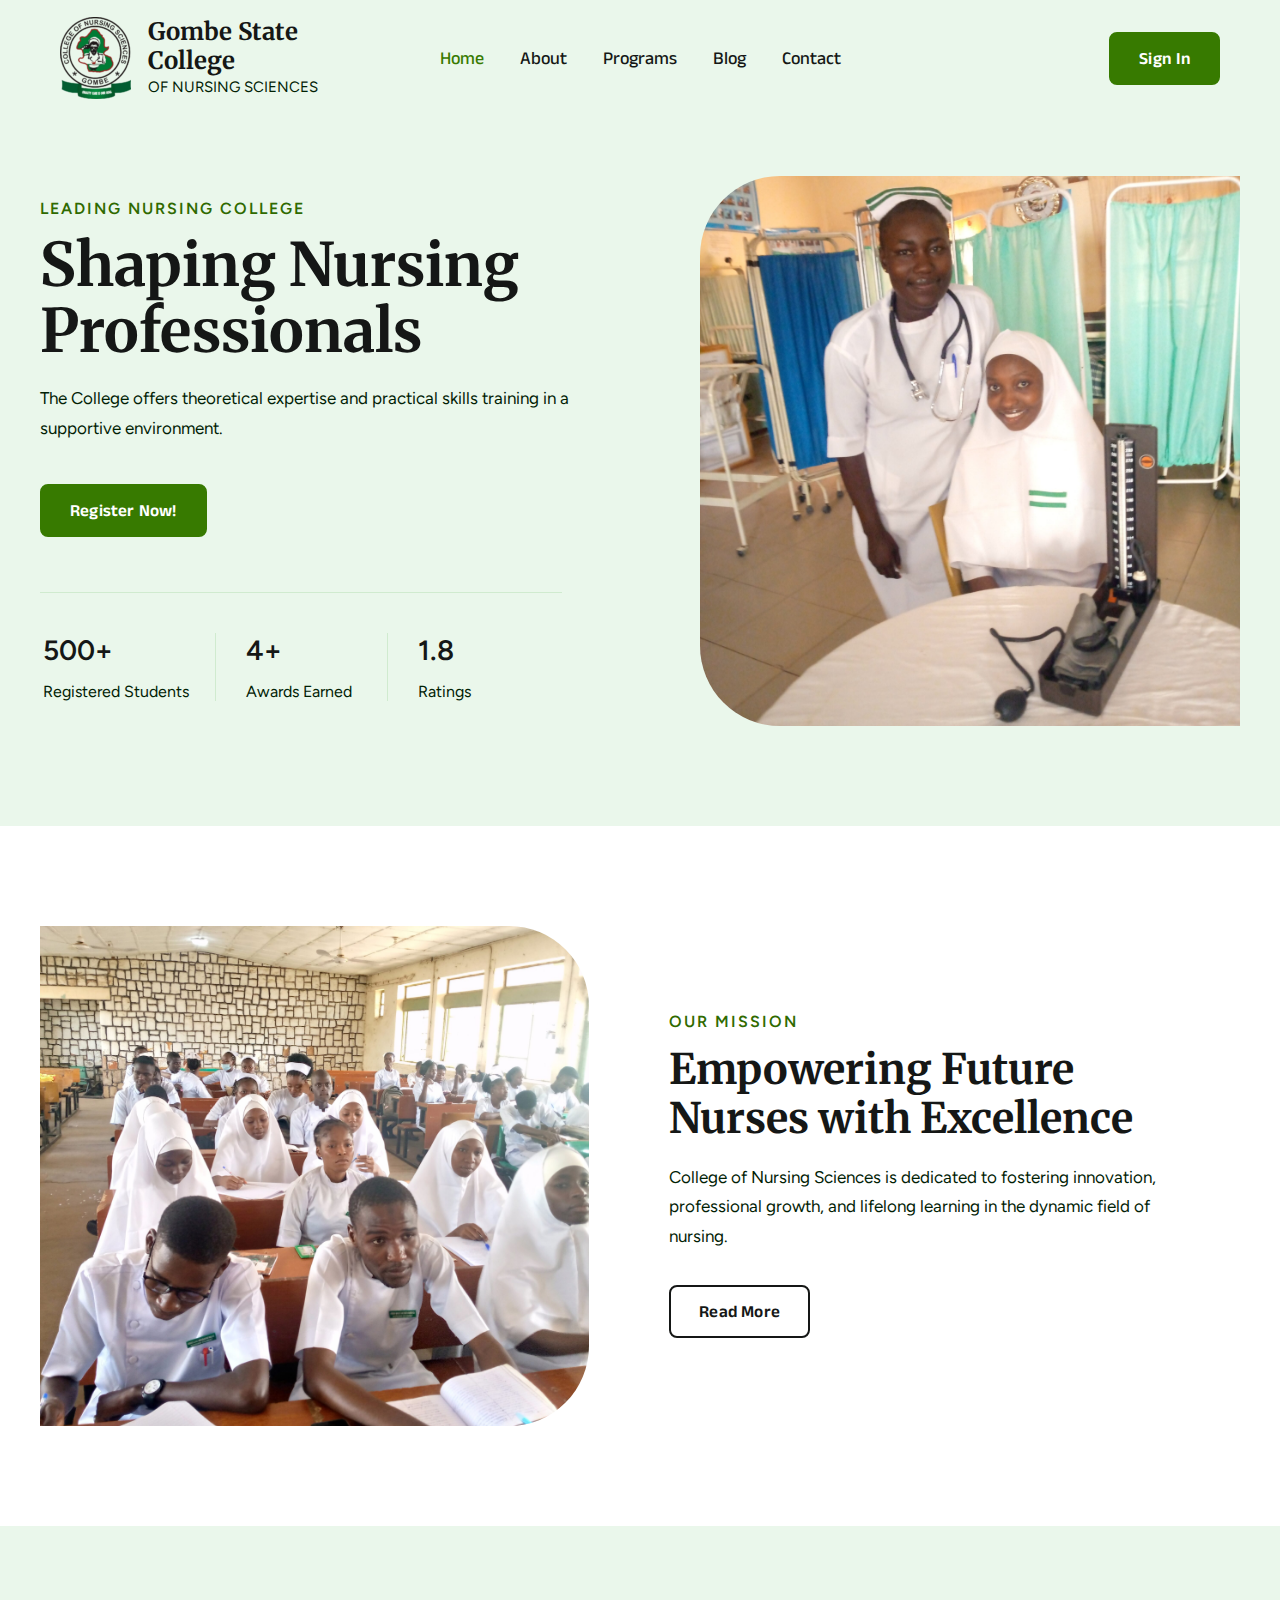
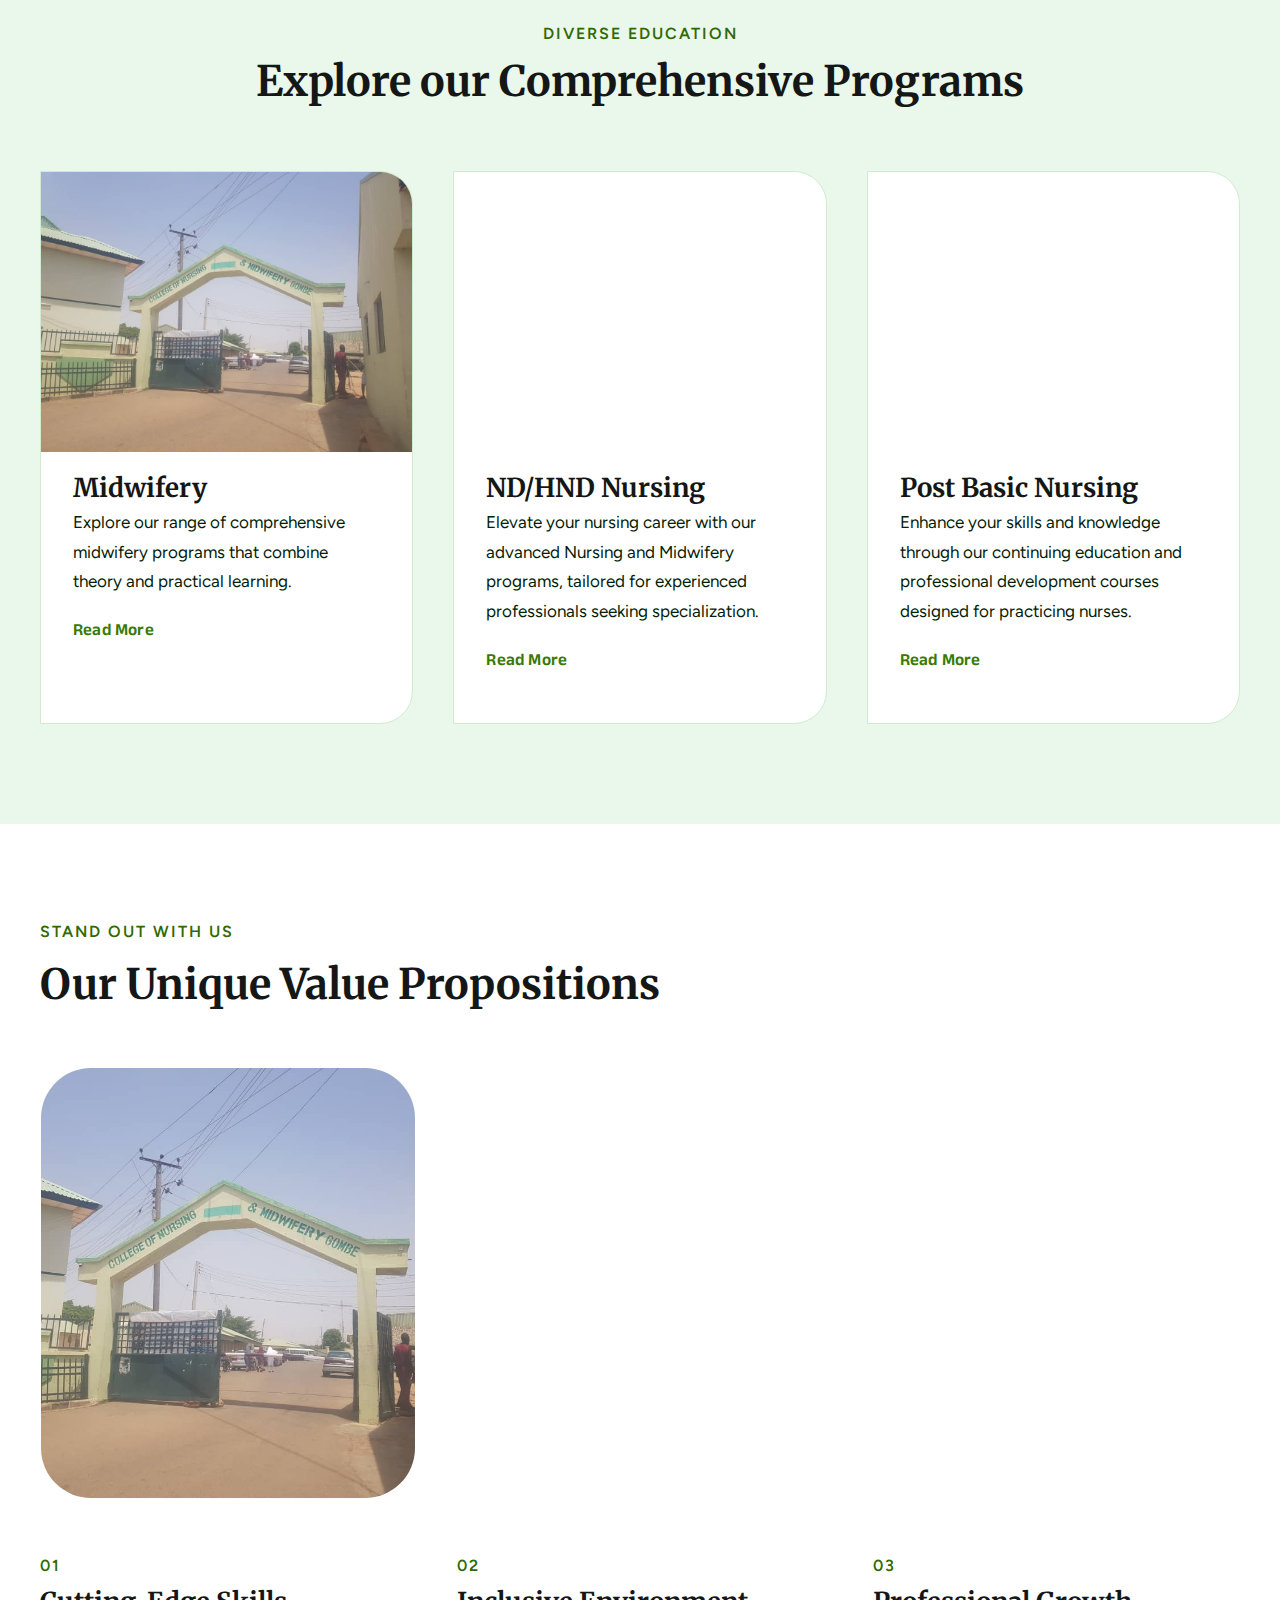
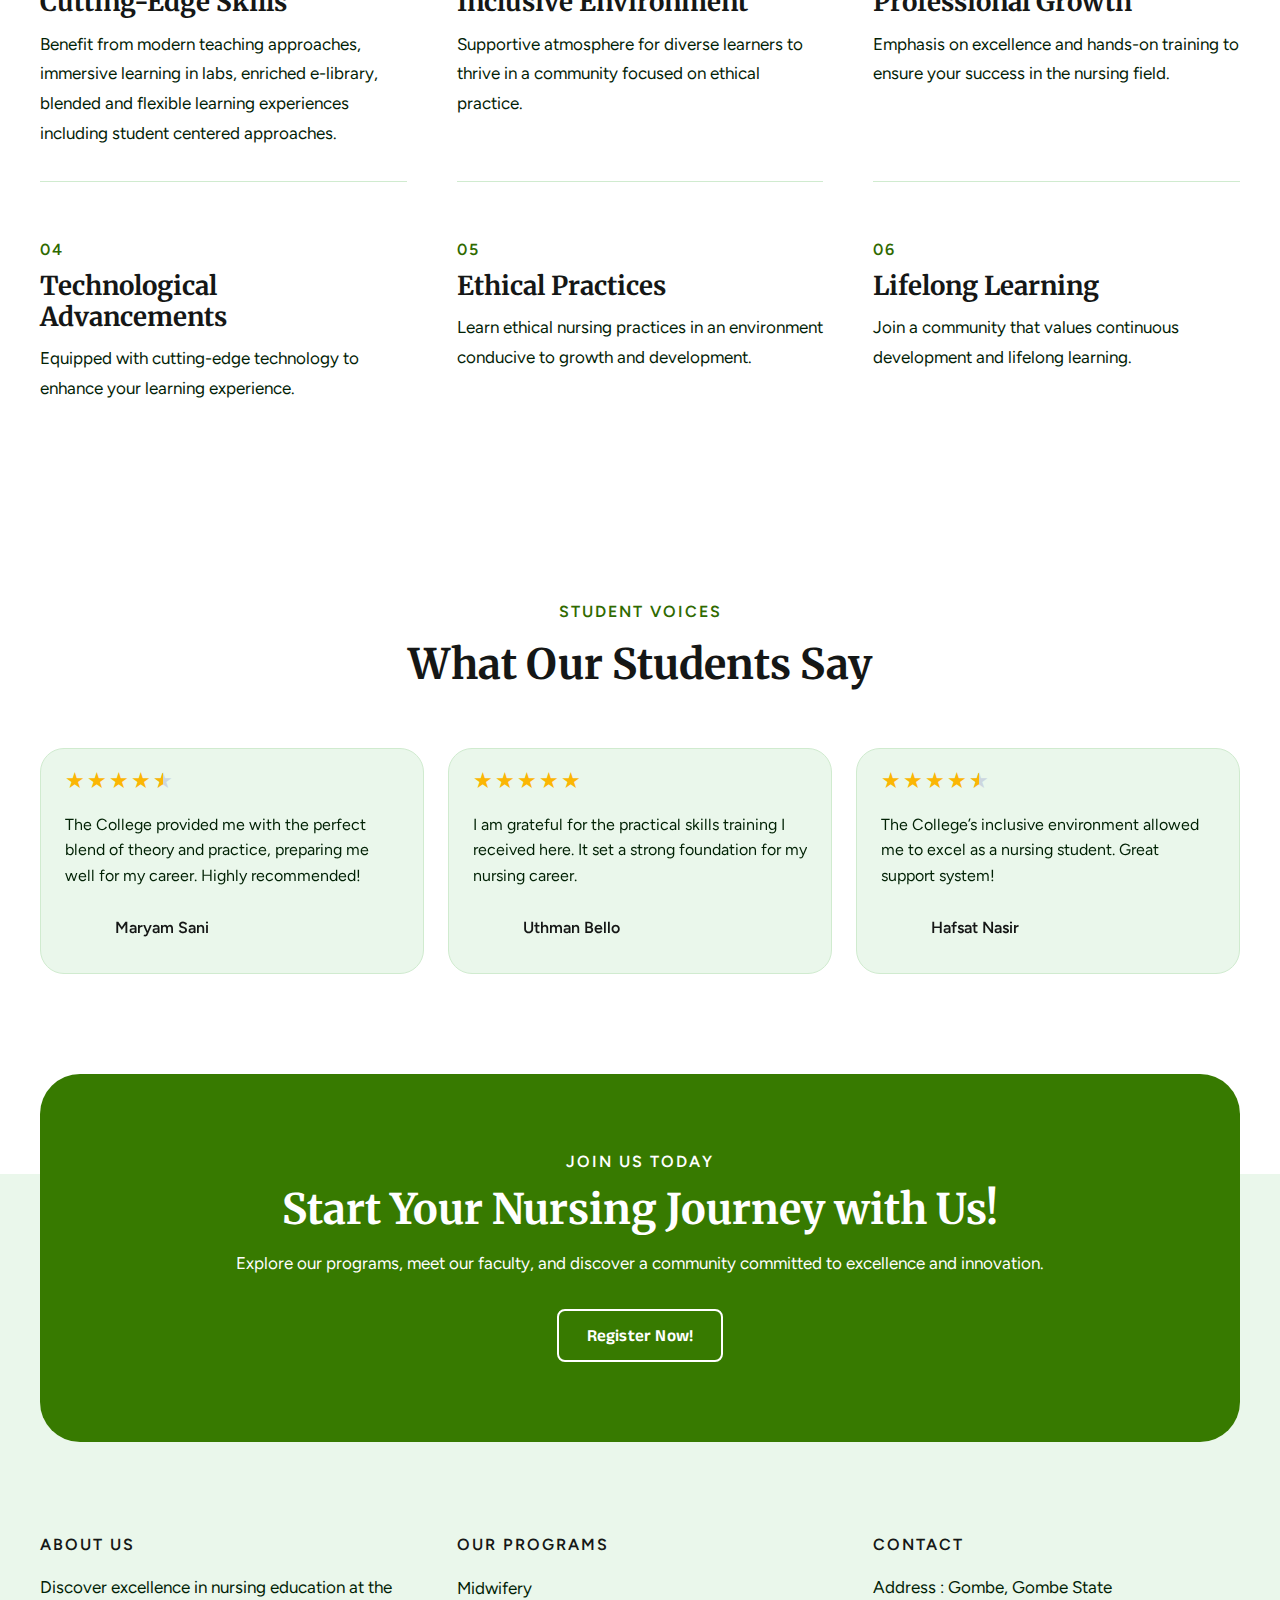
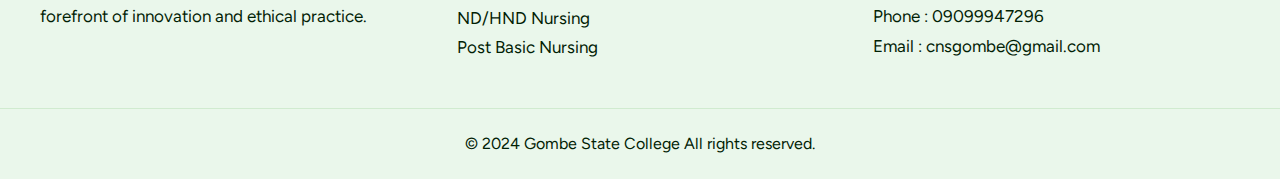
<file: index.html>
<!DOCTYPE html>
<html lang="en-US">
<head>  
<meta charset="UTF-8">
<meta name="viewport" content="width=device-width, initial-scale=1">
<link rel="profile" href="https://gmpg.org/xfn/11">
<title>Gombe State College &#8211; OF NURSING SCIENCES</title>
<meta name='robots' content='max-image-preview:large' />
<link rel='dns-prefetch' href='//fonts.googleapis.com' />
<link rel="alternate" type="application/rss+xml" title="Gombe State College &raquo; Feed" href="http://college-of-nursing-sciences.local/feed/" />
<link rel="alternate" type="application/rss+xml" title="Gombe State College &raquo; Comments Feed" href="http://college-of-nursing-sciences.local/comments/feed/" />
    <script>
    window._wpemojiSettings = {"baseUrl":"https:\/\/s.w.org\/images\/core\/emoji\/15.0.3\/72x72\/","ext":".png","svgUrl":"https:\/\/s.w.org\/images\/core\/emoji\/15.0.3\/svg\/","svgExt":".svg","source":{"concatemoji":"./wp-includes\/js\/wp-emoji-release.min.js?ver=6.5.4"}};
    /*! This file is auto-generated */
    !function(i,n){var o,s,e;function c(e){try{var t={supportTests:e,timestamp:(new Date).valueOf()};sessionStorage.setItem(o,JSON.stringify(t))}catch(e){}}function p(e,t,n){e.clearRect(0,0,e.canvas.width,e.canvas.height),e.fillText(t,0,0);var t=new Uint32Array(e.getImageData(0,0,e.canvas.width,e.canvas.height).data),r=(e.clearRect(0,0,e.canvas.width,e.canvas.height),e.fillText(n,0,0),new Uint32Array(e.getImageData(0,0,e.canvas.width,e.canvas.height).data));return t.every(function(e,t){return e===r[t]})}function u(e,t,n){switch(t){case"flag":return n(e,"\ud83c\udff3\ufe0f\u200d\u26a7\ufe0f","\ud83c\udff3\ufe0f\u200b\u26a7\ufe0f")?!1:!n(e,"\ud83c\uddfa\ud83c\uddf3","\ud83c\uddfa\u200b\ud83c\uddf3")&&!n(e,"\ud83c\udff4\udb40\udc67\udb40\udc62\udb40\udc65\udb40\udc6e\udb40\udc67\udb40\udc7f","\ud83c\udff4\u200b\udb40\udc67\u200b\udb40\udc62\u200b\udb40\udc65\u200b\udb40\udc6e\u200b\udb40\udc67\u200b\udb40\udc7f");case"emoji":return!n(e,"\ud83d\udc26\u200d\u2b1b","\ud83d\udc26\u200b\u2b1b")}return!1}function f(e,t,n){var r="undefined"!=typeof WorkerGlobalScope&&self instanceof WorkerGlobalScope?new OffscreenCanvas(300,150):i.createElement("canvas"),a=r.getContext("2d",{willReadFrequently:!0}),o=(a.textBaseline="top",a.font="600 32px Arial",{});return e.forEach(function(e){o[e]=t(a,e,n)}),o}function t(e){var t=i.createElement("script");t.src=e,t.defer=!0,i.head.appendChild(t)}"undefined"!=typeof Promise&&(o="wpEmojiSettingsSupports",s=["flag","emoji"],n.supports={everything:!0,everythingExceptFlag:!0},e=new Promise(function(e){i.addEventListener("DOMContentLoaded",e,{once:!0})}),new Promise(function(t){var n=function(){try{var e=JSON.parse(sessionStorage.getItem(o));if("object"==typeof e&&"number"==typeof e.timestamp&&(new Date).valueOf()<e.timestamp+604800&&"object"==typeof e.supportTests)return e.supportTests}catch(e){}return null}();if(!n){if("undefined"!=typeof Worker&&"undefined"!=typeof OffscreenCanvas&&"undefined"!=typeof URL&&URL.createObjectURL&&"undefined"!=typeof Blob)try{var e="postMessage("+f.toString()+"("+[JSON.stringify(s),u.toString(),p.toString()].join(",")+"));",r=new Blob([e],{type:"text/javascript"}),a=new Worker(URL.createObjectURL(r),{name:"wpTestEmojiSupports"});return void(a.onmessage=function(e){c(n=e.data),a.terminate(),t(n)})}catch(e){}c(n=f(s,u,p))}t(n)}).then(function(e){for(var t in e)n.supports[t]=e[t],n.supports.everything=n.supports.everything&&n.supports[t],"flag"!==t&&(n.supports.everythingExceptFlag=n.supports.everythingExceptFlag&&n.supports[t]);n.supports.everythingExceptFlag=n.supports.everythingExceptFlag&&!n.supports.flag,n.DOMReady=!1,n.readyCallback=function(){n.DOMReady=!0}}).then(function(){return e}).then(function(){var e;n.supports.everything||(n.readyCallback(),(e=n.source||{}).concatemoji?t(e.concatemoji):e.wpemoji&&e.twemoji&&(t(e.twemoji),t(e.wpemoji)))}))}((window,document),window._wpemojiSettings);
    </script>
<link rel='stylesheet' id='astra-theme-css-css' href='./css/astra-assets-css-minified-main.min.css' media='all' />
<style id='astra-theme-css-inline-css'>
     :root{--ast-post-nav-space:0;--ast-container-default-xlg-padding:3em;--ast-container-default-lg-padding:3em;--ast-container-default-slg-padding:2em;--ast-container-default-md-padding:3em;--ast-container-default-sm-padding:3em;--ast-container-default-xs-padding:2.4em;--ast-container-default-xxs-padding:1.8em;--ast-code-block-background:#ECEFF3;--ast-comment-inputs-background:#F9FAFB;--ast-normal-container-width:1200px;--ast-narrow-container-width:750px;--ast-blog-title-font-weight:normal;--ast-blog-meta-weight:inherit;}html{font-size:106.25%;}a{color:var(--ast-global-color-3);}a:hover,a:focus{color:var(--ast-global-color-1);}body,button,input,select,textarea,.ast-button,.ast-custom-button{font-family:'Figtree',sans-serif;font-weight:400;font-size:17px;font-size:1rem;line-height:var(--ast-body-line-height,1.75em);}blockquote{color:var(--ast-global-color-3);}h1,.entry-content h1,h2,.entry-content h2,h3,.entry-content h3,h4,.entry-content h4,h5,.entry-content h5,h6,.entry-content h6,.site-title,.site-title a{font-family:'Merriweather',serif;font-weight:700;}.ast-site-identity .site-title a{color:var(--ast-global-color-2);}.site-title{font-size:24px;font-size:1.4117647058824rem;display:block;}header .custom-logo-link img{max-width:71px;width:71px;}.astra-logo-svg{width:71px;}.site-header .site-description{font-size:15px;font-size:0.88235294117647rem;display:block;}.entry-title{font-size:26px;font-size:1.5294117647059rem;}.archive .ast-article-post .ast-article-inner,.blog .ast-article-post .ast-article-inner,.archive .ast-article-post .ast-article-inner:hover,.blog .ast-article-post .ast-article-inner:hover{overflow:hidden;}h1,.entry-content h1{font-size:60px;font-size:3.5294117647059rem;font-weight:700;font-family:'Merriweather',serif;line-height:1.1em;letter-spacing:0;}h2,.entry-content h2{font-size:42px;font-size:2.4705882352941rem;font-weight:700;font-family:'Merriweather',serif;line-height:1.16em;}h3,.entry-content h3{font-size:26px;font-size:1.5294117647059rem;font-weight:700;font-family:'Merriweather',serif;line-height:1.2em;}h4,.entry-content h4{font-size:22px;font-size:1.2941176470588rem;line-height:1.5em;font-weight:700;font-family:'Merriweather',serif;}h5,.entry-content h5{font-size:20px;font-size:1.1764705882353rem;line-height:1.33em;font-weight:700;font-family:'Merriweather',serif;}h6,.entry-content h6{font-size:16px;font-size:0.94117647058824rem;line-height:1em;font-weight:700;font-family:'Merriweather',serif;text-transform:uppercase;letter-spacing:2px;}::selection{background-color:var(--ast-global-color-0);color:#ffffff;}body,h1,.entry-title a,.entry-content h1,h2,.entry-content h2,h3,.entry-content h3,h4,.entry-content h4,h5,.entry-content h5,h6,.entry-content h6{color:var(--ast-global-color-3);}.tagcloud a:hover,.tagcloud a:focus,.tagcloud a.current-item{color:#ffffff;border-color:var(--ast-global-color-3);background-color:var(--ast-global-color-3);}input:focus,input[type="text"]:focus,input[type="email"]:focus,input[type="url"]:focus,input[type="password"]:focus,input[type="reset"]:focus,input[type="search"]:focus,textarea:focus{border-color:var(--ast-global-color-3);}input[type="radio"]:checked,input[type=reset],input[type="checkbox"]:checked,input[type="checkbox"]:hover:checked,input[type="checkbox"]:focus:checked,input[type=range]::-webkit-slider-thumb{border-color:var(--ast-global-color-3);background-color:var(--ast-global-color-3);box-shadow:none;}.site-footer a:hover + .post-count,.site-footer a:focus + .post-count{background:var(--ast-global-color-3);border-color:var(--ast-global-color-3);}.single .nav-links .nav-previous,.single .nav-links .nav-next{color:var(--ast-global-color-3);}.entry-meta,.entry-meta *{line-height:1.45;color:var(--ast-global-color-3);}.entry-meta a:not(.ast-button):hover,.entry-meta a:not(.ast-button):hover *,.entry-meta a:not(.ast-button):focus,.entry-meta a:not(.ast-button):focus *,.page-links > .page-link,.page-links .page-link:hover,.post-navigation a:hover{color:var(--ast-global-color-1);}#cat option,.secondary .calendar_wrap thead a,.secondary .calendar_wrap thead a:visited{color:var(--ast-global-color-3);}.secondary .calendar_wrap #today,.ast-progress-val span{background:var(--ast-global-color-3);}.secondary a:hover + .post-count,.secondary a:focus + .post-count{background:var(--ast-global-color-3);border-color:var(--ast-global-color-3);}.calendar_wrap #today > a{color:#ffffff;}.page-links .page-link,.single .post-navigation a{color:var(--ast-global-color-3);}.ast-search-menu-icon .search-form button.search-submit{padding:0 4px;}.ast-search-menu-icon form.search-form{padding-right:0;}.ast-search-menu-icon.slide-search input.search-field{width:0;}.ast-header-search .ast-search-menu-icon.ast-dropdown-active .search-form,.ast-header-search .ast-search-menu-icon.ast-dropdown-active .search-field:focus{transition:all 0.2s;}.search-form input.search-field:focus{outline:none;}.ast-archive-title{color:var(--ast-global-color-2);}.widget-title,.widget .wp-block-heading{font-size:24px;font-size:1.4117647058824rem;color:var(--ast-global-color-2);}.ast-single-post .entry-content a,.ast-comment-content a:not(.ast-comment-edit-reply-wrap a){text-decoration:underline;}.ast-single-post .wp-block-button .wp-block-button__link,.ast-single-post .elementor-button-wrapper .elementor-button,.ast-single-post .entry-content .uagb-tab a,.ast-single-post .entry-content .uagb-ifb-cta a,.ast-single-post .entry-content .wp-block-uagb-buttons a,.ast-single-post .entry-content .uabb-module-content a,.ast-single-post .entry-content .uagb-post-grid a,.ast-single-post .entry-content .uagb-timeline a,.ast-single-post .entry-content .uagb-toc__wrap a,.ast-single-post .entry-content .uagb-taxomony-box a,.ast-single-post .entry-content .woocommerce a,.entry-content .wp-block-latest-posts > li > a,.ast-single-post .entry-content .wp-block-file__button,li.ast-post-filter-single,.ast-single-post .wp-block-buttons .wp-block-button.is-style-outline .wp-block-button__link,.ast-single-post .ast-comment-content .comment-reply-link,.ast-single-post .ast-comment-content .comment-edit-link{text-decoration:none;}.ast-search-menu-icon.slide-search a:focus-visible:focus-visible,.astra-search-icon:focus-visible,#close:focus-visible,a:focus-visible,.ast-menu-toggle:focus-visible,.site .skip-link:focus-visible,.wp-block-loginout input:focus-visible,.wp-block-search.wp-block-search__button-inside .wp-block-search__inside-wrapper,.ast-header-navigation-arrow:focus-visible,.woocommerce .wc-proceed-to-checkout > .checkout-button:focus-visible,.woocommerce .woocommerce-MyAccount-navigation ul li a:focus-visible,.ast-orders-table__row .ast-orders-table__cell:focus-visible,.woocommerce .woocommerce-order-details .order-again > .button:focus-visible,.woocommerce .woocommerce-message a.button.wc-forward:focus-visible,.woocommerce #minus_qty:focus-visible,.woocommerce #plus_qty:focus-visible,a#ast-apply-coupon:focus-visible,.woocommerce .woocommerce-info a:focus-visible,.woocommerce .astra-shop-summary-wrap a:focus-visible,.woocommerce a.wc-forward:focus-visible,#ast-apply-coupon:focus-visible,.woocommerce-js .woocommerce-mini-cart-item a.remove:focus-visible,#close:focus-visible,.button.search-submit:focus-visible,#search_submit:focus,.normal-search:focus-visible,.ast-header-account-wrap:focus-visible{outline-style:dotted;outline-color:inherit;outline-width:thin;}input:focus,input[type="text"]:focus,input[type="email"]:focus,input[type="url"]:focus,input[type="password"]:focus,input[type="reset"]:focus,input[type="search"]:focus,input[type="number"]:focus,textarea:focus,.wp-block-search__input:focus,[data-section="section-header-mobile-trigger"] .ast-button-wrap .ast-mobile-menu-trigger-minimal:focus,.ast-mobile-popup-drawer.active .menu-toggle-close:focus,.woocommerce-ordering select.orderby:focus,#ast-scroll-top:focus,#coupon_code:focus,.woocommerce-page #comment:focus,.woocommerce #reviews #respond input#submit:focus,.woocommerce a.add_to_cart_button:focus,.woocommerce .button.single_add_to_cart_button:focus,.woocommerce .woocommerce-cart-form button:focus,.woocommerce .woocommerce-cart-form__cart-item .quantity .qty:focus,.woocommerce .woocommerce-billing-fields .woocommerce-billing-fields__field-wrapper .woocommerce-input-wrapper > .input-text:focus,.woocommerce #order_comments:focus,.woocommerce #place_order:focus,.woocommerce .woocommerce-address-fields .woocommerce-address-fields__field-wrapper .woocommerce-input-wrapper > .input-text:focus,.woocommerce .woocommerce-MyAccount-content form button:focus,.woocommerce .woocommerce-MyAccount-content .woocommerce-EditAccountForm .woocommerce-form-row .woocommerce-Input.input-text:focus,.woocommerce .ast-woocommerce-container .woocommerce-pagination ul.page-numbers li a:focus,body #content .woocommerce form .form-row .select2-container--default .select2-selection--single:focus,#ast-coupon-code:focus,.woocommerce.woocommerce-js .quantity input[type=number]:focus,.woocommerce-js .woocommerce-mini-cart-item .quantity input[type=number]:focus,.woocommerce p#ast-coupon-trigger:focus{border-style:dotted;border-color:inherit;border-width:thin;}input{outline:none;}.ast-logo-title-inline .site-logo-img{padding-right:1em;}.site-logo-img img{ transition:all 0.2s linear;}.site-logo-img .transparent-custom-logo img,.ast-theme-transparent-header .site-logo-img img{filter:url(#ast-img-color-filter-2);}body .ast-oembed-container *{position:absolute;top:0;width:100%;height:100%;left:0;}body .wp-block-embed-pocket-casts .ast-oembed-container *{position:unset;}.ast-single-post-featured-section + article {margin-top: 2em;}.site-content .ast-single-post-featured-section img {width: 100%;overflow: hidden;object-fit: cover;}.site > .ast-single-related-posts-container {margin-top: 0;}@media (min-width: 922px) {.ast-desktop .ast-container--narrow {max-width: var(--ast-narrow-container-width);margin: 0 auto;}}@media (max-width:921.9px){#ast-desktop-header{display:none;}}@media (min-width:922px){#ast-mobile-header{display:none;}}.wp-block-buttons.aligncenter{justify-content:center;}@media (max-width:921px){.ast-theme-transparent-header #primary,.ast-theme-transparent-header #secondary{padding:0;}}@media (max-width:921px){.ast-plain-container.ast-no-sidebar #primary{padding:0;}}.ast-plain-container.ast-no-sidebar #primary{margin-top:0;margin-bottom:0;}@media (max-width:921px){.ast-separate-container.ast-single-post.ast-right-sidebar #primary,.ast-separate-container.ast-single-post.ast-left-sidebar #primary,.ast-separate-container.ast-single-post #primary,.ast-plain-container #primary,.ast-narrow-container #primary{margin-top:40px;margin-bottom:20px;}.ast-separate-container.ast-single-post.ast-right-sidebar #primary,.ast-separate-container.ast-single-post.ast-left-sidebar #primary,.ast-separate-container.ast-single-post #primary,.ast-plain-container.ast-single-post #primary,.ast-narrow-container.ast-single-post #primary{margin-top:40px;margin-bottom:20px;}}@media (max-width:544px){.ast-separate-container.ast-single-post.ast-right-sidebar #primary,.ast-separate-container.ast-single-post.ast-left-sidebar #primary,.ast-separate-container.ast-single-post #primary,.ast-plain-container.ast-single-post #primary,.ast-narrow-container.ast-single-post #primary{margin-top:30px;margin-bottom:20px;}}@media (max-width:921px){.ast-separate-container #primary,.ast-narrow-container #primary{padding-top:0px;}}@media (max-width:544px){.ast-separate-container #primary,.ast-narrow-container #primary{padding-top:0px;}}@media (max-width:921px){.ast-separate-container #primary,.ast-narrow-container #primary{padding-bottom:0px;}}@media (max-width:544px){.ast-separate-container #primary,.ast-narrow-container #primary{padding-bottom:0px;}}.wp-block-button.is-style-outline .wp-block-button__link{border-color:var(--ast-global-color-0);border-top-width:2px;border-right-width:2px;border-bottom-width:2px;border-left-width:2px;}div.wp-block-button.is-style-outline > .wp-block-button__link:not(.has-text-color),div.wp-block-button.wp-block-button__link.is-style-outline:not(.has-text-color){color:var(--ast-global-color-0);}.wp-block-button.is-style-outline .wp-block-button__link:hover,.wp-block-buttons .wp-block-button.is-style-outline .wp-block-button__link:focus,.wp-block-buttons .wp-block-button.is-style-outline > .wp-block-button__link:not(.has-text-color):hover,.wp-block-buttons .wp-block-button.wp-block-button__link.is-style-outline:not(.has-text-color):hover{color:#ffffff;background-color:var(--ast-global-color-1);border-color:var(--ast-global-color-1);}.post-page-numbers.current .page-link,.ast-pagination .page-numbers.current{color:#ffffff;border-color:var(--ast-global-color-0);background-color:var(--ast-global-color-0);}.wp-block-button.is-style-outline .wp-block-button__link{border-top-width:2px;border-right-width:2px;border-bottom-width:2px;border-left-width:2px;}.wp-block-buttons .wp-block-button.is-style-outline .wp-block-button__link.wp-element-button,.ast-outline-button,.wp-block-uagb-buttons-child .uagb-buttons-repeater.ast-outline-button{border-color:var(--ast-global-color-2);border-top-width:2px;border-right-width:2px;border-bottom-width:2px;border-left-width:2px;font-family:'Anek Latin',sans-serif;font-weight:600;font-size:17px;font-size:1rem;line-height:1em;letter-spacing:0.2px;padding-top:16px;padding-right:28px;padding-bottom:16px;padding-left:28px;border-top-left-radius:8px;border-top-right-radius:8px;border-bottom-right-radius:8px;border-bottom-left-radius:8px;}.wp-block-buttons .wp-block-button.is-style-outline > .wp-block-button__link:not(.has-text-color),.wp-block-buttons .wp-block-button.wp-block-button__link.is-style-outline:not(.has-text-color),.ast-outline-button{color:var(--ast-global-color-2);}.wp-block-button.is-style-outline .wp-block-button__link:hover,.wp-block-buttons .wp-block-button.is-style-outline .wp-block-button__link:focus,.wp-block-buttons .wp-block-button.is-style-outline > .wp-block-button__link:not(.has-text-color):hover,.wp-block-buttons .wp-block-button.wp-block-button__link.is-style-outline:not(.has-text-color):hover,.ast-outline-button:hover,.ast-outline-button:focus,.wp-block-uagb-buttons-child .uagb-buttons-repeater.ast-outline-button:hover,.wp-block-uagb-buttons-child .uagb-buttons-repeater.ast-outline-button:focus{color:#ffffff;background-color:var(--ast-global-color-2);border-color:var(--ast-global-color-2);}@media (max-width:921px){.wp-block-buttons .wp-block-button.is-style-outline .wp-block-button__link.wp-element-button,.ast-outline-button,.wp-block-uagb-buttons-child .uagb-buttons-repeater.ast-outline-button{font-size:16px;font-size:0.94117647058824rem;padding-top:16px;padding-right:26px;padding-bottom:16px;padding-left:26px;border-top-left-radius:8px;border-top-right-radius:8px;border-bottom-right-radius:8px;border-bottom-left-radius:8px;}}@media (max-width:544px){.wp-block-buttons .wp-block-button.is-style-outline .wp-block-button__link.wp-element-button,.ast-outline-button,.wp-block-uagb-buttons-child .uagb-buttons-repeater.ast-outline-button{font-size:14px;font-size:0.82352941176471rem;padding-top:14px;padding-right:24px;padding-bottom:14px;padding-left:24px;border-top-left-radius:8px;border-top-right-radius:8px;border-bottom-right-radius:8px;border-bottom-left-radius:8px;}}.entry-content[ast-blocks-layout] > figure{margin-bottom:1em;}h1.widget-title{font-weight:700;}h2.widget-title{font-weight:700;}h3.widget-title{font-weight:700;}#page{display:flex;flex-direction:column;min-height:100vh;}.ast-404-layout-1 h1.page-title{color:var(--ast-global-color-2);}.single .post-navigation a{line-height:1em;height:inherit;}.error-404 .page-sub-title{font-size:1.5rem;font-weight:inherit;}.search .site-content .content-area .search-form{margin-bottom:0;}#page .site-content{flex-grow:1;}.widget{margin-bottom:1.25em;}#secondary li{line-height:1.5em;}#secondary .wp-block-group h2{margin-bottom:0.7em;}#secondary h2{font-size:1.7rem;}.ast-separate-container .ast-article-post,.ast-separate-container .ast-article-single,.ast-separate-container .comment-respond{padding:3em;}.ast-separate-container .ast-article-single .ast-article-single{padding:0;}.ast-article-single .wp-block-post-template-is-layout-grid{padding-left:0;}.ast-separate-container .comments-title,.ast-narrow-container .comments-title{padding:1.5em 2em;}.ast-page-builder-template .comment-form-textarea,.ast-comment-formwrap .ast-grid-common-col{padding:0;}.ast-comment-formwrap{padding:0;display:inline-flex;column-gap:20px;width:100%;margin-left:0;margin-right:0;}.comments-area textarea#comment:focus,.comments-area textarea#comment:active,.comments-area .ast-comment-formwrap input[type="text"]:focus,.comments-area .ast-comment-formwrap input[type="text"]:active {box-shadow:none;outline:none;}.archive.ast-page-builder-template .entry-header{margin-top:2em;}.ast-page-builder-template .ast-comment-formwrap{width:100%;}.entry-title{margin-bottom:0.5em;}.ast-archive-description p{font-size:inherit;font-weight:inherit;line-height:inherit;}.ast-separate-container .ast-comment-list li.depth-1,.hentry{margin-bottom:2em;}@media (min-width:921px){.ast-left-sidebar.ast-page-builder-template #secondary,.archive.ast-right-sidebar.ast-page-builder-template .site-main{padding-left:20px;padding-right:20px;}}@media (max-width:544px){.ast-comment-formwrap.ast-row{column-gap:10px;display:inline-block;}#ast-commentform .ast-grid-common-col{position:relative;width:100%;}}@media (min-width:1201px){.ast-separate-container .ast-article-post,.ast-separate-container .ast-article-single,.ast-separate-container .ast-author-box,.ast-separate-container .ast-404-layout-1,.ast-separate-container .no-results{padding:3em;}}@media (max-width:921px){.ast-separate-container #primary,.ast-separate-container #secondary{padding:1.5em 0;}#primary,#secondary{padding:1.5em 0;margin:0;}.ast-left-sidebar #content > .ast-container{display:flex;flex-direction:column-reverse;width:100%;}}@media (min-width:922px){.ast-separate-container.ast-right-sidebar #primary,.ast-separate-container.ast-left-sidebar #primary{border:0;}.search-no-results.ast-separate-container #primary{margin-bottom:4em;}}.wp-block-button .wp-block-button__link{color:#ffffff;}.wp-block-button .wp-block-button__link:hover,.wp-block-button .wp-block-button__link:focus{color:#ffffff;background-color:var(--ast-global-color-1);border-color:var(--ast-global-color-1);}.wp-block-button .wp-block-button__link,.wp-block-search .wp-block-search__button,body .wp-block-file .wp-block-file__button{border-style:solid;border-top-width:2px;border-right-width:2px;border-left-width:2px;border-bottom-width:2px;border-color:var(--ast-global-color-0);background-color:var(--ast-global-color-0);color:#ffffff;font-family:'Anek Latin',sans-serif;font-weight:600;line-height:1em;letter-spacing:0.2px;font-size:17px;font-size:1rem;border-top-left-radius:8px;border-top-right-radius:8px;border-bottom-right-radius:8px;border-bottom-left-radius:8px;padding-top:16px;padding-right:28px;padding-bottom:16px;padding-left:28px;}@media (max-width:921px){.wp-block-button .wp-block-button__link,.wp-block-search .wp-block-search__button,body .wp-block-file .wp-block-file__button{font-size:16px;font-size:0.94117647058824rem;padding-top:16px;padding-right:26px;padding-bottom:16px;padding-left:26px;border-top-left-radius:8px;border-top-right-radius:8px;border-bottom-right-radius:8px;border-bottom-left-radius:8px;}}@media (max-width:544px){.wp-block-button .wp-block-button__link,.wp-block-search .wp-block-search__button,body .wp-block-file .wp-block-file__button{font-size:14px;font-size:0.82352941176471rem;padding-top:14px;padding-right:24px;padding-bottom:14px;padding-left:24px;border-top-left-radius:8px;border-top-right-radius:8px;border-bottom-right-radius:8px;border-bottom-left-radius:8px;}}.menu-toggle,button,.ast-button,.ast-custom-button,.button,input#submit,input[type="button"],input[type="submit"],input[type="reset"],form[CLASS*="wp-block-search__"].wp-block-search .wp-block-search__inside-wrapper .wp-block-search__button,body .wp-block-file .wp-block-file__button,.search .search-submit,.woocommerce-js a.button,.woocommerce button.button,.woocommerce .woocommerce-message a.button,.woocommerce #respond input#submit.alt,.woocommerce input.button.alt,.woocommerce input.button,.woocommerce input.button:disabled,.woocommerce input.button:disabled[disabled],.woocommerce input.button:disabled:hover,.woocommerce input.button:disabled[disabled]:hover,.woocommerce #respond input#submit,.woocommerce button.button.alt.disabled,.wc-block-grid__products .wc-block-grid__product .wp-block-button__link,.wc-block-grid__product-onsale,[CLASS*="wc-block"] button,.woocommerce-js .astra-cart-drawer .astra-cart-drawer-content .woocommerce-mini-cart__buttons .button:not(.checkout):not(.ast-continue-shopping),.woocommerce-js .astra-cart-drawer .astra-cart-drawer-content .woocommerce-mini-cart__buttons a.checkout,.woocommerce button.button.alt.disabled.wc-variation-selection-needed,[CLASS*="wc-block"] .wc-block-components-button{border-style:solid;border-top-width:2px;border-right-width:2px;border-left-width:2px;border-bottom-width:2px;color:#ffffff;border-color:var(--ast-global-color-0);background-color:var(--ast-global-color-0);padding-top:16px;padding-right:28px;padding-bottom:16px;padding-left:28px;font-family:'Anek Latin',sans-serif;font-weight:600;font-size:17px;font-size:1rem;line-height:1em;letter-spacing:0.2px;border-top-left-radius:8px;border-top-right-radius:8px;border-bottom-right-radius:8px;border-bottom-left-radius:8px;}button:focus,.menu-toggle:hover,button:hover,.ast-button:hover,.ast-custom-button:hover .button:hover,.ast-custom-button:hover ,input[type=reset]:hover,input[type=reset]:focus,input#submit:hover,input#submit:focus,input[type="button"]:hover,input[type="button"]:focus,input[type="submit"]:hover,input[type="submit"]:focus,form[CLASS*="wp-block-search__"].wp-block-search .wp-block-search__inside-wrapper .wp-block-search__button:hover,form[CLASS*="wp-block-search__"].wp-block-search .wp-block-search__inside-wrapper .wp-block-search__button:focus,body .wp-block-file .wp-block-file__button:hover,body .wp-block-file .wp-block-file__button:focus,.woocommerce-js a.button:hover,.woocommerce button.button:hover,.woocommerce .woocommerce-message a.button:hover,.woocommerce #respond input#submit:hover,.woocommerce #respond input#submit.alt:hover,.woocommerce input.button.alt:hover,.woocommerce input.button:hover,.woocommerce button.button.alt.disabled:hover,.wc-block-grid__products .wc-block-grid__product .wp-block-button__link:hover,[CLASS*="wc-block"] button:hover,.woocommerce-js .astra-cart-drawer .astra-cart-drawer-content .woocommerce-mini-cart__buttons .button:not(.checkout):not(.ast-continue-shopping):hover,.woocommerce-js .astra-cart-drawer .astra-cart-drawer-content .woocommerce-mini-cart__buttons a.checkout:hover,.woocommerce button.button.alt.disabled.wc-variation-selection-needed:hover,[CLASS*="wc-block"] .wc-block-components-button:hover,[CLASS*="wc-block"] .wc-block-components-button:focus{color:#ffffff;background-color:var(--ast-global-color-1);border-color:var(--ast-global-color-1);}form[CLASS*="wp-block-search__"].wp-block-search .wp-block-search__inside-wrapper .wp-block-search__button.has-icon{padding-top:calc(16px - 3px);padding-right:calc(28px - 3px);padding-bottom:calc(16px - 3px);padding-left:calc(28px - 3px);}@media (max-width:921px){.menu-toggle,button,.ast-button,.ast-custom-button,.button,input#submit,input[type="button"],input[type="submit"],input[type="reset"],form[CLASS*="wp-block-search__"].wp-block-search .wp-block-search__inside-wrapper .wp-block-search__button,body .wp-block-file .wp-block-file__button,.search .search-submit,.woocommerce-js a.button,.woocommerce button.button,.woocommerce .woocommerce-message a.button,.woocommerce #respond input#submit.alt,.woocommerce input.button.alt,.woocommerce input.button,.woocommerce input.button:disabled,.woocommerce input.button:disabled[disabled],.woocommerce input.button:disabled:hover,.woocommerce input.button:disabled[disabled]:hover,.woocommerce #respond input#submit,.woocommerce button.button.alt.disabled,.wc-block-grid__products .wc-block-grid__product .wp-block-button__link,.wc-block-grid__product-onsale,[CLASS*="wc-block"] button,.woocommerce-js .astra-cart-drawer .astra-cart-drawer-content .woocommerce-mini-cart__buttons .button:not(.checkout):not(.ast-continue-shopping),.woocommerce-js .astra-cart-drawer .astra-cart-drawer-content .woocommerce-mini-cart__buttons a.checkout,.woocommerce button.button.alt.disabled.wc-variation-selection-needed,[CLASS*="wc-block"] .wc-block-components-button{padding-top:16px;padding-right:26px;padding-bottom:16px;padding-left:26px;font-size:16px;font-size:0.94117647058824rem;border-top-left-radius:8px;border-top-right-radius:8px;border-bottom-right-radius:8px;border-bottom-left-radius:8px;}}@media (max-width:544px){.menu-toggle,button,.ast-button,.ast-custom-button,.button,input#submit,input[type="button"],input[type="submit"],input[type="reset"],form[CLASS*="wp-block-search__"].wp-block-search .wp-block-search__inside-wrapper .wp-block-search__button,body .wp-block-file .wp-block-file__button,.search .search-submit,.woocommerce-js a.button,.woocommerce button.button,.woocommerce .woocommerce-message a.button,.woocommerce #respond input#submit.alt,.woocommerce input.button.alt,.woocommerce input.button,.woocommerce input.button:disabled,.woocommerce input.button:disabled[disabled],.woocommerce input.button:disabled:hover,.woocommerce input.button:disabled[disabled]:hover,.woocommerce #respond input#submit,.woocommerce button.button.alt.disabled,.wc-block-grid__products .wc-block-grid__product .wp-block-button__link,.wc-block-grid__product-onsale,[CLASS*="wc-block"] button,.woocommerce-js .astra-cart-drawer .astra-cart-drawer-content .woocommerce-mini-cart__buttons .button:not(.checkout):not(.ast-continue-shopping),.woocommerce-js .astra-cart-drawer .astra-cart-drawer-content .woocommerce-mini-cart__buttons a.checkout,.woocommerce button.button.alt.disabled.wc-variation-selection-needed,[CLASS*="wc-block"] .wc-block-components-button{padding-top:14px;padding-right:24px;padding-bottom:14px;padding-left:24px;font-size:14px;font-size:0.82352941176471rem;border-top-left-radius:8px;border-top-right-radius:8px;border-bottom-right-radius:8px;border-bottom-left-radius:8px;}}@media (max-width:921px){.menu-toggle,button,.ast-button,.button,input#submit,input[type="button"],input[type="submit"],input[type="reset"]{font-size:16px;font-size:0.94117647058824rem;}.ast-mobile-header-stack .main-header-bar .ast-search-menu-icon{display:inline-block;}.ast-header-break-point.ast-header-custom-item-outside .ast-mobile-header-stack .main-header-bar .ast-search-icon{margin:0;}.ast-comment-avatar-wrap img{max-width:2.5em;}.ast-comment-meta{padding:0 1.8888em 1.3333em;}.ast-separate-container .ast-comment-list li.depth-1{padding:1.5em 2.14em;}.ast-separate-container .comment-respond{padding:2em 2.14em;}}@media (min-width:544px){.ast-container{max-width:100%;}}@media (max-width:544px){.ast-separate-container .ast-article-post,.ast-separate-container .ast-article-single,.ast-separate-container .comments-title,.ast-separate-container .ast-archive-description{padding:1.5em 1em;}.ast-separate-container #content .ast-container{padding-left:0.54em;padding-right:0.54em;}.ast-separate-container .ast-comment-list .bypostauthor{padding:.5em;}.ast-search-menu-icon.ast-dropdown-active .search-field{width:170px;}.menu-toggle,button,.ast-button,.button,input#submit,input[type="button"],input[type="submit"],input[type="reset"]{font-size:14px;font-size:0.82352941176471rem;}}.ast-separate-container{background-color:var(--ast-global-color-5);;background-image:none;;}@media (max-width:921px){.site-title{font-size:24px;font-size:1.4117647058824rem;display:block;}.site-header .site-description{display:block;}.entry-title{font-size:24px;font-size:1.4117647058824rem;}h1,.entry-content h1{font-size:44px;}h2,.entry-content h2{font-size:38px;}h3,.entry-content h3{font-size:26px;}h4,.entry-content h4{font-size:22px;font-size:1.2941176470588rem;}h5,.entry-content h5{font-size:18px;font-size:1.0588235294118rem;}h6,.entry-content h6{font-size:16px;font-size:0.94117647058824rem;}.astra-logo-svg{width:45px;}.astra-logo-svg:not(.sticky-custom-logo .astra-logo-svg,.transparent-custom-logo .astra-logo-svg,.advanced-header-logo .astra-logo-svg){height:40px;}header .custom-logo-link img,.ast-header-break-point .site-logo-img .custom-mobile-logo-link img{max-width:45px;width:45px;}body,.ast-separate-container{background-color:var(--ast-global-color-5);;background-image:none;;}}@media (max-width:544px){.site-title{font-size:20px;font-size:1.1764705882353rem;display:block;}.site-header .site-description{display:block;}.entry-title{font-size:24px;font-size:1.4117647058824rem;}h1,.entry-content h1{font-size:40px;}h2,.entry-content h2{font-size:32px;}h3,.entry-content h3{font-size:22px;}h4,.entry-content h4{font-size:20px;font-size:1.1764705882353rem;}h5,.entry-content h5{font-size:18px;font-size:1.0588235294118rem;}h6,.entry-content h6{font-size:14px;font-size:0.82352941176471rem;}header .custom-logo-link img,.ast-header-break-point .site-branding img,.ast-header-break-point .custom-logo-link img{max-width:40px;width:40px;}.astra-logo-svg{width:40px;}.astra-logo-svg:not(.sticky-custom-logo .astra-logo-svg,.transparent-custom-logo .astra-logo-svg,.advanced-header-logo .astra-logo-svg){height:36px;}.ast-header-break-point .site-logo-img .custom-mobile-logo-link img{max-width:40px;}body,.ast-separate-container{background-color:var(--ast-global-color-5);;background-image:none;;}}@media (max-width:921px){html{font-size:96.9%;}}@media (max-width:544px){html{font-size:96.9%;}}@media (min-width:922px){.ast-container{max-width:1240px;}}@media (min-width:922px){.site-content .ast-container{display:flex;}}@media (max-width:921px){.site-content .ast-container{flex-direction:column;}}@media (min-width:922px){.main-header-menu .sub-menu .menu-item.ast-left-align-sub-menu:hover > .sub-menu,.main-header-menu .sub-menu .menu-item.ast-left-align-sub-menu.focus > .sub-menu{margin-left:-0px;}}.entry-content li > p{margin-bottom:0;}.site .comments-area{padding-top:2em;padding-bottom:3em;}.wp-block-file {display: flex;align-items: center;flex-wrap: wrap;justify-content: space-between;}.wp-block-pullquote {border: none;}.wp-block-pullquote blockquote::before {content: "\201D";font-family: "Helvetica",sans-serif;display: flex;transform: rotate( 180deg );font-size: 6rem;font-style: normal;line-height: 1;font-weight: bold;align-items: center;justify-content: center;}.has-text-align-right > blockquote::before {justify-content: flex-start;}.has-text-align-left > blockquote::before {justify-content: flex-end;}figure.wp-block-pullquote.is-style-solid-color blockquote {max-width: 100%;text-align: inherit;}html body {--wp--custom--ast-default-block-top-padding: 100px;--wp--custom--ast-default-block-right-padding: 80px;--wp--custom--ast-default-block-bottom-padding: 100px;--wp--custom--ast-default-block-left-padding: 80px;--wp--custom--ast-container-width: 1200px;--wp--custom--ast-content-width-size: 1200px;--wp--custom--ast-wide-width-size: calc(1200px + var(--wp--custom--ast-default-block-left-padding) + var(--wp--custom--ast-default-block-right-padding));}.ast-narrow-container {--wp--custom--ast-content-width-size: 750px;--wp--custom--ast-wide-width-size: 750px;}@media(max-width: 921px) {html body {--wp--custom--ast-default-block-top-padding: 50px;--wp--custom--ast-default-block-right-padding: 50px;--wp--custom--ast-default-block-bottom-padding: 50px;--wp--custom--ast-default-block-left-padding: 50px;}}@media(max-width: 544px) {html body {--wp--custom--ast-default-block-top-padding: 50px;--wp--custom--ast-default-block-right-padding: 30px;--wp--custom--ast-default-block-bottom-padding: 50px;--wp--custom--ast-default-block-left-padding: 30px;}}.entry-content > .wp-block-group,.entry-content > .wp-block-cover,.entry-content > .wp-block-columns {padding-top: var(--wp--custom--ast-default-block-top-padding);padding-right: var(--wp--custom--ast-default-block-right-padding);padding-bottom: var(--wp--custom--ast-default-block-bottom-padding);padding-left: var(--wp--custom--ast-default-block-left-padding);}.ast-plain-container.ast-no-sidebar .entry-content > .alignfull,.ast-page-builder-template .ast-no-sidebar .entry-content > .alignfull {margin-left: calc( -50vw + 50%);margin-right: calc( -50vw + 50%);max-width: 100vw;width: 100vw;}.ast-plain-container.ast-no-sidebar .entry-content .alignfull .alignfull,.ast-page-builder-template.ast-no-sidebar .entry-content .alignfull .alignfull,.ast-plain-container.ast-no-sidebar .entry-content .alignfull .alignwide,.ast-page-builder-template.ast-no-sidebar .entry-content .alignfull .alignwide,.ast-plain-container.ast-no-sidebar .entry-content .alignwide .alignfull,.ast-page-builder-template.ast-no-sidebar .entry-content .alignwide .alignfull,.ast-plain-container.ast-no-sidebar .entry-content .alignwide .alignwide,.ast-page-builder-template.ast-no-sidebar .entry-content .alignwide .alignwide,.ast-plain-container.ast-no-sidebar .entry-content .wp-block-column .alignfull,.ast-page-builder-template.ast-no-sidebar .entry-content .wp-block-column .alignfull,.ast-plain-container.ast-no-sidebar .entry-content .wp-block-column .alignwide,.ast-page-builder-template.ast-no-sidebar .entry-content .wp-block-column .alignwide {margin-left: auto;margin-right: auto;width: 100%;}[ast-blocks-layout] .wp-block-separator:not(.is-style-dots) {height: 0;}[ast-blocks-layout] .wp-block-separator {margin: 20px auto;}[ast-blocks-layout] .wp-block-separator:not(.is-style-wide):not(.is-style-dots) {max-width: 100px;}[ast-blocks-layout] .wp-block-separator.has-background {padding: 0;}.entry-content[ast-blocks-layout] > * {max-width: var(--wp--custom--ast-content-width-size);margin-left: auto;margin-right: auto;}.entry-content[ast-blocks-layout] > .alignwide {max-width: var(--wp--custom--ast-wide-width-size);}.entry-content[ast-blocks-layout] .alignfull {max-width: none;}.entry-content .wp-block-columns {margin-bottom: 0;}blockquote {margin: 1.5em;border-color: rgba(0,0,0,0.05);}.wp-block-quote:not(.has-text-align-right):not(.has-text-align-center) {border-left: 5px solid rgba(0,0,0,0.05);}.has-text-align-right > blockquote,blockquote.has-text-align-right {border-right: 5px solid rgba(0,0,0,0.05);}.has-text-align-left > blockquote,blockquote.has-text-align-left {border-left: 5px solid rgba(0,0,0,0.05);}.wp-block-site-tagline,.wp-block-latest-posts .read-more {margin-top: 15px;}.wp-block-loginout p label {display: block;}.wp-block-loginout p:not(.login-remember):not(.login-submit) input {width: 100%;}.wp-block-loginout input:focus {border-color: transparent;}.wp-block-loginout input:focus {outline: thin dotted;}.entry-content .wp-block-media-text .wp-block-media-text__content {padding: 0 0 0 8%;}.entry-content .wp-block-media-text.has-media-on-the-right .wp-block-media-text__content {padding: 0 8% 0 0;}.entry-content .wp-block-media-text.has-background .wp-block-media-text__content {padding: 8%;}.entry-content .wp-block-cover:not([class*="background-color"]) .wp-block-cover__inner-container,.entry-content .wp-block-cover:not([class*="background-color"]) .wp-block-cover-image-text,.entry-content .wp-block-cover:not([class*="background-color"]) .wp-block-cover-text,.entry-content .wp-block-cover-image:not([class*="background-color"]) .wp-block-cover__inner-container,.entry-content .wp-block-cover-image:not([class*="background-color"]) .wp-block-cover-image-text,.entry-content .wp-block-cover-image:not([class*="background-color"]) .wp-block-cover-text {color: var(--ast-global-color-5);}.wp-block-loginout .login-remember input {width: 1.1rem;height: 1.1rem;margin: 0 5px 4px 0;vertical-align: middle;}.wp-block-latest-posts > li > *:first-child,.wp-block-latest-posts:not(.is-grid) > li:first-child {margin-top: 0;}.wp-block-search__inside-wrapper .wp-block-search__input {padding: 0 10px;color: var(--ast-global-color-3);background: var(--ast-global-color-5);border-color: var(--ast-border-color);}.wp-block-latest-posts .read-more {margin-bottom: 1.5em;}.wp-block-search__no-button .wp-block-search__inside-wrapper .wp-block-search__input {padding-top: 5px;padding-bottom: 5px;}.wp-block-latest-posts .wp-block-latest-posts__post-date,.wp-block-latest-posts .wp-block-latest-posts__post-author {font-size: 1rem;}.wp-block-latest-posts > li > *,.wp-block-latest-posts:not(.is-grid) > li {margin-top: 12px;margin-bottom: 12px;}.ast-page-builder-template .entry-content[ast-blocks-layout] > *,.ast-page-builder-template .entry-content[ast-blocks-layout] > .alignfull > * {max-width: none;}.ast-page-builder-template .entry-content[ast-blocks-layout] > .alignwide > * {max-width: var(--wp--custom--ast-wide-width-size);}.ast-page-builder-template .entry-content[ast-blocks-layout] > .inherit-container-width > *,.ast-page-builder-template .entry-content[ast-blocks-layout] > * > *,.entry-content[ast-blocks-layout] > .wp-block-cover .wp-block-cover__inner-container {max-width: var(--wp--custom--ast-content-width-size);margin-left: auto;margin-right: auto;}.entry-content[ast-blocks-layout] .wp-block-cover:not(.alignleft):not(.alignright) {width: auto;}@media(max-width: 1200px) {.ast-separate-container .entry-content > .alignfull,.ast-separate-container .entry-content[ast-blocks-layout] > .alignwide,.ast-plain-container .entry-content[ast-blocks-layout] > .alignwide,.ast-plain-container .entry-content .alignfull {margin-left: calc(-1 * min(var(--ast-container-default-xlg-padding),20px)) ;margin-right: calc(-1 * min(var(--ast-container-default-xlg-padding),20px));}}@media(min-width: 1201px) {.ast-separate-container .entry-content > .alignfull {margin-left: calc(-1 * var(--ast-container-default-xlg-padding) );margin-right: calc(-1 * var(--ast-container-default-xlg-padding) );}.ast-separate-container .entry-content[ast-blocks-layout] > .alignwide,.ast-plain-container .entry-content[ast-blocks-layout] > .alignwide {margin-left: calc(-1 * var(--wp--custom--ast-default-block-left-padding) );margin-right: calc(-1 * var(--wp--custom--ast-default-block-right-padding) );}}@media(min-width: 921px) {.ast-separate-container .entry-content .wp-block-group.alignwide:not(.inherit-container-width) > :where(:not(.alignleft):not(.alignright)),.ast-plain-container .entry-content .wp-block-group.alignwide:not(.inherit-container-width) > :where(:not(.alignleft):not(.alignright)) {max-width: calc( var(--wp--custom--ast-content-width-size) + 80px );}.ast-plain-container.ast-right-sidebar .entry-content[ast-blocks-layout] .alignfull,.ast-plain-container.ast-left-sidebar .entry-content[ast-blocks-layout] .alignfull {margin-left: -60px;margin-right: -60px;}}@media(min-width: 544px) {.entry-content > .alignleft {margin-right: 20px;}.entry-content > .alignright {margin-left: 20px;}}@media (max-width:544px){.wp-block-columns .wp-block-column:not(:last-child){margin-bottom:20px;}.wp-block-latest-posts{margin:0;}}@media( max-width: 600px ) {.entry-content .wp-block-media-text .wp-block-media-text__content,.entry-content .wp-block-media-text.has-media-on-the-right .wp-block-media-text__content {padding: 8% 0 0;}.entry-content .wp-block-media-text.has-background .wp-block-media-text__content {padding: 8%;}}.ast-narrow-container .site-content .wp-block-uagb-image--align-full .wp-block-uagb-image__figure {max-width: 100%;margin-left: auto;margin-right: auto;}.entry-content ul,.entry-content ol {padding: revert;margin: revert;}:root .has-ast-global-color-0-color{color:var(--ast-global-color-0);}:root .has-ast-global-color-0-background-color{background-color:var(--ast-global-color-0);}:root .wp-block-button .has-ast-global-color-0-color{color:var(--ast-global-color-0);}:root .wp-block-button .has-ast-global-color-0-background-color{background-color:var(--ast-global-color-0);}:root .has-ast-global-color-1-color{color:var(--ast-global-color-1);}:root .has-ast-global-color-1-background-color{background-color:var(--ast-global-color-1);}:root .wp-block-button .has-ast-global-color-1-color{color:var(--ast-global-color-1);}:root .wp-block-button .has-ast-global-color-1-background-color{background-color:var(--ast-global-color-1);}:root .has-ast-global-color-2-color{color:var(--ast-global-color-2);}:root .has-ast-global-color-2-background-color{background-color:var(--ast-global-color-2);}:root .wp-block-button .has-ast-global-color-2-color{color:var(--ast-global-color-2);}:root .wp-block-button .has-ast-global-color-2-background-color{background-color:var(--ast-global-color-2);}:root .has-ast-global-color-3-color{color:var(--ast-global-color-3);}:root .has-ast-global-color-3-background-color{background-color:var(--ast-global-color-3);}:root .wp-block-button .has-ast-global-color-3-color{color:var(--ast-global-color-3);}:root .wp-block-button .has-ast-global-color-3-background-color{background-color:var(--ast-global-color-3);}:root .has-ast-global-color-4-color{color:var(--ast-global-color-4);}:root .has-ast-global-color-4-background-color{background-color:var(--ast-global-color-4);}:root .wp-block-button .has-ast-global-color-4-color{color:var(--ast-global-color-4);}:root .wp-block-button .has-ast-global-color-4-background-color{background-color:var(--ast-global-color-4);}:root .has-ast-global-color-5-color{color:var(--ast-global-color-5);}:root .has-ast-global-color-5-background-color{background-color:var(--ast-global-color-5);}:root .wp-block-button .has-ast-global-color-5-color{color:var(--ast-global-color-5);}:root .wp-block-button .has-ast-global-color-5-background-color{background-color:var(--ast-global-color-5);}:root .has-ast-global-color-6-color{color:var(--ast-global-color-6);}:root .has-ast-global-color-6-background-color{background-color:var(--ast-global-color-6);}:root .wp-block-button .has-ast-global-color-6-color{color:var(--ast-global-color-6);}:root .wp-block-button .has-ast-global-color-6-background-color{background-color:var(--ast-global-color-6);}:root .has-ast-global-color-7-color{color:var(--ast-global-color-7);}:root .has-ast-global-color-7-background-color{background-color:var(--ast-global-color-7);}:root .wp-block-button .has-ast-global-color-7-color{color:var(--ast-global-color-7);}:root .wp-block-button .has-ast-global-color-7-background-color{background-color:var(--ast-global-color-7);}:root .has-ast-global-color-8-color{color:var(--ast-global-color-8);}:root .has-ast-global-color-8-background-color{background-color:var(--ast-global-color-8);}:root .wp-block-button .has-ast-global-color-8-color{color:var(--ast-global-color-8);}:root .wp-block-button .has-ast-global-color-8-background-color{background-color:var(--ast-global-color-8);}:root{--ast-global-color-0:#377A00;--ast-global-color-1:#2f6a00;--ast-global-color-2:#151716;--ast-global-color-3:#012104;--ast-global-color-4:#EAF7EB;--ast-global-color-5:#FFFFFF;--ast-global-color-6:#D0EBCF;--ast-global-color-7:#011502;--ast-global-color-8:#222222;}:root {--ast-border-color : var(--ast-global-color-6);}.site .site-content #primary{margin-top:0px;margin-bottom:0px;margin-left:0px;margin-right:0px;}.site .site-content #primary .ast-article-single,.ast-separate-container .site-content #secondary .widget{padding-top:0px;padding-bottom:0px;padding-left:0px;padding-right:0px;}@media (max-width:921px){.site .site-content #primary{margin-top:0px;margin-bottom:0px;margin-left:0px;margin-right:0px;}.site .site-content #primary .ast-article-single,.ast-separate-container .site-content #secondary .widget{padding-top:0px;padding-bottom:0px;padding-left:0px;padding-right:0px;}}@media (max-width:544px){.site .site-content #primary{margin-top:0px;margin-bottom:0px;margin-left:0px;margin-right:0px;}.site .site-content #primary .ast-article-single,.ast-separate-container .site-content #secondary .widget{padding-top:0px;padding-bottom:0px;padding-left:0px;padding-right:0px;}}.ast-single-entry-banner {-js-display: flex;display: flex;flex-direction: column;justify-content: center;text-align: center;position: relative;background: #eeeeee;}.ast-single-entry-banner[data-banner-layout="layout-1"] {max-width: 1200px;background: inherit;padding: 20px 0;}.ast-single-entry-banner[data-banner-width-type="custom"] {margin: 0 auto;width: 100%;}.ast-single-entry-banner + .site-content .entry-header {margin-bottom: 0;}.site .ast-author-avatar {--ast-author-avatar-size: ;}a.ast-underline-text {text-decoration: underline;}.ast-container > .ast-terms-link {position: relative;display: block;}a.ast-button.ast-badge-tax {padding: 4px 8px;border-radius: 3px;font-size: inherit;}header.entry-header:not(.related-entry-header) .entry-title{font-weight:600;font-size:32px;font-size:1.8823529411765rem;}header.entry-header:not(.related-entry-header) > *:not(:last-child){margin-bottom:10px;}.ast-archive-entry-banner {-js-display: flex;display: flex;flex-direction: column;justify-content: center;text-align: center;position: relative;background: #eeeeee;}.ast-archive-entry-banner[data-banner-width-type="custom"] {margin: 0 auto;width: 100%;}.ast-archive-entry-banner[data-banner-layout="layout-1"] {background: inherit;padding: 20px 0;text-align: left;}body.archive .ast-archive-description{max-width:1200px;width:100%;text-align:left;padding-top:3em;padding-right:3em;padding-bottom:3em;padding-left:3em;}body.archive .ast-archive-description .ast-archive-title,body.archive .ast-archive-description .ast-archive-title *{font-weight:600;font-size:32px;font-size:1.8823529411765rem;}body.archive .ast-archive-description > *:not(:last-child){margin-bottom:10px;}@media (max-width:921px){body.archive .ast-archive-description{text-align:left;}}@media (max-width:544px){body.archive .ast-archive-description{text-align:left;}}.ast-breadcrumbs .trail-browse,.ast-breadcrumbs .trail-items,.ast-breadcrumbs .trail-items li{display:inline-block;margin:0;padding:0;border:none;background:inherit;text-indent:0;text-decoration:none;}.ast-breadcrumbs .trail-browse{font-size:inherit;font-style:inherit;font-weight:inherit;color:inherit;}.ast-breadcrumbs .trail-items{list-style:none;}.trail-items li::after{padding:0 0.3em;content:"\00bb";}.trail-items li:last-of-type::after{display:none;}h1,.entry-content h1,h2,.entry-content h2,h3,.entry-content h3,h4,.entry-content h4,h5,.entry-content h5,h6,.entry-content h6{color:var(--ast-global-color-2);}.entry-title a{color:var(--ast-global-color-2);}@media (max-width:921px){.ast-builder-grid-row-container.ast-builder-grid-row-tablet-3-firstrow .ast-builder-grid-row > *:first-child,.ast-builder-grid-row-container.ast-builder-grid-row-tablet-3-lastrow .ast-builder-grid-row > *:last-child{grid-column:1 / -1;}}@media (max-width:544px){.ast-builder-grid-row-container.ast-builder-grid-row-mobile-3-firstrow .ast-builder-grid-row > *:first-child,.ast-builder-grid-row-container.ast-builder-grid-row-mobile-3-lastrow .ast-builder-grid-row > *:last-child{grid-column:1 / -1;}}.ast-builder-layout-element[data-section="title_tagline"]{display:flex;}@media (max-width:921px){.ast-header-break-point .ast-builder-layout-element[data-section="title_tagline"]{display:flex;}}@media (max-width:544px){.ast-header-break-point .ast-builder-layout-element[data-section="title_tagline"]{display:flex;}}[data-section*="section-hb-button-"] .menu-link{display:none;}.ast-header-button-1[data-section*="section-hb-button-"] .ast-builder-button-wrap .ast-custom-button{font-family:'Anek Latin',sans-serif;font-weight:600;font-size:17px;font-size:1rem;line-height:1em;letter-spacing:0.5px;}.ast-header-button-1 .ast-custom-button{color:#ffffff;background:var(--ast-global-color-0);border-color:var(--ast-global-color-0);border-top-width:2px;border-bottom-width:2px;border-left-width:2px;border-right-width:2px;}.ast-header-button-1 .ast-custom-button:hover{color:#ffffff;background:var(--ast-global-color-1);border-color:var(--ast-global-color-1);}@media (max-width:921px){.ast-header-button-1 .ast-custom-button{border-top-left-radius:13px;border-top-right-radius:13px;border-bottom-right-radius:13px;border-bottom-left-radius:13px;}}.ast-header-button-1[data-section="section-hb-button-1"]{display:flex;}@media (max-width:921px){.ast-header-break-point .ast-header-button-1[data-section="section-hb-button-1"]{display:flex;}}@media (max-width:544px){.ast-header-break-point .ast-header-button-1[data-section="section-hb-button-1"]{display:flex;}}.ast-builder-menu-1{font-family:'Anek Latin',sans-serif;font-weight:500;}.ast-builder-menu-1 .menu-item > .menu-link{font-size:18px;font-size:1.0588235294118rem;color:var(--ast-global-color-2);}.ast-builder-menu-1 .menu-item > .ast-menu-toggle{color:var(--ast-global-color-2);}.ast-builder-menu-1 .menu-item:hover > .menu-link,.ast-builder-menu-1 .inline-on-mobile .menu-item:hover > .ast-menu-toggle{color:var(--ast-global-color-0);}.ast-builder-menu-1 .menu-item:hover > .ast-menu-toggle{color:var(--ast-global-color-0);}.ast-builder-menu-1 .menu-item.current-menu-item > .menu-link,.ast-builder-menu-1 .inline-on-mobile .menu-item.current-menu-item > .ast-menu-toggle,.ast-builder-menu-1 .current-menu-ancestor > .menu-link{color:var(--ast-global-color-0);}.ast-builder-menu-1 .menu-item.current-menu-item > .ast-menu-toggle{color:var(--ast-global-color-0);}.ast-builder-menu-1 .sub-menu,.ast-builder-menu-1 .inline-on-mobile .sub-menu{border-top-width:2px;border-bottom-width:0px;border-right-width:0px;border-left-width:0px;border-color:var(--ast-global-color-0);border-style:solid;}.ast-builder-menu-1 .main-header-menu > .menu-item > .sub-menu,.ast-builder-menu-1 .main-header-menu > .menu-item > .astra-full-megamenu-wrapper{margin-top:0px;}.ast-desktop .ast-builder-menu-1 .main-header-menu > .menu-item > .sub-menu:before,.ast-desktop .ast-builder-menu-1 .main-header-menu > .menu-item > .astra-full-megamenu-wrapper:before{height:calc( 0px + 5px );}.ast-desktop .ast-builder-menu-1 .menu-item .sub-menu .menu-link{border-style:none;}@media (max-width:921px){.ast-header-break-point .ast-builder-menu-1 .menu-item.menu-item-has-children > .ast-menu-toggle{top:0;}.ast-builder-menu-1 .inline-on-mobile .menu-item.menu-item-has-children > .ast-menu-toggle{right:-15px;}.ast-builder-menu-1 .menu-item-has-children > .menu-link:after{content:unset;}.ast-builder-menu-1 .main-header-menu > .menu-item > .sub-menu,.ast-builder-menu-1 .main-header-menu > .menu-item > .astra-full-megamenu-wrapper{margin-top:0;}}@media (max-width:544px){.ast-header-break-point .ast-builder-menu-1 .menu-item.menu-item-has-children > .ast-menu-toggle{top:0;}.ast-builder-menu-1 .main-header-menu > .menu-item > .sub-menu,.ast-builder-menu-1 .main-header-menu > .menu-item > .astra-full-megamenu-wrapper{margin-top:0;}}.ast-builder-menu-1{display:flex;}@media (max-width:921px){.ast-header-break-point .ast-builder-menu-1{display:flex;}}@media (max-width:544px){.ast-header-break-point .ast-builder-menu-1{display:flex;}}.site-below-footer-wrap{padding-top:20px;padding-bottom:20px;}.site-below-footer-wrap[data-section="section-below-footer-builder"]{background-color:var(--ast-global-color-4);;background-image:none;;min-height:30px;border-style:solid;border-width:0px;border-top-width:1px;border-top-color:var(--ast-global-color-6);}.site-below-footer-wrap[data-section="section-below-footer-builder"] .ast-builder-grid-row{max-width:1200px;min-height:30px;margin-left:auto;margin-right:auto;}.site-below-footer-wrap[data-section="section-below-footer-builder"] .ast-builder-grid-row,.site-below-footer-wrap[data-section="section-below-footer-builder"] .site-footer-section{align-items:flex-start;}.site-below-footer-wrap[data-section="section-below-footer-builder"].ast-footer-row-inline .site-footer-section{display:flex;margin-bottom:0;}.ast-builder-grid-row-full .ast-builder-grid-row{grid-template-columns:1fr;}@media (max-width:921px){.site-below-footer-wrap[data-section="section-below-footer-builder"].ast-footer-row-tablet-inline .site-footer-section{display:flex;margin-bottom:0;}.site-below-footer-wrap[data-section="section-below-footer-builder"].ast-footer-row-tablet-stack .site-footer-section{display:block;margin-bottom:10px;}.ast-builder-grid-row-container.ast-builder-grid-row-tablet-full .ast-builder-grid-row{grid-template-columns:1fr;}}@media (max-width:544px){.site-below-footer-wrap[data-section="section-below-footer-builder"].ast-footer-row-mobile-inline .site-footer-section{display:flex;margin-bottom:0;}.site-below-footer-wrap[data-section="section-below-footer-builder"].ast-footer-row-mobile-stack .site-footer-section{display:block;margin-bottom:10px;}.ast-builder-grid-row-container.ast-builder-grid-row-mobile-full .ast-builder-grid-row{grid-template-columns:1fr;}}.site-below-footer-wrap[data-section="section-below-footer-builder"]{padding-top:20px;padding-bottom:20px;padding-left:40px;padding-right:40px;}@media (max-width:921px){.site-below-footer-wrap[data-section="section-below-footer-builder"]{padding-left:32px;padding-right:32px;}}@media (max-width:544px){.site-below-footer-wrap[data-section="section-below-footer-builder"]{padding-left:24px;padding-right:24px;}}.site-below-footer-wrap[data-section="section-below-footer-builder"]{display:grid;}@media (max-width:921px){.ast-header-break-point .site-below-footer-wrap[data-section="section-below-footer-builder"]{display:grid;}}@media (max-width:544px){.ast-header-break-point .site-below-footer-wrap[data-section="section-below-footer-builder"]{display:grid;}}.ast-footer-copyright{text-align:center;}.ast-footer-copyright {color:var(--ast-global-color-3);}@media (max-width:921px){.ast-footer-copyright{text-align:center;}}@media (max-width:544px){.ast-footer-copyright{text-align:center;}}.ast-footer-copyright {font-size:16px;font-size:0.94117647058824rem;}.ast-footer-copyright.ast-builder-layout-element{display:flex;}@media (max-width:921px){.ast-header-break-point .ast-footer-copyright.ast-builder-layout-element{display:flex;}}@media (max-width:544px){.ast-header-break-point .ast-footer-copyright.ast-builder-layout-element{display:flex;}}.site-primary-footer-wrap{padding-top:45px;padding-bottom:45px;}.site-primary-footer-wrap[data-section="section-primary-footer-builder"]{background-color:var(--ast-global-color-4);;background-image:none;;}.site-primary-footer-wrap[data-section="section-primary-footer-builder"] .ast-builder-grid-row{max-width:1200px;margin-left:auto;margin-right:auto;}.site-primary-footer-wrap[data-section="section-primary-footer-builder"] .ast-builder-grid-row,.site-primary-footer-wrap[data-section="section-primary-footer-builder"] .site-footer-section{align-items:flex-start;}.site-primary-footer-wrap[data-section="section-primary-footer-builder"].ast-footer-row-inline .site-footer-section{display:flex;margin-bottom:0;}.ast-builder-grid-row-3-equal .ast-builder-grid-row{grid-template-columns:repeat( 3,1fr );}@media (max-width:921px){.site-primary-footer-wrap[data-section="section-primary-footer-builder"] .ast-builder-grid-row{grid-column-gap:30px;grid-row-gap:30px;}.site-primary-footer-wrap[data-section="section-primary-footer-builder"].ast-footer-row-tablet-inline .site-footer-section{display:flex;margin-bottom:0;}.site-primary-footer-wrap[data-section="section-primary-footer-builder"].ast-footer-row-tablet-stack .site-footer-section{display:block;margin-bottom:10px;}.ast-builder-grid-row-container.ast-builder-grid-row-tablet-3-equal .ast-builder-grid-row{grid-template-columns:repeat( 3,1fr );}}@media (max-width:544px){.site-primary-footer-wrap[data-section="section-primary-footer-builder"].ast-footer-row-mobile-inline .site-footer-section{display:flex;margin-bottom:0;}.site-primary-footer-wrap[data-section="section-primary-footer-builder"].ast-footer-row-mobile-stack .site-footer-section{display:block;margin-bottom:10px;}.ast-builder-grid-row-container.ast-builder-grid-row-mobile-full .ast-builder-grid-row{grid-template-columns:1fr;}}.site-primary-footer-wrap[data-section="section-primary-footer-builder"]{padding-left:40px;padding-right:40px;}@media (max-width:921px){.site-primary-footer-wrap[data-section="section-primary-footer-builder"]{padding-left:32px;padding-right:32px;}}@media (max-width:544px){.site-primary-footer-wrap[data-section="section-primary-footer-builder"]{padding-left:24px;padding-right:24px;}}.site-primary-footer-wrap[data-section="section-primary-footer-builder"]{display:grid;}@media (max-width:921px){.ast-header-break-point .site-primary-footer-wrap[data-section="section-primary-footer-builder"]{display:grid;}}@media (max-width:544px){.ast-header-break-point .site-primary-footer-wrap[data-section="section-primary-footer-builder"]{display:grid;}}.footer-widget-area[data-section="sidebar-widgets-footer-widget-1"].footer-widget-area-inner{text-align:left;}@media (max-width:921px){.footer-widget-area[data-section="sidebar-widgets-footer-widget-1"].footer-widget-area-inner{text-align:center;}}@media (max-width:544px){.footer-widget-area[data-section="sidebar-widgets-footer-widget-1"].footer-widget-area-inner{text-align:center;}}.footer-widget-area[data-section="sidebar-widgets-footer-widget-3"].footer-widget-area-inner{text-align:left;}@media (max-width:921px){.footer-widget-area[data-section="sidebar-widgets-footer-widget-3"].footer-widget-area-inner{text-align:left;}}@media (max-width:544px){.footer-widget-area[data-section="sidebar-widgets-footer-widget-3"].footer-widget-area-inner{text-align:center;}}.footer-widget-area[data-section="sidebar-widgets-footer-widget-4"].footer-widget-area-inner{text-align:left;}@media (max-width:921px){.footer-widget-area[data-section="sidebar-widgets-footer-widget-4"].footer-widget-area-inner{text-align:left;}}@media (max-width:544px){.footer-widget-area[data-section="sidebar-widgets-footer-widget-4"].footer-widget-area-inner{text-align:center;}}.footer-widget-area.widget-area.site-footer-focus-item{width:auto;}.footer-widget-area[data-section="sidebar-widgets-footer-widget-1"]{display:block;}@media (max-width:921px){.ast-header-break-point .footer-widget-area[data-section="sidebar-widgets-footer-widget-1"]{display:block;}}@media (max-width:544px){.ast-header-break-point .footer-widget-area[data-section="sidebar-widgets-footer-widget-1"]{display:block;}}.footer-widget-area[data-section="sidebar-widgets-footer-widget-3"]{display:block;}@media (max-width:921px){.ast-header-break-point .footer-widget-area[data-section="sidebar-widgets-footer-widget-3"]{display:block;}}@media (max-width:544px){.ast-header-break-point .footer-widget-area[data-section="sidebar-widgets-footer-widget-3"]{display:block;}}.footer-widget-area[data-section="sidebar-widgets-footer-widget-4"]{display:block;}@media (max-width:921px){.ast-header-break-point .footer-widget-area[data-section="sidebar-widgets-footer-widget-4"]{display:block;}}@media (max-width:544px){.ast-header-break-point .footer-widget-area[data-section="sidebar-widgets-footer-widget-4"]{display:block;}}.ast-header-break-point .main-header-bar{border-bottom-width:1px;}@media (min-width:922px){.main-header-bar{border-bottom-width:1px;}}.main-header-menu .menu-item, #astra-footer-menu .menu-item, .main-header-bar .ast-masthead-custom-menu-items{-js-display:flex;display:flex;-webkit-box-pack:center;-webkit-justify-content:center;-moz-box-pack:center;-ms-flex-pack:center;justify-content:center;-webkit-box-orient:vertical;-webkit-box-direction:normal;-webkit-flex-direction:column;-moz-box-orient:vertical;-moz-box-direction:normal;-ms-flex-direction:column;flex-direction:column;}.main-header-menu > .menu-item > .menu-link, #astra-footer-menu > .menu-item > .menu-link{height:100%;-webkit-box-align:center;-webkit-align-items:center;-moz-box-align:center;-ms-flex-align:center;align-items:center;-js-display:flex;display:flex;}.ast-header-break-point .main-navigation ul .menu-item .menu-link .icon-arrow:first-of-type svg{top:.2em;margin-top:0px;margin-left:0px;width:.65em;transform:translate(0, -2px) rotateZ(270deg);}.ast-mobile-popup-content .ast-submenu-expanded > .ast-menu-toggle{transform:rotateX(180deg);overflow-y:auto;}@media (min-width:922px){.ast-builder-menu .main-navigation > ul > li:last-child a{margin-right:0;}}.ast-separate-container .ast-article-inner{background-color:var(--ast-global-color-4);;background-image:none;;}@media (max-width:921px){.ast-separate-container .ast-article-inner{background-color:var(--ast-global-color-4);;background-image:none;;}}@media (max-width:544px){.ast-separate-container .ast-article-inner{background-color:var(--ast-global-color-4);;background-image:none;;}}.ast-separate-container .ast-article-single:not(.ast-related-post), .woocommerce.ast-separate-container .ast-woocommerce-container, .ast-separate-container .error-404, .ast-separate-container .no-results, .single.ast-separate-container .site-main .ast-author-meta, .ast-separate-container .related-posts-title-wrapper,.ast-separate-container .comments-count-wrapper, .ast-box-layout.ast-plain-container .site-content,.ast-padded-layout.ast-plain-container .site-content, .ast-separate-container .ast-archive-description, .ast-separate-container .comments-area .comment-respond, .ast-separate-container .comments-area .ast-comment-list li, .ast-separate-container .comments-area .comments-title{background-color:var(--ast-global-color-4);;background-image:none;;}@media (max-width:921px){.ast-separate-container .ast-article-single:not(.ast-related-post), .woocommerce.ast-separate-container .ast-woocommerce-container, .ast-separate-container .error-404, .ast-separate-container .no-results, .single.ast-separate-container .site-main .ast-author-meta, .ast-separate-container .related-posts-title-wrapper,.ast-separate-container .comments-count-wrapper, .ast-box-layout.ast-plain-container .site-content,.ast-padded-layout.ast-plain-container .site-content, .ast-separate-container .ast-archive-description{background-color:var(--ast-global-color-4);;background-image:none;;}}@media (max-width:544px){.ast-separate-container .ast-article-single:not(.ast-related-post), .woocommerce.ast-separate-container .ast-woocommerce-container, .ast-separate-container .error-404, .ast-separate-container .no-results, .single.ast-separate-container .site-main .ast-author-meta, .ast-separate-container .related-posts-title-wrapper,.ast-separate-container .comments-count-wrapper, .ast-box-layout.ast-plain-container .site-content,.ast-padded-layout.ast-plain-container .site-content, .ast-separate-container .ast-archive-description{background-color:var(--ast-global-color-4);;background-image:none;;}}.ast-separate-container.ast-two-container #secondary .widget{background-color:var(--ast-global-color-4);;background-image:none;;}@media (max-width:921px){.ast-separate-container.ast-two-container #secondary .widget{background-color:var(--ast-global-color-4);;background-image:none;;}}@media (max-width:544px){.ast-separate-container.ast-two-container #secondary .widget{background-color:var(--ast-global-color-4);;background-image:none;;}}.ast-plain-container, .ast-page-builder-template{background-color:var(--ast-global-color-4);;background-image:none;;}@media (max-width:921px){.ast-plain-container, .ast-page-builder-template{background-color:var(--ast-global-color-4);;background-image:none;;}}@media (max-width:544px){.ast-plain-container, .ast-page-builder-template{background-color:var(--ast-global-color-4);;background-image:none;;}} 		#ast-scroll-top { 			display: none; 			position: fixed; 			text-align: center; 			cursor: pointer; 			z-index: 99; 			width: 2.1em; 			height: 2.1em; 			line-height: 2.1; 			color: #ffffff; 			border-radius: 2px; 			content: ""; 			outline: inherit; 		} 		@media (min-width: 769px) { 			#ast-scroll-top { 				content: "769"; 			} 		} 		#ast-scroll-top .ast-icon.icon-arrow svg { 			margin-left: 0px; 			vertical-align: middle; 			transform: translate(0, -20%) rotate(180deg); 			width: 1.6em; 		} 		.ast-scroll-to-top-right { 			right: 30px; 			bottom: 30px; 		} 		.ast-scroll-to-top-left { 			left: 30px; 			bottom: 30px; 		} 	#ast-scroll-top{color:#ffffff;background-color:var(--ast-global-color-0);font-size:15px;}#ast-scroll-top:hover{color:#ffffff;}@media (max-width:921px){#ast-scroll-top .ast-icon.icon-arrow svg{width:1em;}}.ast-mobile-header-content > *,.ast-desktop-header-content > * {padding: 10px 0;height: auto;}.ast-mobile-header-content > *:first-child,.ast-desktop-header-content > *:first-child {padding-top: 10px;}.ast-mobile-header-content > .ast-builder-menu,.ast-desktop-header-content > .ast-builder-menu {padding-top: 0;}.ast-mobile-header-content > *:last-child,.ast-desktop-header-content > *:last-child {padding-bottom: 0;}.ast-mobile-header-content .ast-search-menu-icon.ast-inline-search label,.ast-desktop-header-content .ast-search-menu-icon.ast-inline-search label {width: 100%;}.ast-desktop-header-content .main-header-bar-navigation .ast-submenu-expanded > .ast-menu-toggle::before {transform: rotateX(180deg);}#ast-desktop-header .ast-desktop-header-content,.ast-mobile-header-content .ast-search-icon,.ast-desktop-header-content .ast-search-icon,.ast-mobile-header-wrap .ast-mobile-header-content,.ast-main-header-nav-open.ast-popup-nav-open .ast-mobile-header-wrap .ast-mobile-header-content,.ast-main-header-nav-open.ast-popup-nav-open .ast-desktop-header-content {display: none;}.ast-main-header-nav-open.ast-header-break-point #ast-desktop-header .ast-desktop-header-content,.ast-main-header-nav-open.ast-header-break-point .ast-mobile-header-wrap .ast-mobile-header-content {display: block;}.ast-desktop .ast-desktop-header-content .astra-menu-animation-slide-up > .menu-item > .sub-menu,.ast-desktop .ast-desktop-header-content .astra-menu-animation-slide-up > .menu-item .menu-item > .sub-menu,.ast-desktop .ast-desktop-header-content .astra-menu-animation-slide-down > .menu-item > .sub-menu,.ast-desktop .ast-desktop-header-content .astra-menu-animation-slide-down > .menu-item .menu-item > .sub-menu,.ast-desktop .ast-desktop-header-content .astra-menu-animation-fade > .menu-item > .sub-menu,.ast-desktop .ast-desktop-header-content .astra-menu-animation-fade > .menu-item .menu-item > .sub-menu {opacity: 1;visibility: visible;}.ast-hfb-header.ast-default-menu-enable.ast-header-break-point .ast-mobile-header-wrap .ast-mobile-header-content .main-header-bar-navigation {width: unset;margin: unset;}.ast-mobile-header-content.content-align-flex-end .main-header-bar-navigation .menu-item-has-children > .ast-menu-toggle,.ast-desktop-header-content.content-align-flex-end .main-header-bar-navigation .menu-item-has-children > .ast-menu-toggle {left: calc( 20px - 0.907em);right: auto;}.ast-mobile-header-content .ast-search-menu-icon,.ast-mobile-header-content .ast-search-menu-icon.slide-search,.ast-desktop-header-content .ast-search-menu-icon,.ast-desktop-header-content .ast-search-menu-icon.slide-search {width: 100%;position: relative;display: block;right: auto;transform: none;}.ast-mobile-header-content .ast-search-menu-icon.slide-search .search-form,.ast-mobile-header-content .ast-search-menu-icon .search-form,.ast-desktop-header-content .ast-search-menu-icon.slide-search .search-form,.ast-desktop-header-content .ast-search-menu-icon .search-form {right: 0;visibility: visible;opacity: 1;position: relative;top: auto;transform: none;padding: 0;display: block;overflow: hidden;}.ast-mobile-header-content .ast-search-menu-icon.ast-inline-search .search-field,.ast-mobile-header-content .ast-search-menu-icon .search-field,.ast-desktop-header-content .ast-search-menu-icon.ast-inline-search .search-field,.ast-desktop-header-content .ast-search-menu-icon .search-field {width: 100%;padding-right: 5.5em;}.ast-mobile-header-content .ast-search-menu-icon .search-submit,.ast-desktop-header-content .ast-search-menu-icon .search-submit {display: block;position: absolute;height: 100%;top: 0;right: 0;padding: 0 1em;border-radius: 0;}.ast-hfb-header.ast-default-menu-enable.ast-header-break-point .ast-mobile-header-wrap .ast-mobile-header-content .main-header-bar-navigation ul .sub-menu .menu-link {padding-left: 30px;}.ast-hfb-header.ast-default-menu-enable.ast-header-break-point .ast-mobile-header-wrap .ast-mobile-header-content .main-header-bar-navigation .sub-menu .menu-item .menu-item .menu-link {padding-left: 40px;}.ast-mobile-popup-drawer.active .ast-mobile-popup-inner{background-color:#ffffff;;}.ast-mobile-header-wrap .ast-mobile-header-content, .ast-desktop-header-content{background-color:#ffffff;;}.ast-mobile-popup-content > *, .ast-mobile-header-content > *, .ast-desktop-popup-content > *, .ast-desktop-header-content > *{padding-top:0px;padding-bottom:0px;}.content-align-flex-start .ast-builder-layout-element{justify-content:flex-start;}.content-align-flex-start .main-header-menu{text-align:left;}.ast-mobile-popup-drawer.active .menu-toggle-close{color:#3a3a3a;}.ast-mobile-header-wrap .ast-primary-header-bar,.ast-primary-header-bar .site-primary-header-wrap{min-height:100px;}.ast-desktop .ast-primary-header-bar .main-header-menu > .menu-item{line-height:100px;}.ast-header-break-point #masthead .ast-mobile-header-wrap .ast-primary-header-bar,.ast-header-break-point #masthead .ast-mobile-header-wrap .ast-below-header-bar,.ast-header-break-point #masthead .ast-mobile-header-wrap .ast-above-header-bar{padding-left:20px;padding-right:20px;}.ast-header-break-point .ast-primary-header-bar{border-bottom-width:0px;border-bottom-color:#eaeaea;border-bottom-style:solid;}@media (min-width:922px){.ast-primary-header-bar{border-bottom-width:0px;border-bottom-color:#eaeaea;border-bottom-style:solid;}}.ast-primary-header-bar{background-color:var(--ast-global-color-4);;background-image:none;;}@media (max-width:921px){.ast-mobile-header-wrap .ast-primary-header-bar,.ast-primary-header-bar .site-primary-header-wrap{min-height:100px;}}@media (max-width:544px){.ast-mobile-header-wrap .ast-primary-header-bar ,.ast-primary-header-bar .site-primary-header-wrap{min-height:80px;}}.ast-desktop .ast-primary-header-bar.main-header-bar, .ast-header-break-point #masthead .ast-primary-header-bar.main-header-bar{padding-left:40px;padding-right:40px;}@media (max-width:921px){.ast-desktop .ast-primary-header-bar.main-header-bar, .ast-header-break-point #masthead .ast-primary-header-bar.main-header-bar{padding-left:32px;padding-right:32px;}}@media (max-width:544px){.ast-desktop .ast-primary-header-bar.main-header-bar, .ast-header-break-point #masthead .ast-primary-header-bar.main-header-bar{padding-left:24px;padding-right:24px;}}.ast-primary-header-bar{display:block;}@media (max-width:921px){.ast-header-break-point .ast-primary-header-bar{display:grid;}}@media (max-width:544px){.ast-header-break-point .ast-primary-header-bar{display:grid;}}[data-section="section-header-mobile-trigger"] .ast-button-wrap .ast-mobile-menu-trigger-outline{background:transparent;color:var(--ast-global-color-0);border-top-width:1px;border-bottom-width:1px;border-right-width:1px;border-left-width:1px;border-style:solid;border-color:var(--ast-global-color-0);border-top-left-radius:2px;border-top-right-radius:2px;border-bottom-right-radius:2px;border-bottom-left-radius:2px;}[data-section="section-header-mobile-trigger"] .ast-button-wrap .mobile-menu-toggle-icon .ast-mobile-svg{width:20px;height:20px;fill:var(--ast-global-color-0);}[data-section="section-header-mobile-trigger"] .ast-button-wrap .mobile-menu-wrap .mobile-menu{color:var(--ast-global-color-0);}.ast-builder-menu-mobile .main-navigation .menu-item.menu-item-has-children > .ast-menu-toggle{top:0;}.ast-builder-menu-mobile .main-navigation .menu-item-has-children > .menu-link:after{content:unset;}.ast-hfb-header .ast-builder-menu-mobile .main-navigation .main-header-menu, .ast-hfb-header .ast-builder-menu-mobile .main-navigation .main-header-menu, .ast-hfb-header .ast-mobile-header-content .ast-builder-menu-mobile .main-navigation .main-header-menu, .ast-hfb-header .ast-mobile-popup-content .ast-builder-menu-mobile .main-navigation .main-header-menu{border-top-width:1px;border-color:#eaeaea;}.ast-hfb-header .ast-builder-menu-mobile .main-navigation .menu-item .sub-menu .menu-link, .ast-hfb-header .ast-builder-menu-mobile .main-navigation .menu-item .menu-link, .ast-hfb-header .ast-builder-menu-mobile .main-navigation .menu-item .sub-menu .menu-link, .ast-hfb-header .ast-builder-menu-mobile .main-navigation .menu-item .menu-link, .ast-hfb-header .ast-mobile-header-content .ast-builder-menu-mobile .main-navigation .menu-item .sub-menu .menu-link, .ast-hfb-header .ast-mobile-header-content .ast-builder-menu-mobile .main-navigation .menu-item .menu-link, .ast-hfb-header .ast-mobile-popup-content .ast-builder-menu-mobile .main-navigation .menu-item .sub-menu .menu-link, .ast-hfb-header .ast-mobile-popup-content .ast-builder-menu-mobile .main-navigation .menu-item .menu-link{border-bottom-width:1px;border-color:#eaeaea;border-style:solid;}.ast-builder-menu-mobile .main-navigation .menu-item.menu-item-has-children > .ast-menu-toggle{top:0;}@media (max-width:921px){.ast-builder-menu-mobile .main-navigation .main-header-menu .menu-item > .menu-link{color:var(--ast-global-color-2);padding-top:10px;padding-bottom:10px;padding-left:32px;padding-right:32px;}.ast-builder-menu-mobile .main-navigation .menu-item > .ast-menu-toggle{color:var(--ast-global-color-2);}.ast-builder-menu-mobile .main-navigation .menu-item:hover > .menu-link, .ast-builder-menu-mobile .main-navigation .inline-on-mobile .menu-item:hover > .ast-menu-toggle{color:var(--ast-global-color-2);}.ast-builder-menu-mobile .main-navigation .menu-item:hover > .ast-menu-toggle{color:var(--ast-global-color-2);}.ast-builder-menu-mobile .main-navigation .menu-item.current-menu-item > .menu-link, .ast-builder-menu-mobile .main-navigation .inline-on-mobile .menu-item.current-menu-item > .ast-menu-toggle, .ast-builder-menu-mobile .main-navigation .menu-item.current-menu-ancestor > .menu-link, .ast-builder-menu-mobile .main-navigation .menu-item.current-menu-ancestor > .ast-menu-toggle{color:var(--ast-global-color-0);}.ast-builder-menu-mobile .main-navigation .menu-item.current-menu-item > .ast-menu-toggle{color:var(--ast-global-color-0);}.ast-builder-menu-mobile .main-navigation .menu-item.menu-item-has-children > .ast-menu-toggle{top:10px;right:calc( 32px - 0.907em );}.ast-builder-menu-mobile .main-navigation .menu-item-has-children > .menu-link:after{content:unset;}.ast-builder-menu-mobile .main-navigation .main-header-menu, .ast-builder-menu-mobile .main-navigation .main-header-menu .sub-menu{background-color:var(--ast-global-color-5);;background-image:none;;}}@media (max-width:544px){.ast-builder-menu-mobile .main-navigation{font-size:16px;font-size:0.94117647058824rem;}.ast-builder-menu-mobile .main-navigation .main-header-menu .menu-item > .menu-link{padding-top:5px;padding-bottom:5px;padding-left:24px;padding-right:24px;}.ast-builder-menu-mobile .main-navigation .menu-item.menu-item-has-children > .ast-menu-toggle{top:5px;right:calc( 24px - 0.907em );}}.ast-builder-menu-mobile .main-navigation{display:block;}@media (max-width:921px){.ast-header-break-point .ast-builder-menu-mobile .main-navigation{display:block;}}@media (max-width:544px){.ast-header-break-point .ast-builder-menu-mobile .main-navigation{display:block;}}
</style> 
<link rel='stylesheet' id='astra-google-fonts-css' href='https://fonts.googleapis.com/css?family=Figtree%3A400%2C600%7CMerriweather%3A700%2C600%7CAnek+Latin%3A600%2C500&#038;display=fallback&#038;ver=4.6.16' media='all' />
<style id='wp-emoji-styles-inline-css'>
  	img.wp-smiley, img.emoji { 		display: inline !important; 		border: none !important; 		box-shadow: none !important; 		height: 1em !important; 		width: 1em !important; 		margin: 0 0.07em !important; 		vertical-align: -0.1em !important; 		background: none !important; 		padding: 0 !important; 	}
</style>
<link rel='stylesheet' id='wp-block-library-css' href='./css/dist-block-library-style.min.css' media='all'/>
<style id='global-styles-inline-css'>
 body{--wp--preset--color--black: #000000;--wp--preset--color--cyan-bluish-gray: #abb8c3;--wp--preset--color--white: #ffffff;--wp--preset--color--pale-pink: #f78da7;--wp--preset--color--vivid-red: #cf2e2e;--wp--preset--color--luminous-vivid-orange: #ff6900;--wp--preset--color--luminous-vivid-amber: #fcb900;--wp--preset--color--light-green-cyan: #7bdcb5;--wp--preset--color--vivid-green-cyan: #00d084;--wp--preset--color--pale-cyan-blue: #8ed1fc;--wp--preset--color--vivid-cyan-blue: #0693e3;--wp--preset--color--vivid-purple: #9b51e0;--wp--preset--color--ast-global-color-0: var(--ast-global-color-0);--wp--preset--color--ast-global-color-1: var(--ast-global-color-1);--wp--preset--color--ast-global-color-2: var(--ast-global-color-2);--wp--preset--color--ast-global-color-3: var(--ast-global-color-3);--wp--preset--color--ast-global-color-4: var(--ast-global-color-4);--wp--preset--color--ast-global-color-5: var(--ast-global-color-5);--wp--preset--color--ast-global-color-6: var(--ast-global-color-6);--wp--preset--color--ast-global-color-7: var(--ast-global-color-7);--wp--preset--color--ast-global-color-8: var(--ast-global-color-8);--wp--preset--gradient--vivid-cyan-blue-to-vivid-purple: linear-gradient(135deg,rgba(6,147,227,1) 0%,rgb(155,81,224) 100%);--wp--preset--gradient--light-green-cyan-to-vivid-green-cyan: linear-gradient(135deg,rgb(122,220,180) 0%,rgb(0,208,130) 100%);--wp--preset--gradient--luminous-vivid-amber-to-luminous-vivid-orange: linear-gradient(135deg,rgba(252,185,0,1) 0%,rgba(255,105,0,1) 100%);--wp--preset--gradient--luminous-vivid-orange-to-vivid-red: linear-gradient(135deg,rgba(255,105,0,1) 0%,rgb(207,46,46) 100%);--wp--preset--gradient--very-light-gray-to-cyan-bluish-gray: linear-gradient(135deg,rgb(238,238,238) 0%,rgb(169,184,195) 100%);--wp--preset--gradient--cool-to-warm-spectrum: linear-gradient(135deg,rgb(74,234,220) 0%,rgb(151,120,209) 20%,rgb(207,42,186) 40%,rgb(238,44,130) 60%,rgb(251,105,98) 80%,rgb(254,248,76) 100%);--wp--preset--gradient--blush-light-purple: linear-gradient(135deg,rgb(255,206,236) 0%,rgb(152,150,240) 100%);--wp--preset--gradient--blush-bordeaux: linear-gradient(135deg,rgb(254,205,165) 0%,rgb(254,45,45) 50%,rgb(107,0,62) 100%);--wp--preset--gradient--luminous-dusk: linear-gradient(135deg,rgb(255,203,112) 0%,rgb(199,81,192) 50%,rgb(65,88,208) 100%);--wp--preset--gradient--pale-ocean: linear-gradient(135deg,rgb(255,245,203) 0%,rgb(182,227,212) 50%,rgb(51,167,181) 100%);--wp--preset--gradient--electric-grass: linear-gradient(135deg,rgb(202,248,128) 0%,rgb(113,206,126) 100%);--wp--preset--gradient--midnight: linear-gradient(135deg,rgb(2,3,129) 0%,rgb(40,116,252) 100%);--wp--preset--font-size--small: 13px;--wp--preset--font-size--medium: 20px;--wp--preset--font-size--large: 36px;--wp--preset--font-size--x-large: 42px;--wp--preset--spacing--20: 0.44rem;--wp--preset--spacing--30: 0.67rem;--wp--preset--spacing--40: 1rem;--wp--preset--spacing--50: 1.5rem;--wp--preset--spacing--60: 2.25rem;--wp--preset--spacing--70: 3.38rem;--wp--preset--spacing--80: 5.06rem;--wp--preset--shadow--natural: 6px 6px 9px rgba(0, 0, 0, 0.2);--wp--preset--shadow--deep: 12px 12px 50px rgba(0, 0, 0, 0.4);--wp--preset--shadow--sharp: 6px 6px 0px rgba(0, 0, 0, 0.2);--wp--preset--shadow--outlined: 6px 6px 0px -3px rgba(255, 255, 255, 1), 6px 6px rgba(0, 0, 0, 1);--wp--preset--shadow--crisp: 6px 6px 0px rgba(0, 0, 0, 1);}body { margin: 0;--wp--style--global--content-size: var(--wp--custom--ast-content-width-size);--wp--style--global--wide-size: var(--wp--custom--ast-wide-width-size); }.wp-site-blocks > .alignleft { float: left; margin-right: 2em; }.wp-site-blocks > .alignright { float: right; margin-left: 2em; }.wp-site-blocks > .aligncenter { justify-content: center; margin-left: auto; margin-right: auto; }:where(.wp-site-blocks) > * { margin-block-start: 24px; margin-block-end: 0; }:where(.wp-site-blocks) > :first-child:first-child { margin-block-start: 0; }:where(.wp-site-blocks) > :last-child:last-child { margin-block-end: 0; }body { --wp--style--block-gap: 24px; }:where(body .is-layout-flow)  > :first-child:first-child{margin-block-start: 0;}:where(body .is-layout-flow)  > :last-child:last-child{margin-block-end: 0;}:where(body .is-layout-flow)  > *{margin-block-start: 24px;margin-block-end: 0;}:where(body .is-layout-constrained)  > :first-child:first-child{margin-block-start: 0;}:where(body .is-layout-constrained)  > :last-child:last-child{margin-block-end: 0;}:where(body .is-layout-constrained)  > *{margin-block-start: 24px;margin-block-end: 0;}:where(body .is-layout-flex) {gap: 24px;}:where(body .is-layout-grid) {gap: 24px;}body .is-layout-flow > .alignleft{float: left;margin-inline-start: 0;margin-inline-end: 2em;}body .is-layout-flow > .alignright{float: right;margin-inline-start: 2em;margin-inline-end: 0;}body .is-layout-flow > .aligncenter{margin-left: auto !important;margin-right: auto !important;}body .is-layout-constrained > .alignleft{float: left;margin-inline-start: 0;margin-inline-end: 2em;}body .is-layout-constrained > .alignright{float: right;margin-inline-start: 2em;margin-inline-end: 0;}body .is-layout-constrained > .aligncenter{margin-left: auto !important;margin-right: auto !important;}body .is-layout-constrained > :where(:not(.alignleft):not(.alignright):not(.alignfull)){max-width: var(--wp--style--global--content-size);margin-left: auto !important;margin-right: auto !important;}body .is-layout-constrained > .alignwide{max-width: var(--wp--style--global--wide-size);}body .is-layout-flex{display: flex;}body .is-layout-flex{flex-wrap: wrap;align-items: center;}body .is-layout-flex > *{margin: 0;}body .is-layout-grid{display: grid;}body .is-layout-grid > *{margin: 0;}body{padding-top: 0px;padding-right: 0px;padding-bottom: 0px;padding-left: 0px;}a:where(:not(.wp-element-button)){text-decoration: none;}.wp-element-button, .wp-block-button__link{background-color: #32373c;border-width: 0;color: #fff;font-family: inherit;font-size: inherit;line-height: inherit;padding: calc(0.667em + 2px) calc(1.333em + 2px);text-decoration: none;}.has-black-color{color: var(--wp--preset--color--black) !important;}.has-cyan-bluish-gray-color{color: var(--wp--preset--color--cyan-bluish-gray) !important;}.has-white-color{color: var(--wp--preset--color--white) !important;}.has-pale-pink-color{color: var(--wp--preset--color--pale-pink) !important;}.has-vivid-red-color{color: var(--wp--preset--color--vivid-red) !important;}.has-luminous-vivid-orange-color{color: var(--wp--preset--color--luminous-vivid-orange) !important;}.has-luminous-vivid-amber-color{color: var(--wp--preset--color--luminous-vivid-amber) !important;}.has-light-green-cyan-color{color: var(--wp--preset--color--light-green-cyan) !important;}.has-vivid-green-cyan-color{color: var(--wp--preset--color--vivid-green-cyan) !important;}.has-pale-cyan-blue-color{color: var(--wp--preset--color--pale-cyan-blue) !important;}.has-vivid-cyan-blue-color{color: var(--wp--preset--color--vivid-cyan-blue) !important;}.has-vivid-purple-color{color: var(--wp--preset--color--vivid-purple) !important;}.has-ast-global-color-0-color{color: var(--wp--preset--color--ast-global-color-0) !important;}.has-ast-global-color-1-color{color: var(--wp--preset--color--ast-global-color-1) !important;}.has-ast-global-color-2-color{color: var(--wp--preset--color--ast-global-color-2) !important;}.has-ast-global-color-3-color{color: var(--wp--preset--color--ast-global-color-3) !important;}.has-ast-global-color-4-color{color: var(--wp--preset--color--ast-global-color-4) !important;}.has-ast-global-color-5-color{color: var(--wp--preset--color--ast-global-color-5) !important;}.has-ast-global-color-6-color{color: var(--wp--preset--color--ast-global-color-6) !important;}.has-ast-global-color-7-color{color: var(--wp--preset--color--ast-global-color-7) !important;}.has-ast-global-color-8-color{color: var(--wp--preset--color--ast-global-color-8) !important;}.has-black-background-color{background-color: var(--wp--preset--color--black) !important;}.has-cyan-bluish-gray-background-color{background-color: var(--wp--preset--color--cyan-bluish-gray) !important;}.has-white-background-color{background-color: var(--wp--preset--color--white) !important;}.has-pale-pink-background-color{background-color: var(--wp--preset--color--pale-pink) !important;}.has-vivid-red-background-color{background-color: var(--wp--preset--color--vivid-red) !important;}.has-luminous-vivid-orange-background-color{background-color: var(--wp--preset--color--luminous-vivid-orange) !important;}.has-luminous-vivid-amber-background-color{background-color: var(--wp--preset--color--luminous-vivid-amber) !important;}.has-light-green-cyan-background-color{background-color: var(--wp--preset--color--light-green-cyan) !important;}.has-vivid-green-cyan-background-color{background-color: var(--wp--preset--color--vivid-green-cyan) !important;}.has-pale-cyan-blue-background-color{background-color: var(--wp--preset--color--pale-cyan-blue) !important;}.has-vivid-cyan-blue-background-color{background-color: var(--wp--preset--color--vivid-cyan-blue) !important;}.has-vivid-purple-background-color{background-color: var(--wp--preset--color--vivid-purple) !important;}.has-ast-global-color-0-background-color{background-color: var(--wp--preset--color--ast-global-color-0) !important;}.has-ast-global-color-1-background-color{background-color: var(--wp--preset--color--ast-global-color-1) !important;}.has-ast-global-color-2-background-color{background-color: var(--wp--preset--color--ast-global-color-2) !important;}.has-ast-global-color-3-background-color{background-color: var(--wp--preset--color--ast-global-color-3) !important;}.has-ast-global-color-4-background-color{background-color: var(--wp--preset--color--ast-global-color-4) !important;}.has-ast-global-color-5-background-color{background-color: var(--wp--preset--color--ast-global-color-5) !important;}.has-ast-global-color-6-background-color{background-color: var(--wp--preset--color--ast-global-color-6) !important;}.has-ast-global-color-7-background-color{background-color: var(--wp--preset--color--ast-global-color-7) !important;}.has-ast-global-color-8-background-color{background-color: var(--wp--preset--color--ast-global-color-8) !important;}.has-black-border-color{border-color: var(--wp--preset--color--black) !important;}.has-cyan-bluish-gray-border-color{border-color: var(--wp--preset--color--cyan-bluish-gray) !important;}.has-white-border-color{border-color: var(--wp--preset--color--white) !important;}.has-pale-pink-border-color{border-color: var(--wp--preset--color--pale-pink) !important;}.has-vivid-red-border-color{border-color: var(--wp--preset--color--vivid-red) !important;}.has-luminous-vivid-orange-border-color{border-color: var(--wp--preset--color--luminous-vivid-orange) !important;}.has-luminous-vivid-amber-border-color{border-color: var(--wp--preset--color--luminous-vivid-amber) !important;}.has-light-green-cyan-border-color{border-color: var(--wp--preset--color--light-green-cyan) !important;}.has-vivid-green-cyan-border-color{border-color: var(--wp--preset--color--vivid-green-cyan) !important;}.has-pale-cyan-blue-border-color{border-color: var(--wp--preset--color--pale-cyan-blue) !important;}.has-vivid-cyan-blue-border-color{border-color: var(--wp--preset--color--vivid-cyan-blue) !important;}.has-vivid-purple-border-color{border-color: var(--wp--preset--color--vivid-purple) !important;}.has-ast-global-color-0-border-color{border-color: var(--wp--preset--color--ast-global-color-0) !important;}.has-ast-global-color-1-border-color{border-color: var(--wp--preset--color--ast-global-color-1) !important;}.has-ast-global-color-2-border-color{border-color: var(--wp--preset--color--ast-global-color-2) !important;}.has-ast-global-color-3-border-color{border-color: var(--wp--preset--color--ast-global-color-3) !important;}.has-ast-global-color-4-border-color{border-color: var(--wp--preset--color--ast-global-color-4) !important;}.has-ast-global-color-5-border-color{border-color: var(--wp--preset--color--ast-global-color-5) !important;}.has-ast-global-color-6-border-color{border-color: var(--wp--preset--color--ast-global-color-6) !important;}.has-ast-global-color-7-border-color{border-color: var(--wp--preset--color--ast-global-color-7) !important;}.has-ast-global-color-8-border-color{border-color: var(--wp--preset--color--ast-global-color-8) !important;}.has-vivid-cyan-blue-to-vivid-purple-gradient-background{background: var(--wp--preset--gradient--vivid-cyan-blue-to-vivid-purple) !important;}.has-light-green-cyan-to-vivid-green-cyan-gradient-background{background: var(--wp--preset--gradient--light-green-cyan-to-vivid-green-cyan) !important;}.has-luminous-vivid-amber-to-luminous-vivid-orange-gradient-background{background: var(--wp--preset--gradient--luminous-vivid-amber-to-luminous-vivid-orange) !important;}.has-luminous-vivid-orange-to-vivid-red-gradient-background{background: var(--wp--preset--gradient--luminous-vivid-orange-to-vivid-red) !important;}.has-very-light-gray-to-cyan-bluish-gray-gradient-background{background: var(--wp--preset--gradient--very-light-gray-to-cyan-bluish-gray) !important;}.has-cool-to-warm-spectrum-gradient-background{background: var(--wp--preset--gradient--cool-to-warm-spectrum) !important;}.has-blush-light-purple-gradient-background{background: var(--wp--preset--gradient--blush-light-purple) !important;}.has-blush-bordeaux-gradient-background{background: var(--wp--preset--gradient--blush-bordeaux) !important;}.has-luminous-dusk-gradient-background{background: var(--wp--preset--gradient--luminous-dusk) !important;}.has-pale-ocean-gradient-background{background: var(--wp--preset--gradient--pale-ocean) !important;}.has-electric-grass-gradient-background{background: var(--wp--preset--gradient--electric-grass) !important;}.has-midnight-gradient-background{background: var(--wp--preset--gradient--midnight) !important;}.has-small-font-size{font-size: var(--wp--preset--font-size--small) !important;}.has-medium-font-size{font-size: var(--wp--preset--font-size--medium) !important;}.has-large-font-size{font-size: var(--wp--preset--font-size--large) !important;}.has-x-large-font-size{font-size: var(--wp--preset--font-size--x-large) !important;} .wp-block-navigation a:where(:not(.wp-element-button)){color: inherit;} .wp-block-pullquote{font-size: 1.5em;line-height: 1.6;}
 </style>
<link rel='stylesheet' id='uagb-block-positioning-css-css' href='./css/ultimate-addons-for-gutenberg-assets-css-spectra-block-positioning.min.css' media='all' />
<link rel='stylesheet' id='uagb-slick-css-css' href='./css/ultimate-addons-for-gutenberg-assets-css-slick.min.css' media='all' />
<link rel='stylesheet' id='uag-style-71-css' href='./css/uag-plugin-assets-0-uag-css-71.css' media='all' />
<script>
            /* <![CDATA[ */
            var rcewpp = {
                "ajax_url":"http://college-of-nursing-sciences.local/wp-admin/admin-ajax.php",
                "nonce": "e63a6ae319",
                "home_url": "http://college-of-nursing-sciences.local/",
                "settings_icon": 'http://college-of-nursing-sciences.local/wp-content/plugins/export-wp-page-to-static-html/admin/images/settings.png',
                "settings_hover_icon": 'http://college-of-nursing-sciences.local/wp-content/plugins/export-wp-page-to-static-html/admin/images/settings_hover.png'
            };
            /* ]]\> */
</script>         
<!--[if IE]> 
    <script src="http://college-of-nursing-sciences.local/wp-content/themes/astra/assets/js/minified/flexibility.min.js?ver=4.6.16" id="astra-flexibility-js"></script> <script id="astra-flexibility-js-after">
flexibility(document.documentElement);</script>
<![endif]--> 
<script src="./js/jquery-jquery.min.js" id="jquery-core-js"></script>
<script src="./js/jquery-jquery-migrate.min.js" id="jquery-migrate-js"></script>
<link rel="https://api.w.org/" href="http://college-of-nursing-sciences.local/wp-json/" />
<link rel="alternate" type="application/json" href="http://college-of-nursing-sciences.local/wp-json/wp/v2/pages/71" />
<link rel="EditURI" type="application/rsd+xml" title="RSD" href="http://college-of-nursing-sciences.local/xmlrpc.php?rsd" />
<meta name="generator" content="WordPress 6.5.4" />
<link rel="canonical" href="http://college-of-nursing-sciences.local/" />
<link rel='shortlink' href='http://college-of-nursing-sciences.local/' />
<link rel="alternate" type="application/json+oembed" href="http://college-of-nursing-sciences.local/wp-json/oembed/1.0/embed?url=http%3A%2F%2Fcollege-of-nursing-sciences.local%2F" />
<link rel="alternate" type="text/xml+oembed" href="http://college-of-nursing-sciences.local/wp-json/oembed/1.0/embed?url=http%3A%2F%2Fcollege-of-nursing-sciences.local%2F&#038;format=xml" />
<style id="uagb-style-conditional-extension">
    @media (min-width: 1025px){body .uag-hide-desktop.uagb-google-map__wrap,body .uag-hide-desktop{display:none !important}}@media (min-width: 768px) and (max-width: 1024px){body .uag-hide-tab.uagb-google-map__wrap,body .uag-hide-tab{display:none !important}}@media (max-width: 767px){body .uag-hide-mob.uagb-google-map__wrap,body .uag-hide-mob{display:none !important}}
</style>
<link rel="icon" href="./images/cropped-WhatsApp-Image-2024-05-20-at-3.23.51-PM-1-32x32.jpeg" sizes="32x32" />
<link rel="icon" href="./images/cropped-WhatsApp-Image-2024-05-20-at-3.23.51-PM-1-192x192.jpeg" sizes="192x192" />
<link rel="apple-touch-icon" href="./images/cropped-WhatsApp-Image-2024-05-20-at-3.23.51-PM-1-180x180.jpeg" />
<meta name="msapplication-TileImage" content="http://college-of-nursing-sciences.local/wp-content/uploads/2024/05/cropped-WhatsApp-Image-2024-05-20-at-3.23.51-PM-1-270x270.jpeg"/>
</head>
<body itemtype='https://schema.org/WebPage' itemscope='itemscope' class="home page-template-default page page-id-71 wp-custom-logo ast-desktop ast-plain-container ast-no-sidebar astra-4.6.16 ast-single-post ast-inherit-site-logo-transparent ast-hfb-header">
<a class="skip-link screen-reader-text"  	href="#"  	role="link"  	title="Skip to content">  		Skip to content</a>
<div  class="hfeed site" id="page">
 <header  class="site-header header-main-layout-1 ast-primary-menu-enabled ast-logo-title-inline ast-hide-custom-menu-mobile ast-builder-menu-toggle-icon ast-mobile-header-inline" id="masthead" itemtype="https://schema.org/WPHeader" itemscope="itemscope" itemid="#masthead">
 <div id="ast-desktop-header" data-toggle-type="dropdown">
 <div class="ast-main-header-wrap main-header-bar-wrap">
 <div class="ast-primary-header-bar ast-primary-header main-header-bar site-header-focus-item" data-section="section-primary-header-builder">
 <div class="site-primary-header-wrap ast-builder-grid-row-container site-header-focus-item ast-container" data-section="section-primary-header-builder">
 <div class="ast-builder-grid-row ast-builder-grid-row-has-sides ast-grid-center-col-layout">
 <div class="site-header-primary-section-left site-header-section ast-flex site-header-section-left">
 <div class="ast-builder-layout-element ast-flex site-header-focus-item" data-section="title_tagline">
 <div class="site-branding ast-site-identity" itemtype="https://schema.org/Organization" itemscope="itemscope" >
 <span class="site-logo-img">
 <a href="./index.html" class="custom-logo-link" rel="home" aria-current="page">
 <img width="71" height="82" src="./images/2024-05-WhatsApp_Image_2024-05-20_at_3.23.51_PM-removebg-preview-71x82.png" class="custom-logo" alt="LOGO" decoding="async" srcset="./images/2024-05-WhatsApp_Image_2024-05-20_at_3.23.51_PM-removebg-preview-71x82.png 71w, ./images/2024-05-WhatsApp_Image_2024-05-20_at_3.23.51_PM-removebg-preview-261x300.png 261w, ./images/2024-05-WhatsApp_Image_2024-05-20_at_3.23.51_PM-removebg-preview.png 466w" sizes="(max-width: 71px) 100vw, 71px" />
</a>
</span>
<div class="ast-site-title-wrap">
<span class="site-title" itemprop="name">
<a href="./index.html" rel="home" itemprop="url" >
Gombe State College
</a>
</span>
<p class="site-description" itemprop="description">
 OF NURSING SCIENCES </p>
</div>
</div>
<!-- .site-branding -->
</div>
<div class="site-header-primary-section-left-center site-header-section ast-flex ast-grid-left-center-section">
</div>
</div>
<div class="site-header-primary-section-center site-header-section ast-flex ast-grid-section-center">
<div class="ast-builder-menu-1 ast-builder-menu ast-flex ast-builder-menu-1-focus-item ast-builder-layout-element site-header-focus-item" data-section="section-hb-menu-1">
<div class="ast-main-header-bar-alignment">
<div class="main-header-bar-navigation">
<nav class="site-navigation ast-flex-grow-1 navigation-accessibility site-header-focus-item" id="primary-site-navigation-desktop" aria-label="Site Navigation: Primary Menu" itemtype="https://schema.org/SiteNavigationElement" itemscope="itemscope">
<div class="main-navigation ast-inline-flex">
<ul id="ast-hf-menu-1" class="main-header-menu ast-menu-shadow ast-nav-menu ast-flex  submenu-with-border stack-on-mobile">
<li id="menu-item-72" class="menu-item menu-item-type-post_type menu-item-object-page menu-item-home current-menu-item page_item page-item-71 current_page_item menu-item-72">
    <a href="./index.html" aria-current="page" class="menu-link">Home</a>
</li>
<li id="menu-item-73" class="menu-item menu-item-type-post_type menu-item-object-page menu-item-73">
    <a href="./about.html" class="menu-link">About</a>
</li>
<li id="menu-item-74" class="menu-item menu-item-type-post_type menu-item-object-page menu-item-74">
<a href="./programs.html" class="menu-link">Programs</a>
</li> 
<li id="menu-item-727" class="menu-item menu-item-type-post_type menu-item-object-page menu-item-727">
    <a href="./blog.html" class="menu-link">Blog</a>
</li>
<li id="menu-item-75" class="menu-item menu-item-type-post_type menu-item-object-page menu-item-75">
    <a href="./contact.html" class="menu-link">Contact</a>
</li>
</ul>
</div>
</nav>
</div>
</div>
</div>
</div>
<div class="site-header-primary-section-right site-header-section ast-flex ast-grid-right-section">
<div class="site-header-primary-section-right-center site-header-section ast-flex ast-grid-right-center-section">
    
</div>
<div class="ast-builder-layout-element ast-flex site-header-focus-item ast-header-button-1" data-section="section-hb-button-1">
 <div class="ast-builder-button-wrap ast-builder-button-size-">
 <a class="ast-custom-button-link" href="redirect.html" target="_blank" >
 <div class=ast-custom-button>Sign In</div>
    </a>
    <a class="menu-link" href="redirect.html" target="_blank" >Sign In</a>
</div>
</div>
</div>
</div>
</div>
</div>
</div>
</div> <!-- Main Header Bar Wrap --> 
<div id="ast-mobile-header" class="ast-mobile-header-wrap" data-type="dropdown">
<div class="ast-main-header-wrap main-header-bar-wrap" >
<div class="ast-primary-header-bar ast-primary-header main-header-bar site-primary-header-wrap site-header-focus-item ast-builder-grid-row-layout-default ast-builder-grid-row-tablet-layout-default ast-builder-grid-row-mobile-layout-default" data-section="section-primary-header-builder">
<div class="ast-builder-grid-row ast-builder-grid-row-has-sides ast-builder-grid-row-no-center">
<div class="site-header-primary-section-left site-header-section ast-flex site-header-section-left">
<div class="ast-builder-layout-element ast-flex site-header-focus-item" data-section="title_tagline">
<div class="site-branding ast-site-identity" itemtype="https://schema.org/Organization" itemscope="itemscope" >
<span class="site-logo-img">
<a href="./index.html" class="custom-logo-link" rel="home" aria-current="page">
<img width="71" height="82" src="./images/2024-05-WhatsApp_Image_2024-05-20_at_3.23.51_PM-removebg-preview-71x82.png" class="custom-logo" alt="LOGO" decoding="async" srcset="./images/2024-05-WhatsApp_Image_2024-05-20_at_3.23.51_PM-removebg-preview-71x82.png 71w, ./images/2024-05-WhatsApp_Image_2024-05-20_at_3.23.51_PM-removebg-preview-261x300.png 261w, ./images/2024-05-WhatsApp_Image_2024-05-20_at_3.23.51_PM-removebg-preview.png 466w" sizes="(max-width: 71px) 100vw, 71px" />
</a>
</span>
<div class="ast-site-title-wrap">
<span class="site-title" itemprop="name">
<a href="./index.html" rel="home" itemprop="url" >Gombe State College</a>
</span>
<p class="site-description" itemprop="description">OF NURSING SCIENCES</p>
</div>
</div>
<!-- .site-branding -->
</div>
</div>
<div class="site-header-primary-section-right site-header-section ast-flex ast-grid-right-section">
<div class="ast-builder-layout-element ast-flex site-header-focus-item" data-section="section-header-mobile-trigger">
<div class="ast-button-wrap">
<button type="button" class="menu-toggle main-header-menu-toggle ast-mobile-menu-trigger-outline"   aria-expanded="false">
<span class="screen-reader-text">Main Menu</span>
<span class="mobile-menu-toggle-icon">
<span class="ahfb-svg-iconset ast-inline-flex svg-baseline">
<svg class='ast-mobile-svg ast-menu2-svg' fill='currentColor' version='1.1' xmlns='http://www.w3.org/2000/svg' width='24' height='28' viewbox='0 0 24 28'>
<path d='M24 21v2c0 0.547-0.453 1-1 1h-22c-0.547 0-1-0.453-1-1v-2c0-0.547 0.453-1 1-1h22c0.547 0 1 0.453 1 1zM24 13v2c0 0.547-0.453 1-1 1h-22c-0.547 0-1-0.453-1-1v-2c0-0.547 0.453-1 1-1h22c0.547 0 1 0.453 1 1zM24 5v2c0 0.547-0.453 1-1 1h-22c-0.547 0-1-0.453-1-1v-2c0-0.547 0.453-1 1-1h22c0.547 0 1 0.453 1 1z'></path>
</svg>
</span>
<span class="ahfb-svg-iconset ast-inline-flex svg-baseline"><svg class='ast-mobile-svg ast-close-svg' fill='currentColor' version='1.1' xmlns='http://www.w3.org/2000/svg' width='24' height='24' viewbox='0 0 24 24'>
<path d='M5.293 6.707l5.293 5.293-5.293 5.293c-0.391 0.391-0.391 1.024 0 1.414s1.024 0.391 1.414 0l5.293-5.293 5.293 5.293c0.391 0.391 1.024 0.391 1.414 0s0.391-1.024 0-1.414l-5.293-5.293 5.293-5.293c0.391-0.391 0.391-1.024 0-1.414s-1.024-0.391-1.414 0l-5.293 5.293-5.293-5.293c-0.391-0.391-1.024-0.391-1.414 0s-0.391 1.024 0 1.414z'></path>
</svg>
</span>
</span>
</button>
</div>
</div>
</div>
</div>
</div>
</div>
<div class="ast-mobile-header-content content-align-flex-start">
<div class="ast-builder-menu-mobile ast-builder-menu ast-builder-menu-mobile-focus-item ast-builder-layout-element site-header-focus-item" data-section="section-header-mobile-menu">
<div class="ast-main-header-bar-alignment">
<div class="main-header-bar-navigation">
<nav class="site-navigation ast-flex-grow-1 navigation-accessibility site-header-focus-item" id="ast-mobile-site-navigation" aria-label="Site Navigation: Primary Menu" itemtype="https://schema.org/SiteNavigationElement" itemscope="itemscope">
<div class="main-navigation">
<ul id="ast-hf-mobile-menu" class="main-header-menu ast-nav-menu ast-flex  submenu-with-border astra-menu-animation-fade  stack-on-mobile">
<li class="menu-item menu-item-type-post_type menu-item-object-page menu-item-home current-menu-item page_item page-item-71 current_page_item menu-item-72">
<a href="./index.html" aria-current="page" class="menu-link">Home</a>
</li> 
<li class="menu-item menu-item-type-post_type menu-item-object-page menu-item-73">
<a href="./about.html" class="menu-link">About</a>
</li>
<li class="menu-item menu-item-type-post_type menu-item-object-page menu-item-74">
    <a href="./programs.html" class="menu-link">Programs</a>
</li> 
<li class="menu-item menu-item-type-post_type menu-item-object-page menu-item-727">
    <a href="./blog.html" class="menu-link">Blog</a>
</li>
<li class="menu-item menu-item-type-post_type menu-item-object-page menu-item-75">
    <a href="./contact.html" class="menu-link">Contact</a></li> </ul>
</div>
</nav>
</div>
</div>
</div>
<div class="ast-builder-layout-element ast-flex site-header-focus-item ast-header-button-1" data-section="section-hb-button-1">
<div class="ast-builder-button-wrap ast-builder-button-size-">
<a class="ast-custom-button-link" href="redirect.html" target="_blank" >
<div class=ast-custom-button>Sign In</div>
</a>
<a class="menu-link" href="redirect.html" target="_blank" >Sign In</a>
</div>
</div>
</div>
</div>
</header><!-- #masthead -->
<div id="content" class="site-content">
<div class="ast-container">
<div id="primary" class="content-area primary">
<main id="main" class="site-main">
<article  class="post-71 page type-page status-publish ast-article-single" id="post-71" itemtype="https://schema.org/CreativeWork" itemscope="itemscope">
<header class="entry-header ast-no-title ast-header-without-markup">
</header>
<!-- .entry-header -->
<div class="entry-content clear" 	ast-blocks-layout="true" itemprop="text">
<div class="wp-block-uagb-container uagb-block-5c1e784f alignfull uagb-is-root-container">
<div class="uagb-container-inner-blocks-wrap">
<div class="wp-block-uagb-container uagb-block-38487d51"> <div class="wp-block-uagb-advanced-heading uagb-block-4e8880b5">
<div class="uagb-heading-text">Leading Nursing College</div>
</div>
<div class="wp-block-uagb-advanced-heading uagb-block-03e72261">
<h1 class="uagb-heading-text">Shaping Nursing Professionals</h1>
<p class="uagb-desc-text">The College offers theoretical expertise and practical skills training in a supportive environment.</p>
</div>
<div class="wp-block-uagb-buttons uagb-buttons__outer-wrap uagb-btn__default-btn uagb-btn-tablet__default-btn uagb-btn-mobile__default-btn uagb-block-1d6535aa"><div class="uagb-buttons__wrap uagb-buttons-layout-wrap">
<div class="wp-block-uagb-buttons-child uagb-buttons__outer-wrap uagb-block-327668b8 wp-block-button">
<div class="uagb-button__wrapper">
<a class="uagb-buttons-repeater wp-block-button__link" aria-label="" href="https://www.colnursingscigombe.ng/register.php" rel="follow noopener" target="_self" role="button">
<div class="uagb-button__link">Register Now!</div>
</a>
</div>
</div>
</div>
</div>
<div class="wp-block-uagb-container uagb-block-9264a7be">
<div class="wp-block-uagb-container uagb-block-efd90a5d">
<div class="wp-block-uagb-counter uagb-block-369dd251 wp-block-uagb-counter--number"><div class="wp-block-uagb-counter__number"><span class="uagb-counter-block-number" data-duration="2" data-to-value="1000" data-from-value="0" data-delimiter=",">

</span><span class="uagb-counter-block-suffix">+</span>
</div><div class="wp-block-uagb-counter__title">Registered Students</div></div> </div>  
  <div class="wp-block-uagb-container uagb-block-e48bf4b0"> <div class="wp-block-uagb-counter uagb-block-c2df6d49 wp-block-uagb-counter--number"><div class="wp-block-uagb-counter__number"><span class="uagb-counter-block-number" data-duration="2" data-to-value="10" data-from-value="0" data-delimiter=","></span><span class="uagb-counter-block-suffix">+</span>
</div><div class="wp-block-uagb-counter__title">Awards Earned</div></div>
</div>
<div class="wp-block-uagb-container uagb-block-85705a37"> <div class="wp-block-uagb-counter uagb-block-d26ce2ff wp-block-uagb-counter--number"><div class="wp-block-uagb-counter__number"><span class="uagb-counter-block-number" data-duration="2" data-to-value="4.9" data-from-value="0" data-delimiter=","></span></div><div class="wp-block-uagb-counter__title">Ratings</div></div> </div> </div> </div>    <div class="wp-block-uagb-container uagb-block-5b8e6a1f">
    <div class="wp-block-uagb-image alignright uagb-block-5566ad61 wp-block-uagb-image--layout-default wp-block-uagb-image--effect-static wp-block-uagb-image--align-right"><figure class="wp-block-uagb-image__figure"><img decoding="async" srcset="./images/2024-06-PHOTO-1-CNS-GOMBE-1024x1024.jpg ./images/wp-content-uploads-2024-06-PHOTO-1-CNS-GOMBE-scaled.jpg 780w, ./images/2024-06-PHOTO-1-CNS-GOMBE-scaled.jpg 360w" sizes="(max-width: 480px) 150px" src="./images/2024-06-PHOTO-1-CNS-GOMBE-1024x1024.jpg" alt="" class="uag-image-871" width="540" height="550" title="PHOTO-1-CNS-GOMBE" loading="lazy" role="img"/></figure></div> </div> </div></div>    <div class="wp-block-uagb-container uagb-block-d93c660a alignfull uagb-is-root-container"><div class="uagb-container-inner-blocks-wrap"> <div class="wp-block-uagb-container uagb-block-70935901"> <div class="wp-block-uagb-image alignleft uagb-block-41e288c2 wp-block-uagb-image--layout-default wp-block-uagb-image--effect-static wp-block-uagb-image--align-left"><figure class="wp-block-uagb-image__figure">
        <img decoding="async" srcset="./images/2024-06-PHOTO-2-CNS-GOMBE-1024x1024.jpg ./images/wp-content-uploads-2024-06-PHOTO-2-CNS-GOMBE-scaled.jpg 780w, ./images/2024-06-PHOTO-2-CNS-GOMBE-scaled.jpg 360w" sizes="(max-width: 480px) 150px" src="./images/2024-06-PHOTO-2-CNS-GOMBE-1024x1024.jpg" alt="" class="uag-image-872" width="549" height="500" title="PHOTO-2-CNS-GOMBE" loading="lazy" role="img"/></figure></div> </div>    <div class="wp-block-uagb-container uagb-block-22d53407"> 
            <div class="wp-block-uagb-advanced-heading uagb-block-78981b64"><div class="uagb-heading-text">Our Mission</div></div>
            <div class="wp-block-uagb-advanced-heading uagb-block-d5ee27ff">
<h2 class="uagb-heading-text">Empowering Future Nurses with Excellence</h2><p class="uagb-desc-text">College of Nursing Sciences is dedicated to fostering innovation, professional growth, and lifelong learning in the dynamic field of nursing.</p></div>    <div class="wp-block-uagb-buttons uagb-buttons__outer-wrap uagb-btn__default-btn uagb-btn-tablet__default-btn uagb-btn-mobile__default-btn uagb-block-5eac5c83"><div class="uagb-buttons__wrap uagb-buttons-layout-wrap"> <div class="wp-block-uagb-buttons-child uagb-buttons__outer-wrap uagb-block-0fde6807 wp-block-button"><div class="uagb-button__wrapper">
                <a class="uagb-buttons-repeater ast-outline-button" aria-label="" style="border-width:revert-layer" href="#" rel="follow noopener" target="_self" role="button"><div class="uagb-button__link">Read More</div></a></div></div> </div></div> </div> </div></div>    <div class="wp-block-uagb-container uagb-block-fe3a01a3 alignfull uagb-is-root-container"><div class="uagb-container-inner-blocks-wrap"> <div class="wp-block-uagb-advanced-heading uagb-block-57436f03"><div class="uagb-heading-text">Diverse Education</div></div>    <div class="wp-block-uagb-advanced-heading uagb-block-bf9fe00e"><h2 class="uagb-heading-text">Explore our Comprehensive Programs</h2>
                </div>
                <div class="wp-block-uagb-container uagb-block-fd9a370b"> <div class="wp-block-uagb-container uagb-block-454e64e7"> <div class="wp-block-uagb-image alignleft uagb-block-6cdef34c wp-block-uagb-image--layout-default wp-block-uagb-image--effect-static wp-block-uagb-image--align-left"><figure class="wp-block-uagb-image__figure"><img decoding="async" srcset="./images/2024-05-WhatsApp-Image-2024-05-24-at-9.53.51-AM.jpeg ,./images/2024-05-WhatsApp-Image-2024-05-24-at-9.53.51-AM.jpeg 780w, ./images/2024-05-WhatsApp-Image-2024-05-24-at-9.53.51-AM.jpeg 360w" sizes="(max-width: 480px) 150px" src="./images/2024-05-WhatsApp-Image-2024-05-24-at-9.53.51-AM.jpeg" alt="" class="uag-image-36" width="371" height="280" title="" loading="lazy" role="img"/></figure></div>    <div class="wp-block-uagb-info-box uagb-block-0d213739 uagb-infobox__content-wrap  uagb-infobox-icon-above-title uagb-infobox-image-valign-top"><div class="uagb-ifb-content"><div class="uagb-ifb-title-wrap"><h3 class="uagb-ifb-title">Midwifery</h3></div><p class="uagb-ifb-desc">Explore our range of comprehensive midwifery programs that combine theory and practical learning.</p><div class="uagb-ifb-button-wrapper wp-block-button"><a href="#" class="uagb-infobox-cta-link wp-block-button__link" target="_self" rel="noopener noreferrer" onclick="return true;">
                    <span class="uagb-inline-editing">Read More</span></a></div></div></div> </div>    <div class="wp-block-uagb-container uagb-block-8c6bfdb5"> <div class="wp-block-uagb-image alignleft uagb-block-cbccd13e wp-block-uagb-image--layout-default wp-block-uagb-image--effect-static wp-block-uagb-image--align-left"><figure class="wp-block-uagb-image__figure"><img decoding="async" srcset="./images/2024-05-WhatsApp-Image-2024-05-24-at-9.53.45-AM.jpeg ,./images/2024-05-WhatsApp-Image-2024-05-24-at-9.53.45-AM.jpeg 780w, ./images/2024-05-WhatsApp-Image-2024-05-24-at-9.53.45-AM.jpeg 360w" sizes="(max-width: 480px) 150px" src="./images/2024-05-WhatsApp-Image-2024-05-24-at-9.53.45-AM.jpeg" alt="" class="uag-image-37" width="371" height="280" title="" loading="lazy" role="img"/></figure></div>    <div class="wp-block-uagb-info-box uagb-block-7884bf52 uagb-infobox__content-wrap  uagb-infobox-icon-above-title uagb-infobox-image-valign-top"><div class="uagb-ifb-content"><div class="uagb-ifb-title-wrap"><h3 class="uagb-ifb-title">ND/HND Nursing</h3></div><p class="uagb-ifb-desc">Elevate your nursing career with our advanced Nursing and Midwifery programs, tailored for experienced professionals seeking specialization.</p><div class="uagb-ifb-button-wrapper wp-block-button"><a href="#" class="uagb-infobox-cta-link wp-block-button__link" target="_self" rel="noopener noreferrer" onclick="return true;"><span class="uagb-inline-editing">Read More</span></a></div></div></div> </div>    <div class="wp-block-uagb-container uagb-block-710df7ae"> <div class="wp-block-uagb-image alignleft uagb-block-dc3a553b wp-block-uagb-image--layout-default wp-block-uagb-image--effect-static wp-block-uagb-image--align-left"><figure class="wp-block-uagb-image__figure"><img decoding="async" srcset="./images/2024-05-WhatsApp-Image-2024-05-24-at-9.53.39-AM.jpeg ,./images/2024-05-WhatsApp-Image-2024-05-24-at-9.53.39-AM.jpeg 780w, ./images/2024-05-WhatsApp-Image-2024-05-24-at-9.53.39-AM.jpeg 360w" sizes="(max-width: 480px) 150px" src="./images/2024-05-WhatsApp-Image-2024-05-24-at-9.53.39-AM.jpeg" alt="" class="uag-image-38" width="371" height="280" title="" loading="lazy" role="img"/></figure></div>    <div class="wp-block-uagb-info-box uagb-block-851c94c2 uagb-infobox__content-wrap  uagb-infobox-icon-above-title uagb-infobox-image-valign-top"><div class="uagb-ifb-content"><div class="uagb-ifb-title-wrap"><h3 class="uagb-ifb-title">Post Basic Nursing</h3></div><p class="uagb-ifb-desc">Enhance your skills and knowledge through our continuing education and professional development courses designed for practicing nurses.</p><div class="uagb-ifb-button-wrapper wp-block-button"><a href="#" class="uagb-infobox-cta-link wp-block-button__link" target="_self" rel="noopener noreferrer" onclick="return true;"><span class="uagb-inline-editing">Read More</span></a></div></div></div> </div> </div> </div></div>    <div class="wp-block-uagb-container uagb-block-60374f86 alignfull uagb-is-root-container"><div class="uagb-container-inner-blocks-wrap"> <div class="wp-block-uagb-advanced-heading uagb-block-cf91c11b"><div class="uagb-heading-text">Stand Out With Us</div></div>    <div class="wp-block-uagb-advanced-heading uagb-block-c516ad43"><h2 class="uagb-heading-text">Our Unique Value Propositions</h2></div>    <div class="wp-block-uagb-container uagb-block-99f4212e"> <div class="wp-block-uagb-image alignleft uagb-block-d36d524f wp-block-uagb-image--layout-default wp-block-uagb-image--effect-static wp-block-uagb-image--align-left"><figure class="wp-block-uagb-image__figure"><img decoding="async" srcset="./images/2024-05-WhatsApp-Image-2024-05-24-at-9.53.51-AM.jpeg ,./images/2024-05-WhatsApp-Image-2024-05-24-at-9.53.51-AM.jpeg 780w, ./images/2024-05-WhatsApp-Image-2024-05-24-at-9.53.51-AM.jpeg 360w" sizes="(max-width: 480px) 150px" src="./images/2024-05-WhatsApp-Image-2024-05-24-at-9.53.51-AM.jpeg" alt="" class="uag-image-36" width="374" height="430" title="WhatsApp Image 2024-05-24 at 9.53.51 AM" loading="lazy" role="img"/></figure></div>    <div class="wp-block-uagb-image alignleft uagb-block-30ae58e5 wp-block-uagb-image--layout-default wp-block-uagb-image--effect-static wp-block-uagb-image--align-left"><figure class="wp-block-uagb-image__figure"><img decoding="async" srcset="./images/2024-05-WhatsApp-Image-2024-05-24-at-9.53.51-AM-1.jpeg ,./images/2024-05-WhatsApp-Image-2024-05-24-at-9.53.51-AM-1.jpeg 780w, ./images/2024-05-WhatsApp-Image-2024-05-24-at-9.53.51-AM-1.jpeg 360w" sizes="(max-width: 480px) 150px" src="./images/2024-05-WhatsApp-Image-2024-05-24-at-9.53.51-AM-1.jpeg" alt="" class="uag-image-35" width="785" height="430" title="" loading="lazy" role="img"/></figure></div> </div>    <div class="wp-block-uagb-container uagb-block-1a66a434"> <div class="wp-block-uagb-container uagb-block-393defbe"> <div class="wp-block-uagb-advanced-heading uagb-block-17f34f95"><div class="uagb-heading-text">01</div></div>    <div class="wp-block-uagb-advanced-heading uagb-block-c524bb38"><h3 class="uagb-heading-text">Cutting-Edge Skills</h3><p class="uagb-desc-text">Benefit from modern teaching approaches, immersive learning in labs, enriched e-library, blended and flexible learning experiences including student centered approaches.</p></div> </div>    <div class="wp-block-uagb-container uagb-block-87b8e922"> <div class="wp-block-uagb-advanced-heading uagb-block-088d5995"><div class="uagb-heading-text">02</div></div>    <div class="wp-block-uagb-advanced-heading uagb-block-cf5d34f3"><h3 class="uagb-heading-text">Inclusive Environment</h3><p class="uagb-desc-text">Supportive atmosphere for diverse learners to thrive in a community focused on ethical practice.</p></div> </div>    <div class="wp-block-uagb-container uagb-block-02349dd7"> <div class="wp-block-uagb-advanced-heading uagb-block-45974f5c"><div class="uagb-heading-text">03</div></div>    <div class="wp-block-uagb-advanced-heading uagb-block-9152a8dc"><h3 class="uagb-heading-text">Professional Growth</h3><p class="uagb-desc-text">Emphasis on excellence and hands-on training to ensure your success in the nursing field.</p></div> </div> </div>    <div class="wp-block-uagb-container uagb-block-a7f4439e"> <div class="wp-block-uagb-container uagb-block-3d4c0340"> <div class="wp-block-uagb-advanced-heading uagb-block-7b54adfc"><div class="uagb-heading-text">04</div></div>    <div class="wp-block-uagb-advanced-heading uagb-block-e95d6894"><h3 class="uagb-heading-text">Technological Advancements</h3><p class="uagb-desc-text">Equipped with cutting-edge technology to enhance your learning experience.</p></div> </div>    <div class="wp-block-uagb-container uagb-block-efc96c08"> <div class="wp-block-uagb-advanced-heading uagb-block-91951bce"><div class="uagb-heading-text">05</div></div>    <div class="wp-block-uagb-advanced-heading uagb-block-c76ce2da"><h3 class="uagb-heading-text">Ethical Practices</h3><p class="uagb-desc-text">Learn ethical nursing practices in an environment conducive to growth and development.</p></div> </div>    <div class="wp-block-uagb-container uagb-block-96e3494f"> <div class="wp-block-uagb-advanced-heading uagb-block-7b451e47"><div class="uagb-heading-text">06</div></div>    <div class="wp-block-uagb-advanced-heading uagb-block-5c2e2435"><h3 class="uagb-heading-text">Lifelong Learning</h3><p class="uagb-desc-text">Join a community that values continuous development and lifelong learning.</p></div> </div> </div> </div></div>    <div class="wp-block-uagb-container uagb-block-08e34f7d alignfull uagb-is-root-container"><div class="uagb-container-inner-blocks-wrap"> <div class="wp-block-uagb-advanced-heading uagb-block-c35fe5ab"><div class="uagb-heading-text">Student Voices</div></div>    <div class="wp-block-uagb-advanced-heading uagb-block-9855d6b1"><h2 class="uagb-heading-text">What Our Students Say</h2></div>    <div class="wp-block-uagb-container uagb-block-9c6d8d61"> <div class="wp-block-uagb-container uagb-block-855d559b"> <div class="wp-block-uagb-container uagb-block-b7860b2c"> <div class="wp-block-uagb-star-rating uagb-block-c111b793"><div class="uag-star-rating" title="4.5/5"><span class="uag-star">★</span><span class="uag-star">★</span><span class="uag-star">★</span><span class="uag-star">★</span><span class="uag-star">★</span></div></div>    <div class="wp-block-uagb-testimonial uagb-slick-carousel uagb-tm__arrow-outside uagb-block-8fe5c6e3 uagb-post__carousel_notset uagb-post__carousel_notset-tablet uagb-post__carousel_notset-mobile"><div class="is-carousel uagb-tm__columns-1 uagb-tm__items"><div class="uagb-testimonial__wrap  uagb-tm__imgicon-style-circle uagb-tm__image-position-bottom uagb-tm__bg-type-none"><div class="uagb-tm__content"><div class="uagb-tm__overlay"></div><div class="uagb-tm__text-wrap"><div class="uagb-tm__desc">The College provided me with the perfect blend of theory and practice, preparing me well for my career. Highly recommended!</div><div class="uagb-tm__meta-inner"><div class="uagb-tm__image-content"><div class="uagb-tm__image"><img decoding="async" class="uagb-tm-img-src" src="./images/2024-03-testimonial-skip-01.jpg" alt="" width="40" height="40" loading="lazy"/></div></div><div class="uagb-testimonial-details"><span class="uagb-tm__author-name">Maryam Sani</span><span class="uagb-tm__company"></span></div></div></div></div></div></div></div> </div> </div>    <div class="wp-block-uagb-container uagb-block-e86a967b"> <div class="wp-block-uagb-container uagb-block-6015c055"> <div class="wp-block-uagb-star-rating uagb-block-37ea1dc7"><div class="uag-star-rating" title="5/5"><span class="uag-star">★</span><span class="uag-star">★</span><span class="uag-star">★</span><span class="uag-star">★</span><span class="uag-star">★</span></div></div>    <div class="wp-block-uagb-testimonial uagb-slick-carousel uagb-tm__arrow-outside uagb-block-c2e195e2 uagb-post__carousel_notset uagb-post__carousel_notset-tablet uagb-post__carousel_notset-mobile"><div class="is-carousel uagb-tm__columns-1 uagb-tm__items"><div class="uagb-testimonial__wrap  uagb-tm__imgicon-style-circle uagb-tm__image-position-bottom uagb-tm__bg-type-none"><div class="uagb-tm__content"><div class="uagb-tm__overlay"></div><div class="uagb-tm__text-wrap"><div class="uagb-tm__desc">I am grateful for the practical skills training I received here. It set a strong foundation for my nursing career.</div><div class="uagb-tm__meta-inner"><div class="uagb-tm__image-content"><div class="uagb-tm__image"><img decoding="async" class="uagb-tm-img-src" src="./images/2024-03-testimonial-skip-02.jpg" alt="" width="40" height="40" loading="lazy"/></div></div><div class="uagb-testimonial-details"><span class="uagb-tm__author-name">Uthman Bello</span><span class="uagb-tm__company"></span></div></div></div></div></div></div></div> </div> </div>    <div class="wp-block-uagb-container uagb-block-988e9de7"> <div class="wp-block-uagb-container uagb-block-431ede05"> <div class="wp-block-uagb-star-rating uagb-block-4ea72153"><div class="uag-star-rating" title="4.5/5"><span class="uag-star">★</span><span class="uag-star">★</span><span class="uag-star">★</span><span class="uag-star">★</span><span class="uag-star">★</span></div></div>    <div class="wp-block-uagb-testimonial uagb-slick-carousel uagb-tm__arrow-outside uagb-block-38d9dee3 uagb-post__carousel_notset uagb-post__carousel_notset-tablet uagb-post__carousel_notset-mobile"><div class="is-carousel uagb-tm__columns-1 uagb-tm__items"><div class="uagb-testimonial__wrap  uagb-tm__imgicon-style-circle uagb-tm__image-position-bottom uagb-tm__bg-type-none"><div class="uagb-tm__content"><div class="uagb-tm__overlay"></div><div class="uagb-tm__text-wrap"><div class="uagb-tm__desc">The College&#8217;s inclusive environment allowed me to excel as a nursing student. Great support system!</div><div class="uagb-tm__meta-inner"><div class="uagb-tm__image-content"><div class="uagb-tm__image"><img decoding="async" class="uagb-tm-img-src" src="./images/2023-08-testimonial-skip-03.jpg" alt="" width="40" height="40" loading="lazy"/></div></div><div class="uagb-testimonial-details"><span class="uagb-tm__author-name">Hafsat Nasir</span><span class="uagb-tm__company"></span></div></div></div></div></div></div></div> </div> </div> </div> </div></div>    <div class="wp-block-uagb-container uagb-block-a7a37dc1 alignfull uagb-is-root-container"><div class="uagb-container-inner-blocks-wrap"> <div class="wp-block-uagb-container uagb-block-8060ad8e"> <div class="wp-block-uagb-info-box uagb-block-4b1271c6 uagb-infobox__content-wrap  uagb-infobox-icon-above-title uagb-infobox-image-valign-top"><div class="uagb-ifb-content"><div class="uagb-ifb-title-wrap"><span class="uagb-ifb-title-prefix">Join Us Today</span><h2 class="uagb-ifb-title">Start Your Nursing Journey with Us!</h2></div><p class="uagb-ifb-desc">Explore our programs, meet our faculty, and discover a community committed to excellence and innovation.</p></div></div>    <div class="wp-block-uagb-buttons uagb-buttons__outer-wrap uagb-btn__default-btn uagb-btn-tablet__default-btn uagb-btn-mobile__default-btn uagb-block-0cfafb39"><div class="uagb-buttons__wrap uagb-buttons-layout-wrap"> <div class="wp-block-uagb-buttons-child uagb-buttons__outer-wrap uagb-block-6df3baf1 wp-block-button"><div class="uagb-button__wrapper"><a class="uagb-buttons-repeater wp-block-button__link" aria-label="" href="https://www.colnursingscigombe.ng/register.php" rel="follow noopener" target="_self"><div class="uagb-button__link">Register Now!</div></a></div></div> </div></div> </div> </div></div>    <div class="wp-block-uagb-container uagb-block-f75dfe47 alignfull uagb-is-root-container"><div class="uagb-container-inner-blocks-wrap"></div></div>  	 	 </div><!-- .entry-content .clear -->   	  	  </article><!-- #post-## -->    			</main><!-- #main -->  			  		  	</div><!-- #primary -->      	</div> <!-- ast-container -->  	</div><!-- #content -->  <footer class="site-footer" id="colophon" itemtype="https://schema.org/WPFooter" itemscope="itemscope" itemid="#colophon"> 			<div class="site-primary-footer-wrap ast-builder-grid-row-container site-footer-focus-item ast-builder-grid-row-3-equal ast-builder-grid-row-tablet-3-equal ast-builder-grid-row-mobile-full ast-footer-row-stack ast-footer-row-tablet-stack ast-footer-row-mobile-stack" data-section="section-primary-footer-builder"> 	<div class="ast-builder-grid-row-container-inner"> 					<div class="ast-builder-footer-grid-columns site-primary-footer-inner-wrap ast-builder-grid-row"> 											<div class="site-footer-primary-section-1 site-footer-section site-footer-section-1"> 							<aside 		class="footer-widget-area widget-area site-footer-focus-item footer-widget-area-inner" data-section="sidebar-widgets-footer-widget-1" aria-label="Footer Widget 1"				> 			<section id="block-7" class="widget widget_block"> <div class="wp-block-uagb-info-box uagb-block-f764024b uagb-infobox__content-wrap  uagb-infobox-icon-above-title uagb-infobox-image-valign-top"><div class="uagb-ifb-content"><div class="uagb-ifb-title-wrap"><p class="uagb-ifb-title">About Us</p></div><p class="uagb-ifb-desc">Discover excellence in nursing education at the forefront of innovation and ethical practice.</p></div></div> </section><section id="block-12" class="widget widget_block"> <ul class="wp-block-social-links is-layout-flex wp-block-social-links-is-layout-flex">      </ul> </section>		</aside> 						</div> 											<div class="site-footer-primary-section-2 site-footer-section site-footer-section-2"> 							<aside 		class="footer-widget-area widget-area site-footer-focus-item footer-widget-area-inner" data-section="sidebar-widgets-footer-widget-3" aria-label="Footer Widget 3"		> 			<section id="block-13" class="widget widget_block"> <div class="wp-block-uagb-advanced-heading uagb-block-0d53d34d"><div class="uagb-heading-text">Our Programs</div></div> </section><section id="nav_menu-1" class="widget widget_nav_menu"><nav class="menu-our-programs-container" aria-label="Menu"><ul id="menu-our-programs" class="menu"><li id="menu-item-418" class="menu-item menu-item-type-custom menu-item-object-custom menu-item-418"><a href="#" class="menu-link">Midwifery</a></li> <li id="menu-item-419" class="menu-item menu-item-type-custom menu-item-object-custom menu-item-419"><a href="#" class="menu-link">ND/HND Nursing</a></li> <li id="menu-item-420" class="menu-item menu-item-type-custom menu-item-object-custom menu-item-420"><a href="#" class="menu-link">Post Basic Nursing</a></li> </ul></nav></section>		</aside> 						</div> 											<div class="site-footer-primary-section-3 site-footer-section site-footer-section-3"> 							<aside 		class="footer-widget-area widget-area site-footer-focus-item footer-widget-area-inner" data-section="sidebar-widgets-footer-widget-4" aria-label="Footer Widget 4"		> 			<section id="block-10" class="widget widget_block"> <div class="wp-block-uagb-advanced-heading uagb-block-dcde6ec2"><div class="uagb-heading-text">Contact</div><p class="uagb-desc-text">Address : Gombe, Gombe State<br>Phone : 09099947296<br>Email : cnsgombe@gmail.com</p></div> </section>		</aside> 						</div> 										</div> 			</div>  </div> <div class="site-below-footer-wrap ast-builder-grid-row-container site-footer-focus-item ast-builder-grid-row-full ast-builder-grid-row-tablet-full ast-builder-grid-row-mobile-full ast-footer-row-stack ast-footer-row-tablet-stack ast-footer-row-mobile-stack" data-section="section-below-footer-builder"> 	<div class="ast-builder-grid-row-container-inner"> 					<div class="ast-builder-footer-grid-columns site-below-footer-inner-wrap ast-builder-grid-row"> 											<div class="site-footer-below-section-1 site-footer-section site-footer-section-1"> 								<div class="ast-builder-layout-element ast-flex site-footer-focus-item ast-footer-copyright" data-section="section-footer-builder"> 				<div class="ast-footer-copyright"><p>&copy; 2024 Gombe State College All rights reserved.</p> </div>			</div> 						</div> 										</div> 			</div>  </div> 	</footer><!-- #colophon --> 	</div><!-- #page -->   <div id="ast-scroll-top" tabindex="0" class="ast-scroll-top-icon ast-scroll-to-top-right" data-on-devices="both"> 	<span class="ast-icon icon-arrow"><svg class="ast-arrow-svg" xmlns="http://www.w3.org/2000/svg" xmlns:xlink="http://www.w3.org/1999/xlink" version="1.1" x="0px" y="0px" width="26px" height="16.043px" viewbox="57 35.171 26 16.043" enable-background="new 57 35.171 26 16.043" xml:space="preserve">                 <path d="M57.5,38.193l12.5,12.5l12.5-12.5l-2.5-2.5l-10,10l-10-10L57.5,38.193z"/>                 </svg></span>	<span class="screen-reader-text">Scroll to Top</span> </div> <script id="astra-theme-js-js-extra">
var astra = {"break_point":"921","isRtl":"","is_scroll_to_id":"1","is_scroll_to_top":"1","is_header_footer_builder_active":"1"};
</script> <script src="./js/astra-assets-js-minified-frontend.min.js" id="astra-theme-js-js"></script> <script src="./js/ultimate-addons-for-gutenberg-assets-js-spectra-block-positioning.min.js" id="uagb-block-positioning-js-js"></script> <script src="./js/plugins-ultimate-addons-for-gutenberg-assets-js-uagb-button-child.min.js" id="uagb-button-child-js-js"></script> <script src="./js/ultimate-addons-for-gutenberg-assets-js-spectra-counter.min.js" id="uagb-counter-js-js"></script> <script src="./js/ultimate-addons-for-gutenberg-assets-js-countUp.min.js" id="uagb-countUp-js-js"></script> <script src="./js/ultimate-addons-for-gutenberg-assets-js-testimonial.min.js" id="uagb-testimonial-js-js"></script> <script src="./js/ultimate-addons-for-gutenberg-assets-js-imagesloaded.min.js" id="uagb-imagesloaded-js"></script> <script src="./js/ultimate-addons-for-gutenberg-assets-js-slick.min.js" id="uagb-slick-js-js"></script> <script src="./js/uag-plugin-assets-0-uag-js-71.js" id="uag-script-71-js"></script> 			<script>
			/(trident|msie)/i.test(navigator.userAgent)&&document.getElementById&&window.addEventListener&&window.addEventListener("hashchange",function(){var t,e=location.hash.substring(1);/^[A-z0-9_-]+$/.test(e)&&(t=document.getElementById(e))&&(/^(?:a|select|input|button|textarea)$/i.test(t.tagName)||(t.tabIndex=-1),t.focus())},!1);
			</script>  				</body>  </html>
</file>
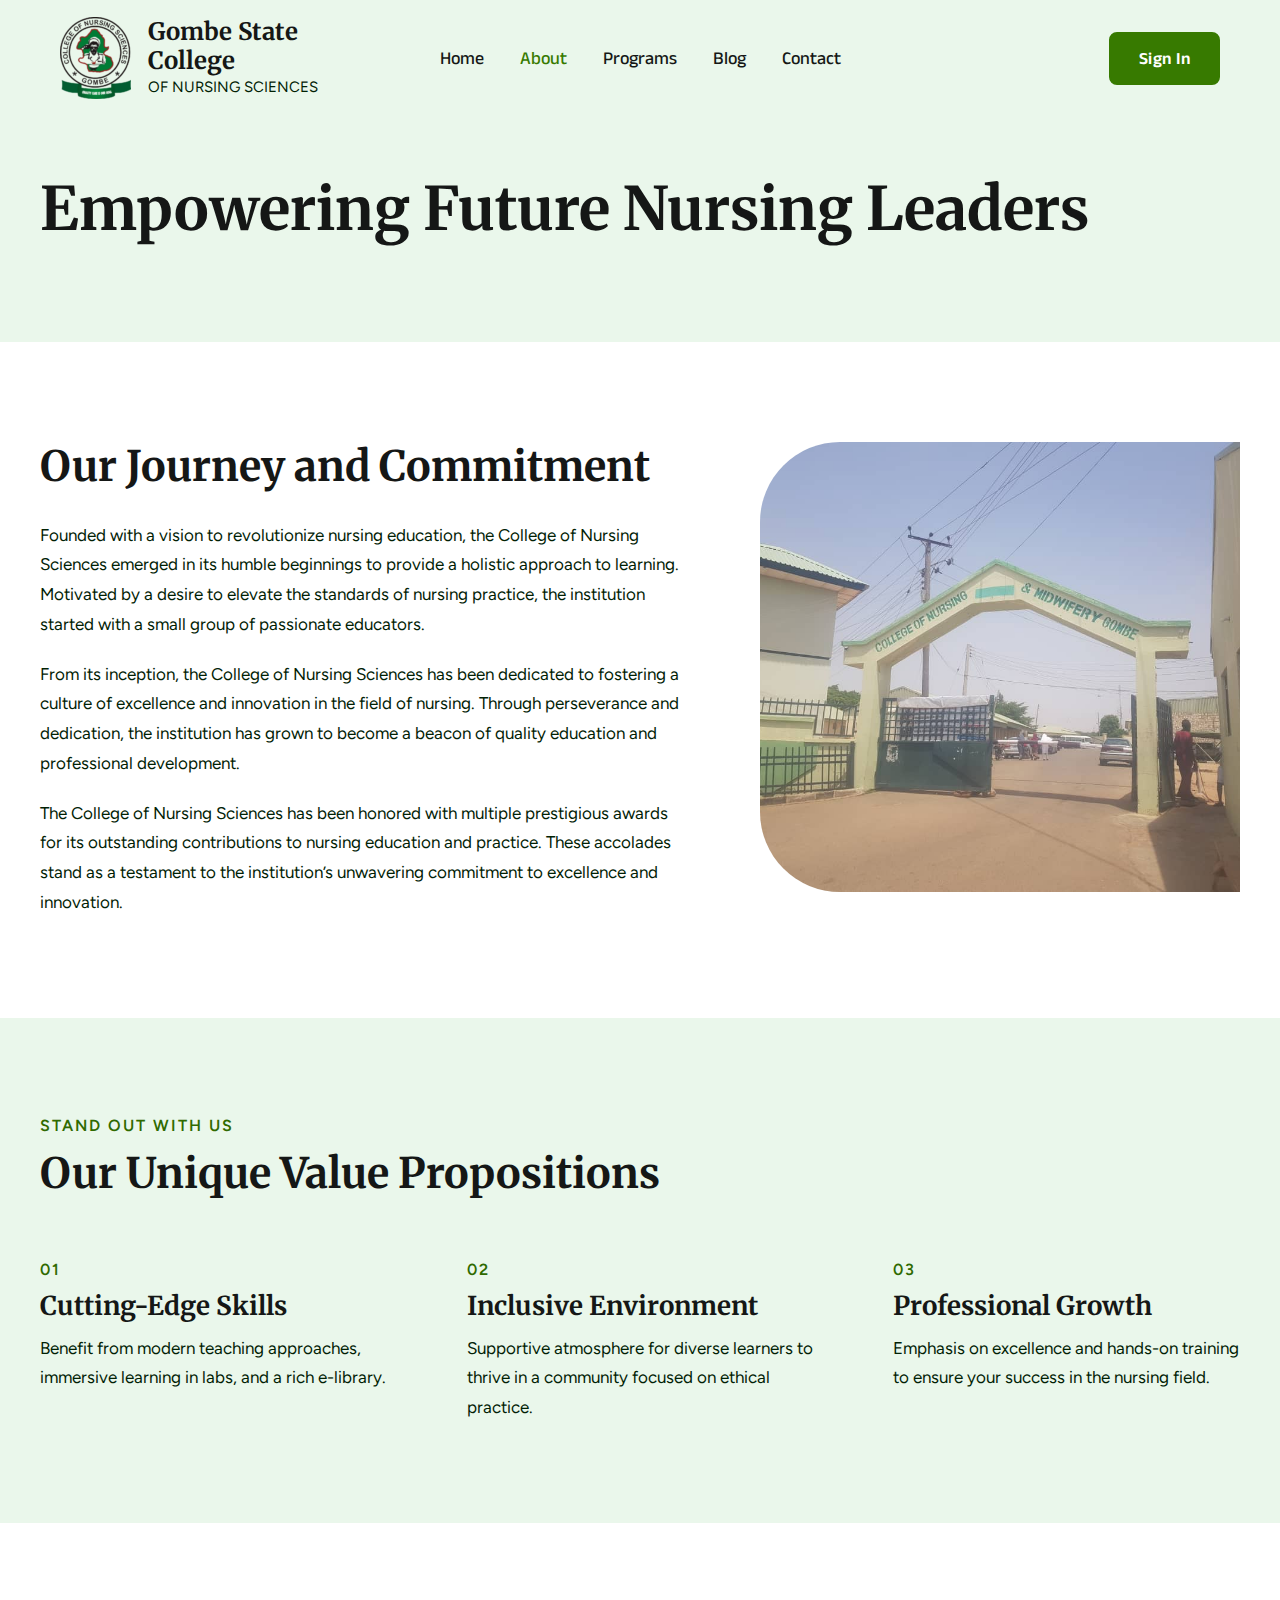
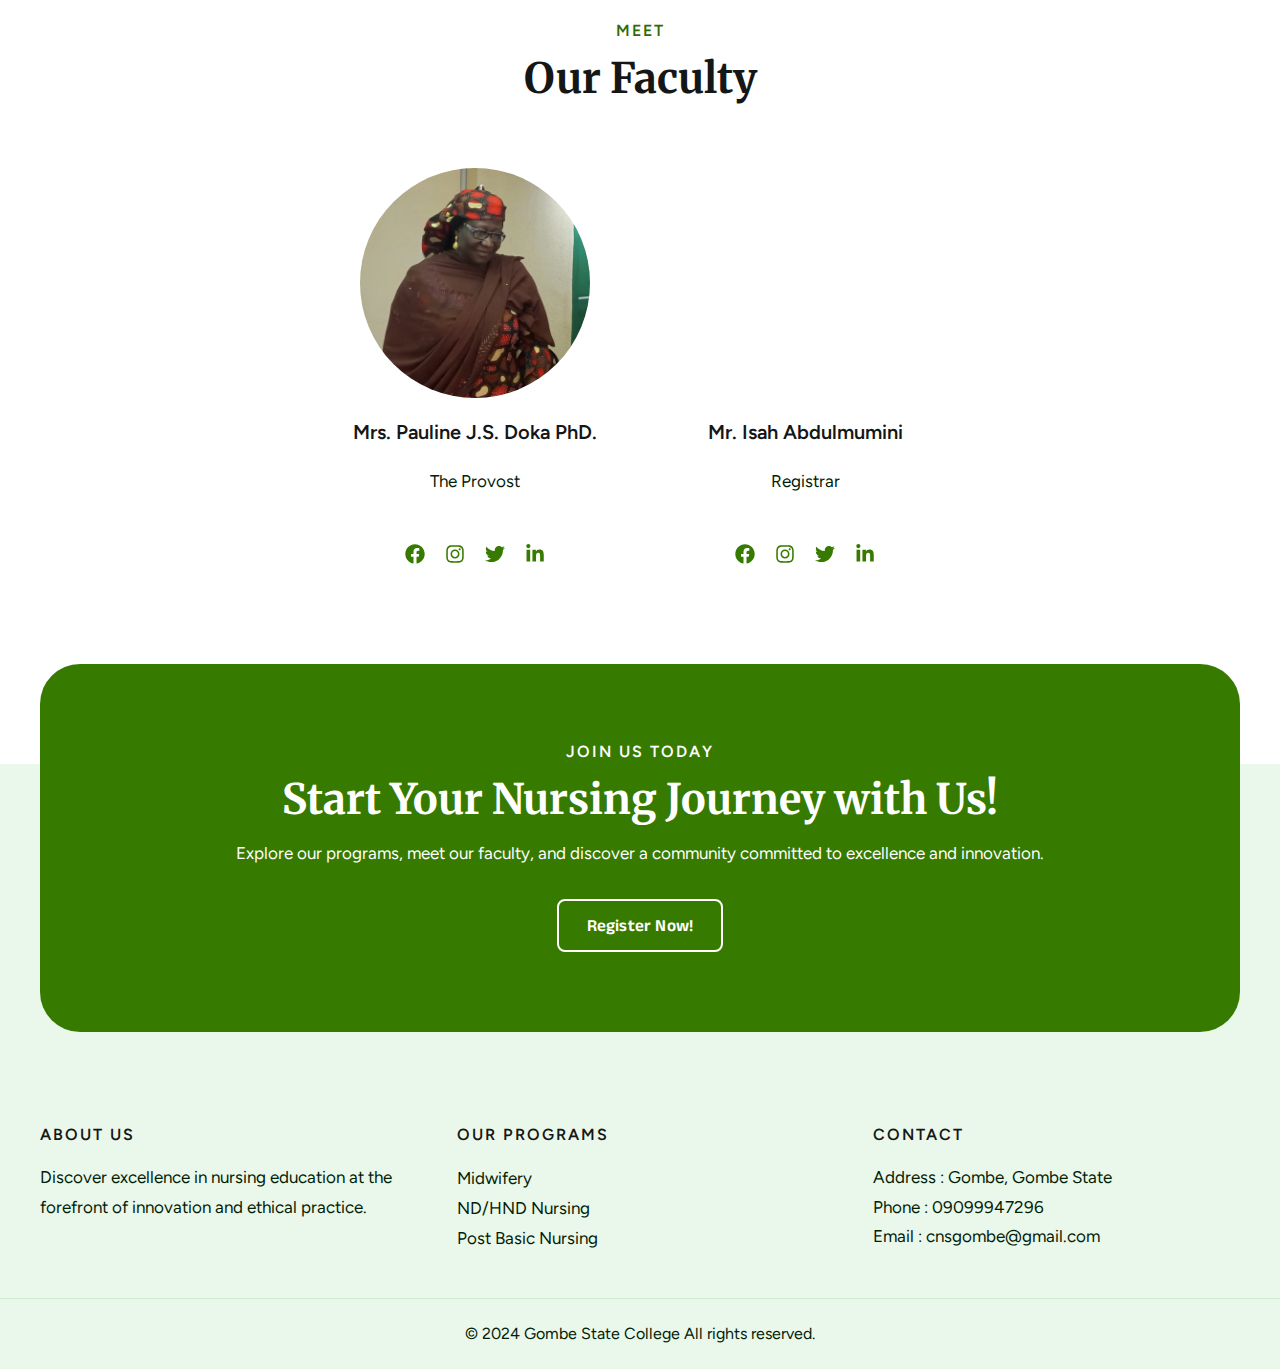
<file: about.html>
<!DOCTYPE html>
<html lang="en-US">
    <head>
        <meta charset="UTF-8">
        <meta name="viewport" content="width=device-width, initial-scale=1">  	 <link rel="profile" href="https://gmpg.org/xfn/11">
        <title>About &#8211; Gombe State College</title>
        <meta name='robots' content='max-image-preview:large' />
        <link rel='dns-prefetch' href='//fonts.googleapis.com' /> <link rel="alternate" type="application/rss+xml" title="Gombe State College &raquo; Feed" href="http://college-of-nursing-sciences.local/feed/" /> <link rel="alternate" type="application/rss+xml" title="Gombe State College &raquo; Comments Feed" href="http://college-of-nursing-sciences.local/comments/feed/" />
        <script>
window._wpemojiSettings = {"baseUrl":"https:\/\/s.w.org\/images\/core\/emoji\/15.0.3\/72x72\/","ext":".png","svgUrl":"https:\/\/s.w.org\/images\/core\/emoji\/15.0.3\/svg\/","svgExt":".svg","source":{"concatemoji":"http:\/\/college-of-nursing-sciences.local\/wp-includes\/js\/wp-emoji-release.min.js?ver=6.5.4"}};
/*! This file is auto-generated */
!function(i,n){var o,s,e;function c(e){try{var t={supportTests:e,timestamp:(new Date).valueOf()};sessionStorage.setItem(o,JSON.stringify(t))}catch(e){}}function p(e,t,n){e.clearRect(0,0,e.canvas.width,e.canvas.height),e.fillText(t,0,0);var t=new Uint32Array(e.getImageData(0,0,e.canvas.width,e.canvas.height).data),r=(e.clearRect(0,0,e.canvas.width,e.canvas.height),e.fillText(n,0,0),new Uint32Array(e.getImageData(0,0,e.canvas.width,e.canvas.height).data));return t.every(function(e,t){return e===r[t]})}function u(e,t,n){switch(t){case"flag":return n(e,"\ud83c\udff3\ufe0f\u200d\u26a7\ufe0f","\ud83c\udff3\ufe0f\u200b\u26a7\ufe0f")?!1:!n(e,"\ud83c\uddfa\ud83c\uddf3","\ud83c\uddfa\u200b\ud83c\uddf3")&&!n(e,"\ud83c\udff4\udb40\udc67\udb40\udc62\udb40\udc65\udb40\udc6e\udb40\udc67\udb40\udc7f","\ud83c\udff4\u200b\udb40\udc67\u200b\udb40\udc62\u200b\udb40\udc65\u200b\udb40\udc6e\u200b\udb40\udc67\u200b\udb40\udc7f");case"emoji":return!n(e,"\ud83d\udc26\u200d\u2b1b","\ud83d\udc26\u200b\u2b1b")}return!1}function f(e,t,n){var r="undefined"!=typeof WorkerGlobalScope&&self instanceof WorkerGlobalScope?new OffscreenCanvas(300,150):i.createElement("canvas"),a=r.getContext("2d",{willReadFrequently:!0}),o=(a.textBaseline="top",a.font="600 32px Arial",{});return e.forEach(function(e){o[e]=t(a,e,n)}),o}function t(e){var t=i.createElement("script");t.src=e,t.defer=!0,i.head.appendChild(t)}"undefined"!=typeof Promise&&(o="wpEmojiSettingsSupports",s=["flag","emoji"],n.supports={everything:!0,everythingExceptFlag:!0},e=new Promise(function(e){i.addEventListener("DOMContentLoaded",e,{once:!0})}),new Promise(function(t){var n=function(){try{var e=JSON.parse(sessionStorage.getItem(o));if("object"==typeof e&&"number"==typeof e.timestamp&&(new Date).valueOf()<e.timestamp+604800&&"object"==typeof e.supportTests)return e.supportTests}catch(e){}return null}();if(!n){if("undefined"!=typeof Worker&&"undefined"!=typeof OffscreenCanvas&&"undefined"!=typeof URL&&URL.createObjectURL&&"undefined"!=typeof Blob)try{var e="postMessage("+f.toString()+"("+[JSON.stringify(s),u.toString(),p.toString()].join(",")+"));",r=new Blob([e],{type:"text/javascript"}),a=new Worker(URL.createObjectURL(r),{name:"wpTestEmojiSupports"});return void(a.onmessage=function(e){c(n=e.data),a.terminate(),t(n)})}catch(e){}c(n=f(s,u,p))}t(n)}).then(function(e){for(var t in e)n.supports[t]=e[t],n.supports.everything=n.supports.everything&&n.supports[t],"flag"!==t&&(n.supports.everythingExceptFlag=n.supports.everythingExceptFlag&&n.supports[t]);n.supports.everythingExceptFlag=n.supports.everythingExceptFlag&&!n.supports.flag,n.DOMReady=!1,n.readyCallback=function(){n.DOMReady=!0}}).then(function(){return e}).then(function(){var e;n.supports.everything||(n.readyCallback(),(e=n.source||{}).concatemoji?t(e.concatemoji):e.wpemoji&&e.twemoji&&(t(e.twemoji),t(e.wpemoji)))}))}((window,document),window._wpemojiSettings);
</script>
<link rel='stylesheet' id='astra-theme-css-css' href='./css/astra-assets-css-minified-main.min.css' media='all' />
<style id='astra-theme-css-inline-css'>
    :root{--ast-post-nav-space:0;--ast-container-default-xlg-padding:3em;--ast-container-default-lg-padding:3em;--ast-container-default-slg-padding:2em;--ast-container-default-md-padding:3em;--ast-container-default-sm-padding:3em;--ast-container-default-xs-padding:2.4em;--ast-container-default-xxs-padding:1.8em;--ast-code-block-background:#ECEFF3;--ast-comment-inputs-background:#F9FAFB;--ast-normal-container-width:1200px;--ast-narrow-container-width:750px;--ast-blog-title-font-weight:normal;--ast-blog-meta-weight:inherit;}html{font-size:106.25%;}a{color:var(--ast-global-color-3);}a:hover,a:focus{color:var(--ast-global-color-1);}body,button,input,select,textarea,.ast-button,.ast-custom-button{font-family:'Figtree',sans-serif;font-weight:400;font-size:17px;font-size:1rem;line-height:var(--ast-body-line-height,1.75em);}blockquote{color:var(--ast-global-color-3);}h1,.entry-content h1,h2,.entry-content h2,h3,.entry-content h3,h4,.entry-content h4,h5,.entry-content h5,h6,.entry-content h6,.site-title,.site-title a{font-family:'Merriweather',serif;font-weight:700;}.ast-site-identity .site-title a{color:var(--ast-global-color-2);}.site-title{font-size:24px;font-size:1.4117647058824rem;display:block;}header .custom-logo-link img{max-width:71px;width:71px;}.astra-logo-svg{width:71px;}.site-header .site-description{font-size:15px;font-size:0.88235294117647rem;display:block;}.entry-title{font-size:26px;font-size:1.5294117647059rem;}.archive .ast-article-post .ast-article-inner,.blog .ast-article-post .ast-article-inner,.archive .ast-article-post .ast-article-inner:hover,.blog .ast-article-post .ast-article-inner:hover{overflow:hidden;}h1,.entry-content h1{font-size:60px;font-size:3.5294117647059rem;font-weight:700;font-family:'Merriweather',serif;line-height:1.1em;letter-spacing:0;}h2,.entry-content h2{font-size:42px;font-size:2.4705882352941rem;font-weight:700;font-family:'Merriweather',serif;line-height:1.16em;}h3,.entry-content h3{font-size:26px;font-size:1.5294117647059rem;font-weight:700;font-family:'Merriweather',serif;line-height:1.2em;}h4,.entry-content h4{font-size:22px;font-size:1.2941176470588rem;line-height:1.5em;font-weight:700;font-family:'Merriweather',serif;}h5,.entry-content h5{font-size:20px;font-size:1.1764705882353rem;line-height:1.33em;font-weight:700;font-family:'Merriweather',serif;}h6,.entry-content h6{font-size:16px;font-size:0.94117647058824rem;line-height:1em;font-weight:700;font-family:'Merriweather',serif;text-transform:uppercase;letter-spacing:2px;}::selection{background-color:var(--ast-global-color-0);color:#ffffff;}body,h1,.entry-title a,.entry-content h1,h2,.entry-content h2,h3,.entry-content h3,h4,.entry-content h4,h5,.entry-content h5,h6,.entry-content h6{color:var(--ast-global-color-3);}.tagcloud a:hover,.tagcloud a:focus,.tagcloud a.current-item{color:#ffffff;border-color:var(--ast-global-color-3);background-color:var(--ast-global-color-3);}input:focus,input[type="text"]:focus,input[type="email"]:focus,input[type="url"]:focus,input[type="password"]:focus,input[type="reset"]:focus,input[type="search"]:focus,textarea:focus{border-color:var(--ast-global-color-3);}input[type="radio"]:checked,input[type=reset],input[type="checkbox"]:checked,input[type="checkbox"]:hover:checked,input[type="checkbox"]:focus:checked,input[type=range]::-webkit-slider-thumb{border-color:var(--ast-global-color-3);background-color:var(--ast-global-color-3);box-shadow:none;}.site-footer a:hover + .post-count,.site-footer a:focus + .post-count{background:var(--ast-global-color-3);border-color:var(--ast-global-color-3);}.single .nav-links .nav-previous,.single .nav-links .nav-next{color:var(--ast-global-color-3);}.entry-meta,.entry-meta *{line-height:1.45;color:var(--ast-global-color-3);}.entry-meta a:not(.ast-button):hover,.entry-meta a:not(.ast-button):hover *,.entry-meta a:not(.ast-button):focus,.entry-meta a:not(.ast-button):focus *,.page-links > .page-link,.page-links .page-link:hover,.post-navigation a:hover{color:var(--ast-global-color-1);}#cat option,.secondary .calendar_wrap thead a,.secondary .calendar_wrap thead a:visited{color:var(--ast-global-color-3);}.secondary .calendar_wrap #today,.ast-progress-val span{background:var(--ast-global-color-3);}.secondary a:hover + .post-count,.secondary a:focus + .post-count{background:var(--ast-global-color-3);border-color:var(--ast-global-color-3);}.calendar_wrap #today > a{color:#ffffff;}.page-links .page-link,.single .post-navigation a{color:var(--ast-global-color-3);}.ast-search-menu-icon .search-form button.search-submit{padding:0 4px;}.ast-search-menu-icon form.search-form{padding-right:0;}.ast-search-menu-icon.slide-search input.search-field{width:0;}.ast-header-search .ast-search-menu-icon.ast-dropdown-active .search-form,.ast-header-search .ast-search-menu-icon.ast-dropdown-active .search-field:focus{transition:all 0.2s;}.search-form input.search-field:focus{outline:none;}.ast-archive-title{color:var(--ast-global-color-2);}.widget-title,.widget .wp-block-heading{font-size:24px;font-size:1.4117647058824rem;color:var(--ast-global-color-2);}.ast-single-post .entry-content a,.ast-comment-content a:not(.ast-comment-edit-reply-wrap a){text-decoration:underline;}.ast-single-post .wp-block-button .wp-block-button__link,.ast-single-post .elementor-button-wrapper .elementor-button,.ast-single-post .entry-content .uagb-tab a,.ast-single-post .entry-content .uagb-ifb-cta a,.ast-single-post .entry-content .wp-block-uagb-buttons a,.ast-single-post .entry-content .uabb-module-content a,.ast-single-post .entry-content .uagb-post-grid a,.ast-single-post .entry-content .uagb-timeline a,.ast-single-post .entry-content .uagb-toc__wrap a,.ast-single-post .entry-content .uagb-taxomony-box a,.ast-single-post .entry-content .woocommerce a,.entry-content .wp-block-latest-posts > li > a,.ast-single-post .entry-content .wp-block-file__button,li.ast-post-filter-single,.ast-single-post .wp-block-buttons .wp-block-button.is-style-outline .wp-block-button__link,.ast-single-post .ast-comment-content .comment-reply-link,.ast-single-post .ast-comment-content .comment-edit-link{text-decoration:none;}.ast-search-menu-icon.slide-search a:focus-visible:focus-visible,.astra-search-icon:focus-visible,#close:focus-visible,a:focus-visible,.ast-menu-toggle:focus-visible,.site .skip-link:focus-visible,.wp-block-loginout input:focus-visible,.wp-block-search.wp-block-search__button-inside .wp-block-search__inside-wrapper,.ast-header-navigation-arrow:focus-visible,.woocommerce .wc-proceed-to-checkout > .checkout-button:focus-visible,.woocommerce .woocommerce-MyAccount-navigation ul li a:focus-visible,.ast-orders-table__row .ast-orders-table__cell:focus-visible,.woocommerce .woocommerce-order-details .order-again > .button:focus-visible,.woocommerce .woocommerce-message a.button.wc-forward:focus-visible,.woocommerce #minus_qty:focus-visible,.woocommerce #plus_qty:focus-visible,a#ast-apply-coupon:focus-visible,.woocommerce .woocommerce-info a:focus-visible,.woocommerce .astra-shop-summary-wrap a:focus-visible,.woocommerce a.wc-forward:focus-visible,#ast-apply-coupon:focus-visible,.woocommerce-js .woocommerce-mini-cart-item a.remove:focus-visible,#close:focus-visible,.button.search-submit:focus-visible,#search_submit:focus,.normal-search:focus-visible,.ast-header-account-wrap:focus-visible{outline-style:dotted;outline-color:inherit;outline-width:thin;}input:focus,input[type="text"]:focus,input[type="email"]:focus,input[type="url"]:focus,input[type="password"]:focus,input[type="reset"]:focus,input[type="search"]:focus,input[type="number"]:focus,textarea:focus,.wp-block-search__input:focus,[data-section="section-header-mobile-trigger"] .ast-button-wrap .ast-mobile-menu-trigger-minimal:focus,.ast-mobile-popup-drawer.active .menu-toggle-close:focus,.woocommerce-ordering select.orderby:focus,#ast-scroll-top:focus,#coupon_code:focus,.woocommerce-page #comment:focus,.woocommerce #reviews #respond input#submit:focus,.woocommerce a.add_to_cart_button:focus,.woocommerce .button.single_add_to_cart_button:focus,.woocommerce .woocommerce-cart-form button:focus,.woocommerce .woocommerce-cart-form__cart-item .quantity .qty:focus,.woocommerce .woocommerce-billing-fields .woocommerce-billing-fields__field-wrapper .woocommerce-input-wrapper > .input-text:focus,.woocommerce #order_comments:focus,.woocommerce #place_order:focus,.woocommerce .woocommerce-address-fields .woocommerce-address-fields__field-wrapper .woocommerce-input-wrapper > .input-text:focus,.woocommerce .woocommerce-MyAccount-content form button:focus,.woocommerce .woocommerce-MyAccount-content .woocommerce-EditAccountForm .woocommerce-form-row .woocommerce-Input.input-text:focus,.woocommerce .ast-woocommerce-container .woocommerce-pagination ul.page-numbers li a:focus,body #content .woocommerce form .form-row .select2-container--default .select2-selection--single:focus,#ast-coupon-code:focus,.woocommerce.woocommerce-js .quantity input[type=number]:focus,.woocommerce-js .woocommerce-mini-cart-item .quantity input[type=number]:focus,.woocommerce p#ast-coupon-trigger:focus{border-style:dotted;border-color:inherit;border-width:thin;}input{outline:none;}.ast-logo-title-inline .site-logo-img{padding-right:1em;}.site-logo-img img{ transition:all 0.2s linear;}.site-logo-img .transparent-custom-logo img,.ast-theme-transparent-header .site-logo-img img{filter:url(#ast-img-color-filter-2);}body .ast-oembed-container *{position:absolute;top:0;width:100%;height:100%;left:0;}body .wp-block-embed-pocket-casts .ast-oembed-container *{position:unset;}.ast-single-post-featured-section + article {margin-top: 2em;}.site-content .ast-single-post-featured-section img {width: 100%;overflow: hidden;object-fit: cover;}.site > .ast-single-related-posts-container {margin-top: 0;}@media (min-width: 922px) {.ast-desktop .ast-container--narrow {max-width: var(--ast-narrow-container-width);margin: 0 auto;}}@media (max-width:921.9px){#ast-desktop-header{display:none;}}@media (min-width:922px){#ast-mobile-header{display:none;}}.wp-block-buttons.aligncenter{justify-content:center;}@media (max-width:921px){.ast-theme-transparent-header #primary,.ast-theme-transparent-header #secondary{padding:0;}}@media (max-width:921px){.ast-plain-container.ast-no-sidebar #primary{padding:0;}}.ast-plain-container.ast-no-sidebar #primary{margin-top:0;margin-bottom:0;}@media (max-width:921px){.ast-separate-container.ast-single-post.ast-right-sidebar #primary,.ast-separate-container.ast-single-post.ast-left-sidebar #primary,.ast-separate-container.ast-single-post #primary,.ast-plain-container #primary,.ast-narrow-container #primary{margin-top:40px;margin-bottom:20px;}.ast-separate-container.ast-single-post.ast-right-sidebar #primary,.ast-separate-container.ast-single-post.ast-left-sidebar #primary,.ast-separate-container.ast-single-post #primary,.ast-plain-container.ast-single-post #primary,.ast-narrow-container.ast-single-post #primary{margin-top:40px;margin-bottom:20px;}}@media (max-width:544px){.ast-separate-container.ast-single-post.ast-right-sidebar #primary,.ast-separate-container.ast-single-post.ast-left-sidebar #primary,.ast-separate-container.ast-single-post #primary,.ast-plain-container.ast-single-post #primary,.ast-narrow-container.ast-single-post #primary{margin-top:30px;margin-bottom:20px;}}@media (max-width:921px){.ast-separate-container #primary,.ast-narrow-container #primary{padding-top:0px;}}@media (max-width:544px){.ast-separate-container #primary,.ast-narrow-container #primary{padding-top:0px;}}@media (max-width:921px){.ast-separate-container #primary,.ast-narrow-container #primary{padding-bottom:0px;}}@media (max-width:544px){.ast-separate-container #primary,.ast-narrow-container #primary{padding-bottom:0px;}}.wp-block-button.is-style-outline .wp-block-button__link{border-color:var(--ast-global-color-0);border-top-width:2px;border-right-width:2px;border-bottom-width:2px;border-left-width:2px;}div.wp-block-button.is-style-outline > .wp-block-button__link:not(.has-text-color),div.wp-block-button.wp-block-button__link.is-style-outline:not(.has-text-color){color:var(--ast-global-color-0);}.wp-block-button.is-style-outline .wp-block-button__link:hover,.wp-block-buttons .wp-block-button.is-style-outline .wp-block-button__link:focus,.wp-block-buttons .wp-block-button.is-style-outline > .wp-block-button__link:not(.has-text-color):hover,.wp-block-buttons .wp-block-button.wp-block-button__link.is-style-outline:not(.has-text-color):hover{color:#ffffff;background-color:var(--ast-global-color-1);border-color:var(--ast-global-color-1);}.post-page-numbers.current .page-link,.ast-pagination .page-numbers.current{color:#ffffff;border-color:var(--ast-global-color-0);background-color:var(--ast-global-color-0);}.wp-block-button.is-style-outline .wp-block-button__link{border-top-width:2px;border-right-width:2px;border-bottom-width:2px;border-left-width:2px;}.wp-block-buttons .wp-block-button.is-style-outline .wp-block-button__link.wp-element-button,.ast-outline-button,.wp-block-uagb-buttons-child .uagb-buttons-repeater.ast-outline-button{border-color:var(--ast-global-color-2);border-top-width:2px;border-right-width:2px;border-bottom-width:2px;border-left-width:2px;font-family:'Anek Latin',sans-serif;font-weight:600;font-size:17px;font-size:1rem;line-height:1em;letter-spacing:0.2px;padding-top:16px;padding-right:28px;padding-bottom:16px;padding-left:28px;border-top-left-radius:8px;border-top-right-radius:8px;border-bottom-right-radius:8px;border-bottom-left-radius:8px;}.wp-block-buttons .wp-block-button.is-style-outline > .wp-block-button__link:not(.has-text-color),.wp-block-buttons .wp-block-button.wp-block-button__link.is-style-outline:not(.has-text-color),.ast-outline-button{color:var(--ast-global-color-2);}.wp-block-button.is-style-outline .wp-block-button__link:hover,.wp-block-buttons .wp-block-button.is-style-outline .wp-block-button__link:focus,.wp-block-buttons .wp-block-button.is-style-outline > .wp-block-button__link:not(.has-text-color):hover,.wp-block-buttons .wp-block-button.wp-block-button__link.is-style-outline:not(.has-text-color):hover,.ast-outline-button:hover,.ast-outline-button:focus,.wp-block-uagb-buttons-child .uagb-buttons-repeater.ast-outline-button:hover,.wp-block-uagb-buttons-child .uagb-buttons-repeater.ast-outline-button:focus{color:#ffffff;background-color:var(--ast-global-color-2);border-color:var(--ast-global-color-2);}@media (max-width:921px){.wp-block-buttons .wp-block-button.is-style-outline .wp-block-button__link.wp-element-button,.ast-outline-button,.wp-block-uagb-buttons-child .uagb-buttons-repeater.ast-outline-button{font-size:16px;font-size:0.94117647058824rem;padding-top:16px;padding-right:26px;padding-bottom:16px;padding-left:26px;border-top-left-radius:8px;border-top-right-radius:8px;border-bottom-right-radius:8px;border-bottom-left-radius:8px;}}@media (max-width:544px){.wp-block-buttons .wp-block-button.is-style-outline .wp-block-button__link.wp-element-button,.ast-outline-button,.wp-block-uagb-buttons-child .uagb-buttons-repeater.ast-outline-button{font-size:14px;font-size:0.82352941176471rem;padding-top:14px;padding-right:24px;padding-bottom:14px;padding-left:24px;border-top-left-radius:8px;border-top-right-radius:8px;border-bottom-right-radius:8px;border-bottom-left-radius:8px;}}.entry-content[ast-blocks-layout] > figure{margin-bottom:1em;}h1.widget-title{font-weight:700;}h2.widget-title{font-weight:700;}h3.widget-title{font-weight:700;}#page{display:flex;flex-direction:column;min-height:100vh;}.ast-404-layout-1 h1.page-title{color:var(--ast-global-color-2);}.single .post-navigation a{line-height:1em;height:inherit;}.error-404 .page-sub-title{font-size:1.5rem;font-weight:inherit;}.search .site-content .content-area .search-form{margin-bottom:0;}#page .site-content{flex-grow:1;}.widget{margin-bottom:1.25em;}#secondary li{line-height:1.5em;}#secondary .wp-block-group h2{margin-bottom:0.7em;}#secondary h2{font-size:1.7rem;}.ast-separate-container .ast-article-post,.ast-separate-container .ast-article-single,.ast-separate-container .comment-respond{padding:3em;}.ast-separate-container .ast-article-single .ast-article-single{padding:0;}.ast-article-single .wp-block-post-template-is-layout-grid{padding-left:0;}.ast-separate-container .comments-title,.ast-narrow-container .comments-title{padding:1.5em 2em;}.ast-page-builder-template .comment-form-textarea,.ast-comment-formwrap .ast-grid-common-col{padding:0;}.ast-comment-formwrap{padding:0;display:inline-flex;column-gap:20px;width:100%;margin-left:0;margin-right:0;}.comments-area textarea#comment:focus,.comments-area textarea#comment:active,.comments-area .ast-comment-formwrap input[type="text"]:focus,.comments-area .ast-comment-formwrap input[type="text"]:active {box-shadow:none;outline:none;}.archive.ast-page-builder-template .entry-header{margin-top:2em;}.ast-page-builder-template .ast-comment-formwrap{width:100%;}.entry-title{margin-bottom:0.5em;}.ast-archive-description p{font-size:inherit;font-weight:inherit;line-height:inherit;}.ast-separate-container .ast-comment-list li.depth-1,.hentry{margin-bottom:2em;}@media (min-width:921px){.ast-left-sidebar.ast-page-builder-template #secondary,.archive.ast-right-sidebar.ast-page-builder-template .site-main{padding-left:20px;padding-right:20px;}}@media (max-width:544px){.ast-comment-formwrap.ast-row{column-gap:10px;display:inline-block;}#ast-commentform .ast-grid-common-col{position:relative;width:100%;}}@media (min-width:1201px){.ast-separate-container .ast-article-post,.ast-separate-container .ast-article-single,.ast-separate-container .ast-author-box,.ast-separate-container .ast-404-layout-1,.ast-separate-container .no-results{padding:3em;}}@media (max-width:921px){.ast-separate-container #primary,.ast-separate-container #secondary{padding:1.5em 0;}#primary,#secondary{padding:1.5em 0;margin:0;}.ast-left-sidebar #content > .ast-container{display:flex;flex-direction:column-reverse;width:100%;}}@media (min-width:922px){.ast-separate-container.ast-right-sidebar #primary,.ast-separate-container.ast-left-sidebar #primary{border:0;}.search-no-results.ast-separate-container #primary{margin-bottom:4em;}}.wp-block-button .wp-block-button__link{color:#ffffff;}.wp-block-button .wp-block-button__link:hover,.wp-block-button .wp-block-button__link:focus{color:#ffffff;background-color:var(--ast-global-color-1);border-color:var(--ast-global-color-1);}.wp-block-button .wp-block-button__link,.wp-block-search .wp-block-search__button,body .wp-block-file .wp-block-file__button{border-style:solid;border-top-width:2px;border-right-width:2px;border-left-width:2px;border-bottom-width:2px;border-color:var(--ast-global-color-0);background-color:var(--ast-global-color-0);color:#ffffff;font-family:'Anek Latin',sans-serif;font-weight:600;line-height:1em;letter-spacing:0.2px;font-size:17px;font-size:1rem;border-top-left-radius:8px;border-top-right-radius:8px;border-bottom-right-radius:8px;border-bottom-left-radius:8px;padding-top:16px;padding-right:28px;padding-bottom:16px;padding-left:28px;}@media (max-width:921px){.wp-block-button .wp-block-button__link,.wp-block-search .wp-block-search__button,body .wp-block-file .wp-block-file__button{font-size:16px;font-size:0.94117647058824rem;padding-top:16px;padding-right:26px;padding-bottom:16px;padding-left:26px;border-top-left-radius:8px;border-top-right-radius:8px;border-bottom-right-radius:8px;border-bottom-left-radius:8px;}}@media (max-width:544px){.wp-block-button .wp-block-button__link,.wp-block-search .wp-block-search__button,body .wp-block-file .wp-block-file__button{font-size:14px;font-size:0.82352941176471rem;padding-top:14px;padding-right:24px;padding-bottom:14px;padding-left:24px;border-top-left-radius:8px;border-top-right-radius:8px;border-bottom-right-radius:8px;border-bottom-left-radius:8px;}}.menu-toggle,button,.ast-button,.ast-custom-button,.button,input#submit,input[type="button"],input[type="submit"],input[type="reset"],form[CLASS*="wp-block-search__"].wp-block-search .wp-block-search__inside-wrapper .wp-block-search__button,body .wp-block-file .wp-block-file__button,.search .search-submit,.woocommerce-js a.button,.woocommerce button.button,.woocommerce .woocommerce-message a.button,.woocommerce #respond input#submit.alt,.woocommerce input.button.alt,.woocommerce input.button,.woocommerce input.button:disabled,.woocommerce input.button:disabled[disabled],.woocommerce input.button:disabled:hover,.woocommerce input.button:disabled[disabled]:hover,.woocommerce #respond input#submit,.woocommerce button.button.alt.disabled,.wc-block-grid__products .wc-block-grid__product .wp-block-button__link,.wc-block-grid__product-onsale,[CLASS*="wc-block"] button,.woocommerce-js .astra-cart-drawer .astra-cart-drawer-content .woocommerce-mini-cart__buttons .button:not(.checkout):not(.ast-continue-shopping),.woocommerce-js .astra-cart-drawer .astra-cart-drawer-content .woocommerce-mini-cart__buttons a.checkout,.woocommerce button.button.alt.disabled.wc-variation-selection-needed,[CLASS*="wc-block"] .wc-block-components-button{border-style:solid;border-top-width:2px;border-right-width:2px;border-left-width:2px;border-bottom-width:2px;color:#ffffff;border-color:var(--ast-global-color-0);background-color:var(--ast-global-color-0);padding-top:16px;padding-right:28px;padding-bottom:16px;padding-left:28px;font-family:'Anek Latin',sans-serif;font-weight:600;font-size:17px;font-size:1rem;line-height:1em;letter-spacing:0.2px;border-top-left-radius:8px;border-top-right-radius:8px;border-bottom-right-radius:8px;border-bottom-left-radius:8px;}button:focus,.menu-toggle:hover,button:hover,.ast-button:hover,.ast-custom-button:hover .button:hover,.ast-custom-button:hover ,input[type=reset]:hover,input[type=reset]:focus,input#submit:hover,input#submit:focus,input[type="button"]:hover,input[type="button"]:focus,input[type="submit"]:hover,input[type="submit"]:focus,form[CLASS*="wp-block-search__"].wp-block-search .wp-block-search__inside-wrapper .wp-block-search__button:hover,form[CLASS*="wp-block-search__"].wp-block-search .wp-block-search__inside-wrapper .wp-block-search__button:focus,body .wp-block-file .wp-block-file__button:hover,body .wp-block-file .wp-block-file__button:focus,.woocommerce-js a.button:hover,.woocommerce button.button:hover,.woocommerce .woocommerce-message a.button:hover,.woocommerce #respond input#submit:hover,.woocommerce #respond input#submit.alt:hover,.woocommerce input.button.alt:hover,.woocommerce input.button:hover,.woocommerce button.button.alt.disabled:hover,.wc-block-grid__products .wc-block-grid__product .wp-block-button__link:hover,[CLASS*="wc-block"] button:hover,.woocommerce-js .astra-cart-drawer .astra-cart-drawer-content .woocommerce-mini-cart__buttons .button:not(.checkout):not(.ast-continue-shopping):hover,.woocommerce-js .astra-cart-drawer .astra-cart-drawer-content .woocommerce-mini-cart__buttons a.checkout:hover,.woocommerce button.button.alt.disabled.wc-variation-selection-needed:hover,[CLASS*="wc-block"] .wc-block-components-button:hover,[CLASS*="wc-block"] .wc-block-components-button:focus{color:#ffffff;background-color:var(--ast-global-color-1);border-color:var(--ast-global-color-1);}form[CLASS*="wp-block-search__"].wp-block-search .wp-block-search__inside-wrapper .wp-block-search__button.has-icon{padding-top:calc(16px - 3px);padding-right:calc(28px - 3px);padding-bottom:calc(16px - 3px);padding-left:calc(28px - 3px);}@media (max-width:921px){.menu-toggle,button,.ast-button,.ast-custom-button,.button,input#submit,input[type="button"],input[type="submit"],input[type="reset"],form[CLASS*="wp-block-search__"].wp-block-search .wp-block-search__inside-wrapper .wp-block-search__button,body .wp-block-file .wp-block-file__button,.search .search-submit,.woocommerce-js a.button,.woocommerce button.button,.woocommerce .woocommerce-message a.button,.woocommerce #respond input#submit.alt,.woocommerce input.button.alt,.woocommerce input.button,.woocommerce input.button:disabled,.woocommerce input.button:disabled[disabled],.woocommerce input.button:disabled:hover,.woocommerce input.button:disabled[disabled]:hover,.woocommerce #respond input#submit,.woocommerce button.button.alt.disabled,.wc-block-grid__products .wc-block-grid__product .wp-block-button__link,.wc-block-grid__product-onsale,[CLASS*="wc-block"] button,.woocommerce-js .astra-cart-drawer .astra-cart-drawer-content .woocommerce-mini-cart__buttons .button:not(.checkout):not(.ast-continue-shopping),.woocommerce-js .astra-cart-drawer .astra-cart-drawer-content .woocommerce-mini-cart__buttons a.checkout,.woocommerce button.button.alt.disabled.wc-variation-selection-needed,[CLASS*="wc-block"] .wc-block-components-button{padding-top:16px;padding-right:26px;padding-bottom:16px;padding-left:26px;font-size:16px;font-size:0.94117647058824rem;border-top-left-radius:8px;border-top-right-radius:8px;border-bottom-right-radius:8px;border-bottom-left-radius:8px;}}@media (max-width:544px){.menu-toggle,button,.ast-button,.ast-custom-button,.button,input#submit,input[type="button"],input[type="submit"],input[type="reset"],form[CLASS*="wp-block-search__"].wp-block-search .wp-block-search__inside-wrapper .wp-block-search__button,body .wp-block-file .wp-block-file__button,.search .search-submit,.woocommerce-js a.button,.woocommerce button.button,.woocommerce .woocommerce-message a.button,.woocommerce #respond input#submit.alt,.woocommerce input.button.alt,.woocommerce input.button,.woocommerce input.button:disabled,.woocommerce input.button:disabled[disabled],.woocommerce input.button:disabled:hover,.woocommerce input.button:disabled[disabled]:hover,.woocommerce #respond input#submit,.woocommerce button.button.alt.disabled,.wc-block-grid__products .wc-block-grid__product .wp-block-button__link,.wc-block-grid__product-onsale,[CLASS*="wc-block"] button,.woocommerce-js .astra-cart-drawer .astra-cart-drawer-content .woocommerce-mini-cart__buttons .button:not(.checkout):not(.ast-continue-shopping),.woocommerce-js .astra-cart-drawer .astra-cart-drawer-content .woocommerce-mini-cart__buttons a.checkout,.woocommerce button.button.alt.disabled.wc-variation-selection-needed,[CLASS*="wc-block"] .wc-block-components-button{padding-top:14px;padding-right:24px;padding-bottom:14px;padding-left:24px;font-size:14px;font-size:0.82352941176471rem;border-top-left-radius:8px;border-top-right-radius:8px;border-bottom-right-radius:8px;border-bottom-left-radius:8px;}}@media (max-width:921px){.menu-toggle,button,.ast-button,.button,input#submit,input[type="button"],input[type="submit"],input[type="reset"]{font-size:16px;font-size:0.94117647058824rem;}.ast-mobile-header-stack .main-header-bar .ast-search-menu-icon{display:inline-block;}.ast-header-break-point.ast-header-custom-item-outside .ast-mobile-header-stack .main-header-bar .ast-search-icon{margin:0;}.ast-comment-avatar-wrap img{max-width:2.5em;}.ast-comment-meta{padding:0 1.8888em 1.3333em;}.ast-separate-container .ast-comment-list li.depth-1{padding:1.5em 2.14em;}.ast-separate-container .comment-respond{padding:2em 2.14em;}}@media (min-width:544px){.ast-container{max-width:100%;}}@media (max-width:544px){.ast-separate-container .ast-article-post,.ast-separate-container .ast-article-single,.ast-separate-container .comments-title,.ast-separate-container .ast-archive-description{padding:1.5em 1em;}.ast-separate-container #content .ast-container{padding-left:0.54em;padding-right:0.54em;}.ast-separate-container .ast-comment-list .bypostauthor{padding:.5em;}.ast-search-menu-icon.ast-dropdown-active .search-field{width:170px;}.menu-toggle,button,.ast-button,.button,input#submit,input[type="button"],input[type="submit"],input[type="reset"]{font-size:14px;font-size:0.82352941176471rem;}}.ast-separate-container{background-color:var(--ast-global-color-5);;background-image:none;;}@media (max-width:921px){.site-title{font-size:24px;font-size:1.4117647058824rem;display:block;}.site-header .site-description{display:block;}.entry-title{font-size:24px;font-size:1.4117647058824rem;}h1,.entry-content h1{font-size:44px;}h2,.entry-content h2{font-size:38px;}h3,.entry-content h3{font-size:26px;}h4,.entry-content h4{font-size:22px;font-size:1.2941176470588rem;}h5,.entry-content h5{font-size:18px;font-size:1.0588235294118rem;}h6,.entry-content h6{font-size:16px;font-size:0.94117647058824rem;}.astra-logo-svg{width:45px;}.astra-logo-svg:not(.sticky-custom-logo .astra-logo-svg,.transparent-custom-logo .astra-logo-svg,.advanced-header-logo .astra-logo-svg){height:40px;}header .custom-logo-link img,.ast-header-break-point .site-logo-img .custom-mobile-logo-link img{max-width:45px;width:45px;}body,.ast-separate-container{background-color:var(--ast-global-color-5);;background-image:none;;}}@media (max-width:544px){.site-title{font-size:20px;font-size:1.1764705882353rem;display:block;}.site-header .site-description{display:block;}.entry-title{font-size:24px;font-size:1.4117647058824rem;}h1,.entry-content h1{font-size:40px;}h2,.entry-content h2{font-size:32px;}h3,.entry-content h3{font-size:22px;}h4,.entry-content h4{font-size:20px;font-size:1.1764705882353rem;}h5,.entry-content h5{font-size:18px;font-size:1.0588235294118rem;}h6,.entry-content h6{font-size:14px;font-size:0.82352941176471rem;}header .custom-logo-link img,.ast-header-break-point .site-branding img,.ast-header-break-point .custom-logo-link img{max-width:40px;width:40px;}.astra-logo-svg{width:40px;}.astra-logo-svg:not(.sticky-custom-logo .astra-logo-svg,.transparent-custom-logo .astra-logo-svg,.advanced-header-logo .astra-logo-svg){height:36px;}.ast-header-break-point .site-logo-img .custom-mobile-logo-link img{max-width:40px;}body,.ast-separate-container{background-color:var(--ast-global-color-5);;background-image:none;;}}@media (max-width:921px){html{font-size:96.9%;}}@media (max-width:544px){html{font-size:96.9%;}}@media (min-width:922px){.ast-container{max-width:1240px;}}@media (min-width:922px){.site-content .ast-container{display:flex;}}@media (max-width:921px){.site-content .ast-container{flex-direction:column;}}@media (min-width:922px){.main-header-menu .sub-menu .menu-item.ast-left-align-sub-menu:hover > .sub-menu,.main-header-menu .sub-menu .menu-item.ast-left-align-sub-menu.focus > .sub-menu{margin-left:-0px;}}.entry-content li > p{margin-bottom:0;}.site .comments-area{padding-top:2em;padding-bottom:3em;}.wp-block-file {display: flex;align-items: center;flex-wrap: wrap;justify-content: space-between;}.wp-block-pullquote {border: none;}.wp-block-pullquote blockquote::before {content: "\201D";font-family: "Helvetica",sans-serif;display: flex;transform: rotate( 180deg );font-size: 6rem;font-style: normal;line-height: 1;font-weight: bold;align-items: center;justify-content: center;}.has-text-align-right > blockquote::before {justify-content: flex-start;}.has-text-align-left > blockquote::before {justify-content: flex-end;}figure.wp-block-pullquote.is-style-solid-color blockquote {max-width: 100%;text-align: inherit;}html body {--wp--custom--ast-default-block-top-padding: 100px;--wp--custom--ast-default-block-right-padding: 80px;--wp--custom--ast-default-block-bottom-padding: 100px;--wp--custom--ast-default-block-left-padding: 80px;--wp--custom--ast-container-width: 1200px;--wp--custom--ast-content-width-size: 1200px;--wp--custom--ast-wide-width-size: calc(1200px + var(--wp--custom--ast-default-block-left-padding) + var(--wp--custom--ast-default-block-right-padding));}.ast-narrow-container {--wp--custom--ast-content-width-size: 750px;--wp--custom--ast-wide-width-size: 750px;}@media(max-width: 921px) {html body {--wp--custom--ast-default-block-top-padding: 50px;--wp--custom--ast-default-block-right-padding: 50px;--wp--custom--ast-default-block-bottom-padding: 50px;--wp--custom--ast-default-block-left-padding: 50px;}}@media(max-width: 544px) {html body {--wp--custom--ast-default-block-top-padding: 50px;--wp--custom--ast-default-block-right-padding: 30px;--wp--custom--ast-default-block-bottom-padding: 50px;--wp--custom--ast-default-block-left-padding: 30px;}}.entry-content > .wp-block-group,.entry-content > .wp-block-cover,.entry-content > .wp-block-columns {padding-top: var(--wp--custom--ast-default-block-top-padding);padding-right: var(--wp--custom--ast-default-block-right-padding);padding-bottom: var(--wp--custom--ast-default-block-bottom-padding);padding-left: var(--wp--custom--ast-default-block-left-padding);}.ast-plain-container.ast-no-sidebar .entry-content > .alignfull,.ast-page-builder-template .ast-no-sidebar .entry-content > .alignfull {margin-left: calc( -50vw + 50%);margin-right: calc( -50vw + 50%);max-width: 100vw;width: 100vw;}.ast-plain-container.ast-no-sidebar .entry-content .alignfull .alignfull,.ast-page-builder-template.ast-no-sidebar .entry-content .alignfull .alignfull,.ast-plain-container.ast-no-sidebar .entry-content .alignfull .alignwide,.ast-page-builder-template.ast-no-sidebar .entry-content .alignfull .alignwide,.ast-plain-container.ast-no-sidebar .entry-content .alignwide .alignfull,.ast-page-builder-template.ast-no-sidebar .entry-content .alignwide .alignfull,.ast-plain-container.ast-no-sidebar .entry-content .alignwide .alignwide,.ast-page-builder-template.ast-no-sidebar .entry-content .alignwide .alignwide,.ast-plain-container.ast-no-sidebar .entry-content .wp-block-column .alignfull,.ast-page-builder-template.ast-no-sidebar .entry-content .wp-block-column .alignfull,.ast-plain-container.ast-no-sidebar .entry-content .wp-block-column .alignwide,.ast-page-builder-template.ast-no-sidebar .entry-content .wp-block-column .alignwide {margin-left: auto;margin-right: auto;width: 100%;}[ast-blocks-layout] .wp-block-separator:not(.is-style-dots) {height: 0;}[ast-blocks-layout] .wp-block-separator {margin: 20px auto;}[ast-blocks-layout] .wp-block-separator:not(.is-style-wide):not(.is-style-dots) {max-width: 100px;}[ast-blocks-layout] .wp-block-separator.has-background {padding: 0;}.entry-content[ast-blocks-layout] > * {max-width: var(--wp--custom--ast-content-width-size);margin-left: auto;margin-right: auto;}.entry-content[ast-blocks-layout] > .alignwide {max-width: var(--wp--custom--ast-wide-width-size);}.entry-content[ast-blocks-layout] .alignfull {max-width: none;}.entry-content .wp-block-columns {margin-bottom: 0;}blockquote {margin: 1.5em;border-color: rgba(0,0,0,0.05);}.wp-block-quote:not(.has-text-align-right):not(.has-text-align-center) {border-left: 5px solid rgba(0,0,0,0.05);}.has-text-align-right > blockquote,blockquote.has-text-align-right {border-right: 5px solid rgba(0,0,0,0.05);}.has-text-align-left > blockquote,blockquote.has-text-align-left {border-left: 5px solid rgba(0,0,0,0.05);}.wp-block-site-tagline,.wp-block-latest-posts .read-more {margin-top: 15px;}.wp-block-loginout p label {display: block;}.wp-block-loginout p:not(.login-remember):not(.login-submit) input {width: 100%;}.wp-block-loginout input:focus {border-color: transparent;}.wp-block-loginout input:focus {outline: thin dotted;}.entry-content .wp-block-media-text .wp-block-media-text__content {padding: 0 0 0 8%;}.entry-content .wp-block-media-text.has-media-on-the-right .wp-block-media-text__content {padding: 0 8% 0 0;}.entry-content .wp-block-media-text.has-background .wp-block-media-text__content {padding: 8%;}.entry-content .wp-block-cover:not([class*="background-color"]) .wp-block-cover__inner-container,.entry-content .wp-block-cover:not([class*="background-color"]) .wp-block-cover-image-text,.entry-content .wp-block-cover:not([class*="background-color"]) .wp-block-cover-text,.entry-content .wp-block-cover-image:not([class*="background-color"]) .wp-block-cover__inner-container,.entry-content .wp-block-cover-image:not([class*="background-color"]) .wp-block-cover-image-text,.entry-content .wp-block-cover-image:not([class*="background-color"]) .wp-block-cover-text {color: var(--ast-global-color-5);}.wp-block-loginout .login-remember input {width: 1.1rem;height: 1.1rem;margin: 0 5px 4px 0;vertical-align: middle;}.wp-block-latest-posts > li > *:first-child,.wp-block-latest-posts:not(.is-grid) > li:first-child {margin-top: 0;}.wp-block-search__inside-wrapper .wp-block-search__input {padding: 0 10px;color: var(--ast-global-color-3);background: var(--ast-global-color-5);border-color: var(--ast-border-color);}.wp-block-latest-posts .read-more {margin-bottom: 1.5em;}.wp-block-search__no-button .wp-block-search__inside-wrapper .wp-block-search__input {padding-top: 5px;padding-bottom: 5px;}.wp-block-latest-posts .wp-block-latest-posts__post-date,.wp-block-latest-posts .wp-block-latest-posts__post-author {font-size: 1rem;}.wp-block-latest-posts > li > *,.wp-block-latest-posts:not(.is-grid) > li {margin-top: 12px;margin-bottom: 12px;}.ast-page-builder-template .entry-content[ast-blocks-layout] > *,.ast-page-builder-template .entry-content[ast-blocks-layout] > .alignfull > * {max-width: none;}.ast-page-builder-template .entry-content[ast-blocks-layout] > .alignwide > * {max-width: var(--wp--custom--ast-wide-width-size);}.ast-page-builder-template .entry-content[ast-blocks-layout] > .inherit-container-width > *,.ast-page-builder-template .entry-content[ast-blocks-layout] > * > *,.entry-content[ast-blocks-layout] > .wp-block-cover .wp-block-cover__inner-container {max-width: var(--wp--custom--ast-content-width-size);margin-left: auto;margin-right: auto;}.entry-content[ast-blocks-layout] .wp-block-cover:not(.alignleft):not(.alignright) {width: auto;}@media(max-width: 1200px) {.ast-separate-container .entry-content > .alignfull,.ast-separate-container .entry-content[ast-blocks-layout] > .alignwide,.ast-plain-container .entry-content[ast-blocks-layout] > .alignwide,.ast-plain-container .entry-content .alignfull {margin-left: calc(-1 * min(var(--ast-container-default-xlg-padding),20px)) ;margin-right: calc(-1 * min(var(--ast-container-default-xlg-padding),20px));}}@media(min-width: 1201px) {.ast-separate-container .entry-content > .alignfull {margin-left: calc(-1 * var(--ast-container-default-xlg-padding) );margin-right: calc(-1 * var(--ast-container-default-xlg-padding) );}.ast-separate-container .entry-content[ast-blocks-layout] > .alignwide,.ast-plain-container .entry-content[ast-blocks-layout] > .alignwide {margin-left: calc(-1 * var(--wp--custom--ast-default-block-left-padding) );margin-right: calc(-1 * var(--wp--custom--ast-default-block-right-padding) );}}@media(min-width: 921px) {.ast-separate-container .entry-content .wp-block-group.alignwide:not(.inherit-container-width) > :where(:not(.alignleft):not(.alignright)),.ast-plain-container .entry-content .wp-block-group.alignwide:not(.inherit-container-width) > :where(:not(.alignleft):not(.alignright)) {max-width: calc( var(--wp--custom--ast-content-width-size) + 80px );}.ast-plain-container.ast-right-sidebar .entry-content[ast-blocks-layout] .alignfull,.ast-plain-container.ast-left-sidebar .entry-content[ast-blocks-layout] .alignfull {margin-left: -60px;margin-right: -60px;}}@media(min-width: 544px) {.entry-content > .alignleft {margin-right: 20px;}.entry-content > .alignright {margin-left: 20px;}}@media (max-width:544px){.wp-block-columns .wp-block-column:not(:last-child){margin-bottom:20px;}.wp-block-latest-posts{margin:0;}}@media( max-width: 600px ) {.entry-content .wp-block-media-text .wp-block-media-text__content,.entry-content .wp-block-media-text.has-media-on-the-right .wp-block-media-text__content {padding: 8% 0 0;}.entry-content .wp-block-media-text.has-background .wp-block-media-text__content {padding: 8%;}}.ast-narrow-container .site-content .wp-block-uagb-image--align-full .wp-block-uagb-image__figure {max-width: 100%;margin-left: auto;margin-right: auto;}.entry-content ul,.entry-content ol {padding: revert;margin: revert;}:root .has-ast-global-color-0-color{color:var(--ast-global-color-0);}:root .has-ast-global-color-0-background-color{background-color:var(--ast-global-color-0);}:root .wp-block-button .has-ast-global-color-0-color{color:var(--ast-global-color-0);}:root .wp-block-button .has-ast-global-color-0-background-color{background-color:var(--ast-global-color-0);}:root .has-ast-global-color-1-color{color:var(--ast-global-color-1);}:root .has-ast-global-color-1-background-color{background-color:var(--ast-global-color-1);}:root .wp-block-button .has-ast-global-color-1-color{color:var(--ast-global-color-1);}:root .wp-block-button .has-ast-global-color-1-background-color{background-color:var(--ast-global-color-1);}:root .has-ast-global-color-2-color{color:var(--ast-global-color-2);}:root .has-ast-global-color-2-background-color{background-color:var(--ast-global-color-2);}:root .wp-block-button .has-ast-global-color-2-color{color:var(--ast-global-color-2);}:root .wp-block-button .has-ast-global-color-2-background-color{background-color:var(--ast-global-color-2);}:root .has-ast-global-color-3-color{color:var(--ast-global-color-3);}:root .has-ast-global-color-3-background-color{background-color:var(--ast-global-color-3);}:root .wp-block-button .has-ast-global-color-3-color{color:var(--ast-global-color-3);}:root .wp-block-button .has-ast-global-color-3-background-color{background-color:var(--ast-global-color-3);}:root .has-ast-global-color-4-color{color:var(--ast-global-color-4);}:root .has-ast-global-color-4-background-color{background-color:var(--ast-global-color-4);}:root .wp-block-button .has-ast-global-color-4-color{color:var(--ast-global-color-4);}:root .wp-block-button .has-ast-global-color-4-background-color{background-color:var(--ast-global-color-4);}:root .has-ast-global-color-5-color{color:var(--ast-global-color-5);}:root .has-ast-global-color-5-background-color{background-color:var(--ast-global-color-5);}:root .wp-block-button .has-ast-global-color-5-color{color:var(--ast-global-color-5);}:root .wp-block-button .has-ast-global-color-5-background-color{background-color:var(--ast-global-color-5);}:root .has-ast-global-color-6-color{color:var(--ast-global-color-6);}:root .has-ast-global-color-6-background-color{background-color:var(--ast-global-color-6);}:root .wp-block-button .has-ast-global-color-6-color{color:var(--ast-global-color-6);}:root .wp-block-button .has-ast-global-color-6-background-color{background-color:var(--ast-global-color-6);}:root .has-ast-global-color-7-color{color:var(--ast-global-color-7);}:root .has-ast-global-color-7-background-color{background-color:var(--ast-global-color-7);}:root .wp-block-button .has-ast-global-color-7-color{color:var(--ast-global-color-7);}:root .wp-block-button .has-ast-global-color-7-background-color{background-color:var(--ast-global-color-7);}:root .has-ast-global-color-8-color{color:var(--ast-global-color-8);}:root .has-ast-global-color-8-background-color{background-color:var(--ast-global-color-8);}:root .wp-block-button .has-ast-global-color-8-color{color:var(--ast-global-color-8);}:root .wp-block-button .has-ast-global-color-8-background-color{background-color:var(--ast-global-color-8);}:root{--ast-global-color-0:#377A00;--ast-global-color-1:#2f6a00;--ast-global-color-2:#151716;--ast-global-color-3:#012104;--ast-global-color-4:#EAF7EB;--ast-global-color-5:#FFFFFF;--ast-global-color-6:#D0EBCF;--ast-global-color-7:#011502;--ast-global-color-8:#222222;}:root {--ast-border-color : var(--ast-global-color-6);}.site .site-content #primary{margin-top:0px;margin-bottom:0px;margin-left:0px;margin-right:0px;}.site .site-content #primary .ast-article-single,.ast-separate-container .site-content #secondary .widget{padding-top:0px;padding-bottom:0px;padding-left:0px;padding-right:0px;}@media (max-width:921px){.site .site-content #primary{margin-top:0px;margin-bottom:0px;margin-left:0px;margin-right:0px;}.site .site-content #primary .ast-article-single,.ast-separate-container .site-content #secondary .widget{padding-top:0px;padding-bottom:0px;padding-left:0px;padding-right:0px;}}@media (max-width:544px){.site .site-content #primary{margin-top:0px;margin-bottom:0px;margin-left:0px;margin-right:0px;}.site .site-content #primary .ast-article-single,.ast-separate-container .site-content #secondary .widget{padding-top:0px;padding-bottom:0px;padding-left:0px;padding-right:0px;}}.ast-single-entry-banner {-js-display: flex;display: flex;flex-direction: column;justify-content: center;text-align: center;position: relative;background: #eeeeee;}.ast-single-entry-banner[data-banner-layout="layout-1"] {max-width: 1200px;background: inherit;padding: 20px 0;}.ast-single-entry-banner[data-banner-width-type="custom"] {margin: 0 auto;width: 100%;}.ast-single-entry-banner + .site-content .entry-header {margin-bottom: 0;}.site .ast-author-avatar {--ast-author-avatar-size: ;}a.ast-underline-text {text-decoration: underline;}.ast-container > .ast-terms-link {position: relative;display: block;}a.ast-button.ast-badge-tax {padding: 4px 8px;border-radius: 3px;font-size: inherit;}header.entry-header:not(.related-entry-header) .entry-title{font-weight:600;font-size:32px;font-size:1.8823529411765rem;}header.entry-header:not(.related-entry-header) > *:not(:last-child){margin-bottom:10px;}.ast-archive-entry-banner {-js-display: flex;display: flex;flex-direction: column;justify-content: center;text-align: center;position: relative;background: #eeeeee;}.ast-archive-entry-banner[data-banner-width-type="custom"] {margin: 0 auto;width: 100%;}.ast-archive-entry-banner[data-banner-layout="layout-1"] {background: inherit;padding: 20px 0;text-align: left;}body.archive .ast-archive-description{max-width:1200px;width:100%;text-align:left;padding-top:3em;padding-right:3em;padding-bottom:3em;padding-left:3em;}body.archive .ast-archive-description .ast-archive-title,body.archive .ast-archive-description .ast-archive-title *{font-weight:600;font-size:32px;font-size:1.8823529411765rem;}body.archive .ast-archive-description > *:not(:last-child){margin-bottom:10px;}@media (max-width:921px){body.archive .ast-archive-description{text-align:left;}}@media (max-width:544px){body.archive .ast-archive-description{text-align:left;}}.ast-breadcrumbs .trail-browse,.ast-breadcrumbs .trail-items,.ast-breadcrumbs .trail-items li{display:inline-block;margin:0;padding:0;border:none;background:inherit;text-indent:0;text-decoration:none;}.ast-breadcrumbs .trail-browse{font-size:inherit;font-style:inherit;font-weight:inherit;color:inherit;}.ast-breadcrumbs .trail-items{list-style:none;}.trail-items li::after{padding:0 0.3em;content:"\00bb";}.trail-items li:last-of-type::after{display:none;}h1,.entry-content h1,h2,.entry-content h2,h3,.entry-content h3,h4,.entry-content h4,h5,.entry-content h5,h6,.entry-content h6{color:var(--ast-global-color-2);}.entry-title a{color:var(--ast-global-color-2);}@media (max-width:921px){.ast-builder-grid-row-container.ast-builder-grid-row-tablet-3-firstrow .ast-builder-grid-row > *:first-child,.ast-builder-grid-row-container.ast-builder-grid-row-tablet-3-lastrow .ast-builder-grid-row > *:last-child{grid-column:1 / -1;}}@media (max-width:544px){.ast-builder-grid-row-container.ast-builder-grid-row-mobile-3-firstrow .ast-builder-grid-row > *:first-child,.ast-builder-grid-row-container.ast-builder-grid-row-mobile-3-lastrow .ast-builder-grid-row > *:last-child{grid-column:1 / -1;}}.ast-builder-layout-element[data-section="title_tagline"]{display:flex;}@media (max-width:921px){.ast-header-break-point .ast-builder-layout-element[data-section="title_tagline"]{display:flex;}}@media (max-width:544px){.ast-header-break-point .ast-builder-layout-element[data-section="title_tagline"]{display:flex;}}[data-section*="section-hb-button-"] .menu-link{display:none;}.ast-header-button-1[data-section*="section-hb-button-"] .ast-builder-button-wrap .ast-custom-button{font-family:'Anek Latin',sans-serif;font-weight:600;font-size:17px;font-size:1rem;line-height:1em;letter-spacing:0.5px;}.ast-header-button-1 .ast-custom-button{color:#ffffff;background:var(--ast-global-color-0);border-color:var(--ast-global-color-0);border-top-width:2px;border-bottom-width:2px;border-left-width:2px;border-right-width:2px;}.ast-header-button-1 .ast-custom-button:hover{color:#ffffff;background:var(--ast-global-color-1);border-color:var(--ast-global-color-1);}@media (max-width:921px){.ast-header-button-1 .ast-custom-button{border-top-left-radius:13px;border-top-right-radius:13px;border-bottom-right-radius:13px;border-bottom-left-radius:13px;}}.ast-header-button-1[data-section="section-hb-button-1"]{display:flex;}@media (max-width:921px){.ast-header-break-point .ast-header-button-1[data-section="section-hb-button-1"]{display:flex;}}@media (max-width:544px){.ast-header-break-point .ast-header-button-1[data-section="section-hb-button-1"]{display:flex;}}.ast-builder-menu-1{font-family:'Anek Latin',sans-serif;font-weight:500;}.ast-builder-menu-1 .menu-item > .menu-link{font-size:18px;font-size:1.0588235294118rem;color:var(--ast-global-color-2);}.ast-builder-menu-1 .menu-item > .ast-menu-toggle{color:var(--ast-global-color-2);}.ast-builder-menu-1 .menu-item:hover > .menu-link,.ast-builder-menu-1 .inline-on-mobile .menu-item:hover > .ast-menu-toggle{color:var(--ast-global-color-0);}.ast-builder-menu-1 .menu-item:hover > .ast-menu-toggle{color:var(--ast-global-color-0);}.ast-builder-menu-1 .menu-item.current-menu-item > .menu-link,.ast-builder-menu-1 .inline-on-mobile .menu-item.current-menu-item > .ast-menu-toggle,.ast-builder-menu-1 .current-menu-ancestor > .menu-link{color:var(--ast-global-color-0);}.ast-builder-menu-1 .menu-item.current-menu-item > .ast-menu-toggle{color:var(--ast-global-color-0);}.ast-builder-menu-1 .sub-menu,.ast-builder-menu-1 .inline-on-mobile .sub-menu{border-top-width:2px;border-bottom-width:0px;border-right-width:0px;border-left-width:0px;border-color:var(--ast-global-color-0);border-style:solid;}.ast-builder-menu-1 .main-header-menu > .menu-item > .sub-menu,.ast-builder-menu-1 .main-header-menu > .menu-item > .astra-full-megamenu-wrapper{margin-top:0px;}.ast-desktop .ast-builder-menu-1 .main-header-menu > .menu-item > .sub-menu:before,.ast-desktop .ast-builder-menu-1 .main-header-menu > .menu-item > .astra-full-megamenu-wrapper:before{height:calc( 0px + 5px );}.ast-desktop .ast-builder-menu-1 .menu-item .sub-menu .menu-link{border-style:none;}@media (max-width:921px){.ast-header-break-point .ast-builder-menu-1 .menu-item.menu-item-has-children > .ast-menu-toggle{top:0;}.ast-builder-menu-1 .inline-on-mobile .menu-item.menu-item-has-children > .ast-menu-toggle{right:-15px;}.ast-builder-menu-1 .menu-item-has-children > .menu-link:after{content:unset;}.ast-builder-menu-1 .main-header-menu > .menu-item > .sub-menu,.ast-builder-menu-1 .main-header-menu > .menu-item > .astra-full-megamenu-wrapper{margin-top:0;}}@media (max-width:544px){.ast-header-break-point .ast-builder-menu-1 .menu-item.menu-item-has-children > .ast-menu-toggle{top:0;}.ast-builder-menu-1 .main-header-menu > .menu-item > .sub-menu,.ast-builder-menu-1 .main-header-menu > .menu-item > .astra-full-megamenu-wrapper{margin-top:0;}}.ast-builder-menu-1{display:flex;}@media (max-width:921px){.ast-header-break-point .ast-builder-menu-1{display:flex;}}@media (max-width:544px){.ast-header-break-point .ast-builder-menu-1{display:flex;}}.site-below-footer-wrap{padding-top:20px;padding-bottom:20px;}.site-below-footer-wrap[data-section="section-below-footer-builder"]{background-color:var(--ast-global-color-4);;background-image:none;;min-height:30px;border-style:solid;border-width:0px;border-top-width:1px;border-top-color:var(--ast-global-color-6);}.site-below-footer-wrap[data-section="section-below-footer-builder"] .ast-builder-grid-row{max-width:1200px;min-height:30px;margin-left:auto;margin-right:auto;}.site-below-footer-wrap[data-section="section-below-footer-builder"] .ast-builder-grid-row,.site-below-footer-wrap[data-section="section-below-footer-builder"] .site-footer-section{align-items:flex-start;}.site-below-footer-wrap[data-section="section-below-footer-builder"].ast-footer-row-inline .site-footer-section{display:flex;margin-bottom:0;}.ast-builder-grid-row-full .ast-builder-grid-row{grid-template-columns:1fr;}@media (max-width:921px){.site-below-footer-wrap[data-section="section-below-footer-builder"].ast-footer-row-tablet-inline .site-footer-section{display:flex;margin-bottom:0;}.site-below-footer-wrap[data-section="section-below-footer-builder"].ast-footer-row-tablet-stack .site-footer-section{display:block;margin-bottom:10px;}.ast-builder-grid-row-container.ast-builder-grid-row-tablet-full .ast-builder-grid-row{grid-template-columns:1fr;}}@media (max-width:544px){.site-below-footer-wrap[data-section="section-below-footer-builder"].ast-footer-row-mobile-inline .site-footer-section{display:flex;margin-bottom:0;}.site-below-footer-wrap[data-section="section-below-footer-builder"].ast-footer-row-mobile-stack .site-footer-section{display:block;margin-bottom:10px;}.ast-builder-grid-row-container.ast-builder-grid-row-mobile-full .ast-builder-grid-row{grid-template-columns:1fr;}}.site-below-footer-wrap[data-section="section-below-footer-builder"]{padding-top:20px;padding-bottom:20px;padding-left:40px;padding-right:40px;}@media (max-width:921px){.site-below-footer-wrap[data-section="section-below-footer-builder"]{padding-left:32px;padding-right:32px;}}@media (max-width:544px){.site-below-footer-wrap[data-section="section-below-footer-builder"]{padding-left:24px;padding-right:24px;}}.site-below-footer-wrap[data-section="section-below-footer-builder"]{display:grid;}@media (max-width:921px){.ast-header-break-point .site-below-footer-wrap[data-section="section-below-footer-builder"]{display:grid;}}@media (max-width:544px){.ast-header-break-point .site-below-footer-wrap[data-section="section-below-footer-builder"]{display:grid;}}.ast-footer-copyright{text-align:center;}.ast-footer-copyright {color:var(--ast-global-color-3);}@media (max-width:921px){.ast-footer-copyright{text-align:center;}}@media (max-width:544px){.ast-footer-copyright{text-align:center;}}.ast-footer-copyright {font-size:16px;font-size:0.94117647058824rem;}.ast-footer-copyright.ast-builder-layout-element{display:flex;}@media (max-width:921px){.ast-header-break-point .ast-footer-copyright.ast-builder-layout-element{display:flex;}}@media (max-width:544px){.ast-header-break-point .ast-footer-copyright.ast-builder-layout-element{display:flex;}}.site-primary-footer-wrap{padding-top:45px;padding-bottom:45px;}.site-primary-footer-wrap[data-section="section-primary-footer-builder"]{background-color:var(--ast-global-color-4);;background-image:none;;}.site-primary-footer-wrap[data-section="section-primary-footer-builder"] .ast-builder-grid-row{max-width:1200px;margin-left:auto;margin-right:auto;}.site-primary-footer-wrap[data-section="section-primary-footer-builder"] .ast-builder-grid-row,.site-primary-footer-wrap[data-section="section-primary-footer-builder"] .site-footer-section{align-items:flex-start;}.site-primary-footer-wrap[data-section="section-primary-footer-builder"].ast-footer-row-inline .site-footer-section{display:flex;margin-bottom:0;}.ast-builder-grid-row-3-equal .ast-builder-grid-row{grid-template-columns:repeat( 3,1fr );}@media (max-width:921px){.site-primary-footer-wrap[data-section="section-primary-footer-builder"] .ast-builder-grid-row{grid-column-gap:30px;grid-row-gap:30px;}.site-primary-footer-wrap[data-section="section-primary-footer-builder"].ast-footer-row-tablet-inline .site-footer-section{display:flex;margin-bottom:0;}.site-primary-footer-wrap[data-section="section-primary-footer-builder"].ast-footer-row-tablet-stack .site-footer-section{display:block;margin-bottom:10px;}.ast-builder-grid-row-container.ast-builder-grid-row-tablet-3-equal .ast-builder-grid-row{grid-template-columns:repeat( 3,1fr );}}@media (max-width:544px){.site-primary-footer-wrap[data-section="section-primary-footer-builder"].ast-footer-row-mobile-inline .site-footer-section{display:flex;margin-bottom:0;}.site-primary-footer-wrap[data-section="section-primary-footer-builder"].ast-footer-row-mobile-stack .site-footer-section{display:block;margin-bottom:10px;}.ast-builder-grid-row-container.ast-builder-grid-row-mobile-full .ast-builder-grid-row{grid-template-columns:1fr;}}.site-primary-footer-wrap[data-section="section-primary-footer-builder"]{padding-left:40px;padding-right:40px;}@media (max-width:921px){.site-primary-footer-wrap[data-section="section-primary-footer-builder"]{padding-left:32px;padding-right:32px;}}@media (max-width:544px){.site-primary-footer-wrap[data-section="section-primary-footer-builder"]{padding-left:24px;padding-right:24px;}}.site-primary-footer-wrap[data-section="section-primary-footer-builder"]{display:grid;}@media (max-width:921px){.ast-header-break-point .site-primary-footer-wrap[data-section="section-primary-footer-builder"]{display:grid;}}@media (max-width:544px){.ast-header-break-point .site-primary-footer-wrap[data-section="section-primary-footer-builder"]{display:grid;}}.footer-widget-area[data-section="sidebar-widgets-footer-widget-1"].footer-widget-area-inner{text-align:left;}@media (max-width:921px){.footer-widget-area[data-section="sidebar-widgets-footer-widget-1"].footer-widget-area-inner{text-align:center;}}@media (max-width:544px){.footer-widget-area[data-section="sidebar-widgets-footer-widget-1"].footer-widget-area-inner{text-align:center;}}.footer-widget-area[data-section="sidebar-widgets-footer-widget-3"].footer-widget-area-inner{text-align:left;}@media (max-width:921px){.footer-widget-area[data-section="sidebar-widgets-footer-widget-3"].footer-widget-area-inner{text-align:left;}}@media (max-width:544px){.footer-widget-area[data-section="sidebar-widgets-footer-widget-3"].footer-widget-area-inner{text-align:center;}}.footer-widget-area[data-section="sidebar-widgets-footer-widget-4"].footer-widget-area-inner{text-align:left;}@media (max-width:921px){.footer-widget-area[data-section="sidebar-widgets-footer-widget-4"].footer-widget-area-inner{text-align:left;}}@media (max-width:544px){.footer-widget-area[data-section="sidebar-widgets-footer-widget-4"].footer-widget-area-inner{text-align:center;}}.footer-widget-area.widget-area.site-footer-focus-item{width:auto;}.footer-widget-area[data-section="sidebar-widgets-footer-widget-1"]{display:block;}@media (max-width:921px){.ast-header-break-point .footer-widget-area[data-section="sidebar-widgets-footer-widget-1"]{display:block;}}@media (max-width:544px){.ast-header-break-point .footer-widget-area[data-section="sidebar-widgets-footer-widget-1"]{display:block;}}.footer-widget-area[data-section="sidebar-widgets-footer-widget-3"]{display:block;}@media (max-width:921px){.ast-header-break-point .footer-widget-area[data-section="sidebar-widgets-footer-widget-3"]{display:block;}}@media (max-width:544px){.ast-header-break-point .footer-widget-area[data-section="sidebar-widgets-footer-widget-3"]{display:block;}}.footer-widget-area[data-section="sidebar-widgets-footer-widget-4"]{display:block;}@media (max-width:921px){.ast-header-break-point .footer-widget-area[data-section="sidebar-widgets-footer-widget-4"]{display:block;}}@media (max-width:544px){.ast-header-break-point .footer-widget-area[data-section="sidebar-widgets-footer-widget-4"]{display:block;}}.ast-header-break-point .main-header-bar{border-bottom-width:1px;}@media (min-width:922px){.main-header-bar{border-bottom-width:1px;}}.main-header-menu .menu-item, #astra-footer-menu .menu-item, .main-header-bar .ast-masthead-custom-menu-items{-js-display:flex;display:flex;-webkit-box-pack:center;-webkit-justify-content:center;-moz-box-pack:center;-ms-flex-pack:center;justify-content:center;-webkit-box-orient:vertical;-webkit-box-direction:normal;-webkit-flex-direction:column;-moz-box-orient:vertical;-moz-box-direction:normal;-ms-flex-direction:column;flex-direction:column;}.main-header-menu > .menu-item > .menu-link, #astra-footer-menu > .menu-item > .menu-link{height:100%;-webkit-box-align:center;-webkit-align-items:center;-moz-box-align:center;-ms-flex-align:center;align-items:center;-js-display:flex;display:flex;}.ast-header-break-point .main-navigation ul .menu-item .menu-link .icon-arrow:first-of-type svg{top:.2em;margin-top:0px;margin-left:0px;width:.65em;transform:translate(0, -2px) rotateZ(270deg);}.ast-mobile-popup-content .ast-submenu-expanded > .ast-menu-toggle{transform:rotateX(180deg);overflow-y:auto;}@media (min-width:922px){.ast-builder-menu .main-navigation > ul > li:last-child a{margin-right:0;}}.ast-separate-container .ast-article-inner{background-color:var(--ast-global-color-4);;background-image:none;;}@media (max-width:921px){.ast-separate-container .ast-article-inner{background-color:var(--ast-global-color-4);;background-image:none;;}}@media (max-width:544px){.ast-separate-container .ast-article-inner{background-color:var(--ast-global-color-4);;background-image:none;;}}.ast-separate-container .ast-article-single:not(.ast-related-post), .woocommerce.ast-separate-container .ast-woocommerce-container, .ast-separate-container .error-404, .ast-separate-container .no-results, .single.ast-separate-container .site-main .ast-author-meta, .ast-separate-container .related-posts-title-wrapper,.ast-separate-container .comments-count-wrapper, .ast-box-layout.ast-plain-container .site-content,.ast-padded-layout.ast-plain-container .site-content, .ast-separate-container .ast-archive-description, .ast-separate-container .comments-area .comment-respond, .ast-separate-container .comments-area .ast-comment-list li, .ast-separate-container .comments-area .comments-title{background-color:var(--ast-global-color-4);;background-image:none;;}@media (max-width:921px){.ast-separate-container .ast-article-single:not(.ast-related-post), .woocommerce.ast-separate-container .ast-woocommerce-container, .ast-separate-container .error-404, .ast-separate-container .no-results, .single.ast-separate-container .site-main .ast-author-meta, .ast-separate-container .related-posts-title-wrapper,.ast-separate-container .comments-count-wrapper, .ast-box-layout.ast-plain-container .site-content,.ast-padded-layout.ast-plain-container .site-content, .ast-separate-container .ast-archive-description{background-color:var(--ast-global-color-4);;background-image:none;;}}@media (max-width:544px){.ast-separate-container .ast-article-single:not(.ast-related-post), .woocommerce.ast-separate-container .ast-woocommerce-container, .ast-separate-container .error-404, .ast-separate-container .no-results, .single.ast-separate-container .site-main .ast-author-meta, .ast-separate-container .related-posts-title-wrapper,.ast-separate-container .comments-count-wrapper, .ast-box-layout.ast-plain-container .site-content,.ast-padded-layout.ast-plain-container .site-content, .ast-separate-container .ast-archive-description{background-color:var(--ast-global-color-4);;background-image:none;;}}.ast-separate-container.ast-two-container #secondary .widget{background-color:var(--ast-global-color-4);;background-image:none;;}@media (max-width:921px){.ast-separate-container.ast-two-container #secondary .widget{background-color:var(--ast-global-color-4);;background-image:none;;}}@media (max-width:544px){.ast-separate-container.ast-two-container #secondary .widget{background-color:var(--ast-global-color-4);;background-image:none;;}}.ast-plain-container, .ast-page-builder-template{background-color:var(--ast-global-color-4);;background-image:none;;}@media (max-width:921px){.ast-plain-container, .ast-page-builder-template{background-color:var(--ast-global-color-4);;background-image:none;;}}@media (max-width:544px){.ast-plain-container, .ast-page-builder-template{background-color:var(--ast-global-color-4);;background-image:none;;}} 		#ast-scroll-top { 			display: none; 			position: fixed; 			text-align: center; 			cursor: pointer; 			z-index: 99; 			width: 2.1em; 			height: 2.1em; 			line-height: 2.1; 			color: #ffffff; 			border-radius: 2px; 			content: ""; 			outline: inherit; 		} 		@media (min-width: 769px) { 			#ast-scroll-top { 				content: "769"; 			} 		} 		#ast-scroll-top .ast-icon.icon-arrow svg { 			margin-left: 0px; 			vertical-align: middle; 			transform: translate(0, -20%) rotate(180deg); 			width: 1.6em; 		} 		.ast-scroll-to-top-right { 			right: 30px; 			bottom: 30px; 		} 		.ast-scroll-to-top-left { 			left: 30px; 			bottom: 30px; 		} 	#ast-scroll-top{color:#ffffff;background-color:var(--ast-global-color-0);font-size:15px;}#ast-scroll-top:hover{color:#ffffff;}@media (max-width:921px){#ast-scroll-top .ast-icon.icon-arrow svg{width:1em;}}.ast-mobile-header-content > *,.ast-desktop-header-content > * {padding: 10px 0;height: auto;}.ast-mobile-header-content > *:first-child,.ast-desktop-header-content > *:first-child {padding-top: 10px;}.ast-mobile-header-content > .ast-builder-menu,.ast-desktop-header-content > .ast-builder-menu {padding-top: 0;}.ast-mobile-header-content > *:last-child,.ast-desktop-header-content > *:last-child {padding-bottom: 0;}.ast-mobile-header-content .ast-search-menu-icon.ast-inline-search label,.ast-desktop-header-content .ast-search-menu-icon.ast-inline-search label {width: 100%;}.ast-desktop-header-content .main-header-bar-navigation .ast-submenu-expanded > .ast-menu-toggle::before {transform: rotateX(180deg);}#ast-desktop-header .ast-desktop-header-content,.ast-mobile-header-content .ast-search-icon,.ast-desktop-header-content .ast-search-icon,.ast-mobile-header-wrap .ast-mobile-header-content,.ast-main-header-nav-open.ast-popup-nav-open .ast-mobile-header-wrap .ast-mobile-header-content,.ast-main-header-nav-open.ast-popup-nav-open .ast-desktop-header-content {display: none;}.ast-main-header-nav-open.ast-header-break-point #ast-desktop-header .ast-desktop-header-content,.ast-main-header-nav-open.ast-header-break-point .ast-mobile-header-wrap .ast-mobile-header-content {display: block;}.ast-desktop .ast-desktop-header-content .astra-menu-animation-slide-up > .menu-item > .sub-menu,.ast-desktop .ast-desktop-header-content .astra-menu-animation-slide-up > .menu-item .menu-item > .sub-menu,.ast-desktop .ast-desktop-header-content .astra-menu-animation-slide-down > .menu-item > .sub-menu,.ast-desktop .ast-desktop-header-content .astra-menu-animation-slide-down > .menu-item .menu-item > .sub-menu,.ast-desktop .ast-desktop-header-content .astra-menu-animation-fade > .menu-item > .sub-menu,.ast-desktop .ast-desktop-header-content .astra-menu-animation-fade > .menu-item .menu-item > .sub-menu {opacity: 1;visibility: visible;}.ast-hfb-header.ast-default-menu-enable.ast-header-break-point .ast-mobile-header-wrap .ast-mobile-header-content .main-header-bar-navigation {width: unset;margin: unset;}.ast-mobile-header-content.content-align-flex-end .main-header-bar-navigation .menu-item-has-children > .ast-menu-toggle,.ast-desktop-header-content.content-align-flex-end .main-header-bar-navigation .menu-item-has-children > .ast-menu-toggle {left: calc( 20px - 0.907em);right: auto;}.ast-mobile-header-content .ast-search-menu-icon,.ast-mobile-header-content .ast-search-menu-icon.slide-search,.ast-desktop-header-content .ast-search-menu-icon,.ast-desktop-header-content .ast-search-menu-icon.slide-search {width: 100%;position: relative;display: block;right: auto;transform: none;}.ast-mobile-header-content .ast-search-menu-icon.slide-search .search-form,.ast-mobile-header-content .ast-search-menu-icon .search-form,.ast-desktop-header-content .ast-search-menu-icon.slide-search .search-form,.ast-desktop-header-content .ast-search-menu-icon .search-form {right: 0;visibility: visible;opacity: 1;position: relative;top: auto;transform: none;padding: 0;display: block;overflow: hidden;}.ast-mobile-header-content .ast-search-menu-icon.ast-inline-search .search-field,.ast-mobile-header-content .ast-search-menu-icon .search-field,.ast-desktop-header-content .ast-search-menu-icon.ast-inline-search .search-field,.ast-desktop-header-content .ast-search-menu-icon .search-field {width: 100%;padding-right: 5.5em;}.ast-mobile-header-content .ast-search-menu-icon .search-submit,.ast-desktop-header-content .ast-search-menu-icon .search-submit {display: block;position: absolute;height: 100%;top: 0;right: 0;padding: 0 1em;border-radius: 0;}.ast-hfb-header.ast-default-menu-enable.ast-header-break-point .ast-mobile-header-wrap .ast-mobile-header-content .main-header-bar-navigation ul .sub-menu .menu-link {padding-left: 30px;}.ast-hfb-header.ast-default-menu-enable.ast-header-break-point .ast-mobile-header-wrap .ast-mobile-header-content .main-header-bar-navigation .sub-menu .menu-item .menu-item .menu-link {padding-left: 40px;}.ast-mobile-popup-drawer.active .ast-mobile-popup-inner{background-color:#ffffff;;}.ast-mobile-header-wrap .ast-mobile-header-content, .ast-desktop-header-content{background-color:#ffffff;;}.ast-mobile-popup-content > *, .ast-mobile-header-content > *, .ast-desktop-popup-content > *, .ast-desktop-header-content > *{padding-top:0px;padding-bottom:0px;}.content-align-flex-start .ast-builder-layout-element{justify-content:flex-start;}.content-align-flex-start .main-header-menu{text-align:left;}.ast-mobile-popup-drawer.active .menu-toggle-close{color:#3a3a3a;}.ast-mobile-header-wrap .ast-primary-header-bar,.ast-primary-header-bar .site-primary-header-wrap{min-height:100px;}.ast-desktop .ast-primary-header-bar .main-header-menu > .menu-item{line-height:100px;}.ast-header-break-point #masthead .ast-mobile-header-wrap .ast-primary-header-bar,.ast-header-break-point #masthead .ast-mobile-header-wrap .ast-below-header-bar,.ast-header-break-point #masthead .ast-mobile-header-wrap .ast-above-header-bar{padding-left:20px;padding-right:20px;}.ast-header-break-point .ast-primary-header-bar{border-bottom-width:0px;border-bottom-color:#eaeaea;border-bottom-style:solid;}@media (min-width:922px){.ast-primary-header-bar{border-bottom-width:0px;border-bottom-color:#eaeaea;border-bottom-style:solid;}}.ast-primary-header-bar{background-color:var(--ast-global-color-4);;background-image:none;;}@media (max-width:921px){.ast-mobile-header-wrap .ast-primary-header-bar,.ast-primary-header-bar .site-primary-header-wrap{min-height:100px;}}@media (max-width:544px){.ast-mobile-header-wrap .ast-primary-header-bar ,.ast-primary-header-bar .site-primary-header-wrap{min-height:80px;}}.ast-desktop .ast-primary-header-bar.main-header-bar, .ast-header-break-point #masthead .ast-primary-header-bar.main-header-bar{padding-left:40px;padding-right:40px;}@media (max-width:921px){.ast-desktop .ast-primary-header-bar.main-header-bar, .ast-header-break-point #masthead .ast-primary-header-bar.main-header-bar{padding-left:32px;padding-right:32px;}}@media (max-width:544px){.ast-desktop .ast-primary-header-bar.main-header-bar, .ast-header-break-point #masthead .ast-primary-header-bar.main-header-bar{padding-left:24px;padding-right:24px;}}.ast-primary-header-bar{display:block;}@media (max-width:921px){.ast-header-break-point .ast-primary-header-bar{display:grid;}}@media (max-width:544px){.ast-header-break-point .ast-primary-header-bar{display:grid;}}[data-section="section-header-mobile-trigger"] .ast-button-wrap .ast-mobile-menu-trigger-outline{background:transparent;color:var(--ast-global-color-0);border-top-width:1px;border-bottom-width:1px;border-right-width:1px;border-left-width:1px;border-style:solid;border-color:var(--ast-global-color-0);border-top-left-radius:2px;border-top-right-radius:2px;border-bottom-right-radius:2px;border-bottom-left-radius:2px;}[data-section="section-header-mobile-trigger"] .ast-button-wrap .mobile-menu-toggle-icon .ast-mobile-svg{width:20px;height:20px;fill:var(--ast-global-color-0);}[data-section="section-header-mobile-trigger"] .ast-button-wrap .mobile-menu-wrap .mobile-menu{color:var(--ast-global-color-0);}.ast-builder-menu-mobile .main-navigation .menu-item.menu-item-has-children > .ast-menu-toggle{top:0;}.ast-builder-menu-mobile .main-navigation .menu-item-has-children > .menu-link:after{content:unset;}.ast-hfb-header .ast-builder-menu-mobile .main-navigation .main-header-menu, .ast-hfb-header .ast-builder-menu-mobile .main-navigation .main-header-menu, .ast-hfb-header .ast-mobile-header-content .ast-builder-menu-mobile .main-navigation .main-header-menu, .ast-hfb-header .ast-mobile-popup-content .ast-builder-menu-mobile .main-navigation .main-header-menu{border-top-width:1px;border-color:#eaeaea;}.ast-hfb-header .ast-builder-menu-mobile .main-navigation .menu-item .sub-menu .menu-link, .ast-hfb-header .ast-builder-menu-mobile .main-navigation .menu-item .menu-link, .ast-hfb-header .ast-builder-menu-mobile .main-navigation .menu-item .sub-menu .menu-link, .ast-hfb-header .ast-builder-menu-mobile .main-navigation .menu-item .menu-link, .ast-hfb-header .ast-mobile-header-content .ast-builder-menu-mobile .main-navigation .menu-item .sub-menu .menu-link, .ast-hfb-header .ast-mobile-header-content .ast-builder-menu-mobile .main-navigation .menu-item .menu-link, .ast-hfb-header .ast-mobile-popup-content .ast-builder-menu-mobile .main-navigation .menu-item .sub-menu .menu-link, .ast-hfb-header .ast-mobile-popup-content .ast-builder-menu-mobile .main-navigation .menu-item .menu-link{border-bottom-width:1px;border-color:#eaeaea;border-style:solid;}.ast-builder-menu-mobile .main-navigation .menu-item.menu-item-has-children > .ast-menu-toggle{top:0;}@media (max-width:921px){.ast-builder-menu-mobile .main-navigation .main-header-menu .menu-item > .menu-link{color:var(--ast-global-color-2);padding-top:10px;padding-bottom:10px;padding-left:32px;padding-right:32px;}.ast-builder-menu-mobile .main-navigation .menu-item > .ast-menu-toggle{color:var(--ast-global-color-2);}.ast-builder-menu-mobile .main-navigation .menu-item:hover > .menu-link, .ast-builder-menu-mobile .main-navigation .inline-on-mobile .menu-item:hover > .ast-menu-toggle{color:var(--ast-global-color-2);}.ast-builder-menu-mobile .main-navigation .menu-item:hover > .ast-menu-toggle{color:var(--ast-global-color-2);}.ast-builder-menu-mobile .main-navigation .menu-item.current-menu-item > .menu-link, .ast-builder-menu-mobile .main-navigation .inline-on-mobile .menu-item.current-menu-item > .ast-menu-toggle, .ast-builder-menu-mobile .main-navigation .menu-item.current-menu-ancestor > .menu-link, .ast-builder-menu-mobile .main-navigation .menu-item.current-menu-ancestor > .ast-menu-toggle{color:var(--ast-global-color-0);}.ast-builder-menu-mobile .main-navigation .menu-item.current-menu-item > .ast-menu-toggle{color:var(--ast-global-color-0);}.ast-builder-menu-mobile .main-navigation .menu-item.menu-item-has-children > .ast-menu-toggle{top:10px;right:calc( 32px - 0.907em );}.ast-builder-menu-mobile .main-navigation .menu-item-has-children > .menu-link:after{content:unset;}.ast-builder-menu-mobile .main-navigation .main-header-menu, .ast-builder-menu-mobile .main-navigation .main-header-menu .sub-menu{background-color:var(--ast-global-color-5);;background-image:none;;}}@media (max-width:544px){.ast-builder-menu-mobile .main-navigation{font-size:16px;font-size:0.94117647058824rem;}.ast-builder-menu-mobile .main-navigation .main-header-menu .menu-item > .menu-link{padding-top:5px;padding-bottom:5px;padding-left:24px;padding-right:24px;}.ast-builder-menu-mobile .main-navigation .menu-item.menu-item-has-children > .ast-menu-toggle{top:5px;right:calc( 24px - 0.907em );}}.ast-builder-menu-mobile .main-navigation{display:block;}@media (max-width:921px){.ast-header-break-point .ast-builder-menu-mobile .main-navigation{display:block;}}@media (max-width:544px){.ast-header-break-point .ast-builder-menu-mobile .main-navigation{display:block;}} </style> <link rel='stylesheet' id='astra-google-fonts-css' href='https://fonts.googleapis.com/css?family=Figtree%3A400%2C600%7CMerriweather%3A700%2C600%7CAnek+Latin%3A600%2C500&#038;display=fallback&#038;ver=4.6.16' media='all' /> <style id='wp-emoji-styles-inline-css'>  	img.wp-smiley, img.emoji { 		display: inline !important; 		border: none !important; 		box-shadow: none !important; 		height: 1em !important; 		width: 1em !important; 		margin: 0 0.07em !important; 		vertical-align: -0.1em !important; 		background: none !important; 		padding: 0 !important; 	} </style> <link rel='stylesheet' id='wp-block-library-css' href='./css/dist-block-library-style.min.css' media='all' /> <style id='global-styles-inline-css'> body{--wp--preset--color--black: #000000;--wp--preset--color--cyan-bluish-gray: #abb8c3;--wp--preset--color--white: #ffffff;--wp--preset--color--pale-pink: #f78da7;--wp--preset--color--vivid-red: #cf2e2e;--wp--preset--color--luminous-vivid-orange: #ff6900;--wp--preset--color--luminous-vivid-amber: #fcb900;--wp--preset--color--light-green-cyan: #7bdcb5;--wp--preset--color--vivid-green-cyan: #00d084;--wp--preset--color--pale-cyan-blue: #8ed1fc;--wp--preset--color--vivid-cyan-blue: #0693e3;--wp--preset--color--vivid-purple: #9b51e0;--wp--preset--color--ast-global-color-0: var(--ast-global-color-0);--wp--preset--color--ast-global-color-1: var(--ast-global-color-1);--wp--preset--color--ast-global-color-2: var(--ast-global-color-2);--wp--preset--color--ast-global-color-3: var(--ast-global-color-3);--wp--preset--color--ast-global-color-4: var(--ast-global-color-4);--wp--preset--color--ast-global-color-5: var(--ast-global-color-5);--wp--preset--color--ast-global-color-6: var(--ast-global-color-6);--wp--preset--color--ast-global-color-7: var(--ast-global-color-7);--wp--preset--color--ast-global-color-8: var(--ast-global-color-8);--wp--preset--gradient--vivid-cyan-blue-to-vivid-purple: linear-gradient(135deg,rgba(6,147,227,1) 0%,rgb(155,81,224) 100%);--wp--preset--gradient--light-green-cyan-to-vivid-green-cyan: linear-gradient(135deg,rgb(122,220,180) 0%,rgb(0,208,130) 100%);--wp--preset--gradient--luminous-vivid-amber-to-luminous-vivid-orange: linear-gradient(135deg,rgba(252,185,0,1) 0%,rgba(255,105,0,1) 100%);--wp--preset--gradient--luminous-vivid-orange-to-vivid-red: linear-gradient(135deg,rgba(255,105,0,1) 0%,rgb(207,46,46) 100%);--wp--preset--gradient--very-light-gray-to-cyan-bluish-gray: linear-gradient(135deg,rgb(238,238,238) 0%,rgb(169,184,195) 100%);--wp--preset--gradient--cool-to-warm-spectrum: linear-gradient(135deg,rgb(74,234,220) 0%,rgb(151,120,209) 20%,rgb(207,42,186) 40%,rgb(238,44,130) 60%,rgb(251,105,98) 80%,rgb(254,248,76) 100%);--wp--preset--gradient--blush-light-purple: linear-gradient(135deg,rgb(255,206,236) 0%,rgb(152,150,240) 100%);--wp--preset--gradient--blush-bordeaux: linear-gradient(135deg,rgb(254,205,165) 0%,rgb(254,45,45) 50%,rgb(107,0,62) 100%);--wp--preset--gradient--luminous-dusk: linear-gradient(135deg,rgb(255,203,112) 0%,rgb(199,81,192) 50%,rgb(65,88,208) 100%);--wp--preset--gradient--pale-ocean: linear-gradient(135deg,rgb(255,245,203) 0%,rgb(182,227,212) 50%,rgb(51,167,181) 100%);--wp--preset--gradient--electric-grass: linear-gradient(135deg,rgb(202,248,128) 0%,rgb(113,206,126) 100%);--wp--preset--gradient--midnight: linear-gradient(135deg,rgb(2,3,129) 0%,rgb(40,116,252) 100%);--wp--preset--font-size--small: 13px;--wp--preset--font-size--medium: 20px;--wp--preset--font-size--large: 36px;--wp--preset--font-size--x-large: 42px;--wp--preset--spacing--20: 0.44rem;--wp--preset--spacing--30: 0.67rem;--wp--preset--spacing--40: 1rem;--wp--preset--spacing--50: 1.5rem;--wp--preset--spacing--60: 2.25rem;--wp--preset--spacing--70: 3.38rem;--wp--preset--spacing--80: 5.06rem;--wp--preset--shadow--natural: 6px 6px 9px rgba(0, 0, 0, 0.2);--wp--preset--shadow--deep: 12px 12px 50px rgba(0, 0, 0, 0.4);--wp--preset--shadow--sharp: 6px 6px 0px rgba(0, 0, 0, 0.2);--wp--preset--shadow--outlined: 6px 6px 0px -3px rgba(255, 255, 255, 1), 6px 6px rgba(0, 0, 0, 1);--wp--preset--shadow--crisp: 6px 6px 0px rgba(0, 0, 0, 1);}body { margin: 0;--wp--style--global--content-size: var(--wp--custom--ast-content-width-size);--wp--style--global--wide-size: var(--wp--custom--ast-wide-width-size); }.wp-site-blocks > .alignleft { float: left; margin-right: 2em; }.wp-site-blocks > .alignright { float: right; margin-left: 2em; }.wp-site-blocks > .aligncenter { justify-content: center; margin-left: auto; margin-right: auto; }:where(.wp-site-blocks) > * { margin-block-start: 24px; margin-block-end: 0; }:where(.wp-site-blocks) > :first-child:first-child { margin-block-start: 0; }:where(.wp-site-blocks) > :last-child:last-child { margin-block-end: 0; }body { --wp--style--block-gap: 24px; }:where(body .is-layout-flow)  > :first-child:first-child{margin-block-start: 0;}:where(body .is-layout-flow)  > :last-child:last-child{margin-block-end: 0;}:where(body .is-layout-flow)  > *{margin-block-start: 24px;margin-block-end: 0;}:where(body .is-layout-constrained)  > :first-child:first-child{margin-block-start: 0;}:where(body .is-layout-constrained)  > :last-child:last-child{margin-block-end: 0;}:where(body .is-layout-constrained)  > *{margin-block-start: 24px;margin-block-end: 0;}:where(body .is-layout-flex) {gap: 24px;}:where(body .is-layout-grid) {gap: 24px;}body .is-layout-flow > .alignleft{float: left;margin-inline-start: 0;margin-inline-end: 2em;}body .is-layout-flow > .alignright{float: right;margin-inline-start: 2em;margin-inline-end: 0;}body .is-layout-flow > .aligncenter{margin-left: auto !important;margin-right: auto !important;}body .is-layout-constrained > .alignleft{float: left;margin-inline-start: 0;margin-inline-end: 2em;}body .is-layout-constrained > .alignright{float: right;margin-inline-start: 2em;margin-inline-end: 0;}body .is-layout-constrained > .aligncenter{margin-left: auto !important;margin-right: auto !important;}body .is-layout-constrained > :where(:not(.alignleft):not(.alignright):not(.alignfull)){max-width: var(--wp--style--global--content-size);margin-left: auto !important;margin-right: auto !important;}body .is-layout-constrained > .alignwide{max-width: var(--wp--style--global--wide-size);}body .is-layout-flex{display: flex;}body .is-layout-flex{flex-wrap: wrap;align-items: center;}body .is-layout-flex > *{margin: 0;}body .is-layout-grid{display: grid;}body .is-layout-grid > *{margin: 0;}body{padding-top: 0px;padding-right: 0px;padding-bottom: 0px;padding-left: 0px;}a:where(:not(.wp-element-button)){text-decoration: none;}.wp-element-button, .wp-block-button__link{background-color: #32373c;border-width: 0;color: #fff;font-family: inherit;font-size: inherit;line-height: inherit;padding: calc(0.667em + 2px) calc(1.333em + 2px);text-decoration: none;}.has-black-color{color: var(--wp--preset--color--black) !important;}.has-cyan-bluish-gray-color{color: var(--wp--preset--color--cyan-bluish-gray) !important;}.has-white-color{color: var(--wp--preset--color--white) !important;}.has-pale-pink-color{color: var(--wp--preset--color--pale-pink) !important;}.has-vivid-red-color{color: var(--wp--preset--color--vivid-red) !important;}.has-luminous-vivid-orange-color{color: var(--wp--preset--color--luminous-vivid-orange) !important;}.has-luminous-vivid-amber-color{color: var(--wp--preset--color--luminous-vivid-amber) !important;}.has-light-green-cyan-color{color: var(--wp--preset--color--light-green-cyan) !important;}.has-vivid-green-cyan-color{color: var(--wp--preset--color--vivid-green-cyan) !important;}.has-pale-cyan-blue-color{color: var(--wp--preset--color--pale-cyan-blue) !important;}.has-vivid-cyan-blue-color{color: var(--wp--preset--color--vivid-cyan-blue) !important;}.has-vivid-purple-color{color: var(--wp--preset--color--vivid-purple) !important;}.has-ast-global-color-0-color{color: var(--wp--preset--color--ast-global-color-0) !important;}.has-ast-global-color-1-color{color: var(--wp--preset--color--ast-global-color-1) !important;}.has-ast-global-color-2-color{color: var(--wp--preset--color--ast-global-color-2) !important;}.has-ast-global-color-3-color{color: var(--wp--preset--color--ast-global-color-3) !important;}.has-ast-global-color-4-color{color: var(--wp--preset--color--ast-global-color-4) !important;}.has-ast-global-color-5-color{color: var(--wp--preset--color--ast-global-color-5) !important;}.has-ast-global-color-6-color{color: var(--wp--preset--color--ast-global-color-6) !important;}.has-ast-global-color-7-color{color: var(--wp--preset--color--ast-global-color-7) !important;}.has-ast-global-color-8-color{color: var(--wp--preset--color--ast-global-color-8) !important;}.has-black-background-color{background-color: var(--wp--preset--color--black) !important;}.has-cyan-bluish-gray-background-color{background-color: var(--wp--preset--color--cyan-bluish-gray) !important;}.has-white-background-color{background-color: var(--wp--preset--color--white) !important;}.has-pale-pink-background-color{background-color: var(--wp--preset--color--pale-pink) !important;}.has-vivid-red-background-color{background-color: var(--wp--preset--color--vivid-red) !important;}.has-luminous-vivid-orange-background-color{background-color: var(--wp--preset--color--luminous-vivid-orange) !important;}.has-luminous-vivid-amber-background-color{background-color: var(--wp--preset--color--luminous-vivid-amber) !important;}.has-light-green-cyan-background-color{background-color: var(--wp--preset--color--light-green-cyan) !important;}.has-vivid-green-cyan-background-color{background-color: var(--wp--preset--color--vivid-green-cyan) !important;}.has-pale-cyan-blue-background-color{background-color: var(--wp--preset--color--pale-cyan-blue) !important;}.has-vivid-cyan-blue-background-color{background-color: var(--wp--preset--color--vivid-cyan-blue) !important;}.has-vivid-purple-background-color{background-color: var(--wp--preset--color--vivid-purple) !important;}.has-ast-global-color-0-background-color{background-color: var(--wp--preset--color--ast-global-color-0) !important;}.has-ast-global-color-1-background-color{background-color: var(--wp--preset--color--ast-global-color-1) !important;}.has-ast-global-color-2-background-color{background-color: var(--wp--preset--color--ast-global-color-2) !important;}.has-ast-global-color-3-background-color{background-color: var(--wp--preset--color--ast-global-color-3) !important;}.has-ast-global-color-4-background-color{background-color: var(--wp--preset--color--ast-global-color-4) !important;}.has-ast-global-color-5-background-color{background-color: var(--wp--preset--color--ast-global-color-5) !important;}.has-ast-global-color-6-background-color{background-color: var(--wp--preset--color--ast-global-color-6) !important;}.has-ast-global-color-7-background-color{background-color: var(--wp--preset--color--ast-global-color-7) !important;}.has-ast-global-color-8-background-color{background-color: var(--wp--preset--color--ast-global-color-8) !important;}.has-black-border-color{border-color: var(--wp--preset--color--black) !important;}.has-cyan-bluish-gray-border-color{border-color: var(--wp--preset--color--cyan-bluish-gray) !important;}.has-white-border-color{border-color: var(--wp--preset--color--white) !important;}.has-pale-pink-border-color{border-color: var(--wp--preset--color--pale-pink) !important;}.has-vivid-red-border-color{border-color: var(--wp--preset--color--vivid-red) !important;}.has-luminous-vivid-orange-border-color{border-color: var(--wp--preset--color--luminous-vivid-orange) !important;}.has-luminous-vivid-amber-border-color{border-color: var(--wp--preset--color--luminous-vivid-amber) !important;}.has-light-green-cyan-border-color{border-color: var(--wp--preset--color--light-green-cyan) !important;}.has-vivid-green-cyan-border-color{border-color: var(--wp--preset--color--vivid-green-cyan) !important;}.has-pale-cyan-blue-border-color{border-color: var(--wp--preset--color--pale-cyan-blue) !important;}.has-vivid-cyan-blue-border-color{border-color: var(--wp--preset--color--vivid-cyan-blue) !important;}.has-vivid-purple-border-color{border-color: var(--wp--preset--color--vivid-purple) !important;}.has-ast-global-color-0-border-color{border-color: var(--wp--preset--color--ast-global-color-0) !important;}.has-ast-global-color-1-border-color{border-color: var(--wp--preset--color--ast-global-color-1) !important;}.has-ast-global-color-2-border-color{border-color: var(--wp--preset--color--ast-global-color-2) !important;}.has-ast-global-color-3-border-color{border-color: var(--wp--preset--color--ast-global-color-3) !important;}.has-ast-global-color-4-border-color{border-color: var(--wp--preset--color--ast-global-color-4) !important;}.has-ast-global-color-5-border-color{border-color: var(--wp--preset--color--ast-global-color-5) !important;}.has-ast-global-color-6-border-color{border-color: var(--wp--preset--color--ast-global-color-6) !important;}.has-ast-global-color-7-border-color{border-color: var(--wp--preset--color--ast-global-color-7) !important;}.has-ast-global-color-8-border-color{border-color: var(--wp--preset--color--ast-global-color-8) !important;}.has-vivid-cyan-blue-to-vivid-purple-gradient-background{background: var(--wp--preset--gradient--vivid-cyan-blue-to-vivid-purple) !important;}.has-light-green-cyan-to-vivid-green-cyan-gradient-background{background: var(--wp--preset--gradient--light-green-cyan-to-vivid-green-cyan) !important;}.has-luminous-vivid-amber-to-luminous-vivid-orange-gradient-background{background: var(--wp--preset--gradient--luminous-vivid-amber-to-luminous-vivid-orange) !important;}.has-luminous-vivid-orange-to-vivid-red-gradient-background{background: var(--wp--preset--gradient--luminous-vivid-orange-to-vivid-red) !important;}.has-very-light-gray-to-cyan-bluish-gray-gradient-background{background: var(--wp--preset--gradient--very-light-gray-to-cyan-bluish-gray) !important;}.has-cool-to-warm-spectrum-gradient-background{background: var(--wp--preset--gradient--cool-to-warm-spectrum) !important;}.has-blush-light-purple-gradient-background{background: var(--wp--preset--gradient--blush-light-purple) !important;}.has-blush-bordeaux-gradient-background{background: var(--wp--preset--gradient--blush-bordeaux) !important;}.has-luminous-dusk-gradient-background{background: var(--wp--preset--gradient--luminous-dusk) !important;}.has-pale-ocean-gradient-background{background: var(--wp--preset--gradient--pale-ocean) !important;}.has-electric-grass-gradient-background{background: var(--wp--preset--gradient--electric-grass) !important;}.has-midnight-gradient-background{background: var(--wp--preset--gradient--midnight) !important;}.has-small-font-size{font-size: var(--wp--preset--font-size--small) !important;}.has-medium-font-size{font-size: var(--wp--preset--font-size--medium) !important;}.has-large-font-size{font-size: var(--wp--preset--font-size--large) !important;}.has-x-large-font-size{font-size: var(--wp--preset--font-size--x-large) !important;} .wp-block-navigation a:where(:not(.wp-element-button)){color: inherit;} .wp-block-pullquote{font-size: 1.5em;line-height: 1.6;}

    </style>
    <link rel='stylesheet' id='uagb-block-positioning-css-css' href='./css/ultimate-addons-for-gutenberg-assets-css-spectra-block-positioning.min.css' media='all' />
    <link rel='stylesheet' id='uag-style-788-css' href='./css/uag-plugin-assets-1000-uag-css-788.css' media='all' />
    <script>
            /* <![CDATA[ */
            var rcewpp = {
                "ajax_url":"http://college-of-nursing-sciences.local/wp-admin/admin-ajax.php",
                "nonce": "e63a6ae319",
                "home_url": "http://college-of-nursing-sciences.local/",
                "settings_icon": 'http://college-of-nursing-sciences.local/wp-content/plugins/export-wp-page-to-static-html/admin/images/settings.png',
                "settings_hover_icon": 'http://college-of-nursing-sciences.local/wp-content/plugins/export-wp-page-to-static-html/admin/images/settings_hover.png'
            };
            /* ]]\> */
        </script>         <!--[if IE]> <script src="http://college-of-nursing-sciences.local/wp-content/themes/astra/assets/js/minified/flexibility.min.js?ver=4.6.16" id="astra-flexibility-js"></script> <script id="astra-flexibility-js-after">
flexibility(document.documentElement);
</script> <![endif]-->
<link rel="https://api.w.org/" href="http://college-of-nursing-sciences.local/wp-json/" /><link rel="alternate" type="application/json" href="http://college-of-nursing-sciences.local/wp-json/wp/v2/pages/788" /><link rel="EditURI" type="application/rsd+xml" title="RSD" href="http://college-of-nursing-sciences.local/xmlrpc.php?rsd" /> <meta name="generator" content="WordPress 6.5.4" /> <link rel="canonical" href="http://college-of-nursing-sciences.local/about/" /> <link rel='shortlink' href='http://college-of-nursing-sciences.local/?p=788' /> <link rel="alternate" type="application/json+oembed" href="http://college-of-nursing-sciences.local/wp-json/oembed/1.0/embed?url=http%3A%2F%2Fcollege-of-nursing-sciences.local%2Fabout%2F" /> <link rel="alternate" type="text/xml+oembed" href="http://college-of-nursing-sciences.local/wp-json/oembed/1.0/embed?url=http%3A%2F%2Fcollege-of-nursing-sciences.local%2Fabout%2F&#038;format=xml" /> <style id="uagb-style-conditional-extension">@media (min-width: 1025px){body .uag-hide-desktop.uagb-google-map__wrap,body .uag-hide-desktop{display:none !important}}@media (min-width: 768px) and (max-width: 1024px){body .uag-hide-tab.uagb-google-map__wrap,body .uag-hide-tab{display:none !important}}@media (max-width: 767px){body .uag-hide-mob.uagb-google-map__wrap,body .uag-hide-mob{display:none !important}}</style><link rel="icon" href="./images/cropped-WhatsApp-Image-2024-05-20-at-3.23.51-PM-1-32x32.jpeg" sizes="32x32" /> <link rel="icon" href="./images/cropped-WhatsApp-Image-2024-05-20-at-3.23.51-PM-1-192x192.jpeg" sizes="192x192" /> <link rel="apple-touch-icon" href="./images/cropped-WhatsApp-Image-2024-05-20-at-3.23.51-PM-1-180x180.jpeg" /> <meta name="msapplication-TileImage" content="http://college-of-nursing-sciences.local/wp-content/uploads/2024/05/cropped-WhatsApp-Image-2024-05-20-at-3.23.51-PM-1-270x270.jpeg" /> </head>    <body itemtype='https://schema.org/WebPage' itemscope='itemscope' class="page-template-default page page-id-788 wp-custom-logo ast-desktop ast-plain-container ast-no-sidebar astra-4.6.16 ast-single-post ast-inherit-site-logo-transparent ast-hfb-header">    <a  	class="skip-link screen-reader-text"  	href="#"  	role="link"  	title="Skip to content">  		Skip to content</a>
    <div  class="hfeed site" id="page">  			<header  		class="site-header header-main-layout-1 ast-primary-menu-enabled ast-logo-title-inline ast-hide-custom-menu-mobile ast-builder-menu-toggle-icon ast-mobile-header-inline" id="masthead" itemtype="https://schema.org/WPHeader" itemscope="itemscope" itemid="#masthead"		>
    <div id="ast-desktop-header" data-toggle-type="dropdown"> 		<div class="ast-main-header-wrap main-header-bar-wrap">
    <div class="ast-primary-header-bar ast-primary-header main-header-bar site-header-focus-item" data-section="section-primary-header-builder">
    <div class="site-primary-header-wrap ast-builder-grid-row-container site-header-focus-item ast-container" data-section="section-primary-header-builder"> 				<div class="ast-builder-grid-row ast-builder-grid-row-has-sides ast-grid-center-col-layout">
    <div class="site-header-primary-section-left site-header-section ast-flex site-header-section-left">
    <div class="ast-builder-layout-element ast-flex site-header-focus-item" data-section="title_tagline"> <div 				class="site-branding ast-site-identity" itemtype="https://schema.org/Organization" itemscope="itemscope" >
    <span class="site-logo-img"><a href="./index.html" class="custom-logo-link" rel="home"><img width="71" height="82" src="./images/2024-05-WhatsApp_Image_2024-05-20_at_3.23.51_PM-removebg-preview-71x82.png" class="custom-logo" alt="LOGO" decoding="async" srcset="./images/2024-05-WhatsApp_Image_2024-05-20_at_3.23.51_PM-removebg-preview-71x82.png 71w, ./images/2024-05-WhatsApp_Image_2024-05-20_at_3.23.51_PM-removebg-preview-261x300.png 261w, ./images/2024-05-WhatsApp_Image_2024-05-20_at_3.23.51_PM-removebg-preview.png 466w" sizes="(max-width: 71px) 100vw, 71px" /></a></span><div class="ast-site-title-wrap">  						<span class="site-title" itemprop="name">  				<a href="./index.html" rel="home" itemprop="url" >Gombe State College</a>  			</span>
    <p class="site-description" itemprop="description">OF NURSING SCIENCES</p>
</div>
</div> 			<!-- .site-branding -->
</div>
<div class="site-header-primary-section-left-center site-header-section ast-flex ast-grid-left-center-section">
    
</div>
</div>
<div class="site-header-primary-section-center site-header-section ast-flex ast-grid-section-center"> 										<div class="ast-builder-menu-1 ast-builder-menu ast-flex ast-builder-menu-1-focus-item ast-builder-layout-element site-header-focus-item" data-section="section-hb-menu-1"> 			<div class="ast-main-header-bar-alignment"><div class="main-header-bar-navigation"><nav class="site-navigation ast-flex-grow-1 navigation-accessibility site-header-focus-item" id="primary-site-navigation-desktop" aria-label="Site Navigation: Primary Menu" itemtype="https://schema.org/SiteNavigationElement" itemscope="itemscope"><div class="main-navigation ast-inline-flex"><ul id="ast-hf-menu-1" class="main-header-menu ast-menu-shadow ast-nav-menu ast-flex  submenu-with-border stack-on-mobile"><li id="menu-item-72" class="menu-item menu-item-type-post_type menu-item-object-page menu-item-home menu-item-72"><a href="./index.html" class="menu-link">Home</a></li> <li id="menu-item-73" class="menu-item menu-item-type-post_type menu-item-object-page current-menu-item page_item page-item-788 current_page_item menu-item-73"><a href="./about.html" aria-current="page" class="menu-link">About</a></li> <li id="menu-item-74" class="menu-item menu-item-type-post_type menu-item-object-page menu-item-74"><a href="./programs.html" class="menu-link">Programs</a></li> <li id="menu-item-727" class="menu-item menu-item-type-post_type menu-item-object-page menu-item-727"><a href="./blog.html" class="menu-link">Blog</a></li> <li id="menu-item-75" class="menu-item menu-item-type-post_type menu-item-object-page menu-item-75"><a href="./contact.html" class="menu-link">Contact</a></li> </ul></div></nav></div></div>		</div> 									</div>
<div class="site-header-primary-section-right site-header-section ast-flex ast-grid-right-section">
    <div class="site-header-primary-section-right-center site-header-section ast-flex ast-grid-right-center-section"> 																			</div>
    <div class="ast-builder-layout-element ast-flex site-header-focus-item ast-header-button-1" data-section="section-hb-button-1"> 			<div class="ast-builder-button-wrap ast-builder-button-size-"><a class="ast-custom-button-link" href="redirect.html" target="_blank" ><div class=ast-custom-button>Sign In</div></a><a class="menu-link" href="redirect.html" target="_blank" >Sign In</a></div>		</div> 									</div>
</div>
</div>
</div>
</div> 	</div> <!-- Main Header Bar Wrap --> <div id="ast-mobile-header" class="ast-mobile-header-wrap" data-type="dropdown"> 		<div class="ast-main-header-wrap main-header-bar-wrap" > 		<div class="ast-primary-header-bar ast-primary-header main-header-bar site-primary-header-wrap site-header-focus-item ast-builder-grid-row-layout-default ast-builder-grid-row-tablet-layout-default ast-builder-grid-row-mobile-layout-default" data-section="section-primary-header-builder"> 									<div class="ast-builder-grid-row ast-builder-grid-row-has-sides ast-builder-grid-row-no-center"> 													<div class="site-header-primary-section-left site-header-section ast-flex site-header-section-left"> 										<div class="ast-builder-layout-element ast-flex site-header-focus-item" data-section="title_tagline"> 											<div 				class="site-branding ast-site-identity" itemtype="https://schema.org/Organization" itemscope="itemscope" >
    <span class="site-logo-img"><a href="./index.html" class="custom-logo-link" rel="home"><img width="71" height="82" src="./images/2024-05-WhatsApp_Image_2024-05-20_at_3.23.51_PM-removebg-preview-71x82.png" class="custom-logo" alt="LOGO" decoding="async" srcset="./images/2024-05-WhatsApp_Image_2024-05-20_at_3.23.51_PM-removebg-preview-71x82.png 71w, ./images/2024-05-WhatsApp_Image_2024-05-20_at_3.23.51_PM-removebg-preview-261x300.png 261w, ./images/2024-05-WhatsApp_Image_2024-05-20_at_3.23.51_PM-removebg-preview.png 466w" sizes="(max-width: 71px) 100vw, 71px" /></a></span><div class="ast-site-title-wrap">  						<span class="site-title" itemprop="name">  				<a href="./index.html" rel="home" itemprop="url" >Gombe State College</a>
    </span>
    <p class="site-description" itemprop="description">OF NURSING SCIENCES</p>
    </div>
</div>
    <!-- .site-branding -->
</div>
</div>
<div class="site-header-primary-section-right site-header-section ast-flex ast-grid-right-section">
    <div class="ast-builder-layout-element ast-flex site-header-focus-item" data-section="section-header-mobile-trigger">
        <div class="ast-button-wrap">
            <button type="button" class="menu-toggle main-header-menu-toggle ast-mobile-menu-trigger-outline"   aria-expanded="false"> 					<span class="screen-reader-text">Main Menu</span> 					<span class="mobile-menu-toggle-icon"> 						<span class="ahfb-svg-iconset ast-inline-flex svg-baseline"><svg class='ast-mobile-svg ast-menu2-svg' fill='currentColor' version='1.1' xmlns='http://www.w3.org/2000/svg' width='24' height='28' viewbox='0 0 24 28'><path d='M24 21v2c0 0.547-0.453 1-1 1h-22c-0.547 0-1-0.453-1-1v-2c0-0.547 0.453-1 1-1h22c0.547 0 1 0.453 1 1zM24 13v2c0 0.547-0.453 1-1 1h-22c-0.547 0-1-0.453-1-1v-2c0-0.547 0.453-1 1-1h22c0.547 0 1 0.453 1 1zM24 5v2c0 0.547-0.453 1-1 1h-22c-0.547 0-1-0.453-1-1v-2c0-0.547 0.453-1 1-1h22c0.547 0 1 0.453 1 1z'></path></svg></span><span class="ahfb-svg-iconset ast-inline-flex svg-baseline"><svg class='ast-mobile-svg ast-close-svg' fill='currentColor' version='1.1' xmlns='http://www.w3.org/2000/svg' width='24' height='24' viewbox='0 0 24 24'><path d='M5.293 6.707l5.293 5.293-5.293 5.293c-0.391 0.391-0.391 1.024 0 1.414s1.024 0.391 1.414 0l5.293-5.293 5.293 5.293c0.391 0.391 1.024 0.391 1.414 0s0.391-1.024 0-1.414l-5.293-5.293 5.293-5.293c0.391-0.391 0.391-1.024 0-1.414s-1.024-0.391-1.414 0l-5.293 5.293-5.293-5.293c-0.391-0.391-1.024-0.391-1.414 0s-0.391 1.024 0 1.414z'></path></svg></span>					</span>
            </button> 			</div> 					</div> 									</div>
        </div> 						</div> 	</div> 				<div class="ast-mobile-header-content content-align-flex-start"> 						<div class="ast-builder-menu-mobile ast-builder-menu ast-builder-menu-mobile-focus-item ast-builder-layout-element site-header-focus-item" data-section="section-header-mobile-menu">
<div class="ast-main-header-bar-alignment"><div class="main-header-bar-navigation"><nav class="site-navigation ast-flex-grow-1 navigation-accessibility site-header-focus-item" id="ast-mobile-site-navigation" aria-label="Site Navigation: Primary Menu" itemtype="https://schema.org/SiteNavigationElement" itemscope="itemscope"><div class="main-navigation"><ul id="ast-hf-mobile-menu" class="main-header-menu ast-nav-menu ast-flex  submenu-with-border astra-menu-animation-fade  stack-on-mobile"><li class="menu-item menu-item-type-post_type menu-item-object-page menu-item-home menu-item-72"><a href="./index.html" class="menu-link">Home</a></li> <li class="menu-item menu-item-type-post_type menu-item-object-page current-menu-item page_item page-item-788 current_page_item menu-item-73"><a href="./about.html" aria-current="page" class="menu-link">About</a></li> <li class="menu-item menu-item-type-post_type menu-item-object-page menu-item-74"><a href="./programs.html" class="menu-link">Programs</a></li> <li class="menu-item menu-item-type-post_type menu-item-object-page menu-item-727"><a href="./blog.html" class="menu-link">Blog</a></li> <li class="menu-item menu-item-type-post_type menu-item-object-page menu-item-75"><a href="./contact.html" class="menu-link">Contact</a></li> </ul></div></nav></div></div>		</div> 				<div class="ast-builder-layout-element ast-flex site-header-focus-item ast-header-button-1" data-section="section-hb-button-1">
<div class="ast-builder-button-wrap ast-builder-button-size-"><a class="ast-custom-button-link" href="redirect.html" target="_blank" ><div class=ast-custom-button>Sign In</div></a><a class="menu-link" href="redirect.html" target="_blank" >Sign In</a></div>		</div> 					</div> 			</div> 		</header><!-- #masthead -->  			<div id="content" class="site-content">  		<div class="ast-container">  		    	<div id="primary" class="content-area primary">    		  					<main id="main" class="site-main">  				<article  class="post-788 page type-page status-publish ast-article-single" id="post-788" itemtype="https://schema.org/CreativeWork" itemscope="itemscope">  	  	 	<header class="entry-header ast-no-title ast-header-without-markup">
    
</header> <!-- .entry-header -->   <div class="entry-content clear" 	ast-blocks-layout="true" itemprop="text">  	 	 <div class="wp-block-uagb-container uagb-block-2d2ac8b6 alignfull uagb-is-root-container"><div class="uagb-container-inner-blocks-wrap"> <div class="wp-block-uagb-advanced-heading uagb-block-ce3060fa"><h1 class="uagb-heading-text">Empowering Future Nursing Leaders</h1></div> </div></div>
<div class="wp-block-uagb-container uagb-block-6abd5f65 alignfull uagb-is-root-container"><div class="uagb-container-inner-blocks-wrap"> <div class="wp-block-uagb-container uagb-block-6105583a"> <div class="wp-block-uagb-advanced-heading uagb-block-d5ee27ff"><h2 class="uagb-heading-text">Our Journey and Commitment</h2><p class="uagb-desc-text">Founded with a vision to revolutionize nursing education, the College of Nursing Sciences emerged in its humble beginnings to provide a holistic approach to learning. Motivated by a desire to elevate the standards of nursing practice, the institution started with a small group of passionate educators.</p></div>    <div class="wp-block-uagb-advanced-heading uagb-block-8bbeb50b"><p class="uagb-desc-text">From its inception, the College of Nursing Sciences has been dedicated to fostering a culture of excellence and innovation in the field of nursing. Through perseverance and dedication, the institution has grown to become a beacon of quality education and professional development.</p></div>    <div class="wp-block-uagb-advanced-heading uagb-block-3747c6dc"><p class="uagb-desc-text">The College of Nursing Sciences has been honored with multiple prestigious awards for its outstanding contributions to nursing education and practice. These accolades stand as a testament to the institution&#8217;s unwavering commitment to excellence and innovation.</p></div> </div>    <div class="wp-block-uagb-container uagb-block-0bc4114d"> <div class="wp-block-uagb-image alignright uagb-block-f0a6a3a2 wp-block-uagb-image--layout-default wp-block-uagb-image--effect-static wp-block-uagb-image--align-right"><figure class="wp-block-uagb-image__figure"><img decoding="async" srcset="./images/2024-05-WhatsApp-Image-2024-05-24-at-9.53.51-AM.jpeg ,./images/2024-05-WhatsApp-Image-2024-05-24-at-9.53.51-AM.jpeg 780w, ./images/2024-05-WhatsApp-Image-2024-05-24-at-9.53.51-AM.jpeg 360w" sizes="(max-width: 480px) 150px" src="./images/2024-05-WhatsApp-Image-2024-05-24-at-9.53.51-AM.jpeg" alt="" class="uag-image-36" width="480" height="450" title="" loading="lazy" role="img"/></figure></div> </div> </div></div>    <div class="wp-block-uagb-container uagb-block-a5d93041 alignfull uagb-is-root-container"><div class="uagb-container-inner-blocks-wrap"> <div class="wp-block-uagb-advanced-heading uagb-block-cf91c11b"><div class="uagb-heading-text">Stand Out With Us</div></div>    <div class="wp-block-uagb-advanced-heading uagb-block-c516ad43"><h2 class="uagb-heading-text">Our Unique Value Propositions</h2></div>    <div class="wp-block-uagb-container uagb-block-0c4504e6"> <div class="wp-block-uagb-info-box uagb-block-f34a2afa uagb-infobox__content-wrap  uagb-infobox-icon-above-title uagb-infobox-image-valign-top"><div class="uagb-ifb-content"><div class="uagb-ifb-title-wrap"><span class="uagb-ifb-title-prefix">01</span><h3 class="uagb-ifb-title">Cutting-Edge Skills</h3></div><p class="uagb-ifb-desc">Benefit from modern teaching approaches, immersive learning in labs, and a rich e-library.</p></div></div>    <div class="wp-block-uagb-info-box uagb-block-3253b915 uagb-infobox__content-wrap  uagb-infobox-icon-above-title uagb-infobox-image-valign-top"><div class="uagb-ifb-content"><div class="uagb-ifb-title-wrap"><span class="uagb-ifb-title-prefix">02</span><h3 class="uagb-ifb-title">Inclusive Environment</h3></div><p class="uagb-ifb-desc">Supportive atmosphere for diverse learners to thrive in a community focused on ethical practice.</p></div></div>    <div class="wp-block-uagb-info-box uagb-block-f0a5c06b uagb-infobox__content-wrap  uagb-infobox-icon-above-title uagb-infobox-image-valign-top"><div class="uagb-ifb-content"><div class="uagb-ifb-title-wrap"><span class="uagb-ifb-title-prefix">03</span><h3 class="uagb-ifb-title">Professional Growth</h3></div><p class="uagb-ifb-desc">Emphasis on excellence and hands-on training to ensure your success in the nursing field.</p></div></div> </div> </div></div>    <div class="wp-block-uagb-container uagb-block-6f2f644b alignfull uagb-is-root-container"><div class="uagb-container-inner-blocks-wrap"> <div class="wp-block-uagb-advanced-heading uagb-block-c35fe5ab"><div class="uagb-heading-text">Meet</div></div>    <div class="wp-block-uagb-advanced-heading uagb-block-9855d6b1"><h2 class="uagb-heading-text">Our Faculty</h2></div>    <div class="wp-block-uagb-container uagb-block-c9b5023b"> <div class="wp-block-uagb-container uagb-block-1fccb0e7"> <div class="wp-block-uagb-image aligncenter uagb-block-02ecdd56 wp-block-uagb-image--layout-default wp-block-uagb-image--effect-static wp-block-uagb-image--align-center"><figure class="wp-block-uagb-image__figure"><img decoding="async" srcset="./images/2024-06-WhatsApp-Image-2024-05-24-at-5.09.48-PM-1024x768.jpeg ./images/college-of-nursing-sciences.local-wp-content-uploads-2024-06-WhatsApp-Image-2024-05-24-at-5.09.48-PM.jpeg 780w, ./images/2024-06-WhatsApp-Image-2024-05-24-at-5.09.48-PM.jpeg 360w" sizes="(max-width: 480px) 150px" src="./images/2024-06-WhatsApp-Image-2024-05-24-at-5.09.48-PM-1024x768.jpeg" alt="" class="uag-image-842" width="230" height="230" title="WhatsApp Image 2024-05-24 at 5.09.48 PM" loading="lazy" role="img"/></figure></div>    <div class="wp-block-uagb-advanced-heading uagb-block-7de189d3"><div class="uagb-heading-text">Mrs. Pauline J.S. Doka PhD.</div></div>    <p class="has-text-align-center">The Provost</p>    <div class="wp-block-uagb-icon-list uagb-block-b525227c skip"><div class="uagb-icon-list__wrap"> <div class="wp-block-uagb-icon-list-child uagb-block-e2cc5541"><a target="_self" aria-label="List item" rel="noopener noreferrer" href="#"> </a><span class="uagb-icon-list__source-wrap"><svg xmlns="https://www.w3.org/2000/svg" viewbox="0 0 512 512"><path d="M504 256C504 119 393 8 256 8S8 119 8 256c0 123.8 90.69 226.4 209.3 245V327.7h-63V256h63v-54.64c0-62.15 37-96.48 93.67-96.48 27.14 0 55.52 4.84 55.52 4.84v61h-31.28c-30.8 0-40.41 19.12-40.41 38.73V256h68.78l-11 71.69h-57.78V501C413.3 482.4 504 379.8 504 256z"></path></svg></span></div>    <div class="wp-block-uagb-icon-list-child uagb-block-42281c7f"><a target="_self" aria-label="List item" rel="noopener noreferrer" href="#"> </a><span class="uagb-icon-list__source-wrap"><svg xmlns="https://www.w3.org/2000/svg" viewbox="0 0 448 512"><path d="M224.1 141c-63.6 0-114.9 51.3-114.9 114.9s51.3 114.9 114.9 114.9S339 319.5 339 255.9 287.7 141 224.1 141zm0 189.6c-41.1 0-74.7-33.5-74.7-74.7s33.5-74.7 74.7-74.7 74.7 33.5 74.7 74.7-33.6 74.7-74.7 74.7zm146.4-194.3c0 14.9-12 26.8-26.8 26.8-14.9 0-26.8-12-26.8-26.8s12-26.8 26.8-26.8 26.8 12 26.8 26.8zm76.1 27.2c-1.7-35.9-9.9-67.7-36.2-93.9-26.2-26.2-58-34.4-93.9-36.2-37-2.1-147.9-2.1-184.9 0-35.8 1.7-67.6 9.9-93.9 36.1s-34.4 58-36.2 93.9c-2.1 37-2.1 147.9 0 184.9 1.7 35.9 9.9 67.7 36.2 93.9s58 34.4 93.9 36.2c37 2.1 147.9 2.1 184.9 0 35.9-1.7 67.7-9.9 93.9-36.2 26.2-26.2 34.4-58 36.2-93.9 2.1-37 2.1-147.8 0-184.8zM398.8 388c-7.8 19.6-22.9 34.7-42.6 42.6-29.5 11.7-99.5 9-132.1 9s-102.7 2.6-132.1-9c-19.6-7.8-34.7-22.9-42.6-42.6-11.7-29.5-9-99.5-9-132.1s-2.6-102.7 9-132.1c7.8-19.6 22.9-34.7 42.6-42.6 29.5-11.7 99.5-9 132.1-9s102.7-2.6 132.1 9c19.6 7.8 34.7 22.9 42.6 42.6 11.7 29.5 9 99.5 9 132.1s2.7 102.7-9 132.1z"></path></svg></span></div>    <div class="wp-block-uagb-icon-list-child uagb-block-0ac9f682"><a target="_self" aria-label="List item" rel="noopener noreferrer" href="#"> </a><span class="uagb-icon-list__source-wrap"><svg xmlns="https://www.w3.org/2000/svg" viewbox="0 0 512 512"><path d="M459.4 151.7c.325 4.548 .325 9.097 .325 13.65 0 138.7-105.6 298.6-298.6 298.6-59.45 0-114.7-17.22-161.1-47.11 8.447 .974 16.57 1.299 25.34 1.299 49.06 0 94.21-16.57 130.3-44.83-46.13-.975-84.79-31.19-98.11-72.77 6.498 .974 12.99 1.624 19.82 1.624 9.421 0 18.84-1.3 27.61-3.573-48.08-9.747-84.14-51.98-84.14-102.1v-1.299c13.97 7.797 30.21 12.67 47.43 13.32-28.26-18.84-46.78-51.01-46.78-87.39 0-19.49 5.197-37.36 14.29-52.95 51.65 63.67 129.3 105.3 216.4 109.8-1.624-7.797-2.599-15.92-2.599-24.04 0-57.83 46.78-104.9 104.9-104.9 30.21 0 57.5 12.67 76.67 33.14 23.72-4.548 46.46-13.32 66.6-25.34-7.798 24.37-24.37 44.83-46.13 57.83 21.12-2.273 41.58-8.122 60.43-16.24-14.29 20.79-32.16 39.31-52.63 54.25z"></path></svg></span></div>    <div class="wp-block-uagb-icon-list-child uagb-block-76ae7a40"><a target="_self" aria-label="List item" rel="noopener noreferrer" href="#"> </a><span class="uagb-icon-list__source-wrap"><svg xmlns="https://www.w3.org/2000/svg" viewbox="0 0 448 512"><path d="M100.3 448H7.4V148.9h92.88zM53.79 108.1C24.09 108.1 0 83.5 0 53.8a53.79 53.79 0 0 1 107.6 0c0 29.7-24.1 54.3-53.79 54.3zM447.9 448h-92.68V302.4c0-34.7-.7-79.2-48.29-79.2-48.29 0-55.69 37.7-55.69 76.7V448h-92.78V148.9h89.08v40.8h1.3c12.4-23.5 42.69-48.3 87.88-48.3 94 0 111.3 61.9 111.3 142.3V448z"></path></svg></span></div> </div></div> </div>    <div class="wp-block-uagb-container uagb-block-72b90b3b"> <div class="wp-block-uagb-image aligncenter uagb-block-a6f81049 wp-block-uagb-image--layout-default wp-block-uagb-image--effect-static wp-block-uagb-image--align-center"><figure class="wp-block-uagb-image__figure"><img decoding="async" srcset="./images/2024-06-WhatsApp-Image-2024-05-24-at-12.32.18-PM-731x1024.jpeg ./images/college-of-nursing-sciences.local-wp-content-uploads-2024-06-WhatsApp-Image-2024-05-24-at-12.32.18-PM.jpeg 780w, ./images/2024-06-WhatsApp-Image-2024-05-24-at-12.32.18-PM.jpeg 360w" sizes="(max-width: 480px) 150px" src="./images/2024-06-WhatsApp-Image-2024-05-24-at-12.32.18-PM-731x1024.jpeg" alt="" class="uag-image-844" width="230" height="230" title="WhatsApp Image 2024-05-24 at 12.32.18 PM" loading="lazy" role="img"/></figure></div>    <div class="wp-block-uagb-advanced-heading uagb-block-38e9508f"><div class="uagb-heading-text">Mr. Isah Abdulmumini</div></div>    <p class="has-text-align-center">Registrar</p>    <div class="wp-block-uagb-icon-list uagb-block-6616070d skip"><div class="uagb-icon-list__wrap"> <div class="wp-block-uagb-icon-list-child uagb-block-b5aa50b8"><a target="_self" aria-label="List item" rel="noopener noreferrer" href="#"> </a><span class="uagb-icon-list__source-wrap"><svg xmlns="https://www.w3.org/2000/svg" viewbox="0 0 512 512"><path d="M504 256C504 119 393 8 256 8S8 119 8 256c0 123.8 90.69 226.4 209.3 245V327.7h-63V256h63v-54.64c0-62.15 37-96.48 93.67-96.48 27.14 0 55.52 4.84 55.52 4.84v61h-31.28c-30.8 0-40.41 19.12-40.41 38.73V256h68.78l-11 71.69h-57.78V501C413.3 482.4 504 379.8 504 256z"></path></svg></span></div>    <div class="wp-block-uagb-icon-list-child uagb-block-4792058d"><a target="_self" aria-label="List item" rel="noopener noreferrer" href="#"> </a><span class="uagb-icon-list__source-wrap"><svg xmlns="https://www.w3.org/2000/svg" viewbox="0 0 448 512"><path d="M224.1 141c-63.6 0-114.9 51.3-114.9 114.9s51.3 114.9 114.9 114.9S339 319.5 339 255.9 287.7 141 224.1 141zm0 189.6c-41.1 0-74.7-33.5-74.7-74.7s33.5-74.7 74.7-74.7 74.7 33.5 74.7 74.7-33.6 74.7-74.7 74.7zm146.4-194.3c0 14.9-12 26.8-26.8 26.8-14.9 0-26.8-12-26.8-26.8s12-26.8 26.8-26.8 26.8 12 26.8 26.8zm76.1 27.2c-1.7-35.9-9.9-67.7-36.2-93.9-26.2-26.2-58-34.4-93.9-36.2-37-2.1-147.9-2.1-184.9 0-35.8 1.7-67.6 9.9-93.9 36.1s-34.4 58-36.2 93.9c-2.1 37-2.1 147.9 0 184.9 1.7 35.9 9.9 67.7 36.2 93.9s58 34.4 93.9 36.2c37 2.1 147.9 2.1 184.9 0 35.9-1.7 67.7-9.9 93.9-36.2 26.2-26.2 34.4-58 36.2-93.9 2.1-37 2.1-147.8 0-184.8zM398.8 388c-7.8 19.6-22.9 34.7-42.6 42.6-29.5 11.7-99.5 9-132.1 9s-102.7 2.6-132.1-9c-19.6-7.8-34.7-22.9-42.6-42.6-11.7-29.5-9-99.5-9-132.1s-2.6-102.7 9-132.1c7.8-19.6 22.9-34.7 42.6-42.6 29.5-11.7 99.5-9 132.1-9s102.7-2.6 132.1 9c19.6 7.8 34.7 22.9 42.6 42.6 11.7 29.5 9 99.5 9 132.1s2.7 102.7-9 132.1z"></path></svg></span></div>    <div class="wp-block-uagb-icon-list-child uagb-block-cb8f2c7f"><a target="_self" aria-label="List item" rel="noopener noreferrer" href="#"> </a><span class="uagb-icon-list__source-wrap"><svg xmlns="https://www.w3.org/2000/svg" viewbox="0 0 512 512"><path d="M459.4 151.7c.325 4.548 .325 9.097 .325 13.65 0 138.7-105.6 298.6-298.6 298.6-59.45 0-114.7-17.22-161.1-47.11 8.447 .974 16.57 1.299 25.34 1.299 49.06 0 94.21-16.57 130.3-44.83-46.13-.975-84.79-31.19-98.11-72.77 6.498 .974 12.99 1.624 19.82 1.624 9.421 0 18.84-1.3 27.61-3.573-48.08-9.747-84.14-51.98-84.14-102.1v-1.299c13.97 7.797 30.21 12.67 47.43 13.32-28.26-18.84-46.78-51.01-46.78-87.39 0-19.49 5.197-37.36 14.29-52.95 51.65 63.67 129.3 105.3 216.4 109.8-1.624-7.797-2.599-15.92-2.599-24.04 0-57.83 46.78-104.9 104.9-104.9 30.21 0 57.5 12.67 76.67 33.14 23.72-4.548 46.46-13.32 66.6-25.34-7.798 24.37-24.37 44.83-46.13 57.83 21.12-2.273 41.58-8.122 60.43-16.24-14.29 20.79-32.16 39.31-52.63 54.25z"></path></svg></span></div>    <div class="wp-block-uagb-icon-list-child uagb-block-a243517f"><a target="_self" aria-label="List item" rel="noopener noreferrer" href="#"> </a><span class="uagb-icon-list__source-wrap"><svg xmlns="https://www.w3.org/2000/svg" viewbox="0 0 448 512"><path d="M100.3 448H7.4V148.9h92.88zM53.79 108.1C24.09 108.1 0 83.5 0 53.8a53.79 53.79 0 0 1 107.6 0c0 29.7-24.1 54.3-53.79 54.3zM447.9 448h-92.68V302.4c0-34.7-.7-79.2-48.29-79.2-48.29 0-55.69 37.7-55.69 76.7V448h-92.78V148.9h89.08v40.8h1.3c12.4-23.5 42.69-48.3 87.88-48.3 94 0 111.3 61.9 111.3 142.3V448z"></path></svg></span></div> </div></div> </div> </div> </div></div>    <div class="wp-block-uagb-container uagb-block-a7a37dc1 alignfull uagb-is-root-container"><div class="uagb-container-inner-blocks-wrap"> <div class="wp-block-uagb-container uagb-block-8060ad8e"> <div class="wp-block-uagb-info-box uagb-block-4b1271c6 uagb-infobox__content-wrap  uagb-infobox-icon-above-title uagb-infobox-image-valign-top"><div class="uagb-ifb-content"><div class="uagb-ifb-title-wrap"><span class="uagb-ifb-title-prefix">Join Us Today</span><h2 class="uagb-ifb-title">Start Your Nursing Journey with Us!</h2></div><p class="uagb-ifb-desc">Explore our programs, meet our faculty, and discover a community committed to excellence and innovation.</p></div></div>    <div class="wp-block-uagb-buttons uagb-buttons__outer-wrap uagb-btn__default-btn uagb-btn-tablet__default-btn uagb-btn-mobile__default-btn uagb-block-0cfafb39"><div class="uagb-buttons__wrap uagb-buttons-layout-wrap"> <div class="wp-block-uagb-buttons-child uagb-buttons__outer-wrap uagb-block-6df3baf1 wp-block-button"><div class="uagb-button__wrapper"><a class="uagb-buttons-repeater wp-block-button__link" aria-label="" href="https://www.colnursingscigombe.ng/register.php" rel="follow noopener" target="_self"><div class="uagb-button__link">Register Now!</div></a></div></div> </div></div> </div> </div></div>  	 	 </div><!-- .entry-content .clear -->   	  	  </article><!-- #post-## -->    			</main><!-- #main -->  			  		  	</div><!-- #primary -->      	</div> <!-- ast-container -->  	</div><!-- #content -->  <footer class="site-footer" id="colophon" itemtype="https://schema.org/WPFooter" itemscope="itemscope" itemid="#colophon"> 			<div class="site-primary-footer-wrap ast-builder-grid-row-container site-footer-focus-item ast-builder-grid-row-3-equal ast-builder-grid-row-tablet-3-equal ast-builder-grid-row-mobile-full ast-footer-row-stack ast-footer-row-tablet-stack ast-footer-row-mobile-stack" data-section="section-primary-footer-builder"> 	<div class="ast-builder-grid-row-container-inner"> 					<div class="ast-builder-footer-grid-columns site-primary-footer-inner-wrap ast-builder-grid-row"> 											<div class="site-footer-primary-section-1 site-footer-section site-footer-section-1"> 							<aside 		class="footer-widget-area widget-area site-footer-focus-item footer-widget-area-inner" data-section="sidebar-widgets-footer-widget-1" aria-label="Footer Widget 1"				> 			<section id="block-7" class="widget widget_block"> <div class="wp-block-uagb-info-box uagb-block-f764024b uagb-infobox__content-wrap  uagb-infobox-icon-above-title uagb-infobox-image-valign-top"><div class="uagb-ifb-content"><div class="uagb-ifb-title-wrap"><p class="uagb-ifb-title">About Us</p></div><p class="uagb-ifb-desc">Discover excellence in nursing education at the forefront of innovation and ethical practice.</p></div></div> </section><section id="block-12" class="widget widget_block"> <ul class="wp-block-social-links is-layout-flex wp-block-social-links-is-layout-flex">      </ul> </section>		</aside> 						</div> 											<div class="site-footer-primary-section-2 site-footer-section site-footer-section-2"> 							<aside 		class="footer-widget-area widget-area site-footer-focus-item footer-widget-area-inner" data-section="sidebar-widgets-footer-widget-3" aria-label="Footer Widget 3"		> 			<section id="block-13" class="widget widget_block"> <div class="wp-block-uagb-advanced-heading uagb-block-0d53d34d"><div class="uagb-heading-text">Our Programs</div></div> </section><section id="nav_menu-1" class="widget widget_nav_menu"><nav class="menu-our-programs-container" aria-label="Menu"><ul id="menu-our-programs" class="menu"><li id="menu-item-418" class="menu-item menu-item-type-custom menu-item-object-custom menu-item-418"><a href="#" class="menu-link">Midwifery</a></li> <li id="menu-item-419" class="menu-item menu-item-type-custom menu-item-object-custom menu-item-419"><a href="#" class="menu-link">ND/HND Nursing</a></li> <li id="menu-item-420" class="menu-item menu-item-type-custom menu-item-object-custom menu-item-420"><a href="#" class="menu-link">Post Basic Nursing</a></li> </ul></nav></section>		</aside> 						</div> 											<div class="site-footer-primary-section-3 site-footer-section site-footer-section-3"> 							<aside 		class="footer-widget-area widget-area site-footer-focus-item footer-widget-area-inner" data-section="sidebar-widgets-footer-widget-4" aria-label="Footer Widget 4"		> 			<section id="block-10" class="widget widget_block"> <div class="wp-block-uagb-advanced-heading uagb-block-dcde6ec2"><div class="uagb-heading-text">Contact</div><p class="uagb-desc-text">Address : Gombe, Gombe State<br>Phone : 09099947296<br>Email : cnsgombe@gmail.com</p></div> </section>		</aside> 						</div> 										</div> 			</div>  </div> <div class="site-below-footer-wrap ast-builder-grid-row-container site-footer-focus-item ast-builder-grid-row-full ast-builder-grid-row-tablet-full ast-builder-grid-row-mobile-full ast-footer-row-stack ast-footer-row-tablet-stack ast-footer-row-mobile-stack" data-section="section-below-footer-builder"> 	<div class="ast-builder-grid-row-container-inner"> 					<div class="ast-builder-footer-grid-columns site-below-footer-inner-wrap ast-builder-grid-row"> 											<div class="site-footer-below-section-1 site-footer-section site-footer-section-1"> 								<div class="ast-builder-layout-element ast-flex site-footer-focus-item ast-footer-copyright" data-section="section-footer-builder"> 				<div class="ast-footer-copyright"><p>&copy; 2024 Gombe State College All rights reserved.</p> </div>			</div> 						</div> 										</div> 			</div>  </div> 	</footer><!-- #colophon --> 	</div><!-- #page -->   <div id="ast-scroll-top" tabindex="0" class="ast-scroll-top-icon ast-scroll-to-top-right" data-on-devices="both"> 	<span class="ast-icon icon-arrow"><svg class="ast-arrow-svg" xmlns="http://www.w3.org/2000/svg" xmlns:xlink="http://www.w3.org/1999/xlink" version="1.1" x="0px" y="0px" width="26px" height="16.043px" viewbox="57 35.171 26 16.043" enable-background="new 57 35.171 26 16.043" xml:space="preserve">                 <path d="M57.5,38.193l12.5,12.5l12.5-12.5l-2.5-2.5l-10,10l-10-10L57.5,38.193z"/>                 </svg></span>	<span class="screen-reader-text">Scroll to Top</span> </div> <script id="astra-theme-js-js-extra">
var astra = {"break_point":"921","isRtl":"","is_scroll_to_id":"1","is_scroll_to_top":"1","is_header_footer_builder_active":"1"};
</script> <script src="./js/astra-assets-js-minified-frontend.min.js" id="astra-theme-js-js"></script> <script src="./js/ultimate-addons-for-gutenberg-assets-js-spectra-block-positioning.min.js" id="uagb-block-positioning-js-js"></script> <script src="./js/plugins-ultimate-addons-for-gutenberg-assets-js-uagb-button-child.min.js" id="uagb-button-child-js-js"></script> <script src="./js/uag-plugin-assets-1000-uag-js-788.js" id="uag-script-788-js"></script> 			<script>
			/(trident|msie)/i.test(navigator.userAgent)&&document.getElementById&&window.addEventListener&&window.addEventListener("hashchange",function(){var t,e=location.hash.substring(1);/^[A-z0-9_-]+$/.test(e)&&(t=document.getElementById(e))&&(/^(?:a|select|input|button|textarea)$/i.test(t.tagName)||(t.tabIndex=-1),t.focus())},!1);
			</script>  				</body>  </html>
</file>
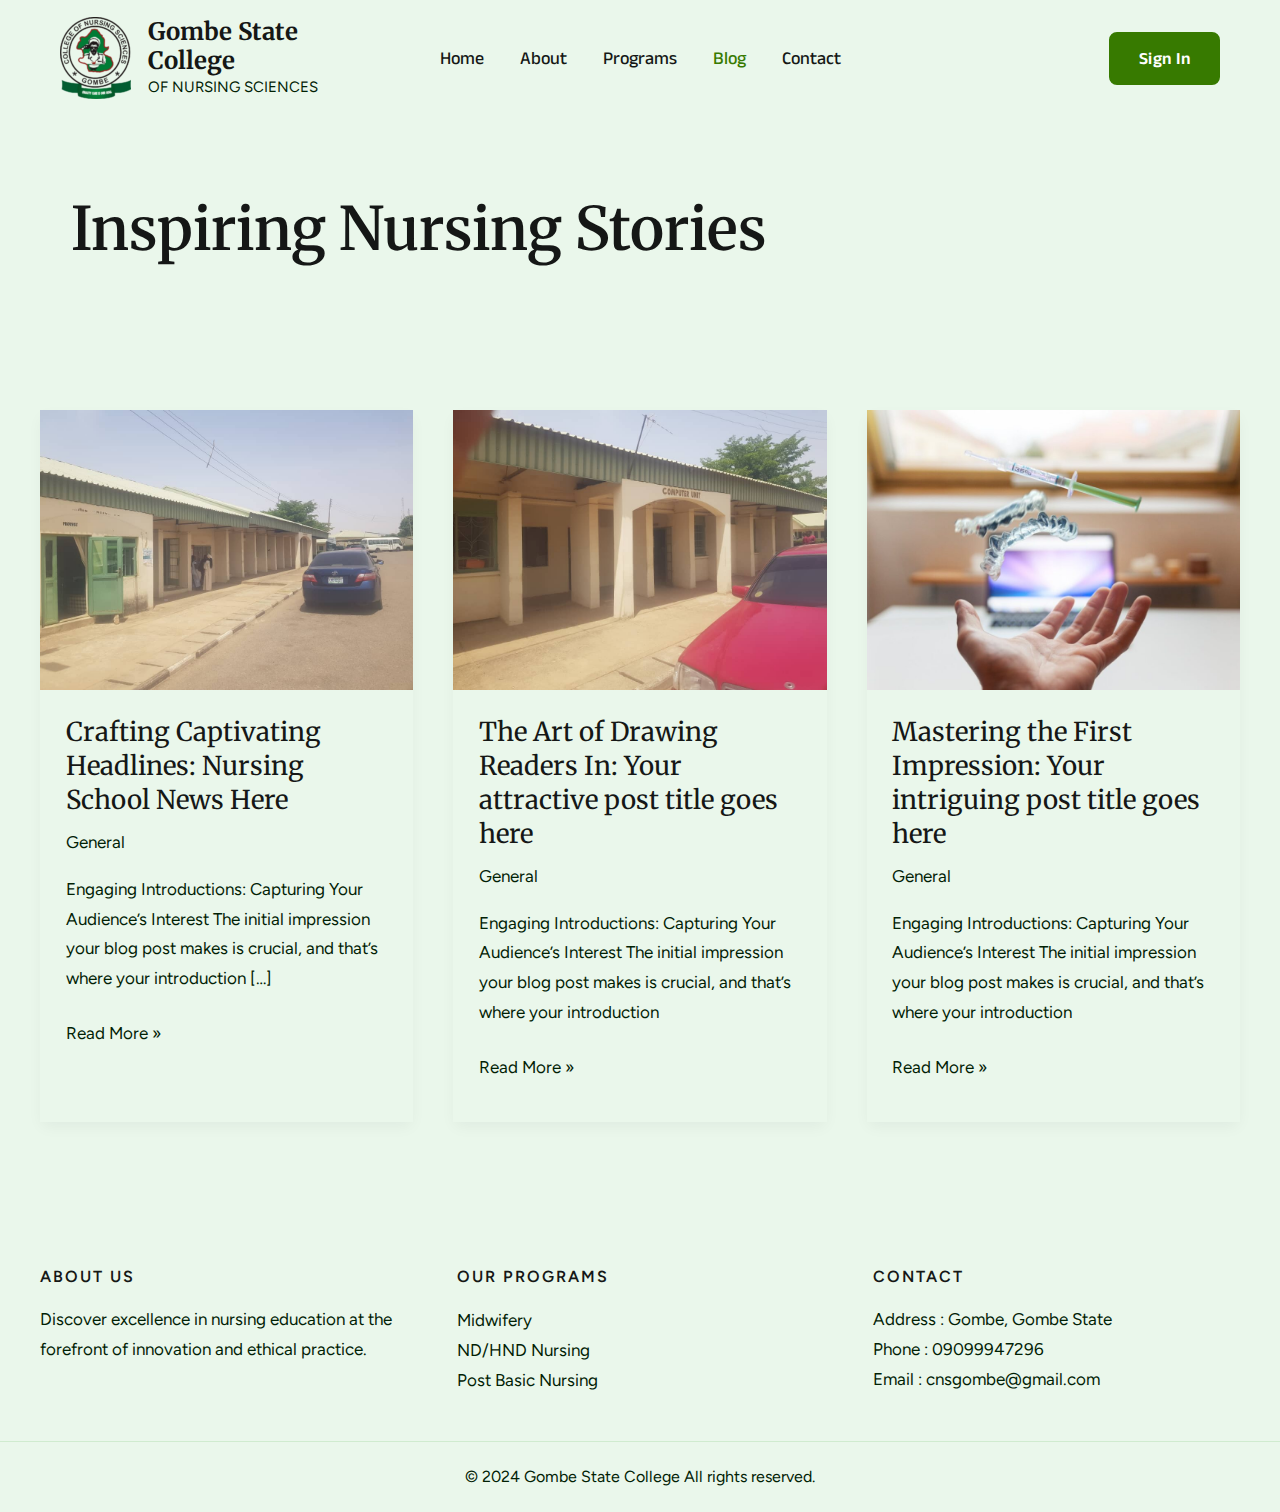
<file: blog.html>
<!DOCTYPE html>  <html lang="en-US">  <head>  <meta charset="UTF-8">  <meta name="viewport" content="width=device-width, initial-scale=1">  	 <link rel="profile" href="https://gmpg.org/xfn/11">   	 <title>Blog &#8211; Gombe State College</title> <meta name='robots' content='max-image-preview:large' /> <link rel='dns-prefetch' href='//fonts.googleapis.com' /> <link rel="alternate" type="application/rss+xml" title="Gombe State College &raquo; Feed" href="http://college-of-nursing-sciences.local/feed/" />
<link rel="alternate" type="application/rss+xml" title="Gombe State College &raquo; Comments Feed" href="http://college-of-nursing-sciences.local/comments/feed/" />
<script>

window._wpemojiSettings = {"baseUrl":"https:\/\/s.w.org\/images\/core\/emoji\/15.0.3\/72x72\/","ext":".png","svgUrl":"https:\/\/s.w.org\/images\/core\/emoji\/15.0.3\/svg\/","svgExt":".svg","source":{"concatemoji":"http:\/\/college-of-nursing-sciences.local\/wp-includes\/js\/wp-emoji-release.min.js?ver=6.5.4"}};
/*! This file is auto-generated */
!function(i,n){var o,s,e;function c(e){try{var t={supportTests:e,timestamp:(new Date).valueOf()};sessionStorage.setItem(o,JSON.stringify(t))}catch(e){}}function p(e,t,n){e.clearRect(0,0,e.canvas.width,e.canvas.height),e.fillText(t,0,0);var t=new Uint32Array(e.getImageData(0,0,e.canvas.width,e.canvas.height).data),r=(e.clearRect(0,0,e.canvas.width,e.canvas.height),e.fillText(n,0,0),new Uint32Array(e.getImageData(0,0,e.canvas.width,e.canvas.height).data));return t.every(function(e,t){return e===r[t]})}function u(e,t,n){switch(t){case"flag":return n(e,"\ud83c\udff3\ufe0f\u200d\u26a7\ufe0f","\ud83c\udff3\ufe0f\u200b\u26a7\ufe0f")?!1:!n(e,"\ud83c\uddfa\ud83c\uddf3","\ud83c\uddfa\u200b\ud83c\uddf3")&&!n(e,"\ud83c\udff4\udb40\udc67\udb40\udc62\udb40\udc65\udb40\udc6e\udb40\udc67\udb40\udc7f","\ud83c\udff4\u200b\udb40\udc67\u200b\udb40\udc62\u200b\udb40\udc65\u200b\udb40\udc6e\u200b\udb40\udc67\u200b\udb40\udc7f");case"emoji":return!n(e,"\ud83d\udc26\u200d\u2b1b","\ud83d\udc26\u200b\u2b1b")}return!1}function f(e,t,n){var r="undefined"!=typeof WorkerGlobalScope&&self instanceof WorkerGlobalScope?new OffscreenCanvas(300,150):i.createElement("canvas"),a=r.getContext("2d",{willReadFrequently:!0}),o=(a.textBaseline="top",a.font="600 32px Arial",{});return e.forEach(function(e){o[e]=t(a,e,n)}),o}function t(e){var t=i.createElement("script");t.src=e,t.defer=!0,i.head.appendChild(t)}"undefined"!=typeof Promise&&(o="wpEmojiSettingsSupports",s=["flag","emoji"],n.supports={everything:!0,everythingExceptFlag:!0},e=new Promise(function(e){i.addEventListener("DOMContentLoaded",e,{once:!0})}),new Promise(function(t){var n=function(){try{var e=JSON.parse(sessionStorage.getItem(o));if("object"==typeof e&&"number"==typeof e.timestamp&&(new Date).valueOf()<e.timestamp+604800&&"object"==typeof e.supportTests)return e.supportTests}catch(e){}return null}();if(!n){if("undefined"!=typeof Worker&&"undefined"!=typeof OffscreenCanvas&&"undefined"!=typeof URL&&URL.createObjectURL&&"undefined"!=typeof Blob)try{var e="postMessage("+f.toString()+"("+[JSON.stringify(s),u.toString(),p.toString()].join(",")+"));",r=new Blob([e],{type:"text/javascript"}),a=new Worker(URL.createObjectURL(r),{name:"wpTestEmojiSupports"});return void(a.onmessage=function(e){c(n=e.data),a.terminate(),t(n)})}catch(e){}c(n=f(s,u,p))}t(n)}).then(function(e){for(var t in e)n.supports[t]=e[t],n.supports.everything=n.supports.everything&&n.supports[t],"flag"!==t&&(n.supports.everythingExceptFlag=n.supports.everythingExceptFlag&&n.supports[t]);n.supports.everythingExceptFlag=n.supports.everythingExceptFlag&&!n.supports.flag,n.DOMReady=!1,n.readyCallback=function(){n.DOMReady=!0}}).then(function(){return e}).then(function(){var e;n.supports.everything||(n.readyCallback(),(e=n.source||{}).concatemoji?t(e.concatemoji):e.wpemoji&&e.twemoji&&(t(e.twemoji),t(e.wpemoji)))}))}((window,document),window._wpemojiSettings);
</script>
<link rel='stylesheet' id='astra-theme-css-css' href='./css/astra-assets-css-minified-main.min.css' media='all' />
<style id='astra-theme-css-inline-css'>
    :root{--ast-post-nav-space:0;--ast-container-default-xlg-padding:3em;--ast-container-default-lg-padding:3em;--ast-container-default-slg-padding:2em;--ast-container-default-md-padding:3em;--ast-container-default-sm-padding:3em;--ast-container-default-xs-padding:2.4em;--ast-container-default-xxs-padding:1.8em;--ast-code-block-background:#ECEFF3;--ast-comment-inputs-background:#F9FAFB;--ast-normal-container-width:1200px;--ast-narrow-container-width:750px;--ast-blog-title-font-weight:normal;--ast-blog-meta-weight:inherit;}html{font-size:106.25%;}a{color:var(--ast-global-color-3);}a:hover,a:focus{color:var(--ast-global-color-1);}body,button,input,select,textarea,.ast-button,.ast-custom-button{font-family:'Figtree',sans-serif;font-weight:400;font-size:17px;font-size:1rem;line-height:var(--ast-body-line-height,1.75em);}blockquote{color:var(--ast-global-color-3);}h1,.entry-content h1,h2,.entry-content h2,h3,.entry-content h3,h4,.entry-content h4,h5,.entry-content h5,h6,.entry-content h6,.site-title,.site-title a{font-family:'Merriweather',serif;font-weight:700;}.ast-site-identity .site-title a{color:var(--ast-global-color-2);}.site-title{font-size:24px;font-size:1.4117647058824rem;display:block;}header .custom-logo-link img{max-width:71px;width:71px;}.astra-logo-svg{width:71px;}.site-header .site-description{font-size:15px;font-size:0.88235294117647rem;display:block;}.entry-title{font-size:26px;font-size:1.5294117647059rem;}.archive .ast-article-post .ast-article-inner,.blog .ast-article-post .ast-article-inner,.archive .ast-article-post .ast-article-inner:hover,.blog .ast-article-post .ast-article-inner:hover{overflow:hidden;}h1,.entry-content h1{font-size:60px;font-size:3.5294117647059rem;font-weight:700;font-family:'Merriweather',serif;line-height:1.1em;letter-spacing:0;}h2,.entry-content h2{font-size:42px;font-size:2.4705882352941rem;font-weight:700;font-family:'Merriweather',serif;line-height:1.16em;}h3,.entry-content h3{font-size:26px;font-size:1.5294117647059rem;font-weight:700;font-family:'Merriweather',serif;line-height:1.2em;}h4,.entry-content h4{font-size:22px;font-size:1.2941176470588rem;line-height:1.5em;font-weight:700;font-family:'Merriweather',serif;}h5,.entry-content h5{font-size:20px;font-size:1.1764705882353rem;line-height:1.33em;font-weight:700;font-family:'Merriweather',serif;}h6,.entry-content h6{font-size:16px;font-size:0.94117647058824rem;line-height:1em;font-weight:700;font-family:'Merriweather',serif;text-transform:uppercase;letter-spacing:2px;}::selection{background-color:var(--ast-global-color-0);color:#ffffff;}body,h1,.entry-title a,.entry-content h1,h2,.entry-content h2,h3,.entry-content h3,h4,.entry-content h4,h5,.entry-content h5,h6,.entry-content h6{color:var(--ast-global-color-3);}.tagcloud a:hover,.tagcloud a:focus,.tagcloud a.current-item{color:#ffffff;border-color:var(--ast-global-color-3);background-color:var(--ast-global-color-3);}input:focus,input[type="text"]:focus,input[type="email"]:focus,input[type="url"]:focus,input[type="password"]:focus,input[type="reset"]:focus,input[type="search"]:focus,textarea:focus{border-color:var(--ast-global-color-3);}input[type="radio"]:checked,input[type=reset],input[type="checkbox"]:checked,input[type="checkbox"]:hover:checked,input[type="checkbox"]:focus:checked,input[type=range]::-webkit-slider-thumb{border-color:var(--ast-global-color-3);background-color:var(--ast-global-color-3);box-shadow:none;}.site-footer a:hover + .post-count,.site-footer a:focus + .post-count{background:var(--ast-global-color-3);border-color:var(--ast-global-color-3);}.single .nav-links .nav-previous,.single .nav-links .nav-next{color:var(--ast-global-color-3);}.entry-meta,.entry-meta *{line-height:1.45;color:var(--ast-global-color-3);}.entry-meta a:not(.ast-button):hover,.entry-meta a:not(.ast-button):hover *,.entry-meta a:not(.ast-button):focus,.entry-meta a:not(.ast-button):focus *,.page-links > .page-link,.page-links .page-link:hover,.post-navigation a:hover{color:var(--ast-global-color-1);}#cat option,.secondary .calendar_wrap thead a,.secondary .calendar_wrap thead a:visited{color:var(--ast-global-color-3);}.secondary .calendar_wrap #today,.ast-progress-val span{background:var(--ast-global-color-3);}.secondary a:hover + .post-count,.secondary a:focus + .post-count{background:var(--ast-global-color-3);border-color:var(--ast-global-color-3);}.calendar_wrap #today > a{color:#ffffff;}.page-links .page-link,.single .post-navigation a{color:var(--ast-global-color-3);}.ast-search-menu-icon .search-form button.search-submit{padding:0 4px;}.ast-search-menu-icon form.search-form{padding-right:0;}.ast-search-menu-icon.slide-search input.search-field{width:0;}.ast-header-search .ast-search-menu-icon.ast-dropdown-active .search-form,.ast-header-search .ast-search-menu-icon.ast-dropdown-active .search-field:focus{transition:all 0.2s;}.search-form input.search-field:focus{outline:none;}.ast-archive-title{color:var(--ast-global-color-2);}.widget-title,.widget .wp-block-heading{font-size:24px;font-size:1.4117647058824rem;color:var(--ast-global-color-2);}.ast-single-post .entry-content a,.ast-comment-content a:not(.ast-comment-edit-reply-wrap a){text-decoration:underline;}.ast-single-post .wp-block-button .wp-block-button__link,.ast-single-post .elementor-button-wrapper .elementor-button,.ast-single-post .entry-content .uagb-tab a,.ast-single-post .entry-content .uagb-ifb-cta a,.ast-single-post .entry-content .wp-block-uagb-buttons a,.ast-single-post .entry-content .uabb-module-content a,.ast-single-post .entry-content .uagb-post-grid a,.ast-single-post .entry-content .uagb-timeline a,.ast-single-post .entry-content .uagb-toc__wrap a,.ast-single-post .entry-content .uagb-taxomony-box a,.ast-single-post .entry-content .woocommerce a,.entry-content .wp-block-latest-posts > li > a,.ast-single-post .entry-content .wp-block-file__button,li.ast-post-filter-single,.ast-single-post .wp-block-buttons .wp-block-button.is-style-outline .wp-block-button__link,.ast-single-post .ast-comment-content .comment-reply-link,.ast-single-post .ast-comment-content .comment-edit-link{text-decoration:none;}.ast-search-menu-icon.slide-search a:focus-visible:focus-visible,.astra-search-icon:focus-visible,#close:focus-visible,a:focus-visible,.ast-menu-toggle:focus-visible,.site .skip-link:focus-visible,.wp-block-loginout input:focus-visible,.wp-block-search.wp-block-search__button-inside .wp-block-search__inside-wrapper,.ast-header-navigation-arrow:focus-visible,.woocommerce .wc-proceed-to-checkout > .checkout-button:focus-visible,.woocommerce .woocommerce-MyAccount-navigation ul li a:focus-visible,.ast-orders-table__row .ast-orders-table__cell:focus-visible,.woocommerce .woocommerce-order-details .order-again > .button:focus-visible,.woocommerce .woocommerce-message a.button.wc-forward:focus-visible,.woocommerce #minus_qty:focus-visible,.woocommerce #plus_qty:focus-visible,a#ast-apply-coupon:focus-visible,.woocommerce .woocommerce-info a:focus-visible,.woocommerce .astra-shop-summary-wrap a:focus-visible,.woocommerce a.wc-forward:focus-visible,#ast-apply-coupon:focus-visible,.woocommerce-js .woocommerce-mini-cart-item a.remove:focus-visible,#close:focus-visible,.button.search-submit:focus-visible,#search_submit:focus,.normal-search:focus-visible,.ast-header-account-wrap:focus-visible{outline-style:dotted;outline-color:inherit;outline-width:thin;}input:focus,input[type="text"]:focus,input[type="email"]:focus,input[type="url"]:focus,input[type="password"]:focus,input[type="reset"]:focus,input[type="search"]:focus,input[type="number"]:focus,textarea:focus,.wp-block-search__input:focus,[data-section="section-header-mobile-trigger"] .ast-button-wrap .ast-mobile-menu-trigger-minimal:focus,.ast-mobile-popup-drawer.active .menu-toggle-close:focus,.woocommerce-ordering select.orderby:focus,#ast-scroll-top:focus,#coupon_code:focus,.woocommerce-page #comment:focus,.woocommerce #reviews #respond input#submit:focus,.woocommerce a.add_to_cart_button:focus,.woocommerce .button.single_add_to_cart_button:focus,.woocommerce .woocommerce-cart-form button:focus,.woocommerce .woocommerce-cart-form__cart-item .quantity .qty:focus,.woocommerce .woocommerce-billing-fields .woocommerce-billing-fields__field-wrapper .woocommerce-input-wrapper > .input-text:focus,.woocommerce #order_comments:focus,.woocommerce #place_order:focus,.woocommerce .woocommerce-address-fields .woocommerce-address-fields__field-wrapper .woocommerce-input-wrapper > .input-text:focus,.woocommerce .woocommerce-MyAccount-content form button:focus,.woocommerce .woocommerce-MyAccount-content .woocommerce-EditAccountForm .woocommerce-form-row .woocommerce-Input.input-text:focus,.woocommerce .ast-woocommerce-container .woocommerce-pagination ul.page-numbers li a:focus,body #content .woocommerce form .form-row .select2-container--default .select2-selection--single:focus,#ast-coupon-code:focus,.woocommerce.woocommerce-js .quantity input[type=number]:focus,.woocommerce-js .woocommerce-mini-cart-item .quantity input[type=number]:focus,.woocommerce p#ast-coupon-trigger:focus{border-style:dotted;border-color:inherit;border-width:thin;}input{outline:none;}.ast-logo-title-inline .site-logo-img{padding-right:1em;}.site-logo-img img{ transition:all 0.2s linear;}.site-logo-img .transparent-custom-logo img,.ast-theme-transparent-header .site-logo-img img{filter:url(#ast-img-color-filter-2);}body .ast-oembed-container *{position:absolute;top:0;width:100%;height:100%;left:0;}body .wp-block-embed-pocket-casts .ast-oembed-container *{position:unset;}.ast-single-post-featured-section + article {margin-top: 2em;}.site-content .ast-single-post-featured-section img {width: 100%;overflow: hidden;object-fit: cover;}.site > .ast-single-related-posts-container {margin-top: 0;}@media (min-width: 922px) {.ast-desktop .ast-container--narrow {max-width: var(--ast-narrow-container-width);margin: 0 auto;}}@media (max-width:921.9px){#ast-desktop-header{display:none;}}@media (min-width:922px){#ast-mobile-header{display:none;}}.wp-block-buttons.aligncenter{justify-content:center;}@media (max-width:921px){.ast-separate-container.ast-single-post.ast-right-sidebar #primary,.ast-separate-container.ast-single-post.ast-left-sidebar #primary,.ast-separate-container.ast-single-post #primary,.ast-plain-container #primary,.ast-narrow-container #primary{margin-top:40px;margin-bottom:20px;}.ast-separate-container.ast-single-post.ast-right-sidebar #primary,.ast-separate-container.ast-single-post.ast-left-sidebar #primary,.ast-separate-container.ast-single-post #primary,.ast-plain-container.ast-single-post #primary,.ast-narrow-container.ast-single-post #primary{margin-top:40px;margin-bottom:20px;}}@media (max-width:544px){.ast-separate-container.ast-single-post.ast-right-sidebar #primary,.ast-separate-container.ast-single-post.ast-left-sidebar #primary,.ast-separate-container.ast-single-post #primary,.ast-plain-container.ast-single-post #primary,.ast-narrow-container.ast-single-post #primary{margin-top:30px;margin-bottom:20px;}}@media (max-width:921px){.ast-separate-container #primary,.ast-narrow-container #primary{padding-top:0px;}}@media (max-width:544px){.ast-separate-container #primary,.ast-narrow-container #primary{padding-top:0px;}}@media (max-width:921px){.ast-separate-container #primary,.ast-narrow-container #primary{padding-bottom:0px;}}@media (max-width:544px){.ast-separate-container #primary,.ast-narrow-container #primary{padding-bottom:0px;}}.wp-block-button.is-style-outline .wp-block-button__link{border-color:var(--ast-global-color-0);border-top-width:2px;border-right-width:2px;border-bottom-width:2px;border-left-width:2px;}div.wp-block-button.is-style-outline > .wp-block-button__link:not(.has-text-color),div.wp-block-button.wp-block-button__link.is-style-outline:not(.has-text-color){color:var(--ast-global-color-0);}.wp-block-button.is-style-outline .wp-block-button__link:hover,.wp-block-buttons .wp-block-button.is-style-outline .wp-block-button__link:focus,.wp-block-buttons .wp-block-button.is-style-outline > .wp-block-button__link:not(.has-text-color):hover,.wp-block-buttons .wp-block-button.wp-block-button__link.is-style-outline:not(.has-text-color):hover{color:#ffffff;background-color:var(--ast-global-color-1);border-color:var(--ast-global-color-1);}.post-page-numbers.current .page-link,.ast-pagination .page-numbers.current{color:#ffffff;border-color:var(--ast-global-color-0);background-color:var(--ast-global-color-0);}.wp-block-button.is-style-outline .wp-block-button__link{border-top-width:2px;border-right-width:2px;border-bottom-width:2px;border-left-width:2px;}.wp-block-buttons .wp-block-button.is-style-outline .wp-block-button__link.wp-element-button,.ast-outline-button,.wp-block-uagb-buttons-child .uagb-buttons-repeater.ast-outline-button{border-color:var(--ast-global-color-2);border-top-width:2px;border-right-width:2px;border-bottom-width:2px;border-left-width:2px;font-family:'Anek Latin',sans-serif;font-weight:600;font-size:17px;font-size:1rem;line-height:1em;letter-spacing:0.2px;padding-top:16px;padding-right:28px;padding-bottom:16px;padding-left:28px;border-top-left-radius:8px;border-top-right-radius:8px;border-bottom-right-radius:8px;border-bottom-left-radius:8px;}.wp-block-buttons .wp-block-button.is-style-outline > .wp-block-button__link:not(.has-text-color),.wp-block-buttons .wp-block-button.wp-block-button__link.is-style-outline:not(.has-text-color),.ast-outline-button{color:var(--ast-global-color-2);}.wp-block-button.is-style-outline .wp-block-button__link:hover,.wp-block-buttons .wp-block-button.is-style-outline .wp-block-button__link:focus,.wp-block-buttons .wp-block-button.is-style-outline > .wp-block-button__link:not(.has-text-color):hover,.wp-block-buttons .wp-block-button.wp-block-button__link.is-style-outline:not(.has-text-color):hover,.ast-outline-button:hover,.ast-outline-button:focus,.wp-block-uagb-buttons-child .uagb-buttons-repeater.ast-outline-button:hover,.wp-block-uagb-buttons-child .uagb-buttons-repeater.ast-outline-button:focus{color:#ffffff;background-color:var(--ast-global-color-2);border-color:var(--ast-global-color-2);}@media (max-width:921px){.wp-block-buttons .wp-block-button.is-style-outline .wp-block-button__link.wp-element-button,.ast-outline-button,.wp-block-uagb-buttons-child .uagb-buttons-repeater.ast-outline-button{font-size:16px;font-size:0.94117647058824rem;padding-top:16px;padding-right:26px;padding-bottom:16px;padding-left:26px;border-top-left-radius:8px;border-top-right-radius:8px;border-bottom-right-radius:8px;border-bottom-left-radius:8px;}}@media (max-width:544px){.wp-block-buttons .wp-block-button.is-style-outline .wp-block-button__link.wp-element-button,.ast-outline-button,.wp-block-uagb-buttons-child .uagb-buttons-repeater.ast-outline-button{font-size:14px;font-size:0.82352941176471rem;padding-top:14px;padding-right:24px;padding-bottom:14px;padding-left:24px;border-top-left-radius:8px;border-top-right-radius:8px;border-bottom-right-radius:8px;border-bottom-left-radius:8px;}}.entry-content[ast-blocks-layout] > figure{margin-bottom:1em;}h1.widget-title{font-weight:700;}h2.widget-title{font-weight:700;}h3.widget-title{font-weight:700;}#page{display:flex;flex-direction:column;min-height:100vh;}.ast-404-layout-1 h1.page-title{color:var(--ast-global-color-2);}.single .post-navigation a{line-height:1em;height:inherit;}.error-404 .page-sub-title{font-size:1.5rem;font-weight:inherit;}.search .site-content .content-area .search-form{margin-bottom:0;}#page .site-content{flex-grow:1;}.widget{margin-bottom:1.25em;}#secondary li{line-height:1.5em;}#secondary .wp-block-group h2{margin-bottom:0.7em;}#secondary h2{font-size:1.7rem;}.ast-separate-container .ast-article-post,.ast-separate-container .ast-article-single,.ast-separate-container .comment-respond{padding:3em;}.ast-separate-container .ast-article-single .ast-article-single{padding:0;}.ast-article-single .wp-block-post-template-is-layout-grid{padding-left:0;}.ast-separate-container .comments-title,.ast-narrow-container .comments-title{padding:1.5em 2em;}.ast-page-builder-template .comment-form-textarea,.ast-comment-formwrap .ast-grid-common-col{padding:0;}.ast-comment-formwrap{padding:0;display:inline-flex;column-gap:20px;width:100%;margin-left:0;margin-right:0;}.comments-area textarea#comment:focus,.comments-area textarea#comment:active,.comments-area .ast-comment-formwrap input[type="text"]:focus,.comments-area .ast-comment-formwrap input[type="text"]:active {box-shadow:none;outline:none;}.archive.ast-page-builder-template .entry-header{margin-top:2em;}.ast-page-builder-template .ast-comment-formwrap{width:100%;}.entry-title{margin-bottom:0.5em;}.ast-archive-description p{font-size:inherit;font-weight:inherit;line-height:inherit;}.ast-separate-container .ast-comment-list li.depth-1,.hentry{margin-bottom:2em;}@media (min-width:921px){.ast-left-sidebar.ast-page-builder-template #secondary,.archive.ast-right-sidebar.ast-page-builder-template .site-main{padding-left:20px;padding-right:20px;}}@media (max-width:544px){.ast-comment-formwrap.ast-row{column-gap:10px;display:inline-block;}#ast-commentform .ast-grid-common-col{position:relative;width:100%;}}@media (min-width:1201px){.ast-separate-container .ast-article-post,.ast-separate-container .ast-article-single,.ast-separate-container .ast-author-box,.ast-separate-container .ast-404-layout-1,.ast-separate-container .no-results{padding:3em;}}@media (max-width:921px){.ast-separate-container #primary,.ast-separate-container #secondary{padding:1.5em 0;}#primary,#secondary{padding:1.5em 0;margin:0;}.ast-left-sidebar #content > .ast-container{display:flex;flex-direction:column-reverse;width:100%;}}@media (min-width:922px){.ast-separate-container.ast-right-sidebar #primary,.ast-separate-container.ast-left-sidebar #primary{border:0;}.search-no-results.ast-separate-container #primary{margin-bottom:4em;}}.wp-block-button .wp-block-button__link{color:#ffffff;}.wp-block-button .wp-block-button__link:hover,.wp-block-button .wp-block-button__link:focus{color:#ffffff;background-color:var(--ast-global-color-1);border-color:var(--ast-global-color-1);}.wp-block-button .wp-block-button__link,.wp-block-search .wp-block-search__button,body .wp-block-file .wp-block-file__button{border-style:solid;border-top-width:2px;border-right-width:2px;border-left-width:2px;border-bottom-width:2px;border-color:var(--ast-global-color-0);background-color:var(--ast-global-color-0);color:#ffffff;font-family:'Anek Latin',sans-serif;font-weight:600;line-height:1em;letter-spacing:0.2px;font-size:17px;font-size:1rem;border-top-left-radius:8px;border-top-right-radius:8px;border-bottom-right-radius:8px;border-bottom-left-radius:8px;padding-top:16px;padding-right:28px;padding-bottom:16px;padding-left:28px;}@media (max-width:921px){.wp-block-button .wp-block-button__link,.wp-block-search .wp-block-search__button,body .wp-block-file .wp-block-file__button{font-size:16px;font-size:0.94117647058824rem;padding-top:16px;padding-right:26px;padding-bottom:16px;padding-left:26px;border-top-left-radius:8px;border-top-right-radius:8px;border-bottom-right-radius:8px;border-bottom-left-radius:8px;}}@media (max-width:544px){.wp-block-button .wp-block-button__link,.wp-block-search .wp-block-search__button,body .wp-block-file .wp-block-file__button{font-size:14px;font-size:0.82352941176471rem;padding-top:14px;padding-right:24px;padding-bottom:14px;padding-left:24px;border-top-left-radius:8px;border-top-right-radius:8px;border-bottom-right-radius:8px;border-bottom-left-radius:8px;}}.menu-toggle,button,.ast-button,.ast-custom-button,.button,input#submit,input[type="button"],input[type="submit"],input[type="reset"],form[CLASS*="wp-block-search__"].wp-block-search .wp-block-search__inside-wrapper .wp-block-search__button,body .wp-block-file .wp-block-file__button,.search .search-submit,.woocommerce-js a.button,.woocommerce button.button,.woocommerce .woocommerce-message a.button,.woocommerce #respond input#submit.alt,.woocommerce input.button.alt,.woocommerce input.button,.woocommerce input.button:disabled,.woocommerce input.button:disabled[disabled],.woocommerce input.button:disabled:hover,.woocommerce input.button:disabled[disabled]:hover,.woocommerce #respond input#submit,.woocommerce button.button.alt.disabled,.wc-block-grid__products .wc-block-grid__product .wp-block-button__link,.wc-block-grid__product-onsale,[CLASS*="wc-block"] button,.woocommerce-js .astra-cart-drawer .astra-cart-drawer-content .woocommerce-mini-cart__buttons .button:not(.checkout):not(.ast-continue-shopping),.woocommerce-js .astra-cart-drawer .astra-cart-drawer-content .woocommerce-mini-cart__buttons a.checkout,.woocommerce button.button.alt.disabled.wc-variation-selection-needed,[CLASS*="wc-block"] .wc-block-components-button{border-style:solid;border-top-width:2px;border-right-width:2px;border-left-width:2px;border-bottom-width:2px;color:#ffffff;border-color:var(--ast-global-color-0);background-color:var(--ast-global-color-0);padding-top:16px;padding-right:28px;padding-bottom:16px;padding-left:28px;font-family:'Anek Latin',sans-serif;font-weight:600;font-size:17px;font-size:1rem;line-height:1em;letter-spacing:0.2px;border-top-left-radius:8px;border-top-right-radius:8px;border-bottom-right-radius:8px;border-bottom-left-radius:8px;}button:focus,.menu-toggle:hover,button:hover,.ast-button:hover,.ast-custom-button:hover .button:hover,.ast-custom-button:hover ,input[type=reset]:hover,input[type=reset]:focus,input#submit:hover,input#submit:focus,input[type="button"]:hover,input[type="button"]:focus,input[type="submit"]:hover,input[type="submit"]:focus,form[CLASS*="wp-block-search__"].wp-block-search .wp-block-search__inside-wrapper .wp-block-search__button:hover,form[CLASS*="wp-block-search__"].wp-block-search .wp-block-search__inside-wrapper .wp-block-search__button:focus,body .wp-block-file .wp-block-file__button:hover,body .wp-block-file .wp-block-file__button:focus,.woocommerce-js a.button:hover,.woocommerce button.button:hover,.woocommerce .woocommerce-message a.button:hover,.woocommerce #respond input#submit:hover,.woocommerce #respond input#submit.alt:hover,.woocommerce input.button.alt:hover,.woocommerce input.button:hover,.woocommerce button.button.alt.disabled:hover,.wc-block-grid__products .wc-block-grid__product .wp-block-button__link:hover,[CLASS*="wc-block"] button:hover,.woocommerce-js .astra-cart-drawer .astra-cart-drawer-content .woocommerce-mini-cart__buttons .button:not(.checkout):not(.ast-continue-shopping):hover,.woocommerce-js .astra-cart-drawer .astra-cart-drawer-content .woocommerce-mini-cart__buttons a.checkout:hover,.woocommerce button.button.alt.disabled.wc-variation-selection-needed:hover,[CLASS*="wc-block"] .wc-block-components-button:hover,[CLASS*="wc-block"] .wc-block-components-button:focus{color:#ffffff;background-color:var(--ast-global-color-1);border-color:var(--ast-global-color-1);}form[CLASS*="wp-block-search__"].wp-block-search .wp-block-search__inside-wrapper .wp-block-search__button.has-icon{padding-top:calc(16px - 3px);padding-right:calc(28px - 3px);padding-bottom:calc(16px - 3px);padding-left:calc(28px - 3px);}@media (max-width:921px){.menu-toggle,button,.ast-button,.ast-custom-button,.button,input#submit,input[type="button"],input[type="submit"],input[type="reset"],form[CLASS*="wp-block-search__"].wp-block-search .wp-block-search__inside-wrapper .wp-block-search__button,body .wp-block-file .wp-block-file__button,.search .search-submit,.woocommerce-js a.button,.woocommerce button.button,.woocommerce .woocommerce-message a.button,.woocommerce #respond input#submit.alt,.woocommerce input.button.alt,.woocommerce input.button,.woocommerce input.button:disabled,.woocommerce input.button:disabled[disabled],.woocommerce input.button:disabled:hover,.woocommerce input.button:disabled[disabled]:hover,.woocommerce #respond input#submit,.woocommerce button.button.alt.disabled,.wc-block-grid__products .wc-block-grid__product .wp-block-button__link,.wc-block-grid__product-onsale,[CLASS*="wc-block"] button,.woocommerce-js .astra-cart-drawer .astra-cart-drawer-content .woocommerce-mini-cart__buttons .button:not(.checkout):not(.ast-continue-shopping),.woocommerce-js .astra-cart-drawer .astra-cart-drawer-content .woocommerce-mini-cart__buttons a.checkout,.woocommerce button.button.alt.disabled.wc-variation-selection-needed,[CLASS*="wc-block"] .wc-block-components-button{padding-top:16px;padding-right:26px;padding-bottom:16px;padding-left:26px;font-size:16px;font-size:0.94117647058824rem;border-top-left-radius:8px;border-top-right-radius:8px;border-bottom-right-radius:8px;border-bottom-left-radius:8px;}}@media (max-width:544px){.menu-toggle,button,.ast-button,.ast-custom-button,.button,input#submit,input[type="button"],input[type="submit"],input[type="reset"],form[CLASS*="wp-block-search__"].wp-block-search .wp-block-search__inside-wrapper .wp-block-search__button,body .wp-block-file .wp-block-file__button,.search .search-submit,.woocommerce-js a.button,.woocommerce button.button,.woocommerce .woocommerce-message a.button,.woocommerce #respond input#submit.alt,.woocommerce input.button.alt,.woocommerce input.button,.woocommerce input.button:disabled,.woocommerce input.button:disabled[disabled],.woocommerce input.button:disabled:hover,.woocommerce input.button:disabled[disabled]:hover,.woocommerce #respond input#submit,.woocommerce button.button.alt.disabled,.wc-block-grid__products .wc-block-grid__product .wp-block-button__link,.wc-block-grid__product-onsale,[CLASS*="wc-block"] button,.woocommerce-js .astra-cart-drawer .astra-cart-drawer-content .woocommerce-mini-cart__buttons .button:not(.checkout):not(.ast-continue-shopping),.woocommerce-js .astra-cart-drawer .astra-cart-drawer-content .woocommerce-mini-cart__buttons a.checkout,.woocommerce button.button.alt.disabled.wc-variation-selection-needed,[CLASS*="wc-block"] .wc-block-components-button{padding-top:14px;padding-right:24px;padding-bottom:14px;padding-left:24px;font-size:14px;font-size:0.82352941176471rem;border-top-left-radius:8px;border-top-right-radius:8px;border-bottom-right-radius:8px;border-bottom-left-radius:8px;}}@media (max-width:921px){.menu-toggle,button,.ast-button,.button,input#submit,input[type="button"],input[type="submit"],input[type="reset"]{font-size:16px;font-size:0.94117647058824rem;}.ast-mobile-header-stack .main-header-bar .ast-search-menu-icon{display:inline-block;}.ast-header-break-point.ast-header-custom-item-outside .ast-mobile-header-stack .main-header-bar .ast-search-icon{margin:0;}.ast-comment-avatar-wrap img{max-width:2.5em;}.ast-comment-meta{padding:0 1.8888em 1.3333em;}.ast-separate-container .ast-comment-list li.depth-1{padding:1.5em 2.14em;}.ast-separate-container .comment-respond{padding:2em 2.14em;}}@media (min-width:544px){.ast-container{max-width:100%;}}@media (max-width:544px){.ast-separate-container .ast-article-post,.ast-separate-container .ast-article-single,.ast-separate-container .comments-title,.ast-separate-container .ast-archive-description{padding:1.5em 1em;}.ast-separate-container #content .ast-container{padding-left:0.54em;padding-right:0.54em;}.ast-separate-container .ast-comment-list .bypostauthor{padding:.5em;}.ast-search-menu-icon.ast-dropdown-active .search-field{width:170px;}.menu-toggle,button,.ast-button,.button,input#submit,input[type="button"],input[type="submit"],input[type="reset"]{font-size:14px;font-size:0.82352941176471rem;}}.ast-separate-container{background-color:var(--ast-global-color-5);;background-image:none;;}@media (max-width:921px){.site-title{font-size:24px;font-size:1.4117647058824rem;display:block;}.site-header .site-description{display:block;}.entry-title{font-size:24px;font-size:1.4117647058824rem;}h1,.entry-content h1{font-size:44px;}h2,.entry-content h2{font-size:38px;}h3,.entry-content h3{font-size:26px;}h4,.entry-content h4{font-size:22px;font-size:1.2941176470588rem;}h5,.entry-content h5{font-size:18px;font-size:1.0588235294118rem;}h6,.entry-content h6{font-size:16px;font-size:0.94117647058824rem;}.astra-logo-svg{width:45px;}.astra-logo-svg:not(.sticky-custom-logo .astra-logo-svg,.transparent-custom-logo .astra-logo-svg,.advanced-header-logo .astra-logo-svg){height:40px;}header .custom-logo-link img,.ast-header-break-point .site-logo-img .custom-mobile-logo-link img{max-width:45px;width:45px;}body,.ast-separate-container{background-color:var(--ast-global-color-5);;background-image:none;;}}@media (max-width:544px){.site-title{font-size:20px;font-size:1.1764705882353rem;display:block;}.site-header .site-description{display:block;}.entry-title{font-size:24px;font-size:1.4117647058824rem;}h1,.entry-content h1{font-size:40px;}h2,.entry-content h2{font-size:32px;}h3,.entry-content h3{font-size:22px;}h4,.entry-content h4{font-size:20px;font-size:1.1764705882353rem;}h5,.entry-content h5{font-size:18px;font-size:1.0588235294118rem;}h6,.entry-content h6{font-size:14px;font-size:0.82352941176471rem;}header .custom-logo-link img,.ast-header-break-point .site-branding img,.ast-header-break-point .custom-logo-link img{max-width:40px;width:40px;}.astra-logo-svg{width:40px;}.astra-logo-svg:not(.sticky-custom-logo .astra-logo-svg,.transparent-custom-logo .astra-logo-svg,.advanced-header-logo .astra-logo-svg){height:36px;}.ast-header-break-point .site-logo-img .custom-mobile-logo-link img{max-width:40px;}body,.ast-separate-container{background-color:var(--ast-global-color-5);;background-image:none;;}}@media (max-width:921px){html{font-size:96.9%;}}@media (max-width:544px){html{font-size:96.9%;}}@media (min-width:922px){.ast-container{max-width:1240px;}}@media (min-width:922px){.site-content .ast-container{display:flex;}}@media (max-width:921px){.site-content .ast-container{flex-direction:column;}}.ast-blog-layout-4-grid .ast-article-post{width:33.33%;margin-bottom:2em;border-bottom:0;background-color:transparent;}.ast-blog-layout-4-grid .ast-article-inner .wp-post-image{width:100%;}.ast-article-inner{padding:1.5em;}.ast-blog-layout-4-grid .ast-row{display:flex;flex-wrap:wrap;flex-flow:row wrap;align-items:stretch;}.ast-separate-container .ast-blog-layout-4-grid .ast-article-post{padding:0 1em 0;}.ast-separate-container.ast-desktop .ast-blog-layout-4-grid .ast-row{margin-left:-1em;margin-right:-1em;}.ast-blog-layout-4-grid .ast-article-inner{box-shadow:0px 6px 15px -2px rgba(16,24,40,0.05);}.ast-separate-container .ast-blog-layout-4-grid .ast-article-inner,.ast-plain-container .ast-blog-layout-4-grid .ast-article-inner{height:100%;}.ast-row .blog-layout-4 .post-content,.blog-layout-4 .post-thumb{padding-left:0;padding-right:0;}.ast-article-post.remove-featured-img-padding .blog-layout-4 .post-content .ast-blog-featured-section:first-child .post-thumb-img-content{margin-top:-1.5em;}.ast-article-post.remove-featured-img-padding .blog-layout-4 .post-content .ast-blog-featured-section .post-thumb-img-content{margin-left:-1.5em;margin-right:-1.5em;}@media (max-width:921px){.ast-blog-layout-4-grid .ast-article-post{width:100%;}}.ast-blog-layout-6-grid .ast-blog-featured-section:before {content: "";}.ast-article-post .post-thumb-img-content img{aspect-ratio:4/3;width:100%;}.ast-article-post .post-thumb-img-content img{object-fit:cover;}.ast-article-post .post-thumb-img-content{overflow:hidden;}.ast-article-post .post-thumb-img-content img{transform:scale(1);transition:transform .5s ease;}.ast-article-post:hover .post-thumb-img-content img{transform:scale(1.1);}.cat-links.badge a,.tags-links.badge a {padding: 4px 8px;border-radius: 3px;font-weight: 400;}.cat-links.underline a,.tags-links.underline a{text-decoration: underline;}@media (min-width:922px){.main-header-menu .sub-menu .menu-item.ast-left-align-sub-menu:hover > .sub-menu,.main-header-menu .sub-menu .menu-item.ast-left-align-sub-menu.focus > .sub-menu{margin-left:-0px;}}.entry-content li > p{margin-bottom:0;}.site .comments-area{padding-top:2em;padding-bottom:3em;}.wp-block-file {display: flex;align-items: center;flex-wrap: wrap;justify-content: space-between;}.wp-block-pullquote {border: none;}.wp-block-pullquote blockquote::before {content: "\201D";font-family: "Helvetica",sans-serif;display: flex;transform: rotate( 180deg );font-size: 6rem;font-style: normal;line-height: 1;font-weight: bold;align-items: center;justify-content: center;}.has-text-align-right > blockquote::before {justify-content: flex-start;}.has-text-align-left > blockquote::before {justify-content: flex-end;}figure.wp-block-pullquote.is-style-solid-color blockquote {max-width: 100%;text-align: inherit;}html body {--wp--custom--ast-default-block-top-padding: 100px;--wp--custom--ast-default-block-right-padding: 80px;--wp--custom--ast-default-block-bottom-padding: 100px;--wp--custom--ast-default-block-left-padding: 80px;--wp--custom--ast-container-width: 1200px;--wp--custom--ast-content-width-size: 1200px;--wp--custom--ast-wide-width-size: calc(1200px + var(--wp--custom--ast-default-block-left-padding) + var(--wp--custom--ast-default-block-right-padding));}.ast-narrow-container {--wp--custom--ast-content-width-size: 750px;--wp--custom--ast-wide-width-size: 750px;}@media(max-width: 921px) {html body {--wp--custom--ast-default-block-top-padding: 50px;--wp--custom--ast-default-block-right-padding: 50px;--wp--custom--ast-default-block-bottom-padding: 50px;--wp--custom--ast-default-block-left-padding: 50px;}}@media(max-width: 544px) {html body {--wp--custom--ast-default-block-top-padding: 50px;--wp--custom--ast-default-block-right-padding: 30px;--wp--custom--ast-default-block-bottom-padding: 50px;--wp--custom--ast-default-block-left-padding: 30px;}}.entry-content > .wp-block-group,.entry-content > .wp-block-cover,.entry-content > .wp-block-columns {padding-top: var(--wp--custom--ast-default-block-top-padding);padding-right: var(--wp--custom--ast-default-block-right-padding);padding-bottom: var(--wp--custom--ast-default-block-bottom-padding);padding-left: var(--wp--custom--ast-default-block-left-padding);}.ast-plain-container.ast-no-sidebar .entry-content > .alignfull,.ast-page-builder-template .ast-no-sidebar .entry-content > .alignfull {margin-left: calc( -50vw + 50%);margin-right: calc( -50vw + 50%);max-width: 100vw;width: 100vw;}.ast-plain-container.ast-no-sidebar .entry-content .alignfull .alignfull,.ast-page-builder-template.ast-no-sidebar .entry-content .alignfull .alignfull,.ast-plain-container.ast-no-sidebar .entry-content .alignfull .alignwide,.ast-page-builder-template.ast-no-sidebar .entry-content .alignfull .alignwide,.ast-plain-container.ast-no-sidebar .entry-content .alignwide .alignfull,.ast-page-builder-template.ast-no-sidebar .entry-content .alignwide .alignfull,.ast-plain-container.ast-no-sidebar .entry-content .alignwide .alignwide,.ast-page-builder-template.ast-no-sidebar .entry-content .alignwide .alignwide,.ast-plain-container.ast-no-sidebar .entry-content .wp-block-column .alignfull,.ast-page-builder-template.ast-no-sidebar .entry-content .wp-block-column .alignfull,.ast-plain-container.ast-no-sidebar .entry-content .wp-block-column .alignwide,.ast-page-builder-template.ast-no-sidebar .entry-content .wp-block-column .alignwide {margin-left: auto;margin-right: auto;width: 100%;}[ast-blocks-layout] .wp-block-separator:not(.is-style-dots) {height: 0;}[ast-blocks-layout] .wp-block-separator {margin: 20px auto;}[ast-blocks-layout] .wp-block-separator:not(.is-style-wide):not(.is-style-dots) {max-width: 100px;}[ast-blocks-layout] .wp-block-separator.has-background {padding: 0;}.entry-content[ast-blocks-layout] > * {max-width: var(--wp--custom--ast-content-width-size);margin-left: auto;margin-right: auto;}.entry-content[ast-blocks-layout] > .alignwide {max-width: var(--wp--custom--ast-wide-width-size);}.entry-content[ast-blocks-layout] .alignfull {max-width: none;}.entry-content .wp-block-columns {margin-bottom: 0;}blockquote {margin: 1.5em;border-color: rgba(0,0,0,0.05);}.wp-block-quote:not(.has-text-align-right):not(.has-text-align-center) {border-left: 5px solid rgba(0,0,0,0.05);}.has-text-align-right > blockquote,blockquote.has-text-align-right {border-right: 5px solid rgba(0,0,0,0.05);}.has-text-align-left > blockquote,blockquote.has-text-align-left {border-left: 5px solid rgba(0,0,0,0.05);}.wp-block-site-tagline,.wp-block-latest-posts .read-more {margin-top: 15px;}.wp-block-loginout p label {display: block;}.wp-block-loginout p:not(.login-remember):not(.login-submit) input {width: 100%;}.wp-block-loginout input:focus {border-color: transparent;}.wp-block-loginout input:focus {outline: thin dotted;}.entry-content .wp-block-media-text .wp-block-media-text__content {padding: 0 0 0 8%;}.entry-content .wp-block-media-text.has-media-on-the-right .wp-block-media-text__content {padding: 0 8% 0 0;}.entry-content .wp-block-media-text.has-background .wp-block-media-text__content {padding: 8%;}.entry-content .wp-block-cover:not([class*="background-color"]) .wp-block-cover__inner-container,.entry-content .wp-block-cover:not([class*="background-color"]) .wp-block-cover-image-text,.entry-content .wp-block-cover:not([class*="background-color"]) .wp-block-cover-text,.entry-content .wp-block-cover-image:not([class*="background-color"]) .wp-block-cover__inner-container,.entry-content .wp-block-cover-image:not([class*="background-color"]) .wp-block-cover-image-text,.entry-content .wp-block-cover-image:not([class*="background-color"]) .wp-block-cover-text {color: var(--ast-global-color-5);}.wp-block-loginout .login-remember input {width: 1.1rem;height: 1.1rem;margin: 0 5px 4px 0;vertical-align: middle;}.wp-block-latest-posts > li > *:first-child,.wp-block-latest-posts:not(.is-grid) > li:first-child {margin-top: 0;}.wp-block-search__inside-wrapper .wp-block-search__input {padding: 0 10px;color: var(--ast-global-color-3);background: var(--ast-global-color-5);border-color: var(--ast-border-color);}.wp-block-latest-posts .read-more {margin-bottom: 1.5em;}.wp-block-search__no-button .wp-block-search__inside-wrapper .wp-block-search__input {padding-top: 5px;padding-bottom: 5px;}.wp-block-latest-posts .wp-block-latest-posts__post-date,.wp-block-latest-posts .wp-block-latest-posts__post-author {font-size: 1rem;}.wp-block-latest-posts > li > *,.wp-block-latest-posts:not(.is-grid) > li {margin-top: 12px;margin-bottom: 12px;}.ast-page-builder-template .entry-content[ast-blocks-layout] > *,.ast-page-builder-template .entry-content[ast-blocks-layout] > .alignfull > * {max-width: none;}.ast-page-builder-template .entry-content[ast-blocks-layout] > .alignwide > * {max-width: var(--wp--custom--ast-wide-width-size);}.ast-page-builder-template .entry-content[ast-blocks-layout] > .inherit-container-width > *,.ast-page-builder-template .entry-content[ast-blocks-layout] > * > *,.entry-content[ast-blocks-layout] > .wp-block-cover .wp-block-cover__inner-container {max-width: var(--wp--custom--ast-content-width-size);margin-left: auto;margin-right: auto;}.entry-content[ast-blocks-layout] .wp-block-cover:not(.alignleft):not(.alignright) {width: auto;}@media(max-width: 1200px) {.ast-separate-container .entry-content > .alignfull,.ast-separate-container .entry-content[ast-blocks-layout] > .alignwide,.ast-plain-container .entry-content[ast-blocks-layout] > .alignwide,.ast-plain-container .entry-content .alignfull {margin-left: calc(-1 * min(var(--ast-container-default-xlg-padding),20px)) ;margin-right: calc(-1 * min(var(--ast-container-default-xlg-padding),20px));}}@media(min-width: 1201px) {.ast-separate-container .entry-content > .alignfull {margin-left: calc(-1 * var(--ast-container-default-xlg-padding) );margin-right: calc(-1 * var(--ast-container-default-xlg-padding) );}.ast-separate-container .entry-content[ast-blocks-layout] > .alignwide,.ast-plain-container .entry-content[ast-blocks-layout] > .alignwide {margin-left: calc(-1 * var(--wp--custom--ast-default-block-left-padding) );margin-right: calc(-1 * var(--wp--custom--ast-default-block-right-padding) );}}@media(min-width: 921px) {.ast-separate-container .entry-content .wp-block-group.alignwide:not(.inherit-container-width) > :where(:not(.alignleft):not(.alignright)),.ast-plain-container .entry-content .wp-block-group.alignwide:not(.inherit-container-width) > :where(:not(.alignleft):not(.alignright)) {max-width: calc( var(--wp--custom--ast-content-width-size) + 80px );}.ast-plain-container.ast-right-sidebar .entry-content[ast-blocks-layout] .alignfull,.ast-plain-container.ast-left-sidebar .entry-content[ast-blocks-layout] .alignfull {margin-left: -60px;margin-right: -60px;}}@media(min-width: 544px) {.entry-content > .alignleft {margin-right: 20px;}.entry-content > .alignright {margin-left: 20px;}}@media (max-width:544px){.wp-block-columns .wp-block-column:not(:last-child){margin-bottom:20px;}.wp-block-latest-posts{margin:0;}}@media( max-width: 600px ) {.entry-content .wp-block-media-text .wp-block-media-text__content,.entry-content .wp-block-media-text.has-media-on-the-right .wp-block-media-text__content {padding: 8% 0 0;}.entry-content .wp-block-media-text.has-background .wp-block-media-text__content {padding: 8%;}}.ast-narrow-container .site-content .wp-block-uagb-image--align-full .wp-block-uagb-image__figure {max-width: 100%;margin-left: auto;margin-right: auto;}.entry-content ul,.entry-content ol {padding: revert;margin: revert;}:root .has-ast-global-color-0-color{color:var(--ast-global-color-0);}:root .has-ast-global-color-0-background-color{background-color:var(--ast-global-color-0);}:root .wp-block-button .has-ast-global-color-0-color{color:var(--ast-global-color-0);}:root .wp-block-button .has-ast-global-color-0-background-color{background-color:var(--ast-global-color-0);}:root .has-ast-global-color-1-color{color:var(--ast-global-color-1);}:root .has-ast-global-color-1-background-color{background-color:var(--ast-global-color-1);}:root .wp-block-button .has-ast-global-color-1-color{color:var(--ast-global-color-1);}:root .wp-block-button .has-ast-global-color-1-background-color{background-color:var(--ast-global-color-1);}:root .has-ast-global-color-2-color{color:var(--ast-global-color-2);}:root .has-ast-global-color-2-background-color{background-color:var(--ast-global-color-2);}:root .wp-block-button .has-ast-global-color-2-color{color:var(--ast-global-color-2);}:root .wp-block-button .has-ast-global-color-2-background-color{background-color:var(--ast-global-color-2);}:root .has-ast-global-color-3-color{color:var(--ast-global-color-3);}:root .has-ast-global-color-3-background-color{background-color:var(--ast-global-color-3);}:root .wp-block-button .has-ast-global-color-3-color{color:var(--ast-global-color-3);}:root .wp-block-button .has-ast-global-color-3-background-color{background-color:var(--ast-global-color-3);}:root .has-ast-global-color-4-color{color:var(--ast-global-color-4);}:root .has-ast-global-color-4-background-color{background-color:var(--ast-global-color-4);}:root .wp-block-button .has-ast-global-color-4-color{color:var(--ast-global-color-4);}:root .wp-block-button .has-ast-global-color-4-background-color{background-color:var(--ast-global-color-4);}:root .has-ast-global-color-5-color{color:var(--ast-global-color-5);}:root .has-ast-global-color-5-background-color{background-color:var(--ast-global-color-5);}:root .wp-block-button .has-ast-global-color-5-color{color:var(--ast-global-color-5);}:root .wp-block-button .has-ast-global-color-5-background-color{background-color:var(--ast-global-color-5);}:root .has-ast-global-color-6-color{color:var(--ast-global-color-6);}:root .has-ast-global-color-6-background-color{background-color:var(--ast-global-color-6);}:root .wp-block-button .has-ast-global-color-6-color{color:var(--ast-global-color-6);}:root .wp-block-button .has-ast-global-color-6-background-color{background-color:var(--ast-global-color-6);}:root .has-ast-global-color-7-color{color:var(--ast-global-color-7);}:root .has-ast-global-color-7-background-color{background-color:var(--ast-global-color-7);}:root .wp-block-button .has-ast-global-color-7-color{color:var(--ast-global-color-7);}:root .wp-block-button .has-ast-global-color-7-background-color{background-color:var(--ast-global-color-7);}:root .has-ast-global-color-8-color{color:var(--ast-global-color-8);}:root .has-ast-global-color-8-background-color{background-color:var(--ast-global-color-8);}:root .wp-block-button .has-ast-global-color-8-color{color:var(--ast-global-color-8);}:root .wp-block-button .has-ast-global-color-8-background-color{background-color:var(--ast-global-color-8);}:root{--ast-global-color-0:#377A00;--ast-global-color-1:#2f6a00;--ast-global-color-2:#151716;--ast-global-color-3:#012104;--ast-global-color-4:#EAF7EB;--ast-global-color-5:#FFFFFF;--ast-global-color-6:#D0EBCF;--ast-global-color-7:#011502;--ast-global-color-8:#222222;}:root {--ast-border-color : var(--ast-global-color-6);}.ast-archive-entry-banner {-js-display: flex;display: flex;flex-direction: column;justify-content: center;text-align: center;position: relative;background: #eeeeee;}.ast-archive-entry-banner[data-banner-width-type="custom"] {margin: 0 auto;width: 100%;}.ast-archive-entry-banner[data-banner-layout="layout-1"] {background: inherit;padding: 20px 0;text-align: left;}.ast-archive-entry-banner[data-post-type="post"]{text-align:left;justify-content:center;min-height:226px;padding-top:3em;padding-right:3em;padding-bottom:3em;padding-left:3em;}.ast-archive-entry-banner[data-post-type="post"] .ast-container{width:100%;}.ast-archive-entry-banner[data-post-type="post"] .ast-container h1{color:var(--ast-global-color-2);font-weight:600;font-size:60px;font-size:3.5294117647059rem;}.ast-page-builder-template .ast-archive-entry-banner[data-post-type="post"] .ast-container{max-width:100%;}.ast-narrow-container .ast-archive-entry-banner[data-post-type="post"] .ast-container{max-width:750px;}.ast-archive-entry-banner[data-post-type="post"] .ast-container > *:not(:last-child){margin-bottom:20px;}.ast-archive-entry-banner[data-post-type="post"] .ast-container > *:last-child{margin-bottom:0;}.ast-archive-entry-banner[data-post-type="post"][data-banner-background-type="custom"]{background-image:linear-gradient(to right,var(--ast-global-color-4),var(--ast-global-color-4)),url(./images/WhatsApp-Image-2024-05-24-at-9.53.51-AM-1.jpeg);;background-repeat:repeat;background-position:center center;background-size:auto;background-attachment:scroll;}@media (min-width:922px){.ast-narrow-container .ast-archive-entry-banner[data-post-type="post"] .ast-container{max-width:750px;padding-left:0;padding-right:0;}}@media (max-width:921px){.ast-archive-entry-banner[data-post-type="post"]{min-height:168px;padding-top:2em;padding-right:2em;padding-bottom:2em;padding-left:2em;margin-bottom:20px;}.ast-archive-entry-banner[data-post-type="post"] .ast-container{padding-left:0;padding-right:0;}.ast-archive-entry-banner[data-post-type="post"] .ast-container h1{font-size:44px;font-size:2.5882352941176rem;}}@media (max-width:544px){.ast-archive-entry-banner[data-post-type="post"]{min-height:192px;padding-top:2em;padding-right:2em;padding-bottom:2em;padding-left:2em;margin-bottom:20px;}.ast-archive-entry-banner[data-post-type="post"] .ast-container h1{font-size:30px;font-size:1.7647058823529rem;}}.ast-breadcrumbs .trail-browse,.ast-breadcrumbs .trail-items,.ast-breadcrumbs .trail-items li{display:inline-block;margin:0;padding:0;border:none;background:inherit;text-indent:0;text-decoration:none;}.ast-breadcrumbs .trail-browse{font-size:inherit;font-style:inherit;font-weight:inherit;color:inherit;}.ast-breadcrumbs .trail-items{list-style:none;}.trail-items li::after{padding:0 0.3em;content:"\00bb";}.trail-items li:last-of-type::after{display:none;}h1,.entry-content h1,h2,.entry-content h2,h3,.entry-content h3,h4,.entry-content h4,h5,.entry-content h5,h6,.entry-content h6{color:var(--ast-global-color-2);}.entry-title a{color:var(--ast-global-color-2);}@media (max-width:921px){.ast-builder-grid-row-container.ast-builder-grid-row-tablet-3-firstrow .ast-builder-grid-row > *:first-child,.ast-builder-grid-row-container.ast-builder-grid-row-tablet-3-lastrow .ast-builder-grid-row > *:last-child{grid-column:1 / -1;}}@media (max-width:544px){.ast-builder-grid-row-container.ast-builder-grid-row-mobile-3-firstrow .ast-builder-grid-row > *:first-child,.ast-builder-grid-row-container.ast-builder-grid-row-mobile-3-lastrow .ast-builder-grid-row > *:last-child{grid-column:1 / -1;}}.ast-builder-layout-element[data-section="title_tagline"]{display:flex;}@media (max-width:921px){.ast-header-break-point .ast-builder-layout-element[data-section="title_tagline"]{display:flex;}}@media (max-width:544px){.ast-header-break-point .ast-builder-layout-element[data-section="title_tagline"]{display:flex;}}[data-section*="section-hb-button-"] .menu-link{display:none;}.ast-header-button-1[data-section*="section-hb-button-"] .ast-builder-button-wrap .ast-custom-button{font-family:'Anek Latin',sans-serif;font-weight:600;font-size:17px;font-size:1rem;line-height:1em;letter-spacing:0.5px;}.ast-header-button-1 .ast-custom-button{color:#ffffff;background:var(--ast-global-color-0);border-color:var(--ast-global-color-0);border-top-width:2px;border-bottom-width:2px;border-left-width:2px;border-right-width:2px;}.ast-header-button-1 .ast-custom-button:hover{color:#ffffff;background:var(--ast-global-color-1);border-color:var(--ast-global-color-1);}@media (max-width:921px){.ast-header-button-1 .ast-custom-button{border-top-left-radius:13px;border-top-right-radius:13px;border-bottom-right-radius:13px;border-bottom-left-radius:13px;}}.ast-header-button-1[data-section="section-hb-button-1"]{display:flex;}@media (max-width:921px){.ast-header-break-point .ast-header-button-1[data-section="section-hb-button-1"]{display:flex;}}@media (max-width:544px){.ast-header-break-point .ast-header-button-1[data-section="section-hb-button-1"]{display:flex;}}.ast-builder-menu-1{font-family:'Anek Latin',sans-serif;font-weight:500;}.ast-builder-menu-1 .menu-item > .menu-link{font-size:18px;font-size:1.0588235294118rem;color:var(--ast-global-color-2);}.ast-builder-menu-1 .menu-item > .ast-menu-toggle{color:var(--ast-global-color-2);}.ast-builder-menu-1 .menu-item:hover > .menu-link,.ast-builder-menu-1 .inline-on-mobile .menu-item:hover > .ast-menu-toggle{color:var(--ast-global-color-0);}.ast-builder-menu-1 .menu-item:hover > .ast-menu-toggle{color:var(--ast-global-color-0);}.ast-builder-menu-1 .menu-item.current-menu-item > .menu-link,.ast-builder-menu-1 .inline-on-mobile .menu-item.current-menu-item > .ast-menu-toggle,.ast-builder-menu-1 .current-menu-ancestor > .menu-link{color:var(--ast-global-color-0);}.ast-builder-menu-1 .menu-item.current-menu-item > .ast-menu-toggle{color:var(--ast-global-color-0);}.ast-builder-menu-1 .sub-menu,.ast-builder-menu-1 .inline-on-mobile .sub-menu{border-top-width:2px;border-bottom-width:0px;border-right-width:0px;border-left-width:0px;border-color:var(--ast-global-color-0);border-style:solid;}.ast-builder-menu-1 .main-header-menu > .menu-item > .sub-menu,.ast-builder-menu-1 .main-header-menu > .menu-item > .astra-full-megamenu-wrapper{margin-top:0px;}.ast-desktop .ast-builder-menu-1 .main-header-menu > .menu-item > .sub-menu:before,.ast-desktop .ast-builder-menu-1 .main-header-menu > .menu-item > .astra-full-megamenu-wrapper:before{height:calc( 0px + 5px );}.ast-desktop .ast-builder-menu-1 .menu-item .sub-menu .menu-link{border-style:none;}@media (max-width:921px){.ast-header-break-point .ast-builder-menu-1 .menu-item.menu-item-has-children > .ast-menu-toggle{top:0;}.ast-builder-menu-1 .inline-on-mobile .menu-item.menu-item-has-children > .ast-menu-toggle{right:-15px;}.ast-builder-menu-1 .menu-item-has-children > .menu-link:after{content:unset;}.ast-builder-menu-1 .main-header-menu > .menu-item > .sub-menu,.ast-builder-menu-1 .main-header-menu > .menu-item > .astra-full-megamenu-wrapper{margin-top:0;}}@media (max-width:544px){.ast-header-break-point .ast-builder-menu-1 .menu-item.menu-item-has-children > .ast-menu-toggle{top:0;}.ast-builder-menu-1 .main-header-menu > .menu-item > .sub-menu,.ast-builder-menu-1 .main-header-menu > .menu-item > .astra-full-megamenu-wrapper{margin-top:0;}}.ast-builder-menu-1{display:flex;}@media (max-width:921px){.ast-header-break-point .ast-builder-menu-1{display:flex;}}@media (max-width:544px){.ast-header-break-point .ast-builder-menu-1{display:flex;}}.site-below-footer-wrap{padding-top:20px;padding-bottom:20px;}.site-below-footer-wrap[data-section="section-below-footer-builder"]{background-color:var(--ast-global-color-4);;background-image:none;;min-height:30px;border-style:solid;border-width:0px;border-top-width:1px;border-top-color:var(--ast-global-color-6);}.site-below-footer-wrap[data-section="section-below-footer-builder"] .ast-builder-grid-row{max-width:1200px;min-height:30px;margin-left:auto;margin-right:auto;}.site-below-footer-wrap[data-section="section-below-footer-builder"] .ast-builder-grid-row,.site-below-footer-wrap[data-section="section-below-footer-builder"] .site-footer-section{align-items:flex-start;}.site-below-footer-wrap[data-section="section-below-footer-builder"].ast-footer-row-inline .site-footer-section{display:flex;margin-bottom:0;}.ast-builder-grid-row-full .ast-builder-grid-row{grid-template-columns:1fr;}@media (max-width:921px){.site-below-footer-wrap[data-section="section-below-footer-builder"].ast-footer-row-tablet-inline .site-footer-section{display:flex;margin-bottom:0;}.site-below-footer-wrap[data-section="section-below-footer-builder"].ast-footer-row-tablet-stack .site-footer-section{display:block;margin-bottom:10px;}.ast-builder-grid-row-container.ast-builder-grid-row-tablet-full .ast-builder-grid-row{grid-template-columns:1fr;}}@media (max-width:544px){.site-below-footer-wrap[data-section="section-below-footer-builder"].ast-footer-row-mobile-inline .site-footer-section{display:flex;margin-bottom:0;}.site-below-footer-wrap[data-section="section-below-footer-builder"].ast-footer-row-mobile-stack .site-footer-section{display:block;margin-bottom:10px;}.ast-builder-grid-row-container.ast-builder-grid-row-mobile-full .ast-builder-grid-row{grid-template-columns:1fr;}}.site-below-footer-wrap[data-section="section-below-footer-builder"]{padding-top:20px;padding-bottom:20px;padding-left:40px;padding-right:40px;}@media (max-width:921px){.site-below-footer-wrap[data-section="section-below-footer-builder"]{padding-left:32px;padding-right:32px;}}@media (max-width:544px){.site-below-footer-wrap[data-section="section-below-footer-builder"]{padding-left:24px;padding-right:24px;}}.site-below-footer-wrap[data-section="section-below-footer-builder"]{display:grid;}@media (max-width:921px){.ast-header-break-point .site-below-footer-wrap[data-section="section-below-footer-builder"]{display:grid;}}@media (max-width:544px){.ast-header-break-point .site-below-footer-wrap[data-section="section-below-footer-builder"]{display:grid;}}.ast-footer-copyright{text-align:center;}.ast-footer-copyright {color:var(--ast-global-color-3);}@media (max-width:921px){.ast-footer-copyright{text-align:center;}}@media (max-width:544px){.ast-footer-copyright{text-align:center;}}.ast-footer-copyright {font-size:16px;font-size:0.94117647058824rem;}.ast-footer-copyright.ast-builder-layout-element{display:flex;}@media (max-width:921px){.ast-header-break-point .ast-footer-copyright.ast-builder-layout-element{display:flex;}}@media (max-width:544px){.ast-header-break-point .ast-footer-copyright.ast-builder-layout-element{display:flex;}}.site-primary-footer-wrap{padding-top:45px;padding-bottom:45px;}.site-primary-footer-wrap[data-section="section-primary-footer-builder"]{background-color:var(--ast-global-color-4);;background-image:none;;}.site-primary-footer-wrap[data-section="section-primary-footer-builder"] .ast-builder-grid-row{max-width:1200px;margin-left:auto;margin-right:auto;}.site-primary-footer-wrap[data-section="section-primary-footer-builder"] .ast-builder-grid-row,.site-primary-footer-wrap[data-section="section-primary-footer-builder"] .site-footer-section{align-items:flex-start;}.site-primary-footer-wrap[data-section="section-primary-footer-builder"].ast-footer-row-inline .site-footer-section{display:flex;margin-bottom:0;}.ast-builder-grid-row-3-equal .ast-builder-grid-row{grid-template-columns:repeat( 3,1fr );}@media (max-width:921px){.site-primary-footer-wrap[data-section="section-primary-footer-builder"] .ast-builder-grid-row{grid-column-gap:30px;grid-row-gap:30px;}.site-primary-footer-wrap[data-section="section-primary-footer-builder"].ast-footer-row-tablet-inline .site-footer-section{display:flex;margin-bottom:0;}.site-primary-footer-wrap[data-section="section-primary-footer-builder"].ast-footer-row-tablet-stack .site-footer-section{display:block;margin-bottom:10px;}.ast-builder-grid-row-container.ast-builder-grid-row-tablet-3-equal .ast-builder-grid-row{grid-template-columns:repeat( 3,1fr );}}@media (max-width:544px){.site-primary-footer-wrap[data-section="section-primary-footer-builder"].ast-footer-row-mobile-inline .site-footer-section{display:flex;margin-bottom:0;}.site-primary-footer-wrap[data-section="section-primary-footer-builder"].ast-footer-row-mobile-stack .site-footer-section{display:block;margin-bottom:10px;}.ast-builder-grid-row-container.ast-builder-grid-row-mobile-full .ast-builder-grid-row{grid-template-columns:1fr;}}.site-primary-footer-wrap[data-section="section-primary-footer-builder"]{padding-left:40px;padding-right:40px;}@media (max-width:921px){.site-primary-footer-wrap[data-section="section-primary-footer-builder"]{padding-left:32px;padding-right:32px;}}@media (max-width:544px){.site-primary-footer-wrap[data-section="section-primary-footer-builder"]{padding-left:24px;padding-right:24px;}}.site-primary-footer-wrap[data-section="section-primary-footer-builder"]{display:grid;}@media (max-width:921px){.ast-header-break-point .site-primary-footer-wrap[data-section="section-primary-footer-builder"]{display:grid;}}@media (max-width:544px){.ast-header-break-point .site-primary-footer-wrap[data-section="section-primary-footer-builder"]{display:grid;}}.footer-widget-area[data-section="sidebar-widgets-footer-widget-1"].footer-widget-area-inner{text-align:left;}@media (max-width:921px){.footer-widget-area[data-section="sidebar-widgets-footer-widget-1"].footer-widget-area-inner{text-align:center;}}@media (max-width:544px){.footer-widget-area[data-section="sidebar-widgets-footer-widget-1"].footer-widget-area-inner{text-align:center;}}.footer-widget-area[data-section="sidebar-widgets-footer-widget-3"].footer-widget-area-inner{text-align:left;}@media (max-width:921px){.footer-widget-area[data-section="sidebar-widgets-footer-widget-3"].footer-widget-area-inner{text-align:left;}}@media (max-width:544px){.footer-widget-area[data-section="sidebar-widgets-footer-widget-3"].footer-widget-area-inner{text-align:center;}}.footer-widget-area[data-section="sidebar-widgets-footer-widget-4"].footer-widget-area-inner{text-align:left;}@media (max-width:921px){.footer-widget-area[data-section="sidebar-widgets-footer-widget-4"].footer-widget-area-inner{text-align:left;}}@media (max-width:544px){.footer-widget-area[data-section="sidebar-widgets-footer-widget-4"].footer-widget-area-inner{text-align:center;}}.footer-widget-area.widget-area.site-footer-focus-item{width:auto;}.footer-widget-area[data-section="sidebar-widgets-footer-widget-1"]{display:block;}@media (max-width:921px){.ast-header-break-point .footer-widget-area[data-section="sidebar-widgets-footer-widget-1"]{display:block;}}@media (max-width:544px){.ast-header-break-point .footer-widget-area[data-section="sidebar-widgets-footer-widget-1"]{display:block;}}.footer-widget-area[data-section="sidebar-widgets-footer-widget-3"]{display:block;}@media (max-width:921px){.ast-header-break-point .footer-widget-area[data-section="sidebar-widgets-footer-widget-3"]{display:block;}}@media (max-width:544px){.ast-header-break-point .footer-widget-area[data-section="sidebar-widgets-footer-widget-3"]{display:block;}}.footer-widget-area[data-section="sidebar-widgets-footer-widget-4"]{display:block;}@media (max-width:921px){.ast-header-break-point .footer-widget-area[data-section="sidebar-widgets-footer-widget-4"]{display:block;}}@media (max-width:544px){.ast-header-break-point .footer-widget-area[data-section="sidebar-widgets-footer-widget-4"]{display:block;}}.ast-header-break-point .main-header-bar{border-bottom-width:1px;}@media (min-width:922px){.main-header-bar{border-bottom-width:1px;}}.main-header-menu .menu-item, #astra-footer-menu .menu-item, .main-header-bar .ast-masthead-custom-menu-items{-js-display:flex;display:flex;-webkit-box-pack:center;-webkit-justify-content:center;-moz-box-pack:center;-ms-flex-pack:center;justify-content:center;-webkit-box-orient:vertical;-webkit-box-direction:normal;-webkit-flex-direction:column;-moz-box-orient:vertical;-moz-box-direction:normal;-ms-flex-direction:column;flex-direction:column;}.main-header-menu > .menu-item > .menu-link, #astra-footer-menu > .menu-item > .menu-link{height:100%;-webkit-box-align:center;-webkit-align-items:center;-moz-box-align:center;-ms-flex-align:center;align-items:center;-js-display:flex;display:flex;}.ast-header-break-point .main-navigation ul .menu-item .menu-link .icon-arrow:first-of-type svg{top:.2em;margin-top:0px;margin-left:0px;width:.65em;transform:translate(0, -2px) rotateZ(270deg);}.ast-mobile-popup-content .ast-submenu-expanded > .ast-menu-toggle{transform:rotateX(180deg);overflow-y:auto;}@media (min-width:922px){.ast-builder-menu .main-navigation > ul > li:last-child a{margin-right:0;}}.ast-separate-container .ast-article-inner{background-color:var(--ast-global-color-4);;background-image:none;;}@media (max-width:921px){.ast-separate-container .ast-article-inner{background-color:var(--ast-global-color-4);;background-image:none;;}}@media (max-width:544px){.ast-separate-container .ast-article-inner{background-color:var(--ast-global-color-4);;background-image:none;;}}.ast-separate-container .ast-article-single:not(.ast-related-post), .woocommerce.ast-separate-container .ast-woocommerce-container, .ast-separate-container .error-404, .ast-separate-container .no-results, .single.ast-separate-container .site-main .ast-author-meta, .ast-separate-container .related-posts-title-wrapper,.ast-separate-container .comments-count-wrapper, .ast-box-layout.ast-plain-container .site-content,.ast-padded-layout.ast-plain-container .site-content, .ast-separate-container .ast-archive-description, .ast-separate-container .comments-area .comment-respond, .ast-separate-container .comments-area .ast-comment-list li, .ast-separate-container .comments-area .comments-title{background-color:var(--ast-global-color-4);;background-image:none;;}@media (max-width:921px){.ast-separate-container .ast-article-single:not(.ast-related-post), .woocommerce.ast-separate-container .ast-woocommerce-container, .ast-separate-container .error-404, .ast-separate-container .no-results, .single.ast-separate-container .site-main .ast-author-meta, .ast-separate-container .related-posts-title-wrapper,.ast-separate-container .comments-count-wrapper, .ast-box-layout.ast-plain-container .site-content,.ast-padded-layout.ast-plain-container .site-content, .ast-separate-container .ast-archive-description{background-color:var(--ast-global-color-4);;background-image:none;;}}@media (max-width:544px){.ast-separate-container .ast-article-single:not(.ast-related-post), .woocommerce.ast-separate-container .ast-woocommerce-container, .ast-separate-container .error-404, .ast-separate-container .no-results, .single.ast-separate-container .site-main .ast-author-meta, .ast-separate-container .related-posts-title-wrapper,.ast-separate-container .comments-count-wrapper, .ast-box-layout.ast-plain-container .site-content,.ast-padded-layout.ast-plain-container .site-content, .ast-separate-container .ast-archive-description{background-color:var(--ast-global-color-4);;background-image:none;;}}.ast-separate-container.ast-two-container #secondary .widget{background-color:var(--ast-global-color-4);;background-image:none;;}@media (max-width:921px){.ast-separate-container.ast-two-container #secondary .widget{background-color:var(--ast-global-color-4);;background-image:none;;}}@media (max-width:544px){.ast-separate-container.ast-two-container #secondary .widget{background-color:var(--ast-global-color-4);;background-image:none;;}}.ast-plain-container, .ast-page-builder-template{background-color:var(--ast-global-color-4);;background-image:none;;}@media (max-width:921px){.ast-plain-container, .ast-page-builder-template{background-color:var(--ast-global-color-4);;background-image:none;;}}@media (max-width:544px){.ast-plain-container, .ast-page-builder-template{background-color:var(--ast-global-color-4);;background-image:none;;}} 		#ast-scroll-top { 			display: none; 			position: fixed; 			text-align: center; 			cursor: pointer; 			z-index: 99; 			width: 2.1em; 			height: 2.1em; 			line-height: 2.1; 			color: #ffffff; 			border-radius: 2px; 			content: ""; 			outline: inherit; 		} 		@media (min-width: 769px) { 			#ast-scroll-top { 				content: "769"; 			} 		} 		#ast-scroll-top .ast-icon.icon-arrow svg { 			margin-left: 0px; 			vertical-align: middle; 			transform: translate(0, -20%) rotate(180deg); 			width: 1.6em; 		} 		.ast-scroll-to-top-right { 			right: 30px; 			bottom: 30px; 		} 		.ast-scroll-to-top-left { 			left: 30px; 			bottom: 30px; 		} 	#ast-scroll-top{color:#ffffff;background-color:var(--ast-global-color-0);font-size:15px;}#ast-scroll-top:hover{color:#ffffff;}@media (max-width:921px){#ast-scroll-top .ast-icon.icon-arrow svg{width:1em;}}.ast-mobile-header-content > *,.ast-desktop-header-content > * {padding: 10px 0;height: auto;}.ast-mobile-header-content > *:first-child,.ast-desktop-header-content > *:first-child {padding-top: 10px;}.ast-mobile-header-content > .ast-builder-menu,.ast-desktop-header-content > .ast-builder-menu {padding-top: 0;}.ast-mobile-header-content > *:last-child,.ast-desktop-header-content > *:last-child {padding-bottom: 0;}.ast-mobile-header-content .ast-search-menu-icon.ast-inline-search label,.ast-desktop-header-content .ast-search-menu-icon.ast-inline-search label {width: 100%;}.ast-desktop-header-content .main-header-bar-navigation .ast-submenu-expanded > .ast-menu-toggle::before {transform: rotateX(180deg);}#ast-desktop-header .ast-desktop-header-content,.ast-mobile-header-content .ast-search-icon,.ast-desktop-header-content .ast-search-icon,.ast-mobile-header-wrap .ast-mobile-header-content,.ast-main-header-nav-open.ast-popup-nav-open .ast-mobile-header-wrap .ast-mobile-header-content,.ast-main-header-nav-open.ast-popup-nav-open .ast-desktop-header-content {display: none;}.ast-main-header-nav-open.ast-header-break-point #ast-desktop-header .ast-desktop-header-content,.ast-main-header-nav-open.ast-header-break-point .ast-mobile-header-wrap .ast-mobile-header-content {display: block;}.ast-desktop .ast-desktop-header-content .astra-menu-animation-slide-up > .menu-item > .sub-menu,.ast-desktop .ast-desktop-header-content .astra-menu-animation-slide-up > .menu-item .menu-item > .sub-menu,.ast-desktop .ast-desktop-header-content .astra-menu-animation-slide-down > .menu-item > .sub-menu,.ast-desktop .ast-desktop-header-content .astra-menu-animation-slide-down > .menu-item .menu-item > .sub-menu,.ast-desktop .ast-desktop-header-content .astra-menu-animation-fade > .menu-item > .sub-menu,.ast-desktop .ast-desktop-header-content .astra-menu-animation-fade > .menu-item .menu-item > .sub-menu {opacity: 1;visibility: visible;}.ast-hfb-header.ast-default-menu-enable.ast-header-break-point .ast-mobile-header-wrap .ast-mobile-header-content .main-header-bar-navigation {width: unset;margin: unset;}.ast-mobile-header-content.content-align-flex-end .main-header-bar-navigation .menu-item-has-children > .ast-menu-toggle,.ast-desktop-header-content.content-align-flex-end .main-header-bar-navigation .menu-item-has-children > .ast-menu-toggle {left: calc( 20px - 0.907em);right: auto;}.ast-mobile-header-content .ast-search-menu-icon,.ast-mobile-header-content .ast-search-menu-icon.slide-search,.ast-desktop-header-content .ast-search-menu-icon,.ast-desktop-header-content .ast-search-menu-icon.slide-search {width: 100%;position: relative;display: block;right: auto;transform: none;}.ast-mobile-header-content .ast-search-menu-icon.slide-search .search-form,.ast-mobile-header-content .ast-search-menu-icon .search-form,.ast-desktop-header-content .ast-search-menu-icon.slide-search .search-form,.ast-desktop-header-content .ast-search-menu-icon .search-form {right: 0;visibility: visible;opacity: 1;position: relative;top: auto;transform: none;padding: 0;display: block;overflow: hidden;}.ast-mobile-header-content .ast-search-menu-icon.ast-inline-search .search-field,.ast-mobile-header-content .ast-search-menu-icon .search-field,.ast-desktop-header-content .ast-search-menu-icon.ast-inline-search .search-field,.ast-desktop-header-content .ast-search-menu-icon .search-field {width: 100%;padding-right: 5.5em;}.ast-mobile-header-content .ast-search-menu-icon .search-submit,.ast-desktop-header-content .ast-search-menu-icon .search-submit {display: block;position: absolute;height: 100%;top: 0;right: 0;padding: 0 1em;border-radius: 0;}.ast-hfb-header.ast-default-menu-enable.ast-header-break-point .ast-mobile-header-wrap .ast-mobile-header-content .main-header-bar-navigation ul .sub-menu .menu-link {padding-left: 30px;}.ast-hfb-header.ast-default-menu-enable.ast-header-break-point .ast-mobile-header-wrap .ast-mobile-header-content .main-header-bar-navigation .sub-menu .menu-item .menu-item .menu-link {padding-left: 40px;}.ast-mobile-popup-drawer.active .ast-mobile-popup-inner{background-color:#ffffff;;}.ast-mobile-header-wrap .ast-mobile-header-content, .ast-desktop-header-content{background-color:#ffffff;;}.ast-mobile-popup-content > *, .ast-mobile-header-content > *, .ast-desktop-popup-content > *, .ast-desktop-header-content > *{padding-top:0px;padding-bottom:0px;}.content-align-flex-start .ast-builder-layout-element{justify-content:flex-start;}.content-align-flex-start .main-header-menu{text-align:left;}.ast-mobile-popup-drawer.active .menu-toggle-close{color:#3a3a3a;}.ast-mobile-header-wrap .ast-primary-header-bar,.ast-primary-header-bar .site-primary-header-wrap{min-height:100px;}.ast-desktop .ast-primary-header-bar .main-header-menu > .menu-item{line-height:100px;}.ast-header-break-point #masthead .ast-mobile-header-wrap .ast-primary-header-bar,.ast-header-break-point #masthead .ast-mobile-header-wrap .ast-below-header-bar,.ast-header-break-point #masthead .ast-mobile-header-wrap .ast-above-header-bar{padding-left:20px;padding-right:20px;}.ast-header-break-point .ast-primary-header-bar{border-bottom-width:0px;border-bottom-color:#eaeaea;border-bottom-style:solid;}@media (min-width:922px){.ast-primary-header-bar{border-bottom-width:0px;border-bottom-color:#eaeaea;border-bottom-style:solid;}}.ast-primary-header-bar{background-color:var(--ast-global-color-4);;background-image:none;;}@media (max-width:921px){.ast-mobile-header-wrap .ast-primary-header-bar,.ast-primary-header-bar .site-primary-header-wrap{min-height:100px;}}@media (max-width:544px){.ast-mobile-header-wrap .ast-primary-header-bar ,.ast-primary-header-bar .site-primary-header-wrap{min-height:80px;}}.ast-desktop .ast-primary-header-bar.main-header-bar, .ast-header-break-point #masthead .ast-primary-header-bar.main-header-bar{padding-left:40px;padding-right:40px;}@media (max-width:921px){.ast-desktop .ast-primary-header-bar.main-header-bar, .ast-header-break-point #masthead .ast-primary-header-bar.main-header-bar{padding-left:32px;padding-right:32px;}}@media (max-width:544px){.ast-desktop .ast-primary-header-bar.main-header-bar, .ast-header-break-point #masthead .ast-primary-header-bar.main-header-bar{padding-left:24px;padding-right:24px;}}.ast-primary-header-bar{display:block;}@media (max-width:921px){.ast-header-break-point .ast-primary-header-bar{display:grid;}}@media (max-width:544px){.ast-header-break-point .ast-primary-header-bar{display:grid;}}[data-section="section-header-mobile-trigger"] .ast-button-wrap .ast-mobile-menu-trigger-outline{background:transparent;color:var(--ast-global-color-0);border-top-width:1px;border-bottom-width:1px;border-right-width:1px;border-left-width:1px;border-style:solid;border-color:var(--ast-global-color-0);border-top-left-radius:2px;border-top-right-radius:2px;border-bottom-right-radius:2px;border-bottom-left-radius:2px;}[data-section="section-header-mobile-trigger"] .ast-button-wrap .mobile-menu-toggle-icon .ast-mobile-svg{width:20px;height:20px;fill:var(--ast-global-color-0);}[data-section="section-header-mobile-trigger"] .ast-button-wrap .mobile-menu-wrap .mobile-menu{color:var(--ast-global-color-0);}.ast-builder-menu-mobile .main-navigation .menu-item.menu-item-has-children > .ast-menu-toggle{top:0;}.ast-builder-menu-mobile .main-navigation .menu-item-has-children > .menu-link:after{content:unset;}.ast-hfb-header .ast-builder-menu-mobile .main-navigation .main-header-menu, .ast-hfb-header .ast-builder-menu-mobile .main-navigation .main-header-menu, .ast-hfb-header .ast-mobile-header-content .ast-builder-menu-mobile .main-navigation .main-header-menu, .ast-hfb-header .ast-mobile-popup-content .ast-builder-menu-mobile .main-navigation .main-header-menu{border-top-width:1px;border-color:#eaeaea;}.ast-hfb-header .ast-builder-menu-mobile .main-navigation .menu-item .sub-menu .menu-link, .ast-hfb-header .ast-builder-menu-mobile .main-navigation .menu-item .menu-link, .ast-hfb-header .ast-builder-menu-mobile .main-navigation .menu-item .sub-menu .menu-link, .ast-hfb-header .ast-builder-menu-mobile .main-navigation .menu-item .menu-link, .ast-hfb-header .ast-mobile-header-content .ast-builder-menu-mobile .main-navigation .menu-item .sub-menu .menu-link, .ast-hfb-header .ast-mobile-header-content .ast-builder-menu-mobile .main-navigation .menu-item .menu-link, .ast-hfb-header .ast-mobile-popup-content .ast-builder-menu-mobile .main-navigation .menu-item .sub-menu .menu-link, .ast-hfb-header .ast-mobile-popup-content .ast-builder-menu-mobile .main-navigation .menu-item .menu-link{border-bottom-width:1px;border-color:#eaeaea;border-style:solid;}.ast-builder-menu-mobile .main-navigation .menu-item.menu-item-has-children > .ast-menu-toggle{top:0;}@media (max-width:921px){.ast-builder-menu-mobile .main-navigation .main-header-menu .menu-item > .menu-link{color:var(--ast-global-color-2);padding-top:10px;padding-bottom:10px;padding-left:32px;padding-right:32px;}.ast-builder-menu-mobile .main-navigation .menu-item > .ast-menu-toggle{color:var(--ast-global-color-2);}.ast-builder-menu-mobile .main-navigation .menu-item:hover > .menu-link, .ast-builder-menu-mobile .main-navigation .inline-on-mobile .menu-item:hover > .ast-menu-toggle{color:var(--ast-global-color-2);}.ast-builder-menu-mobile .main-navigation .menu-item:hover > .ast-menu-toggle{color:var(--ast-global-color-2);}.ast-builder-menu-mobile .main-navigation .menu-item.current-menu-item > .menu-link, .ast-builder-menu-mobile .main-navigation .inline-on-mobile .menu-item.current-menu-item > .ast-menu-toggle, .ast-builder-menu-mobile .main-navigation .menu-item.current-menu-ancestor > .menu-link, .ast-builder-menu-mobile .main-navigation .menu-item.current-menu-ancestor > .ast-menu-toggle{color:var(--ast-global-color-0);}.ast-builder-menu-mobile .main-navigation .menu-item.current-menu-item > .ast-menu-toggle{color:var(--ast-global-color-0);}.ast-builder-menu-mobile .main-navigation .menu-item.menu-item-has-children > .ast-menu-toggle{top:10px;right:calc( 32px - 0.907em );}.ast-builder-menu-mobile .main-navigation .menu-item-has-children > .menu-link:after{content:unset;}.ast-builder-menu-mobile .main-navigation .main-header-menu, .ast-builder-menu-mobile .main-navigation .main-header-menu .sub-menu{background-color:var(--ast-global-color-5);;background-image:none;;}}@media (max-width:544px){.ast-builder-menu-mobile .main-navigation{font-size:16px;font-size:0.94117647058824rem;}.ast-builder-menu-mobile .main-navigation .main-header-menu .menu-item > .menu-link{padding-top:5px;padding-bottom:5px;padding-left:24px;padding-right:24px;}.ast-builder-menu-mobile .main-navigation .menu-item.menu-item-has-children > .ast-menu-toggle{top:5px;right:calc( 24px - 0.907em );}}.ast-builder-menu-mobile .main-navigation{display:block;}@media (max-width:921px){.ast-header-break-point .ast-builder-menu-mobile .main-navigation{display:block;}}@media (max-width:544px){.ast-header-break-point .ast-builder-menu-mobile .main-navigation{display:block;}} </style> <link rel='stylesheet' id='astra-google-fonts-css' href='https://fonts.googleapis.com/css?family=Figtree%3A400%2C600%7CMerriweather%3A700%2C600%7CAnek+Latin%3A600%2C500&#038;display=fallback&#038;ver=4.6.16' media='all' /> <style id='wp-emoji-styles-inline-css'>  	img.wp-smiley, img.emoji { 		display: inline !important; 		border: none !important; 		box-shadow: none !important; 		height: 1em !important; 		width: 1em !important; 		margin: 0 0.07em !important; 		vertical-align: -0.1em !important; 		background: none !important; 		padding: 0 !important; 	} </style> <link rel='stylesheet' id='wp-block-library-css' href='./css/dist-block-library-style.min.css' media='all' /> <style id='global-styles-inline-css'> body{--wp--preset--color--black: #000000;--wp--preset--color--cyan-bluish-gray: #abb8c3;--wp--preset--color--white: #ffffff;--wp--preset--color--pale-pink: #f78da7;--wp--preset--color--vivid-red: #cf2e2e;--wp--preset--color--luminous-vivid-orange: #ff6900;--wp--preset--color--luminous-vivid-amber: #fcb900;--wp--preset--color--light-green-cyan: #7bdcb5;--wp--preset--color--vivid-green-cyan: #00d084;--wp--preset--color--pale-cyan-blue: #8ed1fc;--wp--preset--color--vivid-cyan-blue: #0693e3;--wp--preset--color--vivid-purple: #9b51e0;--wp--preset--color--ast-global-color-0: var(--ast-global-color-0);--wp--preset--color--ast-global-color-1: var(--ast-global-color-1);--wp--preset--color--ast-global-color-2: var(--ast-global-color-2);--wp--preset--color--ast-global-color-3: var(--ast-global-color-3);--wp--preset--color--ast-global-color-4: var(--ast-global-color-4);--wp--preset--color--ast-global-color-5: var(--ast-global-color-5);--wp--preset--color--ast-global-color-6: var(--ast-global-color-6);--wp--preset--color--ast-global-color-7: var(--ast-global-color-7);--wp--preset--color--ast-global-color-8: var(--ast-global-color-8);--wp--preset--gradient--vivid-cyan-blue-to-vivid-purple: linear-gradient(135deg,rgba(6,147,227,1) 0%,rgb(155,81,224) 100%);--wp--preset--gradient--light-green-cyan-to-vivid-green-cyan: linear-gradient(135deg,rgb(122,220,180) 0%,rgb(0,208,130) 100%);--wp--preset--gradient--luminous-vivid-amber-to-luminous-vivid-orange: linear-gradient(135deg,rgba(252,185,0,1) 0%,rgba(255,105,0,1) 100%);--wp--preset--gradient--luminous-vivid-orange-to-vivid-red: linear-gradient(135deg,rgba(255,105,0,1) 0%,rgb(207,46,46) 100%);--wp--preset--gradient--very-light-gray-to-cyan-bluish-gray: linear-gradient(135deg,rgb(238,238,238) 0%,rgb(169,184,195) 100%);--wp--preset--gradient--cool-to-warm-spectrum: linear-gradient(135deg,rgb(74,234,220) 0%,rgb(151,120,209) 20%,rgb(207,42,186) 40%,rgb(238,44,130) 60%,rgb(251,105,98) 80%,rgb(254,248,76) 100%);--wp--preset--gradient--blush-light-purple: linear-gradient(135deg,rgb(255,206,236) 0%,rgb(152,150,240) 100%);--wp--preset--gradient--blush-bordeaux: linear-gradient(135deg,rgb(254,205,165) 0%,rgb(254,45,45) 50%,rgb(107,0,62) 100%);--wp--preset--gradient--luminous-dusk: linear-gradient(135deg,rgb(255,203,112) 0%,rgb(199,81,192) 50%,rgb(65,88,208) 100%);--wp--preset--gradient--pale-ocean: linear-gradient(135deg,rgb(255,245,203) 0%,rgb(182,227,212) 50%,rgb(51,167,181) 100%);--wp--preset--gradient--electric-grass: linear-gradient(135deg,rgb(202,248,128) 0%,rgb(113,206,126) 100%);--wp--preset--gradient--midnight: linear-gradient(135deg,rgb(2,3,129) 0%,rgb(40,116,252) 100%);--wp--preset--font-size--small: 13px;--wp--preset--font-size--medium: 20px;--wp--preset--font-size--large: 36px;--wp--preset--font-size--x-large: 42px;--wp--preset--spacing--20: 0.44rem;--wp--preset--spacing--30: 0.67rem;--wp--preset--spacing--40: 1rem;--wp--preset--spacing--50: 1.5rem;--wp--preset--spacing--60: 2.25rem;--wp--preset--spacing--70: 3.38rem;--wp--preset--spacing--80: 5.06rem;--wp--preset--shadow--natural: 6px 6px 9px rgba(0, 0, 0, 0.2);--wp--preset--shadow--deep: 12px 12px 50px rgba(0, 0, 0, 0.4);--wp--preset--shadow--sharp: 6px 6px 0px rgba(0, 0, 0, 0.2);--wp--preset--shadow--outlined: 6px 6px 0px -3px rgba(255, 255, 255, 1), 6px 6px rgba(0, 0, 0, 1);--wp--preset--shadow--crisp: 6px 6px 0px rgba(0, 0, 0, 1);}body { margin: 0;--wp--style--global--content-size: var(--wp--custom--ast-content-width-size);--wp--style--global--wide-size: var(--wp--custom--ast-wide-width-size); }.wp-site-blocks > .alignleft { float: left; margin-right: 2em; }.wp-site-blocks > .alignright { float: right; margin-left: 2em; }.wp-site-blocks > .aligncenter { justify-content: center; margin-left: auto; margin-right: auto; }:where(.wp-site-blocks) > * { margin-block-start: 24px; margin-block-end: 0; }:where(.wp-site-blocks) > :first-child:first-child { margin-block-start: 0; }:where(.wp-site-blocks) > :last-child:last-child { margin-block-end: 0; }body { --wp--style--block-gap: 24px; }:where(body .is-layout-flow)  > :first-child:first-child{margin-block-start: 0;}:where(body .is-layout-flow)  > :last-child:last-child{margin-block-end: 0;}:where(body .is-layout-flow)  > *{margin-block-start: 24px;margin-block-end: 0;}:where(body .is-layout-constrained)  > :first-child:first-child{margin-block-start: 0;}:where(body .is-layout-constrained)  > :last-child:last-child{margin-block-end: 0;}:where(body .is-layout-constrained)  > *{margin-block-start: 24px;margin-block-end: 0;}:where(body .is-layout-flex) {gap: 24px;}:where(body .is-layout-grid) {gap: 24px;}body .is-layout-flow > .alignleft{float: left;margin-inline-start: 0;margin-inline-end: 2em;}body .is-layout-flow > .alignright{float: right;margin-inline-start: 2em;margin-inline-end: 0;}body .is-layout-flow > .aligncenter{margin-left: auto !important;margin-right: auto !important;}body .is-layout-constrained > .alignleft{float: left;margin-inline-start: 0;margin-inline-end: 2em;}body .is-layout-constrained > .alignright{float: right;margin-inline-start: 2em;margin-inline-end: 0;}body .is-layout-constrained > .aligncenter{margin-left: auto !important;margin-right: auto !important;}body .is-layout-constrained > :where(:not(.alignleft):not(.alignright):not(.alignfull)){max-width: var(--wp--style--global--content-size);margin-left: auto !important;margin-right: auto !important;}body .is-layout-constrained > .alignwide{max-width: var(--wp--style--global--wide-size);}body .is-layout-flex{display: flex;}body .is-layout-flex{flex-wrap: wrap;align-items: center;}body .is-layout-flex > *{margin: 0;}body .is-layout-grid{display: grid;}body .is-layout-grid > *{margin: 0;}body{padding-top: 0px;padding-right: 0px;padding-bottom: 0px;padding-left: 0px;}a:where(:not(.wp-element-button)){text-decoration: none;}.wp-element-button, .wp-block-button__link{background-color: #32373c;border-width: 0;color: #fff;font-family: inherit;font-size: inherit;line-height: inherit;padding: calc(0.667em + 2px) calc(1.333em + 2px);text-decoration: none;}.has-black-color{color: var(--wp--preset--color--black) !important;}.has-cyan-bluish-gray-color{color: var(--wp--preset--color--cyan-bluish-gray) !important;}.has-white-color{color: var(--wp--preset--color--white) !important;}.has-pale-pink-color{color: var(--wp--preset--color--pale-pink) !important;}.has-vivid-red-color{color: var(--wp--preset--color--vivid-red) !important;}.has-luminous-vivid-orange-color{color: var(--wp--preset--color--luminous-vivid-orange) !important;}.has-luminous-vivid-amber-color{color: var(--wp--preset--color--luminous-vivid-amber) !important;}.has-light-green-cyan-color{color: var(--wp--preset--color--light-green-cyan) !important;}.has-vivid-green-cyan-color{color: var(--wp--preset--color--vivid-green-cyan) !important;}.has-pale-cyan-blue-color{color: var(--wp--preset--color--pale-cyan-blue) !important;}.has-vivid-cyan-blue-color{color: var(--wp--preset--color--vivid-cyan-blue) !important;}.has-vivid-purple-color{color: var(--wp--preset--color--vivid-purple) !important;}.has-ast-global-color-0-color{color: var(--wp--preset--color--ast-global-color-0) !important;}.has-ast-global-color-1-color{color: var(--wp--preset--color--ast-global-color-1) !important;}.has-ast-global-color-2-color{color: var(--wp--preset--color--ast-global-color-2) !important;}.has-ast-global-color-3-color{color: var(--wp--preset--color--ast-global-color-3) !important;}.has-ast-global-color-4-color{color: var(--wp--preset--color--ast-global-color-4) !important;}.has-ast-global-color-5-color{color: var(--wp--preset--color--ast-global-color-5) !important;}.has-ast-global-color-6-color{color: var(--wp--preset--color--ast-global-color-6) !important;}.has-ast-global-color-7-color{color: var(--wp--preset--color--ast-global-color-7) !important;}.has-ast-global-color-8-color{color: var(--wp--preset--color--ast-global-color-8) !important;}.has-black-background-color{background-color: var(--wp--preset--color--black) !important;}.has-cyan-bluish-gray-background-color{background-color: var(--wp--preset--color--cyan-bluish-gray) !important;}.has-white-background-color{background-color: var(--wp--preset--color--white) !important;}.has-pale-pink-background-color{background-color: var(--wp--preset--color--pale-pink) !important;}.has-vivid-red-background-color{background-color: var(--wp--preset--color--vivid-red) !important;}.has-luminous-vivid-orange-background-color{background-color: var(--wp--preset--color--luminous-vivid-orange) !important;}.has-luminous-vivid-amber-background-color{background-color: var(--wp--preset--color--luminous-vivid-amber) !important;}.has-light-green-cyan-background-color{background-color: var(--wp--preset--color--light-green-cyan) !important;}.has-vivid-green-cyan-background-color{background-color: var(--wp--preset--color--vivid-green-cyan) !important;}.has-pale-cyan-blue-background-color{background-color: var(--wp--preset--color--pale-cyan-blue) !important;}.has-vivid-cyan-blue-background-color{background-color: var(--wp--preset--color--vivid-cyan-blue) !important;}.has-vivid-purple-background-color{background-color: var(--wp--preset--color--vivid-purple) !important;}.has-ast-global-color-0-background-color{background-color: var(--wp--preset--color--ast-global-color-0) !important;}.has-ast-global-color-1-background-color{background-color: var(--wp--preset--color--ast-global-color-1) !important;}.has-ast-global-color-2-background-color{background-color: var(--wp--preset--color--ast-global-color-2) !important;}.has-ast-global-color-3-background-color{background-color: var(--wp--preset--color--ast-global-color-3) !important;}.has-ast-global-color-4-background-color{background-color: var(--wp--preset--color--ast-global-color-4) !important;}.has-ast-global-color-5-background-color{background-color: var(--wp--preset--color--ast-global-color-5) !important;}.has-ast-global-color-6-background-color{background-color: var(--wp--preset--color--ast-global-color-6) !important;}.has-ast-global-color-7-background-color{background-color: var(--wp--preset--color--ast-global-color-7) !important;}.has-ast-global-color-8-background-color{background-color: var(--wp--preset--color--ast-global-color-8) !important;}.has-black-border-color{border-color: var(--wp--preset--color--black) !important;}.has-cyan-bluish-gray-border-color{border-color: var(--wp--preset--color--cyan-bluish-gray) !important;}.has-white-border-color{border-color: var(--wp--preset--color--white) !important;}.has-pale-pink-border-color{border-color: var(--wp--preset--color--pale-pink) !important;}.has-vivid-red-border-color{border-color: var(--wp--preset--color--vivid-red) !important;}.has-luminous-vivid-orange-border-color{border-color: var(--wp--preset--color--luminous-vivid-orange) !important;}.has-luminous-vivid-amber-border-color{border-color: var(--wp--preset--color--luminous-vivid-amber) !important;}.has-light-green-cyan-border-color{border-color: var(--wp--preset--color--light-green-cyan) !important;}.has-vivid-green-cyan-border-color{border-color: var(--wp--preset--color--vivid-green-cyan) !important;}.has-pale-cyan-blue-border-color{border-color: var(--wp--preset--color--pale-cyan-blue) !important;}.has-vivid-cyan-blue-border-color{border-color: var(--wp--preset--color--vivid-cyan-blue) !important;}.has-vivid-purple-border-color{border-color: var(--wp--preset--color--vivid-purple) !important;}.has-ast-global-color-0-border-color{border-color: var(--wp--preset--color--ast-global-color-0) !important;}.has-ast-global-color-1-border-color{border-color: var(--wp--preset--color--ast-global-color-1) !important;}.has-ast-global-color-2-border-color{border-color: var(--wp--preset--color--ast-global-color-2) !important;}.has-ast-global-color-3-border-color{border-color: var(--wp--preset--color--ast-global-color-3) !important;}.has-ast-global-color-4-border-color{border-color: var(--wp--preset--color--ast-global-color-4) !important;}.has-ast-global-color-5-border-color{border-color: var(--wp--preset--color--ast-global-color-5) !important;}.has-ast-global-color-6-border-color{border-color: var(--wp--preset--color--ast-global-color-6) !important;}.has-ast-global-color-7-border-color{border-color: var(--wp--preset--color--ast-global-color-7) !important;}.has-ast-global-color-8-border-color{border-color: var(--wp--preset--color--ast-global-color-8) !important;}.has-vivid-cyan-blue-to-vivid-purple-gradient-background{background: var(--wp--preset--gradient--vivid-cyan-blue-to-vivid-purple) !important;}.has-light-green-cyan-to-vivid-green-cyan-gradient-background{background: var(--wp--preset--gradient--light-green-cyan-to-vivid-green-cyan) !important;}.has-luminous-vivid-amber-to-luminous-vivid-orange-gradient-background{background: var(--wp--preset--gradient--luminous-vivid-amber-to-luminous-vivid-orange) !important;}.has-luminous-vivid-orange-to-vivid-red-gradient-background{background: var(--wp--preset--gradient--luminous-vivid-orange-to-vivid-red) !important;}.has-very-light-gray-to-cyan-bluish-gray-gradient-background{background: var(--wp--preset--gradient--very-light-gray-to-cyan-bluish-gray) !important;}.has-cool-to-warm-spectrum-gradient-background{background: var(--wp--preset--gradient--cool-to-warm-spectrum) !important;}.has-blush-light-purple-gradient-background{background: var(--wp--preset--gradient--blush-light-purple) !important;}.has-blush-bordeaux-gradient-background{background: var(--wp--preset--gradient--blush-bordeaux) !important;}.has-luminous-dusk-gradient-background{background: var(--wp--preset--gradient--luminous-dusk) !important;}.has-pale-ocean-gradient-background{background: var(--wp--preset--gradient--pale-ocean) !important;}.has-electric-grass-gradient-background{background: var(--wp--preset--gradient--electric-grass) !important;}.has-midnight-gradient-background{background: var(--wp--preset--gradient--midnight) !important;}.has-small-font-size{font-size: var(--wp--preset--font-size--small) !important;}.has-medium-font-size{font-size: var(--wp--preset--font-size--medium) !important;}.has-large-font-size{font-size: var(--wp--preset--font-size--large) !important;}.has-x-large-font-size{font-size: var(--wp--preset--font-size--x-large) !important;} .wp-block-navigation a:where(:not(.wp-element-button)){color: inherit;} .wp-block-pullquote{font-size: 1.5em;line-height: 1.6;}
    </style>
    <link rel='stylesheet' id='uag-style-724-css' href='./css/uag-plugin-assets-1000-uag-css-724.css' media='all' />
    <script>
            /* <![CDATA[ */
            var rcewpp = {
                "ajax_url":"http://college-of-nursing-sciences.local/wp-admin/admin-ajax.php",
                "nonce": "2beb4e83fb",
                "home_url": "http://college-of-nursing-sciences.local/",
                "settings_icon": 'http://college-of-nursing-sciences.local/wp-content/plugins/export-wp-page-to-static-html/admin/images/settings.png',
                "settings_hover_icon": 'http://college-of-nursing-sciences.local/wp-content/plugins/export-wp-page-to-static-html/admin/images/settings_hover.png'
            };
            /* ]]\> */
        </script>         <!--[if IE]> <script src="http://college-of-nursing-sciences.local/wp-content/themes/astra/assets/js/minified/flexibility.min.js?ver=4.6.16" id="astra-flexibility-js"></script> <script id="astra-flexibility-js-after">
flexibility(document.documentElement);
</script> <![endif]--> <link rel="https://api.w.org/" href="http://college-of-nursing-sciences.local/wp-json/" /><link rel="EditURI" type="application/rsd+xml" title="RSD" href="http://college-of-nursing-sciences.local/xmlrpc.php?rsd" /> <meta name="generator" content="WordPress 6.5.4" /> <style id="uagb-style-conditional-extension">@media (min-width: 1025px){body .uag-hide-desktop.uagb-google-map__wrap,body .uag-hide-desktop{display:none !important}}@media (min-width: 768px) and (max-width: 1024px){body .uag-hide-tab.uagb-google-map__wrap,body .uag-hide-tab{display:none !important}}@media (max-width: 767px){body .uag-hide-mob.uagb-google-map__wrap,body .uag-hide-mob{display:none !important}}</style><link rel="icon" href="./images/cropped-WhatsApp-Image-2024-05-20-at-3.23.51-PM-1-32x32.jpeg" sizes="32x32" /> <link rel="icon" href="./images/cropped-WhatsApp-Image-2024-05-20-at-3.23.51-PM-1-192x192.jpeg" sizes="192x192" /> <link rel="apple-touch-icon" href="./images/cropped-WhatsApp-Image-2024-05-20-at-3.23.51-PM-1-180x180.jpeg" /> <meta name="msapplication-TileImage" content="http://college-of-nursing-sciences.local/wp-content/uploads/2024/05/cropped-WhatsApp-Image-2024-05-20-at-3.23.51-PM-1-270x270.jpeg" /> </head>    <body itemtype='https://schema.org/Blog' itemscope='itemscope' class="blog wp-custom-logo ast-desktop ast-plain-container ast-no-sidebar astra-4.6.16 ast-inherit-site-logo-transparent ast-hfb-header">    <a  	class="skip-link screen-reader-text"  	href="#"  	role="link"  	title="Skip to content">  		Skip to content</a>    <div  class="hfeed site" id="page">  			<header  		class="site-header header-main-layout-1 ast-primary-menu-enabled ast-logo-title-inline ast-hide-custom-menu-mobile ast-builder-menu-toggle-icon ast-mobile-header-inline" id="masthead" itemtype="https://schema.org/WPHeader" itemscope="itemscope" itemid="#masthead"		>  			<div id="ast-desktop-header" data-toggle-type="dropdown">
    <div class="ast-main-header-wrap main-header-bar-wrap"> 		<div class="ast-primary-header-bar ast-primary-header main-header-bar site-header-focus-item" data-section="section-primary-header-builder"> 						<div class="site-primary-header-wrap ast-builder-grid-row-container site-header-focus-item ast-container" data-section="section-primary-header-builder"> 				<div class="ast-builder-grid-row ast-builder-grid-row-has-sides ast-grid-center-col-layout"> 											<div class="site-header-primary-section-left site-header-section ast-flex site-header-section-left"> 									<div class="ast-builder-layout-element ast-flex site-header-focus-item" data-section="title_tagline"> 											<div 				class="site-branding ast-site-identity" itemtype="https://schema.org/Organization" itemscope="itemscope"				> 					<span class="site-logo-img"><a href="./index.html" class="custom-logo-link" rel="home"><img width="71" height="82" src="./images/2024-05-WhatsApp_Image_2024-05-20_at_3.23.51_PM-removebg-preview-71x82.png" class="custom-logo" alt="LOGO" decoding="async" srcset="./images/2024-05-WhatsApp_Image_2024-05-20_at_3.23.51_PM-removebg-preview-71x82.png 71w, ./images/2024-05-WhatsApp_Image_2024-05-20_at_3.23.51_PM-removebg-preview-261x300.png 261w, ./images/2024-05-WhatsApp_Image_2024-05-20_at_3.23.51_PM-removebg-preview.png 466w" sizes="(max-width: 71px) 100vw, 71px" /></a></span><div class="ast-site-title-wrap">  						<span class="site-title" itemprop="name">  				<a href="./index.html" rel="home" itemprop="url" >  					Gombe State College  				</a>  			</span>  						<p class="site-description" itemprop="description">  				OF NURSING SCIENCES  			</p>  				</div>				</div> 			<!-- .site-branding --> 					</div> 												<div class="site-header-primary-section-left-center site-header-section ast-flex ast-grid-left-center-section"> 																			</div> 															</div>
    <div class="site-header-primary-section-center site-header-section ast-flex ast-grid-section-center"> 										<div class="ast-builder-menu-1 ast-builder-menu ast-flex ast-builder-menu-1-focus-item ast-builder-layout-element site-header-focus-item" data-section="section-hb-menu-1"> 			<div class="ast-main-header-bar-alignment"><div class="main-header-bar-navigation"><nav class="site-navigation ast-flex-grow-1 navigation-accessibility site-header-focus-item" id="primary-site-navigation-desktop" aria-label="Site Navigation: Primary Menu" itemtype="https://schema.org/SiteNavigationElement" itemscope="itemscope"><div class="main-navigation ast-inline-flex"><ul id="ast-hf-menu-1" class="main-header-menu ast-menu-shadow ast-nav-menu ast-flex  submenu-with-border stack-on-mobile"><li id="menu-item-72" class="menu-item menu-item-type-post_type menu-item-object-page menu-item-home menu-item-72"><a href="./index.html" class="menu-link">Home</a></li> <li id="menu-item-73" class="menu-item menu-item-type-post_type menu-item-object-page menu-item-73"><a href="./about.html" class="menu-link">About</a></li> <li id="menu-item-74" class="menu-item menu-item-type-post_type menu-item-object-page menu-item-74"><a href="./programs.html" class="menu-link">Programs</a></li> <li id="menu-item-727" class="menu-item menu-item-type-post_type menu-item-object-page current-menu-item page_item page-item-724 current_page_item current_page_parent menu-item-727"><a href="./blog.html" aria-current="page" class="menu-link">Blog</a></li> <li id="menu-item-75" class="menu-item menu-item-type-post_type menu-item-object-page menu-item-75"><a href="./contact.html" class="menu-link">Contact</a></li> </ul></div></nav></div></div>		</div>
</div>
    <div class="site-header-primary-section-right site-header-section ast-flex ast-grid-right-section"> 																	<div class="site-header-primary-section-right-center site-header-section ast-flex ast-grid-right-center-section"> 																			</div> 											<div class="ast-builder-layout-element ast-flex site-header-focus-item ast-header-button-1" data-section="section-hb-button-1"> 			<div class="ast-builder-button-wrap ast-builder-button-size-"><a class="ast-custom-button-link" href="redirect.html" target="_blank" ><div class=ast-custom-button>Sign In</div></a><a class="menu-link" href="redirect.html" target="_blank" >Sign In</a></div>		</div> 									</div> 												</div> 					</div> 								</div> 			</div> 	</div> <!-- Main Header Bar Wrap --> <div id="ast-mobile-header" class="ast-mobile-header-wrap" data-type="dropdown"> 		<div class="ast-main-header-wrap main-header-bar-wrap" > 		<div class="ast-primary-header-bar ast-primary-header main-header-bar site-primary-header-wrap site-header-focus-item ast-builder-grid-row-layout-default ast-builder-grid-row-tablet-layout-default ast-builder-grid-row-mobile-layout-default" data-section="section-primary-header-builder"> 									<div class="ast-builder-grid-row ast-builder-grid-row-has-sides ast-builder-grid-row-no-center"> 													<div class="site-header-primary-section-left site-header-section ast-flex site-header-section-left"> 										<div class="ast-builder-layout-element ast-flex site-header-focus-item" data-section="title_tagline"> 											<div 				class="site-branding ast-site-identity" itemtype="https://schema.org/Organization" itemscope="itemscope"				> 					<span class="site-logo-img"><a href="./index.html" class="custom-logo-link" rel="home"><img width="71" height="82" src="./images/2024-05-WhatsApp_Image_2024-05-20_at_3.23.51_PM-removebg-preview-71x82.png" class="custom-logo" alt="LOGO" decoding="async" srcset="./images/2024-05-WhatsApp_Image_2024-05-20_at_3.23.51_PM-removebg-preview-71x82.png 71w, ./images/2024-05-WhatsApp_Image_2024-05-20_at_3.23.51_PM-removebg-preview-261x300.png 261w, ./images/2024-05-WhatsApp_Image_2024-05-20_at_3.23.51_PM-removebg-preview.png 466w" sizes="(max-width: 71px) 100vw, 71px" /></a></span><div class="ast-site-title-wrap">  						<span class="site-title" itemprop="name">
    <a href="./index.html" rel="home" itemprop="url" >Gombe State College</a>
    </span>
    <p class="site-description" itemprop="description">OF NURSING SCIENCES</p>  				</div>				</div> 			<!-- .site-branding --> 					</div> 									</div> 																									<div class="site-header-primary-section-right site-header-section ast-flex ast-grid-right-section"> 										<div class="ast-builder-layout-element ast-flex site-header-focus-item" data-section="section-header-mobile-trigger"> 						<div class="ast-button-wrap"> 				<button type="button" class="menu-toggle main-header-menu-toggle ast-mobile-menu-trigger-outline"   aria-expanded="false"> 					<span class="screen-reader-text">Main Menu</span> 					<span class="mobile-menu-toggle-icon"> 						<span class="ahfb-svg-iconset ast-inline-flex svg-baseline"><svg class='ast-mobile-svg ast-menu2-svg' fill='currentColor' version='1.1' xmlns='http://www.w3.org/2000/svg' width='24' height='28' viewbox='0 0 24 28'><path d='M24 21v2c0 0.547-0.453 1-1 1h-22c-0.547 0-1-0.453-1-1v-2c0-0.547 0.453-1 1-1h22c0.547 0 1 0.453 1 1zM24 13v2c0 0.547-0.453 1-1 1h-22c-0.547 0-1-0.453-1-1v-2c0-0.547 0.453-1 1-1h22c0.547 0 1 0.453 1 1zM24 5v2c0 0.547-0.453 1-1 1h-22c-0.547 0-1-0.453-1-1v-2c0-0.547 0.453-1 1-1h22c0.547 0 1 0.453 1 1z'></path></svg></span><span class="ahfb-svg-iconset ast-inline-flex svg-baseline"><svg class='ast-mobile-svg ast-close-svg' fill='currentColor' version='1.1' xmlns='http://www.w3.org/2000/svg' width='24' height='24' viewbox='0 0 24 24'><path d='M5.293 6.707l5.293 5.293-5.293 5.293c-0.391 0.391-0.391 1.024 0 1.414s1.024 0.391 1.414 0l5.293-5.293 5.293 5.293c0.391 0.391 1.024 0.391 1.414 0s0.391-1.024 0-1.414l-5.293-5.293 5.293-5.293c0.391-0.391 0.391-1.024 0-1.414s-1.024-0.391-1.414 0l-5.293 5.293-5.293-5.293c-0.391-0.391-1.024-0.391-1.414 0s-0.391 1.024 0 1.414z'></path></svg></span>					</span> 									</button> 			</div> 					</div> 									</div> 											</div> 						</div> 	</div> 				<div class="ast-mobile-header-content content-align-flex-start"> 						<div class="ast-builder-menu-mobile ast-builder-menu ast-builder-menu-mobile-focus-item ast-builder-layout-element site-header-focus-item" data-section="section-header-mobile-menu"> 			<div class="ast-main-header-bar-alignment"><div class="main-header-bar-navigation"><nav class="site-navigation ast-flex-grow-1 navigation-accessibility site-header-focus-item" id="ast-mobile-site-navigation" aria-label="Site Navigation: Primary Menu" itemtype="https://schema.org/SiteNavigationElement" itemscope="itemscope"><div class="main-navigation"><ul id="ast-hf-mobile-menu" class="main-header-menu ast-nav-menu ast-flex  submenu-with-border astra-menu-animation-fade  stack-on-mobile"><li class="menu-item menu-item-type-post_type menu-item-object-page menu-item-home menu-item-72"><a href="./index.html" class="menu-link">Home</a></li> <li class="menu-item menu-item-type-post_type menu-item-object-page menu-item-73"><a href="./about.html" class="menu-link">About</a></li> <li class="menu-item menu-item-type-post_type menu-item-object-page menu-item-74"><a href="./programs.html" class="menu-link">Programs</a></li> <li class="menu-item menu-item-type-post_type menu-item-object-page current-menu-item page_item page-item-724 current_page_item current_page_parent menu-item-727"><a href="./blog.html" aria-current="page" class="menu-link">Blog</a></li> <li class="menu-item menu-item-type-post_type menu-item-object-page menu-item-75"><a href="./contact.html" class="menu-link">Contact</a></li> </ul></div></nav></div></div>		</div> 				<div class="ast-builder-layout-element ast-flex site-header-focus-item ast-header-button-1" data-section="section-hb-button-1"> 			<div class="ast-builder-button-wrap ast-builder-button-size-"><a class="ast-custom-button-link" href="redirect.html" target="_blank" ><div class=ast-custom-button>Sign In</div></a><a class="menu-link" href="redirect.html" target="_blank" >Sign In</a></div>		</div> 					</div> 			</div> 		</header><!-- #masthead -->  		 <section class="ast-archive-entry-banner" data-post-type="post" data-banner-layout="layout-2"data-banner-background-type="custom"> 	<div class="ast-container"> 		<h1>Inspiring Nursing Stories</h1>	</div> </section> 	<div id="content" class="site-content">  		<div class="ast-container">  			<div id="primary" class="content-area primary ast-grid-3 ast-blog-layout-4-grid">  					<main id="main" class="site-main">  				<div class="ast-row"><article  class="post-247 post type-post status-publish format-standard has-post-thumbnail hentry category-general ast-grid-common-col ast-full-width ast-article-post remove-featured-img-padding" id="post-247" itemtype="https://schema.org/CreativeWork" itemscope="itemscope">  		<div class="ast-post-format- blog-layout-4 ast-article-inner"> 	<div class="post-content ast-grid-common-col" > 		<div class="ast-blog-featured-section post-thumb ast-blog-single-element"><div class="post-thumb-img-content post-thumb"><a href="#" ><img width="1008" height="756" src="./images/2024-05-WhatsApp-Image-2024-05-24-at-9.53.45-AM.jpeg" class="attachment-large size-large wp-post-image" alt="" itemprop="image" decoding="async" fetchpriority="high" srcset="./images/2024-05-WhatsApp-Image-2024-05-24-at-9.53.45-AM.jpeg 1008w, ./images/2024-05-WhatsApp-Image-2024-05-24-at-9.53.45-AM-300x225.jpeg 300w, ./images/2024-05-WhatsApp-Image-2024-05-24-at-9.53.45-AM-768x576.jpeg 768w" sizes="(max-width: 1008px) 100vw, 1008px" /></a>
    </div>
    </div>
<h2 class="entry-title ast-blog-single-element" itemprop="headline">
<a href="#" rel="bookmark">Crafting Captivating Headlines: Nursing School News Here</a>
</h2>
<header class="entry-header ast-blog-single-element ast-blog-meta-container">  			<div class="entry-meta"><span class="ast-taxonomy-container cat-links default"><a href="#" rel="category tag">General</a></span></div>		</header><!-- .entry-header -->  					<div class="ast-excerpt-container ast-blog-single-element">
<p>Engaging Introductions: Capturing Your Audience&#8217;s Interest The initial impression your blog post makes is crucial, and that&#8217;s where your introduction [&hellip;]</p> 			</div>  		<p class="ast-blog-single-element ast-read-more-container read-more"> <a class="" href="#"> <span class="screen-reader-text">Crafting Captivating Headlines: Your awesome post title goes here</span> Read More »</a></p>		<div class="entry-content clear" 		itemprop="text"		> 					</div><!-- .entry-content .clear --> 	</div><!-- .post-content --> </div> <!-- .blog-layout-4 --> 	</article><!-- #post-## -->  <article  class="post-246 post type-post status-publish format-standard has-post-thumbnail hentry category-general ast-grid-common-col ast-full-width ast-article-post remove-featured-img-padding" id="post-246" itemtype="https://schema.org/CreativeWork" itemscope="itemscope">  		<div class="ast-post-format- blog-layout-4 ast-article-inner"> 	<div class="post-content ast-grid-common-col" > 		<div class="ast-blog-featured-section post-thumb ast-blog-single-element"><div class="post-thumb-img-content post-thumb"><a href="#" ><img width="1008" height="756" src="./images/2024-05-WhatsApp-Image-2024-05-24-at-9.53.39-AM.jpeg" class="attachment-large size-large wp-post-image" alt="" itemprop="image" decoding="async" srcset="./images/2024-05-WhatsApp-Image-2024-05-24-at-9.53.39-AM.jpeg 1008w, ./images/2024-05-WhatsApp-Image-2024-05-24-at-9.53.39-AM-300x225.jpeg 300w, ./images/2024-05-WhatsApp-Image-2024-05-24-at-9.53.39-AM-768x576.jpeg 768w" sizes="(max-width: 1008px) 100vw, 1008px" /></a></div></div>
<h2 class="entry-title ast-blog-single-element" itemprop="headline">
    <a href="#" rel="bookmark">The Art of Drawing Readers In: Your attractive post title goes here</a>
</h2>
<header class="entry-header ast-blog-single-element ast-blog-meta-container">  			<div class="entry-meta"><span class="ast-taxonomy-container cat-links default"><a href="#" rel="category tag">General</a></span></div>		</header><!-- .entry-header -->  					<div class="ast-excerpt-container ast-blog-single-element">
    <p>Engaging Introductions: Capturing Your Audience&#8217;s Interest The initial impression your blog post makes is crucial, and that&#8217;s where your introduction</p> 			</div>  		<p class="ast-blog-single-element ast-read-more-container read-more"> <a class="" href="#"> <span class="screen-reader-text">The Art of Drawing Readers In: Your attractive post title goes here</span> Read More »</a></p>
    <div class="entry-content clear" 		itemprop="text"		>
        
    </div><!-- .entry-content .clear --> 	</div><!-- .post-content --> </div> <!-- .blog-layout-4 --> 	</article><!-- #post-## -->  <article  class="post-244 post type-post status-publish format-standard has-post-thumbnail hentry category-general ast-grid-common-col ast-full-width ast-article-post remove-featured-img-padding" id="post-244" itemtype="https://schema.org/CreativeWork" itemscope="itemscope">  		<div class="ast-post-format- blog-layout-4 ast-article-inner"> 	<div class="post-content ast-grid-common-col" > 		<div class="ast-blog-featured-section post-thumb ast-blog-single-element"><div class="post-thumb-img-content post-thumb"><a href="#" ><img width="1024" height="682" src="./images/2024-05-pexels-photo-287227-1024x682.jpeg" class="attachment-large size-large wp-post-image" alt="Syringe Floating Near Person&#039;s Hand" itemprop="image" decoding="async" srcset="./images/2024-05-pexels-photo-287227-1024x682.jpeg 1024w, ./images/2024-05-pexels-photo-287227-300x200.jpeg 300w, ./images/2024-05-pexels-photo-287227-768x512.jpeg 768w, ./images/2024-05-pexels-photo-287227.jpeg 1280w" sizes="(max-width: 1024px) 100vw, 1024px" /></a></div></div><h2 class="entry-title ast-blog-single-element" itemprop="headline"><a href="#" rel="bookmark">Mastering the First Impression: Your intriguing post title goes here</a></h2>
<header class="entry-header ast-blog-single-element ast-blog-meta-container">
<div class="entry-meta"><span class="ast-taxonomy-container cat-links default"><a href="#" rel="category tag">General</a></span></div>		</header><!-- .entry-header -->  					<div class="ast-excerpt-container ast-blog-single-element">
<p>Engaging Introductions: Capturing Your Audience&#8217;s Interest The initial impression your blog post makes is crucial, and that&#8217;s where your introduction</p> 			</div>  		<p class="ast-blog-single-element ast-read-more-container read-more"> <a class="" href="#"> <span class="screen-reader-text">Mastering the First Impression: Your intriguing post title goes here</span> Read More »</a></p>		<div class="entry-content clear" 		itemprop="text"		>

</div><!-- .entry-content .clear --> 	</div><!-- .post-content --> </div> <!-- .blog-layout-4 --> 	</article><!-- #post-## -->  
</div>			</main><!-- #main -->  				</div><!-- #primary -->  	</div> <!-- ast-container -->  	</div><!-- #content -->  <footer class="site-footer" id="colophon" itemtype="https://schema.org/WPFooter" itemscope="itemscope" itemid="#colophon"> 			<div class="site-primary-footer-wrap ast-builder-grid-row-container site-footer-focus-item ast-builder-grid-row-3-equal ast-builder-grid-row-tablet-3-equal ast-builder-grid-row-mobile-full ast-footer-row-stack ast-footer-row-tablet-stack ast-footer-row-mobile-stack" data-section="section-primary-footer-builder"> 	<div class="ast-builder-grid-row-container-inner"> 					<div class="ast-builder-footer-grid-columns site-primary-footer-inner-wrap ast-builder-grid-row"> 											<div class="site-footer-primary-section-1 site-footer-section site-footer-section-1"> 							<aside 		class="footer-widget-area widget-area site-footer-focus-item footer-widget-area-inner" data-section="sidebar-widgets-footer-widget-1" aria-label="Footer Widget 1"				> 			<section id="block-7" class="widget widget_block"> <div class="wp-block-uagb-info-box uagb-block-f764024b uagb-infobox__content-wrap  uagb-infobox-icon-above-title uagb-infobox-image-valign-top"><div class="uagb-ifb-content"><div class="uagb-ifb-title-wrap"><p class="uagb-ifb-title">About Us</p></div><p class="uagb-ifb-desc">Discover excellence in nursing education at the forefront of innovation and ethical practice.</p></div></div> </section><section id="block-12" class="widget widget_block"> <ul class="wp-block-social-links is-layout-flex wp-block-social-links-is-layout-flex">      </ul> </section>		</aside> 						</div> 											<div class="site-footer-primary-section-2 site-footer-section site-footer-section-2"> 							<aside 		class="footer-widget-area widget-area site-footer-focus-item footer-widget-area-inner" data-section="sidebar-widgets-footer-widget-3" aria-label="Footer Widget 3"		> 			<section id="block-13" class="widget widget_block"> <div class="wp-block-uagb-advanced-heading uagb-block-0d53d34d"><div class="uagb-heading-text">Our Programs</div></div> </section><section id="nav_menu-1" class="widget widget_nav_menu"><nav class="menu-our-programs-container" aria-label="Menu"><ul id="menu-our-programs" class="menu"><li id="menu-item-418" class="menu-item menu-item-type-custom menu-item-object-custom menu-item-418"><a href="#" class="menu-link">Midwifery</a></li> <li id="menu-item-419" class="menu-item menu-item-type-custom menu-item-object-custom menu-item-419"><a href="#" class="menu-link">ND/HND Nursing</a></li> <li id="menu-item-420" class="menu-item menu-item-type-custom menu-item-object-custom menu-item-420"><a href="#" class="menu-link">Post Basic Nursing</a></li> </ul></nav></section>		</aside> 						</div> 											<div class="site-footer-primary-section-3 site-footer-section site-footer-section-3"> 							<aside 		class="footer-widget-area widget-area site-footer-focus-item footer-widget-area-inner" data-section="sidebar-widgets-footer-widget-4" aria-label="Footer Widget 4"		> 			<section id="block-10" class="widget widget_block"> <div class="wp-block-uagb-advanced-heading uagb-block-dcde6ec2"><div class="uagb-heading-text">Contact</div><p class="uagb-desc-text">Address : Gombe, Gombe State<br>Phone : 09099947296<br>Email : cnsgombe@gmail.com</p></div> </section>		</aside> 						</div> 										</div> 			</div>  </div> <div class="site-below-footer-wrap ast-builder-grid-row-container site-footer-focus-item ast-builder-grid-row-full ast-builder-grid-row-tablet-full ast-builder-grid-row-mobile-full ast-footer-row-stack ast-footer-row-tablet-stack ast-footer-row-mobile-stack" data-section="section-below-footer-builder"> 	<div class="ast-builder-grid-row-container-inner"> 					<div class="ast-builder-footer-grid-columns site-below-footer-inner-wrap ast-builder-grid-row"> 											<div class="site-footer-below-section-1 site-footer-section site-footer-section-1"> 								<div class="ast-builder-layout-element ast-flex site-footer-focus-item ast-footer-copyright" data-section="section-footer-builder"> 				<div class="ast-footer-copyright"><p>&copy; 2024 Gombe State College All rights reserved.</p> </div>			</div> 						</div> 										</div> 			</div>  </div> 	</footer><!-- #colophon --> 	</div><!-- #page -->   <div id="ast-scroll-top" tabindex="0" class="ast-scroll-top-icon ast-scroll-to-top-right" data-on-devices="both"> 	<span class="ast-icon icon-arrow"><svg class="ast-arrow-svg" xmlns="http://www.w3.org/2000/svg" xmlns:xlink="http://www.w3.org/1999/xlink" version="1.1" x="0px" y="0px" width="26px" height="16.043px" viewbox="57 35.171 26 16.043" enable-background="new 57 35.171 26 16.043" xml:space="preserve">                 <path d="M57.5,38.193l12.5,12.5l12.5-12.5l-2.5-2.5l-10,10l-10-10L57.5,38.193z"/>                 </svg></span>	<span class="screen-reader-text">Scroll to Top</span> </div> <script id="astra-theme-js-js-extra">
var astra = {"break_point":"921","isRtl":"","is_scroll_to_id":"1","is_scroll_to_top":"1","is_header_footer_builder_active":"1"};
</script> <script src="./js/astra-assets-js-minified-frontend.min.js" id="astra-theme-js-js"></script> 			<script>
			/(trident|msie)/i.test(navigator.userAgent)&&document.getElementById&&window.addEventListener&&window.addEventListener("hashchange",function(){var t,e=location.hash.substring(1);/^[A-z0-9_-]+$/.test(e)&&(t=document.getElementById(e))&&(/^(?:a|select|input|button|textarea)$/i.test(t.tagName)||(t.tabIndex=-1),t.focus())},!1);
			</script>  				</body>  </html>
</file>
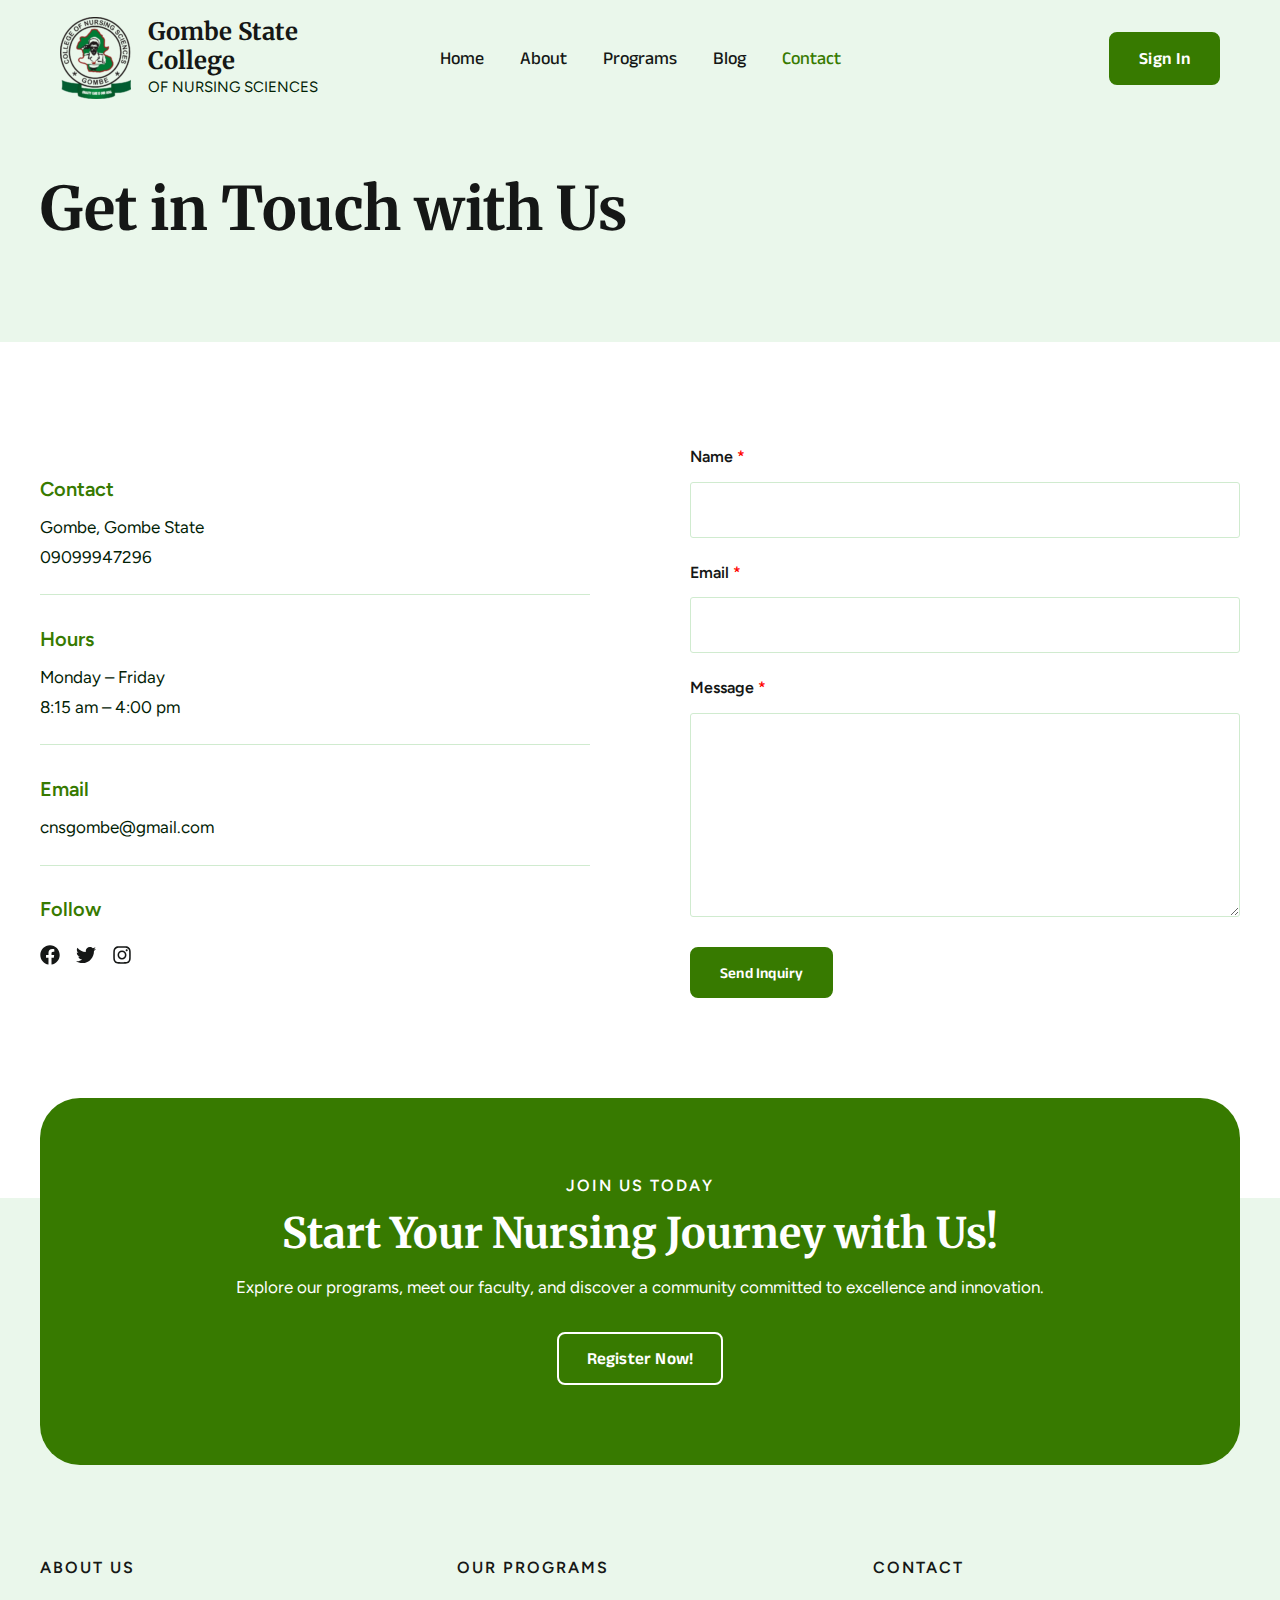
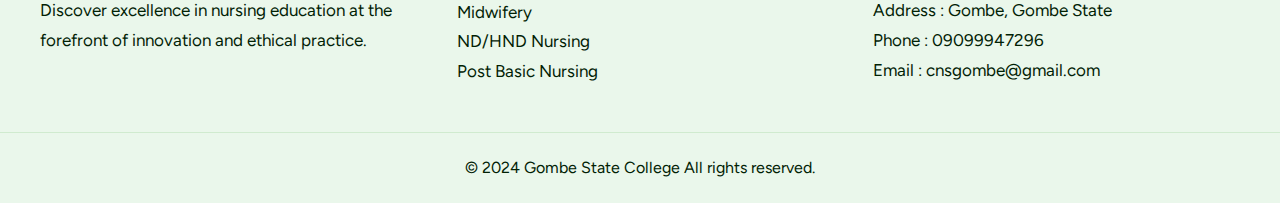
<file: contact.html>
<!DOCTYPE html>  <html lang="en-US">  <head>  <meta charset="UTF-8">  <meta name="viewport" content="width=device-width, initial-scale=1">  	 <link rel="profile" href="https://gmpg.org/xfn/11">   	 <title>Contact &#8211; Gombe State College</title> <meta name='robots' content='max-image-preview:large' /> <link rel='dns-prefetch' href='//fonts.googleapis.com' /> <link rel="alternate" type="application/rss+xml" title="Gombe State College &raquo; Feed" href="http://college-of-nursing-sciences.local/feed/" /> <link rel="alternate" type="application/rss+xml" title="Gombe State College &raquo; Comments Feed" href="http://college-of-nursing-sciences.local/comments/feed/" /> <script>
window._wpemojiSettings = {"baseUrl":"https:\/\/s.w.org\/images\/core\/emoji\/15.0.3\/72x72\/","ext":".png","svgUrl":"https:\/\/s.w.org\/images\/core\/emoji\/15.0.3\/svg\/","svgExt":".svg","source":{"concatemoji":"http:\/\/college-of-nursing-sciences.local\/wp-includes\/js\/wp-emoji-release.min.js?ver=6.5.4"}};
/*! This file is auto-generated */
!function(i,n){var o,s,e;function c(e){try{var t={supportTests:e,timestamp:(new Date).valueOf()};sessionStorage.setItem(o,JSON.stringify(t))}catch(e){}}function p(e,t,n){e.clearRect(0,0,e.canvas.width,e.canvas.height),e.fillText(t,0,0);var t=new Uint32Array(e.getImageData(0,0,e.canvas.width,e.canvas.height).data),r=(e.clearRect(0,0,e.canvas.width,e.canvas.height),e.fillText(n,0,0),new Uint32Array(e.getImageData(0,0,e.canvas.width,e.canvas.height).data));return t.every(function(e,t){return e===r[t]})}function u(e,t,n){switch(t){case"flag":return n(e,"\ud83c\udff3\ufe0f\u200d\u26a7\ufe0f","\ud83c\udff3\ufe0f\u200b\u26a7\ufe0f")?!1:!n(e,"\ud83c\uddfa\ud83c\uddf3","\ud83c\uddfa\u200b\ud83c\uddf3")&&!n(e,"\ud83c\udff4\udb40\udc67\udb40\udc62\udb40\udc65\udb40\udc6e\udb40\udc67\udb40\udc7f","\ud83c\udff4\u200b\udb40\udc67\u200b\udb40\udc62\u200b\udb40\udc65\u200b\udb40\udc6e\u200b\udb40\udc67\u200b\udb40\udc7f");case"emoji":return!n(e,"\ud83d\udc26\u200d\u2b1b","\ud83d\udc26\u200b\u2b1b")}return!1}function f(e,t,n){var r="undefined"!=typeof WorkerGlobalScope&&self instanceof WorkerGlobalScope?new OffscreenCanvas(300,150):i.createElement("canvas"),a=r.getContext("2d",{willReadFrequently:!0}),o=(a.textBaseline="top",a.font="600 32px Arial",{});return e.forEach(function(e){o[e]=t(a,e,n)}),o}function t(e){var t=i.createElement("script");t.src=e,t.defer=!0,i.head.appendChild(t)}"undefined"!=typeof Promise&&(o="wpEmojiSettingsSupports",s=["flag","emoji"],n.supports={everything:!0,everythingExceptFlag:!0},e=new Promise(function(e){i.addEventListener("DOMContentLoaded",e,{once:!0})}),new Promise(function(t){var n=function(){try{var e=JSON.parse(sessionStorage.getItem(o));if("object"==typeof e&&"number"==typeof e.timestamp&&(new Date).valueOf()<e.timestamp+604800&&"object"==typeof e.supportTests)return e.supportTests}catch(e){}return null}();if(!n){if("undefined"!=typeof Worker&&"undefined"!=typeof OffscreenCanvas&&"undefined"!=typeof URL&&URL.createObjectURL&&"undefined"!=typeof Blob)try{var e="postMessage("+f.toString()+"("+[JSON.stringify(s),u.toString(),p.toString()].join(",")+"));",r=new Blob([e],{type:"text/javascript"}),a=new Worker(URL.createObjectURL(r),{name:"wpTestEmojiSupports"});return void(a.onmessage=function(e){c(n=e.data),a.terminate(),t(n)})}catch(e){}c(n=f(s,u,p))}t(n)}).then(function(e){for(var t in e)n.supports[t]=e[t],n.supports.everything=n.supports.everything&&n.supports[t],"flag"!==t&&(n.supports.everythingExceptFlag=n.supports.everythingExceptFlag&&n.supports[t]);n.supports.everythingExceptFlag=n.supports.everythingExceptFlag&&!n.supports.flag,n.DOMReady=!1,n.readyCallback=function(){n.DOMReady=!0}}).then(function(){return e}).then(function(){var e;n.supports.everything||(n.readyCallback(),(e=n.source||{}).concatemoji?t(e.concatemoji):e.wpemoji&&e.twemoji&&(t(e.twemoji),t(e.wpemoji)))}))}((window,document),window._wpemojiSettings);
</script> <link rel='stylesheet' id='astra-theme-css-css' href='./css/astra-assets-css-minified-main.min.css' media='all' /> <style id='astra-theme-css-inline-css'> :root{--ast-post-nav-space:0;--ast-container-default-xlg-padding:3em;--ast-container-default-lg-padding:3em;--ast-container-default-slg-padding:2em;--ast-container-default-md-padding:3em;--ast-container-default-sm-padding:3em;--ast-container-default-xs-padding:2.4em;--ast-container-default-xxs-padding:1.8em;--ast-code-block-background:#ECEFF3;--ast-comment-inputs-background:#F9FAFB;--ast-normal-container-width:1200px;--ast-narrow-container-width:750px;--ast-blog-title-font-weight:normal;--ast-blog-meta-weight:inherit;}html{font-size:106.25%;}a{color:var(--ast-global-color-3);}a:hover,a:focus{color:var(--ast-global-color-1);}body,button,input,select,textarea,.ast-button,.ast-custom-button{font-family:'Figtree',sans-serif;font-weight:400;font-size:17px;font-size:1rem;line-height:var(--ast-body-line-height,1.75em);}blockquote{color:var(--ast-global-color-3);}h1,.entry-content h1,h2,.entry-content h2,h3,.entry-content h3,h4,.entry-content h4,h5,.entry-content h5,h6,.entry-content h6,.site-title,.site-title a{font-family:'Merriweather',serif;font-weight:700;}.ast-site-identity .site-title a{color:var(--ast-global-color-2);}.site-title{font-size:24px;font-size:1.4117647058824rem;display:block;}header .custom-logo-link img{max-width:71px;width:71px;}.astra-logo-svg{width:71px;}.site-header .site-description{font-size:15px;font-size:0.88235294117647rem;display:block;}.entry-title{font-size:26px;font-size:1.5294117647059rem;}.archive .ast-article-post .ast-article-inner,.blog .ast-article-post .ast-article-inner,.archive .ast-article-post .ast-article-inner:hover,.blog .ast-article-post .ast-article-inner:hover{overflow:hidden;}h1,.entry-content h1{font-size:60px;font-size:3.5294117647059rem;font-weight:700;font-family:'Merriweather',serif;line-height:1.1em;letter-spacing:0;}h2,.entry-content h2{font-size:42px;font-size:2.4705882352941rem;font-weight:700;font-family:'Merriweather',serif;line-height:1.16em;}h3,.entry-content h3{font-size:26px;font-size:1.5294117647059rem;font-weight:700;font-family:'Merriweather',serif;line-height:1.2em;}h4,.entry-content h4{font-size:22px;font-size:1.2941176470588rem;line-height:1.5em;font-weight:700;font-family:'Merriweather',serif;}h5,.entry-content h5{font-size:20px;font-size:1.1764705882353rem;line-height:1.33em;font-weight:700;font-family:'Merriweather',serif;}h6,.entry-content h6{font-size:16px;font-size:0.94117647058824rem;line-height:1em;font-weight:700;font-family:'Merriweather',serif;text-transform:uppercase;letter-spacing:2px;}::selection{background-color:var(--ast-global-color-0);color:#ffffff;}body,h1,.entry-title a,.entry-content h1,h2,.entry-content h2,h3,.entry-content h3,h4,.entry-content h4,h5,.entry-content h5,h6,.entry-content h6{color:var(--ast-global-color-3);}.tagcloud a:hover,.tagcloud a:focus,.tagcloud a.current-item{color:#ffffff;border-color:var(--ast-global-color-3);background-color:var(--ast-global-color-3);}input:focus,input[type="text"]:focus,input[type="email"]:focus,input[type="url"]:focus,input[type="password"]:focus,input[type="reset"]:focus,input[type="search"]:focus,textarea:focus{border-color:var(--ast-global-color-3);}input[type="radio"]:checked,input[type=reset],input[type="checkbox"]:checked,input[type="checkbox"]:hover:checked,input[type="checkbox"]:focus:checked,input[type=range]::-webkit-slider-thumb{border-color:var(--ast-global-color-3);background-color:var(--ast-global-color-3);box-shadow:none;}.site-footer a:hover + .post-count,.site-footer a:focus + .post-count{background:var(--ast-global-color-3);border-color:var(--ast-global-color-3);}.single .nav-links .nav-previous,.single .nav-links .nav-next{color:var(--ast-global-color-3);}.entry-meta,.entry-meta *{line-height:1.45;color:var(--ast-global-color-3);}.entry-meta a:not(.ast-button):hover,.entry-meta a:not(.ast-button):hover *,.entry-meta a:not(.ast-button):focus,.entry-meta a:not(.ast-button):focus *,.page-links > .page-link,.page-links .page-link:hover,.post-navigation a:hover{color:var(--ast-global-color-1);}#cat option,.secondary .calendar_wrap thead a,.secondary .calendar_wrap thead a:visited{color:var(--ast-global-color-3);}.secondary .calendar_wrap #today,.ast-progress-val span{background:var(--ast-global-color-3);}.secondary a:hover + .post-count,.secondary a:focus + .post-count{background:var(--ast-global-color-3);border-color:var(--ast-global-color-3);}.calendar_wrap #today > a{color:#ffffff;}.page-links .page-link,.single .post-navigation a{color:var(--ast-global-color-3);}.ast-search-menu-icon .search-form button.search-submit{padding:0 4px;}.ast-search-menu-icon form.search-form{padding-right:0;}.ast-search-menu-icon.slide-search input.search-field{width:0;}.ast-header-search .ast-search-menu-icon.ast-dropdown-active .search-form,.ast-header-search .ast-search-menu-icon.ast-dropdown-active .search-field:focus{transition:all 0.2s;}.search-form input.search-field:focus{outline:none;}.ast-archive-title{color:var(--ast-global-color-2);}.widget-title,.widget .wp-block-heading{font-size:24px;font-size:1.4117647058824rem;color:var(--ast-global-color-2);}.ast-single-post .entry-content a,.ast-comment-content a:not(.ast-comment-edit-reply-wrap a){text-decoration:underline;}.ast-single-post .wp-block-button .wp-block-button__link,.ast-single-post .elementor-button-wrapper .elementor-button,.ast-single-post .entry-content .uagb-tab a,.ast-single-post .entry-content .uagb-ifb-cta a,.ast-single-post .entry-content .wp-block-uagb-buttons a,.ast-single-post .entry-content .uabb-module-content a,.ast-single-post .entry-content .uagb-post-grid a,.ast-single-post .entry-content .uagb-timeline a,.ast-single-post .entry-content .uagb-toc__wrap a,.ast-single-post .entry-content .uagb-taxomony-box a,.ast-single-post .entry-content .woocommerce a,.entry-content .wp-block-latest-posts > li > a,.ast-single-post .entry-content .wp-block-file__button,li.ast-post-filter-single,.ast-single-post .wp-block-buttons .wp-block-button.is-style-outline .wp-block-button__link,.ast-single-post .ast-comment-content .comment-reply-link,.ast-single-post .ast-comment-content .comment-edit-link{text-decoration:none;}.ast-search-menu-icon.slide-search a:focus-visible:focus-visible,.astra-search-icon:focus-visible,#close:focus-visible,a:focus-visible,.ast-menu-toggle:focus-visible,.site .skip-link:focus-visible,.wp-block-loginout input:focus-visible,.wp-block-search.wp-block-search__button-inside .wp-block-search__inside-wrapper,.ast-header-navigation-arrow:focus-visible,.woocommerce .wc-proceed-to-checkout > .checkout-button:focus-visible,.woocommerce .woocommerce-MyAccount-navigation ul li a:focus-visible,.ast-orders-table__row .ast-orders-table__cell:focus-visible,.woocommerce .woocommerce-order-details .order-again > .button:focus-visible,.woocommerce .woocommerce-message a.button.wc-forward:focus-visible,.woocommerce #minus_qty:focus-visible,.woocommerce #plus_qty:focus-visible,a#ast-apply-coupon:focus-visible,.woocommerce .woocommerce-info a:focus-visible,.woocommerce .astra-shop-summary-wrap a:focus-visible,.woocommerce a.wc-forward:focus-visible,#ast-apply-coupon:focus-visible,.woocommerce-js .woocommerce-mini-cart-item a.remove:focus-visible,#close:focus-visible,.button.search-submit:focus-visible,#search_submit:focus,.normal-search:focus-visible,.ast-header-account-wrap:focus-visible{outline-style:dotted;outline-color:inherit;outline-width:thin;}input:focus,input[type="text"]:focus,input[type="email"]:focus,input[type="url"]:focus,input[type="password"]:focus,input[type="reset"]:focus,input[type="search"]:focus,input[type="number"]:focus,textarea:focus,.wp-block-search__input:focus,[data-section="section-header-mobile-trigger"] .ast-button-wrap .ast-mobile-menu-trigger-minimal:focus,.ast-mobile-popup-drawer.active .menu-toggle-close:focus,.woocommerce-ordering select.orderby:focus,#ast-scroll-top:focus,#coupon_code:focus,.woocommerce-page #comment:focus,.woocommerce #reviews #respond input#submit:focus,.woocommerce a.add_to_cart_button:focus,.woocommerce .button.single_add_to_cart_button:focus,.woocommerce .woocommerce-cart-form button:focus,.woocommerce .woocommerce-cart-form__cart-item .quantity .qty:focus,.woocommerce .woocommerce-billing-fields .woocommerce-billing-fields__field-wrapper .woocommerce-input-wrapper > .input-text:focus,.woocommerce #order_comments:focus,.woocommerce #place_order:focus,.woocommerce .woocommerce-address-fields .woocommerce-address-fields__field-wrapper .woocommerce-input-wrapper > .input-text:focus,.woocommerce .woocommerce-MyAccount-content form button:focus,.woocommerce .woocommerce-MyAccount-content .woocommerce-EditAccountForm .woocommerce-form-row .woocommerce-Input.input-text:focus,.woocommerce .ast-woocommerce-container .woocommerce-pagination ul.page-numbers li a:focus,body #content .woocommerce form .form-row .select2-container--default .select2-selection--single:focus,#ast-coupon-code:focus,.woocommerce.woocommerce-js .quantity input[type=number]:focus,.woocommerce-js .woocommerce-mini-cart-item .quantity input[type=number]:focus,.woocommerce p#ast-coupon-trigger:focus{border-style:dotted;border-color:inherit;border-width:thin;}input{outline:none;}.ast-logo-title-inline .site-logo-img{padding-right:1em;}.site-logo-img img{ transition:all 0.2s linear;}.site-logo-img .transparent-custom-logo img,.ast-theme-transparent-header .site-logo-img img{filter:url(#ast-img-color-filter-2);}body .ast-oembed-container *{position:absolute;top:0;width:100%;height:100%;left:0;}body .wp-block-embed-pocket-casts .ast-oembed-container *{position:unset;}.ast-single-post-featured-section + article {margin-top: 2em;}.site-content .ast-single-post-featured-section img {width: 100%;overflow: hidden;object-fit: cover;}.site > .ast-single-related-posts-container {margin-top: 0;}@media (min-width: 922px) {.ast-desktop .ast-container--narrow {max-width: var(--ast-narrow-container-width);margin: 0 auto;}}@media (max-width:921.9px){#ast-desktop-header{display:none;}}@media (min-width:922px){#ast-mobile-header{display:none;}}.wp-block-buttons.aligncenter{justify-content:center;}@media (max-width:921px){.ast-theme-transparent-header #primary,.ast-theme-transparent-header #secondary{padding:0;}}@media (max-width:921px){.ast-plain-container.ast-no-sidebar #primary{padding:0;}}.ast-plain-container.ast-no-sidebar #primary{margin-top:0;margin-bottom:0;}@media (max-width:921px){.ast-separate-container.ast-single-post.ast-right-sidebar #primary,.ast-separate-container.ast-single-post.ast-left-sidebar #primary,.ast-separate-container.ast-single-post #primary,.ast-plain-container #primary,.ast-narrow-container #primary{margin-top:40px;margin-bottom:20px;}.ast-separate-container.ast-single-post.ast-right-sidebar #primary,.ast-separate-container.ast-single-post.ast-left-sidebar #primary,.ast-separate-container.ast-single-post #primary,.ast-plain-container.ast-single-post #primary,.ast-narrow-container.ast-single-post #primary{margin-top:40px;margin-bottom:20px;}}@media (max-width:544px){.ast-separate-container.ast-single-post.ast-right-sidebar #primary,.ast-separate-container.ast-single-post.ast-left-sidebar #primary,.ast-separate-container.ast-single-post #primary,.ast-plain-container.ast-single-post #primary,.ast-narrow-container.ast-single-post #primary{margin-top:30px;margin-bottom:20px;}}@media (max-width:921px){.ast-separate-container #primary,.ast-narrow-container #primary{padding-top:0px;}}@media (max-width:544px){.ast-separate-container #primary,.ast-narrow-container #primary{padding-top:0px;}}@media (max-width:921px){.ast-separate-container #primary,.ast-narrow-container #primary{padding-bottom:0px;}}@media (max-width:544px){.ast-separate-container #primary,.ast-narrow-container #primary{padding-bottom:0px;}}.wp-block-button.is-style-outline .wp-block-button__link{border-color:var(--ast-global-color-0);border-top-width:2px;border-right-width:2px;border-bottom-width:2px;border-left-width:2px;}div.wp-block-button.is-style-outline > .wp-block-button__link:not(.has-text-color),div.wp-block-button.wp-block-button__link.is-style-outline:not(.has-text-color){color:var(--ast-global-color-0);}.wp-block-button.is-style-outline .wp-block-button__link:hover,.wp-block-buttons .wp-block-button.is-style-outline .wp-block-button__link:focus,.wp-block-buttons .wp-block-button.is-style-outline > .wp-block-button__link:not(.has-text-color):hover,.wp-block-buttons .wp-block-button.wp-block-button__link.is-style-outline:not(.has-text-color):hover{color:#ffffff;background-color:var(--ast-global-color-1);border-color:var(--ast-global-color-1);}.post-page-numbers.current .page-link,.ast-pagination .page-numbers.current{color:#ffffff;border-color:var(--ast-global-color-0);background-color:var(--ast-global-color-0);}.wp-block-button.is-style-outline .wp-block-button__link{border-top-width:2px;border-right-width:2px;border-bottom-width:2px;border-left-width:2px;}.wp-block-buttons .wp-block-button.is-style-outline .wp-block-button__link.wp-element-button,.ast-outline-button,.wp-block-uagb-buttons-child .uagb-buttons-repeater.ast-outline-button{border-color:var(--ast-global-color-2);border-top-width:2px;border-right-width:2px;border-bottom-width:2px;border-left-width:2px;font-family:'Anek Latin',sans-serif;font-weight:600;font-size:17px;font-size:1rem;line-height:1em;letter-spacing:0.2px;padding-top:16px;padding-right:28px;padding-bottom:16px;padding-left:28px;border-top-left-radius:8px;border-top-right-radius:8px;border-bottom-right-radius:8px;border-bottom-left-radius:8px;}.wp-block-buttons .wp-block-button.is-style-outline > .wp-block-button__link:not(.has-text-color),.wp-block-buttons .wp-block-button.wp-block-button__link.is-style-outline:not(.has-text-color),.ast-outline-button{color:var(--ast-global-color-2);}.wp-block-button.is-style-outline .wp-block-button__link:hover,.wp-block-buttons .wp-block-button.is-style-outline .wp-block-button__link:focus,.wp-block-buttons .wp-block-button.is-style-outline > .wp-block-button__link:not(.has-text-color):hover,.wp-block-buttons .wp-block-button.wp-block-button__link.is-style-outline:not(.has-text-color):hover,.ast-outline-button:hover,.ast-outline-button:focus,.wp-block-uagb-buttons-child .uagb-buttons-repeater.ast-outline-button:hover,.wp-block-uagb-buttons-child .uagb-buttons-repeater.ast-outline-button:focus{color:#ffffff;background-color:var(--ast-global-color-2);border-color:var(--ast-global-color-2);}@media (max-width:921px){.wp-block-buttons .wp-block-button.is-style-outline .wp-block-button__link.wp-element-button,.ast-outline-button,.wp-block-uagb-buttons-child .uagb-buttons-repeater.ast-outline-button{font-size:16px;font-size:0.94117647058824rem;padding-top:16px;padding-right:26px;padding-bottom:16px;padding-left:26px;border-top-left-radius:8px;border-top-right-radius:8px;border-bottom-right-radius:8px;border-bottom-left-radius:8px;}}@media (max-width:544px){.wp-block-buttons .wp-block-button.is-style-outline .wp-block-button__link.wp-element-button,.ast-outline-button,.wp-block-uagb-buttons-child .uagb-buttons-repeater.ast-outline-button{font-size:14px;font-size:0.82352941176471rem;padding-top:14px;padding-right:24px;padding-bottom:14px;padding-left:24px;border-top-left-radius:8px;border-top-right-radius:8px;border-bottom-right-radius:8px;border-bottom-left-radius:8px;}}.entry-content[ast-blocks-layout] > figure{margin-bottom:1em;}h1.widget-title{font-weight:700;}h2.widget-title{font-weight:700;}h3.widget-title{font-weight:700;}#page{display:flex;flex-direction:column;min-height:100vh;}.ast-404-layout-1 h1.page-title{color:var(--ast-global-color-2);}.single .post-navigation a{line-height:1em;height:inherit;}.error-404 .page-sub-title{font-size:1.5rem;font-weight:inherit;}.search .site-content .content-area .search-form{margin-bottom:0;}#page .site-content{flex-grow:1;}.widget{margin-bottom:1.25em;}#secondary li{line-height:1.5em;}#secondary .wp-block-group h2{margin-bottom:0.7em;}#secondary h2{font-size:1.7rem;}.ast-separate-container .ast-article-post,.ast-separate-container .ast-article-single,.ast-separate-container .comment-respond{padding:3em;}.ast-separate-container .ast-article-single .ast-article-single{padding:0;}.ast-article-single .wp-block-post-template-is-layout-grid{padding-left:0;}.ast-separate-container .comments-title,.ast-narrow-container .comments-title{padding:1.5em 2em;}.ast-page-builder-template .comment-form-textarea,.ast-comment-formwrap .ast-grid-common-col{padding:0;}.ast-comment-formwrap{padding:0;display:inline-flex;column-gap:20px;width:100%;margin-left:0;margin-right:0;}.comments-area textarea#comment:focus,.comments-area textarea#comment:active,.comments-area .ast-comment-formwrap input[type="text"]:focus,.comments-area .ast-comment-formwrap input[type="text"]:active {box-shadow:none;outline:none;}.archive.ast-page-builder-template .entry-header{margin-top:2em;}.ast-page-builder-template .ast-comment-formwrap{width:100%;}.entry-title{margin-bottom:0.5em;}.ast-archive-description p{font-size:inherit;font-weight:inherit;line-height:inherit;}.ast-separate-container .ast-comment-list li.depth-1,.hentry{margin-bottom:2em;}@media (min-width:921px){.ast-left-sidebar.ast-page-builder-template #secondary,.archive.ast-right-sidebar.ast-page-builder-template .site-main{padding-left:20px;padding-right:20px;}}@media (max-width:544px){.ast-comment-formwrap.ast-row{column-gap:10px;display:inline-block;}#ast-commentform .ast-grid-common-col{position:relative;width:100%;}}@media (min-width:1201px){.ast-separate-container .ast-article-post,.ast-separate-container .ast-article-single,.ast-separate-container .ast-author-box,.ast-separate-container .ast-404-layout-1,.ast-separate-container .no-results{padding:3em;}}@media (max-width:921px){.ast-separate-container #primary,.ast-separate-container #secondary{padding:1.5em 0;}#primary,#secondary{padding:1.5em 0;margin:0;}.ast-left-sidebar #content > .ast-container{display:flex;flex-direction:column-reverse;width:100%;}}@media (min-width:922px){.ast-separate-container.ast-right-sidebar #primary,.ast-separate-container.ast-left-sidebar #primary{border:0;}.search-no-results.ast-separate-container #primary{margin-bottom:4em;}}.wp-block-button .wp-block-button__link{color:#ffffff;}.wp-block-button .wp-block-button__link:hover,.wp-block-button .wp-block-button__link:focus{color:#ffffff;background-color:var(--ast-global-color-1);border-color:var(--ast-global-color-1);}.wp-block-button .wp-block-button__link,.wp-block-search .wp-block-search__button,body .wp-block-file .wp-block-file__button{border-style:solid;border-top-width:2px;border-right-width:2px;border-left-width:2px;border-bottom-width:2px;border-color:var(--ast-global-color-0);background-color:var(--ast-global-color-0);color:#ffffff;font-family:'Anek Latin',sans-serif;font-weight:600;line-height:1em;letter-spacing:0.2px;font-size:17px;font-size:1rem;border-top-left-radius:8px;border-top-right-radius:8px;border-bottom-right-radius:8px;border-bottom-left-radius:8px;padding-top:16px;padding-right:28px;padding-bottom:16px;padding-left:28px;}@media (max-width:921px){.wp-block-button .wp-block-button__link,.wp-block-search .wp-block-search__button,body .wp-block-file .wp-block-file__button{font-size:16px;font-size:0.94117647058824rem;padding-top:16px;padding-right:26px;padding-bottom:16px;padding-left:26px;border-top-left-radius:8px;border-top-right-radius:8px;border-bottom-right-radius:8px;border-bottom-left-radius:8px;}}@media (max-width:544px){.wp-block-button .wp-block-button__link,.wp-block-search .wp-block-search__button,body .wp-block-file .wp-block-file__button{font-size:14px;font-size:0.82352941176471rem;padding-top:14px;padding-right:24px;padding-bottom:14px;padding-left:24px;border-top-left-radius:8px;border-top-right-radius:8px;border-bottom-right-radius:8px;border-bottom-left-radius:8px;}}.menu-toggle,button,.ast-button,.ast-custom-button,.button,input#submit,input[type="button"],input[type="submit"],input[type="reset"],form[CLASS*="wp-block-search__"].wp-block-search .wp-block-search__inside-wrapper .wp-block-search__button,body .wp-block-file .wp-block-file__button,.search .search-submit,.woocommerce-js a.button,.woocommerce button.button,.woocommerce .woocommerce-message a.button,.woocommerce #respond input#submit.alt,.woocommerce input.button.alt,.woocommerce input.button,.woocommerce input.button:disabled,.woocommerce input.button:disabled[disabled],.woocommerce input.button:disabled:hover,.woocommerce input.button:disabled[disabled]:hover,.woocommerce #respond input#submit,.woocommerce button.button.alt.disabled,.wc-block-grid__products .wc-block-grid__product .wp-block-button__link,.wc-block-grid__product-onsale,[CLASS*="wc-block"] button,.woocommerce-js .astra-cart-drawer .astra-cart-drawer-content .woocommerce-mini-cart__buttons .button:not(.checkout):not(.ast-continue-shopping),.woocommerce-js .astra-cart-drawer .astra-cart-drawer-content .woocommerce-mini-cart__buttons a.checkout,.woocommerce button.button.alt.disabled.wc-variation-selection-needed,[CLASS*="wc-block"] .wc-block-components-button{border-style:solid;border-top-width:2px;border-right-width:2px;border-left-width:2px;border-bottom-width:2px;color:#ffffff;border-color:var(--ast-global-color-0);background-color:var(--ast-global-color-0);padding-top:16px;padding-right:28px;padding-bottom:16px;padding-left:28px;font-family:'Anek Latin',sans-serif;font-weight:600;font-size:17px;font-size:1rem;line-height:1em;letter-spacing:0.2px;border-top-left-radius:8px;border-top-right-radius:8px;border-bottom-right-radius:8px;border-bottom-left-radius:8px;}button:focus,.menu-toggle:hover,button:hover,.ast-button:hover,.ast-custom-button:hover .button:hover,.ast-custom-button:hover ,input[type=reset]:hover,input[type=reset]:focus,input#submit:hover,input#submit:focus,input[type="button"]:hover,input[type="button"]:focus,input[type="submit"]:hover,input[type="submit"]:focus,form[CLASS*="wp-block-search__"].wp-block-search .wp-block-search__inside-wrapper .wp-block-search__button:hover,form[CLASS*="wp-block-search__"].wp-block-search .wp-block-search__inside-wrapper .wp-block-search__button:focus,body .wp-block-file .wp-block-file__button:hover,body .wp-block-file .wp-block-file__button:focus,.woocommerce-js a.button:hover,.woocommerce button.button:hover,.woocommerce .woocommerce-message a.button:hover,.woocommerce #respond input#submit:hover,.woocommerce #respond input#submit.alt:hover,.woocommerce input.button.alt:hover,.woocommerce input.button:hover,.woocommerce button.button.alt.disabled:hover,.wc-block-grid__products .wc-block-grid__product .wp-block-button__link:hover,[CLASS*="wc-block"] button:hover,.woocommerce-js .astra-cart-drawer .astra-cart-drawer-content .woocommerce-mini-cart__buttons .button:not(.checkout):not(.ast-continue-shopping):hover,.woocommerce-js .astra-cart-drawer .astra-cart-drawer-content .woocommerce-mini-cart__buttons a.checkout:hover,.woocommerce button.button.alt.disabled.wc-variation-selection-needed:hover,[CLASS*="wc-block"] .wc-block-components-button:hover,[CLASS*="wc-block"] .wc-block-components-button:focus{color:#ffffff;background-color:var(--ast-global-color-1);border-color:var(--ast-global-color-1);}form[CLASS*="wp-block-search__"].wp-block-search .wp-block-search__inside-wrapper .wp-block-search__button.has-icon{padding-top:calc(16px - 3px);padding-right:calc(28px - 3px);padding-bottom:calc(16px - 3px);padding-left:calc(28px - 3px);}@media (max-width:921px){.menu-toggle,button,.ast-button,.ast-custom-button,.button,input#submit,input[type="button"],input[type="submit"],input[type="reset"],form[CLASS*="wp-block-search__"].wp-block-search .wp-block-search__inside-wrapper .wp-block-search__button,body .wp-block-file .wp-block-file__button,.search .search-submit,.woocommerce-js a.button,.woocommerce button.button,.woocommerce .woocommerce-message a.button,.woocommerce #respond input#submit.alt,.woocommerce input.button.alt,.woocommerce input.button,.woocommerce input.button:disabled,.woocommerce input.button:disabled[disabled],.woocommerce input.button:disabled:hover,.woocommerce input.button:disabled[disabled]:hover,.woocommerce #respond input#submit,.woocommerce button.button.alt.disabled,.wc-block-grid__products .wc-block-grid__product .wp-block-button__link,.wc-block-grid__product-onsale,[CLASS*="wc-block"] button,.woocommerce-js .astra-cart-drawer .astra-cart-drawer-content .woocommerce-mini-cart__buttons .button:not(.checkout):not(.ast-continue-shopping),.woocommerce-js .astra-cart-drawer .astra-cart-drawer-content .woocommerce-mini-cart__buttons a.checkout,.woocommerce button.button.alt.disabled.wc-variation-selection-needed,[CLASS*="wc-block"] .wc-block-components-button{padding-top:16px;padding-right:26px;padding-bottom:16px;padding-left:26px;font-size:16px;font-size:0.94117647058824rem;border-top-left-radius:8px;border-top-right-radius:8px;border-bottom-right-radius:8px;border-bottom-left-radius:8px;}}@media (max-width:544px){.menu-toggle,button,.ast-button,.ast-custom-button,.button,input#submit,input[type="button"],input[type="submit"],input[type="reset"],form[CLASS*="wp-block-search__"].wp-block-search .wp-block-search__inside-wrapper .wp-block-search__button,body .wp-block-file .wp-block-file__button,.search .search-submit,.woocommerce-js a.button,.woocommerce button.button,.woocommerce .woocommerce-message a.button,.woocommerce #respond input#submit.alt,.woocommerce input.button.alt,.woocommerce input.button,.woocommerce input.button:disabled,.woocommerce input.button:disabled[disabled],.woocommerce input.button:disabled:hover,.woocommerce input.button:disabled[disabled]:hover,.woocommerce #respond input#submit,.woocommerce button.button.alt.disabled,.wc-block-grid__products .wc-block-grid__product .wp-block-button__link,.wc-block-grid__product-onsale,[CLASS*="wc-block"] button,.woocommerce-js .astra-cart-drawer .astra-cart-drawer-content .woocommerce-mini-cart__buttons .button:not(.checkout):not(.ast-continue-shopping),.woocommerce-js .astra-cart-drawer .astra-cart-drawer-content .woocommerce-mini-cart__buttons a.checkout,.woocommerce button.button.alt.disabled.wc-variation-selection-needed,[CLASS*="wc-block"] .wc-block-components-button{padding-top:14px;padding-right:24px;padding-bottom:14px;padding-left:24px;font-size:14px;font-size:0.82352941176471rem;border-top-left-radius:8px;border-top-right-radius:8px;border-bottom-right-radius:8px;border-bottom-left-radius:8px;}}@media (max-width:921px){.menu-toggle,button,.ast-button,.button,input#submit,input[type="button"],input[type="submit"],input[type="reset"]{font-size:16px;font-size:0.94117647058824rem;}.ast-mobile-header-stack .main-header-bar .ast-search-menu-icon{display:inline-block;}.ast-header-break-point.ast-header-custom-item-outside .ast-mobile-header-stack .main-header-bar .ast-search-icon{margin:0;}.ast-comment-avatar-wrap img{max-width:2.5em;}.ast-comment-meta{padding:0 1.8888em 1.3333em;}.ast-separate-container .ast-comment-list li.depth-1{padding:1.5em 2.14em;}.ast-separate-container .comment-respond{padding:2em 2.14em;}}@media (min-width:544px){.ast-container{max-width:100%;}}@media (max-width:544px){.ast-separate-container .ast-article-post,.ast-separate-container .ast-article-single,.ast-separate-container .comments-title,.ast-separate-container .ast-archive-description{padding:1.5em 1em;}.ast-separate-container #content .ast-container{padding-left:0.54em;padding-right:0.54em;}.ast-separate-container .ast-comment-list .bypostauthor{padding:.5em;}.ast-search-menu-icon.ast-dropdown-active .search-field{width:170px;}.menu-toggle,button,.ast-button,.button,input#submit,input[type="button"],input[type="submit"],input[type="reset"]{font-size:14px;font-size:0.82352941176471rem;}}.ast-separate-container{background-color:var(--ast-global-color-5);;background-image:none;;}@media (max-width:921px){.site-title{font-size:24px;font-size:1.4117647058824rem;display:block;}.site-header .site-description{display:block;}.entry-title{font-size:24px;font-size:1.4117647058824rem;}h1,.entry-content h1{font-size:44px;}h2,.entry-content h2{font-size:38px;}h3,.entry-content h3{font-size:26px;}h4,.entry-content h4{font-size:22px;font-size:1.2941176470588rem;}h5,.entry-content h5{font-size:18px;font-size:1.0588235294118rem;}h6,.entry-content h6{font-size:16px;font-size:0.94117647058824rem;}.astra-logo-svg{width:45px;}.astra-logo-svg:not(.sticky-custom-logo .astra-logo-svg,.transparent-custom-logo .astra-logo-svg,.advanced-header-logo .astra-logo-svg){height:40px;}header .custom-logo-link img,.ast-header-break-point .site-logo-img .custom-mobile-logo-link img{max-width:45px;width:45px;}body,.ast-separate-container{background-color:var(--ast-global-color-5);;background-image:none;;}}@media (max-width:544px){.site-title{font-size:20px;font-size:1.1764705882353rem;display:block;}.site-header .site-description{display:block;}.entry-title{font-size:24px;font-size:1.4117647058824rem;}h1,.entry-content h1{font-size:40px;}h2,.entry-content h2{font-size:32px;}h3,.entry-content h3{font-size:22px;}h4,.entry-content h4{font-size:20px;font-size:1.1764705882353rem;}h5,.entry-content h5{font-size:18px;font-size:1.0588235294118rem;}h6,.entry-content h6{font-size:14px;font-size:0.82352941176471rem;}header .custom-logo-link img,.ast-header-break-point .site-branding img,.ast-header-break-point .custom-logo-link img{max-width:40px;width:40px;}.astra-logo-svg{width:40px;}.astra-logo-svg:not(.sticky-custom-logo .astra-logo-svg,.transparent-custom-logo .astra-logo-svg,.advanced-header-logo .astra-logo-svg){height:36px;}.ast-header-break-point .site-logo-img .custom-mobile-logo-link img{max-width:40px;}body,.ast-separate-container{background-color:var(--ast-global-color-5);;background-image:none;;}}@media (max-width:921px){html{font-size:96.9%;}}@media (max-width:544px){html{font-size:96.9%;}}@media (min-width:922px){.ast-container{max-width:1240px;}}@media (min-width:922px){.site-content .ast-container{display:flex;}}@media (max-width:921px){.site-content .ast-container{flex-direction:column;}}@media (min-width:922px){.main-header-menu .sub-menu .menu-item.ast-left-align-sub-menu:hover > .sub-menu,.main-header-menu .sub-menu .menu-item.ast-left-align-sub-menu.focus > .sub-menu{margin-left:-0px;}}.entry-content li > p{margin-bottom:0;}.site .comments-area{padding-top:2em;padding-bottom:3em;}.wp-block-file {display: flex;align-items: center;flex-wrap: wrap;justify-content: space-between;}.wp-block-pullquote {border: none;}.wp-block-pullquote blockquote::before {content: "\201D";font-family: "Helvetica",sans-serif;display: flex;transform: rotate( 180deg );font-size: 6rem;font-style: normal;line-height: 1;font-weight: bold;align-items: center;justify-content: center;}.has-text-align-right > blockquote::before {justify-content: flex-start;}.has-text-align-left > blockquote::before {justify-content: flex-end;}figure.wp-block-pullquote.is-style-solid-color blockquote {max-width: 100%;text-align: inherit;}html body {--wp--custom--ast-default-block-top-padding: 100px;--wp--custom--ast-default-block-right-padding: 80px;--wp--custom--ast-default-block-bottom-padding: 100px;--wp--custom--ast-default-block-left-padding: 80px;--wp--custom--ast-container-width: 1200px;--wp--custom--ast-content-width-size: 1200px;--wp--custom--ast-wide-width-size: calc(1200px + var(--wp--custom--ast-default-block-left-padding) + var(--wp--custom--ast-default-block-right-padding));}.ast-narrow-container {--wp--custom--ast-content-width-size: 750px;--wp--custom--ast-wide-width-size: 750px;}@media(max-width: 921px) {html body {--wp--custom--ast-default-block-top-padding: 50px;--wp--custom--ast-default-block-right-padding: 50px;--wp--custom--ast-default-block-bottom-padding: 50px;--wp--custom--ast-default-block-left-padding: 50px;}}@media(max-width: 544px) {html body {--wp--custom--ast-default-block-top-padding: 50px;--wp--custom--ast-default-block-right-padding: 30px;--wp--custom--ast-default-block-bottom-padding: 50px;--wp--custom--ast-default-block-left-padding: 30px;}}.entry-content > .wp-block-group,.entry-content > .wp-block-cover,.entry-content > .wp-block-columns {padding-top: var(--wp--custom--ast-default-block-top-padding);padding-right: var(--wp--custom--ast-default-block-right-padding);padding-bottom: var(--wp--custom--ast-default-block-bottom-padding);padding-left: var(--wp--custom--ast-default-block-left-padding);}.ast-plain-container.ast-no-sidebar .entry-content > .alignfull,.ast-page-builder-template .ast-no-sidebar .entry-content > .alignfull {margin-left: calc( -50vw + 50%);margin-right: calc( -50vw + 50%);max-width: 100vw;width: 100vw;}.ast-plain-container.ast-no-sidebar .entry-content .alignfull .alignfull,.ast-page-builder-template.ast-no-sidebar .entry-content .alignfull .alignfull,.ast-plain-container.ast-no-sidebar .entry-content .alignfull .alignwide,.ast-page-builder-template.ast-no-sidebar .entry-content .alignfull .alignwide,.ast-plain-container.ast-no-sidebar .entry-content .alignwide .alignfull,.ast-page-builder-template.ast-no-sidebar .entry-content .alignwide .alignfull,.ast-plain-container.ast-no-sidebar .entry-content .alignwide .alignwide,.ast-page-builder-template.ast-no-sidebar .entry-content .alignwide .alignwide,.ast-plain-container.ast-no-sidebar .entry-content .wp-block-column .alignfull,.ast-page-builder-template.ast-no-sidebar .entry-content .wp-block-column .alignfull,.ast-plain-container.ast-no-sidebar .entry-content .wp-block-column .alignwide,.ast-page-builder-template.ast-no-sidebar .entry-content .wp-block-column .alignwide {margin-left: auto;margin-right: auto;width: 100%;}[ast-blocks-layout] .wp-block-separator:not(.is-style-dots) {height: 0;}[ast-blocks-layout] .wp-block-separator {margin: 20px auto;}[ast-blocks-layout] .wp-block-separator:not(.is-style-wide):not(.is-style-dots) {max-width: 100px;}[ast-blocks-layout] .wp-block-separator.has-background {padding: 0;}.entry-content[ast-blocks-layout] > * {max-width: var(--wp--custom--ast-content-width-size);margin-left: auto;margin-right: auto;}.entry-content[ast-blocks-layout] > .alignwide {max-width: var(--wp--custom--ast-wide-width-size);}.entry-content[ast-blocks-layout] .alignfull {max-width: none;}.entry-content .wp-block-columns {margin-bottom: 0;}blockquote {margin: 1.5em;border-color: rgba(0,0,0,0.05);}.wp-block-quote:not(.has-text-align-right):not(.has-text-align-center) {border-left: 5px solid rgba(0,0,0,0.05);}.has-text-align-right > blockquote,blockquote.has-text-align-right {border-right: 5px solid rgba(0,0,0,0.05);}.has-text-align-left > blockquote,blockquote.has-text-align-left {border-left: 5px solid rgba(0,0,0,0.05);}.wp-block-site-tagline,.wp-block-latest-posts .read-more {margin-top: 15px;}.wp-block-loginout p label {display: block;}.wp-block-loginout p:not(.login-remember):not(.login-submit) input {width: 100%;}.wp-block-loginout input:focus {border-color: transparent;}.wp-block-loginout input:focus {outline: thin dotted;}.entry-content .wp-block-media-text .wp-block-media-text__content {padding: 0 0 0 8%;}.entry-content .wp-block-media-text.has-media-on-the-right .wp-block-media-text__content {padding: 0 8% 0 0;}.entry-content .wp-block-media-text.has-background .wp-block-media-text__content {padding: 8%;}.entry-content .wp-block-cover:not([class*="background-color"]) .wp-block-cover__inner-container,.entry-content .wp-block-cover:not([class*="background-color"]) .wp-block-cover-image-text,.entry-content .wp-block-cover:not([class*="background-color"]) .wp-block-cover-text,.entry-content .wp-block-cover-image:not([class*="background-color"]) .wp-block-cover__inner-container,.entry-content .wp-block-cover-image:not([class*="background-color"]) .wp-block-cover-image-text,.entry-content .wp-block-cover-image:not([class*="background-color"]) .wp-block-cover-text {color: var(--ast-global-color-5);}.wp-block-loginout .login-remember input {width: 1.1rem;height: 1.1rem;margin: 0 5px 4px 0;vertical-align: middle;}.wp-block-latest-posts > li > *:first-child,.wp-block-latest-posts:not(.is-grid) > li:first-child {margin-top: 0;}.wp-block-search__inside-wrapper .wp-block-search__input {padding: 0 10px;color: var(--ast-global-color-3);background: var(--ast-global-color-5);border-color: var(--ast-border-color);}.wp-block-latest-posts .read-more {margin-bottom: 1.5em;}.wp-block-search__no-button .wp-block-search__inside-wrapper .wp-block-search__input {padding-top: 5px;padding-bottom: 5px;}.wp-block-latest-posts .wp-block-latest-posts__post-date,.wp-block-latest-posts .wp-block-latest-posts__post-author {font-size: 1rem;}.wp-block-latest-posts > li > *,.wp-block-latest-posts:not(.is-grid) > li {margin-top: 12px;margin-bottom: 12px;}.ast-page-builder-template .entry-content[ast-blocks-layout] > *,.ast-page-builder-template .entry-content[ast-blocks-layout] > .alignfull > * {max-width: none;}.ast-page-builder-template .entry-content[ast-blocks-layout] > .alignwide > * {max-width: var(--wp--custom--ast-wide-width-size);}.ast-page-builder-template .entry-content[ast-blocks-layout] > .inherit-container-width > *,.ast-page-builder-template .entry-content[ast-blocks-layout] > * > *,.entry-content[ast-blocks-layout] > .wp-block-cover .wp-block-cover__inner-container {max-width: var(--wp--custom--ast-content-width-size);margin-left: auto;margin-right: auto;}.entry-content[ast-blocks-layout] .wp-block-cover:not(.alignleft):not(.alignright) {width: auto;}@media(max-width: 1200px) {.ast-separate-container .entry-content > .alignfull,.ast-separate-container .entry-content[ast-blocks-layout] > .alignwide,.ast-plain-container .entry-content[ast-blocks-layout] > .alignwide,.ast-plain-container .entry-content .alignfull {margin-left: calc(-1 * min(var(--ast-container-default-xlg-padding),20px)) ;margin-right: calc(-1 * min(var(--ast-container-default-xlg-padding),20px));}}@media(min-width: 1201px) {.ast-separate-container .entry-content > .alignfull {margin-left: calc(-1 * var(--ast-container-default-xlg-padding) );margin-right: calc(-1 * var(--ast-container-default-xlg-padding) );}.ast-separate-container .entry-content[ast-blocks-layout] > .alignwide,.ast-plain-container .entry-content[ast-blocks-layout] > .alignwide {margin-left: calc(-1 * var(--wp--custom--ast-default-block-left-padding) );margin-right: calc(-1 * var(--wp--custom--ast-default-block-right-padding) );}}@media(min-width: 921px) {.ast-separate-container .entry-content .wp-block-group.alignwide:not(.inherit-container-width) > :where(:not(.alignleft):not(.alignright)),.ast-plain-container .entry-content .wp-block-group.alignwide:not(.inherit-container-width) > :where(:not(.alignleft):not(.alignright)) {max-width: calc( var(--wp--custom--ast-content-width-size) + 80px );}.ast-plain-container.ast-right-sidebar .entry-content[ast-blocks-layout] .alignfull,.ast-plain-container.ast-left-sidebar .entry-content[ast-blocks-layout] .alignfull {margin-left: -60px;margin-right: -60px;}}@media(min-width: 544px) {.entry-content > .alignleft {margin-right: 20px;}.entry-content > .alignright {margin-left: 20px;}}@media (max-width:544px){.wp-block-columns .wp-block-column:not(:last-child){margin-bottom:20px;}.wp-block-latest-posts{margin:0;}}@media( max-width: 600px ) {.entry-content .wp-block-media-text .wp-block-media-text__content,.entry-content .wp-block-media-text.has-media-on-the-right .wp-block-media-text__content {padding: 8% 0 0;}.entry-content .wp-block-media-text.has-background .wp-block-media-text__content {padding: 8%;}}.ast-narrow-container .site-content .wp-block-uagb-image--align-full .wp-block-uagb-image__figure {max-width: 100%;margin-left: auto;margin-right: auto;}.entry-content ul,.entry-content ol {padding: revert;margin: revert;}:root .has-ast-global-color-0-color{color:var(--ast-global-color-0);}:root .has-ast-global-color-0-background-color{background-color:var(--ast-global-color-0);}:root .wp-block-button .has-ast-global-color-0-color{color:var(--ast-global-color-0);}:root .wp-block-button .has-ast-global-color-0-background-color{background-color:var(--ast-global-color-0);}:root .has-ast-global-color-1-color{color:var(--ast-global-color-1);}:root .has-ast-global-color-1-background-color{background-color:var(--ast-global-color-1);}:root .wp-block-button .has-ast-global-color-1-color{color:var(--ast-global-color-1);}:root .wp-block-button .has-ast-global-color-1-background-color{background-color:var(--ast-global-color-1);}:root .has-ast-global-color-2-color{color:var(--ast-global-color-2);}:root .has-ast-global-color-2-background-color{background-color:var(--ast-global-color-2);}:root .wp-block-button .has-ast-global-color-2-color{color:var(--ast-global-color-2);}:root .wp-block-button .has-ast-global-color-2-background-color{background-color:var(--ast-global-color-2);}:root .has-ast-global-color-3-color{color:var(--ast-global-color-3);}:root .has-ast-global-color-3-background-color{background-color:var(--ast-global-color-3);}:root .wp-block-button .has-ast-global-color-3-color{color:var(--ast-global-color-3);}:root .wp-block-button .has-ast-global-color-3-background-color{background-color:var(--ast-global-color-3);}:root .has-ast-global-color-4-color{color:var(--ast-global-color-4);}:root .has-ast-global-color-4-background-color{background-color:var(--ast-global-color-4);}:root .wp-block-button .has-ast-global-color-4-color{color:var(--ast-global-color-4);}:root .wp-block-button .has-ast-global-color-4-background-color{background-color:var(--ast-global-color-4);}:root .has-ast-global-color-5-color{color:var(--ast-global-color-5);}:root .has-ast-global-color-5-background-color{background-color:var(--ast-global-color-5);}:root .wp-block-button .has-ast-global-color-5-color{color:var(--ast-global-color-5);}:root .wp-block-button .has-ast-global-color-5-background-color{background-color:var(--ast-global-color-5);}:root .has-ast-global-color-6-color{color:var(--ast-global-color-6);}:root .has-ast-global-color-6-background-color{background-color:var(--ast-global-color-6);}:root .wp-block-button .has-ast-global-color-6-color{color:var(--ast-global-color-6);}:root .wp-block-button .has-ast-global-color-6-background-color{background-color:var(--ast-global-color-6);}:root .has-ast-global-color-7-color{color:var(--ast-global-color-7);}:root .has-ast-global-color-7-background-color{background-color:var(--ast-global-color-7);}:root .wp-block-button .has-ast-global-color-7-color{color:var(--ast-global-color-7);}:root .wp-block-button .has-ast-global-color-7-background-color{background-color:var(--ast-global-color-7);}:root .has-ast-global-color-8-color{color:var(--ast-global-color-8);}:root .has-ast-global-color-8-background-color{background-color:var(--ast-global-color-8);}:root .wp-block-button .has-ast-global-color-8-color{color:var(--ast-global-color-8);}:root .wp-block-button .has-ast-global-color-8-background-color{background-color:var(--ast-global-color-8);}:root{--ast-global-color-0:#377A00;--ast-global-color-1:#2f6a00;--ast-global-color-2:#151716;--ast-global-color-3:#012104;--ast-global-color-4:#EAF7EB;--ast-global-color-5:#FFFFFF;--ast-global-color-6:#D0EBCF;--ast-global-color-7:#011502;--ast-global-color-8:#222222;}:root {--ast-border-color : var(--ast-global-color-6);}.site .site-content #primary{margin-top:0px;margin-bottom:0px;margin-left:0px;margin-right:0px;}.site .site-content #primary .ast-article-single,.ast-separate-container .site-content #secondary .widget{padding-top:0px;padding-bottom:0px;padding-left:0px;padding-right:0px;}@media (max-width:921px){.site .site-content #primary{margin-top:0px;margin-bottom:0px;margin-left:0px;margin-right:0px;}.site .site-content #primary .ast-article-single,.ast-separate-container .site-content #secondary .widget{padding-top:0px;padding-bottom:0px;padding-left:0px;padding-right:0px;}}@media (max-width:544px){.site .site-content #primary{margin-top:0px;margin-bottom:0px;margin-left:0px;margin-right:0px;}.site .site-content #primary .ast-article-single,.ast-separate-container .site-content #secondary .widget{padding-top:0px;padding-bottom:0px;padding-left:0px;padding-right:0px;}}.ast-single-entry-banner {-js-display: flex;display: flex;flex-direction: column;justify-content: center;text-align: center;position: relative;background: #eeeeee;}.ast-single-entry-banner[data-banner-layout="layout-1"] {max-width: 1200px;background: inherit;padding: 20px 0;}.ast-single-entry-banner[data-banner-width-type="custom"] {margin: 0 auto;width: 100%;}.ast-single-entry-banner + .site-content .entry-header {margin-bottom: 0;}.site .ast-author-avatar {--ast-author-avatar-size: ;}a.ast-underline-text {text-decoration: underline;}.ast-container > .ast-terms-link {position: relative;display: block;}a.ast-button.ast-badge-tax {padding: 4px 8px;border-radius: 3px;font-size: inherit;}header.entry-header:not(.related-entry-header) .entry-title{font-weight:600;font-size:32px;font-size:1.8823529411765rem;}header.entry-header:not(.related-entry-header) > *:not(:last-child){margin-bottom:10px;}.ast-archive-entry-banner {-js-display: flex;display: flex;flex-direction: column;justify-content: center;text-align: center;position: relative;background: #eeeeee;}.ast-archive-entry-banner[data-banner-width-type="custom"] {margin: 0 auto;width: 100%;}.ast-archive-entry-banner[data-banner-layout="layout-1"] {background: inherit;padding: 20px 0;text-align: left;}body.archive .ast-archive-description{max-width:1200px;width:100%;text-align:left;padding-top:3em;padding-right:3em;padding-bottom:3em;padding-left:3em;}body.archive .ast-archive-description .ast-archive-title,body.archive .ast-archive-description .ast-archive-title *{font-weight:600;font-size:32px;font-size:1.8823529411765rem;}body.archive .ast-archive-description > *:not(:last-child){margin-bottom:10px;}@media (max-width:921px){body.archive .ast-archive-description{text-align:left;}}@media (max-width:544px){body.archive .ast-archive-description{text-align:left;}}.ast-breadcrumbs .trail-browse,.ast-breadcrumbs .trail-items,.ast-breadcrumbs .trail-items li{display:inline-block;margin:0;padding:0;border:none;background:inherit;text-indent:0;text-decoration:none;}.ast-breadcrumbs .trail-browse{font-size:inherit;font-style:inherit;font-weight:inherit;color:inherit;}.ast-breadcrumbs .trail-items{list-style:none;}.trail-items li::after{padding:0 0.3em;content:"\00bb";}.trail-items li:last-of-type::after{display:none;}h1,.entry-content h1,h2,.entry-content h2,h3,.entry-content h3,h4,.entry-content h4,h5,.entry-content h5,h6,.entry-content h6{color:var(--ast-global-color-2);}.entry-title a{color:var(--ast-global-color-2);}@media (max-width:921px){.ast-builder-grid-row-container.ast-builder-grid-row-tablet-3-firstrow .ast-builder-grid-row > *:first-child,.ast-builder-grid-row-container.ast-builder-grid-row-tablet-3-lastrow .ast-builder-grid-row > *:last-child{grid-column:1 / -1;}}@media (max-width:544px){.ast-builder-grid-row-container.ast-builder-grid-row-mobile-3-firstrow .ast-builder-grid-row > *:first-child,.ast-builder-grid-row-container.ast-builder-grid-row-mobile-3-lastrow .ast-builder-grid-row > *:last-child{grid-column:1 / -1;}}.ast-builder-layout-element[data-section="title_tagline"]{display:flex;}@media (max-width:921px){.ast-header-break-point .ast-builder-layout-element[data-section="title_tagline"]{display:flex;}}@media (max-width:544px){.ast-header-break-point .ast-builder-layout-element[data-section="title_tagline"]{display:flex;}}[data-section*="section-hb-button-"] .menu-link{display:none;}.ast-header-button-1[data-section*="section-hb-button-"] .ast-builder-button-wrap .ast-custom-button{font-family:'Anek Latin',sans-serif;font-weight:600;font-size:17px;font-size:1rem;line-height:1em;letter-spacing:0.5px;}.ast-header-button-1 .ast-custom-button{color:#ffffff;background:var(--ast-global-color-0);border-color:var(--ast-global-color-0);border-top-width:2px;border-bottom-width:2px;border-left-width:2px;border-right-width:2px;}.ast-header-button-1 .ast-custom-button:hover{color:#ffffff;background:var(--ast-global-color-1);border-color:var(--ast-global-color-1);}@media (max-width:921px){.ast-header-button-1 .ast-custom-button{border-top-left-radius:13px;border-top-right-radius:13px;border-bottom-right-radius:13px;border-bottom-left-radius:13px;}}.ast-header-button-1[data-section="section-hb-button-1"]{display:flex;}@media (max-width:921px){.ast-header-break-point .ast-header-button-1[data-section="section-hb-button-1"]{display:flex;}}@media (max-width:544px){.ast-header-break-point .ast-header-button-1[data-section="section-hb-button-1"]{display:flex;}}.ast-builder-menu-1{font-family:'Anek Latin',sans-serif;font-weight:500;}.ast-builder-menu-1 .menu-item > .menu-link{font-size:18px;font-size:1.0588235294118rem;color:var(--ast-global-color-2);}.ast-builder-menu-1 .menu-item > .ast-menu-toggle{color:var(--ast-global-color-2);}.ast-builder-menu-1 .menu-item:hover > .menu-link,.ast-builder-menu-1 .inline-on-mobile .menu-item:hover > .ast-menu-toggle{color:var(--ast-global-color-0);}.ast-builder-menu-1 .menu-item:hover > .ast-menu-toggle{color:var(--ast-global-color-0);}.ast-builder-menu-1 .menu-item.current-menu-item > .menu-link,.ast-builder-menu-1 .inline-on-mobile .menu-item.current-menu-item > .ast-menu-toggle,.ast-builder-menu-1 .current-menu-ancestor > .menu-link{color:var(--ast-global-color-0);}.ast-builder-menu-1 .menu-item.current-menu-item > .ast-menu-toggle{color:var(--ast-global-color-0);}.ast-builder-menu-1 .sub-menu,.ast-builder-menu-1 .inline-on-mobile .sub-menu{border-top-width:2px;border-bottom-width:0px;border-right-width:0px;border-left-width:0px;border-color:var(--ast-global-color-0);border-style:solid;}.ast-builder-menu-1 .main-header-menu > .menu-item > .sub-menu,.ast-builder-menu-1 .main-header-menu > .menu-item > .astra-full-megamenu-wrapper{margin-top:0px;}.ast-desktop .ast-builder-menu-1 .main-header-menu > .menu-item > .sub-menu:before,.ast-desktop .ast-builder-menu-1 .main-header-menu > .menu-item > .astra-full-megamenu-wrapper:before{height:calc( 0px + 5px );}.ast-desktop .ast-builder-menu-1 .menu-item .sub-menu .menu-link{border-style:none;}@media (max-width:921px){.ast-header-break-point .ast-builder-menu-1 .menu-item.menu-item-has-children > .ast-menu-toggle{top:0;}.ast-builder-menu-1 .inline-on-mobile .menu-item.menu-item-has-children > .ast-menu-toggle{right:-15px;}.ast-builder-menu-1 .menu-item-has-children > .menu-link:after{content:unset;}.ast-builder-menu-1 .main-header-menu > .menu-item > .sub-menu,.ast-builder-menu-1 .main-header-menu > .menu-item > .astra-full-megamenu-wrapper{margin-top:0;}}@media (max-width:544px){.ast-header-break-point .ast-builder-menu-1 .menu-item.menu-item-has-children > .ast-menu-toggle{top:0;}.ast-builder-menu-1 .main-header-menu > .menu-item > .sub-menu,.ast-builder-menu-1 .main-header-menu > .menu-item > .astra-full-megamenu-wrapper{margin-top:0;}}.ast-builder-menu-1{display:flex;}@media (max-width:921px){.ast-header-break-point .ast-builder-menu-1{display:flex;}}@media (max-width:544px){.ast-header-break-point .ast-builder-menu-1{display:flex;}}.site-below-footer-wrap{padding-top:20px;padding-bottom:20px;}.site-below-footer-wrap[data-section="section-below-footer-builder"]{background-color:var(--ast-global-color-4);;background-image:none;;min-height:30px;border-style:solid;border-width:0px;border-top-width:1px;border-top-color:var(--ast-global-color-6);}.site-below-footer-wrap[data-section="section-below-footer-builder"] .ast-builder-grid-row{max-width:1200px;min-height:30px;margin-left:auto;margin-right:auto;}.site-below-footer-wrap[data-section="section-below-footer-builder"] .ast-builder-grid-row,.site-below-footer-wrap[data-section="section-below-footer-builder"] .site-footer-section{align-items:flex-start;}.site-below-footer-wrap[data-section="section-below-footer-builder"].ast-footer-row-inline .site-footer-section{display:flex;margin-bottom:0;}.ast-builder-grid-row-full .ast-builder-grid-row{grid-template-columns:1fr;}@media (max-width:921px){.site-below-footer-wrap[data-section="section-below-footer-builder"].ast-footer-row-tablet-inline .site-footer-section{display:flex;margin-bottom:0;}.site-below-footer-wrap[data-section="section-below-footer-builder"].ast-footer-row-tablet-stack .site-footer-section{display:block;margin-bottom:10px;}.ast-builder-grid-row-container.ast-builder-grid-row-tablet-full .ast-builder-grid-row{grid-template-columns:1fr;}}@media (max-width:544px){.site-below-footer-wrap[data-section="section-below-footer-builder"].ast-footer-row-mobile-inline .site-footer-section{display:flex;margin-bottom:0;}.site-below-footer-wrap[data-section="section-below-footer-builder"].ast-footer-row-mobile-stack .site-footer-section{display:block;margin-bottom:10px;}.ast-builder-grid-row-container.ast-builder-grid-row-mobile-full .ast-builder-grid-row{grid-template-columns:1fr;}}.site-below-footer-wrap[data-section="section-below-footer-builder"]{padding-top:20px;padding-bottom:20px;padding-left:40px;padding-right:40px;}@media (max-width:921px){.site-below-footer-wrap[data-section="section-below-footer-builder"]{padding-left:32px;padding-right:32px;}}@media (max-width:544px){.site-below-footer-wrap[data-section="section-below-footer-builder"]{padding-left:24px;padding-right:24px;}}.site-below-footer-wrap[data-section="section-below-footer-builder"]{display:grid;}@media (max-width:921px){.ast-header-break-point .site-below-footer-wrap[data-section="section-below-footer-builder"]{display:grid;}}@media (max-width:544px){.ast-header-break-point .site-below-footer-wrap[data-section="section-below-footer-builder"]{display:grid;}}.ast-footer-copyright{text-align:center;}.ast-footer-copyright {color:var(--ast-global-color-3);}@media (max-width:921px){.ast-footer-copyright{text-align:center;}}@media (max-width:544px){.ast-footer-copyright{text-align:center;}}.ast-footer-copyright {font-size:16px;font-size:0.94117647058824rem;}.ast-footer-copyright.ast-builder-layout-element{display:flex;}@media (max-width:921px){.ast-header-break-point .ast-footer-copyright.ast-builder-layout-element{display:flex;}}@media (max-width:544px){.ast-header-break-point .ast-footer-copyright.ast-builder-layout-element{display:flex;}}.site-primary-footer-wrap{padding-top:45px;padding-bottom:45px;}.site-primary-footer-wrap[data-section="section-primary-footer-builder"]{background-color:var(--ast-global-color-4);;background-image:none;;}.site-primary-footer-wrap[data-section="section-primary-footer-builder"] .ast-builder-grid-row{max-width:1200px;margin-left:auto;margin-right:auto;}.site-primary-footer-wrap[data-section="section-primary-footer-builder"] .ast-builder-grid-row,.site-primary-footer-wrap[data-section="section-primary-footer-builder"] .site-footer-section{align-items:flex-start;}.site-primary-footer-wrap[data-section="section-primary-footer-builder"].ast-footer-row-inline .site-footer-section{display:flex;margin-bottom:0;}.ast-builder-grid-row-3-equal .ast-builder-grid-row{grid-template-columns:repeat( 3,1fr );}@media (max-width:921px){.site-primary-footer-wrap[data-section="section-primary-footer-builder"] .ast-builder-grid-row{grid-column-gap:30px;grid-row-gap:30px;}.site-primary-footer-wrap[data-section="section-primary-footer-builder"].ast-footer-row-tablet-inline .site-footer-section{display:flex;margin-bottom:0;}.site-primary-footer-wrap[data-section="section-primary-footer-builder"].ast-footer-row-tablet-stack .site-footer-section{display:block;margin-bottom:10px;}.ast-builder-grid-row-container.ast-builder-grid-row-tablet-3-equal .ast-builder-grid-row{grid-template-columns:repeat( 3,1fr );}}@media (max-width:544px){.site-primary-footer-wrap[data-section="section-primary-footer-builder"].ast-footer-row-mobile-inline .site-footer-section{display:flex;margin-bottom:0;}.site-primary-footer-wrap[data-section="section-primary-footer-builder"].ast-footer-row-mobile-stack .site-footer-section{display:block;margin-bottom:10px;}.ast-builder-grid-row-container.ast-builder-grid-row-mobile-full .ast-builder-grid-row{grid-template-columns:1fr;}}.site-primary-footer-wrap[data-section="section-primary-footer-builder"]{padding-left:40px;padding-right:40px;}@media (max-width:921px){.site-primary-footer-wrap[data-section="section-primary-footer-builder"]{padding-left:32px;padding-right:32px;}}@media (max-width:544px){.site-primary-footer-wrap[data-section="section-primary-footer-builder"]{padding-left:24px;padding-right:24px;}}.site-primary-footer-wrap[data-section="section-primary-footer-builder"]{display:grid;}@media (max-width:921px){.ast-header-break-point .site-primary-footer-wrap[data-section="section-primary-footer-builder"]{display:grid;}}@media (max-width:544px){.ast-header-break-point .site-primary-footer-wrap[data-section="section-primary-footer-builder"]{display:grid;}}.footer-widget-area[data-section="sidebar-widgets-footer-widget-1"].footer-widget-area-inner{text-align:left;}@media (max-width:921px){.footer-widget-area[data-section="sidebar-widgets-footer-widget-1"].footer-widget-area-inner{text-align:center;}}@media (max-width:544px){.footer-widget-area[data-section="sidebar-widgets-footer-widget-1"].footer-widget-area-inner{text-align:center;}}.footer-widget-area[data-section="sidebar-widgets-footer-widget-3"].footer-widget-area-inner{text-align:left;}@media (max-width:921px){.footer-widget-area[data-section="sidebar-widgets-footer-widget-3"].footer-widget-area-inner{text-align:left;}}@media (max-width:544px){.footer-widget-area[data-section="sidebar-widgets-footer-widget-3"].footer-widget-area-inner{text-align:center;}}.footer-widget-area[data-section="sidebar-widgets-footer-widget-4"].footer-widget-area-inner{text-align:left;}@media (max-width:921px){.footer-widget-area[data-section="sidebar-widgets-footer-widget-4"].footer-widget-area-inner{text-align:left;}}@media (max-width:544px){.footer-widget-area[data-section="sidebar-widgets-footer-widget-4"].footer-widget-area-inner{text-align:center;}}.footer-widget-area.widget-area.site-footer-focus-item{width:auto;}.footer-widget-area[data-section="sidebar-widgets-footer-widget-1"]{display:block;}@media (max-width:921px){.ast-header-break-point .footer-widget-area[data-section="sidebar-widgets-footer-widget-1"]{display:block;}}@media (max-width:544px){.ast-header-break-point .footer-widget-area[data-section="sidebar-widgets-footer-widget-1"]{display:block;}}.footer-widget-area[data-section="sidebar-widgets-footer-widget-3"]{display:block;}@media (max-width:921px){.ast-header-break-point .footer-widget-area[data-section="sidebar-widgets-footer-widget-3"]{display:block;}}@media (max-width:544px){.ast-header-break-point .footer-widget-area[data-section="sidebar-widgets-footer-widget-3"]{display:block;}}.footer-widget-area[data-section="sidebar-widgets-footer-widget-4"]{display:block;}@media (max-width:921px){.ast-header-break-point .footer-widget-area[data-section="sidebar-widgets-footer-widget-4"]{display:block;}}@media (max-width:544px){.ast-header-break-point .footer-widget-area[data-section="sidebar-widgets-footer-widget-4"]{display:block;}}.ast-header-break-point .main-header-bar{border-bottom-width:1px;}@media (min-width:922px){.main-header-bar{border-bottom-width:1px;}}.main-header-menu .menu-item, #astra-footer-menu .menu-item, .main-header-bar .ast-masthead-custom-menu-items{-js-display:flex;display:flex;-webkit-box-pack:center;-webkit-justify-content:center;-moz-box-pack:center;-ms-flex-pack:center;justify-content:center;-webkit-box-orient:vertical;-webkit-box-direction:normal;-webkit-flex-direction:column;-moz-box-orient:vertical;-moz-box-direction:normal;-ms-flex-direction:column;flex-direction:column;}.main-header-menu > .menu-item > .menu-link, #astra-footer-menu > .menu-item > .menu-link{height:100%;-webkit-box-align:center;-webkit-align-items:center;-moz-box-align:center;-ms-flex-align:center;align-items:center;-js-display:flex;display:flex;}.ast-header-break-point .main-navigation ul .menu-item .menu-link .icon-arrow:first-of-type svg{top:.2em;margin-top:0px;margin-left:0px;width:.65em;transform:translate(0, -2px) rotateZ(270deg);}.ast-mobile-popup-content .ast-submenu-expanded > .ast-menu-toggle{transform:rotateX(180deg);overflow-y:auto;}@media (min-width:922px){.ast-builder-menu .main-navigation > ul > li:last-child a{margin-right:0;}}.ast-separate-container .ast-article-inner{background-color:var(--ast-global-color-4);;background-image:none;;}@media (max-width:921px){.ast-separate-container .ast-article-inner{background-color:var(--ast-global-color-4);;background-image:none;;}}@media (max-width:544px){.ast-separate-container .ast-article-inner{background-color:var(--ast-global-color-4);;background-image:none;;}}.ast-separate-container .ast-article-single:not(.ast-related-post), .woocommerce.ast-separate-container .ast-woocommerce-container, .ast-separate-container .error-404, .ast-separate-container .no-results, .single.ast-separate-container .site-main .ast-author-meta, .ast-separate-container .related-posts-title-wrapper,.ast-separate-container .comments-count-wrapper, .ast-box-layout.ast-plain-container .site-content,.ast-padded-layout.ast-plain-container .site-content, .ast-separate-container .ast-archive-description, .ast-separate-container .comments-area .comment-respond, .ast-separate-container .comments-area .ast-comment-list li, .ast-separate-container .comments-area .comments-title{background-color:var(--ast-global-color-4);;background-image:none;;}@media (max-width:921px){.ast-separate-container .ast-article-single:not(.ast-related-post), .woocommerce.ast-separate-container .ast-woocommerce-container, .ast-separate-container .error-404, .ast-separate-container .no-results, .single.ast-separate-container .site-main .ast-author-meta, .ast-separate-container .related-posts-title-wrapper,.ast-separate-container .comments-count-wrapper, .ast-box-layout.ast-plain-container .site-content,.ast-padded-layout.ast-plain-container .site-content, .ast-separate-container .ast-archive-description{background-color:var(--ast-global-color-4);;background-image:none;;}}@media (max-width:544px){.ast-separate-container .ast-article-single:not(.ast-related-post), .woocommerce.ast-separate-container .ast-woocommerce-container, .ast-separate-container .error-404, .ast-separate-container .no-results, .single.ast-separate-container .site-main .ast-author-meta, .ast-separate-container .related-posts-title-wrapper,.ast-separate-container .comments-count-wrapper, .ast-box-layout.ast-plain-container .site-content,.ast-padded-layout.ast-plain-container .site-content, .ast-separate-container .ast-archive-description{background-color:var(--ast-global-color-4);;background-image:none;;}}.ast-separate-container.ast-two-container #secondary .widget{background-color:var(--ast-global-color-4);;background-image:none;;}@media (max-width:921px){.ast-separate-container.ast-two-container #secondary .widget{background-color:var(--ast-global-color-4);;background-image:none;;}}@media (max-width:544px){.ast-separate-container.ast-two-container #secondary .widget{background-color:var(--ast-global-color-4);;background-image:none;;}}.ast-plain-container, .ast-page-builder-template{background-color:var(--ast-global-color-4);;background-image:none;;}@media (max-width:921px){.ast-plain-container, .ast-page-builder-template{background-color:var(--ast-global-color-4);;background-image:none;;}}@media (max-width:544px){.ast-plain-container, .ast-page-builder-template{background-color:var(--ast-global-color-4);;background-image:none;;}} 		#ast-scroll-top { 			display: none; 			position: fixed; 			text-align: center; 			cursor: pointer; 			z-index: 99; 			width: 2.1em; 			height: 2.1em; 			line-height: 2.1; 			color: #ffffff; 			border-radius: 2px; 			content: ""; 			outline: inherit; 		} 		@media (min-width: 769px) { 			#ast-scroll-top { 				content: "769"; 			} 		} 		#ast-scroll-top .ast-icon.icon-arrow svg { 			margin-left: 0px; 			vertical-align: middle; 			transform: translate(0, -20%) rotate(180deg); 			width: 1.6em; 		} 		.ast-scroll-to-top-right { 			right: 30px; 			bottom: 30px; 		} 		.ast-scroll-to-top-left { 			left: 30px; 			bottom: 30px; 		} 	#ast-scroll-top{color:#ffffff;background-color:var(--ast-global-color-0);font-size:15px;}#ast-scroll-top:hover{color:#ffffff;}@media (max-width:921px){#ast-scroll-top .ast-icon.icon-arrow svg{width:1em;}}.ast-mobile-header-content > *,.ast-desktop-header-content > * {padding: 10px 0;height: auto;}.ast-mobile-header-content > *:first-child,.ast-desktop-header-content > *:first-child {padding-top: 10px;}.ast-mobile-header-content > .ast-builder-menu,.ast-desktop-header-content > .ast-builder-menu {padding-top: 0;}.ast-mobile-header-content > *:last-child,.ast-desktop-header-content > *:last-child {padding-bottom: 0;}.ast-mobile-header-content .ast-search-menu-icon.ast-inline-search label,.ast-desktop-header-content .ast-search-menu-icon.ast-inline-search label {width: 100%;}.ast-desktop-header-content .main-header-bar-navigation .ast-submenu-expanded > .ast-menu-toggle::before {transform: rotateX(180deg);}#ast-desktop-header .ast-desktop-header-content,.ast-mobile-header-content .ast-search-icon,.ast-desktop-header-content .ast-search-icon,.ast-mobile-header-wrap .ast-mobile-header-content,.ast-main-header-nav-open.ast-popup-nav-open .ast-mobile-header-wrap .ast-mobile-header-content,.ast-main-header-nav-open.ast-popup-nav-open .ast-desktop-header-content {display: none;}.ast-main-header-nav-open.ast-header-break-point #ast-desktop-header .ast-desktop-header-content,.ast-main-header-nav-open.ast-header-break-point .ast-mobile-header-wrap .ast-mobile-header-content {display: block;}.ast-desktop .ast-desktop-header-content .astra-menu-animation-slide-up > .menu-item > .sub-menu,.ast-desktop .ast-desktop-header-content .astra-menu-animation-slide-up > .menu-item .menu-item > .sub-menu,.ast-desktop .ast-desktop-header-content .astra-menu-animation-slide-down > .menu-item > .sub-menu,.ast-desktop .ast-desktop-header-content .astra-menu-animation-slide-down > .menu-item .menu-item > .sub-menu,.ast-desktop .ast-desktop-header-content .astra-menu-animation-fade > .menu-item > .sub-menu,.ast-desktop .ast-desktop-header-content .astra-menu-animation-fade > .menu-item .menu-item > .sub-menu {opacity: 1;visibility: visible;}.ast-hfb-header.ast-default-menu-enable.ast-header-break-point .ast-mobile-header-wrap .ast-mobile-header-content .main-header-bar-navigation {width: unset;margin: unset;}.ast-mobile-header-content.content-align-flex-end .main-header-bar-navigation .menu-item-has-children > .ast-menu-toggle,.ast-desktop-header-content.content-align-flex-end .main-header-bar-navigation .menu-item-has-children > .ast-menu-toggle {left: calc( 20px - 0.907em);right: auto;}.ast-mobile-header-content .ast-search-menu-icon,.ast-mobile-header-content .ast-search-menu-icon.slide-search,.ast-desktop-header-content .ast-search-menu-icon,.ast-desktop-header-content .ast-search-menu-icon.slide-search {width: 100%;position: relative;display: block;right: auto;transform: none;}.ast-mobile-header-content .ast-search-menu-icon.slide-search .search-form,.ast-mobile-header-content .ast-search-menu-icon .search-form,.ast-desktop-header-content .ast-search-menu-icon.slide-search .search-form,.ast-desktop-header-content .ast-search-menu-icon .search-form {right: 0;visibility: visible;opacity: 1;position: relative;top: auto;transform: none;padding: 0;display: block;overflow: hidden;}.ast-mobile-header-content .ast-search-menu-icon.ast-inline-search .search-field,.ast-mobile-header-content .ast-search-menu-icon .search-field,.ast-desktop-header-content .ast-search-menu-icon.ast-inline-search .search-field,.ast-desktop-header-content .ast-search-menu-icon .search-field {width: 100%;padding-right: 5.5em;}.ast-mobile-header-content .ast-search-menu-icon .search-submit,.ast-desktop-header-content .ast-search-menu-icon .search-submit {display: block;position: absolute;height: 100%;top: 0;right: 0;padding: 0 1em;border-radius: 0;}.ast-hfb-header.ast-default-menu-enable.ast-header-break-point .ast-mobile-header-wrap .ast-mobile-header-content .main-header-bar-navigation ul .sub-menu .menu-link {padding-left: 30px;}.ast-hfb-header.ast-default-menu-enable.ast-header-break-point .ast-mobile-header-wrap .ast-mobile-header-content .main-header-bar-navigation .sub-menu .menu-item .menu-item .menu-link {padding-left: 40px;}.ast-mobile-popup-drawer.active .ast-mobile-popup-inner{background-color:#ffffff;;}.ast-mobile-header-wrap .ast-mobile-header-content, .ast-desktop-header-content{background-color:#ffffff;;}.ast-mobile-popup-content > *, .ast-mobile-header-content > *, .ast-desktop-popup-content > *, .ast-desktop-header-content > *{padding-top:0px;padding-bottom:0px;}.content-align-flex-start .ast-builder-layout-element{justify-content:flex-start;}.content-align-flex-start .main-header-menu{text-align:left;}.ast-mobile-popup-drawer.active .menu-toggle-close{color:#3a3a3a;}.ast-mobile-header-wrap .ast-primary-header-bar,.ast-primary-header-bar .site-primary-header-wrap{min-height:100px;}.ast-desktop .ast-primary-header-bar .main-header-menu > .menu-item{line-height:100px;}.ast-header-break-point #masthead .ast-mobile-header-wrap .ast-primary-header-bar,.ast-header-break-point #masthead .ast-mobile-header-wrap .ast-below-header-bar,.ast-header-break-point #masthead .ast-mobile-header-wrap .ast-above-header-bar{padding-left:20px;padding-right:20px;}.ast-header-break-point .ast-primary-header-bar{border-bottom-width:0px;border-bottom-color:#eaeaea;border-bottom-style:solid;}@media (min-width:922px){.ast-primary-header-bar{border-bottom-width:0px;border-bottom-color:#eaeaea;border-bottom-style:solid;}}.ast-primary-header-bar{background-color:var(--ast-global-color-4);;background-image:none;;}@media (max-width:921px){.ast-mobile-header-wrap .ast-primary-header-bar,.ast-primary-header-bar .site-primary-header-wrap{min-height:100px;}}@media (max-width:544px){.ast-mobile-header-wrap .ast-primary-header-bar ,.ast-primary-header-bar .site-primary-header-wrap{min-height:80px;}}.ast-desktop .ast-primary-header-bar.main-header-bar, .ast-header-break-point #masthead .ast-primary-header-bar.main-header-bar{padding-left:40px;padding-right:40px;}@media (max-width:921px){.ast-desktop .ast-primary-header-bar.main-header-bar, .ast-header-break-point #masthead .ast-primary-header-bar.main-header-bar{padding-left:32px;padding-right:32px;}}@media (max-width:544px){.ast-desktop .ast-primary-header-bar.main-header-bar, .ast-header-break-point #masthead .ast-primary-header-bar.main-header-bar{padding-left:24px;padding-right:24px;}}.ast-primary-header-bar{display:block;}@media (max-width:921px){.ast-header-break-point .ast-primary-header-bar{display:grid;}}@media (max-width:544px){.ast-header-break-point .ast-primary-header-bar{display:grid;}}[data-section="section-header-mobile-trigger"] .ast-button-wrap .ast-mobile-menu-trigger-outline{background:transparent;color:var(--ast-global-color-0);border-top-width:1px;border-bottom-width:1px;border-right-width:1px;border-left-width:1px;border-style:solid;border-color:var(--ast-global-color-0);border-top-left-radius:2px;border-top-right-radius:2px;border-bottom-right-radius:2px;border-bottom-left-radius:2px;}[data-section="section-header-mobile-trigger"] .ast-button-wrap .mobile-menu-toggle-icon .ast-mobile-svg{width:20px;height:20px;fill:var(--ast-global-color-0);}[data-section="section-header-mobile-trigger"] .ast-button-wrap .mobile-menu-wrap .mobile-menu{color:var(--ast-global-color-0);}.ast-builder-menu-mobile .main-navigation .menu-item.menu-item-has-children > .ast-menu-toggle{top:0;}.ast-builder-menu-mobile .main-navigation .menu-item-has-children > .menu-link:after{content:unset;}.ast-hfb-header .ast-builder-menu-mobile .main-navigation .main-header-menu, .ast-hfb-header .ast-builder-menu-mobile .main-navigation .main-header-menu, .ast-hfb-header .ast-mobile-header-content .ast-builder-menu-mobile .main-navigation .main-header-menu, .ast-hfb-header .ast-mobile-popup-content .ast-builder-menu-mobile .main-navigation .main-header-menu{border-top-width:1px;border-color:#eaeaea;}.ast-hfb-header .ast-builder-menu-mobile .main-navigation .menu-item .sub-menu .menu-link, .ast-hfb-header .ast-builder-menu-mobile .main-navigation .menu-item .menu-link, .ast-hfb-header .ast-builder-menu-mobile .main-navigation .menu-item .sub-menu .menu-link, .ast-hfb-header .ast-builder-menu-mobile .main-navigation .menu-item .menu-link, .ast-hfb-header .ast-mobile-header-content .ast-builder-menu-mobile .main-navigation .menu-item .sub-menu .menu-link, .ast-hfb-header .ast-mobile-header-content .ast-builder-menu-mobile .main-navigation .menu-item .menu-link, .ast-hfb-header .ast-mobile-popup-content .ast-builder-menu-mobile .main-navigation .menu-item .sub-menu .menu-link, .ast-hfb-header .ast-mobile-popup-content .ast-builder-menu-mobile .main-navigation .menu-item .menu-link{border-bottom-width:1px;border-color:#eaeaea;border-style:solid;}.ast-builder-menu-mobile .main-navigation .menu-item.menu-item-has-children > .ast-menu-toggle{top:0;}@media (max-width:921px){.ast-builder-menu-mobile .main-navigation .main-header-menu .menu-item > .menu-link{color:var(--ast-global-color-2);padding-top:10px;padding-bottom:10px;padding-left:32px;padding-right:32px;}.ast-builder-menu-mobile .main-navigation .menu-item > .ast-menu-toggle{color:var(--ast-global-color-2);}.ast-builder-menu-mobile .main-navigation .menu-item:hover > .menu-link, .ast-builder-menu-mobile .main-navigation .inline-on-mobile .menu-item:hover > .ast-menu-toggle{color:var(--ast-global-color-2);}.ast-builder-menu-mobile .main-navigation .menu-item:hover > .ast-menu-toggle{color:var(--ast-global-color-2);}.ast-builder-menu-mobile .main-navigation .menu-item.current-menu-item > .menu-link, .ast-builder-menu-mobile .main-navigation .inline-on-mobile .menu-item.current-menu-item > .ast-menu-toggle, .ast-builder-menu-mobile .main-navigation .menu-item.current-menu-ancestor > .menu-link, .ast-builder-menu-mobile .main-navigation .menu-item.current-menu-ancestor > .ast-menu-toggle{color:var(--ast-global-color-0);}.ast-builder-menu-mobile .main-navigation .menu-item.current-menu-item > .ast-menu-toggle{color:var(--ast-global-color-0);}.ast-builder-menu-mobile .main-navigation .menu-item.menu-item-has-children > .ast-menu-toggle{top:10px;right:calc( 32px - 0.907em );}.ast-builder-menu-mobile .main-navigation .menu-item-has-children > .menu-link:after{content:unset;}.ast-builder-menu-mobile .main-navigation .main-header-menu, .ast-builder-menu-mobile .main-navigation .main-header-menu .sub-menu{background-color:var(--ast-global-color-5);;background-image:none;;}}@media (max-width:544px){.ast-builder-menu-mobile .main-navigation{font-size:16px;font-size:0.94117647058824rem;}.ast-builder-menu-mobile .main-navigation .main-header-menu .menu-item > .menu-link{padding-top:5px;padding-bottom:5px;padding-left:24px;padding-right:24px;}.ast-builder-menu-mobile .main-navigation .menu-item.menu-item-has-children > .ast-menu-toggle{top:5px;right:calc( 24px - 0.907em );}}.ast-builder-menu-mobile .main-navigation{display:block;}@media (max-width:921px){.ast-header-break-point .ast-builder-menu-mobile .main-navigation{display:block;}}@media (max-width:544px){.ast-header-break-point .ast-builder-menu-mobile .main-navigation{display:block;}} </style> <link rel='stylesheet' id='astra-google-fonts-css' href='https://fonts.googleapis.com/css?family=Figtree%3A400%2C600%7CMerriweather%3A700%2C600%7CAnek+Latin%3A600%2C500&#038;display=fallback&#038;ver=4.6.16' media='all' /> <style id='wp-emoji-styles-inline-css'>  	img.wp-smiley, img.emoji { 		display: inline !important; 		border: none !important; 		box-shadow: none !important; 		height: 1em !important; 		width: 1em !important; 		margin: 0 0.07em !important; 		vertical-align: -0.1em !important; 		background: none !important; 		padding: 0 !important; 	} </style> <link rel='stylesheet' id='wp-block-library-css' href='./css/dist-block-library-style.min.css' media='all' /> <style id='global-styles-inline-css'> body{--wp--preset--color--black: #000000;--wp--preset--color--cyan-bluish-gray: #abb8c3;--wp--preset--color--white: #ffffff;--wp--preset--color--pale-pink: #f78da7;--wp--preset--color--vivid-red: #cf2e2e;--wp--preset--color--luminous-vivid-orange: #ff6900;--wp--preset--color--luminous-vivid-amber: #fcb900;--wp--preset--color--light-green-cyan: #7bdcb5;--wp--preset--color--vivid-green-cyan: #00d084;--wp--preset--color--pale-cyan-blue: #8ed1fc;--wp--preset--color--vivid-cyan-blue: #0693e3;--wp--preset--color--vivid-purple: #9b51e0;--wp--preset--color--ast-global-color-0: var(--ast-global-color-0);--wp--preset--color--ast-global-color-1: var(--ast-global-color-1);--wp--preset--color--ast-global-color-2: var(--ast-global-color-2);--wp--preset--color--ast-global-color-3: var(--ast-global-color-3);--wp--preset--color--ast-global-color-4: var(--ast-global-color-4);--wp--preset--color--ast-global-color-5: var(--ast-global-color-5);--wp--preset--color--ast-global-color-6: var(--ast-global-color-6);--wp--preset--color--ast-global-color-7: var(--ast-global-color-7);--wp--preset--color--ast-global-color-8: var(--ast-global-color-8);--wp--preset--gradient--vivid-cyan-blue-to-vivid-purple: linear-gradient(135deg,rgba(6,147,227,1) 0%,rgb(155,81,224) 100%);--wp--preset--gradient--light-green-cyan-to-vivid-green-cyan: linear-gradient(135deg,rgb(122,220,180) 0%,rgb(0,208,130) 100%);--wp--preset--gradient--luminous-vivid-amber-to-luminous-vivid-orange: linear-gradient(135deg,rgba(252,185,0,1) 0%,rgba(255,105,0,1) 100%);--wp--preset--gradient--luminous-vivid-orange-to-vivid-red: linear-gradient(135deg,rgba(255,105,0,1) 0%,rgb(207,46,46) 100%);--wp--preset--gradient--very-light-gray-to-cyan-bluish-gray: linear-gradient(135deg,rgb(238,238,238) 0%,rgb(169,184,195) 100%);--wp--preset--gradient--cool-to-warm-spectrum: linear-gradient(135deg,rgb(74,234,220) 0%,rgb(151,120,209) 20%,rgb(207,42,186) 40%,rgb(238,44,130) 60%,rgb(251,105,98) 80%,rgb(254,248,76) 100%);--wp--preset--gradient--blush-light-purple: linear-gradient(135deg,rgb(255,206,236) 0%,rgb(152,150,240) 100%);--wp--preset--gradient--blush-bordeaux: linear-gradient(135deg,rgb(254,205,165) 0%,rgb(254,45,45) 50%,rgb(107,0,62) 100%);--wp--preset--gradient--luminous-dusk: linear-gradient(135deg,rgb(255,203,112) 0%,rgb(199,81,192) 50%,rgb(65,88,208) 100%);--wp--preset--gradient--pale-ocean: linear-gradient(135deg,rgb(255,245,203) 0%,rgb(182,227,212) 50%,rgb(51,167,181) 100%);--wp--preset--gradient--electric-grass: linear-gradient(135deg,rgb(202,248,128) 0%,rgb(113,206,126) 100%);--wp--preset--gradient--midnight: linear-gradient(135deg,rgb(2,3,129) 0%,rgb(40,116,252) 100%);--wp--preset--font-size--small: 13px;--wp--preset--font-size--medium: 20px;--wp--preset--font-size--large: 36px;--wp--preset--font-size--x-large: 42px;--wp--preset--spacing--20: 0.44rem;--wp--preset--spacing--30: 0.67rem;--wp--preset--spacing--40: 1rem;--wp--preset--spacing--50: 1.5rem;--wp--preset--spacing--60: 2.25rem;--wp--preset--spacing--70: 3.38rem;--wp--preset--spacing--80: 5.06rem;--wp--preset--shadow--natural: 6px 6px 9px rgba(0, 0, 0, 0.2);--wp--preset--shadow--deep: 12px 12px 50px rgba(0, 0, 0, 0.4);--wp--preset--shadow--sharp: 6px 6px 0px rgba(0, 0, 0, 0.2);--wp--preset--shadow--outlined: 6px 6px 0px -3px rgba(255, 255, 255, 1), 6px 6px rgba(0, 0, 0, 1);--wp--preset--shadow--crisp: 6px 6px 0px rgba(0, 0, 0, 1);}body { margin: 0;--wp--style--global--content-size: var(--wp--custom--ast-content-width-size);--wp--style--global--wide-size: var(--wp--custom--ast-wide-width-size); }.wp-site-blocks > .alignleft { float: left; margin-right: 2em; }.wp-site-blocks > .alignright { float: right; margin-left: 2em; }.wp-site-blocks > .aligncenter { justify-content: center; margin-left: auto; margin-right: auto; }:where(.wp-site-blocks) > * { margin-block-start: 24px; margin-block-end: 0; }:where(.wp-site-blocks) > :first-child:first-child { margin-block-start: 0; }:where(.wp-site-blocks) > :last-child:last-child { margin-block-end: 0; }body { --wp--style--block-gap: 24px; }:where(body .is-layout-flow)  > :first-child:first-child{margin-block-start: 0;}:where(body .is-layout-flow)  > :last-child:last-child{margin-block-end: 0;}:where(body .is-layout-flow)  > *{margin-block-start: 24px;margin-block-end: 0;}:where(body .is-layout-constrained)  > :first-child:first-child{margin-block-start: 0;}:where(body .is-layout-constrained)  > :last-child:last-child{margin-block-end: 0;}:where(body .is-layout-constrained)  > *{margin-block-start: 24px;margin-block-end: 0;}:where(body .is-layout-flex) {gap: 24px;}:where(body .is-layout-grid) {gap: 24px;}body .is-layout-flow > .alignleft{float: left;margin-inline-start: 0;margin-inline-end: 2em;}body .is-layout-flow > .alignright{float: right;margin-inline-start: 2em;margin-inline-end: 0;}body .is-layout-flow > .aligncenter{margin-left: auto !important;margin-right: auto !important;}body .is-layout-constrained > .alignleft{float: left;margin-inline-start: 0;margin-inline-end: 2em;}body .is-layout-constrained > .alignright{float: right;margin-inline-start: 2em;margin-inline-end: 0;}body .is-layout-constrained > .aligncenter{margin-left: auto !important;margin-right: auto !important;}body .is-layout-constrained > :where(:not(.alignleft):not(.alignright):not(.alignfull)){max-width: var(--wp--style--global--content-size);margin-left: auto !important;margin-right: auto !important;}body .is-layout-constrained > .alignwide{max-width: var(--wp--style--global--wide-size);}body .is-layout-flex{display: flex;}body .is-layout-flex{flex-wrap: wrap;align-items: center;}body .is-layout-flex > *{margin: 0;}body .is-layout-grid{display: grid;}body .is-layout-grid > *{margin: 0;}body{padding-top: 0px;padding-right: 0px;padding-bottom: 0px;padding-left: 0px;}a:where(:not(.wp-element-button)){text-decoration: none;}.wp-element-button, .wp-block-button__link{background-color: #32373c;border-width: 0;color: #fff;font-family: inherit;font-size: inherit;line-height: inherit;padding: calc(0.667em + 2px) calc(1.333em + 2px);text-decoration: none;}.has-black-color{color: var(--wp--preset--color--black) !important;}.has-cyan-bluish-gray-color{color: var(--wp--preset--color--cyan-bluish-gray) !important;}.has-white-color{color: var(--wp--preset--color--white) !important;}.has-pale-pink-color{color: var(--wp--preset--color--pale-pink) !important;}.has-vivid-red-color{color: var(--wp--preset--color--vivid-red) !important;}.has-luminous-vivid-orange-color{color: var(--wp--preset--color--luminous-vivid-orange) !important;}.has-luminous-vivid-amber-color{color: var(--wp--preset--color--luminous-vivid-amber) !important;}.has-light-green-cyan-color{color: var(--wp--preset--color--light-green-cyan) !important;}.has-vivid-green-cyan-color{color: var(--wp--preset--color--vivid-green-cyan) !important;}.has-pale-cyan-blue-color{color: var(--wp--preset--color--pale-cyan-blue) !important;}.has-vivid-cyan-blue-color{color: var(--wp--preset--color--vivid-cyan-blue) !important;}.has-vivid-purple-color{color: var(--wp--preset--color--vivid-purple) !important;}.has-ast-global-color-0-color{color: var(--wp--preset--color--ast-global-color-0) !important;}.has-ast-global-color-1-color{color: var(--wp--preset--color--ast-global-color-1) !important;}.has-ast-global-color-2-color{color: var(--wp--preset--color--ast-global-color-2) !important;}.has-ast-global-color-3-color{color: var(--wp--preset--color--ast-global-color-3) !important;}.has-ast-global-color-4-color{color: var(--wp--preset--color--ast-global-color-4) !important;}.has-ast-global-color-5-color{color: var(--wp--preset--color--ast-global-color-5) !important;}.has-ast-global-color-6-color{color: var(--wp--preset--color--ast-global-color-6) !important;}.has-ast-global-color-7-color{color: var(--wp--preset--color--ast-global-color-7) !important;}.has-ast-global-color-8-color{color: var(--wp--preset--color--ast-global-color-8) !important;}.has-black-background-color{background-color: var(--wp--preset--color--black) !important;}.has-cyan-bluish-gray-background-color{background-color: var(--wp--preset--color--cyan-bluish-gray) !important;}.has-white-background-color{background-color: var(--wp--preset--color--white) !important;}.has-pale-pink-background-color{background-color: var(--wp--preset--color--pale-pink) !important;}.has-vivid-red-background-color{background-color: var(--wp--preset--color--vivid-red) !important;}.has-luminous-vivid-orange-background-color{background-color: var(--wp--preset--color--luminous-vivid-orange) !important;}.has-luminous-vivid-amber-background-color{background-color: var(--wp--preset--color--luminous-vivid-amber) !important;}.has-light-green-cyan-background-color{background-color: var(--wp--preset--color--light-green-cyan) !important;}.has-vivid-green-cyan-background-color{background-color: var(--wp--preset--color--vivid-green-cyan) !important;}.has-pale-cyan-blue-background-color{background-color: var(--wp--preset--color--pale-cyan-blue) !important;}.has-vivid-cyan-blue-background-color{background-color: var(--wp--preset--color--vivid-cyan-blue) !important;}.has-vivid-purple-background-color{background-color: var(--wp--preset--color--vivid-purple) !important;}.has-ast-global-color-0-background-color{background-color: var(--wp--preset--color--ast-global-color-0) !important;}.has-ast-global-color-1-background-color{background-color: var(--wp--preset--color--ast-global-color-1) !important;}.has-ast-global-color-2-background-color{background-color: var(--wp--preset--color--ast-global-color-2) !important;}.has-ast-global-color-3-background-color{background-color: var(--wp--preset--color--ast-global-color-3) !important;}.has-ast-global-color-4-background-color{background-color: var(--wp--preset--color--ast-global-color-4) !important;}.has-ast-global-color-5-background-color{background-color: var(--wp--preset--color--ast-global-color-5) !important;}.has-ast-global-color-6-background-color{background-color: var(--wp--preset--color--ast-global-color-6) !important;}.has-ast-global-color-7-background-color{background-color: var(--wp--preset--color--ast-global-color-7) !important;}.has-ast-global-color-8-background-color{background-color: var(--wp--preset--color--ast-global-color-8) !important;}.has-black-border-color{border-color: var(--wp--preset--color--black) !important;}.has-cyan-bluish-gray-border-color{border-color: var(--wp--preset--color--cyan-bluish-gray) !important;}.has-white-border-color{border-color: var(--wp--preset--color--white) !important;}.has-pale-pink-border-color{border-color: var(--wp--preset--color--pale-pink) !important;}.has-vivid-red-border-color{border-color: var(--wp--preset--color--vivid-red) !important;}.has-luminous-vivid-orange-border-color{border-color: var(--wp--preset--color--luminous-vivid-orange) !important;}.has-luminous-vivid-amber-border-color{border-color: var(--wp--preset--color--luminous-vivid-amber) !important;}.has-light-green-cyan-border-color{border-color: var(--wp--preset--color--light-green-cyan) !important;}.has-vivid-green-cyan-border-color{border-color: var(--wp--preset--color--vivid-green-cyan) !important;}.has-pale-cyan-blue-border-color{border-color: var(--wp--preset--color--pale-cyan-blue) !important;}.has-vivid-cyan-blue-border-color{border-color: var(--wp--preset--color--vivid-cyan-blue) !important;}.has-vivid-purple-border-color{border-color: var(--wp--preset--color--vivid-purple) !important;}.has-ast-global-color-0-border-color{border-color: var(--wp--preset--color--ast-global-color-0) !important;}.has-ast-global-color-1-border-color{border-color: var(--wp--preset--color--ast-global-color-1) !important;}.has-ast-global-color-2-border-color{border-color: var(--wp--preset--color--ast-global-color-2) !important;}.has-ast-global-color-3-border-color{border-color: var(--wp--preset--color--ast-global-color-3) !important;}.has-ast-global-color-4-border-color{border-color: var(--wp--preset--color--ast-global-color-4) !important;}.has-ast-global-color-5-border-color{border-color: var(--wp--preset--color--ast-global-color-5) !important;}.has-ast-global-color-6-border-color{border-color: var(--wp--preset--color--ast-global-color-6) !important;}.has-ast-global-color-7-border-color{border-color: var(--wp--preset--color--ast-global-color-7) !important;}.has-ast-global-color-8-border-color{border-color: var(--wp--preset--color--ast-global-color-8) !important;}.has-vivid-cyan-blue-to-vivid-purple-gradient-background{background: var(--wp--preset--gradient--vivid-cyan-blue-to-vivid-purple) !important;}.has-light-green-cyan-to-vivid-green-cyan-gradient-background{background: var(--wp--preset--gradient--light-green-cyan-to-vivid-green-cyan) !important;}.has-luminous-vivid-amber-to-luminous-vivid-orange-gradient-background{background: var(--wp--preset--gradient--luminous-vivid-amber-to-luminous-vivid-orange) !important;}.has-luminous-vivid-orange-to-vivid-red-gradient-background{background: var(--wp--preset--gradient--luminous-vivid-orange-to-vivid-red) !important;}.has-very-light-gray-to-cyan-bluish-gray-gradient-background{background: var(--wp--preset--gradient--very-light-gray-to-cyan-bluish-gray) !important;}.has-cool-to-warm-spectrum-gradient-background{background: var(--wp--preset--gradient--cool-to-warm-spectrum) !important;}.has-blush-light-purple-gradient-background{background: var(--wp--preset--gradient--blush-light-purple) !important;}.has-blush-bordeaux-gradient-background{background: var(--wp--preset--gradient--blush-bordeaux) !important;}.has-luminous-dusk-gradient-background{background: var(--wp--preset--gradient--luminous-dusk) !important;}.has-pale-ocean-gradient-background{background: var(--wp--preset--gradient--pale-ocean) !important;}.has-electric-grass-gradient-background{background: var(--wp--preset--gradient--electric-grass) !important;}.has-midnight-gradient-background{background: var(--wp--preset--gradient--midnight) !important;}.has-small-font-size{font-size: var(--wp--preset--font-size--small) !important;}.has-medium-font-size{font-size: var(--wp--preset--font-size--medium) !important;}.has-large-font-size{font-size: var(--wp--preset--font-size--large) !important;}.has-x-large-font-size{font-size: var(--wp--preset--font-size--x-large) !important;} .wp-block-navigation a:where(:not(.wp-element-button)){color: inherit;} .wp-block-pullquote{font-size: 1.5em;line-height: 1.6;} </style> <link rel='stylesheet' id='uagb-block-positioning-css-css' href='./css/ultimate-addons-for-gutenberg-assets-css-spectra-block-positioning.min.css' media='all' /> <link rel='stylesheet' id='uag-style-790-css' href='./css/uag-plugin-assets-1000-uag-css-790.css' media='all' />         <script>
            /* <![CDATA[ */
            var rcewpp = {
                "ajax_url":"http://college-of-nursing-sciences.local/wp-admin/admin-ajax.php",
                "nonce": "2beb4e83fb",
                "home_url": "http://college-of-nursing-sciences.local/",
                "settings_icon": 'http://college-of-nursing-sciences.local/wp-content/plugins/export-wp-page-to-static-html/admin/images/settings.png',
                "settings_hover_icon": 'http://college-of-nursing-sciences.local/wp-content/plugins/export-wp-page-to-static-html/admin/images/settings_hover.png'
            };
            /* ]]\> */
        </script>         <!--[if IE]> <script src="http://college-of-nursing-sciences.local/wp-content/themes/astra/assets/js/minified/flexibility.min.js?ver=4.6.16" id="astra-flexibility-js"></script> <script id="astra-flexibility-js-after">
flexibility(document.documentElement);
</script> <![endif]--> <link rel="https://api.w.org/" href="http://college-of-nursing-sciences.local/wp-json/" /><link rel="alternate" type="application/json" href="http://college-of-nursing-sciences.local/wp-json/wp/v2/pages/790" /><link rel="EditURI" type="application/rsd+xml" title="RSD" href="http://college-of-nursing-sciences.local/xmlrpc.php?rsd" /> <meta name="generator" content="WordPress 6.5.4" /> <link rel="canonical" href="http://college-of-nursing-sciences.local/contact/" /> <link rel='shortlink' href='http://college-of-nursing-sciences.local/?p=790' /> <link rel="alternate" type="application/json+oembed" href="http://college-of-nursing-sciences.local/wp-json/oembed/1.0/embed?url=http%3A%2F%2Fcollege-of-nursing-sciences.local%2Fcontact%2F" /> <link rel="alternate" type="text/xml+oembed" href="http://college-of-nursing-sciences.local/wp-json/oembed/1.0/embed?url=http%3A%2F%2Fcollege-of-nursing-sciences.local%2Fcontact%2F&#038;format=xml" /> <style id="uagb-style-conditional-extension">@media (min-width: 1025px){body .uag-hide-desktop.uagb-google-map__wrap,body .uag-hide-desktop{display:none !important}}@media (min-width: 768px) and (max-width: 1024px){body .uag-hide-tab.uagb-google-map__wrap,body .uag-hide-tab{display:none !important}}@media (max-width: 767px){body .uag-hide-mob.uagb-google-map__wrap,body .uag-hide-mob{display:none !important}}</style><link rel="icon" href="./images/cropped-WhatsApp-Image-2024-05-20-at-3.23.51-PM-1-32x32.jpeg" sizes="32x32" /> <link rel="icon" href="./images/cropped-WhatsApp-Image-2024-05-20-at-3.23.51-PM-1-192x192.jpeg" sizes="192x192" /> <link rel="apple-touch-icon" href="./images/cropped-WhatsApp-Image-2024-05-20-at-3.23.51-PM-1-180x180.jpeg" /> <meta name="msapplication-TileImage" content="http://college-of-nursing-sciences.local/wp-content/uploads/2024/05/cropped-WhatsApp-Image-2024-05-20-at-3.23.51-PM-1-270x270.jpeg" /> </head>    <body itemtype='https://schema.org/WebPage' itemscope='itemscope' class="page-template-default page page-id-790 wp-custom-logo ast-desktop ast-plain-container ast-no-sidebar astra-4.6.16 ast-single-post ast-inherit-site-logo-transparent ast-hfb-header">    <a  	class="skip-link screen-reader-text"  	href="#"  	role="link"  	title="Skip to content">  		Skip to content</a>    <div  class="hfeed site" id="page">  			<header  		class="site-header header-main-layout-1 ast-primary-menu-enabled ast-logo-title-inline ast-hide-custom-menu-mobile ast-builder-menu-toggle-icon ast-mobile-header-inline" id="masthead" itemtype="https://schema.org/WPHeader" itemscope="itemscope" itemid="#masthead"		>  			<div id="ast-desktop-header" data-toggle-type="dropdown"> 		<div class="ast-main-header-wrap main-header-bar-wrap"> 		<div class="ast-primary-header-bar ast-primary-header main-header-bar site-header-focus-item" data-section="section-primary-header-builder"> 						<div class="site-primary-header-wrap ast-builder-grid-row-container site-header-focus-item ast-container" data-section="section-primary-header-builder"> 				<div class="ast-builder-grid-row ast-builder-grid-row-has-sides ast-grid-center-col-layout"> 											<div class="site-header-primary-section-left site-header-section ast-flex site-header-section-left"> 									<div class="ast-builder-layout-element ast-flex site-header-focus-item" data-section="title_tagline"> 											<div 				class="site-branding ast-site-identity" itemtype="https://schema.org/Organization" itemscope="itemscope"				> 					<span class="site-logo-img"><a href="./index.html" class="custom-logo-link" rel="home"><img width="71" height="82" src="./images/2024-05-WhatsApp_Image_2024-05-20_at_3.23.51_PM-removebg-preview-71x82.png" class="custom-logo" alt="LOGO" decoding="async" srcset="./images/2024-05-WhatsApp_Image_2024-05-20_at_3.23.51_PM-removebg-preview-71x82.png 71w, ./images/2024-05-WhatsApp_Image_2024-05-20_at_3.23.51_PM-removebg-preview-261x300.png 261w, ./images/2024-05-WhatsApp_Image_2024-05-20_at_3.23.51_PM-removebg-preview.png 466w" sizes="(max-width: 71px) 100vw, 71px" /></a></span><div class="ast-site-title-wrap">  						<span class="site-title" itemprop="name">  				<a href="./index.html" rel="home" itemprop="url" >  					Gombe State College  				</a>  			</span>  						<p class="site-description" itemprop="description">  				OF NURSING SCIENCES  			</p>  				</div>				</div> 			<!-- .site-branding --> 					</div> 												<div class="site-header-primary-section-left-center site-header-section ast-flex ast-grid-left-center-section"> 																			</div> 															</div> 																			<div class="site-header-primary-section-center site-header-section ast-flex ast-grid-section-center"> 										<div class="ast-builder-menu-1 ast-builder-menu ast-flex ast-builder-menu-1-focus-item ast-builder-layout-element site-header-focus-item" data-section="section-hb-menu-1"> 			<div class="ast-main-header-bar-alignment"><div class="main-header-bar-navigation"><nav class="site-navigation ast-flex-grow-1 navigation-accessibility site-header-focus-item" id="primary-site-navigation-desktop" aria-label="Site Navigation: Primary Menu" itemtype="https://schema.org/SiteNavigationElement" itemscope="itemscope"><div class="main-navigation ast-inline-flex"><ul id="ast-hf-menu-1" class="main-header-menu ast-menu-shadow ast-nav-menu ast-flex  submenu-with-border stack-on-mobile"><li id="menu-item-72" class="menu-item menu-item-type-post_type menu-item-object-page menu-item-home menu-item-72"><a href="./index.html" class="menu-link">Home</a></li> <li id="menu-item-73" class="menu-item menu-item-type-post_type menu-item-object-page menu-item-73"><a href="./about.html" class="menu-link">About</a></li> <li id="menu-item-74" class="menu-item menu-item-type-post_type menu-item-object-page menu-item-74"><a href="./programs.html" class="menu-link">Programs</a></li> <li id="menu-item-727" class="menu-item menu-item-type-post_type menu-item-object-page menu-item-727"><a href="./blog.html" class="menu-link">Blog</a></li> <li id="menu-item-75" class="menu-item menu-item-type-post_type menu-item-object-page current-menu-item page_item page-item-790 current_page_item menu-item-75"><a href="./contact.html" aria-current="page" class="menu-link">Contact</a></li> </ul></div></nav></div></div>		</div> 									</div> 																			<div class="site-header-primary-section-right site-header-section ast-flex ast-grid-right-section"> 																	<div class="site-header-primary-section-right-center site-header-section ast-flex ast-grid-right-center-section"> 																			</div> 											<div class="ast-builder-layout-element ast-flex site-header-focus-item ast-header-button-1" data-section="section-hb-button-1"> 			<div class="ast-builder-button-wrap ast-builder-button-size-"><a class="ast-custom-button-link" href="redirect.html" target="_blank" ><div class=ast-custom-button>Sign In</div></a><a class="menu-link" href="redirect.html" target="_blank" >Sign In</a></div>		</div> 									</div> 												</div> 					</div> 								</div> 			</div> 	</div> <!-- Main Header Bar Wrap --> <div id="ast-mobile-header" class="ast-mobile-header-wrap" data-type="dropdown"> 		<div class="ast-main-header-wrap main-header-bar-wrap" > 		<div class="ast-primary-header-bar ast-primary-header main-header-bar site-primary-header-wrap site-header-focus-item ast-builder-grid-row-layout-default ast-builder-grid-row-tablet-layout-default ast-builder-grid-row-mobile-layout-default" data-section="section-primary-header-builder"> 									<div class="ast-builder-grid-row ast-builder-grid-row-has-sides ast-builder-grid-row-no-center"> 													<div class="site-header-primary-section-left site-header-section ast-flex site-header-section-left"> 										<div class="ast-builder-layout-element ast-flex site-header-focus-item" data-section="title_tagline"> 											<div 				class="site-branding ast-site-identity" itemtype="https://schema.org/Organization" itemscope="itemscope"				> 					<span class="site-logo-img"><a href="./index.html" class="custom-logo-link" rel="home"><img width="71" height="82" src="./images/2024-05-WhatsApp_Image_2024-05-20_at_3.23.51_PM-removebg-preview-71x82.png" class="custom-logo" alt="LOGO" decoding="async" srcset="./images/2024-05-WhatsApp_Image_2024-05-20_at_3.23.51_PM-removebg-preview-71x82.png 71w, ./images/2024-05-WhatsApp_Image_2024-05-20_at_3.23.51_PM-removebg-preview-261x300.png 261w, ./images/2024-05-WhatsApp_Image_2024-05-20_at_3.23.51_PM-removebg-preview.png 466w" sizes="(max-width: 71px) 100vw, 71px" /></a></span><div class="ast-site-title-wrap">  						<span class="site-title" itemprop="name">  				<a href="./index.html" rel="home" itemprop="url" >  					Gombe State College  				</a>  			</span>  						<p class="site-description" itemprop="description">  				OF NURSING SCIENCES  			</p>  				</div>				</div> 			<!-- .site-branding --> 					</div> 									</div> 																									<div class="site-header-primary-section-right site-header-section ast-flex ast-grid-right-section"> 										<div class="ast-builder-layout-element ast-flex site-header-focus-item" data-section="section-header-mobile-trigger"> 						<div class="ast-button-wrap"> 				<button type="button" class="menu-toggle main-header-menu-toggle ast-mobile-menu-trigger-outline"   aria-expanded="false"> 					<span class="screen-reader-text">Main Menu</span> 					<span class="mobile-menu-toggle-icon"> 						<span class="ahfb-svg-iconset ast-inline-flex svg-baseline"><svg class='ast-mobile-svg ast-menu2-svg' fill='currentColor' version='1.1' xmlns='http://www.w3.org/2000/svg' width='24' height='28' viewbox='0 0 24 28'><path d='M24 21v2c0 0.547-0.453 1-1 1h-22c-0.547 0-1-0.453-1-1v-2c0-0.547 0.453-1 1-1h22c0.547 0 1 0.453 1 1zM24 13v2c0 0.547-0.453 1-1 1h-22c-0.547 0-1-0.453-1-1v-2c0-0.547 0.453-1 1-1h22c0.547 0 1 0.453 1 1zM24 5v2c0 0.547-0.453 1-1 1h-22c-0.547 0-1-0.453-1-1v-2c0-0.547 0.453-1 1-1h22c0.547 0 1 0.453 1 1z'></path></svg></span><span class="ahfb-svg-iconset ast-inline-flex svg-baseline"><svg class='ast-mobile-svg ast-close-svg' fill='currentColor' version='1.1' xmlns='http://www.w3.org/2000/svg' width='24' height='24' viewbox='0 0 24 24'><path d='M5.293 6.707l5.293 5.293-5.293 5.293c-0.391 0.391-0.391 1.024 0 1.414s1.024 0.391 1.414 0l5.293-5.293 5.293 5.293c0.391 0.391 1.024 0.391 1.414 0s0.391-1.024 0-1.414l-5.293-5.293 5.293-5.293c0.391-0.391 0.391-1.024 0-1.414s-1.024-0.391-1.414 0l-5.293 5.293-5.293-5.293c-0.391-0.391-1.024-0.391-1.414 0s-0.391 1.024 0 1.414z'></path></svg></span>					</span> 									</button> 			</div> 					</div> 									</div> 											</div> 						</div> 	</div> 				<div class="ast-mobile-header-content content-align-flex-start"> 						<div class="ast-builder-menu-mobile ast-builder-menu ast-builder-menu-mobile-focus-item ast-builder-layout-element site-header-focus-item" data-section="section-header-mobile-menu"> 			<div class="ast-main-header-bar-alignment"><div class="main-header-bar-navigation"><nav class="site-navigation ast-flex-grow-1 navigation-accessibility site-header-focus-item" id="ast-mobile-site-navigation" aria-label="Site Navigation: Primary Menu" itemtype="https://schema.org/SiteNavigationElement" itemscope="itemscope"><div class="main-navigation"><ul id="ast-hf-mobile-menu" class="main-header-menu ast-nav-menu ast-flex  submenu-with-border astra-menu-animation-fade  stack-on-mobile"><li class="menu-item menu-item-type-post_type menu-item-object-page menu-item-home menu-item-72"><a href="./index.html" class="menu-link">Home</a></li> <li class="menu-item menu-item-type-post_type menu-item-object-page menu-item-73"><a href="./about.html" class="menu-link">About</a></li> <li class="menu-item menu-item-type-post_type menu-item-object-page menu-item-74"><a href="./programs.html" class="menu-link">Programs</a></li> <li class="menu-item menu-item-type-post_type menu-item-object-page menu-item-727"><a href="./blog.html" class="menu-link">Blog</a></li> <li class="menu-item menu-item-type-post_type menu-item-object-page current-menu-item page_item page-item-790 current_page_item menu-item-75"><a href="./contact.html" aria-current="page" class="menu-link">Contact</a></li> </ul></div></nav></div></div>		</div> 				<div class="ast-builder-layout-element ast-flex site-header-focus-item ast-header-button-1" data-section="section-hb-button-1"> 			<div class="ast-builder-button-wrap ast-builder-button-size-"><a class="ast-custom-button-link" href="redirect.html" target="_blank" ><div class=ast-custom-button>Sign In</div></a><a class="menu-link" href="redirect.html" target="_blank" >Sign In</a></div>		</div> 					</div> 			</div> 		</header><!-- #masthead -->  			<div id="content" class="site-content">  		<div class="ast-container">  		    	<div id="primary" class="content-area primary">    		  					<main id="main" class="site-main">  				<article  class="post-790 page type-page status-publish ast-article-single" id="post-790" itemtype="https://schema.org/CreativeWork" itemscope="itemscope">  	  	 	<header class="entry-header ast-no-title ast-header-without-markup"> 			</header> <!-- .entry-header -->   <div class="entry-content clear" 	ast-blocks-layout="true" itemprop="text">  	 	 <div class="wp-block-uagb-container uagb-block-d322bf6c alignfull uagb-is-root-container"><div class="uagb-container-inner-blocks-wrap"> <div class="wp-block-uagb-advanced-heading uagb-block-ce3060fa"><h1 class="uagb-heading-text">Get in Touch with Us</h1></div> </div></div>    <div class="wp-block-uagb-container uagb-block-abcf8acf alignfull uagb-is-root-container"><div class="uagb-container-inner-blocks-wrap"> <div class="wp-block-uagb-container uagb-block-c506c3cb"> <div class="wp-block-uagb-advanced-heading uagb-block-b7bf8e86"><div class="uagb-heading-text">Contact</div><p class="uagb-desc-text">Gombe, Gombe State<br>09099947296</p><div class="uagb-separator"></div></div>    <div class="wp-block-uagb-advanced-heading uagb-block-d4aef9c0"><div class="uagb-heading-text">Hours</div><p class="uagb-desc-text">Monday &#8211; Friday<br>8:15 am &#8211; 4:00 pm</p><div class="uagb-separator"></div></div>    <div class="wp-block-uagb-advanced-heading uagb-block-fcb8f9de"><div class="uagb-heading-text">Email</div><p class="uagb-desc-text">cnsgombe@gmail.com</p><div class="uagb-separator"></div></div>    <div class="wp-block-uagb-advanced-heading uagb-block-a658aa9b"><div class="uagb-heading-text">Follow</div></div>    <div class="wp-block-uagb-icon-list uagb-block-778428bb"><div class="uagb-icon-list__wrap"> <div class="wp-block-uagb-icon-list-child uagb-block-a50677d8"><a target="_blank" aria-label="List item" rel="noopener noreferrer" href="#"> </a><span class="uagb-icon-list__source-wrap"><svg xmlns="https://www.w3.org/2000/svg" viewbox="0 0 512 512"><path d="M504 256C504 119 393 8 256 8S8 119 8 256c0 123.8 90.69 226.4 209.3 245V327.7h-63V256h63v-54.64c0-62.15 37-96.48 93.67-96.48 27.14 0 55.52 4.84 55.52 4.84v61h-31.28c-30.8 0-40.41 19.12-40.41 38.73V256h68.78l-11 71.69h-57.78V501C413.3 482.4 504 379.8 504 256z"></path></svg></span></div>    <div class="wp-block-uagb-icon-list-child uagb-block-822a8c03"><a target="_blank" aria-label="List item" rel="noopener noreferrer" href="#"> </a><span class="uagb-icon-list__source-wrap"><svg xmlns="https://www.w3.org/2000/svg" viewbox="0 0 512 512"><path d="M459.4 151.7c.325 4.548 .325 9.097 .325 13.65 0 138.7-105.6 298.6-298.6 298.6-59.45 0-114.7-17.22-161.1-47.11 8.447 .974 16.57 1.299 25.34 1.299 49.06 0 94.21-16.57 130.3-44.83-46.13-.975-84.79-31.19-98.11-72.77 6.498 .974 12.99 1.624 19.82 1.624 9.421 0 18.84-1.3 27.61-3.573-48.08-9.747-84.14-51.98-84.14-102.1v-1.299c13.97 7.797 30.21 12.67 47.43 13.32-28.26-18.84-46.78-51.01-46.78-87.39 0-19.49 5.197-37.36 14.29-52.95 51.65 63.67 129.3 105.3 216.4 109.8-1.624-7.797-2.599-15.92-2.599-24.04 0-57.83 46.78-104.9 104.9-104.9 30.21 0 57.5 12.67 76.67 33.14 23.72-4.548 46.46-13.32 66.6-25.34-7.798 24.37-24.37 44.83-46.13 57.83 21.12-2.273 41.58-8.122 60.43-16.24-14.29 20.79-32.16 39.31-52.63 54.25z"></path></svg></span></div>    <div class="wp-block-uagb-icon-list-child uagb-block-2b47a476"><a target="_blank" aria-label="List item" rel="noopener noreferrer" href="#"> </a><span class="uagb-icon-list__source-wrap"><svg xmlns="https://www.w3.org/2000/svg" viewbox="0 0 448 512"><path d="M224.1 141c-63.6 0-114.9 51.3-114.9 114.9s51.3 114.9 114.9 114.9S339 319.5 339 255.9 287.7 141 224.1 141zm0 189.6c-41.1 0-74.7-33.5-74.7-74.7s33.5-74.7 74.7-74.7 74.7 33.5 74.7 74.7-33.6 74.7-74.7 74.7zm146.4-194.3c0 14.9-12 26.8-26.8 26.8-14.9 0-26.8-12-26.8-26.8s12-26.8 26.8-26.8 26.8 12 26.8 26.8zm76.1 27.2c-1.7-35.9-9.9-67.7-36.2-93.9-26.2-26.2-58-34.4-93.9-36.2-37-2.1-147.9-2.1-184.9 0-35.8 1.7-67.6 9.9-93.9 36.1s-34.4 58-36.2 93.9c-2.1 37-2.1 147.9 0 184.9 1.7 35.9 9.9 67.7 36.2 93.9s58 34.4 93.9 36.2c37 2.1 147.9 2.1 184.9 0 35.9-1.7 67.7-9.9 93.9-36.2 26.2-26.2 34.4-58 36.2-93.9 2.1-37 2.1-147.8 0-184.8zM398.8 388c-7.8 19.6-22.9 34.7-42.6 42.6-29.5 11.7-99.5 9-132.1 9s-102.7 2.6-132.1-9c-19.6-7.8-34.7-22.9-42.6-42.6-11.7-29.5-9-99.5-9-132.1s-2.6-102.7 9-132.1c7.8-19.6 22.9-34.7 42.6-42.6 29.5-11.7 99.5-9 132.1-9s102.7-2.6 132.1 9c19.6 7.8 34.7 22.9 42.6 42.6 11.7 29.5 9 99.5 9 132.1s2.7 102.7-9 132.1z"></path></svg></span></div> </div></div> </div>    <div class="wp-block-uagb-container uagb-block-62a0223b"> <div class="wp-block-uagb-forms uagb-forms__outer-wrap uagb-block-39430a94 uagb-forms__default-btn"><form class="uagb-forms-main-form" method="post" autocomplete="on" name="uagb-form-39430a94"> <div class="wp-block-uagb-forms-name uagb-forms-name-wrap uagb-forms-field-set uagb-block-82c7622e"><div class="uagb-forms-name-label required uagb-forms-input-label" id="82c7622e">Name</div><input type="text" placeholder="" required class="uagb-forms-name-input uagb-forms-input" name="82c7622e" autocomplete="given-name"/></div>    <div class="wp-block-uagb-forms-email uagb-forms-email-wrap uagb-forms-field-set uagb-block-2c043b87"><div class="uagb-forms-email-label required uagb-forms-input-label" id="2c043b87">Email</div><input type="email" class="uagb-forms-email-input uagb-forms-input" placeholder="" required name="2c043b87" autocomplete="email"/></div>    <div class="wp-block-uagb-forms-textarea uagb-forms-textarea-wrap uagb-forms-field-set uagb-block-99dd5109"><div class="uagb-forms-textarea-label required uagb-forms-input-label" id="99dd5109">Message</div><textarea required class="uagb-forms-textarea-input uagb-forms-input" rows="6" placeholder="" name="99dd5109" autocomplete="off"></textarea></div> <div class="uagb-forms-form-hidden-data"><input type="hidden" class="uagb_forms_form_label" value="Spectra Form"/><input type="hidden" class="uagb_forms_form_id" value="uagb-form-39430a94"/></div><div class="uagb-form-reacaptcha-error-39430a94"></div><div class="uagb-forms-main-submit-button-wrap wp-block-button"><button class="uagb-forms-main-submit-button wp-block-button__link"><div class="uagb-forms-main-submit-button-text">Send Inquiry</div></button></div></form><div class="uagb-forms-success-message-39430a94 uagb-forms-submit-message-hide"><span>The form has been submitted successfully!</span></div><div class="uagb-forms-failed-message-39430a94 uagb-forms-submit-message-hide"><span>There has been some error while submitting the form. Please verify all form fields again.</span></div></div> </div> </div></div>    <div class="wp-block-uagb-container uagb-block-a7a37dc1 alignfull uagb-is-root-container"><div class="uagb-container-inner-blocks-wrap"> <div class="wp-block-uagb-container uagb-block-8060ad8e"> <div class="wp-block-uagb-info-box uagb-block-4b1271c6 uagb-infobox__content-wrap  uagb-infobox-icon-above-title uagb-infobox-image-valign-top"><div class="uagb-ifb-content"><div class="uagb-ifb-title-wrap"><span class="uagb-ifb-title-prefix">Join Us Today</span><h2 class="uagb-ifb-title">Start Your Nursing Journey with Us!</h2></div><p class="uagb-ifb-desc">Explore our programs, meet our faculty, and discover a community committed to excellence and innovation.</p></div></div>    <div class="wp-block-uagb-buttons uagb-buttons__outer-wrap uagb-btn__default-btn uagb-btn-tablet__default-btn uagb-btn-mobile__default-btn uagb-block-0cfafb39"><div class="uagb-buttons__wrap uagb-buttons-layout-wrap"> <div class="wp-block-uagb-buttons-child uagb-buttons__outer-wrap uagb-block-6df3baf1 wp-block-button"><div class="uagb-button__wrapper"><a class="uagb-buttons-repeater wp-block-button__link" aria-label="" href="https://www.colnursingscigombe.ng/register.php" rel="follow noopener" target="_self"><div class="uagb-button__link">Register Now!</div></a></div></div> </div></div> </div> </div></div>  	 	 </div><!-- .entry-content .clear -->   	  	  </article><!-- #post-## -->    			</main><!-- #main -->  			  		  	</div><!-- #primary -->      	</div> <!-- ast-container -->  	</div><!-- #content -->  <footer class="site-footer" id="colophon" itemtype="https://schema.org/WPFooter" itemscope="itemscope" itemid="#colophon"> 			<div class="site-primary-footer-wrap ast-builder-grid-row-container site-footer-focus-item ast-builder-grid-row-3-equal ast-builder-grid-row-tablet-3-equal ast-builder-grid-row-mobile-full ast-footer-row-stack ast-footer-row-tablet-stack ast-footer-row-mobile-stack" data-section="section-primary-footer-builder"> 	<div class="ast-builder-grid-row-container-inner"> 					<div class="ast-builder-footer-grid-columns site-primary-footer-inner-wrap ast-builder-grid-row"> 											<div class="site-footer-primary-section-1 site-footer-section site-footer-section-1"> 							<aside 		class="footer-widget-area widget-area site-footer-focus-item footer-widget-area-inner" data-section="sidebar-widgets-footer-widget-1" aria-label="Footer Widget 1"				> 			<section id="block-7" class="widget widget_block"> <div class="wp-block-uagb-info-box uagb-block-f764024b uagb-infobox__content-wrap  uagb-infobox-icon-above-title uagb-infobox-image-valign-top"><div class="uagb-ifb-content"><div class="uagb-ifb-title-wrap"><p class="uagb-ifb-title">About Us</p></div><p class="uagb-ifb-desc">Discover excellence in nursing education at the forefront of innovation and ethical practice.</p></div></div> </section><section id="block-12" class="widget widget_block"> <ul class="wp-block-social-links is-layout-flex wp-block-social-links-is-layout-flex">      </ul> </section>		</aside> 						</div> 											<div class="site-footer-primary-section-2 site-footer-section site-footer-section-2"> 							<aside 		class="footer-widget-area widget-area site-footer-focus-item footer-widget-area-inner" data-section="sidebar-widgets-footer-widget-3" aria-label="Footer Widget 3"		> 			<section id="block-13" class="widget widget_block"> <div class="wp-block-uagb-advanced-heading uagb-block-0d53d34d"><div class="uagb-heading-text">Our Programs</div></div> </section><section id="nav_menu-1" class="widget widget_nav_menu"><nav class="menu-our-programs-container" aria-label="Menu"><ul id="menu-our-programs" class="menu"><li id="menu-item-418" class="menu-item menu-item-type-custom menu-item-object-custom menu-item-418"><a href="#" class="menu-link">Midwifery</a></li> <li id="menu-item-419" class="menu-item menu-item-type-custom menu-item-object-custom menu-item-419"><a href="#" class="menu-link">ND/HND Nursing</a></li> <li id="menu-item-420" class="menu-item menu-item-type-custom menu-item-object-custom menu-item-420"><a href="#" class="menu-link">Post Basic Nursing</a></li> </ul></nav></section>		</aside> 						</div> 											<div class="site-footer-primary-section-3 site-footer-section site-footer-section-3"> 							<aside 		class="footer-widget-area widget-area site-footer-focus-item footer-widget-area-inner" data-section="sidebar-widgets-footer-widget-4" aria-label="Footer Widget 4"		> 			<section id="block-10" class="widget widget_block"> <div class="wp-block-uagb-advanced-heading uagb-block-dcde6ec2"><div class="uagb-heading-text">Contact</div><p class="uagb-desc-text">Address : Gombe, Gombe State<br>Phone : 09099947296<br>Email : cnsgombe@gmail.com</p></div> </section>		</aside> 						</div> 										</div> 			</div>  </div> <div class="site-below-footer-wrap ast-builder-grid-row-container site-footer-focus-item ast-builder-grid-row-full ast-builder-grid-row-tablet-full ast-builder-grid-row-mobile-full ast-footer-row-stack ast-footer-row-tablet-stack ast-footer-row-mobile-stack" data-section="section-below-footer-builder"> 	<div class="ast-builder-grid-row-container-inner"> 					<div class="ast-builder-footer-grid-columns site-below-footer-inner-wrap ast-builder-grid-row"> 											<div class="site-footer-below-section-1 site-footer-section site-footer-section-1"> 								<div class="ast-builder-layout-element ast-flex site-footer-focus-item ast-footer-copyright" data-section="section-footer-builder"> 				<div class="ast-footer-copyright"><p>&copy; 2024 Gombe State College All rights reserved.</p> </div>			</div> 						</div> 										</div> 			</div>  </div> 	</footer><!-- #colophon --> 	</div><!-- #page -->   <div id="ast-scroll-top" tabindex="0" class="ast-scroll-top-icon ast-scroll-to-top-right" data-on-devices="both"> 	<span class="ast-icon icon-arrow"><svg class="ast-arrow-svg" xmlns="http://www.w3.org/2000/svg" xmlns:xlink="http://www.w3.org/1999/xlink" version="1.1" x="0px" y="0px" width="26px" height="16.043px" viewbox="57 35.171 26 16.043" enable-background="new 57 35.171 26 16.043" xml:space="preserve">                 <path d="M57.5,38.193l12.5,12.5l12.5-12.5l-2.5-2.5l-10,10l-10-10L57.5,38.193z"/>                 </svg></span>	<span class="screen-reader-text">Scroll to Top</span> </div> <script id="astra-theme-js-js-extra">
var astra = {"break_point":"921","isRtl":"","is_scroll_to_id":"1","is_scroll_to_top":"1","is_header_footer_builder_active":"1"};
</script> <script src="./js/astra-assets-js-minified-frontend.min.js" id="astra-theme-js-js"></script> <script src="./js/ultimate-addons-for-gutenberg-assets-js-spectra-block-positioning.min.js" id="uagb-block-positioning-js-js"></script> <script id="uagb-forms-js-js-extra">
var uagb_forms_data = {"ajax_url":"http:\/\/college-of-nursing-sciences.local\/wp-admin\/admin-ajax.php","uagb_forms_ajax_nonce":"f4a23cba75"};
var uagb_forms_data = {"ajax_url":"http:\/\/college-of-nursing-sciences.local\/wp-admin\/admin-ajax.php","uagb_forms_ajax_nonce":"f4a23cba75","recaptcha_site_key_v2":"","recaptcha_site_key_v3":""};
</script> <script src="./js/ultimate-addons-for-gutenberg-assets-js-forms.min.js" id="uagb-forms-js-js"></script> <script src="./js/plugins-ultimate-addons-for-gutenberg-assets-js-uagb-button-child.min.js" id="uagb-button-child-js-js"></script> <script src="./js/uag-plugin-assets-1000-uag-js-790.js" id="uag-script-790-js"></script> 			<script>
			/(trident|msie)/i.test(navigator.userAgent)&&document.getElementById&&window.addEventListener&&window.addEventListener("hashchange",function(){var t,e=location.hash.substring(1);/^[A-z0-9_-]+$/.test(e)&&(t=document.getElementById(e))&&(/^(?:a|select|input|button|textarea)$/i.test(t.tagName)||(t.tabIndex=-1),t.focus())},!1);
			</script>  				</body>  </html>
</file>
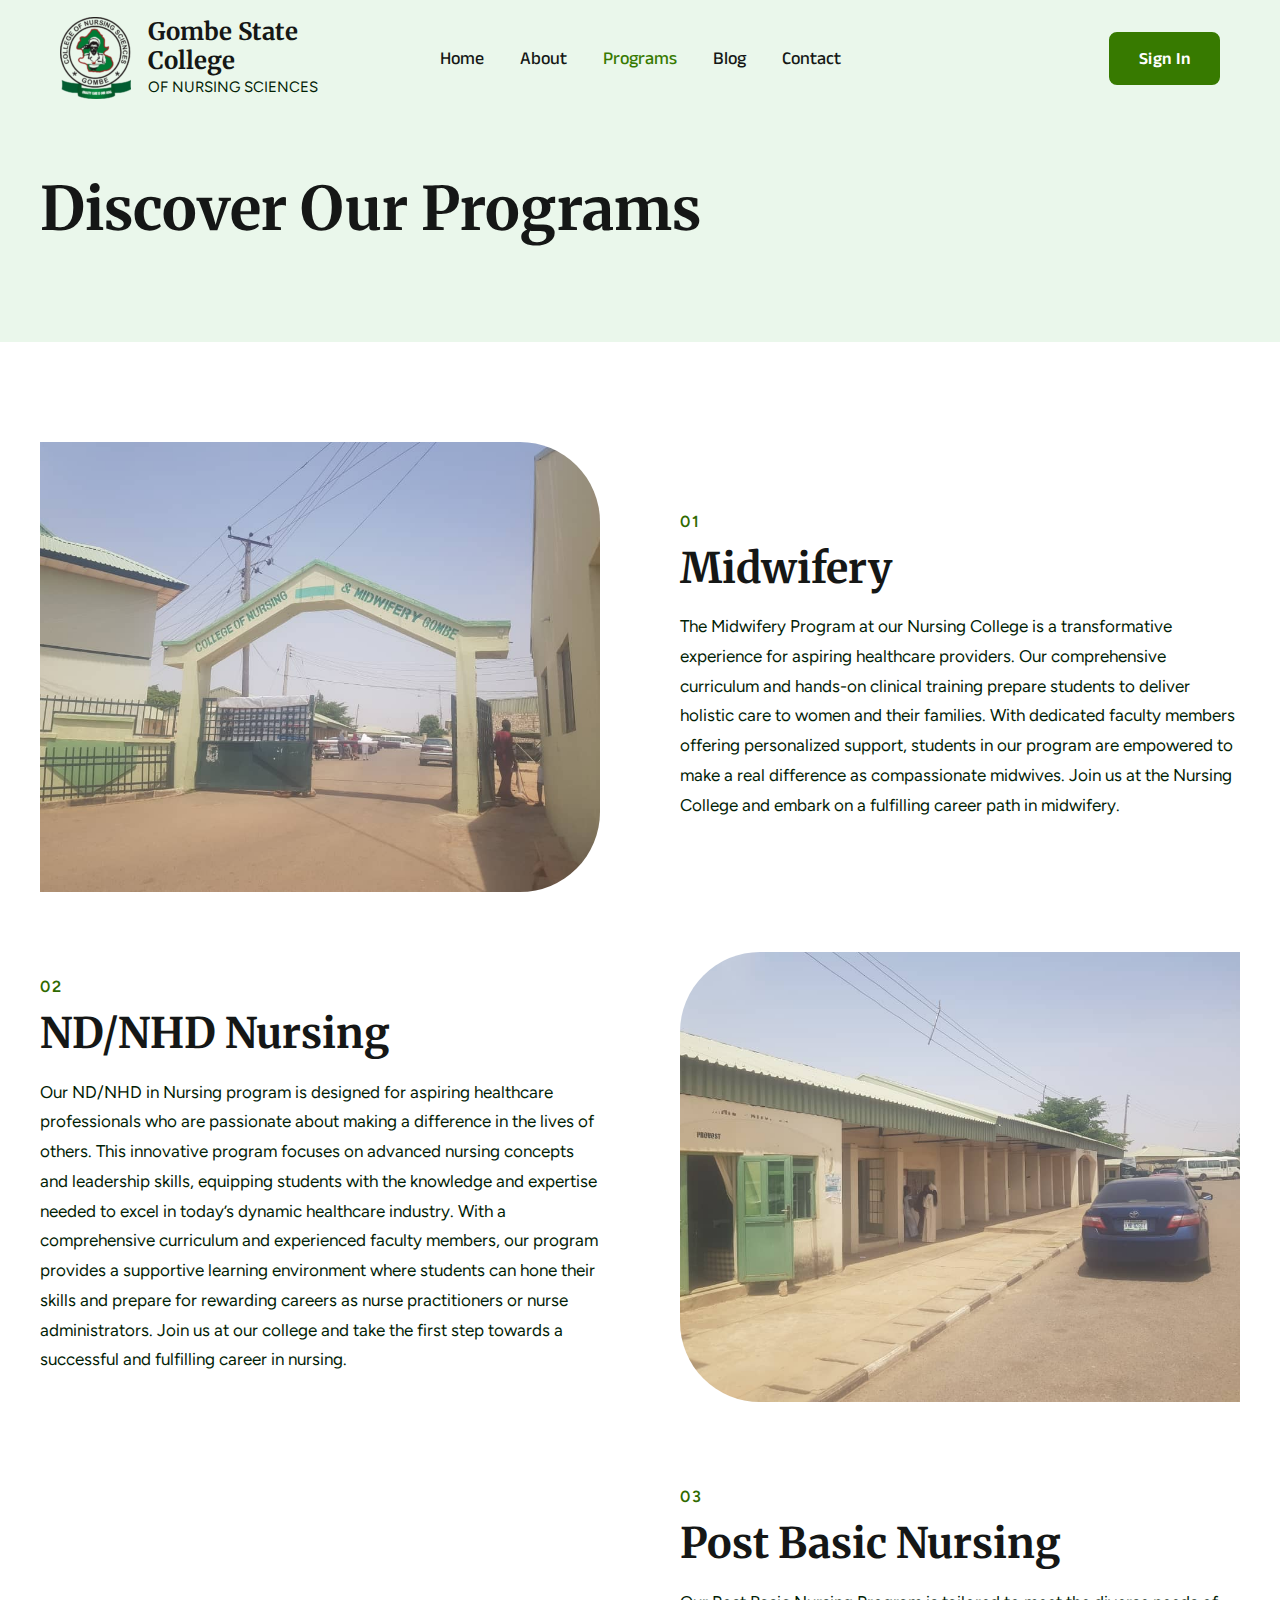
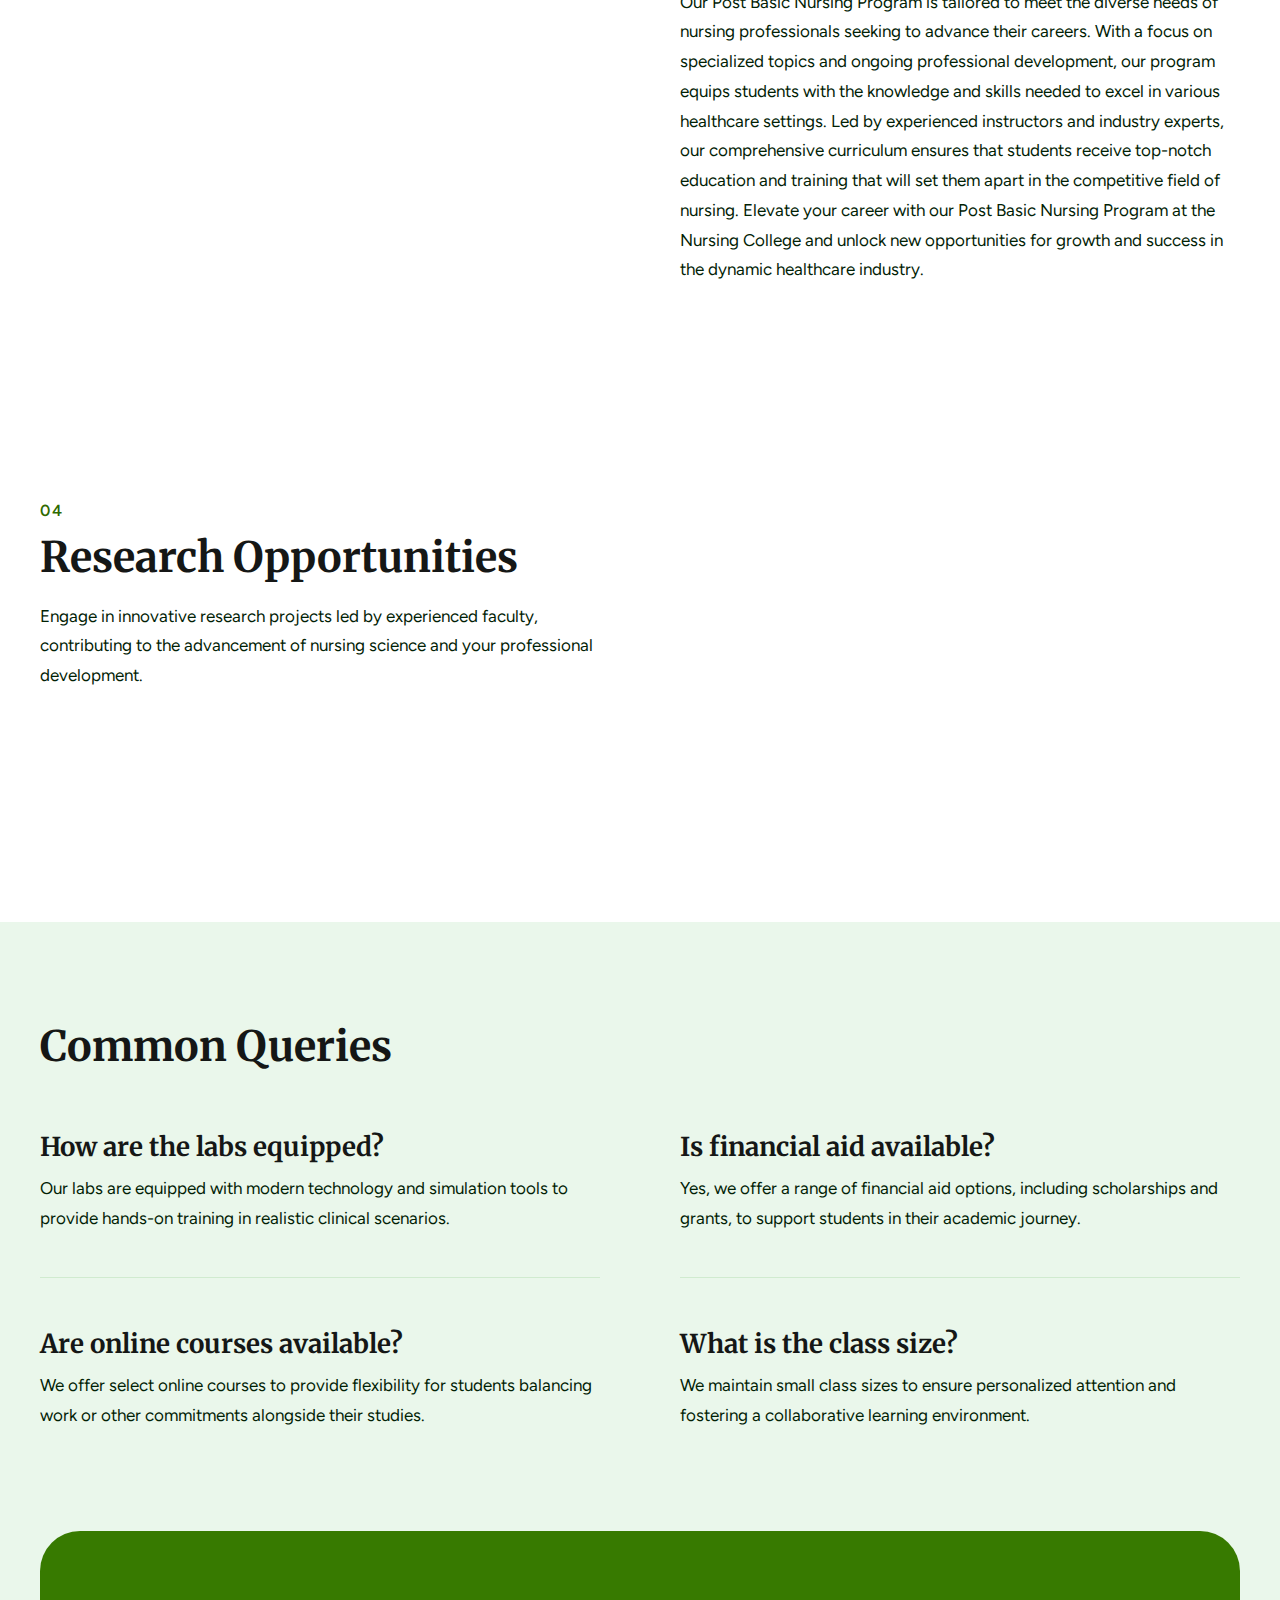
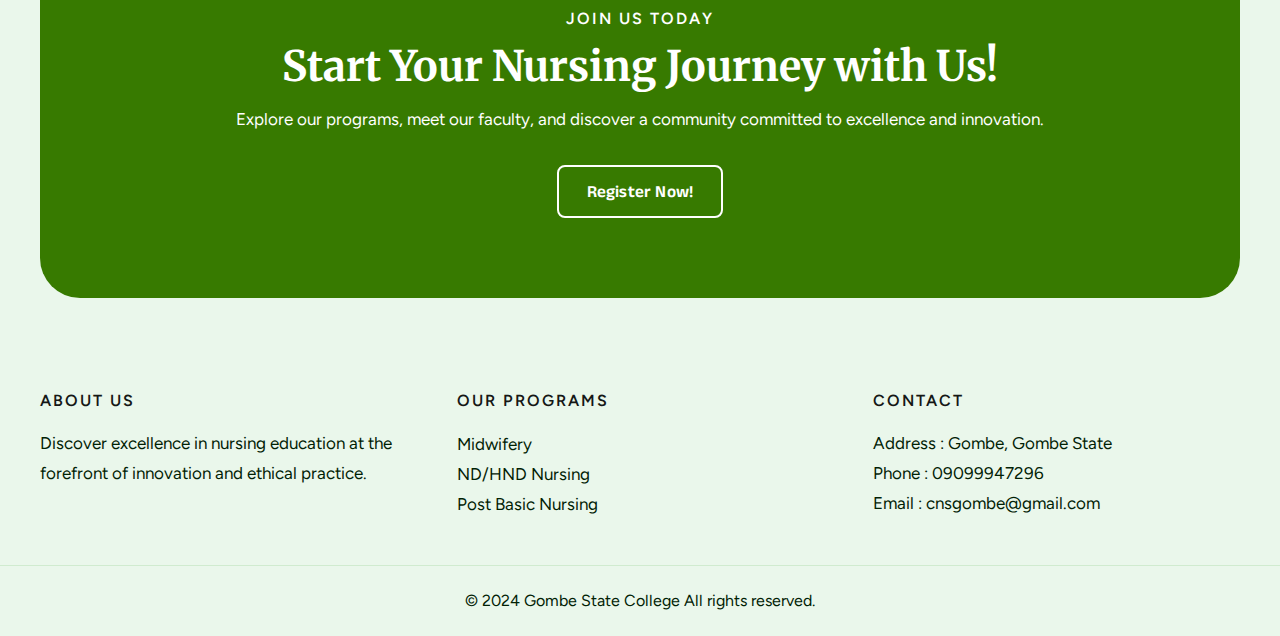
<file: programs.html>
<!DOCTYPE html>
<html lang="en-US">
    <head>
        <meta charset="UTF-8">
        <meta name="viewport" content="width=device-width, initial-scale=1">
        <link rel="profile" href="https://gmpg.org/xfn/11">   	 <title>Programs &#8211; Gombe State College</title>
        <meta name='robots' content='max-image-preview:large' />
        <link rel='dns-prefetch' href='//fonts.googleapis.com' />
        <link rel="alternate" type="application/rss+xml" title="Gombe State College &raquo; Feed" href="http://college-of-nursing-sciences.local/feed/" />
        <link rel="alternate" type="application/rss+xml" title="Gombe State College &raquo; Comments Feed" href="http://college-of-nursing-sciences.local/comments/feed/" />
        <script>
window._wpemojiSettings = {"baseUrl":"https:\/\/s.w.org\/images\/core\/emoji\/15.0.3\/72x72\/","ext":".png","svgUrl":"https:\/\/s.w.org\/images\/core\/emoji\/15.0.3\/svg\/","svgExt":".svg","source":{"concatemoji":"http:\/\/college-of-nursing-sciences.local\/wp-includes\/js\/wp-emoji-release.min.js?ver=6.5.4"}};
/*! This file is auto-generated */
!function(i,n){var o,s,e;function c(e){try{var t={supportTests:e,timestamp:(new Date).valueOf()};sessionStorage.setItem(o,JSON.stringify(t))}catch(e){}}function p(e,t,n){e.clearRect(0,0,e.canvas.width,e.canvas.height),e.fillText(t,0,0);var t=new Uint32Array(e.getImageData(0,0,e.canvas.width,e.canvas.height).data),r=(e.clearRect(0,0,e.canvas.width,e.canvas.height),e.fillText(n,0,0),new Uint32Array(e.getImageData(0,0,e.canvas.width,e.canvas.height).data));return t.every(function(e,t){return e===r[t]})}function u(e,t,n){switch(t){case"flag":return n(e,"\ud83c\udff3\ufe0f\u200d\u26a7\ufe0f","\ud83c\udff3\ufe0f\u200b\u26a7\ufe0f")?!1:!n(e,"\ud83c\uddfa\ud83c\uddf3","\ud83c\uddfa\u200b\ud83c\uddf3")&&!n(e,"\ud83c\udff4\udb40\udc67\udb40\udc62\udb40\udc65\udb40\udc6e\udb40\udc67\udb40\udc7f","\ud83c\udff4\u200b\udb40\udc67\u200b\udb40\udc62\u200b\udb40\udc65\u200b\udb40\udc6e\u200b\udb40\udc67\u200b\udb40\udc7f");case"emoji":return!n(e,"\ud83d\udc26\u200d\u2b1b","\ud83d\udc26\u200b\u2b1b")}return!1}function f(e,t,n){var r="undefined"!=typeof WorkerGlobalScope&&self instanceof WorkerGlobalScope?new OffscreenCanvas(300,150):i.createElement("canvas"),a=r.getContext("2d",{willReadFrequently:!0}),o=(a.textBaseline="top",a.font="600 32px Arial",{});return e.forEach(function(e){o[e]=t(a,e,n)}),o}function t(e){var t=i.createElement("script");t.src=e,t.defer=!0,i.head.appendChild(t)}"undefined"!=typeof Promise&&(o="wpEmojiSettingsSupports",s=["flag","emoji"],n.supports={everything:!0,everythingExceptFlag:!0},e=new Promise(function(e){i.addEventListener("DOMContentLoaded",e,{once:!0})}),new Promise(function(t){var n=function(){try{var e=JSON.parse(sessionStorage.getItem(o));if("object"==typeof e&&"number"==typeof e.timestamp&&(new Date).valueOf()<e.timestamp+604800&&"object"==typeof e.supportTests)return e.supportTests}catch(e){}return null}();if(!n){if("undefined"!=typeof Worker&&"undefined"!=typeof OffscreenCanvas&&"undefined"!=typeof URL&&URL.createObjectURL&&"undefined"!=typeof Blob)try{var e="postMessage("+f.toString()+"("+[JSON.stringify(s),u.toString(),p.toString()].join(",")+"));",r=new Blob([e],{type:"text/javascript"}),a=new Worker(URL.createObjectURL(r),{name:"wpTestEmojiSupports"});return void(a.onmessage=function(e){c(n=e.data),a.terminate(),t(n)})}catch(e){}c(n=f(s,u,p))}t(n)}).then(function(e){for(var t in e)n.supports[t]=e[t],n.supports.everything=n.supports.everything&&n.supports[t],"flag"!==t&&(n.supports.everythingExceptFlag=n.supports.everythingExceptFlag&&n.supports[t]);n.supports.everythingExceptFlag=n.supports.everythingExceptFlag&&!n.supports.flag,n.DOMReady=!1,n.readyCallback=function(){n.DOMReady=!0}}).then(function(){return e}).then(function(){var e;n.supports.everything||(n.readyCallback(),(e=n.source||{}).concatemoji?t(e.concatemoji):e.wpemoji&&e.twemoji&&(t(e.twemoji),t(e.wpemoji)))}))}((window,document),window._wpemojiSettings);
</script>
<link rel='stylesheet' id='astra-theme-css-css' href='./css/astra-assets-css-minified-main.min.css' media='all' />
<style id='astra-theme-css-inline-css'>
    :root{--ast-post-nav-space:0;--ast-container-default-xlg-padding:3em;--ast-container-default-lg-padding:3em;--ast-container-default-slg-padding:2em;--ast-container-default-md-padding:3em;--ast-container-default-sm-padding:3em;--ast-container-default-xs-padding:2.4em;--ast-container-default-xxs-padding:1.8em;--ast-code-block-background:#ECEFF3;--ast-comment-inputs-background:#F9FAFB;--ast-normal-container-width:1200px;--ast-narrow-container-width:750px;--ast-blog-title-font-weight:normal;--ast-blog-meta-weight:inherit;}html{font-size:106.25%;}a{color:var(--ast-global-color-3);}a:hover,a:focus{color:var(--ast-global-color-1);}body,button,input,select,textarea,.ast-button,.ast-custom-button{font-family:'Figtree',sans-serif;font-weight:400;font-size:17px;font-size:1rem;line-height:var(--ast-body-line-height,1.75em);}blockquote{color:var(--ast-global-color-3);}h1,.entry-content h1,h2,.entry-content h2,h3,.entry-content h3,h4,.entry-content h4,h5,.entry-content h5,h6,.entry-content h6,.site-title,.site-title a{font-family:'Merriweather',serif;font-weight:700;}.ast-site-identity .site-title a{color:var(--ast-global-color-2);}.site-title{font-size:24px;font-size:1.4117647058824rem;display:block;}header .custom-logo-link img{max-width:71px;width:71px;}.astra-logo-svg{width:71px;}.site-header .site-description{font-size:15px;font-size:0.88235294117647rem;display:block;}.entry-title{font-size:26px;font-size:1.5294117647059rem;}.archive .ast-article-post .ast-article-inner,.blog .ast-article-post .ast-article-inner,.archive .ast-article-post .ast-article-inner:hover,.blog .ast-article-post .ast-article-inner:hover{overflow:hidden;}h1,.entry-content h1{font-size:60px;font-size:3.5294117647059rem;font-weight:700;font-family:'Merriweather',serif;line-height:1.1em;letter-spacing:0;}h2,.entry-content h2{font-size:42px;font-size:2.4705882352941rem;font-weight:700;font-family:'Merriweather',serif;line-height:1.16em;}h3,.entry-content h3{font-size:26px;font-size:1.5294117647059rem;font-weight:700;font-family:'Merriweather',serif;line-height:1.2em;}h4,.entry-content h4{font-size:22px;font-size:1.2941176470588rem;line-height:1.5em;font-weight:700;font-family:'Merriweather',serif;}h5,.entry-content h5{font-size:20px;font-size:1.1764705882353rem;line-height:1.33em;font-weight:700;font-family:'Merriweather',serif;}h6,.entry-content h6{font-size:16px;font-size:0.94117647058824rem;line-height:1em;font-weight:700;font-family:'Merriweather',serif;text-transform:uppercase;letter-spacing:2px;}::selection{background-color:var(--ast-global-color-0);color:#ffffff;}body,h1,.entry-title a,.entry-content h1,h2,.entry-content h2,h3,.entry-content h3,h4,.entry-content h4,h5,.entry-content h5,h6,.entry-content h6{color:var(--ast-global-color-3);}.tagcloud a:hover,.tagcloud a:focus,.tagcloud a.current-item{color:#ffffff;border-color:var(--ast-global-color-3);background-color:var(--ast-global-color-3);}input:focus,input[type="text"]:focus,input[type="email"]:focus,input[type="url"]:focus,input[type="password"]:focus,input[type="reset"]:focus,input[type="search"]:focus,textarea:focus{border-color:var(--ast-global-color-3);}input[type="radio"]:checked,input[type=reset],input[type="checkbox"]:checked,input[type="checkbox"]:hover:checked,input[type="checkbox"]:focus:checked,input[type=range]::-webkit-slider-thumb{border-color:var(--ast-global-color-3);background-color:var(--ast-global-color-3);box-shadow:none;}.site-footer a:hover + .post-count,.site-footer a:focus + .post-count{background:var(--ast-global-color-3);border-color:var(--ast-global-color-3);}.single .nav-links .nav-previous,.single .nav-links .nav-next{color:var(--ast-global-color-3);}.entry-meta,.entry-meta *{line-height:1.45;color:var(--ast-global-color-3);}.entry-meta a:not(.ast-button):hover,.entry-meta a:not(.ast-button):hover *,.entry-meta a:not(.ast-button):focus,.entry-meta a:not(.ast-button):focus *,.page-links > .page-link,.page-links .page-link:hover,.post-navigation a:hover{color:var(--ast-global-color-1);}#cat option,.secondary .calendar_wrap thead a,.secondary .calendar_wrap thead a:visited{color:var(--ast-global-color-3);}.secondary .calendar_wrap #today,.ast-progress-val span{background:var(--ast-global-color-3);}.secondary a:hover + .post-count,.secondary a:focus + .post-count{background:var(--ast-global-color-3);border-color:var(--ast-global-color-3);}.calendar_wrap #today > a{color:#ffffff;}.page-links .page-link,.single .post-navigation a{color:var(--ast-global-color-3);}.ast-search-menu-icon .search-form button.search-submit{padding:0 4px;}.ast-search-menu-icon form.search-form{padding-right:0;}.ast-search-menu-icon.slide-search input.search-field{width:0;}.ast-header-search .ast-search-menu-icon.ast-dropdown-active .search-form,.ast-header-search .ast-search-menu-icon.ast-dropdown-active .search-field:focus{transition:all 0.2s;}.search-form input.search-field:focus{outline:none;}.ast-archive-title{color:var(--ast-global-color-2);}.widget-title,.widget .wp-block-heading{font-size:24px;font-size:1.4117647058824rem;color:var(--ast-global-color-2);}.ast-single-post .entry-content a,.ast-comment-content a:not(.ast-comment-edit-reply-wrap a){text-decoration:underline;}.ast-single-post .wp-block-button .wp-block-button__link,.ast-single-post .elementor-button-wrapper .elementor-button,.ast-single-post .entry-content .uagb-tab a,.ast-single-post .entry-content .uagb-ifb-cta a,.ast-single-post .entry-content .wp-block-uagb-buttons a,.ast-single-post .entry-content .uabb-module-content a,.ast-single-post .entry-content .uagb-post-grid a,.ast-single-post .entry-content .uagb-timeline a,.ast-single-post .entry-content .uagb-toc__wrap a,.ast-single-post .entry-content .uagb-taxomony-box a,.ast-single-post .entry-content .woocommerce a,.entry-content .wp-block-latest-posts > li > a,.ast-single-post .entry-content .wp-block-file__button,li.ast-post-filter-single,.ast-single-post .wp-block-buttons .wp-block-button.is-style-outline .wp-block-button__link,.ast-single-post .ast-comment-content .comment-reply-link,.ast-single-post .ast-comment-content .comment-edit-link{text-decoration:none;}.ast-search-menu-icon.slide-search a:focus-visible:focus-visible,.astra-search-icon:focus-visible,#close:focus-visible,a:focus-visible,.ast-menu-toggle:focus-visible,.site .skip-link:focus-visible,.wp-block-loginout input:focus-visible,.wp-block-search.wp-block-search__button-inside .wp-block-search__inside-wrapper,.ast-header-navigation-arrow:focus-visible,.woocommerce .wc-proceed-to-checkout > .checkout-button:focus-visible,.woocommerce .woocommerce-MyAccount-navigation ul li a:focus-visible,.ast-orders-table__row .ast-orders-table__cell:focus-visible,.woocommerce .woocommerce-order-details .order-again > .button:focus-visible,.woocommerce .woocommerce-message a.button.wc-forward:focus-visible,.woocommerce #minus_qty:focus-visible,.woocommerce #plus_qty:focus-visible,a#ast-apply-coupon:focus-visible,.woocommerce .woocommerce-info a:focus-visible,.woocommerce .astra-shop-summary-wrap a:focus-visible,.woocommerce a.wc-forward:focus-visible,#ast-apply-coupon:focus-visible,.woocommerce-js .woocommerce-mini-cart-item a.remove:focus-visible,#close:focus-visible,.button.search-submit:focus-visible,#search_submit:focus,.normal-search:focus-visible,.ast-header-account-wrap:focus-visible{outline-style:dotted;outline-color:inherit;outline-width:thin;}input:focus,input[type="text"]:focus,input[type="email"]:focus,input[type="url"]:focus,input[type="password"]:focus,input[type="reset"]:focus,input[type="search"]:focus,input[type="number"]:focus,textarea:focus,.wp-block-search__input:focus,[data-section="section-header-mobile-trigger"] .ast-button-wrap .ast-mobile-menu-trigger-minimal:focus,.ast-mobile-popup-drawer.active .menu-toggle-close:focus,.woocommerce-ordering select.orderby:focus,#ast-scroll-top:focus,#coupon_code:focus,.woocommerce-page #comment:focus,.woocommerce #reviews #respond input#submit:focus,.woocommerce a.add_to_cart_button:focus,.woocommerce .button.single_add_to_cart_button:focus,.woocommerce .woocommerce-cart-form button:focus,.woocommerce .woocommerce-cart-form__cart-item .quantity .qty:focus,.woocommerce .woocommerce-billing-fields .woocommerce-billing-fields__field-wrapper .woocommerce-input-wrapper > .input-text:focus,.woocommerce #order_comments:focus,.woocommerce #place_order:focus,.woocommerce .woocommerce-address-fields .woocommerce-address-fields__field-wrapper .woocommerce-input-wrapper > .input-text:focus,.woocommerce .woocommerce-MyAccount-content form button:focus,.woocommerce .woocommerce-MyAccount-content .woocommerce-EditAccountForm .woocommerce-form-row .woocommerce-Input.input-text:focus,.woocommerce .ast-woocommerce-container .woocommerce-pagination ul.page-numbers li a:focus,body #content .woocommerce form .form-row .select2-container--default .select2-selection--single:focus,#ast-coupon-code:focus,.woocommerce.woocommerce-js .quantity input[type=number]:focus,.woocommerce-js .woocommerce-mini-cart-item .quantity input[type=number]:focus,.woocommerce p#ast-coupon-trigger:focus{border-style:dotted;border-color:inherit;border-width:thin;}input{outline:none;}.ast-logo-title-inline .site-logo-img{padding-right:1em;}.site-logo-img img{ transition:all 0.2s linear;}.site-logo-img .transparent-custom-logo img,.ast-theme-transparent-header .site-logo-img img{filter:url(#ast-img-color-filter-2);}body .ast-oembed-container *{position:absolute;top:0;width:100%;height:100%;left:0;}body .wp-block-embed-pocket-casts .ast-oembed-container *{position:unset;}.ast-single-post-featured-section + article {margin-top: 2em;}.site-content .ast-single-post-featured-section img {width: 100%;overflow: hidden;object-fit: cover;}.site > .ast-single-related-posts-container {margin-top: 0;}@media (min-width: 922px) {.ast-desktop .ast-container--narrow {max-width: var(--ast-narrow-container-width);margin: 0 auto;}}@media (max-width:921.9px){#ast-desktop-header{display:none;}}@media (min-width:922px){#ast-mobile-header{display:none;}}.wp-block-buttons.aligncenter{justify-content:center;}@media (max-width:921px){.ast-theme-transparent-header #primary,.ast-theme-transparent-header #secondary{padding:0;}}@media (max-width:921px){.ast-plain-container.ast-no-sidebar #primary{padding:0;}}.ast-plain-container.ast-no-sidebar #primary{margin-top:0;margin-bottom:0;}@media (max-width:921px){.ast-separate-container.ast-single-post.ast-right-sidebar #primary,.ast-separate-container.ast-single-post.ast-left-sidebar #primary,.ast-separate-container.ast-single-post #primary,.ast-plain-container #primary,.ast-narrow-container #primary{margin-top:40px;margin-bottom:20px;}.ast-separate-container.ast-single-post.ast-right-sidebar #primary,.ast-separate-container.ast-single-post.ast-left-sidebar #primary,.ast-separate-container.ast-single-post #primary,.ast-plain-container.ast-single-post #primary,.ast-narrow-container.ast-single-post #primary{margin-top:40px;margin-bottom:20px;}}@media (max-width:544px){.ast-separate-container.ast-single-post.ast-right-sidebar #primary,.ast-separate-container.ast-single-post.ast-left-sidebar #primary,.ast-separate-container.ast-single-post #primary,.ast-plain-container.ast-single-post #primary,.ast-narrow-container.ast-single-post #primary{margin-top:30px;margin-bottom:20px;}}@media (max-width:921px){.ast-separate-container #primary,.ast-narrow-container #primary{padding-top:0px;}}@media (max-width:544px){.ast-separate-container #primary,.ast-narrow-container #primary{padding-top:0px;}}@media (max-width:921px){.ast-separate-container #primary,.ast-narrow-container #primary{padding-bottom:0px;}}@media (max-width:544px){.ast-separate-container #primary,.ast-narrow-container #primary{padding-bottom:0px;}}.wp-block-button.is-style-outline .wp-block-button__link{border-color:var(--ast-global-color-0);border-top-width:2px;border-right-width:2px;border-bottom-width:2px;border-left-width:2px;}div.wp-block-button.is-style-outline > .wp-block-button__link:not(.has-text-color),div.wp-block-button.wp-block-button__link.is-style-outline:not(.has-text-color){color:var(--ast-global-color-0);}.wp-block-button.is-style-outline .wp-block-button__link:hover,.wp-block-buttons .wp-block-button.is-style-outline .wp-block-button__link:focus,.wp-block-buttons .wp-block-button.is-style-outline > .wp-block-button__link:not(.has-text-color):hover,.wp-block-buttons .wp-block-button.wp-block-button__link.is-style-outline:not(.has-text-color):hover{color:#ffffff;background-color:var(--ast-global-color-1);border-color:var(--ast-global-color-1);}.post-page-numbers.current .page-link,.ast-pagination .page-numbers.current{color:#ffffff;border-color:var(--ast-global-color-0);background-color:var(--ast-global-color-0);}.wp-block-button.is-style-outline .wp-block-button__link{border-top-width:2px;border-right-width:2px;border-bottom-width:2px;border-left-width:2px;}.wp-block-buttons .wp-block-button.is-style-outline .wp-block-button__link.wp-element-button,.ast-outline-button,.wp-block-uagb-buttons-child .uagb-buttons-repeater.ast-outline-button{border-color:var(--ast-global-color-2);border-top-width:2px;border-right-width:2px;border-bottom-width:2px;border-left-width:2px;font-family:'Anek Latin',sans-serif;font-weight:600;font-size:17px;font-size:1rem;line-height:1em;letter-spacing:0.2px;padding-top:16px;padding-right:28px;padding-bottom:16px;padding-left:28px;border-top-left-radius:8px;border-top-right-radius:8px;border-bottom-right-radius:8px;border-bottom-left-radius:8px;}.wp-block-buttons .wp-block-button.is-style-outline > .wp-block-button__link:not(.has-text-color),.wp-block-buttons .wp-block-button.wp-block-button__link.is-style-outline:not(.has-text-color),.ast-outline-button{color:var(--ast-global-color-2);}.wp-block-button.is-style-outline .wp-block-button__link:hover,.wp-block-buttons .wp-block-button.is-style-outline .wp-block-button__link:focus,.wp-block-buttons .wp-block-button.is-style-outline > .wp-block-button__link:not(.has-text-color):hover,.wp-block-buttons .wp-block-button.wp-block-button__link.is-style-outline:not(.has-text-color):hover,.ast-outline-button:hover,.ast-outline-button:focus,.wp-block-uagb-buttons-child .uagb-buttons-repeater.ast-outline-button:hover,.wp-block-uagb-buttons-child .uagb-buttons-repeater.ast-outline-button:focus{color:#ffffff;background-color:var(--ast-global-color-2);border-color:var(--ast-global-color-2);}@media (max-width:921px){.wp-block-buttons .wp-block-button.is-style-outline .wp-block-button__link.wp-element-button,.ast-outline-button,.wp-block-uagb-buttons-child .uagb-buttons-repeater.ast-outline-button{font-size:16px;font-size:0.94117647058824rem;padding-top:16px;padding-right:26px;padding-bottom:16px;padding-left:26px;border-top-left-radius:8px;border-top-right-radius:8px;border-bottom-right-radius:8px;border-bottom-left-radius:8px;}}@media (max-width:544px){.wp-block-buttons .wp-block-button.is-style-outline .wp-block-button__link.wp-element-button,.ast-outline-button,.wp-block-uagb-buttons-child .uagb-buttons-repeater.ast-outline-button{font-size:14px;font-size:0.82352941176471rem;padding-top:14px;padding-right:24px;padding-bottom:14px;padding-left:24px;border-top-left-radius:8px;border-top-right-radius:8px;border-bottom-right-radius:8px;border-bottom-left-radius:8px;}}.entry-content[ast-blocks-layout] > figure{margin-bottom:1em;}h1.widget-title{font-weight:700;}h2.widget-title{font-weight:700;}h3.widget-title{font-weight:700;}#page{display:flex;flex-direction:column;min-height:100vh;}.ast-404-layout-1 h1.page-title{color:var(--ast-global-color-2);}.single .post-navigation a{line-height:1em;height:inherit;}.error-404 .page-sub-title{font-size:1.5rem;font-weight:inherit;}.search .site-content .content-area .search-form{margin-bottom:0;}#page .site-content{flex-grow:1;}.widget{margin-bottom:1.25em;}#secondary li{line-height:1.5em;}#secondary .wp-block-group h2{margin-bottom:0.7em;}#secondary h2{font-size:1.7rem;}.ast-separate-container .ast-article-post,.ast-separate-container .ast-article-single,.ast-separate-container .comment-respond{padding:3em;}.ast-separate-container .ast-article-single .ast-article-single{padding:0;}.ast-article-single .wp-block-post-template-is-layout-grid{padding-left:0;}.ast-separate-container .comments-title,.ast-narrow-container .comments-title{padding:1.5em 2em;}.ast-page-builder-template .comment-form-textarea,.ast-comment-formwrap .ast-grid-common-col{padding:0;}.ast-comment-formwrap{padding:0;display:inline-flex;column-gap:20px;width:100%;margin-left:0;margin-right:0;}.comments-area textarea#comment:focus,.comments-area textarea#comment:active,.comments-area .ast-comment-formwrap input[type="text"]:focus,.comments-area .ast-comment-formwrap input[type="text"]:active {box-shadow:none;outline:none;}.archive.ast-page-builder-template .entry-header{margin-top:2em;}.ast-page-builder-template .ast-comment-formwrap{width:100%;}.entry-title{margin-bottom:0.5em;}.ast-archive-description p{font-size:inherit;font-weight:inherit;line-height:inherit;}.ast-separate-container .ast-comment-list li.depth-1,.hentry{margin-bottom:2em;}@media (min-width:921px){.ast-left-sidebar.ast-page-builder-template #secondary,.archive.ast-right-sidebar.ast-page-builder-template .site-main{padding-left:20px;padding-right:20px;}}@media (max-width:544px){.ast-comment-formwrap.ast-row{column-gap:10px;display:inline-block;}#ast-commentform .ast-grid-common-col{position:relative;width:100%;}}@media (min-width:1201px){.ast-separate-container .ast-article-post,.ast-separate-container .ast-article-single,.ast-separate-container .ast-author-box,.ast-separate-container .ast-404-layout-1,.ast-separate-container .no-results{padding:3em;}}@media (max-width:921px){.ast-separate-container #primary,.ast-separate-container #secondary{padding:1.5em 0;}#primary,#secondary{padding:1.5em 0;margin:0;}.ast-left-sidebar #content > .ast-container{display:flex;flex-direction:column-reverse;width:100%;}}@media (min-width:922px){.ast-separate-container.ast-right-sidebar #primary,.ast-separate-container.ast-left-sidebar #primary{border:0;}.search-no-results.ast-separate-container #primary{margin-bottom:4em;}}.wp-block-button .wp-block-button__link{color:#ffffff;}.wp-block-button .wp-block-button__link:hover,.wp-block-button .wp-block-button__link:focus{color:#ffffff;background-color:var(--ast-global-color-1);border-color:var(--ast-global-color-1);}.wp-block-button .wp-block-button__link,.wp-block-search .wp-block-search__button,body .wp-block-file .wp-block-file__button{border-style:solid;border-top-width:2px;border-right-width:2px;border-left-width:2px;border-bottom-width:2px;border-color:var(--ast-global-color-0);background-color:var(--ast-global-color-0);color:#ffffff;font-family:'Anek Latin',sans-serif;font-weight:600;line-height:1em;letter-spacing:0.2px;font-size:17px;font-size:1rem;border-top-left-radius:8px;border-top-right-radius:8px;border-bottom-right-radius:8px;border-bottom-left-radius:8px;padding-top:16px;padding-right:28px;padding-bottom:16px;padding-left:28px;}@media (max-width:921px){.wp-block-button .wp-block-button__link,.wp-block-search .wp-block-search__button,body .wp-block-file .wp-block-file__button{font-size:16px;font-size:0.94117647058824rem;padding-top:16px;padding-right:26px;padding-bottom:16px;padding-left:26px;border-top-left-radius:8px;border-top-right-radius:8px;border-bottom-right-radius:8px;border-bottom-left-radius:8px;}}@media (max-width:544px){.wp-block-button .wp-block-button__link,.wp-block-search .wp-block-search__button,body .wp-block-file .wp-block-file__button{font-size:14px;font-size:0.82352941176471rem;padding-top:14px;padding-right:24px;padding-bottom:14px;padding-left:24px;border-top-left-radius:8px;border-top-right-radius:8px;border-bottom-right-radius:8px;border-bottom-left-radius:8px;}}.menu-toggle,button,.ast-button,.ast-custom-button,.button,input#submit,input[type="button"],input[type="submit"],input[type="reset"],form[CLASS*="wp-block-search__"].wp-block-search .wp-block-search__inside-wrapper .wp-block-search__button,body .wp-block-file .wp-block-file__button,.search .search-submit,.woocommerce-js a.button,.woocommerce button.button,.woocommerce .woocommerce-message a.button,.woocommerce #respond input#submit.alt,.woocommerce input.button.alt,.woocommerce input.button,.woocommerce input.button:disabled,.woocommerce input.button:disabled[disabled],.woocommerce input.button:disabled:hover,.woocommerce input.button:disabled[disabled]:hover,.woocommerce #respond input#submit,.woocommerce button.button.alt.disabled,.wc-block-grid__products .wc-block-grid__product .wp-block-button__link,.wc-block-grid__product-onsale,[CLASS*="wc-block"] button,.woocommerce-js .astra-cart-drawer .astra-cart-drawer-content .woocommerce-mini-cart__buttons .button:not(.checkout):not(.ast-continue-shopping),.woocommerce-js .astra-cart-drawer .astra-cart-drawer-content .woocommerce-mini-cart__buttons a.checkout,.woocommerce button.button.alt.disabled.wc-variation-selection-needed,[CLASS*="wc-block"] .wc-block-components-button{border-style:solid;border-top-width:2px;border-right-width:2px;border-left-width:2px;border-bottom-width:2px;color:#ffffff;border-color:var(--ast-global-color-0);background-color:var(--ast-global-color-0);padding-top:16px;padding-right:28px;padding-bottom:16px;padding-left:28px;font-family:'Anek Latin',sans-serif;font-weight:600;font-size:17px;font-size:1rem;line-height:1em;letter-spacing:0.2px;border-top-left-radius:8px;border-top-right-radius:8px;border-bottom-right-radius:8px;border-bottom-left-radius:8px;}button:focus,.menu-toggle:hover,button:hover,.ast-button:hover,.ast-custom-button:hover .button:hover,.ast-custom-button:hover ,input[type=reset]:hover,input[type=reset]:focus,input#submit:hover,input#submit:focus,input[type="button"]:hover,input[type="button"]:focus,input[type="submit"]:hover,input[type="submit"]:focus,form[CLASS*="wp-block-search__"].wp-block-search .wp-block-search__inside-wrapper .wp-block-search__button:hover,form[CLASS*="wp-block-search__"].wp-block-search .wp-block-search__inside-wrapper .wp-block-search__button:focus,body .wp-block-file .wp-block-file__button:hover,body .wp-block-file .wp-block-file__button:focus,.woocommerce-js a.button:hover,.woocommerce button.button:hover,.woocommerce .woocommerce-message a.button:hover,.woocommerce #respond input#submit:hover,.woocommerce #respond input#submit.alt:hover,.woocommerce input.button.alt:hover,.woocommerce input.button:hover,.woocommerce button.button.alt.disabled:hover,.wc-block-grid__products .wc-block-grid__product .wp-block-button__link:hover,[CLASS*="wc-block"] button:hover,.woocommerce-js .astra-cart-drawer .astra-cart-drawer-content .woocommerce-mini-cart__buttons .button:not(.checkout):not(.ast-continue-shopping):hover,.woocommerce-js .astra-cart-drawer .astra-cart-drawer-content .woocommerce-mini-cart__buttons a.checkout:hover,.woocommerce button.button.alt.disabled.wc-variation-selection-needed:hover,[CLASS*="wc-block"] .wc-block-components-button:hover,[CLASS*="wc-block"] .wc-block-components-button:focus{color:#ffffff;background-color:var(--ast-global-color-1);border-color:var(--ast-global-color-1);}form[CLASS*="wp-block-search__"].wp-block-search .wp-block-search__inside-wrapper .wp-block-search__button.has-icon{padding-top:calc(16px - 3px);padding-right:calc(28px - 3px);padding-bottom:calc(16px - 3px);padding-left:calc(28px - 3px);}@media (max-width:921px){.menu-toggle,button,.ast-button,.ast-custom-button,.button,input#submit,input[type="button"],input[type="submit"],input[type="reset"],form[CLASS*="wp-block-search__"].wp-block-search .wp-block-search__inside-wrapper .wp-block-search__button,body .wp-block-file .wp-block-file__button,.search .search-submit,.woocommerce-js a.button,.woocommerce button.button,.woocommerce .woocommerce-message a.button,.woocommerce #respond input#submit.alt,.woocommerce input.button.alt,.woocommerce input.button,.woocommerce input.button:disabled,.woocommerce input.button:disabled[disabled],.woocommerce input.button:disabled:hover,.woocommerce input.button:disabled[disabled]:hover,.woocommerce #respond input#submit,.woocommerce button.button.alt.disabled,.wc-block-grid__products .wc-block-grid__product .wp-block-button__link,.wc-block-grid__product-onsale,[CLASS*="wc-block"] button,.woocommerce-js .astra-cart-drawer .astra-cart-drawer-content .woocommerce-mini-cart__buttons .button:not(.checkout):not(.ast-continue-shopping),.woocommerce-js .astra-cart-drawer .astra-cart-drawer-content .woocommerce-mini-cart__buttons a.checkout,.woocommerce button.button.alt.disabled.wc-variation-selection-needed,[CLASS*="wc-block"] .wc-block-components-button{padding-top:16px;padding-right:26px;padding-bottom:16px;padding-left:26px;font-size:16px;font-size:0.94117647058824rem;border-top-left-radius:8px;border-top-right-radius:8px;border-bottom-right-radius:8px;border-bottom-left-radius:8px;}}@media (max-width:544px){.menu-toggle,button,.ast-button,.ast-custom-button,.button,input#submit,input[type="button"],input[type="submit"],input[type="reset"],form[CLASS*="wp-block-search__"].wp-block-search .wp-block-search__inside-wrapper .wp-block-search__button,body .wp-block-file .wp-block-file__button,.search .search-submit,.woocommerce-js a.button,.woocommerce button.button,.woocommerce .woocommerce-message a.button,.woocommerce #respond input#submit.alt,.woocommerce input.button.alt,.woocommerce input.button,.woocommerce input.button:disabled,.woocommerce input.button:disabled[disabled],.woocommerce input.button:disabled:hover,.woocommerce input.button:disabled[disabled]:hover,.woocommerce #respond input#submit,.woocommerce button.button.alt.disabled,.wc-block-grid__products .wc-block-grid__product .wp-block-button__link,.wc-block-grid__product-onsale,[CLASS*="wc-block"] button,.woocommerce-js .astra-cart-drawer .astra-cart-drawer-content .woocommerce-mini-cart__buttons .button:not(.checkout):not(.ast-continue-shopping),.woocommerce-js .astra-cart-drawer .astra-cart-drawer-content .woocommerce-mini-cart__buttons a.checkout,.woocommerce button.button.alt.disabled.wc-variation-selection-needed,[CLASS*="wc-block"] .wc-block-components-button{padding-top:14px;padding-right:24px;padding-bottom:14px;padding-left:24px;font-size:14px;font-size:0.82352941176471rem;border-top-left-radius:8px;border-top-right-radius:8px;border-bottom-right-radius:8px;border-bottom-left-radius:8px;}}@media (max-width:921px){.menu-toggle,button,.ast-button,.button,input#submit,input[type="button"],input[type="submit"],input[type="reset"]{font-size:16px;font-size:0.94117647058824rem;}.ast-mobile-header-stack .main-header-bar .ast-search-menu-icon{display:inline-block;}.ast-header-break-point.ast-header-custom-item-outside .ast-mobile-header-stack .main-header-bar .ast-search-icon{margin:0;}.ast-comment-avatar-wrap img{max-width:2.5em;}.ast-comment-meta{padding:0 1.8888em 1.3333em;}.ast-separate-container .ast-comment-list li.depth-1{padding:1.5em 2.14em;}.ast-separate-container .comment-respond{padding:2em 2.14em;}}@media (min-width:544px){.ast-container{max-width:100%;}}@media (max-width:544px){.ast-separate-container .ast-article-post,.ast-separate-container .ast-article-single,.ast-separate-container .comments-title,.ast-separate-container .ast-archive-description{padding:1.5em 1em;}.ast-separate-container #content .ast-container{padding-left:0.54em;padding-right:0.54em;}.ast-separate-container .ast-comment-list .bypostauthor{padding:.5em;}.ast-search-menu-icon.ast-dropdown-active .search-field{width:170px;}.menu-toggle,button,.ast-button,.button,input#submit,input[type="button"],input[type="submit"],input[type="reset"]{font-size:14px;font-size:0.82352941176471rem;}}.ast-separate-container{background-color:var(--ast-global-color-5);;background-image:none;;}@media (max-width:921px){.site-title{font-size:24px;font-size:1.4117647058824rem;display:block;}.site-header .site-description{display:block;}.entry-title{font-size:24px;font-size:1.4117647058824rem;}h1,.entry-content h1{font-size:44px;}h2,.entry-content h2{font-size:38px;}h3,.entry-content h3{font-size:26px;}h4,.entry-content h4{font-size:22px;font-size:1.2941176470588rem;}h5,.entry-content h5{font-size:18px;font-size:1.0588235294118rem;}h6,.entry-content h6{font-size:16px;font-size:0.94117647058824rem;}.astra-logo-svg{width:45px;}.astra-logo-svg:not(.sticky-custom-logo .astra-logo-svg,.transparent-custom-logo .astra-logo-svg,.advanced-header-logo .astra-logo-svg){height:40px;}header .custom-logo-link img,.ast-header-break-point .site-logo-img .custom-mobile-logo-link img{max-width:45px;width:45px;}body,.ast-separate-container{background-color:var(--ast-global-color-5);;background-image:none;;}}@media (max-width:544px){.site-title{font-size:20px;font-size:1.1764705882353rem;display:block;}.site-header .site-description{display:block;}.entry-title{font-size:24px;font-size:1.4117647058824rem;}h1,.entry-content h1{font-size:40px;}h2,.entry-content h2{font-size:32px;}h3,.entry-content h3{font-size:22px;}h4,.entry-content h4{font-size:20px;font-size:1.1764705882353rem;}h5,.entry-content h5{font-size:18px;font-size:1.0588235294118rem;}h6,.entry-content h6{font-size:14px;font-size:0.82352941176471rem;}header .custom-logo-link img,.ast-header-break-point .site-branding img,.ast-header-break-point .custom-logo-link img{max-width:40px;width:40px;}.astra-logo-svg{width:40px;}.astra-logo-svg:not(.sticky-custom-logo .astra-logo-svg,.transparent-custom-logo .astra-logo-svg,.advanced-header-logo .astra-logo-svg){height:36px;}.ast-header-break-point .site-logo-img .custom-mobile-logo-link img{max-width:40px;}body,.ast-separate-container{background-color:var(--ast-global-color-5);;background-image:none;;}}@media (max-width:921px){html{font-size:96.9%;}}@media (max-width:544px){html{font-size:96.9%;}}@media (min-width:922px){.ast-container{max-width:1240px;}}@media (min-width:922px){.site-content .ast-container{display:flex;}}@media (max-width:921px){.site-content .ast-container{flex-direction:column;}}@media (min-width:922px){.main-header-menu .sub-menu .menu-item.ast-left-align-sub-menu:hover > .sub-menu,.main-header-menu .sub-menu .menu-item.ast-left-align-sub-menu.focus > .sub-menu{margin-left:-0px;}}.entry-content li > p{margin-bottom:0;}.site .comments-area{padding-top:2em;padding-bottom:3em;}.wp-block-file {display: flex;align-items: center;flex-wrap: wrap;justify-content: space-between;}.wp-block-pullquote {border: none;}.wp-block-pullquote blockquote::before {content: "\201D";font-family: "Helvetica",sans-serif;display: flex;transform: rotate( 180deg );font-size: 6rem;font-style: normal;line-height: 1;font-weight: bold;align-items: center;justify-content: center;}.has-text-align-right > blockquote::before {justify-content: flex-start;}.has-text-align-left > blockquote::before {justify-content: flex-end;}figure.wp-block-pullquote.is-style-solid-color blockquote {max-width: 100%;text-align: inherit;}html body {--wp--custom--ast-default-block-top-padding: 100px;--wp--custom--ast-default-block-right-padding: 80px;--wp--custom--ast-default-block-bottom-padding: 100px;--wp--custom--ast-default-block-left-padding: 80px;--wp--custom--ast-container-width: 1200px;--wp--custom--ast-content-width-size: 1200px;--wp--custom--ast-wide-width-size: calc(1200px + var(--wp--custom--ast-default-block-left-padding) + var(--wp--custom--ast-default-block-right-padding));}.ast-narrow-container {--wp--custom--ast-content-width-size: 750px;--wp--custom--ast-wide-width-size: 750px;}@media(max-width: 921px) {html body {--wp--custom--ast-default-block-top-padding: 50px;--wp--custom--ast-default-block-right-padding: 50px;--wp--custom--ast-default-block-bottom-padding: 50px;--wp--custom--ast-default-block-left-padding: 50px;}}@media(max-width: 544px) {html body {--wp--custom--ast-default-block-top-padding: 50px;--wp--custom--ast-default-block-right-padding: 30px;--wp--custom--ast-default-block-bottom-padding: 50px;--wp--custom--ast-default-block-left-padding: 30px;}}.entry-content > .wp-block-group,.entry-content > .wp-block-cover,.entry-content > .wp-block-columns {padding-top: var(--wp--custom--ast-default-block-top-padding);padding-right: var(--wp--custom--ast-default-block-right-padding);padding-bottom: var(--wp--custom--ast-default-block-bottom-padding);padding-left: var(--wp--custom--ast-default-block-left-padding);}.ast-plain-container.ast-no-sidebar .entry-content > .alignfull,.ast-page-builder-template .ast-no-sidebar .entry-content > .alignfull {margin-left: calc( -50vw + 50%);margin-right: calc( -50vw + 50%);max-width: 100vw;width: 100vw;}.ast-plain-container.ast-no-sidebar .entry-content .alignfull .alignfull,.ast-page-builder-template.ast-no-sidebar .entry-content .alignfull .alignfull,.ast-plain-container.ast-no-sidebar .entry-content .alignfull .alignwide,.ast-page-builder-template.ast-no-sidebar .entry-content .alignfull .alignwide,.ast-plain-container.ast-no-sidebar .entry-content .alignwide .alignfull,.ast-page-builder-template.ast-no-sidebar .entry-content .alignwide .alignfull,.ast-plain-container.ast-no-sidebar .entry-content .alignwide .alignwide,.ast-page-builder-template.ast-no-sidebar .entry-content .alignwide .alignwide,.ast-plain-container.ast-no-sidebar .entry-content .wp-block-column .alignfull,.ast-page-builder-template.ast-no-sidebar .entry-content .wp-block-column .alignfull,.ast-plain-container.ast-no-sidebar .entry-content .wp-block-column .alignwide,.ast-page-builder-template.ast-no-sidebar .entry-content .wp-block-column .alignwide {margin-left: auto;margin-right: auto;width: 100%;}[ast-blocks-layout] .wp-block-separator:not(.is-style-dots) {height: 0;}[ast-blocks-layout] .wp-block-separator {margin: 20px auto;}[ast-blocks-layout] .wp-block-separator:not(.is-style-wide):not(.is-style-dots) {max-width: 100px;}[ast-blocks-layout] .wp-block-separator.has-background {padding: 0;}.entry-content[ast-blocks-layout] > * {max-width: var(--wp--custom--ast-content-width-size);margin-left: auto;margin-right: auto;}.entry-content[ast-blocks-layout] > .alignwide {max-width: var(--wp--custom--ast-wide-width-size);}.entry-content[ast-blocks-layout] .alignfull {max-width: none;}.entry-content .wp-block-columns {margin-bottom: 0;}blockquote {margin: 1.5em;border-color: rgba(0,0,0,0.05);}.wp-block-quote:not(.has-text-align-right):not(.has-text-align-center) {border-left: 5px solid rgba(0,0,0,0.05);}.has-text-align-right > blockquote,blockquote.has-text-align-right {border-right: 5px solid rgba(0,0,0,0.05);}.has-text-align-left > blockquote,blockquote.has-text-align-left {border-left: 5px solid rgba(0,0,0,0.05);}.wp-block-site-tagline,.wp-block-latest-posts .read-more {margin-top: 15px;}.wp-block-loginout p label {display: block;}.wp-block-loginout p:not(.login-remember):not(.login-submit) input {width: 100%;}.wp-block-loginout input:focus {border-color: transparent;}.wp-block-loginout input:focus {outline: thin dotted;}.entry-content .wp-block-media-text .wp-block-media-text__content {padding: 0 0 0 8%;}.entry-content .wp-block-media-text.has-media-on-the-right .wp-block-media-text__content {padding: 0 8% 0 0;}.entry-content .wp-block-media-text.has-background .wp-block-media-text__content {padding: 8%;}.entry-content .wp-block-cover:not([class*="background-color"]) .wp-block-cover__inner-container,.entry-content .wp-block-cover:not([class*="background-color"]) .wp-block-cover-image-text,.entry-content .wp-block-cover:not([class*="background-color"]) .wp-block-cover-text,.entry-content .wp-block-cover-image:not([class*="background-color"]) .wp-block-cover__inner-container,.entry-content .wp-block-cover-image:not([class*="background-color"]) .wp-block-cover-image-text,.entry-content .wp-block-cover-image:not([class*="background-color"]) .wp-block-cover-text {color: var(--ast-global-color-5);}.wp-block-loginout .login-remember input {width: 1.1rem;height: 1.1rem;margin: 0 5px 4px 0;vertical-align: middle;}.wp-block-latest-posts > li > *:first-child,.wp-block-latest-posts:not(.is-grid) > li:first-child {margin-top: 0;}.wp-block-search__inside-wrapper .wp-block-search__input {padding: 0 10px;color: var(--ast-global-color-3);background: var(--ast-global-color-5);border-color: var(--ast-border-color);}.wp-block-latest-posts .read-more {margin-bottom: 1.5em;}.wp-block-search__no-button .wp-block-search__inside-wrapper .wp-block-search__input {padding-top: 5px;padding-bottom: 5px;}.wp-block-latest-posts .wp-block-latest-posts__post-date,.wp-block-latest-posts .wp-block-latest-posts__post-author {font-size: 1rem;}.wp-block-latest-posts > li > *,.wp-block-latest-posts:not(.is-grid) > li {margin-top: 12px;margin-bottom: 12px;}.ast-page-builder-template .entry-content[ast-blocks-layout] > *,.ast-page-builder-template .entry-content[ast-blocks-layout] > .alignfull > * {max-width: none;}.ast-page-builder-template .entry-content[ast-blocks-layout] > .alignwide > * {max-width: var(--wp--custom--ast-wide-width-size);}.ast-page-builder-template .entry-content[ast-blocks-layout] > .inherit-container-width > *,.ast-page-builder-template .entry-content[ast-blocks-layout] > * > *,.entry-content[ast-blocks-layout] > .wp-block-cover .wp-block-cover__inner-container {max-width: var(--wp--custom--ast-content-width-size);margin-left: auto;margin-right: auto;}.entry-content[ast-blocks-layout] .wp-block-cover:not(.alignleft):not(.alignright) {width: auto;}@media(max-width: 1200px) {.ast-separate-container .entry-content > .alignfull,.ast-separate-container .entry-content[ast-blocks-layout] > .alignwide,.ast-plain-container .entry-content[ast-blocks-layout] > .alignwide,.ast-plain-container .entry-content .alignfull {margin-left: calc(-1 * min(var(--ast-container-default-xlg-padding),20px)) ;margin-right: calc(-1 * min(var(--ast-container-default-xlg-padding),20px));}}@media(min-width: 1201px) {.ast-separate-container .entry-content > .alignfull {margin-left: calc(-1 * var(--ast-container-default-xlg-padding) );margin-right: calc(-1 * var(--ast-container-default-xlg-padding) );}.ast-separate-container .entry-content[ast-blocks-layout] > .alignwide,.ast-plain-container .entry-content[ast-blocks-layout] > .alignwide {margin-left: calc(-1 * var(--wp--custom--ast-default-block-left-padding) );margin-right: calc(-1 * var(--wp--custom--ast-default-block-right-padding) );}}@media(min-width: 921px) {.ast-separate-container .entry-content .wp-block-group.alignwide:not(.inherit-container-width) > :where(:not(.alignleft):not(.alignright)),.ast-plain-container .entry-content .wp-block-group.alignwide:not(.inherit-container-width) > :where(:not(.alignleft):not(.alignright)) {max-width: calc( var(--wp--custom--ast-content-width-size) + 80px );}.ast-plain-container.ast-right-sidebar .entry-content[ast-blocks-layout] .alignfull,.ast-plain-container.ast-left-sidebar .entry-content[ast-blocks-layout] .alignfull {margin-left: -60px;margin-right: -60px;}}@media(min-width: 544px) {.entry-content > .alignleft {margin-right: 20px;}.entry-content > .alignright {margin-left: 20px;}}@media (max-width:544px){.wp-block-columns .wp-block-column:not(:last-child){margin-bottom:20px;}.wp-block-latest-posts{margin:0;}}@media( max-width: 600px ) {.entry-content .wp-block-media-text .wp-block-media-text__content,.entry-content .wp-block-media-text.has-media-on-the-right .wp-block-media-text__content {padding: 8% 0 0;}.entry-content .wp-block-media-text.has-background .wp-block-media-text__content {padding: 8%;}}.ast-narrow-container .site-content .wp-block-uagb-image--align-full .wp-block-uagb-image__figure {max-width: 100%;margin-left: auto;margin-right: auto;}.entry-content ul,.entry-content ol {padding: revert;margin: revert;}:root .has-ast-global-color-0-color{color:var(--ast-global-color-0);}:root .has-ast-global-color-0-background-color{background-color:var(--ast-global-color-0);}:root .wp-block-button .has-ast-global-color-0-color{color:var(--ast-global-color-0);}:root .wp-block-button .has-ast-global-color-0-background-color{background-color:var(--ast-global-color-0);}:root .has-ast-global-color-1-color{color:var(--ast-global-color-1);}:root .has-ast-global-color-1-background-color{background-color:var(--ast-global-color-1);}:root .wp-block-button .has-ast-global-color-1-color{color:var(--ast-global-color-1);}:root .wp-block-button .has-ast-global-color-1-background-color{background-color:var(--ast-global-color-1);}:root .has-ast-global-color-2-color{color:var(--ast-global-color-2);}:root .has-ast-global-color-2-background-color{background-color:var(--ast-global-color-2);}:root .wp-block-button .has-ast-global-color-2-color{color:var(--ast-global-color-2);}:root .wp-block-button .has-ast-global-color-2-background-color{background-color:var(--ast-global-color-2);}:root .has-ast-global-color-3-color{color:var(--ast-global-color-3);}:root .has-ast-global-color-3-background-color{background-color:var(--ast-global-color-3);}:root .wp-block-button .has-ast-global-color-3-color{color:var(--ast-global-color-3);}:root .wp-block-button .has-ast-global-color-3-background-color{background-color:var(--ast-global-color-3);}:root .has-ast-global-color-4-color{color:var(--ast-global-color-4);}:root .has-ast-global-color-4-background-color{background-color:var(--ast-global-color-4);}:root .wp-block-button .has-ast-global-color-4-color{color:var(--ast-global-color-4);}:root .wp-block-button .has-ast-global-color-4-background-color{background-color:var(--ast-global-color-4);}:root .has-ast-global-color-5-color{color:var(--ast-global-color-5);}:root .has-ast-global-color-5-background-color{background-color:var(--ast-global-color-5);}:root .wp-block-button .has-ast-global-color-5-color{color:var(--ast-global-color-5);}:root .wp-block-button .has-ast-global-color-5-background-color{background-color:var(--ast-global-color-5);}:root .has-ast-global-color-6-color{color:var(--ast-global-color-6);}:root .has-ast-global-color-6-background-color{background-color:var(--ast-global-color-6);}:root .wp-block-button .has-ast-global-color-6-color{color:var(--ast-global-color-6);}:root .wp-block-button .has-ast-global-color-6-background-color{background-color:var(--ast-global-color-6);}:root .has-ast-global-color-7-color{color:var(--ast-global-color-7);}:root .has-ast-global-color-7-background-color{background-color:var(--ast-global-color-7);}:root .wp-block-button .has-ast-global-color-7-color{color:var(--ast-global-color-7);}:root .wp-block-button .has-ast-global-color-7-background-color{background-color:var(--ast-global-color-7);}:root .has-ast-global-color-8-color{color:var(--ast-global-color-8);}:root .has-ast-global-color-8-background-color{background-color:var(--ast-global-color-8);}:root .wp-block-button .has-ast-global-color-8-color{color:var(--ast-global-color-8);}:root .wp-block-button .has-ast-global-color-8-background-color{background-color:var(--ast-global-color-8);}:root{--ast-global-color-0:#377A00;--ast-global-color-1:#2f6a00;--ast-global-color-2:#151716;--ast-global-color-3:#012104;--ast-global-color-4:#EAF7EB;--ast-global-color-5:#FFFFFF;--ast-global-color-6:#D0EBCF;--ast-global-color-7:#011502;--ast-global-color-8:#222222;}:root {--ast-border-color : var(--ast-global-color-6);}.site .site-content #primary{margin-top:0px;margin-bottom:0px;margin-left:0px;margin-right:0px;}.site .site-content #primary .ast-article-single,.ast-separate-container .site-content #secondary .widget{padding-top:0px;padding-bottom:0px;padding-left:0px;padding-right:0px;}@media (max-width:921px){.site .site-content #primary{margin-top:0px;margin-bottom:0px;margin-left:0px;margin-right:0px;}.site .site-content #primary .ast-article-single,.ast-separate-container .site-content #secondary .widget{padding-top:0px;padding-bottom:0px;padding-left:0px;padding-right:0px;}}@media (max-width:544px){.site .site-content #primary{margin-top:0px;margin-bottom:0px;margin-left:0px;margin-right:0px;}.site .site-content #primary .ast-article-single,.ast-separate-container .site-content #secondary .widget{padding-top:0px;padding-bottom:0px;padding-left:0px;padding-right:0px;}}.ast-single-entry-banner {-js-display: flex;display: flex;flex-direction: column;justify-content: center;text-align: center;position: relative;background: #eeeeee;}.ast-single-entry-banner[data-banner-layout="layout-1"] {max-width: 1200px;background: inherit;padding: 20px 0;}.ast-single-entry-banner[data-banner-width-type="custom"] {margin: 0 auto;width: 100%;}.ast-single-entry-banner + .site-content .entry-header {margin-bottom: 0;}.site .ast-author-avatar {--ast-author-avatar-size: ;}a.ast-underline-text {text-decoration: underline;}.ast-container > .ast-terms-link {position: relative;display: block;}a.ast-button.ast-badge-tax {padding: 4px 8px;border-radius: 3px;font-size: inherit;}header.entry-header:not(.related-entry-header) .entry-title{font-weight:600;font-size:32px;font-size:1.8823529411765rem;}header.entry-header:not(.related-entry-header) > *:not(:last-child){margin-bottom:10px;}.ast-archive-entry-banner {-js-display: flex;display: flex;flex-direction: column;justify-content: center;text-align: center;position: relative;background: #eeeeee;}.ast-archive-entry-banner[data-banner-width-type="custom"] {margin: 0 auto;width: 100%;}.ast-archive-entry-banner[data-banner-layout="layout-1"] {background: inherit;padding: 20px 0;text-align: left;}body.archive .ast-archive-description{max-width:1200px;width:100%;text-align:left;padding-top:3em;padding-right:3em;padding-bottom:3em;padding-left:3em;}body.archive .ast-archive-description .ast-archive-title,body.archive .ast-archive-description .ast-archive-title *{font-weight:600;font-size:32px;font-size:1.8823529411765rem;}body.archive .ast-archive-description > *:not(:last-child){margin-bottom:10px;}@media (max-width:921px){body.archive .ast-archive-description{text-align:left;}}@media (max-width:544px){body.archive .ast-archive-description{text-align:left;}}.ast-breadcrumbs .trail-browse,.ast-breadcrumbs .trail-items,.ast-breadcrumbs .trail-items li{display:inline-block;margin:0;padding:0;border:none;background:inherit;text-indent:0;text-decoration:none;}.ast-breadcrumbs .trail-browse{font-size:inherit;font-style:inherit;font-weight:inherit;color:inherit;}.ast-breadcrumbs .trail-items{list-style:none;}.trail-items li::after{padding:0 0.3em;content:"\00bb";}.trail-items li:last-of-type::after{display:none;}h1,.entry-content h1,h2,.entry-content h2,h3,.entry-content h3,h4,.entry-content h4,h5,.entry-content h5,h6,.entry-content h6{color:var(--ast-global-color-2);}.entry-title a{color:var(--ast-global-color-2);}@media (max-width:921px){.ast-builder-grid-row-container.ast-builder-grid-row-tablet-3-firstrow .ast-builder-grid-row > *:first-child,.ast-builder-grid-row-container.ast-builder-grid-row-tablet-3-lastrow .ast-builder-grid-row > *:last-child{grid-column:1 / -1;}}@media (max-width:544px){.ast-builder-grid-row-container.ast-builder-grid-row-mobile-3-firstrow .ast-builder-grid-row > *:first-child,.ast-builder-grid-row-container.ast-builder-grid-row-mobile-3-lastrow .ast-builder-grid-row > *:last-child{grid-column:1 / -1;}}.ast-builder-layout-element[data-section="title_tagline"]{display:flex;}@media (max-width:921px){.ast-header-break-point .ast-builder-layout-element[data-section="title_tagline"]{display:flex;}}@media (max-width:544px){.ast-header-break-point .ast-builder-layout-element[data-section="title_tagline"]{display:flex;}}[data-section*="section-hb-button-"] .menu-link{display:none;}.ast-header-button-1[data-section*="section-hb-button-"] .ast-builder-button-wrap .ast-custom-button{font-family:'Anek Latin',sans-serif;font-weight:600;font-size:17px;font-size:1rem;line-height:1em;letter-spacing:0.5px;}.ast-header-button-1 .ast-custom-button{color:#ffffff;background:var(--ast-global-color-0);border-color:var(--ast-global-color-0);border-top-width:2px;border-bottom-width:2px;border-left-width:2px;border-right-width:2px;}.ast-header-button-1 .ast-custom-button:hover{color:#ffffff;background:var(--ast-global-color-1);border-color:var(--ast-global-color-1);}@media (max-width:921px){.ast-header-button-1 .ast-custom-button{border-top-left-radius:13px;border-top-right-radius:13px;border-bottom-right-radius:13px;border-bottom-left-radius:13px;}}.ast-header-button-1[data-section="section-hb-button-1"]{display:flex;}@media (max-width:921px){.ast-header-break-point .ast-header-button-1[data-section="section-hb-button-1"]{display:flex;}}@media (max-width:544px){.ast-header-break-point .ast-header-button-1[data-section="section-hb-button-1"]{display:flex;}}.ast-builder-menu-1{font-family:'Anek Latin',sans-serif;font-weight:500;}.ast-builder-menu-1 .menu-item > .menu-link{font-size:18px;font-size:1.0588235294118rem;color:var(--ast-global-color-2);}.ast-builder-menu-1 .menu-item > .ast-menu-toggle{color:var(--ast-global-color-2);}.ast-builder-menu-1 .menu-item:hover > .menu-link,.ast-builder-menu-1 .inline-on-mobile .menu-item:hover > .ast-menu-toggle{color:var(--ast-global-color-0);}.ast-builder-menu-1 .menu-item:hover > .ast-menu-toggle{color:var(--ast-global-color-0);}.ast-builder-menu-1 .menu-item.current-menu-item > .menu-link,.ast-builder-menu-1 .inline-on-mobile .menu-item.current-menu-item > .ast-menu-toggle,.ast-builder-menu-1 .current-menu-ancestor > .menu-link{color:var(--ast-global-color-0);}.ast-builder-menu-1 .menu-item.current-menu-item > .ast-menu-toggle{color:var(--ast-global-color-0);}.ast-builder-menu-1 .sub-menu,.ast-builder-menu-1 .inline-on-mobile .sub-menu{border-top-width:2px;border-bottom-width:0px;border-right-width:0px;border-left-width:0px;border-color:var(--ast-global-color-0);border-style:solid;}.ast-builder-menu-1 .main-header-menu > .menu-item > .sub-menu,.ast-builder-menu-1 .main-header-menu > .menu-item > .astra-full-megamenu-wrapper{margin-top:0px;}.ast-desktop .ast-builder-menu-1 .main-header-menu > .menu-item > .sub-menu:before,.ast-desktop .ast-builder-menu-1 .main-header-menu > .menu-item > .astra-full-megamenu-wrapper:before{height:calc( 0px + 5px );}.ast-desktop .ast-builder-menu-1 .menu-item .sub-menu .menu-link{border-style:none;}@media (max-width:921px){.ast-header-break-point .ast-builder-menu-1 .menu-item.menu-item-has-children > .ast-menu-toggle{top:0;}.ast-builder-menu-1 .inline-on-mobile .menu-item.menu-item-has-children > .ast-menu-toggle{right:-15px;}.ast-builder-menu-1 .menu-item-has-children > .menu-link:after{content:unset;}.ast-builder-menu-1 .main-header-menu > .menu-item > .sub-menu,.ast-builder-menu-1 .main-header-menu > .menu-item > .astra-full-megamenu-wrapper{margin-top:0;}}@media (max-width:544px){.ast-header-break-point .ast-builder-menu-1 .menu-item.menu-item-has-children > .ast-menu-toggle{top:0;}.ast-builder-menu-1 .main-header-menu > .menu-item > .sub-menu,.ast-builder-menu-1 .main-header-menu > .menu-item > .astra-full-megamenu-wrapper{margin-top:0;}}.ast-builder-menu-1{display:flex;}@media (max-width:921px){.ast-header-break-point .ast-builder-menu-1{display:flex;}}@media (max-width:544px){.ast-header-break-point .ast-builder-menu-1{display:flex;}}.site-below-footer-wrap{padding-top:20px;padding-bottom:20px;}.site-below-footer-wrap[data-section="section-below-footer-builder"]{background-color:var(--ast-global-color-4);;background-image:none;;min-height:30px;border-style:solid;border-width:0px;border-top-width:1px;border-top-color:var(--ast-global-color-6);}.site-below-footer-wrap[data-section="section-below-footer-builder"] .ast-builder-grid-row{max-width:1200px;min-height:30px;margin-left:auto;margin-right:auto;}.site-below-footer-wrap[data-section="section-below-footer-builder"] .ast-builder-grid-row,.site-below-footer-wrap[data-section="section-below-footer-builder"] .site-footer-section{align-items:flex-start;}.site-below-footer-wrap[data-section="section-below-footer-builder"].ast-footer-row-inline .site-footer-section{display:flex;margin-bottom:0;}.ast-builder-grid-row-full .ast-builder-grid-row{grid-template-columns:1fr;}@media (max-width:921px){.site-below-footer-wrap[data-section="section-below-footer-builder"].ast-footer-row-tablet-inline .site-footer-section{display:flex;margin-bottom:0;}.site-below-footer-wrap[data-section="section-below-footer-builder"].ast-footer-row-tablet-stack .site-footer-section{display:block;margin-bottom:10px;}.ast-builder-grid-row-container.ast-builder-grid-row-tablet-full .ast-builder-grid-row{grid-template-columns:1fr;}}@media (max-width:544px){.site-below-footer-wrap[data-section="section-below-footer-builder"].ast-footer-row-mobile-inline .site-footer-section{display:flex;margin-bottom:0;}.site-below-footer-wrap[data-section="section-below-footer-builder"].ast-footer-row-mobile-stack .site-footer-section{display:block;margin-bottom:10px;}.ast-builder-grid-row-container.ast-builder-grid-row-mobile-full .ast-builder-grid-row{grid-template-columns:1fr;}}.site-below-footer-wrap[data-section="section-below-footer-builder"]{padding-top:20px;padding-bottom:20px;padding-left:40px;padding-right:40px;}@media (max-width:921px){.site-below-footer-wrap[data-section="section-below-footer-builder"]{padding-left:32px;padding-right:32px;}}@media (max-width:544px){.site-below-footer-wrap[data-section="section-below-footer-builder"]{padding-left:24px;padding-right:24px;}}.site-below-footer-wrap[data-section="section-below-footer-builder"]{display:grid;}@media (max-width:921px){.ast-header-break-point .site-below-footer-wrap[data-section="section-below-footer-builder"]{display:grid;}}@media (max-width:544px){.ast-header-break-point .site-below-footer-wrap[data-section="section-below-footer-builder"]{display:grid;}}.ast-footer-copyright{text-align:center;}.ast-footer-copyright {color:var(--ast-global-color-3);}@media (max-width:921px){.ast-footer-copyright{text-align:center;}}@media (max-width:544px){.ast-footer-copyright{text-align:center;}}.ast-footer-copyright {font-size:16px;font-size:0.94117647058824rem;}.ast-footer-copyright.ast-builder-layout-element{display:flex;}@media (max-width:921px){.ast-header-break-point .ast-footer-copyright.ast-builder-layout-element{display:flex;}}@media (max-width:544px){.ast-header-break-point .ast-footer-copyright.ast-builder-layout-element{display:flex;}}.site-primary-footer-wrap{padding-top:45px;padding-bottom:45px;}.site-primary-footer-wrap[data-section="section-primary-footer-builder"]{background-color:var(--ast-global-color-4);;background-image:none;;}.site-primary-footer-wrap[data-section="section-primary-footer-builder"] .ast-builder-grid-row{max-width:1200px;margin-left:auto;margin-right:auto;}.site-primary-footer-wrap[data-section="section-primary-footer-builder"] .ast-builder-grid-row,.site-primary-footer-wrap[data-section="section-primary-footer-builder"] .site-footer-section{align-items:flex-start;}.site-primary-footer-wrap[data-section="section-primary-footer-builder"].ast-footer-row-inline .site-footer-section{display:flex;margin-bottom:0;}.ast-builder-grid-row-3-equal .ast-builder-grid-row{grid-template-columns:repeat( 3,1fr );}@media (max-width:921px){.site-primary-footer-wrap[data-section="section-primary-footer-builder"] .ast-builder-grid-row{grid-column-gap:30px;grid-row-gap:30px;}.site-primary-footer-wrap[data-section="section-primary-footer-builder"].ast-footer-row-tablet-inline .site-footer-section{display:flex;margin-bottom:0;}.site-primary-footer-wrap[data-section="section-primary-footer-builder"].ast-footer-row-tablet-stack .site-footer-section{display:block;margin-bottom:10px;}.ast-builder-grid-row-container.ast-builder-grid-row-tablet-3-equal .ast-builder-grid-row{grid-template-columns:repeat( 3,1fr );}}@media (max-width:544px){.site-primary-footer-wrap[data-section="section-primary-footer-builder"].ast-footer-row-mobile-inline .site-footer-section{display:flex;margin-bottom:0;}.site-primary-footer-wrap[data-section="section-primary-footer-builder"].ast-footer-row-mobile-stack .site-footer-section{display:block;margin-bottom:10px;}.ast-builder-grid-row-container.ast-builder-grid-row-mobile-full .ast-builder-grid-row{grid-template-columns:1fr;}}.site-primary-footer-wrap[data-section="section-primary-footer-builder"]{padding-left:40px;padding-right:40px;}@media (max-width:921px){.site-primary-footer-wrap[data-section="section-primary-footer-builder"]{padding-left:32px;padding-right:32px;}}@media (max-width:544px){.site-primary-footer-wrap[data-section="section-primary-footer-builder"]{padding-left:24px;padding-right:24px;}}.site-primary-footer-wrap[data-section="section-primary-footer-builder"]{display:grid;}@media (max-width:921px){.ast-header-break-point .site-primary-footer-wrap[data-section="section-primary-footer-builder"]{display:grid;}}@media (max-width:544px){.ast-header-break-point .site-primary-footer-wrap[data-section="section-primary-footer-builder"]{display:grid;}}.footer-widget-area[data-section="sidebar-widgets-footer-widget-1"].footer-widget-area-inner{text-align:left;}@media (max-width:921px){.footer-widget-area[data-section="sidebar-widgets-footer-widget-1"].footer-widget-area-inner{text-align:center;}}@media (max-width:544px){.footer-widget-area[data-section="sidebar-widgets-footer-widget-1"].footer-widget-area-inner{text-align:center;}}.footer-widget-area[data-section="sidebar-widgets-footer-widget-3"].footer-widget-area-inner{text-align:left;}@media (max-width:921px){.footer-widget-area[data-section="sidebar-widgets-footer-widget-3"].footer-widget-area-inner{text-align:left;}}@media (max-width:544px){.footer-widget-area[data-section="sidebar-widgets-footer-widget-3"].footer-widget-area-inner{text-align:center;}}.footer-widget-area[data-section="sidebar-widgets-footer-widget-4"].footer-widget-area-inner{text-align:left;}@media (max-width:921px){.footer-widget-area[data-section="sidebar-widgets-footer-widget-4"].footer-widget-area-inner{text-align:left;}}@media (max-width:544px){.footer-widget-area[data-section="sidebar-widgets-footer-widget-4"].footer-widget-area-inner{text-align:center;}}.footer-widget-area.widget-area.site-footer-focus-item{width:auto;}.footer-widget-area[data-section="sidebar-widgets-footer-widget-1"]{display:block;}@media (max-width:921px){.ast-header-break-point .footer-widget-area[data-section="sidebar-widgets-footer-widget-1"]{display:block;}}@media (max-width:544px){.ast-header-break-point .footer-widget-area[data-section="sidebar-widgets-footer-widget-1"]{display:block;}}.footer-widget-area[data-section="sidebar-widgets-footer-widget-3"]{display:block;}@media (max-width:921px){.ast-header-break-point .footer-widget-area[data-section="sidebar-widgets-footer-widget-3"]{display:block;}}@media (max-width:544px){.ast-header-break-point .footer-widget-area[data-section="sidebar-widgets-footer-widget-3"]{display:block;}}.footer-widget-area[data-section="sidebar-widgets-footer-widget-4"]{display:block;}@media (max-width:921px){.ast-header-break-point .footer-widget-area[data-section="sidebar-widgets-footer-widget-4"]{display:block;}}@media (max-width:544px){.ast-header-break-point .footer-widget-area[data-section="sidebar-widgets-footer-widget-4"]{display:block;}}.ast-header-break-point .main-header-bar{border-bottom-width:1px;}@media (min-width:922px){.main-header-bar{border-bottom-width:1px;}}.main-header-menu .menu-item, #astra-footer-menu .menu-item, .main-header-bar .ast-masthead-custom-menu-items{-js-display:flex;display:flex;-webkit-box-pack:center;-webkit-justify-content:center;-moz-box-pack:center;-ms-flex-pack:center;justify-content:center;-webkit-box-orient:vertical;-webkit-box-direction:normal;-webkit-flex-direction:column;-moz-box-orient:vertical;-moz-box-direction:normal;-ms-flex-direction:column;flex-direction:column;}.main-header-menu > .menu-item > .menu-link, #astra-footer-menu > .menu-item > .menu-link{height:100%;-webkit-box-align:center;-webkit-align-items:center;-moz-box-align:center;-ms-flex-align:center;align-items:center;-js-display:flex;display:flex;}.ast-header-break-point .main-navigation ul .menu-item .menu-link .icon-arrow:first-of-type svg{top:.2em;margin-top:0px;margin-left:0px;width:.65em;transform:translate(0, -2px) rotateZ(270deg);}.ast-mobile-popup-content .ast-submenu-expanded > .ast-menu-toggle{transform:rotateX(180deg);overflow-y:auto;}@media (min-width:922px){.ast-builder-menu .main-navigation > ul > li:last-child a{margin-right:0;}}.ast-separate-container .ast-article-inner{background-color:var(--ast-global-color-4);;background-image:none;;}@media (max-width:921px){.ast-separate-container .ast-article-inner{background-color:var(--ast-global-color-4);;background-image:none;;}}@media (max-width:544px){.ast-separate-container .ast-article-inner{background-color:var(--ast-global-color-4);;background-image:none;;}}.ast-separate-container .ast-article-single:not(.ast-related-post), .woocommerce.ast-separate-container .ast-woocommerce-container, .ast-separate-container .error-404, .ast-separate-container .no-results, .single.ast-separate-container .site-main .ast-author-meta, .ast-separate-container .related-posts-title-wrapper,.ast-separate-container .comments-count-wrapper, .ast-box-layout.ast-plain-container .site-content,.ast-padded-layout.ast-plain-container .site-content, .ast-separate-container .ast-archive-description, .ast-separate-container .comments-area .comment-respond, .ast-separate-container .comments-area .ast-comment-list li, .ast-separate-container .comments-area .comments-title{background-color:var(--ast-global-color-4);;background-image:none;;}@media (max-width:921px){.ast-separate-container .ast-article-single:not(.ast-related-post), .woocommerce.ast-separate-container .ast-woocommerce-container, .ast-separate-container .error-404, .ast-separate-container .no-results, .single.ast-separate-container .site-main .ast-author-meta, .ast-separate-container .related-posts-title-wrapper,.ast-separate-container .comments-count-wrapper, .ast-box-layout.ast-plain-container .site-content,.ast-padded-layout.ast-plain-container .site-content, .ast-separate-container .ast-archive-description{background-color:var(--ast-global-color-4);;background-image:none;;}}@media (max-width:544px){.ast-separate-container .ast-article-single:not(.ast-related-post), .woocommerce.ast-separate-container .ast-woocommerce-container, .ast-separate-container .error-404, .ast-separate-container .no-results, .single.ast-separate-container .site-main .ast-author-meta, .ast-separate-container .related-posts-title-wrapper,.ast-separate-container .comments-count-wrapper, .ast-box-layout.ast-plain-container .site-content,.ast-padded-layout.ast-plain-container .site-content, .ast-separate-container .ast-archive-description{background-color:var(--ast-global-color-4);;background-image:none;;}}.ast-separate-container.ast-two-container #secondary .widget{background-color:var(--ast-global-color-4);;background-image:none;;}@media (max-width:921px){.ast-separate-container.ast-two-container #secondary .widget{background-color:var(--ast-global-color-4);;background-image:none;;}}@media (max-width:544px){.ast-separate-container.ast-two-container #secondary .widget{background-color:var(--ast-global-color-4);;background-image:none;;}}.ast-plain-container, .ast-page-builder-template{background-color:var(--ast-global-color-4);;background-image:none;;}@media (max-width:921px){.ast-plain-container, .ast-page-builder-template{background-color:var(--ast-global-color-4);;background-image:none;;}}@media (max-width:544px){.ast-plain-container, .ast-page-builder-template{background-color:var(--ast-global-color-4);;background-image:none;;}} 		#ast-scroll-top { 			display: none; 			position: fixed; 			text-align: center; 			cursor: pointer; 			z-index: 99; 			width: 2.1em; 			height: 2.1em; 			line-height: 2.1; 			color: #ffffff; 			border-radius: 2px; 			content: ""; 			outline: inherit; 		} 		@media (min-width: 769px) { 			#ast-scroll-top { 				content: "769"; 			} 		} 		#ast-scroll-top .ast-icon.icon-arrow svg { 			margin-left: 0px; 			vertical-align: middle; 			transform: translate(0, -20%) rotate(180deg); 			width: 1.6em; 		} 		.ast-scroll-to-top-right { 			right: 30px; 			bottom: 30px; 		} 		.ast-scroll-to-top-left { 			left: 30px; 			bottom: 30px; 		} 	#ast-scroll-top{color:#ffffff;background-color:var(--ast-global-color-0);font-size:15px;}#ast-scroll-top:hover{color:#ffffff;}@media (max-width:921px){#ast-scroll-top .ast-icon.icon-arrow svg{width:1em;}}.ast-mobile-header-content > *,.ast-desktop-header-content > * {padding: 10px 0;height: auto;}.ast-mobile-header-content > *:first-child,.ast-desktop-header-content > *:first-child {padding-top: 10px;}.ast-mobile-header-content > .ast-builder-menu,.ast-desktop-header-content > .ast-builder-menu {padding-top: 0;}.ast-mobile-header-content > *:last-child,.ast-desktop-header-content > *:last-child {padding-bottom: 0;}.ast-mobile-header-content .ast-search-menu-icon.ast-inline-search label,.ast-desktop-header-content .ast-search-menu-icon.ast-inline-search label {width: 100%;}.ast-desktop-header-content .main-header-bar-navigation .ast-submenu-expanded > .ast-menu-toggle::before {transform: rotateX(180deg);}#ast-desktop-header .ast-desktop-header-content,.ast-mobile-header-content .ast-search-icon,.ast-desktop-header-content .ast-search-icon,.ast-mobile-header-wrap .ast-mobile-header-content,.ast-main-header-nav-open.ast-popup-nav-open .ast-mobile-header-wrap .ast-mobile-header-content,.ast-main-header-nav-open.ast-popup-nav-open .ast-desktop-header-content {display: none;}.ast-main-header-nav-open.ast-header-break-point #ast-desktop-header .ast-desktop-header-content,.ast-main-header-nav-open.ast-header-break-point .ast-mobile-header-wrap .ast-mobile-header-content {display: block;}.ast-desktop .ast-desktop-header-content .astra-menu-animation-slide-up > .menu-item > .sub-menu,.ast-desktop .ast-desktop-header-content .astra-menu-animation-slide-up > .menu-item .menu-item > .sub-menu,.ast-desktop .ast-desktop-header-content .astra-menu-animation-slide-down > .menu-item > .sub-menu,.ast-desktop .ast-desktop-header-content .astra-menu-animation-slide-down > .menu-item .menu-item > .sub-menu,.ast-desktop .ast-desktop-header-content .astra-menu-animation-fade > .menu-item > .sub-menu,.ast-desktop .ast-desktop-header-content .astra-menu-animation-fade > .menu-item .menu-item > .sub-menu {opacity: 1;visibility: visible;}.ast-hfb-header.ast-default-menu-enable.ast-header-break-point .ast-mobile-header-wrap .ast-mobile-header-content .main-header-bar-navigation {width: unset;margin: unset;}.ast-mobile-header-content.content-align-flex-end .main-header-bar-navigation .menu-item-has-children > .ast-menu-toggle,.ast-desktop-header-content.content-align-flex-end .main-header-bar-navigation .menu-item-has-children > .ast-menu-toggle {left: calc( 20px - 0.907em);right: auto;}.ast-mobile-header-content .ast-search-menu-icon,.ast-mobile-header-content .ast-search-menu-icon.slide-search,.ast-desktop-header-content .ast-search-menu-icon,.ast-desktop-header-content .ast-search-menu-icon.slide-search {width: 100%;position: relative;display: block;right: auto;transform: none;}.ast-mobile-header-content .ast-search-menu-icon.slide-search .search-form,.ast-mobile-header-content .ast-search-menu-icon .search-form,.ast-desktop-header-content .ast-search-menu-icon.slide-search .search-form,.ast-desktop-header-content .ast-search-menu-icon .search-form {right: 0;visibility: visible;opacity: 1;position: relative;top: auto;transform: none;padding: 0;display: block;overflow: hidden;}.ast-mobile-header-content .ast-search-menu-icon.ast-inline-search .search-field,.ast-mobile-header-content .ast-search-menu-icon .search-field,.ast-desktop-header-content .ast-search-menu-icon.ast-inline-search .search-field,.ast-desktop-header-content .ast-search-menu-icon .search-field {width: 100%;padding-right: 5.5em;}.ast-mobile-header-content .ast-search-menu-icon .search-submit,.ast-desktop-header-content .ast-search-menu-icon .search-submit {display: block;position: absolute;height: 100%;top: 0;right: 0;padding: 0 1em;border-radius: 0;}.ast-hfb-header.ast-default-menu-enable.ast-header-break-point .ast-mobile-header-wrap .ast-mobile-header-content .main-header-bar-navigation ul .sub-menu .menu-link {padding-left: 30px;}.ast-hfb-header.ast-default-menu-enable.ast-header-break-point .ast-mobile-header-wrap .ast-mobile-header-content .main-header-bar-navigation .sub-menu .menu-item .menu-item .menu-link {padding-left: 40px;}.ast-mobile-popup-drawer.active .ast-mobile-popup-inner{background-color:#ffffff;;}.ast-mobile-header-wrap .ast-mobile-header-content, .ast-desktop-header-content{background-color:#ffffff;;}.ast-mobile-popup-content > *, .ast-mobile-header-content > *, .ast-desktop-popup-content > *, .ast-desktop-header-content > *{padding-top:0px;padding-bottom:0px;}.content-align-flex-start .ast-builder-layout-element{justify-content:flex-start;}.content-align-flex-start .main-header-menu{text-align:left;}.ast-mobile-popup-drawer.active .menu-toggle-close{color:#3a3a3a;}.ast-mobile-header-wrap .ast-primary-header-bar,.ast-primary-header-bar .site-primary-header-wrap{min-height:100px;}.ast-desktop .ast-primary-header-bar .main-header-menu > .menu-item{line-height:100px;}.ast-header-break-point #masthead .ast-mobile-header-wrap .ast-primary-header-bar,.ast-header-break-point #masthead .ast-mobile-header-wrap .ast-below-header-bar,.ast-header-break-point #masthead .ast-mobile-header-wrap .ast-above-header-bar{padding-left:20px;padding-right:20px;}.ast-header-break-point .ast-primary-header-bar{border-bottom-width:0px;border-bottom-color:#eaeaea;border-bottom-style:solid;}@media (min-width:922px){.ast-primary-header-bar{border-bottom-width:0px;border-bottom-color:#eaeaea;border-bottom-style:solid;}}.ast-primary-header-bar{background-color:var(--ast-global-color-4);;background-image:none;;}@media (max-width:921px){.ast-mobile-header-wrap .ast-primary-header-bar,.ast-primary-header-bar .site-primary-header-wrap{min-height:100px;}}@media (max-width:544px){.ast-mobile-header-wrap .ast-primary-header-bar ,.ast-primary-header-bar .site-primary-header-wrap{min-height:80px;}}.ast-desktop .ast-primary-header-bar.main-header-bar, .ast-header-break-point #masthead .ast-primary-header-bar.main-header-bar{padding-left:40px;padding-right:40px;}@media (max-width:921px){.ast-desktop .ast-primary-header-bar.main-header-bar, .ast-header-break-point #masthead .ast-primary-header-bar.main-header-bar{padding-left:32px;padding-right:32px;}}@media (max-width:544px){.ast-desktop .ast-primary-header-bar.main-header-bar, .ast-header-break-point #masthead .ast-primary-header-bar.main-header-bar{padding-left:24px;padding-right:24px;}}.ast-primary-header-bar{display:block;}@media (max-width:921px){.ast-header-break-point .ast-primary-header-bar{display:grid;}}@media (max-width:544px){.ast-header-break-point .ast-primary-header-bar{display:grid;}}[data-section="section-header-mobile-trigger"] .ast-button-wrap .ast-mobile-menu-trigger-outline{background:transparent;color:var(--ast-global-color-0);border-top-width:1px;border-bottom-width:1px;border-right-width:1px;border-left-width:1px;border-style:solid;border-color:var(--ast-global-color-0);border-top-left-radius:2px;border-top-right-radius:2px;border-bottom-right-radius:2px;border-bottom-left-radius:2px;}[data-section="section-header-mobile-trigger"] .ast-button-wrap .mobile-menu-toggle-icon .ast-mobile-svg{width:20px;height:20px;fill:var(--ast-global-color-0);}[data-section="section-header-mobile-trigger"] .ast-button-wrap .mobile-menu-wrap .mobile-menu{color:var(--ast-global-color-0);}.ast-builder-menu-mobile .main-navigation .menu-item.menu-item-has-children > .ast-menu-toggle{top:0;}.ast-builder-menu-mobile .main-navigation .menu-item-has-children > .menu-link:after{content:unset;}.ast-hfb-header .ast-builder-menu-mobile .main-navigation .main-header-menu, .ast-hfb-header .ast-builder-menu-mobile .main-navigation .main-header-menu, .ast-hfb-header .ast-mobile-header-content .ast-builder-menu-mobile .main-navigation .main-header-menu, .ast-hfb-header .ast-mobile-popup-content .ast-builder-menu-mobile .main-navigation .main-header-menu{border-top-width:1px;border-color:#eaeaea;}.ast-hfb-header .ast-builder-menu-mobile .main-navigation .menu-item .sub-menu .menu-link, .ast-hfb-header .ast-builder-menu-mobile .main-navigation .menu-item .menu-link, .ast-hfb-header .ast-builder-menu-mobile .main-navigation .menu-item .sub-menu .menu-link, .ast-hfb-header .ast-builder-menu-mobile .main-navigation .menu-item .menu-link, .ast-hfb-header .ast-mobile-header-content .ast-builder-menu-mobile .main-navigation .menu-item .sub-menu .menu-link, .ast-hfb-header .ast-mobile-header-content .ast-builder-menu-mobile .main-navigation .menu-item .menu-link, .ast-hfb-header .ast-mobile-popup-content .ast-builder-menu-mobile .main-navigation .menu-item .sub-menu .menu-link, .ast-hfb-header .ast-mobile-popup-content .ast-builder-menu-mobile .main-navigation .menu-item .menu-link{border-bottom-width:1px;border-color:#eaeaea;border-style:solid;}.ast-builder-menu-mobile .main-navigation .menu-item.menu-item-has-children > .ast-menu-toggle{top:0;}@media (max-width:921px){.ast-builder-menu-mobile .main-navigation .main-header-menu .menu-item > .menu-link{color:var(--ast-global-color-2);padding-top:10px;padding-bottom:10px;padding-left:32px;padding-right:32px;}.ast-builder-menu-mobile .main-navigation .menu-item > .ast-menu-toggle{color:var(--ast-global-color-2);}.ast-builder-menu-mobile .main-navigation .menu-item:hover > .menu-link, .ast-builder-menu-mobile .main-navigation .inline-on-mobile .menu-item:hover > .ast-menu-toggle{color:var(--ast-global-color-2);}.ast-builder-menu-mobile .main-navigation .menu-item:hover > .ast-menu-toggle{color:var(--ast-global-color-2);}.ast-builder-menu-mobile .main-navigation .menu-item.current-menu-item > .menu-link, .ast-builder-menu-mobile .main-navigation .inline-on-mobile .menu-item.current-menu-item > .ast-menu-toggle, .ast-builder-menu-mobile .main-navigation .menu-item.current-menu-ancestor > .menu-link, .ast-builder-menu-mobile .main-navigation .menu-item.current-menu-ancestor > .ast-menu-toggle{color:var(--ast-global-color-0);}.ast-builder-menu-mobile .main-navigation .menu-item.current-menu-item > .ast-menu-toggle{color:var(--ast-global-color-0);}.ast-builder-menu-mobile .main-navigation .menu-item.menu-item-has-children > .ast-menu-toggle{top:10px;right:calc( 32px - 0.907em );}.ast-builder-menu-mobile .main-navigation .menu-item-has-children > .menu-link:after{content:unset;}.ast-builder-menu-mobile .main-navigation .main-header-menu, .ast-builder-menu-mobile .main-navigation .main-header-menu .sub-menu{background-color:var(--ast-global-color-5);;background-image:none;;}}@media (max-width:544px){.ast-builder-menu-mobile .main-navigation{font-size:16px;font-size:0.94117647058824rem;}.ast-builder-menu-mobile .main-navigation .main-header-menu .menu-item > .menu-link{padding-top:5px;padding-bottom:5px;padding-left:24px;padding-right:24px;}.ast-builder-menu-mobile .main-navigation .menu-item.menu-item-has-children > .ast-menu-toggle{top:5px;right:calc( 24px - 0.907em );}}.ast-builder-menu-mobile .main-navigation{display:block;}@media (max-width:921px){.ast-header-break-point .ast-builder-menu-mobile .main-navigation{display:block;}}@media (max-width:544px){.ast-header-break-point .ast-builder-menu-mobile .main-navigation{display:block;}}
    </style> <link rel='stylesheet' id='astra-google-fonts-css' href='https://fonts.googleapis.com/css?family=Figtree%3A400%2C600%7CMerriweather%3A700%2C600%7CAnek+Latin%3A600%2C500&#038;display=fallback&#038;ver=4.6.16' media='all' />
    <style id='wp-emoji-styles-inline-css'>  	img.wp-smiley, img.emoji { 		display: inline !important; 		border: none !important; 		box-shadow: none !important; 		height: 1em !important; 		width: 1em !important; 		margin: 0 0.07em !important; 		vertical-align: -0.1em !important; 		background: none !important; 		padding: 0 !important; 	} </style> <link rel='stylesheet' id='wp-block-library-css' href='./css/dist-block-library-style.min.css' media='all' /> <style id='global-styles-inline-css'> body{--wp--preset--color--black: #000000;--wp--preset--color--cyan-bluish-gray: #abb8c3;--wp--preset--color--white: #ffffff;--wp--preset--color--pale-pink: #f78da7;--wp--preset--color--vivid-red: #cf2e2e;--wp--preset--color--luminous-vivid-orange: #ff6900;--wp--preset--color--luminous-vivid-amber: #fcb900;--wp--preset--color--light-green-cyan: #7bdcb5;--wp--preset--color--vivid-green-cyan: #00d084;--wp--preset--color--pale-cyan-blue: #8ed1fc;--wp--preset--color--vivid-cyan-blue: #0693e3;--wp--preset--color--vivid-purple: #9b51e0;--wp--preset--color--ast-global-color-0: var(--ast-global-color-0);--wp--preset--color--ast-global-color-1: var(--ast-global-color-1);--wp--preset--color--ast-global-color-2: var(--ast-global-color-2);--wp--preset--color--ast-global-color-3: var(--ast-global-color-3);--wp--preset--color--ast-global-color-4: var(--ast-global-color-4);--wp--preset--color--ast-global-color-5: var(--ast-global-color-5);--wp--preset--color--ast-global-color-6: var(--ast-global-color-6);--wp--preset--color--ast-global-color-7: var(--ast-global-color-7);--wp--preset--color--ast-global-color-8: var(--ast-global-color-8);--wp--preset--gradient--vivid-cyan-blue-to-vivid-purple: linear-gradient(135deg,rgba(6,147,227,1) 0%,rgb(155,81,224) 100%);--wp--preset--gradient--light-green-cyan-to-vivid-green-cyan: linear-gradient(135deg,rgb(122,220,180) 0%,rgb(0,208,130) 100%);--wp--preset--gradient--luminous-vivid-amber-to-luminous-vivid-orange: linear-gradient(135deg,rgba(252,185,0,1) 0%,rgba(255,105,0,1) 100%);--wp--preset--gradient--luminous-vivid-orange-to-vivid-red: linear-gradient(135deg,rgba(255,105,0,1) 0%,rgb(207,46,46) 100%);--wp--preset--gradient--very-light-gray-to-cyan-bluish-gray: linear-gradient(135deg,rgb(238,238,238) 0%,rgb(169,184,195) 100%);--wp--preset--gradient--cool-to-warm-spectrum: linear-gradient(135deg,rgb(74,234,220) 0%,rgb(151,120,209) 20%,rgb(207,42,186) 40%,rgb(238,44,130) 60%,rgb(251,105,98) 80%,rgb(254,248,76) 100%);--wp--preset--gradient--blush-light-purple: linear-gradient(135deg,rgb(255,206,236) 0%,rgb(152,150,240) 100%);--wp--preset--gradient--blush-bordeaux: linear-gradient(135deg,rgb(254,205,165) 0%,rgb(254,45,45) 50%,rgb(107,0,62) 100%);--wp--preset--gradient--luminous-dusk: linear-gradient(135deg,rgb(255,203,112) 0%,rgb(199,81,192) 50%,rgb(65,88,208) 100%);--wp--preset--gradient--pale-ocean: linear-gradient(135deg,rgb(255,245,203) 0%,rgb(182,227,212) 50%,rgb(51,167,181) 100%);--wp--preset--gradient--electric-grass: linear-gradient(135deg,rgb(202,248,128) 0%,rgb(113,206,126) 100%);--wp--preset--gradient--midnight: linear-gradient(135deg,rgb(2,3,129) 0%,rgb(40,116,252) 100%);--wp--preset--font-size--small: 13px;--wp--preset--font-size--medium: 20px;--wp--preset--font-size--large: 36px;--wp--preset--font-size--x-large: 42px;--wp--preset--spacing--20: 0.44rem;--wp--preset--spacing--30: 0.67rem;--wp--preset--spacing--40: 1rem;--wp--preset--spacing--50: 1.5rem;--wp--preset--spacing--60: 2.25rem;--wp--preset--spacing--70: 3.38rem;--wp--preset--spacing--80: 5.06rem;--wp--preset--shadow--natural: 6px 6px 9px rgba(0, 0, 0, 0.2);--wp--preset--shadow--deep: 12px 12px 50px rgba(0, 0, 0, 0.4);--wp--preset--shadow--sharp: 6px 6px 0px rgba(0, 0, 0, 0.2);--wp--preset--shadow--outlined: 6px 6px 0px -3px rgba(255, 255, 255, 1), 6px 6px rgba(0, 0, 0, 1);--wp--preset--shadow--crisp: 6px 6px 0px rgba(0, 0, 0, 1);}body { margin: 0;--wp--style--global--content-size: var(--wp--custom--ast-content-width-size);--wp--style--global--wide-size: var(--wp--custom--ast-wide-width-size); }.wp-site-blocks > .alignleft { float: left; margin-right: 2em; }.wp-site-blocks > .alignright { float: right; margin-left: 2em; }.wp-site-blocks > .aligncenter { justify-content: center; margin-left: auto; margin-right: auto; }:where(.wp-site-blocks) > * { margin-block-start: 24px; margin-block-end: 0; }:where(.wp-site-blocks) > :first-child:first-child { margin-block-start: 0; }:where(.wp-site-blocks) > :last-child:last-child { margin-block-end: 0; }body { --wp--style--block-gap: 24px; }:where(body .is-layout-flow)  > :first-child:first-child{margin-block-start: 0;}:where(body .is-layout-flow)  > :last-child:last-child{margin-block-end: 0;}:where(body .is-layout-flow)  > *{margin-block-start: 24px;margin-block-end: 0;}:where(body .is-layout-constrained)  > :first-child:first-child{margin-block-start: 0;}:where(body .is-layout-constrained)  > :last-child:last-child{margin-block-end: 0;}:where(body .is-layout-constrained)  > *{margin-block-start: 24px;margin-block-end: 0;}:where(body .is-layout-flex) {gap: 24px;}:where(body .is-layout-grid) {gap: 24px;}body .is-layout-flow > .alignleft{float: left;margin-inline-start: 0;margin-inline-end: 2em;}body .is-layout-flow > .alignright{float: right;margin-inline-start: 2em;margin-inline-end: 0;}body .is-layout-flow > .aligncenter{margin-left: auto !important;margin-right: auto !important;}body .is-layout-constrained > .alignleft{float: left;margin-inline-start: 0;margin-inline-end: 2em;}body .is-layout-constrained > .alignright{float: right;margin-inline-start: 2em;margin-inline-end: 0;}body .is-layout-constrained > .aligncenter{margin-left: auto !important;margin-right: auto !important;}body .is-layout-constrained > :where(:not(.alignleft):not(.alignright):not(.alignfull)){max-width: var(--wp--style--global--content-size);margin-left: auto !important;margin-right: auto !important;}body .is-layout-constrained > .alignwide{max-width: var(--wp--style--global--wide-size);}body .is-layout-flex{display: flex;}body .is-layout-flex{flex-wrap: wrap;align-items: center;}body .is-layout-flex > *{margin: 0;}body .is-layout-grid{display: grid;}body .is-layout-grid > *{margin: 0;}body{padding-top: 0px;padding-right: 0px;padding-bottom: 0px;padding-left: 0px;}a:where(:not(.wp-element-button)){text-decoration: none;}.wp-element-button, .wp-block-button__link{background-color: #32373c;border-width: 0;color: #fff;font-family: inherit;font-size: inherit;line-height: inherit;padding: calc(0.667em + 2px) calc(1.333em + 2px);text-decoration: none;}.has-black-color{color: var(--wp--preset--color--black) !important;}.has-cyan-bluish-gray-color{color: var(--wp--preset--color--cyan-bluish-gray) !important;}.has-white-color{color: var(--wp--preset--color--white) !important;}.has-pale-pink-color{color: var(--wp--preset--color--pale-pink) !important;}.has-vivid-red-color{color: var(--wp--preset--color--vivid-red) !important;}.has-luminous-vivid-orange-color{color: var(--wp--preset--color--luminous-vivid-orange) !important;}.has-luminous-vivid-amber-color{color: var(--wp--preset--color--luminous-vivid-amber) !important;}.has-light-green-cyan-color{color: var(--wp--preset--color--light-green-cyan) !important;}.has-vivid-green-cyan-color{color: var(--wp--preset--color--vivid-green-cyan) !important;}.has-pale-cyan-blue-color{color: var(--wp--preset--color--pale-cyan-blue) !important;}.has-vivid-cyan-blue-color{color: var(--wp--preset--color--vivid-cyan-blue) !important;}.has-vivid-purple-color{color: var(--wp--preset--color--vivid-purple) !important;}.has-ast-global-color-0-color{color: var(--wp--preset--color--ast-global-color-0) !important;}.has-ast-global-color-1-color{color: var(--wp--preset--color--ast-global-color-1) !important;}.has-ast-global-color-2-color{color: var(--wp--preset--color--ast-global-color-2) !important;}.has-ast-global-color-3-color{color: var(--wp--preset--color--ast-global-color-3) !important;}.has-ast-global-color-4-color{color: var(--wp--preset--color--ast-global-color-4) !important;}.has-ast-global-color-5-color{color: var(--wp--preset--color--ast-global-color-5) !important;}.has-ast-global-color-6-color{color: var(--wp--preset--color--ast-global-color-6) !important;}.has-ast-global-color-7-color{color: var(--wp--preset--color--ast-global-color-7) !important;}.has-ast-global-color-8-color{color: var(--wp--preset--color--ast-global-color-8) !important;}.has-black-background-color{background-color: var(--wp--preset--color--black) !important;}.has-cyan-bluish-gray-background-color{background-color: var(--wp--preset--color--cyan-bluish-gray) !important;}.has-white-background-color{background-color: var(--wp--preset--color--white) !important;}.has-pale-pink-background-color{background-color: var(--wp--preset--color--pale-pink) !important;}.has-vivid-red-background-color{background-color: var(--wp--preset--color--vivid-red) !important;}.has-luminous-vivid-orange-background-color{background-color: var(--wp--preset--color--luminous-vivid-orange) !important;}.has-luminous-vivid-amber-background-color{background-color: var(--wp--preset--color--luminous-vivid-amber) !important;}.has-light-green-cyan-background-color{background-color: var(--wp--preset--color--light-green-cyan) !important;}.has-vivid-green-cyan-background-color{background-color: var(--wp--preset--color--vivid-green-cyan) !important;}.has-pale-cyan-blue-background-color{background-color: var(--wp--preset--color--pale-cyan-blue) !important;}.has-vivid-cyan-blue-background-color{background-color: var(--wp--preset--color--vivid-cyan-blue) !important;}.has-vivid-purple-background-color{background-color: var(--wp--preset--color--vivid-purple) !important;}.has-ast-global-color-0-background-color{background-color: var(--wp--preset--color--ast-global-color-0) !important;}.has-ast-global-color-1-background-color{background-color: var(--wp--preset--color--ast-global-color-1) !important;}.has-ast-global-color-2-background-color{background-color: var(--wp--preset--color--ast-global-color-2) !important;}.has-ast-global-color-3-background-color{background-color: var(--wp--preset--color--ast-global-color-3) !important;}.has-ast-global-color-4-background-color{background-color: var(--wp--preset--color--ast-global-color-4) !important;}.has-ast-global-color-5-background-color{background-color: var(--wp--preset--color--ast-global-color-5) !important;}.has-ast-global-color-6-background-color{background-color: var(--wp--preset--color--ast-global-color-6) !important;}.has-ast-global-color-7-background-color{background-color: var(--wp--preset--color--ast-global-color-7) !important;}.has-ast-global-color-8-background-color{background-color: var(--wp--preset--color--ast-global-color-8) !important;}.has-black-border-color{border-color: var(--wp--preset--color--black) !important;}.has-cyan-bluish-gray-border-color{border-color: var(--wp--preset--color--cyan-bluish-gray) !important;}.has-white-border-color{border-color: var(--wp--preset--color--white) !important;}.has-pale-pink-border-color{border-color: var(--wp--preset--color--pale-pink) !important;}.has-vivid-red-border-color{border-color: var(--wp--preset--color--vivid-red) !important;}.has-luminous-vivid-orange-border-color{border-color: var(--wp--preset--color--luminous-vivid-orange) !important;}.has-luminous-vivid-amber-border-color{border-color: var(--wp--preset--color--luminous-vivid-amber) !important;}.has-light-green-cyan-border-color{border-color: var(--wp--preset--color--light-green-cyan) !important;}.has-vivid-green-cyan-border-color{border-color: var(--wp--preset--color--vivid-green-cyan) !important;}.has-pale-cyan-blue-border-color{border-color: var(--wp--preset--color--pale-cyan-blue) !important;}.has-vivid-cyan-blue-border-color{border-color: var(--wp--preset--color--vivid-cyan-blue) !important;}.has-vivid-purple-border-color{border-color: var(--wp--preset--color--vivid-purple) !important;}.has-ast-global-color-0-border-color{border-color: var(--wp--preset--color--ast-global-color-0) !important;}.has-ast-global-color-1-border-color{border-color: var(--wp--preset--color--ast-global-color-1) !important;}.has-ast-global-color-2-border-color{border-color: var(--wp--preset--color--ast-global-color-2) !important;}.has-ast-global-color-3-border-color{border-color: var(--wp--preset--color--ast-global-color-3) !important;}.has-ast-global-color-4-border-color{border-color: var(--wp--preset--color--ast-global-color-4) !important;}.has-ast-global-color-5-border-color{border-color: var(--wp--preset--color--ast-global-color-5) !important;}.has-ast-global-color-6-border-color{border-color: var(--wp--preset--color--ast-global-color-6) !important;}.has-ast-global-color-7-border-color{border-color: var(--wp--preset--color--ast-global-color-7) !important;}.has-ast-global-color-8-border-color{border-color: var(--wp--preset--color--ast-global-color-8) !important;}.has-vivid-cyan-blue-to-vivid-purple-gradient-background{background: var(--wp--preset--gradient--vivid-cyan-blue-to-vivid-purple) !important;}.has-light-green-cyan-to-vivid-green-cyan-gradient-background{background: var(--wp--preset--gradient--light-green-cyan-to-vivid-green-cyan) !important;}.has-luminous-vivid-amber-to-luminous-vivid-orange-gradient-background{background: var(--wp--preset--gradient--luminous-vivid-amber-to-luminous-vivid-orange) !important;}.has-luminous-vivid-orange-to-vivid-red-gradient-background{background: var(--wp--preset--gradient--luminous-vivid-orange-to-vivid-red) !important;}.has-very-light-gray-to-cyan-bluish-gray-gradient-background{background: var(--wp--preset--gradient--very-light-gray-to-cyan-bluish-gray) !important;}.has-cool-to-warm-spectrum-gradient-background{background: var(--wp--preset--gradient--cool-to-warm-spectrum) !important;}.has-blush-light-purple-gradient-background{background: var(--wp--preset--gradient--blush-light-purple) !important;}.has-blush-bordeaux-gradient-background{background: var(--wp--preset--gradient--blush-bordeaux) !important;}.has-luminous-dusk-gradient-background{background: var(--wp--preset--gradient--luminous-dusk) !important;}.has-pale-ocean-gradient-background{background: var(--wp--preset--gradient--pale-ocean) !important;}.has-electric-grass-gradient-background{background: var(--wp--preset--gradient--electric-grass) !important;}.has-midnight-gradient-background{background: var(--wp--preset--gradient--midnight) !important;}.has-small-font-size{font-size: var(--wp--preset--font-size--small) !important;}.has-medium-font-size{font-size: var(--wp--preset--font-size--medium) !important;}.has-large-font-size{font-size: var(--wp--preset--font-size--large) !important;}.has-x-large-font-size{font-size: var(--wp--preset--font-size--x-large) !important;} .wp-block-navigation a:where(:not(.wp-element-button)){color: inherit;} .wp-block-pullquote{font-size: 1.5em;line-height: 1.6;}
    </style>
    <link rel='stylesheet' id='uagb-block-positioning-css-css' href='./css/ultimate-addons-for-gutenberg-assets-css-spectra-block-positioning.min.css' media='all' />
    <link rel='stylesheet' id='uag-style-789-css' href='./css/uag-plugin-assets-1000-uag-css-789.css' media='all' />
    <script>
            /* <![CDATA[ */
            var rcewpp = {
                "ajax_url":"http://college-of-nursing-sciences.local/wp-admin/admin-ajax.php",
                "nonce": "e63a6ae319",
                "home_url": "http://college-of-nursing-sciences.local/",
                "settings_icon": 'http://college-of-nursing-sciences.local/wp-content/plugins/export-wp-page-to-static-html/admin/images/settings.png',
                "settings_hover_icon": 'http://college-of-nursing-sciences.local/wp-content/plugins/export-wp-page-to-static-html/admin/images/settings_hover.png'
            };
            /* ]]\> */
        </script>         <!--[if IE]> <script src="http://college-of-nursing-sciences.local/wp-content/themes/astra/assets/js/minified/flexibility.min.js?ver=4.6.16" id="astra-flexibility-js"></script> <script id="astra-flexibility-js-after">
flexibility(document.documentElement);
</script> <![endif]-->
<link rel="https://api.w.org/" href="http://college-of-nursing-sciences.local/wp-json/" /><link rel="alternate" type="application/json" href="http://college-of-nursing-sciences.local/wp-json/wp/v2/pages/789" />
<link rel="EditURI" type="application/rsd+xml" title="RSD" href="http://college-of-nursing-sciences.local/xmlrpc.php?rsd" />
<meta name="generator" content="WordPress 6.5.4" />
<link rel="canonical" href="http://college-of-nursing-sciences.local/programs/" />
<link rel='shortlink' href='http://college-of-nursing-sciences.local/?p=789' />
<link rel="alternate" type="application/json+oembed" href="http://college-of-nursing-sciences.local/wp-json/oembed/1.0/embed?url=http%3A%2F%2Fcollege-of-nursing-sciences.local%2Fprograms%2F" />
<link rel="alternate" type="text/xml+oembed" href="http://college-of-nursing-sciences.local/wp-json/oembed/1.0/embed?url=http%3A%2F%2Fcollege-of-nursing-sciences.local%2Fprograms%2F&#038;format=xml" />
<style id="uagb-style-conditional-extension">@media (min-width: 1025px){body .uag-hide-desktop.uagb-google-map__wrap,body .uag-hide-desktop{display:none !important}}@media (min-width: 768px) and (max-width: 1024px){body .uag-hide-tab.uagb-google-map__wrap,body .uag-hide-tab{display:none !important}}@media (max-width: 767px){body .uag-hide-mob.uagb-google-map__wrap,body .uag-hide-mob{display:none !important}}</style><link rel="icon" href="./images/cropped-WhatsApp-Image-2024-05-20-at-3.23.51-PM-1-32x32.jpeg" sizes="32x32" />
<link rel="icon" href="./images/cropped-WhatsApp-Image-2024-05-20-at-3.23.51-PM-1-192x192.jpeg" sizes="192x192" />
<link rel="apple-touch-icon" href="./images/cropped-WhatsApp-Image-2024-05-20-at-3.23.51-PM-1-180x180.jpeg" />
<meta name="msapplication-TileImage" content="http://college-of-nursing-sciences.local/wp-content/uploads/2024/05/cropped-WhatsApp-Image-2024-05-20-at-3.23.51-PM-1-270x270.jpeg" /> </head>    
<body itemtype='https://schema.org/WebPage' itemscope='itemscope' class="page-template-default page page-id-789 wp-custom-logo ast-desktop ast-plain-container ast-no-sidebar astra-4.6.16 ast-single-post ast-inherit-site-logo-transparent ast-hfb-header">
<a  	class="skip-link screen-reader-text"  	href="#"  	role="link"  	title="Skip to content">  		Skip to content</a>    
<div  class="hfeed site" id="page">
<header  		class="site-header header-main-layout-1 ast-primary-menu-enabled ast-logo-title-inline ast-hide-custom-menu-mobile ast-builder-menu-toggle-icon ast-mobile-header-inline" id="masthead" itemtype="https://schema.org/WPHeader" itemscope="itemscope" itemid="#masthead"		>
<div id="ast-desktop-header" data-toggle-type="dropdown">
<div class="ast-main-header-wrap main-header-bar-wrap">
<div class="ast-primary-header-bar ast-primary-header main-header-bar site-header-focus-item" data-section="section-primary-header-builder">
<div class="site-primary-header-wrap ast-builder-grid-row-container site-header-focus-item ast-container" data-section="section-primary-header-builder">
<div class="ast-builder-grid-row ast-builder-grid-row-has-sides ast-grid-center-col-layout">
<div class="site-header-primary-section-left site-header-section ast-flex site-header-section-left">
<div class="ast-builder-layout-element ast-flex site-header-focus-item" data-section="title_tagline">
<div 				class="site-branding ast-site-identity" itemtype="https://schema.org/Organization" itemscope="itemscope"				> 					<span class="site-logo-img"><a href="./index.html" class="custom-logo-link" rel="home"><img width="71" height="82" src="./images/2024-05-WhatsApp_Image_2024-05-20_at_3.23.51_PM-removebg-preview-71x82.png" class="custom-logo" alt="LOGO" decoding="async" srcset="./images/2024-05-WhatsApp_Image_2024-05-20_at_3.23.51_PM-removebg-preview-71x82.png 71w, ./images/2024-05-WhatsApp_Image_2024-05-20_at_3.23.51_PM-removebg-preview-261x300.png 261w, ./images/2024-05-WhatsApp_Image_2024-05-20_at_3.23.51_PM-removebg-preview.png 466w" sizes="(max-width: 71px) 100vw, 71px" /></a></span><div class="ast-site-title-wrap">  						<span class="site-title" itemprop="name">
    <a href="./index.html" rel="home" itemprop="url" >Gombe State College</a>  			</span>
    <p class="site-description" itemprop="description">OF NURSING SCIENCES</p>
</div>
</div>
<!-- .site-branding -->
</div>
<div class="site-header-primary-section-left-center site-header-section ast-flex ast-grid-left-center-section">
</div>
</div>
<div class="site-header-primary-section-center site-header-section ast-flex ast-grid-section-center">
<div class="ast-builder-menu-1 ast-builder-menu ast-flex ast-builder-menu-1-focus-item ast-builder-layout-element site-header-focus-item" data-section="section-hb-menu-1">
<div class="ast-main-header-bar-alignment"><div class="main-header-bar-navigation"><nav class="site-navigation ast-flex-grow-1 navigation-accessibility site-header-focus-item" id="primary-site-navigation-desktop" aria-label="Site Navigation: Primary Menu" itemtype="https://schema.org/SiteNavigationElement" itemscope="itemscope"><div class="main-navigation ast-inline-flex"><ul id="ast-hf-menu-1" class="main-header-menu ast-menu-shadow ast-nav-menu ast-flex  submenu-with-border stack-on-mobile"><li id="menu-item-72" class="menu-item menu-item-type-post_type menu-item-object-page menu-item-home menu-item-72"><a href="./index.html" class="menu-link">Home</a></li> <li id="menu-item-73" class="menu-item menu-item-type-post_type menu-item-object-page menu-item-73"><a href="./about.html" class="menu-link">About</a></li> <li id="menu-item-74" class="menu-item menu-item-type-post_type menu-item-object-page current-menu-item page_item page-item-789 current_page_item menu-item-74"><a href="./programs.html" aria-current="page" class="menu-link">Programs</a></li> <li id="menu-item-727" class="menu-item menu-item-type-post_type menu-item-object-page menu-item-727"><a href="./blog.html" class="menu-link">Blog</a></li> <li id="menu-item-75" class="menu-item menu-item-type-post_type menu-item-object-page menu-item-75"><a href="./contact.html" class="menu-link">Contact</a></li> </ul></div></nav></div></div>		</div>
</div>
<div class="site-header-primary-section-right site-header-section ast-flex ast-grid-right-section">
<div class="site-header-primary-section-right-center site-header-section ast-flex ast-grid-right-center-section">
</div>
<div class="ast-builder-layout-element ast-flex site-header-focus-item ast-header-button-1" data-section="section-hb-button-1">
<div class="ast-builder-button-wrap ast-builder-button-size-"><a class="ast-custom-button-link" href="redirect.html" target="_blank" ><div class=ast-custom-button>Sign In</div></a><a class="menu-link" href="redirect.html" target="_blank" >Sign In</a></div>		</div>
</div>
</div>
</div>
</div>
</div>
</div>
<!-- Main Header Bar Wrap --> 
<div id="ast-mobile-header" class="ast-mobile-header-wrap" data-type="dropdown"> 		<div class="ast-main-header-wrap main-header-bar-wrap" > 		<div class="ast-primary-header-bar ast-primary-header main-header-bar site-primary-header-wrap site-header-focus-item ast-builder-grid-row-layout-default ast-builder-grid-row-tablet-layout-default ast-builder-grid-row-mobile-layout-default" data-section="section-primary-header-builder">
    <div class="ast-builder-grid-row ast-builder-grid-row-has-sides ast-builder-grid-row-no-center"> 													<div class="site-header-primary-section-left site-header-section ast-flex site-header-section-left"> 										<div class="ast-builder-layout-element ast-flex site-header-focus-item" data-section="title_tagline"> 											<div 				class="site-branding ast-site-identity" itemtype="https://schema.org/Organization" itemscope="itemscope"				> 					<span class="site-logo-img"><a href="./index.html" class="custom-logo-link" rel="home"><img width="71" height="82" src="./images/2024-05-WhatsApp_Image_2024-05-20_at_3.23.51_PM-removebg-preview-71x82.png" class="custom-logo" alt="LOGO" decoding="async" srcset="./images/2024-05-WhatsApp_Image_2024-05-20_at_3.23.51_PM-removebg-preview-71x82.png 71w, ./images/2024-05-WhatsApp_Image_2024-05-20_at_3.23.51_PM-removebg-preview-261x300.png 261w, ./images/2024-05-WhatsApp_Image_2024-05-20_at_3.23.51_PM-removebg-preview.png 466w" sizes="(max-width: 71px) 100vw, 71px" /></a></span><div class="ast-site-title-wrap">  						<span class="site-title" itemprop="name">
    <a href="./index.html" rel="home" itemprop="url" >Gombe State College</a>  			</span>
    <p class="site-description" itemprop="description">OF NURSING SCIENCES</p>
    </div>
    </div>
    <!-- .site-branding -->
    </div>
</div>
<div class="site-header-primary-section-right site-header-section ast-flex ast-grid-right-section"> 										<div class="ast-builder-layout-element ast-flex site-header-focus-item" data-section="section-header-mobile-trigger"> 						<div class="ast-button-wrap"> 				<button type="button" class="menu-toggle main-header-menu-toggle ast-mobile-menu-trigger-outline"   aria-expanded="false"> 					<span class="screen-reader-text">Main Menu</span> 					<span class="mobile-menu-toggle-icon"> 						<span class="ahfb-svg-iconset ast-inline-flex svg-baseline"><svg class='ast-mobile-svg ast-menu2-svg' fill='currentColor' version='1.1' xmlns='http://www.w3.org/2000/svg' width='24' height='28' viewbox='0 0 24 28'><path d='M24 21v2c0 0.547-0.453 1-1 1h-22c-0.547 0-1-0.453-1-1v-2c0-0.547 0.453-1 1-1h22c0.547 0 1 0.453 1 1zM24 13v2c0 0.547-0.453 1-1 1h-22c-0.547 0-1-0.453-1-1v-2c0-0.547 0.453-1 1-1h22c0.547 0 1 0.453 1 1zM24 5v2c0 0.547-0.453 1-1 1h-22c-0.547 0-1-0.453-1-1v-2c0-0.547 0.453-1 1-1h22c0.547 0 1 0.453 1 1z'></path></svg></span><span class="ahfb-svg-iconset ast-inline-flex svg-baseline"><svg class='ast-mobile-svg ast-close-svg' fill='currentColor' version='1.1' xmlns='http://www.w3.org/2000/svg' width='24' height='24' viewbox='0 0 24 24'><path d='M5.293 6.707l5.293 5.293-5.293 5.293c-0.391 0.391-0.391 1.024 0 1.414s1.024 0.391 1.414 0l5.293-5.293 5.293 5.293c0.391 0.391 1.024 0.391 1.414 0s0.391-1.024 0-1.414l-5.293-5.293 5.293-5.293c0.391-0.391 0.391-1.024 0-1.414s-1.024-0.391-1.414 0l-5.293 5.293-5.293-5.293c-0.391-0.391-1.024-0.391-1.414 0s-0.391 1.024 0 1.414z'></path></svg></span>					</span> 									</button> 			</div> 					</div> 									</div> 											</div>
</div> 	</div>
<div class="ast-mobile-header-content content-align-flex-start">
<div class="ast-builder-menu-mobile ast-builder-menu ast-builder-menu-mobile-focus-item ast-builder-layout-element site-header-focus-item" data-section="section-header-mobile-menu"> 			<div class="ast-main-header-bar-alignment"><div class="main-header-bar-navigation"><nav class="site-navigation ast-flex-grow-1 navigation-accessibility site-header-focus-item" id="ast-mobile-site-navigation" aria-label="Site Navigation: Primary Menu" itemtype="https://schema.org/SiteNavigationElement" itemscope="itemscope"><div class="main-navigation"><ul id="ast-hf-mobile-menu" class="main-header-menu ast-nav-menu ast-flex  submenu-with-border astra-menu-animation-fade  stack-on-mobile"><li class="menu-item menu-item-type-post_type menu-item-object-page menu-item-home menu-item-72"><a href="./index.html" class="menu-link">Home</a></li> <li class="menu-item menu-item-type-post_type menu-item-object-page menu-item-73"><a href="./about.html" class="menu-link">About</a></li> <li class="menu-item menu-item-type-post_type menu-item-object-page current-menu-item page_item page-item-789 current_page_item menu-item-74"><a href="./programs.html" aria-current="page" class="menu-link">Programs</a></li> <li class="menu-item menu-item-type-post_type menu-item-object-page menu-item-727"><a href="./blog.html" class="menu-link">Blog</a></li> <li class="menu-item menu-item-type-post_type menu-item-object-page menu-item-75"><a href="./contact.html" class="menu-link">Contact</a></li> </ul></div></nav></div></div>		</div> 				<div class="ast-builder-layout-element ast-flex site-header-focus-item ast-header-button-1" data-section="section-hb-button-1"> 			<div class="ast-builder-button-wrap ast-builder-button-size-"><a class="ast-custom-button-link" href="redirect.html" target="_blank" ><div class=ast-custom-button>Sign In</div></a><a class="menu-link" href="redirect.html" target="_blank" >Sign In</a></div>		</div> 					</div> 			</div> 		</header><!-- #masthead -->  			<div id="content" class="site-content">  		<div class="ast-container">  		    	<div id="primary" class="content-area primary">    		  					<main id="main" class="site-main">  				<article  class="post-789 page type-page status-publish ast-article-single" id="post-789" itemtype="https://schema.org/CreativeWork" itemscope="itemscope">  	  	 	<header class="entry-header ast-no-title ast-header-without-markup"> 			</header> <!-- .entry-header -->   <div class="entry-content clear" 	ast-blocks-layout="true" itemprop="text">  	 	 <div class="wp-block-uagb-container uagb-block-4d237974 alignfull uagb-is-root-container"><div class="uagb-container-inner-blocks-wrap"> <div class="wp-block-uagb-advanced-heading uagb-block-ce3060fa"><h1 class="uagb-heading-text">Discover Our Programs</h1></div> </div></div>    <div class="wp-block-uagb-container uagb-block-c06db880 alignfull uagb-is-root-container"><div class="uagb-container-inner-blocks-wrap"> <div class="wp-block-uagb-container uagb-block-7010744c"> <div class="wp-block-uagb-container uagb-block-c126a6ad"> <div class="wp-block-uagb-image alignleft uagb-block-73a5631d wp-block-uagb-image--layout-default wp-block-uagb-image--effect-static wp-block-uagb-image--align-left"><figure class="wp-block-uagb-image__figure"><img decoding="async" srcset="./images/2024-05-WhatsApp-Image-2024-05-24-at-9.53.51-AM.jpeg ,./images/2024-05-WhatsApp-Image-2024-05-24-at-9.53.51-AM.jpeg 780w, ./images/2024-05-WhatsApp-Image-2024-05-24-at-9.53.51-AM.jpeg 360w" sizes="(max-width: 480px) 150px" src="./images/2024-05-WhatsApp-Image-2024-05-24-at-9.53.51-AM.jpeg" alt="" class="uag-image-36" width="560" height="450" title="" loading="lazy" role="img"/></figure></div> </div>    <div class="wp-block-uagb-container uagb-block-86ce49f3"> <div class="wp-block-uagb-advanced-heading uagb-block-78981b64"><div class="uagb-heading-text">01</div></div>    <div class="wp-block-uagb-advanced-heading uagb-block-d5ee27ff"><h2 class="uagb-heading-text">Midwifery</h2><p class="uagb-desc-text">The Midwifery Program at our Nursing College is a transformative experience for aspiring healthcare providers. Our comprehensive curriculum and hands-on clinical training prepare students to deliver holistic care to women and their families. With dedicated faculty members offering personalized support, students in our program are empowered to make a real difference as compassionate midwives. Join us at the Nursing College and embark on a fulfilling career path in midwifery.</p></div> </div> </div>    <div class="wp-block-uagb-container uagb-block-a444e0f2"> <div class="wp-block-uagb-container uagb-block-75dca7d2"> <div class="wp-block-uagb-advanced-heading uagb-block-80620d8c"><div class="uagb-heading-text">02</div></div>    <div class="wp-block-uagb-advanced-heading uagb-block-5272db78"><h2 class="uagb-heading-text">ND/NHD Nursing</h2><p class="uagb-desc-text">Our ND/NHD in Nursing program is designed for aspiring healthcare professionals who are passionate about making a difference in the lives of others. This innovative program focuses on advanced nursing concepts and leadership skills, equipping students with the knowledge and expertise needed to excel in today&#8217;s dynamic healthcare industry. With a comprehensive curriculum and experienced faculty members, our program provides a supportive learning environment where students can hone their skills and prepare for rewarding careers as nurse practitioners or nurse administrators. Join us at our college and take the first step towards a successful and fulfilling career in nursing.</p></div> </div>    <div class="wp-block-uagb-container uagb-block-52e8d814"> <div class="wp-block-uagb-image alignright uagb-block-053cc466 wp-block-uagb-image--layout-default wp-block-uagb-image--effect-static wp-block-uagb-image--align-right"><figure class="wp-block-uagb-image__figure"><img decoding="async" srcset="./images/2024-05-WhatsApp-Image-2024-05-24-at-9.53.45-AM.jpeg ,./images/2024-05-WhatsApp-Image-2024-05-24-at-9.53.45-AM.jpeg 780w, ./images/2024-05-WhatsApp-Image-2024-05-24-at-9.53.45-AM.jpeg 360w" sizes="(max-width: 480px) 150px" src="./images/2024-05-WhatsApp-Image-2024-05-24-at-9.53.45-AM.jpeg" alt="" class="uag-image-37" width="560" height="450" title="" loading="lazy" role="img"/></figure></div> </div> </div>    <div class="wp-block-uagb-container uagb-block-b2d9e760"> <div class="wp-block-uagb-container uagb-block-43a5342f"> <div class="wp-block-uagb-image alignleft uagb-block-892e64a2 wp-block-uagb-image--layout-default wp-block-uagb-image--effect-static wp-block-uagb-image--align-left"><figure class="wp-block-uagb-image__figure"><img decoding="async" srcset="./images/2024-05-WhatsApp-Image-2024-05-24-at-9.53.39-AM.jpeg ,./images/2024-05-WhatsApp-Image-2024-05-24-at-9.53.39-AM.jpeg 780w, ./images/2024-05-WhatsApp-Image-2024-05-24-at-9.53.39-AM.jpeg 360w" sizes="(max-width: 480px) 150px" src="./images/2024-05-WhatsApp-Image-2024-05-24-at-9.53.39-AM.jpeg" alt="" class="uag-image-38" width="560" height="450" title="" loading="lazy" role="img"/></figure></div> </div>    <div class="wp-block-uagb-container uagb-block-55c5dc54"> <div class="wp-block-uagb-advanced-heading uagb-block-2b230474"><div class="uagb-heading-text">03</div></div>    <div class="wp-block-uagb-advanced-heading uagb-block-d76864a8"><h2 class="uagb-heading-text">Post Basic Nursing</h2><p class="uagb-desc-text">Our Post Basic Nursing Program is tailored to meet the diverse needs of nursing professionals seeking to advance their careers. With a focus on specialized topics and ongoing professional development, our program equips students with the knowledge and skills needed to excel in various healthcare settings. Led by experienced instructors and industry experts, our comprehensive curriculum ensures that students receive top-notch education and training that will set them apart in the competitive field of nursing. Elevate your career with our Post Basic Nursing Program at the Nursing College and unlock new opportunities for growth and success in the dynamic healthcare industry.</p></div> </div> </div>    <div class="wp-block-uagb-container uagb-block-a7975e65"> <div class="wp-block-uagb-container uagb-block-8b6520d4"> <div class="wp-block-uagb-advanced-heading uagb-block-64c0417a"><div class="uagb-heading-text">04</div></div>    <div class="wp-block-uagb-advanced-heading uagb-block-560c2369"><h2 class="uagb-heading-text">Research Opportunities</h2><p class="uagb-desc-text">Engage in innovative research projects led by experienced faculty, contributing to the advancement of nursing science and your professional development.</p></div> </div>    <div class="wp-block-uagb-container uagb-block-75ff5af5"> <div class="wp-block-uagb-image alignright uagb-block-1d2cfd3d wp-block-uagb-image--layout-default wp-block-uagb-image--effect-static wp-block-uagb-image--align-right"><figure class="wp-block-uagb-image__figure"><img decoding="async" srcset="./images/2024-05-pexels-photo-287227.jpeg ,./images/2024-05-pexels-photo-287227.jpeg 780w, ./images/2024-05-pexels-photo-287227.jpeg 360w" sizes="(max-width: 480px) 150px" src="./images/2024-05-pexels-photo-287227.jpeg" alt="" class="uag-image-39" width="560" height="450" title="" loading="lazy" role="img"/></figure></div> </div> </div> </div></div>    <div class="wp-block-uagb-container uagb-block-b1910bc1 alignfull uagb-is-root-container"><div class="uagb-container-inner-blocks-wrap"> <div class="wp-block-uagb-advanced-heading uagb-block-38cff14a"><h2 class="uagb-heading-text">Common Queries</h2></div>    <div class="wp-block-uagb-container uagb-block-af7e7337"> <div class="wp-block-uagb-container uagb-block-0ee8d121"> <div class="wp-block-uagb-advanced-heading uagb-block-829e30f4"><h3 class="uagb-heading-text">How are the labs equipped?</h3><p class="uagb-desc-text">Our labs are equipped with modern technology and simulation tools to provide hands-on training in realistic clinical scenarios.</p><div class="uagb-separator"></div></div>    <div class="wp-block-uagb-advanced-heading uagb-block-e1382c82"><h3 class="uagb-heading-text">Are online courses available?</h3><p class="uagb-desc-text">We offer select online courses to provide flexibility for students balancing work or other commitments alongside their studies.</p><div class="uagb-separator"></div></div> </div>    <div class="wp-block-uagb-container uagb-block-985d7cb3"> <div class="wp-block-uagb-advanced-heading uagb-block-4ff77716"><h3 class="uagb-heading-text">Is financial aid available?</h3><p class="uagb-desc-text">Yes, we offer a range of financial aid options, including scholarships and grants, to support students in their academic journey.</p><div class="uagb-separator"></div></div>    <div class="wp-block-uagb-advanced-heading uagb-block-d5522357"><h3 class="uagb-heading-text">What is the class size?</h3><p class="uagb-desc-text">We maintain small class sizes to ensure personalized attention and fostering a collaborative learning environment.</p><div class="uagb-separator"></div></div> </div> </div> </div></div>    <div class="wp-block-uagb-container uagb-block-a7a37dc1 alignfull uagb-is-root-container"><div class="uagb-container-inner-blocks-wrap"> <div class="wp-block-uagb-container uagb-block-8060ad8e"> <div class="wp-block-uagb-info-box uagb-block-4b1271c6 uagb-infobox__content-wrap  uagb-infobox-icon-above-title uagb-infobox-image-valign-top"><div class="uagb-ifb-content"><div class="uagb-ifb-title-wrap"><span class="uagb-ifb-title-prefix">Join Us Today</span><h2 class="uagb-ifb-title">Start Your Nursing Journey with Us!</h2></div><p class="uagb-ifb-desc">Explore our programs, meet our faculty, and discover a community committed to excellence and innovation.</p></div></div>    <div class="wp-block-uagb-buttons uagb-buttons__outer-wrap uagb-btn__default-btn uagb-btn-tablet__default-btn uagb-btn-mobile__default-btn uagb-block-0cfafb39"><div class="uagb-buttons__wrap uagb-buttons-layout-wrap"> <div class="wp-block-uagb-buttons-child uagb-buttons__outer-wrap uagb-block-6df3baf1 wp-block-button"><div class="uagb-button__wrapper"><a class="uagb-buttons-repeater wp-block-button__link" aria-label="" href="https://www.colnursingscigombe.ng/register.php" rel="follow noopener" target="_self"><div class="uagb-button__link">Register Now!</div></a></div></div> </div></div> </div> </div></div>  	 	 </div><!-- .entry-content .clear -->   	  	  </article><!-- #post-## -->    			</main><!-- #main -->  			  		  	</div><!-- #primary -->      	</div> <!-- ast-container -->  	</div><!-- #content -->  <footer class="site-footer" id="colophon" itemtype="https://schema.org/WPFooter" itemscope="itemscope" itemid="#colophon"> 			<div class="site-primary-footer-wrap ast-builder-grid-row-container site-footer-focus-item ast-builder-grid-row-3-equal ast-builder-grid-row-tablet-3-equal ast-builder-grid-row-mobile-full ast-footer-row-stack ast-footer-row-tablet-stack ast-footer-row-mobile-stack" data-section="section-primary-footer-builder"> 	<div class="ast-builder-grid-row-container-inner"> 					<div class="ast-builder-footer-grid-columns site-primary-footer-inner-wrap ast-builder-grid-row"> 											<div class="site-footer-primary-section-1 site-footer-section site-footer-section-1"> 							<aside 		class="footer-widget-area widget-area site-footer-focus-item footer-widget-area-inner" data-section="sidebar-widgets-footer-widget-1" aria-label="Footer Widget 1"				> 			<section id="block-7" class="widget widget_block"> <div class="wp-block-uagb-info-box uagb-block-f764024b uagb-infobox__content-wrap  uagb-infobox-icon-above-title uagb-infobox-image-valign-top"><div class="uagb-ifb-content"><div class="uagb-ifb-title-wrap"><p class="uagb-ifb-title">About Us</p></div><p class="uagb-ifb-desc">Discover excellence in nursing education at the forefront of innovation and ethical practice.</p></div></div> </section><section id="block-12" class="widget widget_block"> <ul class="wp-block-social-links is-layout-flex wp-block-social-links-is-layout-flex">      </ul> </section>		</aside> 						</div> 											<div class="site-footer-primary-section-2 site-footer-section site-footer-section-2"> 							<aside 		class="footer-widget-area widget-area site-footer-focus-item footer-widget-area-inner" data-section="sidebar-widgets-footer-widget-3" aria-label="Footer Widget 3"		> 			<section id="block-13" class="widget widget_block"> <div class="wp-block-uagb-advanced-heading uagb-block-0d53d34d"><div class="uagb-heading-text">Our Programs</div></div> </section><section id="nav_menu-1" class="widget widget_nav_menu"><nav class="menu-our-programs-container" aria-label="Menu"><ul id="menu-our-programs" class="menu"><li id="menu-item-418" class="menu-item menu-item-type-custom menu-item-object-custom current-menu-item menu-item-418"><a href="#" aria-current="page" class="menu-link">Midwifery</a></li> <li id="menu-item-419" class="menu-item menu-item-type-custom menu-item-object-custom current-menu-item menu-item-419"><a href="#" aria-current="page" class="menu-link">ND/HND Nursing</a></li> <li id="menu-item-420" class="menu-item menu-item-type-custom menu-item-object-custom current-menu-item menu-item-420"><a href="#" aria-current="page" class="menu-link">Post Basic Nursing</a></li> </ul></nav></section>		</aside> 						</div> 											<div class="site-footer-primary-section-3 site-footer-section site-footer-section-3"> 							<aside 		class="footer-widget-area widget-area site-footer-focus-item footer-widget-area-inner" data-section="sidebar-widgets-footer-widget-4" aria-label="Footer Widget 4"		> 			<section id="block-10" class="widget widget_block"> <div class="wp-block-uagb-advanced-heading uagb-block-dcde6ec2"><div class="uagb-heading-text">Contact</div><p class="uagb-desc-text">Address : Gombe, Gombe State<br>Phone : 09099947296<br>Email : cnsgombe@gmail.com</p></div> </section>		</aside> 						</div> 										</div> 			</div>  </div> <div class="site-below-footer-wrap ast-builder-grid-row-container site-footer-focus-item ast-builder-grid-row-full ast-builder-grid-row-tablet-full ast-builder-grid-row-mobile-full ast-footer-row-stack ast-footer-row-tablet-stack ast-footer-row-mobile-stack" data-section="section-below-footer-builder"> 	<div class="ast-builder-grid-row-container-inner"> 					<div class="ast-builder-footer-grid-columns site-below-footer-inner-wrap ast-builder-grid-row"> 											<div class="site-footer-below-section-1 site-footer-section site-footer-section-1"> 								<div class="ast-builder-layout-element ast-flex site-footer-focus-item ast-footer-copyright" data-section="section-footer-builder"> 				<div class="ast-footer-copyright"><p>&copy; 2024 Gombe State College All rights reserved.</p> </div>			</div> 						</div> 										</div> 			</div>  </div> 	</footer><!-- #colophon --> 	</div><!-- #page -->   <div id="ast-scroll-top" tabindex="0" class="ast-scroll-top-icon ast-scroll-to-top-right" data-on-devices="both"> 	<span class="ast-icon icon-arrow"><svg class="ast-arrow-svg" xmlns="http://www.w3.org/2000/svg" xmlns:xlink="http://www.w3.org/1999/xlink" version="1.1" x="0px" y="0px" width="26px" height="16.043px" viewbox="57 35.171 26 16.043" enable-background="new 57 35.171 26 16.043" xml:space="preserve">                 <path d="M57.5,38.193l12.5,12.5l12.5-12.5l-2.5-2.5l-10,10l-10-10L57.5,38.193z"/>                 </svg></span>	<span class="screen-reader-text">Scroll to Top</span> </div> <script id="astra-theme-js-js-extra">
var astra = {"break_point":"921","isRtl":"","is_scroll_to_id":"1","is_scroll_to_top":"1","is_header_footer_builder_active":"1"};
</script> <script src="./js/astra-assets-js-minified-frontend.min.js" id="astra-theme-js-js"></script> <script src="./js/ultimate-addons-for-gutenberg-assets-js-spectra-block-positioning.min.js" id="uagb-block-positioning-js-js"></script> <script src="./js/plugins-ultimate-addons-for-gutenberg-assets-js-uagb-button-child.min.js" id="uagb-button-child-js-js"></script> <script src="./js/uag-plugin-assets-1000-uag-js-789.js" id="uag-script-789-js"></script> 			<script>
			/(trident|msie)/i.test(navigator.userAgent)&&document.getElementById&&window.addEventListener&&window.addEventListener("hashchange",function(){var t,e=location.hash.substring(1);/^[A-z0-9_-]+$/.test(e)&&(t=document.getElementById(e))&&(/^(?:a|select|input|button|textarea)$/i.test(t.tagName)||(t.tabIndex=-1),t.focus())},!1);
			</script>  				</body>  </html>
</file>
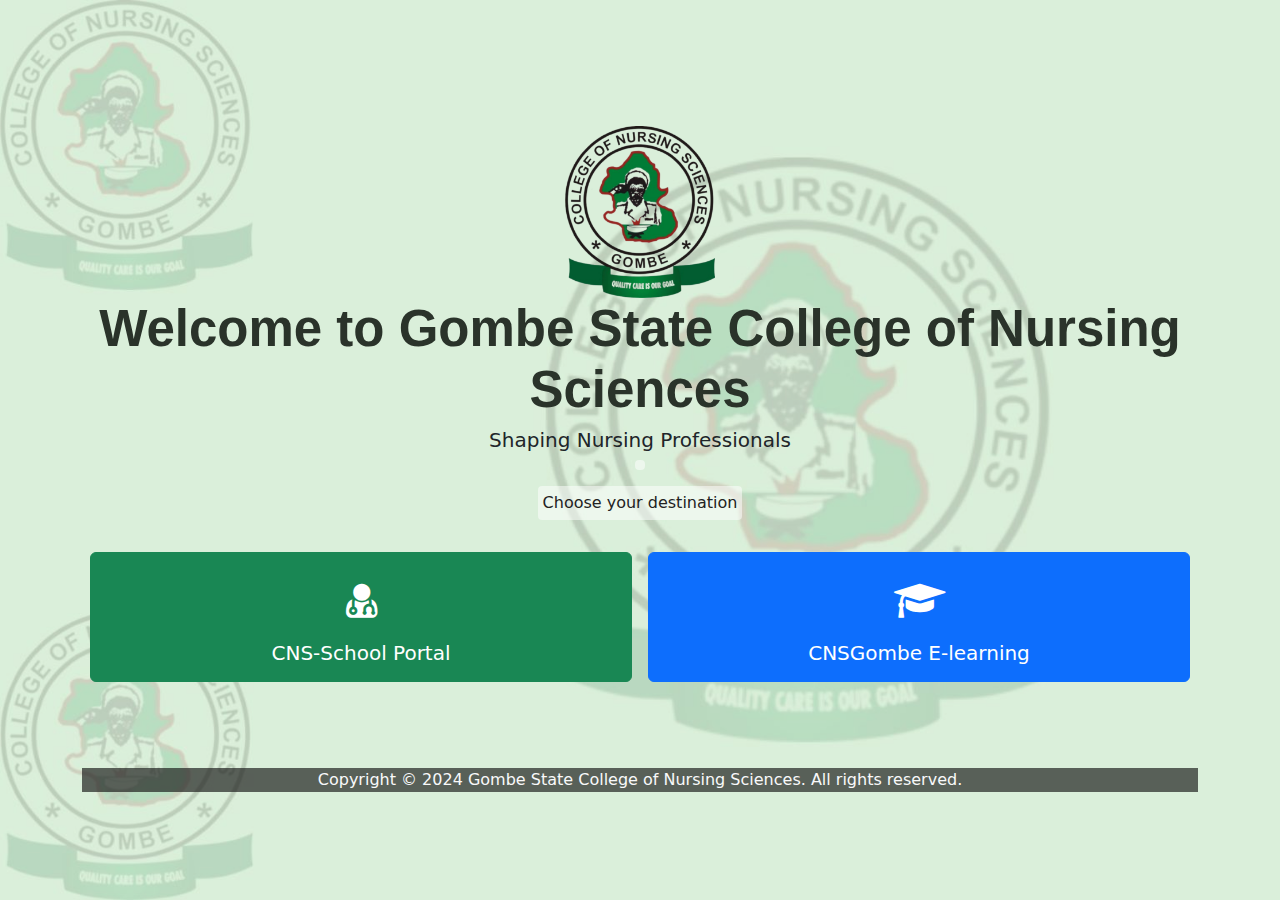
<file: redirect.html>
<!DOCTYPE html>
<html lang="en">
<head>
	<meta charset="UTF-8">
	<meta name="viewport" content="width=device-width, initial-scale=1.0">
	<title>CNSGombe - Redirect</title>
	<link rel="stylesheet" href="https://cdn.jsdelivr.net/npm/bootstrap@5.2.0/dist/css/bootstrap.min.css">
	<link rel="stylesheet" href="https://cdnjs.cloudflare.com/ajax/libs/font-awesome/4.7.0/css/font-awesome.min.css">
	<link rel="stylesheet" href="css/style.css">
	<link rel="icon" href="./images/cnslogo.png">
</head>
<body class="body-home">
    <div class="black-fill"><br /> <br />
    	<div class="container">
        <section class="welcome-text d-flex justify-content-center align-items-center flex-column">
        	<img src="./images/cnslogo.png" >
        	<h4><strong>Welcome to Gombe State College of Nursing Sciences</strong></h4>
			<h5>Shaping Nursing Professionals</h5>
        	<p></p>
			<p>Choose your destination</p>
			<div class="container mt-2">
            <div class="row">
               <a href="portal.cnsgombe.edu.ng" 
                  class="col btn btn-success m-2 py-2">
                 <i class="fa fa-user-md fs-1" aria-hidden="true" style="padding: 20px;"></i><br>
                  <h5>CNS-School Portal</h5>
               </a> 
               <a href="learn.cnsgombe.edu.ng" class="col btn btn-primary m-2 py-2">
                 <i class="fa fa-graduation-cap fs-1" aria-hidden="true" style="padding: 20px;"></i><br>
				 <h5>CNSGombe E-learning</h5>
               </a> 
			</div>
			</div>
        </section>
        <div class="text-center text-light" style="background: rgba(19, 18, 18, 0.651) !important;">
        	Copyright &copy; 2024 Gombe State College of Nursing Sciences. All rights reserved.
        </div>

    	</div>
    </div>
    <script src="https://cdn.jsdelivr.net/npm/bootstrap@5.2.0/dist/js/bootstrap.bundle.min.js"></script>	
</body>
</html>
</file>
<file: css/uag-plugin-assets-0-uag-css-71.css>
.wp-block-uagb-container.uagb-block-a7a37dc1 .uagb-container__shape-top svg{width: calc( 100% + 1.3px );}.wp-block-uagb-container.uagb-block-a7a37dc1 .uagb-container__shape.uagb-container__shape-top .uagb-container__shape-fill{fill: rgba(51,51,51,1);}.wp-block-uagb-container.uagb-block-a7a37dc1 .uagb-container__shape-bottom svg{width: calc( 100% + 1.3px );}.wp-block-uagb-container.uagb-block-a7a37dc1 .uagb-container__shape.uagb-container__shape-bottom .uagb-container__shape-fill{fill: rgba(51,51,51,1);}.wp-block-uagb-container.uagb-block-a7a37dc1 .uagb-container__video-wrap video{opacity: 1;}.wp-block-uagb-container.uagb-is-root-container .uagb-block-a7a37dc1{max-width: 100%;width: 100%;}.wp-block-uagb-container.uagb-is-root-container.alignfull.uagb-block-a7a37dc1 > .uagb-container-inner-blocks-wrap{--inner-content-custom-width: min( 100%, 1200px);max-width: var(--inner-content-custom-width);width: 100%;flex-direction: column;align-items: center;justify-content: center;flex-wrap: nowrap;row-gap: 0px;column-gap: 0px;}.wp-block-uagb-container.uagb-block-a7a37dc1{box-shadow: 0px 0px   #00000070 ;padding-top: 0px;padding-bottom: 50px;padding-left: 40px;padding-right: 40px;margin-top:  !important;margin-bottom:  !important;overflow: visible;border-top-left-radius: 0px;border-top-right-radius: 0px;border-bottom-left-radius: 0px;border-bottom-right-radius: 0px;border-color: inherit;background-color: ;;row-gap: 0px;column-gap: 0px;}.wp-block-uagb-container.uagb-block-8060ad8e .uagb-container__shape-top svg{width: calc( 100% + 1.3px );}.wp-block-uagb-container.uagb-block-8060ad8e .uagb-container__shape.uagb-container__shape-top .uagb-container__shape-fill{fill: rgba(51,51,51,1);}.wp-block-uagb-container.uagb-block-8060ad8e .uagb-container__shape-bottom svg{width: calc( 100% + 1.3px );}.wp-block-uagb-container.uagb-block-8060ad8e .uagb-container__shape.uagb-container__shape-bottom .uagb-container__shape-fill{fill: rgba(51,51,51,1);}.wp-block-uagb-container.uagb-block-8060ad8e .uagb-container__video-wrap video{opacity: 1;}.wp-block-uagb-container.uagb-is-root-container .uagb-block-8060ad8e{max-width: 100%;width: 100%;}.wp-block-uagb-container.uagb-is-root-container.alignfull.uagb-block-8060ad8e > .uagb-container-inner-blocks-wrap{--inner-content-custom-width: min( 100%, 1200px);max-width: var(--inner-content-custom-width);width: 100%;flex-direction: column;align-items: center;justify-content: center;flex-wrap: nowrap;row-gap: 15px;column-gap: 0px;}.wp-block-uagb-container.uagb-block-8060ad8e{box-shadow: 0px 0px   #00000070 ;padding-top: 80px;padding-bottom: 80px;padding-left: 80px;padding-right: 80px;margin-top: -100px !important;margin-bottom: 0px !important;margin-left: 0px;margin-right: 0px;overflow: visible;border-top-left-radius: 40px;border-top-right-radius: 40px;border-bottom-left-radius: 40px;border-bottom-right-radius: 40px;border-color: inherit;background-color: var(--ast-global-color-0);;flex-direction: column;align-items: center;justify-content: center;flex-wrap: nowrap;row-gap: 15px;column-gap: 0px;}.uagb-block-4b1271c6 .uagb-ifb-icon{width: 30px;line-height: 30px;}.uagb-block-4b1271c6 .uagb-ifb-icon > span{font-size: 30px;width: 30px;line-height: 30px;color: #333;}.uagb-block-4b1271c6 .uagb-ifb-icon svg{fill: #333;}.uagb-block-4b1271c6.uagb-infobox__content-wrap .uagb-ifb-icon-wrap svg{width: 30px;height: 30px;line-height: 30px;font-size: 30px;color: #333;fill: #333;}.uagb-block-4b1271c6 .uagb-ifb-content .uagb-ifb-icon-wrap svg{line-height: 30px;font-size: 30px;color: #333;fill: #333;}.uagb-block-4b1271c6 .uagb-iconbox-icon-wrap{margin: auto;display: inline-flex;align-items: center;justify-content: center;box-sizing: content-box;width: 30px;height: 30px;line-height: 30px;padding-left: 0px;padding-right: 0px;padding-top: 0px;padding-bottom: 0px;}.uagb-block-4b1271c6.uagb-infobox__content-wrap .uagb-ifb-icon-wrap > svg{padding-left: 0px;padding-right: 0px;padding-top: 0px;padding-bottom: 0px;}.uagb-block-4b1271c6.uagb-infobox__content-wrap .uagb-ifb-content .uagb-ifb-icon-wrap > svg{padding-left: 0px;padding-right: 0px;padding-top: 0px;padding-bottom: 0px;}.uagb-block-4b1271c6 .uagb-ifb-content .uagb-ifb-left-title-image svg{width: 30px;line-height: 30px;font-size: 30px;color: #333;fill: #333;}.uagb-block-4b1271c6 .uagb-ifb-content .uagb-ifb-right-title-image svg{width: 30px;line-height: 30px;font-size: 30px;color: #333;fill: #333;}.uagb-block-4b1271c6 .uagb-infobox__content-wrap .uagb-ifb-imgicon-wrap{padding-left: 0px;padding-right: 0px;padding-top: 0px;padding-bottom: 0px;}.uagb-block-4b1271c6 .uagb-infobox .uagb-ifb-image-content img{border-radius: 0px;}.uagb-block-4b1271c6.uagb-infobox__content-wrap img{padding-left: 0px;padding-right: 0px;padding-top: 0px;padding-bottom: 0px;border-radius: 0px;}.uagb-block-4b1271c6.uagb-infobox__content-wrap .uagb-ifb-content .uagb-ifb-right-title-image > img{padding-left: 0px;padding-right: 0px;padding-top: 0px;padding-bottom: 0px;border-radius: 0px;}.uagb-block-4b1271c6.uagb-infobox__content-wrap .uagb-ifb-content .uagb-ifb-left-title-image > img{padding-left: 0px;padding-right: 0px;padding-top: 0px;padding-bottom: 0px;border-radius: 0px;}.uagb-block-4b1271c6.uagb-infobox__content-wrap .uagb-ifb-content > img{padding-left: 0px;padding-right: 0px;padding-top: 0px;padding-bottom: 0px;border-radius: 0px;}.uagb-block-4b1271c6 .uagb-ifb-title-wrap .uagb-ifb-title-prefix{color: #ffffff;margin-bottom: 15px;margin-top: 0px;margin-left: 0px;margin-right: 0px;}.uagb-block-4b1271c6.wp-block-uagb-info-box .uagb-ifb-title{color: #ffffff;margin-bottom: 15px;margin-top: 0px;margin-left: 0px;margin-right: 0px;}.uagb-block-4b1271c6.wp-block-uagb-info-box .uagb-ifb-desc{color: #ffffff;margin-bottom: 15px;}.uagb-block-4b1271c6 .uagb-ifb-separator{width: 30%;border-top-width: 2px;border-top-color: #333;border-top-style: solid;margin-bottom: 0px;}.uagb-block-4b1271c6 .uagb-infobox__content-wrap .uagb-ifb-separator{width: 30%;border-top-width: 2px;border-top-color: #333;border-top-style: solid;}.uagb-block-4b1271c6 .uagb-ifb-align-icon-after{margin-left: 5px;}.uagb-block-4b1271c6 .uagb-ifb-align-icon-before{margin-right: 5px;}.uagb-block-4b1271c6.uagb-infobox__content-wrap .uagb-ifb-content svg{box-sizing: content-box;}.uagb-block-4b1271c6.uagb-infobox__content-wrap .uagb-ifb-content img{box-sizing: content-box;}.uagb-block-4b1271c6 .uagb-infobox__content-wrap{text-align: center;}.uagb-block-4b1271c6.uagb-infobox-icon-above-title{text-align: center;}.uagb-block-4b1271c6.uagb-infobox__content-wrap .uagb-infobox-cta-link > svg {margin-left: 5px;}.uagb-block-4b1271c6 .uagb-ifb-title-prefix{text-transform: uppercase;font-weight: 600;font-size: 16px;line-height: 1em;letter-spacing: 2px;}.uagb-block-0cfafb39.wp-block-uagb-buttons.uagb-buttons__outer-wrap .uagb-buttons__wrap {gap: 10px;}.uagb-block-0cfafb39.uagb-buttons__outer-wrap .uagb-buttons__wrap {justify-content: center;align-items: center;}.wp-block-uagb-buttons .uagb-block-6df3baf1 .wp-block-button__link{background: transparent;}.wp-block-uagb-buttons .uagb-block-6df3baf1 .wp-block-button__link:hover{background: #ffffff;}.wp-block-uagb-buttons .uagb-block-6df3baf1 .wp-block-button__link:focus{background: #ffffff;}.wp-block-uagb-buttons .uagb-block-6df3baf1 .uagb-button__wrapper .uagb-buttons-repeater{color: #ffffff;}.wp-block-uagb-buttons .uagb-block-6df3baf1 .wp-block-button__link.has-text-color:hover .uagb-button__link{color: var(--ast-global-color-0);}.wp-block-uagb-buttons .uagb-block-6df3baf1 .wp-block-button__link.has-text-color:focus .uagb-button__link{color: var(--ast-global-color-0);}.wp-block-uagb-buttons .uagb-block-6df3baf1 .uagb-button__wrapper  .uagb-buttons-repeater.wp-block-button__link{box-shadow: 0px 0px 0 #00000026;}.wp-block-uagb-buttons .uagb-block-6df3baf1 .uagb-buttons-repeater.wp-block-button__link{border-top-width: 2px;border-left-width: 2px;border-right-width: 2px;border-bottom-width: 2px;border-top-left-radius: 8px;border-top-right-radius: 8px;border-bottom-left-radius: 8px;border-bottom-right-radius: 8px;border-color: #ffffff;border-style: solid;}.wp-block-uagb-buttons .uagb-block-6df3baf1 .uagb-buttons-repeater.wp-block-button__link:hover{border-color: #ffffff;}.wp-block-uagb-buttons .uagb-block-6df3baf1 .uagb-buttons-repeater.wp-block-button__link:focus{border-color: #ffffff;}.wp-block-uagb-buttons .uagb-block-6df3baf1.wp-block-button.is-style-outline .uagb-button__wrapper .wp-block-button__link.uagb-buttons-repeater{border-top-width: 2px;border-left-width: 2px;border-right-width: 2px;border-bottom-width: 2px;border-top-left-radius: 8px;border-top-right-radius: 8px;border-bottom-left-radius: 8px;border-bottom-right-radius: 8px;border-color: #ffffff;border-style: solid;}.wp-block-uagb-buttons .uagb-block-6df3baf1.wp-block-button.is-style-outline .uagb-button__wrapper .wp-block-button__link.uagb-buttons-repeater:hover{border-color: #ffffff;}.wp-block-uagb-buttons .uagb-block-6df3baf1 .uagb-buttons-repeater .uagb-button__link{color: #ffffff;}.wp-block-uagb-buttons .uagb-block-6df3baf1 .uagb-buttons-repeater:hover .uagb-button__link{color: var(--ast-global-color-0);}.wp-block-uagb-buttons .uagb-block-6df3baf1 .uagb-buttons-repeater:focus .uagb-button__link{color: var(--ast-global-color-0);}.wp-block-uagb-buttons .uagb-block-6df3baf1 .uagb-buttons-repeater .uagb-button__icon > svg{width: 15px;height: 15px;fill: #ffffff;}.wp-block-uagb-buttons .uagb-block-6df3baf1 .uagb-buttons-repeater:hover .uagb-button__icon > svg{fill: var(--ast-global-color-0);}.wp-block-uagb-buttons .uagb-block-6df3baf1 .uagb-buttons-repeater:focus .uagb-button__icon > svg{fill: var(--ast-global-color-0);}.wp-block-uagb-buttons .uagb-block-6df3baf1 .uagb-buttons-repeater .uagb-button__icon-position-after{margin-left: 8px;}.wp-block-uagb-buttons .uagb-block-6df3baf1 .uagb-buttons-repeater .uagb-button__icon-position-before{margin-right: 8px;}.wp-block-uagb-buttons .uagb-block-6df3baf1 .uagb-button__link{text-transform: normal;text-decoration: none;}@media only screen and (max-width: 976px) {.wp-block-uagb-container.uagb-is-root-container .uagb-block-a7a37dc1{width: 100%;}.wp-block-uagb-container.uagb-is-root-container.alignfull.uagb-block-a7a37dc1 > .uagb-container-inner-blocks-wrap{--inner-content-custom-width: min( 100%, 1024px);max-width: var(--inner-content-custom-width);width: 100%;}.wp-block-uagb-container.uagb-block-a7a37dc1{padding-top: 0px;padding-bottom: 40px;padding-left: 32px;padding-right: 32px;margin-top:  !important;margin-bottom:  !important;background-color: ;;}.wp-block-uagb-container.uagb-is-root-container .uagb-block-8060ad8e{max-width: 100%;width: 100%;}.wp-block-uagb-container.uagb-is-root-container.alignfull.uagb-block-8060ad8e > .uagb-container-inner-blocks-wrap{--inner-content-custom-width: min( 100%, 1024px);max-width: var(--inner-content-custom-width);width: 100%;justify-content: flex-start;row-gap: 20px;}.wp-block-uagb-container.uagb-block-8060ad8e{padding-top: 60px;padding-bottom: 60px;padding-left: 60px;padding-right: 60px;margin-top: -100px !important;margin-bottom: 0px !important;margin-left: 0px;margin-right: 0px;border-top-left-radius: 32px;border-top-right-radius: 32px;border-bottom-left-radius: 32px;border-bottom-right-radius: 32px;background-color: var(--ast-global-color-0);;justify-content: flex-start;row-gap: 20px;}.uagb-block-4b1271c6 .uagb-ifb-title-wrap .uagb-ifb-title-prefix{margin-bottom: 12px;margin-top: 0px;margin-left: 0px;margin-right: 0px;}.uagb-block-4b1271c6.wp-block-uagb-info-box .uagb-ifb-title{margin-bottom: 12px;margin-top: 0px;margin-left: 0px;margin-right: 0px;}.uagb-block-4b1271c6.wp-block-uagb-info-box .uagb-ifb-desc{margin-bottom: 0px;margin-top: 0px;margin-left: 0px;margin-right: 0px;}.uagb-block-4b1271c6.uagb-infobox__content-wrap .uagb-ifb-icon-wrap > svg{width: 30px;height: 30px;line-height: 30px;font-size: 30px;}.uagb-block-4b1271c6.uagb-infobox__content-wrap .uagb-ifb-content .uagb-ifb-icon-wrap > svg{line-height: 30px;font-size: 30px;}.uagb-block-4b1271c6.uagb-infobox__content-wrap .uagb-ifb-content img{box-sizing: content-box;}.uagb-block-4b1271c6 .uagb-ifb-icon{width: 30px;line-height: 30px;}.uagb-block-4b1271c6 .uagb-ifb-icon > span{font-size: 30px;width: 30px;line-height: 30px;}.uagb-block-4b1271c6 .uagb-iconbox-icon-wrap{width: 30px;height: 30px;line-height: 30px;}.uagb-block-4b1271c6 .uagb-ifb-content .uagb-ifb-left-title-image > svg{width: 30px;line-height: 30px;font-size: 30px;}.uagb-block-4b1271c6 .uagb-ifb-content .uagb-ifb-right-title-image > svg{width: 30px;line-height: 30px;font-size: 30px;}.uagb-block-4b1271c6.uagb-infobox-icon-above-title{text-align: center;}.uagb-block-4b1271c6.uagb-infobox__content-wrap:not(.wp-block-uagb-info-box--has-margin){padding-top: 0px;padding-right: 0px;padding-bottom: 0px;padding-left: 0px;}.uagb-block-4b1271c6.uagb-infobox__content-wrap.wp-block-uagb-info-box--has-margin .uagb-infobox-margin-wrapper{padding-top: 0px;padding-right: 0px;padding-bottom: 0px;padding-left: 0px;}.uagb-block-4b1271c6.uagb-infobox__content-wrap .uagb-infobox-cta-link > svg {margin-left: 5px;}.uagb-block-0cfafb39.uagb-buttons__outer-wrap .uagb-buttons__wrap {justify-content: center;align-items: center;}.uagb-block-0cfafb39.uagb-buttons__outer-wrap .uagb-buttons__wrap .wp-block-button{width: auto;}.wp-block-uagb-buttons .uagb-block-6df3baf1.wp-block-button.is-style-outline .uagb-button__wrapper .wp-block-button__link.uagb-buttons-repeater{border-style: solid;border-color: #ffffff;}.wp-block-uagb-buttons .uagb-block-6df3baf1 .uagb-buttons-repeater.wp-block-button__link{border-style: solid;border-color: #ffffff;}}@media only screen and (max-width: 767px) {.wp-block-uagb-container.uagb-is-root-container .uagb-block-a7a37dc1{max-width: 100%;width: 100%;}.wp-block-uagb-container.uagb-is-root-container.alignfull.uagb-block-a7a37dc1 > .uagb-container-inner-blocks-wrap{--inner-content-custom-width: min( 100%, 767px);max-width: var(--inner-content-custom-width);width: 100%;flex-wrap: wrap;}.wp-block-uagb-container.uagb-block-a7a37dc1{padding-top: 0px;padding-bottom: 24px;padding-left: 24px;padding-right: 24px;margin-top:  !important;margin-bottom:  !important;background-color: ;;}.wp-block-uagb-container.uagb-is-root-container .uagb-block-8060ad8e{max-width: 100%;width: 100%;}.wp-block-uagb-container.uagb-is-root-container.alignfull.uagb-block-8060ad8e > .uagb-container-inner-blocks-wrap{--inner-content-custom-width: min( 100%, 767px);max-width: var(--inner-content-custom-width);width: 100%;align-items: center;justify-content: center;flex-wrap: wrap;row-gap: 15px;}.wp-block-uagb-container.uagb-block-8060ad8e{padding-top: 50px;padding-bottom: 50px;padding-left: 25px;padding-right: 25px;margin-top: -80px !important;margin-bottom: 0px !important;margin-left: 0px;margin-right: 0px;row-gap: 15px;border-top-left-radius: 24px;border-top-right-radius: 24px;border-bottom-left-radius: 24px;border-bottom-right-radius: 24px;background-color: var(--ast-global-color-0);;align-items: center;justify-content: center;flex-wrap: wrap;}.uagb-block-4b1271c6 .uagb-ifb-title-wrap .uagb-ifb-title-prefix{margin-bottom: 12px;}.uagb-block-4b1271c6.wp-block-uagb-info-box .uagb-ifb-title{margin-bottom: 10px;margin-top: 0px;margin-left: 0px;margin-right: 0px;}.uagb-block-4b1271c6.wp-block-uagb-info-box .uagb-ifb-desc{margin-bottom: 0px;margin-top: 0px;margin-left: 0px;margin-right: 0px;}.uagb-block-4b1271c6.uagb-infobox__content-wrap .uagb-ifb-icon-wrap > svg{width: 30px;height: 30px;line-height: 30px;font-size: 30px;}.uagb-block-4b1271c6.uagb-infobox__content-wrap .uagb-ifb-content .uagb-ifb-icon-wrap > svg{line-height: 30px;font-size: 30px;}.uagb-block-4b1271c6 .uagb-ifb-content .uagb-ifb-left-title-image > svg{width: 30px;line-height: 30px;font-size: 30px;}.uagb-block-4b1271c6 .uagb-ifb-content .uagb-ifb-right-title-image > svg{width: 30px;line-height: 30px;font-size: 30px;}.uagb-block-4b1271c6.uagb-infobox__content-wrap .uagb-ifb-content img{box-sizing: content-box;}.uagb-block-4b1271c6 .uagb-ifb-icon{width: 30px;line-height: 30px;}.uagb-block-4b1271c6 .uagb-ifb-icon > span{font-size: 30px;width: 30px;line-height: 30px;}.uagb-block-4b1271c6 .uagb-iconbox-icon-wrap{width: 30px;height: 30px;line-height: 30px;}.uagb-block-4b1271c6.uagb-infobox-icon-above-title{text-align: center;}.uagb-block-4b1271c6.uagb-infobox__content-wrap:not(.wp-block-uagb-info-box--has-margin){padding-top: 0px;padding-right: 0px;padding-bottom: 0px;padding-left: 0px;}.uagb-block-4b1271c6.uagb-infobox__content-wrap.wp-block-uagb-info-box--has-margin .uagb-infobox-margin-wrapper{padding-top: 0px;padding-right: 0px;padding-bottom: 0px;padding-left: 0px;}.uagb-block-4b1271c6.uagb-infobox__content-wrap .uagb-infobox-cta-link > svg {margin-left: 5px;}.uagb-block-0cfafb39.uagb-buttons__outer-wrap .uagb-buttons__wrap {justify-content: center;align-items: center;}.uagb-block-0cfafb39.uagb-buttons__outer-wrap .uagb-buttons__wrap .wp-block-button{width: auto;}.wp-block-uagb-buttons .uagb-block-6df3baf1.wp-block-button.is-style-outline .uagb-button__wrapper .wp-block-button__link.uagb-buttons-repeater{border-style: solid;border-color: #ffffff;}.wp-block-uagb-buttons .uagb-block-6df3baf1 .uagb-buttons-repeater.wp-block-button__link{border-style: solid;border-color: #ffffff;}}.wp-block-uagb-container{display:flex;position:relative;box-sizing:border-box;transition-property:box-shadow;transition-duration:0.2s;transition-timing-function:ease}.wp-block-uagb-container .spectra-container-link-overlay{bottom:0;left:0;position:absolute;right:0;top:0;z-index:10}.wp-block-uagb-container.uagb-is-root-container{margin-left:auto;margin-right:auto}.wp-block-uagb-container.alignfull.uagb-is-root-container .uagb-container-inner-blocks-wrap{display:flex;position:relative;box-sizing:border-box;margin-left:auto !important;margin-right:auto !important}.wp-block-uagb-container .uagb-container__video-wrap{height:100%;width:100%;top:0;left:0;position:absolute;overflow:hidden;-webkit-transition:opacity 1s;-o-transition:opacity 1s;transition:opacity 1s}.wp-block-uagb-container .uagb-container__video-wrap video{max-width:100%;width:100%;height:100%;margin:0;line-height:1;border:none;display:inline-block;vertical-align:baseline;-o-object-fit:cover;object-fit:cover;background-size:cover}.wp-block-uagb-container.uagb-layout-grid{display:grid;width:100%}.wp-block-uagb-container.uagb-layout-grid>.uagb-container-inner-blocks-wrap{display:inherit;width:inherit}.wp-block-uagb-container.uagb-layout-grid>.uagb-container-inner-blocks-wrap>.wp-block-uagb-container{max-width:unset !important;width:unset !important}.wp-block-uagb-container.uagb-layout-grid>.wp-block-uagb-container{max-width:unset !important;width:unset !important}.wp-block-uagb-container.uagb-layout-grid.uagb-is-root-container{margin-left:auto;margin-right:auto}.wp-block-uagb-container.uagb-layout-grid.uagb-is-root-container>.wp-block-uagb-container{max-width:unset !important;width:unset !important}.wp-block-uagb-container.uagb-layout-grid.alignwide.uagb-is-root-container{margin-left:auto;margin-right:auto}.wp-block-uagb-container.uagb-layout-grid.alignfull.uagb-is-root-container .uagb-container-inner-blocks-wrap{display:inherit;position:relative;box-sizing:border-box;margin-left:auto !important;margin-right:auto !important}body .wp-block-uagb-container>.uagb-container-inner-blocks-wrap>*:not(.wp-block-uagb-container):not(.wp-block-uagb-column):not(.wp-block-uagb-container):not(.wp-block-uagb-section):not(.uagb-container__shape):not(.uagb-container__video-wrap):not(.wp-block-spectra-pro-register):not(.wp-block-spectra-pro-login):not(.uagb-slider-container):not(.spectra-image-gallery__control-lightbox):not(.wp-block-uagb-info-box),body .wp-block-uagb-container>.uagb-container-inner-blocks-wrap,body .wp-block-uagb-container>*:not(.wp-block-uagb-container):not(.wp-block-uagb-column):not(.wp-block-uagb-container):not(.wp-block-uagb-section):not(.uagb-container__shape):not(.uagb-container__video-wrap):not(.wp-block-uagb-image):not(.wp-block-spectra-pro-register):not(.wp-block-spectra-pro-login):not(.uagb-slider-container):not(.spectra-container-link-overlay):not(.spectra-image-gallery__control-lightbox):not(.wp-block-uagb-lottie):not(.uagb-faq__outer-wrap){min-width:unset !important;width:100%;position:relative}body .ast-container .wp-block-uagb-container>.uagb-container-inner-blocks-wrap>.wp-block-uagb-container>ul,body .ast-container .wp-block-uagb-container>.uagb-container-inner-blocks-wrap>.wp-block-uagb-container ol,body .ast-container .wp-block-uagb-container>.uagb-container-inner-blocks-wrap>ul,body .ast-container .wp-block-uagb-container>.uagb-container-inner-blocks-wrap ol{max-width:-webkit-fill-available;margin-block-start:0;margin-block-end:0;margin-left:20px}.ast-plain-container .editor-styles-wrapper .block-editor-block-list__layout.is-root-container .uagb-is-root-container.wp-block-uagb-container.alignwide{margin-left:auto;margin-right:auto}.uagb-container__shape{overflow:hidden;position:absolute;left:0;width:100%;line-height:0;direction:ltr}.uagb-container__shape-top{top:-3px}.uagb-container__shape-bottom{bottom:-3px}.uagb-container__shape.uagb-container__invert.uagb-container__shape-bottom,.uagb-container__shape.uagb-container__invert.uagb-container__shape-top{-webkit-transform:rotate(180deg);-ms-transform:rotate(180deg);transform:rotate(180deg)}.uagb-container__shape.uagb-container__shape-flip svg{transform:translateX(-50%) rotateY(180deg)}.uagb-container__shape svg{display:block;width:-webkit-calc(100% + 1.3px);width:calc(100% + 1.3px);position:relative;left:50%;-webkit-transform:translateX(-50%);-ms-transform:translateX(-50%);transform:translateX(-50%)}.uagb-container__shape .uagb-container__shape-fill{-webkit-transform-origin:center;-ms-transform-origin:center;transform-origin:center;-webkit-transform:rotateY(0deg);transform:rotateY(0deg)}.uagb-container__shape.uagb-container__shape-above-content{z-index:9;pointer-events:none}.nv-single-page-wrap .nv-content-wrap.entry-content .wp-block-uagb-container.alignfull{margin-left:calc(50% - 50vw);margin-right:calc(50% - 50vw)}@media only screen and (max-width: 767px){.wp-block-uagb-container .wp-block-uagb-advanced-heading{width:-webkit-fill-available}}
.wp-block-uagb-advanced-heading h1,.wp-block-uagb-advanced-heading h2,.wp-block-uagb-advanced-heading h3,.wp-block-uagb-advanced-heading h4,.wp-block-uagb-advanced-heading h5,.wp-block-uagb-advanced-heading h6,.wp-block-uagb-advanced-heading p,.wp-block-uagb-advanced-heading div{word-break:break-word}.wp-block-uagb-advanced-heading .uagb-heading-text{margin:0}.wp-block-uagb-advanced-heading .uagb-desc-text{margin:0}.wp-block-uagb-advanced-heading .uagb-separator{font-size:0;border-top-style:solid;display:inline-block;margin:0 0 10px 0}.wp-block-uagb-advanced-heading .uagb-highlight{color:#f78a0c;border:0;transition:all 0.3s ease}.uag-highlight-toolbar{border-left:0;border-top:0;border-bottom:0;border-radius:0;border-right-color:#1e1e1e}.uag-highlight-toolbar .components-button{border-radius:0;outline:none}.uag-highlight-toolbar .components-button.is-primary{color:#fff}
.uagb-buttons__outer-wrap .uagb-buttons__wrap{display:inline-flex;width:100%}.uagb-buttons__outer-wrap.uagb-btn__small-btn .uagb-buttons-repeater{padding:5px 10px}.uagb-buttons__outer-wrap.uagb-btn__medium-btn .uagb-buttons-repeater{padding:12px 24px}.uagb-buttons__outer-wrap.uagb-btn__large-btn .uagb-buttons-repeater{padding:20px 30px}.uagb-buttons__outer-wrap.uagb-btn__extralarge-btn .uagb-buttons-repeater{padding:30px 65px}@media (max-width: 976px){.uagb-buttons__outer-wrap.uagb-btn-tablet__small-btn .uagb-buttons-repeater{padding:5px 10px}.uagb-buttons__outer-wrap.uagb-btn-tablet__medium-btn .uagb-buttons-repeater{padding:12px 24px}.uagb-buttons__outer-wrap.uagb-btn-tablet__large-btn .uagb-buttons-repeater{padding:20px 30px}.uagb-buttons__outer-wrap.uagb-btn-tablet__extralarge-btn .uagb-buttons-repeater{padding:30px 65px}}@media (max-width: 767px){.uagb-buttons__outer-wrap.uagb-btn-mobile__small-btn .uagb-buttons-repeater{padding:5px 10px}.uagb-buttons__outer-wrap.uagb-btn-mobile__medium-btn .uagb-buttons-repeater{padding:12px 24px}.uagb-buttons__outer-wrap.uagb-btn-mobile__large-btn .uagb-buttons-repeater{padding:20px 30px}.uagb-buttons__outer-wrap.uagb-btn-mobile__extralarge-btn .uagb-buttons-repeater{padding:30px 65px}}
.uagb-buttons__outer-wrap .uagb-buttons-repeater{display:flex;justify-content:center;align-items:center;transition:box-shadow 0.2s ease}.uagb-buttons__outer-wrap .uagb-buttons-repeater a.uagb-button__link{display:flex;justify-content:center}.uagb-buttons__outer-wrap .uagb-buttons-repeater .uagb-button__icon{font-size:inherit;display:flex;align-items:center}.uagb-buttons__outer-wrap .uagb-buttons-repeater .uagb-button__icon svg{fill:currentColor;width:inherit;height:inherit}
.wp-block-uagb-counter .wp-block-uagb-counter__icon,.wp-block-uagb-counter .wp-block-uagb-counter__image-wrap{display:inline-block;line-height:0}.wp-block-uagb-counter--number .wp-block-uagb-counter__number{font-size:52px;color:#3a3a3a}.wp-block-uagb-counter--number .wp-block-uagb-counter__icon{margin-bottom:10px}.wp-block-uagb-counter--bars{display:flex;flex-direction:column}.wp-block-uagb-counter--bars .wp-block-uagb-counter-bars-container{width:100%;background-color:#eaeaea}.wp-block-uagb-counter--bars .wp-block-uagb-counter-bars-container .wp-block-uagb-counter__number{width:0%;min-height:5px;text-align:right;line-height:1;white-space:nowrap;overflow:hidden;background:#007cba;display:flex;justify-content:flex-end;align-items:center}.rtl .wp-block-uagb-counter--bars .wp-block-uagb-counter-bars-container .wp-block-uagb-counter__number{flex-direction:row-reverse;justify-content:flex-start}.wp-block-uagb-counter--bars .wp-block-uagb-counter-bars-container .wp-block-uagb-counter__number>:last-child{margin-right:5px}.wp-block-uagb-counter--bars .wp-block-uagb-counter__title{margin-top:15px}.wp-block-uagb-counter--bars .wp-block-uagb-counter__number{color:#fff;padding-top:5px;padding-bottom:5px}.wp-block-uagb-counter--circle .wp-block-uagb-counter-circle-container{position:relative;display:inline-block;width:100%}.wp-block-uagb-counter--circle .wp-block-uagb-counter-circle-container .wp-block-uagb-counter__icon svg{width:30px}.wp-block-uagb-counter--circle .wp-block-uagb-counter-circle-container svg{pointer-events:none}.wp-block-uagb-counter--circle .wp-block-uagb-counter-circle-container>svg{transform:rotate(-90deg);width:100%;height:100%}.wp-block-uagb-counter--circle .wp-block-uagb-counter-circle-container>svg circle{stroke:#eaeaea;stroke-width:1em;fill:transparent}.wp-block-uagb-counter--circle .wp-block-uagb-counter-circle-container>svg .uagb-counter-circle__progress{stroke:#007cba}.wp-block-uagb-counter--circle .wp-block-uagb-counter-circle-container__content{position:absolute;left:0;right:0;top:0;bottom:0;display:flex;justify-content:center;align-items:center;flex-direction:column;z-index:1}.wp-block-uagb-counter--circle .wp-block-uagb-counter__number{margin-top:5px;font-size:52px;color:#3a3a3a}.wp-block-uagb-counter--circle .wp-block-uagb-counter__title{margin-top:5px}.wp-block-uagb-counter__icon svg{width:30px}.wp-block-uagb-counter__title{margin-top:10px;margin-bottom:17px;font-size:16px}body[class*="astra"] .wp-block-uagb-counter__title,body[class*="astra"] .wp-block-uagb-counter__number{line-height:normal}
.wp-block-uagb-image{display:flex}.wp-block-uagb-image__figure{position:relative;display:flex;flex-direction:column;max-width:100%;height:auto;margin:0}.wp-block-uagb-image__figure img{height:auto;display:flex;max-width:100%;transition:box-shadow 0.2s ease}.wp-block-uagb-image__figure>a{display:inline-block}.wp-block-uagb-image__figure figcaption{text-align:center;margin-top:0.5em;margin-bottom:1em}.wp-block-uagb-image .components-placeholder.block-editor-media-placeholder .components-placeholder__instructions{align-self:center}.wp-block-uagb-image--align-left{text-align:left}.wp-block-uagb-image--align-right{text-align:right}.wp-block-uagb-image--align-center{text-align:center}.wp-block-uagb-image--align-full .wp-block-uagb-image__figure{margin-left:calc(50% - 50vw);margin-right:calc(50% - 50vw);max-width:100vw;width:100vw;height:auto}.wp-block-uagb-image--align-full .wp-block-uagb-image__figure img{height:auto;width:100% !important}.wp-block-uagb-image--align-wide .wp-block-uagb-image__figure img{height:auto;width:100%}.wp-block-uagb-image--layout-overlay__color-wrapper{position:absolute;left:0;top:0;right:0;bottom:0;opacity:0.2;background:rgba(0,0,0,0.5);transition:opacity 0.35s ease-in-out}.wp-block-uagb-image--layout-overlay-link{position:absolute;left:0;right:0;bottom:0;top:0}.wp-block-uagb-image--layout-overlay .wp-block-uagb-image__figure:hover .wp-block-uagb-image--layout-overlay__color-wrapper{opacity:1}.wp-block-uagb-image--layout-overlay__inner{position:absolute;left:15px;right:15px;bottom:15px;top:15px;display:flex;align-items:center;justify-content:center;flex-direction:column;border-color:#fff;transition:0.35s ease-in-out}.wp-block-uagb-image--layout-overlay__inner.top-left,.wp-block-uagb-image--layout-overlay__inner.top-center,.wp-block-uagb-image--layout-overlay__inner.top-right{justify-content:flex-start}.wp-block-uagb-image--layout-overlay__inner.bottom-left,.wp-block-uagb-image--layout-overlay__inner.bottom-center,.wp-block-uagb-image--layout-overlay__inner.bottom-right{justify-content:flex-end}.wp-block-uagb-image--layout-overlay__inner.top-left,.wp-block-uagb-image--layout-overlay__inner.center-left,.wp-block-uagb-image--layout-overlay__inner.bottom-left{align-items:flex-start}.wp-block-uagb-image--layout-overlay__inner.top-right,.wp-block-uagb-image--layout-overlay__inner.center-right,.wp-block-uagb-image--layout-overlay__inner.bottom-right{align-items:flex-end}.wp-block-uagb-image--layout-overlay__inner .uagb-image-heading{color:#fff;transition:transform 0.35s, opacity 0.35s ease-in-out;transform:translate3d(0, 24px, 0);margin:0;line-height:1em}.wp-block-uagb-image--layout-overlay__inner .uagb-image-separator{width:30%;border-top-width:2px;border-top-color:#fff;border-top-style:solid;margin-bottom:10px;opacity:0;transition:transform 0.4s, opacity 0.4s ease-in-out;transform:translate3d(0, 30px, 0)}.wp-block-uagb-image--layout-overlay__inner .uagb-image-caption{opacity:0;overflow:visible;color:#fff;transition:transform 0.45s, opacity 0.45s ease-in-out;transform:translate3d(0, 35px, 0)}.wp-block-uagb-image--layout-overlay__inner:hover .uagb-image-heading,.wp-block-uagb-image--layout-overlay__inner:hover .uagb-image-separator,.wp-block-uagb-image--layout-overlay__inner:hover .uagb-image-caption{opacity:1;transform:translate3d(0, 0, 0)}.wp-block-uagb-image--effect-zoomin .wp-block-uagb-image__figure img,.wp-block-uagb-image--effect-zoomin .wp-block-uagb-image__figure .wp-block-uagb-image--layout-overlay__color-wrapper{transform:scale(1);transition:transform 0.35s ease-in-out}.wp-block-uagb-image--effect-zoomin .wp-block-uagb-image__figure:hover img,.wp-block-uagb-image--effect-zoomin .wp-block-uagb-image__figure:hover .wp-block-uagb-image--layout-overlay__color-wrapper{transform:scale(1.05)}.wp-block-uagb-image--effect-slide .wp-block-uagb-image__figure img,.wp-block-uagb-image--effect-slide .wp-block-uagb-image__figure .wp-block-uagb-image--layout-overlay__color-wrapper{width:calc(100% + 40px) !important;max-width:none !important;transform:translate3d(-40px, 0, 0);transition:transform 0.35s ease-in-out}.wp-block-uagb-image--effect-slide .wp-block-uagb-image__figure:hover img,.wp-block-uagb-image--effect-slide .wp-block-uagb-image__figure:hover .wp-block-uagb-image--layout-overlay__color-wrapper{transform:translate3d(0, 0, 0)}.wp-block-uagb-image--effect-grayscale img{filter:grayscale(0%);transition:0.35s ease-in-out}.wp-block-uagb-image--effect-grayscale:hover img{filter:grayscale(100%)}.wp-block-uagb-image--effect-blur img{filter:blur(0);transition:0.35s ease-in-out}.wp-block-uagb-image--effect-blur:hover img{filter:blur(3px)}
.uagb-ifb-content>svg *{-webkit-transition:all 0.2s;-o-transition:all 0.2s;transition:all 0.2s}.uagb-ifb-content>svg,.uagb-ifb-content{display:inline-block}.uagb-ifb-content>svg{vertical-align:middle;width:inherit;height:inherit;font-style:initial}.uagb-ifb-content .uagb-ifb-icon-wrap svg{box-sizing:content-box;width:inherit;height:inherit}.uagb-ifb-button-wrapper:empty{display:none}div.uagb-ifb-button-wrapper a.uagb-infobox-cta-link,div.uagb-ifb-cta a.uagb-infobox-cta-link,.entry .entry-content a.uagb-infobox-cta-link,a.uagb-infobox-link-wrap,.entry .entry-content a.uagb-infobox-link-wrap{text-decoration:none;align-items:center}.uagb-infobox-icon-left-title.uagb-infobox-image-valign-middle .uagb-ifb-title-wrap,.uagb-infobox-icon-right-title.uagb-infobox-image-valign-middle .uagb-ifb-title-wrap,.uagb-infobox-image-valign-middle .uagb-ifb-icon-wrap,.uagb-infobox-image-valign-middle .uagb-ifb-image-content,.uagb-infobox-icon-left.uagb-infobox-image-valign-middle .uagb-ifb-content,.uagb-infobox-icon-right.uagb-infobox-image-valign-middle .uagb-ifb-content{-ms-flex-item-align:center;-webkit-align-self:center;align-self:center}.uagb-infobox-icon-left-title.uagb-infobox-image-valign-top .uagb-ifb-title-wrap,.uagb-infobox-icon-right-title.uagb-infobox-image-valign-top .uagb-ifb-title-wrap,.uagb-infobox-image-valign-top .uagb-ifb-icon-wrap,.uagb-infobox-image-valign-top .uagb-ifb-image-content,.uagb-infobox-icon-left.uagb-infobox-image-valign-top .uagb-ifb-content,.uagb-infobox-icon-right.uagb-infobox-image-valign-top .uagb-ifb-content{-webkit-align-self:self-start;align-self:self-start}.uagb-infobox-left{justify-content:flex-start;text-align:left;-webkit-box-pack:start;-ms-flex-pack:start;-webkit-justify-content:flex-start;-moz-box-pack:start}.uagb-infobox-center{justify-content:center;text-align:center;-webkit-box-pack:center;-ms-flex-pack:center;-webkit-justify-content:center;-moz-box-pack:center}.uagb-infobox-right{justify-content:flex-end;text-align:right;-webkit-box-pack:end;-ms-flex-pack:end;-webkit-justify-content:flex-end;-moz-box-pack:end}.uagb-infobox-icon-above-title.uagb-infobox__content-wrap,.uagb-infobox-icon-below-title.uagb-infobox__content-wrap{display:block;width:100%}.uagb-infobox-icon-left-title .uagb-ifb-content>svg,.uagb-infobox-icon-left .uagb-ifb-content>svg{margin-right:10px}.uagb-infobox-icon-right-title .uagb-ifb-content>svg,.uagb-infobox-icon-right .uagb-ifb-content>svg{margin-left:10px}.uagb-infobox-icon-left.uagb-infobox__content-wrap,.uagb-infobox-icon-right.uagb-infobox__content-wrap,.uagb-infobox-icon-left-title .uagb-ifb-left-title-image,.uagb-infobox-icon-right-title .uagb-ifb-right-title-image{display:-webkit-box;display:-ms-flexbox;display:-webkit-flex;display:-moz-box;display:flex;-js-display:flex}.uagb-infobox-icon-left-title .uagb-ifb-left-title-image .uagb-ifb-image-content,.uagb-infobox-icon-right-title .uagb-ifb-right-title-image .uagb-ifb-image-content,.uagb-infobox-icon-left .uagb-ifb-image-content,.uagb-infobox-icon-right .uagb-ifb-image-content{flex-shrink:0;line-height:0}.uagb-infobox-icon-left-title .uagb-ifb-left-title-image .uagb-ifb-title-wrap,.uagb-infobox-icon-right-title .uagb-ifb-right-title-image .uagb-ifb-title-wrap,.uagb-infobox-icon-left .uagb-ifb-content,.uagb-infobox-icon-right .uagb-ifb-content{flex-grow:1}.uagb-infobox-icon-right.uagb-infobox__content-wrap,.uagb-infobox-icon-right-title .uagb-ifb-right-title-image{-webkit-box-pack:end;-ms-flex-pack:end;-webkit-justify-content:flex-end;-moz-box-pack:end;justify-content:flex-end}.uagb-ifb-content img{position:relative;display:inline-block;line-height:0;width:auto;height:auto !important;max-width:100%;border-radius:inherit;-webkit-box-sizing:content-box;-moz-box-sizing:content-box;-webkit-border-radius:inherit}.uagb-infobox-module-link{position:absolute;top:0;right:0;bottom:0;left:0;z-index:4;width:100%;height:100%}.uagb-edit-mode .uagb-infobox-module-link{z-index:2}.uagb-infobox-link-icon-after{margin-right:0;margin-left:5px}.uagb-infobox-link-icon-before{margin-right:5px;margin-left:0}.uagb-infobox-link-icon{-webkit-transition:all 200ms linear;transition:all 200ms linear}.uagb-infobox__content-wrap{box-sizing:border-box;position:relative;width:100%;word-break:break-word;z-index:1}.uagb-ifb-separator{display:inline-block;margin:0;border-top-color:#333;border-top-style:solid;border-top-width:2px;line-height:0}.uagb-ifb-button-wrapper{line-height:1}.uagb-ifb-button-wrapper.uagb-ifb-button-type-text .uagb-infobox-cta-link.wp-block-button__link{background-color:unset;border:none}.uagb-ifb-button-wrapper.uagb-ifb-button-type-text .uagb-infobox-cta-link.wp-block-button__link:hover{background-color:unset;border-color:unset}.uagb-ifb-button-wrapper .uagb-infobox-cta-link{cursor:pointer}.uagb-ifb-button-wrapper .wp-block-button__link svg,.uagb-ifb-button-wrapper .ast-outline-button svg{fill:currentColor}.uagb-infobox__content-wrap a{-webkit-box-shadow:none;box-shadow:none;text-decoration:none}.uagb-ifb-title-wrap{width:100%}.uagb-ifb-title{margin-block-start:0}.uagb-ifb-title-wrap .uagb-ifb-title-prefix{display:block;padding:0;margin:0}.uagb-infobox__content-wrap.uagb-infobox__content-wrap{position:relative}.uagb-ifb-content{width:100%}.uagb-infobox__content-wrap.uagb-infobox,.uagb-ifb-content,.uagb-ifb-title-wrap,.uagb-ifb-title-prefix *,svg.dashicon.dashicons-upload{z-index:1}a.uagb-infobox-link-wrap{color:inherit}.uagb-ifb-content p:empty{display:none}.uagb-infobox__content-wrap .uagb-ifb-content img{display:inline-block;max-width:100%}.uagb-infobox__content-wrap .uagb-ifb-content svg{display:inline-block}.uagb-infobox__content-wrap .uagb-ifb-icon-wrap,.uagb-infobox-icon-left .uagb-ifb-image-content,.uagb-infobox-icon-right .uagb-ifb-image-content{box-sizing:content-box}.uagb-infobox-cta-link>svg{vertical-align:middle;width:15px;height:15px;font-size:15px}.uagb-infobox-cta-link{display:inline-flex}.block-editor-page #wpwrap .uagb-infobox-cta-link svg,.uagb-infobox-cta-link svg{font-style:normal}.uagb-infobox-icon-left-title .uagb-ifb-icon-wrap,.uagb-infobox-icon-left .uagb-ifb-icon-wrap{margin-right:10px;line-height:0}.uagb-infobox-icon-right-title .uagb-ifb-icon-wrap,.uagb-infobox-icon-right .uagb-ifb-icon-wrap{margin-left:10px;line-height:0}.uagb-infobox-icon-left .uagb-ifb-left-right-wrap,.uagb-infobox-icon-right .uagb-ifb-left-right-wrap,.uagb-infobox-icon-left-title .uagb-ifb-left-title-image,.uagb-infobox-icon-right-title .uagb-ifb-right-title-image{display:-webkit-box;display:-ms-flexbox;display:flex}.uagb-infobox-icon-right .uagb-ifb-left-right-wrap,.uagb-infobox-icon-right-title .uagb-ifb-right-title-image{-webkit-box-pack:end;-ms-flex-pack:end;-webkit-justify-content:flex-end;-moz-box-pack:end;justify-content:flex-end}a.uagb-infbox__link-to-all{position:absolute;top:0;left:0;z-index:3;width:100%;height:100%;box-shadow:none;text-decoration:none;-webkit-box-shadow:none}@media only screen and (max-width: 976px){.uagb-infobox-stacked-tablet.uagb-infobox__content-wrap .uagb-ifb-image-content{padding:0;margin-bottom:20px}.uagb-infobox-stacked-tablet.uagb-reverse-order-tablet.uagb-infobox__content-wrap{display:-webkit-inline-box;display:-ms-inline-flexbox;display:-webkit-inline-flex;display:-moz-inline-box;display:inline-flex;flex-direction:column-reverse;-js-display:inline-flex;-webkit-box-orient:vertical;-webkit-box-direction:reverse;-ms-flex-direction:column-reverse;-webkit-flex-direction:column-reverse;-moz-box-orient:vertical;-moz-box-direction:reverse}.uagb-infobox-stacked-tablet.uagb-infobox__content-wrap .uagb-ifb-content,.uagb-infobox-stacked-tablet.uagb-infobox__content-wrap .uagb-ifb-icon-wrap,.uagb-infobox-stacked-tablet.uagb-infobox__content-wrap .uagb-ifb-image-content{display:block;width:100%;text-align:center}.uagb-infobox-stacked-tablet.uagb-infobox__content-wrap .uagb-ifb-icon-wrap,.uagb-infobox-stacked-tablet.uagb-infobox__content-wrap .uagb-ifb-image-content{margin-right:0;margin-left:0}.uagb-infobox-stacked-tablet.uagb-infobox__content-wrap{display:inline-block}.uagb-infobox-icon-left-title.uagb-infobox-stacked-tablet .uagb-ifb-image-content,.uagb-infobox-icon-left-title.uagb-infobox-stacked-tablet .uagb-ifb-icon-wrap,.uagb-infobox-icon-left.uagb-infobox-stacked-tablet .uagb-ifb-image-content,.uagb-infobox-icon-left.uagb-infobox-stacked-tablet .uagb-ifb-icon-wrap{margin-right:0}.uagb-infobox-icon-right-title.uagb-infobox-stacked-tablet .uagb-ifb-image-content,.uagb-infobox-icon-right-title.uagb-infobox-stacked-tablet .uagb-ifb-icon-wrap,.uagb-infobox-icon-right.uagb-infobox-stacked-tablet .uagb-ifb-image-content,.uagb-infobox-icon-right.uagb-infobox-stacked-tablet .uagb-ifb-icon-wrap{margin-left:0}.uagb-infobox-icon-left-title .uagb-ifb-separator{margin:10px 0}}@media screen and (max-width: 767px){.uagb-infobox-stacked-mobile.uagb-infobox__content-wrap{display:inline-block}.uagb-infobox-stacked-mobile.uagb-infobox__content-wrap .uagb-ifb-image-content,.uagb-infobox-stacked-mobile.uagb-infobox__content-wrap .uagb-ifb-icon-wrap{padding:0;margin-bottom:20px;margin-right:0;margin-left:0}.uagb-infobox-stacked-mobile.uagb-infobox__content-wrap.uagb-reverse-order-mobile{display:-webkit-inline-box;display:-ms-inline-flexbox;display:-webkit-inline-flex;display:-moz-inline-box;display:inline-flex;flex-direction:column-reverse;-js-display:inline-flex;-webkit-box-orient:vertical;-webkit-box-direction:reverse;-ms-flex-direction:column-reverse;-webkit-flex-direction:column-reverse;-moz-box-orient:vertical;-moz-box-direction:reverse}.uagb-infobox-stacked-mobile.uagb-infobox__content-wrap .uagb-ifb-image-content,.uagb-infobox-stacked-mobile.uagb-infobox__content-wrap .uagb-ifb-icon-wrap,.uagb-infobox-stacked-mobile.uagb-infobox__content-wrap .uagb-ifb-content{display:block;width:100%;text-align:center}.uagb-infobox-icon-left-title.uagb-infobox-stacked-mobile .uagb-ifb-image-content,.uagb-infobox-icon-left-title.uagb-infobox-stacked-mobile .uagb-ifb-icon-wrap,.uagb-infobox-icon-left.uagb-infobox-stacked-mobile .uagb-ifb-image-content,.uagb-infobox-icon-left.uagb-infobox-stacked-mobile .uagb-ifb-icon-wrap{margin-right:0}.uagb-infobox-icon-right-title.uagb-infobox-stacked-mobile .uagb-ifb-image-content,.uagb-infobox-icon-right-title.uagb-infobox-stacked-mobile .uagb-ifb-icon-wrap,.uagb-infobox-icon-right.uagb-infobox-stacked-mobile .uagb-ifb-image-content,.uagb-infobox-icon-right.uagb-infobox-stacked-mobile .uagb-ifb-icon-wrap{margin-left:0}.uagb-infobox-icon-left-title .uagb-ifb-separator{margin:10px 0}}.uagb-ifb-icon svg{width:inherit;height:inherit;vertical-align:middle}.uagb-ifb-button-icon{height:15px;width:15px;font-size:15px;vertical-align:middle}.uagb-ifb-button-icon svg{height:inherit;width:inherit;display:inline-block}.uagb-ifb-button-icon.uagb-ifb-align-icon-after{float:right}.uagb-ifb-cta-button{display:inline-block}.uagb-disable-link{pointer-events:none}@media only screen and (min-width: 977px){.uagb-infobox-margin-wrapper{display:flex}}.uagb-ifb-content .uagb-ifb-desc p:last-child{margin-bottom:0}
.wp-block-uagb-star-rating{display:flex}.wp-block-uagb-star-rating .uag-star-rating__title{margin:0}.wp-block-uagb-star-rating .uag-star-rating{display:flex;align-items:center}.wp-block-uagb-star-rating .uag-star{color:#ccd6df;display:inline-block;line-height:0.75em}
.wp-block-uagb-testimonial.uagb-slick-carousel ul.slick-dots{margin-bottom:20px}.uagb-testimonial__wrap{box-sizing:border-box}.uagb-testimonial__wrap,.uagb-testimonial__wrap *{transition:all 0.2s}.uagb-icon-wrap .uagb-icon{display:inline-block}.uagb-tm__image,.uagb-testimonial__wrap,.uagb-tm__content,.uagb-tm__text-wrap{position:relative}.uagb-tm__imgicon-style-circle .uagb-tm__image img{border-radius:100%}.uagb-tm__imgicon-style-square .uagb-tm__image img{border-radius:0%}.uagb-tm__image img,.slick-slide .uagb-tm__image img{display:inline-block;box-sizing:content-box}.uagb-tm__content{overflow:hidden;text-align:center;word-break:break-word;border-radius:inherit;display:grid}.uagb-tm__image-position-left .uagb-tm__content,.uagb-tm__image-position-right .uagb-tm__content{display:flex}.uagb-tm__meta-inner{display:inline;width:100%;line-height:1}.uagb-tm__image-position-bottom .uagb-tm__image-content,.uagb-tm__image-position-bottom .uagb-testimonial-details{display:table-cell;vertical-align:middle}.uagb-tm__image-position-bottom .uagb-tm__image-content{padding-right:10px}.uagb-tm__author-name,.uagb-tm__company{display:block}.uagb-tm__image-aligned-middle .uagb-tm__image-content{align-self:center}.uagb-tm__author-name{font-size:30px;line-height:16px}.uagb-tm__company{font-size:15px;font-style:normal;line-height:16px;color:#888}.uagb-tm__overlay{height:100%;width:100%;top:0;left:0;position:absolute;background:transparent}.uagb-tm__items{visibility:hidden}.uagb-tm__items.slick-initialized{visibility:visible}.uagb-tm__image-position-top .uagb-tm__image-content{display:flex;justify-content:center}.uagb-slick-carousel.uagb-tm__arrow-outside .slick-next{right:-45px}.uagb-slick-carousel.uagb-tm__arrow-inside .slick-prev{left:25px;z-index:1}.uagb-slick-carousel.uagb-tm__arrow-inside .slick-next{right:25px}[dir="rtl"] .uagb-tm__arrow-inside.uagb-slick-carousel .slick-prev{left:auto;right:25px}[dir="rtl"] .uagb-tm__arrow-inside.uagb-slick-carousel .slick-next{left:25px;right:auto}[dir="rtl"] .uagb-tm__arrow-outside.uagb-slick-carousel .slick-prev{right:auto;left:-45px}[dir="rtl"] .uagb-tm__arrow-outside.uagb-slick-carousel .slick-next{left:auto;right:-45px}@media (min-width: 1025px){.wp-block-uagb-testimonial.uagb-post__carousel_notset .slick-slide:last-child .uagb-testimonial__wrap{padding-right:0}.wp-block-uagb-testimonial.uagb-post__carousel_notset .slick-slide:first-child .uagb-testimonial__wrap{padding-left:0}.wp-block-uagb-testimonial.uagb-post__carousel_notset .uagb-testimonial__wrap{margin-bottom:0}}@media (max-width: 976px){.wp-block-uagb-testimonial.uagb-post__carousel_notset-tablet .uagb-testimonial__wrap{margin-bottom:0}.wp-block-uagb-testimonial.uagb-post__carousel_notset-tablet .slick-slide:last-child .uagb-testimonial__wrap{padding-right:0}.wp-block-uagb-testimonial.uagb-post__carousel_notset-tablet .slick-slide:first-child .uagb-testimonial__wrap{padding-left:0}.uagb-tm-stacked-tablet.uagb-tm__image-position-bottom .uagb-tm__image-content,.uagb-tm-stacked-tablet.uagb-tm__image-position-bottom .uagb-testimonial-details{display:block;vertical-align:middle}.uagb-tm-stacked-tablet.uagb-tm__image-position-left .uagb-tm__content,.uagb-tm-stacked-tablet.uagb-tm__image-position-right .uagb-tm__content{display:block}.uagb-tm-stacked-tablet.uagb-tm__image-position-right.uagb-tm-reverse-order-tablet .uagb-tm__content{display:inline-flex;flex-direction:column-reverse}.uagb-tm-stacked-tablet.uagb-tm__image-aligned-top .uagb-tm__image-content{display:inline-flex;align-self:center}.uagb-slick-carousel.uagb-tm__arrow-outside .slick-prev{left:-10px;z-index:1}.uagb-slick-carousel.uagb-tm__arrow-outside .slick-next{right:-10px}[dir="rtl"] .uagb-slick-carousel.uagb-tm__arrow-outside .slick-prev{left:auto;right:15px}[dir="rtl"] .uagb-slick-carousel.uagb-tm__arrow-outside .slick-next{left:15px;right:auto}}@media (max-width: 768px){.wp-block-uagb-testimonial.uagb-post__carousel_notset-mobile .uagb-testimonial__wrap{margin-bottom:0}.wp-block-uagb-testimonial.uagb-post__carousel_notset-mobile .slick-slide:last-child .uagb-testimonial__wrap{padding-right:0}.wp-block-uagb-testimonial.uagb-post__carousel_notset-mobile .slick-slide:first-child .uagb-testimonial__wrap{padding-left:0}.uagb-tm-stacked-mobile.uagb-tm__image-position-bottom .uagb-tm__image-content,.uagb-tm-stacked-mobile.uagb-tm__image-position-bottom .uagb-testimonial-details{display:block;vertical-align:middle}.uagb-tm-stacked-mobile.uagb-tm__image-position-left .uagb-tm__content,.uagb-tm-stacked-mobile.uagb-tm__image-position-right .uagb-tm__content{display:block}.uagb-tm-stacked-mobile.uagb-tm__image-position-right.uagb-tm-reverse-order-mobile .uagb-tm__content{display:inline-flex;flex-direction:column-reverse}.uagb-tm-stacked-mobile.uagb-tm__image-aligned-top .uagb-tm__image-content{display:inline-flex;align-self:center}}.entry-content .wp-block-uagb-testimonial .is-carousel ul.slick-dots{padding:unset}
.wp-block-uagb-container.uagb-block-5c1e784f .uagb-container__shape-top svg{width: calc( 100% + 1.3px );}.wp-block-uagb-container.uagb-block-5c1e784f .uagb-container__shape.uagb-container__shape-top .uagb-container__shape-fill{fill: rgba(51,51,51,1);}.wp-block-uagb-container.uagb-block-5c1e784f .uagb-container__shape-bottom svg{width: calc( 100% + 1.3px );}.wp-block-uagb-container.uagb-block-5c1e784f .uagb-container__shape.uagb-container__shape-bottom .uagb-container__shape-fill{fill: rgba(51,51,51,1);}.wp-block-uagb-container.uagb-block-5c1e784f .uagb-container__video-wrap video{opacity: 1;}.wp-block-uagb-container.uagb-is-root-container .uagb-block-5c1e784f{max-width: 100%;width: 100%;}.wp-block-uagb-container.uagb-is-root-container.alignfull.uagb-block-5c1e784f > .uagb-container-inner-blocks-wrap{--inner-content-custom-width: min( 100%, 1200px);max-width: var(--inner-content-custom-width);width: 100%;flex-direction: row;align-items: stretch;justify-content: center;flex-wrap: nowrap;row-gap: 0px;column-gap: 80px;}.wp-block-uagb-container.uagb-block-5c1e784f{box-shadow: 0px 0px   #00000070 ;padding-top: 60px;padding-bottom: 100px;padding-left: 40px;padding-right: 40px;margin-top: 0px !important;margin-bottom: 0px !important;margin-left: 0px;margin-right: 0px;overflow: visible;border-color: inherit;background-color: ;;row-gap: 0px;column-gap: 80px;}.wp-block-uagb-container.uagb-block-38487d51 .uagb-container__shape-top svg{width: calc( 100% + 1.3px );}.wp-block-uagb-container.uagb-block-38487d51 .uagb-container__shape.uagb-container__shape-top .uagb-container__shape-fill{fill: rgba(51,51,51,1);}.wp-block-uagb-container.uagb-block-38487d51 .uagb-container__shape-bottom svg{width: calc( 100% + 1.3px );}.wp-block-uagb-container.uagb-block-38487d51 .uagb-container__shape.uagb-container__shape-bottom .uagb-container__shape-fill{fill: rgba(51,51,51,1);}.wp-block-uagb-container.uagb-block-38487d51 .uagb-container__video-wrap video{opacity: 1;}.wp-block-uagb-container.uagb-is-root-container .uagb-block-38487d51{max-width: 55%;width: 100%;}.wp-block-uagb-container.uagb-is-root-container.alignfull.uagb-block-38487d51 > .uagb-container-inner-blocks-wrap{--inner-content-custom-width: min( 100%, 1200px);max-width: var(--inner-content-custom-width);width: 100%;flex-direction: column;align-items: flex-start;justify-content: center;flex-wrap: nowrap;row-gap: 15px;column-gap: 0px;}.wp-block-uagb-container.uagb-block-38487d51{box-shadow: 0px 0px   #00000070 ;padding-top: 0px;padding-bottom: 0px;padding-left: 0px;padding-right: 0px;margin-top:  !important;margin-bottom:  !important;overflow: visible;border-color: inherit;flex-direction: column;align-items: flex-start;justify-content: center;flex-wrap: nowrap;row-gap: 15px;column-gap: 0px;}.wp-block-uagb-advanced-heading.uagb-block-4e8880b5.wp-block-uagb-advanced-heading .uagb-heading-text{color: var(--ast-global-color-1);}.wp-block-uagb-advanced-heading.uagb-block-4e8880b5.wp-block-uagb-advanced-heading {margin-top: 0px;margin-right: 0px;margin-bottom: 0px;margin-left: 0px;padding-top: 0px;padding-right: 0px;padding-bottom: 0px;padding-left: 0px;}.wp-block-uagb-advanced-heading.uagb-block-4e8880b5.wp-block-uagb-advanced-heading .uagb-desc-text{margin-bottom: 15px;}.wp-block-uagb-advanced-heading.uagb-block-4e8880b5.wp-block-uagb-advanced-heading .uagb-highlight{font-style: normal;font-weight: Default;background: #007cba;color: #fff;-webkit-text-fill-color: #fff;}.wp-block-uagb-advanced-heading.uagb-block-4e8880b5.wp-block-uagb-advanced-heading .uagb-highlight::-moz-selection{color: #fff;background: #007cba;-webkit-text-fill-color: #fff;}.wp-block-uagb-advanced-heading.uagb-block-4e8880b5.wp-block-uagb-advanced-heading .uagb-highlight::selection{color: #fff;background: #007cba;-webkit-text-fill-color: #fff;}.wp-block-uagb-advanced-heading.uagb-block-4e8880b5 .uagb-heading-text{text-transform: uppercase;font-weight: 600;font-size: 16px;line-height: 1em;letter-spacing: 2px;}.wp-block-uagb-advanced-heading.uagb-block-03e72261.wp-block-uagb-advanced-heading {margin-top: 0px;margin-right: 0px;margin-bottom: 0px;margin-left: 0px;padding-top: 0px;padding-right: 0px;padding-bottom: 26px;padding-left: 0px;}.wp-block-uagb-advanced-heading.uagb-block-03e72261.wp-block-uagb-advanced-heading .uagb-desc-text{margin-bottom: 0px;}.wp-block-uagb-advanced-heading.uagb-block-03e72261.wp-block-uagb-advanced-heading .uagb-highlight{font-style: normal;font-weight: Default;background: #007cba;color: #fff;-webkit-text-fill-color: #fff;}.wp-block-uagb-advanced-heading.uagb-block-03e72261.wp-block-uagb-advanced-heading .uagb-highlight::-moz-selection{color: #fff;background: #007cba;-webkit-text-fill-color: #fff;}.wp-block-uagb-advanced-heading.uagb-block-03e72261.wp-block-uagb-advanced-heading .uagb-highlight::selection{color: #fff;background: #007cba;-webkit-text-fill-color: #fff;}.wp-block-uagb-advanced-heading.uagb-block-03e72261 .uagb-heading-text{margin-bottom: 20px;}.uagb-block-1d6535aa.wp-block-uagb-buttons.uagb-buttons__outer-wrap .uagb-buttons__wrap {gap: 10px;}.uagb-block-1d6535aa.uagb-buttons__outer-wrap .uagb-buttons__wrap {justify-content: left;align-items: center;}.uagb-block-1d6535aa .uagb-button__wrapper{margin-top: 0px;margin-bottom: 0px;margin-left: 0px;margin-right: 0px;}.wp-block-uagb-buttons .uagb-block-327668b8 .uagb-button__wrapper  .uagb-buttons-repeater.wp-block-button__link{box-shadow: 0px 0px 0 #00000026;}.wp-block-uagb-buttons .uagb-block-327668b8 .uagb-button__wrapper  .uagb-buttons-repeater.wp-block-button__link:hover{box-shadow: 0px 0px 0 #00000026;}.wp-block-uagb-buttons .uagb-block-327668b8 .uagb-buttons-repeater .uagb-button__icon > svg{width: 15px;height: 15px;}.wp-block-uagb-buttons .uagb-block-327668b8 .uagb-buttons-repeater .uagb-button__icon-position-after{margin-left: 8px;}.wp-block-uagb-buttons .uagb-block-327668b8 .uagb-buttons-repeater .uagb-button__icon-position-before{margin-right: 8px;}.wp-block-uagb-buttons .uagb-block-327668b8 .uagb-button__link{text-transform: normal;text-decoration: none;}.wp-block-uagb-container.uagb-block-9264a7be .uagb-container__shape-top svg{width: calc( 100% + 1.3px );}.wp-block-uagb-container.uagb-block-9264a7be .uagb-container__shape.uagb-container__shape-top .uagb-container__shape-fill{fill: rgba(51,51,51,1);}.wp-block-uagb-container.uagb-block-9264a7be .uagb-container__shape-bottom svg{width: calc( 100% + 1.3px );}.wp-block-uagb-container.uagb-block-9264a7be .uagb-container__shape.uagb-container__shape-bottom .uagb-container__shape-fill{fill: rgba(51,51,51,1);}.wp-block-uagb-container.uagb-block-9264a7be .uagb-container__video-wrap video{opacity: 1;}.wp-block-uagb-container.uagb-is-root-container .uagb-block-9264a7be{max-width: 90%;width: 100%;}.wp-block-uagb-container.uagb-is-root-container.alignfull.uagb-block-9264a7be > .uagb-container-inner-blocks-wrap{--inner-content-custom-width: min( 100%, 1200px);max-width: var(--inner-content-custom-width);width: 100%;flex-direction: row;align-items: flex-start;justify-content: center;flex-wrap: nowrap;row-gap: 0px;column-gap: 0px;}.wp-block-uagb-container.uagb-block-9264a7be{box-shadow: 0px 0px   #00000070 ;padding-top: 40px;padding-bottom: 0px;padding-left: 0px;padding-right: 0px;margin-top: 40px !important;margin-bottom: 0px !important;margin-left: 0px;margin-right: 0px;overflow: visible;border-top-width: 1px;border-left-width: 0px;border-right-width: 0px;border-bottom-width: 0px;border-style: solid;border-color: var(--ast-global-color-6);flex-direction: row;align-items: flex-start;justify-content: center;flex-wrap: nowrap;row-gap: 0px;column-gap: 0px;}.wp-block-uagb-container.uagb-block-efd90a5d .uagb-container__shape-top svg{width: calc( 100% + 1.3px );}.wp-block-uagb-container.uagb-block-efd90a5d .uagb-container__shape.uagb-container__shape-top .uagb-container__shape-fill{fill: rgba(51,51,51,1);}.wp-block-uagb-container.uagb-block-efd90a5d .uagb-container__shape-bottom svg{width: calc( 100% + 1.3px );}.wp-block-uagb-container.uagb-block-efd90a5d .uagb-container__shape.uagb-container__shape-bottom .uagb-container__shape-fill{fill: rgba(51,51,51,1);}.wp-block-uagb-container.uagb-block-efd90a5d .uagb-container__video-wrap video{opacity: 1;}.wp-block-uagb-container.uagb-is-root-container .uagb-block-efd90a5d{max-width: 33%;width: 100%;}.wp-block-uagb-container.uagb-is-root-container.alignfull.uagb-block-efd90a5d > .uagb-container-inner-blocks-wrap{--inner-content-custom-width: min( 100%, 1200px);max-width: var(--inner-content-custom-width);width: 100%;flex-direction: column;align-items: center;justify-content: center;flex-wrap: nowrap;row-gap: 0px;column-gap: 0px;}.wp-block-uagb-container.uagb-block-efd90a5d{box-shadow: 0px 0px   #00000070 ;padding-top: 0px;padding-bottom: 0px;padding-left: 0px;padding-right: 0px;margin-top:  !important;margin-bottom:  !important;overflow: visible;border-top-width: 0px;border-left-width: 0px;border-right-width: 0px;border-bottom-width: 0px;border-style: solid;border-color: var(--ast-global-color-6);flex-direction: column;align-items: center;justify-content: center;flex-wrap: nowrap;row-gap: 0px;column-gap: 0px;}.uagb-block-369dd251.wp-block-uagb-counter{text-align: left;}.uagb-block-369dd251.wp-block-uagb-counter .wp-block-uagb-counter__icon svg{fill: #4B4F58;width: 30px;height: 30px;}.uagb-block-369dd251.wp-block-uagb-counter .wp-block-uagb-counter__title{font-style: normal;font-weight: 400;font-size: 16px;color: var(--ast-global-color-3);margin-top: 0px;margin-right: 0px;margin-bottom: 0px;margin-left: 0px;}.uagb-block-369dd251.wp-block-uagb-counter .wp-block-uagb-counter__number{font-style: normal;font-weight: 600;font-size: 28px;color: var(--ast-global-color-2);margin-top: 0px;margin-right: 0px;margin-bottom: 15px;margin-left: 0px;}.uagb-block-369dd251.wp-block-uagb-counter .wp-block-uagb-counter__number .uagb-counter-block-prefix{margin-right: 0px;}.uagb-block-369dd251.wp-block-uagb-counter .wp-block-uagb-counter__number .uagb-counter-block-suffix{margin-left: 0px;}.uagb-block-369dd251.wp-block-uagb-counter--circle .wp-block-uagb-counter-circle-container{max-width: 230px;}.uagb-block-369dd251.wp-block-uagb-counter--circle .wp-block-uagb-counter-circle-container svg circle{stroke-width: 8px;stroke: #eaeaea;r: 111px;cx: 115px;cy: 115px;}.uagb-block-369dd251.wp-block-uagb-counter--circle .wp-block-uagb-counter-circle-container svg .uagb-counter-circle__progress{stroke: #007cba;stroke-dasharray: 697.43px;stroke-dashoffset: 697.43px;}.uagb-block-369dd251.wp-block-uagb-counter--bars{flex-direction: column;}.uagb-block-369dd251.wp-block-uagb-counter--bars .wp-block-uagb-counter-bars-container{background: #eaeaea;}.uagb-block-369dd251.wp-block-uagb-counter--bars .wp-block-uagb-counter-bars-container .wp-block-uagb-counter__number{background: #007cba;padding-top: 0px;padding-right: 0px;padding-bottom: 15px;padding-left: 0px;}.wp-block-uagb-container.uagb-block-e48bf4b0 .uagb-container__shape-top svg{width: calc( 100% + 1.3px );}.wp-block-uagb-container.uagb-block-e48bf4b0 .uagb-container__shape.uagb-container__shape-top .uagb-container__shape-fill{fill: rgba(51,51,51,1);}.wp-block-uagb-container.uagb-block-e48bf4b0 .uagb-container__shape-bottom svg{width: calc( 100% + 1.3px );}.wp-block-uagb-container.uagb-block-e48bf4b0 .uagb-container__shape.uagb-container__shape-bottom .uagb-container__shape-fill{fill: rgba(51,51,51,1);}.wp-block-uagb-container.uagb-block-e48bf4b0 .uagb-container__video-wrap video{opacity: 1;}.wp-block-uagb-container.uagb-is-root-container .uagb-block-e48bf4b0{max-width: 33%;width: 100%;}.wp-block-uagb-container.uagb-is-root-container.alignfull.uagb-block-e48bf4b0 > .uagb-container-inner-blocks-wrap{--inner-content-custom-width: min( 100%, 1200px);max-width: var(--inner-content-custom-width);width: 100%;flex-direction: column;align-items: center;justify-content: center;flex-wrap: nowrap;row-gap: 0px;column-gap: 0px;}.wp-block-uagb-container.uagb-block-e48bf4b0{box-shadow: 0px 0px   #00000070 ;padding-top: 0px;padding-bottom: 0px;padding-left: 30px;padding-right: 0px;margin-top:  !important;margin-bottom:  !important;overflow: visible;border-top-width: 0px;border-left-width: 1px;border-right-width: 0px;border-bottom-width: 0px;border-style: solid;border-color: var(--ast-global-color-6);flex-direction: column;align-items: center;justify-content: center;flex-wrap: nowrap;row-gap: 0px;column-gap: 0px;}.uagb-block-c2df6d49.wp-block-uagb-counter{text-align: left;}.uagb-block-c2df6d49.wp-block-uagb-counter .wp-block-uagb-counter__icon svg{fill: #4B4F58;width: 30px;height: 30px;}.uagb-block-c2df6d49.wp-block-uagb-counter .wp-block-uagb-counter__title{font-style: normal;font-weight: 400;font-size: 16px;color: var(--ast-global-color-3);margin-top: 0px;margin-right: 0px;margin-bottom: 0px;margin-left: 0px;}.uagb-block-c2df6d49.wp-block-uagb-counter .wp-block-uagb-counter__number{font-style: normal;font-weight: 600;font-size: 28px;color: var(--ast-global-color-2);margin-top: 0px;margin-right: 0px;margin-bottom: 15px;margin-left: 0px;}.uagb-block-c2df6d49.wp-block-uagb-counter .wp-block-uagb-counter__number .uagb-counter-block-prefix{margin-right: 0px;}.uagb-block-c2df6d49.wp-block-uagb-counter .wp-block-uagb-counter__number .uagb-counter-block-suffix{margin-left: 0px;}.uagb-block-c2df6d49.wp-block-uagb-counter--circle .wp-block-uagb-counter-circle-container{max-width: 230px;}.uagb-block-c2df6d49.wp-block-uagb-counter--circle .wp-block-uagb-counter-circle-container svg circle{stroke-width: 8px;stroke: #eaeaea;r: 111px;cx: 115px;cy: 115px;}.uagb-block-c2df6d49.wp-block-uagb-counter--circle .wp-block-uagb-counter-circle-container svg .uagb-counter-circle__progress{stroke: #007cba;stroke-dasharray: 697.43px;stroke-dashoffset: 697.43px;}.uagb-block-c2df6d49.wp-block-uagb-counter--bars{flex-direction: column;}.uagb-block-c2df6d49.wp-block-uagb-counter--bars .wp-block-uagb-counter-bars-container{background: #eaeaea;}.uagb-block-c2df6d49.wp-block-uagb-counter--bars .wp-block-uagb-counter-bars-container .wp-block-uagb-counter__number{background: #007cba;padding-top: 0px;padding-right: 0px;padding-bottom: 15px;padding-left: 0px;}.wp-block-uagb-container.uagb-block-85705a37 .uagb-container__shape-top svg{width: calc( 100% + 1.3px );}.wp-block-uagb-container.uagb-block-85705a37 .uagb-container__shape.uagb-container__shape-top .uagb-container__shape-fill{fill: rgba(51,51,51,1);}.wp-block-uagb-container.uagb-block-85705a37 .uagb-container__shape-bottom svg{width: calc( 100% + 1.3px );}.wp-block-uagb-container.uagb-block-85705a37 .uagb-container__shape.uagb-container__shape-bottom .uagb-container__shape-fill{fill: rgba(51,51,51,1);}.wp-block-uagb-container.uagb-block-85705a37 .uagb-container__video-wrap video{opacity: 1;}.wp-block-uagb-container.uagb-is-root-container .uagb-block-85705a37{max-width: 33%;width: 100%;}.wp-block-uagb-container.uagb-is-root-container.alignfull.uagb-block-85705a37 > .uagb-container-inner-blocks-wrap{--inner-content-custom-width: min( 100%, 1200px);max-width: var(--inner-content-custom-width);width: 100%;flex-direction: column;align-items: center;justify-content: center;flex-wrap: nowrap;row-gap: 0px;column-gap: 0px;}.wp-block-uagb-container.uagb-block-85705a37{box-shadow: 0px 0px   #00000070 ;padding-top: 0px;padding-bottom: 0px;padding-left: 30px;padding-right: 0px;margin-top:  !important;margin-bottom:  !important;overflow: visible;border-top-width: 0px;border-left-width: 1px;border-right-width: 0px;border-bottom-width: 0px;border-style: solid;border-color: var(--ast-global-color-6);flex-direction: column;align-items: center;justify-content: center;flex-wrap: nowrap;row-gap: 0px;column-gap: 0px;}.uagb-block-d26ce2ff.wp-block-uagb-counter{text-align: left;}.uagb-block-d26ce2ff.wp-block-uagb-counter .wp-block-uagb-counter__icon svg{fill: #4B4F58;width: 30px;height: 30px;}.uagb-block-d26ce2ff.wp-block-uagb-counter .wp-block-uagb-counter__title{font-style: normal;font-weight: 400;font-size: 16px;color: var(--ast-global-color-3);margin-top: 0px;margin-right: 0px;margin-bottom: 0px;margin-left: 0px;}.uagb-block-d26ce2ff.wp-block-uagb-counter .wp-block-uagb-counter__number{font-style: normal;font-weight: 600;font-size: 28px;color: var(--ast-global-color-2);margin-top: 0px;margin-right: 0px;margin-bottom: 15px;margin-left: 0px;}.uagb-block-d26ce2ff.wp-block-uagb-counter .wp-block-uagb-counter__number .uagb-counter-block-prefix{margin-right: 0px;}.uagb-block-d26ce2ff.wp-block-uagb-counter .wp-block-uagb-counter__number .uagb-counter-block-suffix{margin-left: 0px;}.uagb-block-d26ce2ff.wp-block-uagb-counter--circle .wp-block-uagb-counter-circle-container{max-width: 230px;}.uagb-block-d26ce2ff.wp-block-uagb-counter--circle .wp-block-uagb-counter-circle-container svg circle{stroke-width: 8px;stroke: #eaeaea;r: 111px;cx: 115px;cy: 115px;}.uagb-block-d26ce2ff.wp-block-uagb-counter--circle .wp-block-uagb-counter-circle-container svg .uagb-counter-circle__progress{stroke: #007cba;stroke-dasharray: 697.43px;stroke-dashoffset: 697.43px;}.uagb-block-d26ce2ff.wp-block-uagb-counter--bars{flex-direction: column;}.uagb-block-d26ce2ff.wp-block-uagb-counter--bars .wp-block-uagb-counter-bars-container{background: #eaeaea;}.uagb-block-d26ce2ff.wp-block-uagb-counter--bars .wp-block-uagb-counter-bars-container .wp-block-uagb-counter__number{background: #007cba;padding-top: 0px;padding-right: 0px;padding-bottom: 15px;padding-left: 0px;}.wp-block-uagb-container.uagb-block-5b8e6a1f .uagb-container__shape-top svg{width: calc( 100% + 1.3px );}.wp-block-uagb-container.uagb-block-5b8e6a1f .uagb-container__shape.uagb-container__shape-top .uagb-container__shape-fill{fill: rgba(51,51,51,1);}.wp-block-uagb-container.uagb-block-5b8e6a1f .uagb-container__shape-bottom svg{width: calc( 100% + 1.3px );}.wp-block-uagb-container.uagb-block-5b8e6a1f .uagb-container__shape.uagb-container__shape-bottom .uagb-container__shape-fill{fill: rgba(51,51,51,1);}.wp-block-uagb-container.uagb-block-5b8e6a1f .uagb-container__video-wrap video{opacity: 1;}.wp-block-uagb-container.uagb-is-root-container .uagb-block-5b8e6a1f{max-width: 45%;width: 100%;}.wp-block-uagb-container.uagb-is-root-container.alignfull.uagb-block-5b8e6a1f > .uagb-container-inner-blocks-wrap{--inner-content-custom-width: min( 100%, 1200px);max-width: var(--inner-content-custom-width);width: 100%;flex-direction: column;align-items: center;justify-content: flex-start;flex-wrap: nowrap;row-gap: 0px;column-gap: 0px;}.wp-block-uagb-container.uagb-block-5b8e6a1f{box-shadow: 0px 0px   #00000070 ;padding-top: 0px;padding-bottom: 0px;padding-left: 0px;padding-right: 0px;margin-top:  !important;margin-bottom:  !important;overflow: visible;border-color: inherit;flex-direction: column;align-items: center;justify-content: flex-start;flex-wrap: nowrap;row-gap: 0px;column-gap: 0px;}.uagb-block-5566ad61.wp-block-uagb-image{margin-top: 0px;margin-right: 0px;margin-bottom: 0px;margin-left: 0px;text-align: right;justify-content: flex-end;align-self: flex-end;}.uagb-block-5566ad61 .wp-block-uagb-image__figure{align-items: flex-end;}.uagb-block-5566ad61.wp-block-uagb-image--layout-default figure img{box-shadow: 0px 0px 0 #00000070;border-top-left-radius: 80px;border-top-right-radius: 0px;border-bottom-left-radius: 80px;border-bottom-right-radius: 0px;}.uagb-block-5566ad61.wp-block-uagb-image .wp-block-uagb-image__figure figcaption{font-style: normal;align-self: center;}.uagb-block-5566ad61.wp-block-uagb-image--layout-overlay figure img{box-shadow: 0px 0px 0 #00000070;border-top-left-radius: 80px;border-top-right-radius: 0px;border-bottom-left-radius: 80px;border-bottom-right-radius: 0px;}.uagb-block-5566ad61.wp-block-uagb-image--layout-overlay .wp-block-uagb-image--layout-overlay__color-wrapper{opacity: 0.2;border-top-left-radius: 80px;border-top-right-radius: 0px;border-bottom-left-radius: 80px;border-bottom-right-radius: 0px;}.uagb-block-5566ad61.wp-block-uagb-image--layout-overlay .wp-block-uagb-image--layout-overlay__inner{left: 15px;right: 15px;top: 15px;bottom: 15px;}.uagb-block-5566ad61.wp-block-uagb-image--layout-overlay .wp-block-uagb-image--layout-overlay__inner .uagb-image-heading{font-style: normal;color: #fff;opacity: 1;}.uagb-block-5566ad61.wp-block-uagb-image--layout-overlay .wp-block-uagb-image--layout-overlay__inner .uagb-image-heading a{color: #fff;}.uagb-block-5566ad61.wp-block-uagb-image--layout-overlay .wp-block-uagb-image--layout-overlay__inner .uagb-image-caption{opacity: 0;}.uagb-block-5566ad61.wp-block-uagb-image--layout-overlay .wp-block-uagb-image__figure:hover .wp-block-uagb-image--layout-overlay__color-wrapper{opacity: 1;}.uagb-block-5566ad61.wp-block-uagb-image .wp-block-uagb-image--layout-overlay__inner .uagb-image-separator{width: 30%;border-top-width: 2px;border-top-color: #fff;opacity: 0;}.uagb-block-5566ad61.wp-block-uagb-image .wp-block-uagb-image__figure img{object-fit: cover;width: 540px;height: 550px;}.uagb-block-5566ad61.wp-block-uagb-image .wp-block-uagb-image__figure:hover .wp-block-uagb-image--layout-overlay__inner .uagb-image-caption{opacity: 1;}.uagb-block-5566ad61.wp-block-uagb-image .wp-block-uagb-image__figure:hover .wp-block-uagb-image--layout-overlay__inner .uagb-image-separator{opacity: 1;}.uagb-block-5566ad61.wp-block-uagb-image--layout-default figure:hover img{box-shadow: 0px 0px 0 #00000070;}.uagb-block-5566ad61.wp-block-uagb-image--layout-overlay figure:hover img{box-shadow: 0px 0px 0 #00000070;}.wp-block-uagb-container.uagb-block-d93c660a .uagb-container__shape-top svg{width: calc( 100% + 1.3px );}.wp-block-uagb-container.uagb-block-d93c660a .uagb-container__shape.uagb-container__shape-top .uagb-container__shape-fill{fill: rgba(51,51,51,1);}.wp-block-uagb-container.uagb-block-d93c660a .uagb-container__shape-bottom svg{width: calc( 100% + 1.3px );}.wp-block-uagb-container.uagb-block-d93c660a .uagb-container__shape.uagb-container__shape-bottom .uagb-container__shape-fill{fill: rgba(51,51,51,1);}.wp-block-uagb-container.uagb-block-d93c660a .uagb-container__video-wrap video{opacity: 1;}.wp-block-uagb-container.uagb-is-root-container .uagb-block-d93c660a{max-width: 100%;width: 100%;}.wp-block-uagb-container.uagb-is-root-container.alignfull.uagb-block-d93c660a > .uagb-container-inner-blocks-wrap{--inner-content-custom-width: min( 100%, 1200px);max-width: var(--inner-content-custom-width);width: 100%;flex-direction: row;align-items: stretch;justify-content: center;flex-wrap: nowrap;row-gap: 0px;column-gap: 80px;}.wp-block-uagb-container.uagb-block-d93c660a{box-shadow: 0px 0px   #00000070 ;padding-top: 100px;padding-bottom: 100px;padding-left: 40px;padding-right: 40px;margin-top:  !important;margin-bottom:  !important;overflow: visible;border-color: inherit;background-color: var(--ast-global-color-5);;row-gap: 0px;column-gap: 80px;}.wp-block-uagb-container.uagb-block-70935901 .uagb-container__shape-top svg{width: calc( 100% + 1.3px );}.wp-block-uagb-container.uagb-block-70935901 .uagb-container__shape.uagb-container__shape-top .uagb-container__shape-fill{fill: rgba(51,51,51,1);}.wp-block-uagb-container.uagb-block-70935901 .uagb-container__shape-bottom svg{width: calc( 100% + 1.3px );}.wp-block-uagb-container.uagb-block-70935901 .uagb-container__shape.uagb-container__shape-bottom .uagb-container__shape-fill{fill: rgba(51,51,51,1);}.wp-block-uagb-container.uagb-block-70935901 .uagb-container__video-wrap video{opacity: 1;}.wp-block-uagb-container.uagb-is-root-container .uagb-block-70935901{max-width: 50%;width: 100%;}.wp-block-uagb-container.uagb-is-root-container.alignfull.uagb-block-70935901 > .uagb-container-inner-blocks-wrap{--inner-content-custom-width: min( 100%, 1200px);max-width: var(--inner-content-custom-width);width: 100%;flex-direction: column;align-items: center;justify-content: flex-start;flex-wrap: nowrap;row-gap: 0px;column-gap: 0px;}.wp-block-uagb-container.uagb-block-70935901{box-shadow: 0px 0px   #00000070 ;padding-top: 0px;padding-bottom: 0px;padding-left: 0px;padding-right: 0px;margin-top:  !important;margin-bottom:  !important;overflow: visible;border-color: inherit;flex-direction: column;align-items: center;justify-content: flex-start;flex-wrap: nowrap;row-gap: 0px;column-gap: 0px;}.uagb-block-41e288c2.wp-block-uagb-image{margin-top: 0px;margin-right: 0px;margin-bottom: 0px;margin-left: 0px;text-align: left;justify-content: flex-start;align-self: flex-start;}.uagb-block-41e288c2 .wp-block-uagb-image__figure{align-items: flex-start;}.uagb-block-41e288c2.wp-block-uagb-image--layout-default figure img{box-shadow: 0px 0px 0 #00000070;border-top-left-radius: 0px;border-top-right-radius: 80px;border-bottom-left-radius: 0px;border-bottom-right-radius: 80px;}.uagb-block-41e288c2.wp-block-uagb-image .wp-block-uagb-image__figure figcaption{font-style: normal;align-self: center;}.uagb-block-41e288c2.wp-block-uagb-image--layout-overlay figure img{box-shadow: 0px 0px 0 #00000070;border-top-left-radius: 0px;border-top-right-radius: 80px;border-bottom-left-radius: 0px;border-bottom-right-radius: 80px;}.uagb-block-41e288c2.wp-block-uagb-image--layout-overlay .wp-block-uagb-image--layout-overlay__color-wrapper{opacity: 0.2;border-top-left-radius: 0px;border-top-right-radius: 80px;border-bottom-left-radius: 0px;border-bottom-right-radius: 80px;}.uagb-block-41e288c2.wp-block-uagb-image--layout-overlay .wp-block-uagb-image--layout-overlay__inner{left: 15px;right: 15px;top: 15px;bottom: 15px;}.uagb-block-41e288c2.wp-block-uagb-image--layout-overlay .wp-block-uagb-image--layout-overlay__inner .uagb-image-heading{font-style: normal;color: #fff;opacity: 1;}.uagb-block-41e288c2.wp-block-uagb-image--layout-overlay .wp-block-uagb-image--layout-overlay__inner .uagb-image-heading a{color: #fff;}.uagb-block-41e288c2.wp-block-uagb-image--layout-overlay .wp-block-uagb-image--layout-overlay__inner .uagb-image-caption{opacity: 0;}.uagb-block-41e288c2.wp-block-uagb-image--layout-overlay .wp-block-uagb-image__figure:hover .wp-block-uagb-image--layout-overlay__color-wrapper{opacity: 1;}.uagb-block-41e288c2.wp-block-uagb-image .wp-block-uagb-image--layout-overlay__inner .uagb-image-separator{width: 30%;border-top-width: 2px;border-top-color: #fff;opacity: 0;}.uagb-block-41e288c2.wp-block-uagb-image .wp-block-uagb-image__figure img{object-fit: cover;width: 549px;height: 500px;}.uagb-block-41e288c2.wp-block-uagb-image .wp-block-uagb-image__figure:hover .wp-block-uagb-image--layout-overlay__inner .uagb-image-caption{opacity: 1;}.uagb-block-41e288c2.wp-block-uagb-image .wp-block-uagb-image__figure:hover .wp-block-uagb-image--layout-overlay__inner .uagb-image-separator{opacity: 1;}.uagb-block-41e288c2.wp-block-uagb-image--layout-default figure:hover img{box-shadow: 0px 0px 0 #00000070;}.uagb-block-41e288c2.wp-block-uagb-image--layout-overlay figure:hover img{box-shadow: 0px 0px 0 #00000070;}.wp-block-uagb-container.uagb-block-22d53407 .uagb-container__shape-top svg{width: calc( 100% + 1.3px );}.wp-block-uagb-container.uagb-block-22d53407 .uagb-container__shape.uagb-container__shape-top .uagb-container__shape-fill{fill: rgba(51,51,51,1);}.wp-block-uagb-container.uagb-block-22d53407 .uagb-container__shape-bottom svg{width: calc( 100% + 1.3px );}.wp-block-uagb-container.uagb-block-22d53407 .uagb-container__shape.uagb-container__shape-bottom .uagb-container__shape-fill{fill: rgba(51,51,51,1);}.wp-block-uagb-container.uagb-block-22d53407 .uagb-container__video-wrap video{opacity: 1;}.wp-block-uagb-container.uagb-is-root-container .uagb-block-22d53407{max-width: 50%;width: 100%;}.wp-block-uagb-container.uagb-is-root-container.alignfull.uagb-block-22d53407 > .uagb-container-inner-blocks-wrap{--inner-content-custom-width: min( 100%, 1200px);max-width: var(--inner-content-custom-width);width: 100%;flex-direction: column;align-items: center;justify-content: center;flex-wrap: nowrap;row-gap: 15px;column-gap: 0px;}.wp-block-uagb-container.uagb-block-22d53407{box-shadow: 0px 0px   #00000070 ;padding-top: 0px;padding-bottom: 0px;padding-left: 0px;padding-right: 40px;margin-top:  !important;margin-bottom:  !important;overflow: visible;border-color: inherit;flex-direction: column;align-items: center;justify-content: center;flex-wrap: nowrap;row-gap: 15px;column-gap: 0px;}.wp-block-uagb-advanced-heading.uagb-block-78981b64.wp-block-uagb-advanced-heading .uagb-heading-text{color: var(--ast-global-color-1);}.wp-block-uagb-advanced-heading.uagb-block-78981b64.wp-block-uagb-advanced-heading {margin-top: 0px;margin-right: 0px;margin-bottom: 0px;margin-left: 0px;padding-top: 0px;padding-right: 0px;padding-bottom: 0px;padding-left: 0px;}.wp-block-uagb-advanced-heading.uagb-block-78981b64.wp-block-uagb-advanced-heading .uagb-desc-text{margin-bottom: 15px;}.wp-block-uagb-advanced-heading.uagb-block-78981b64.wp-block-uagb-advanced-heading .uagb-highlight{font-style: normal;font-weight: Default;background: #007cba;color: #fff;-webkit-text-fill-color: #fff;}.wp-block-uagb-advanced-heading.uagb-block-78981b64.wp-block-uagb-advanced-heading .uagb-highlight::-moz-selection{color: #fff;background: #007cba;-webkit-text-fill-color: #fff;}.wp-block-uagb-advanced-heading.uagb-block-78981b64.wp-block-uagb-advanced-heading .uagb-highlight::selection{color: #fff;background: #007cba;-webkit-text-fill-color: #fff;}.wp-block-uagb-advanced-heading.uagb-block-78981b64 .uagb-heading-text{text-transform: uppercase;font-weight: 600;font-size: 16px;line-height: 1em;letter-spacing: 2px;}.wp-block-uagb-advanced-heading.uagb-block-d5ee27ff.wp-block-uagb-advanced-heading .uagb-desc-text{margin-bottom: 18px;}.wp-block-uagb-advanced-heading.uagb-block-d5ee27ff.wp-block-uagb-advanced-heading .uagb-highlight{font-style: normal;font-weight: Default;background: #007cba;color: #fff;-webkit-text-fill-color: #fff;}.wp-block-uagb-advanced-heading.uagb-block-d5ee27ff.wp-block-uagb-advanced-heading .uagb-highlight::-moz-selection{color: #fff;background: #007cba;-webkit-text-fill-color: #fff;}.wp-block-uagb-advanced-heading.uagb-block-d5ee27ff.wp-block-uagb-advanced-heading .uagb-highlight::selection{color: #fff;background: #007cba;-webkit-text-fill-color: #fff;}.wp-block-uagb-advanced-heading.uagb-block-d5ee27ff .uagb-heading-text{margin-bottom: 20px;}.uagb-block-5eac5c83.wp-block-uagb-buttons.uagb-buttons__outer-wrap .uagb-buttons__wrap {gap: 10px;}.uagb-block-5eac5c83.uagb-buttons__outer-wrap .uagb-buttons__wrap {justify-content: left;align-items: center;}.wp-block-uagb-buttons .uagb-block-0fde6807 .uagb-button__wrapper  .uagb-buttons-repeater.wp-block-button__link{box-shadow: 0px 0px 0 #00000026;}.wp-block-uagb-buttons .uagb-block-0fde6807 .uagb-buttons-repeater .uagb-button__icon > svg{width: 15px;height: 15px;fill: var(--ast-global-color-2);}.wp-block-uagb-buttons .uagb-block-0fde6807 .uagb-buttons-repeater:hover .uagb-button__icon > svg{fill: var(--ast-global-color-5);}.wp-block-uagb-buttons .uagb-block-0fde6807 .uagb-buttons-repeater:focus .uagb-button__icon > svg{fill: var(--ast-global-color-5);}.wp-block-uagb-buttons .uagb-block-0fde6807 .uagb-buttons-repeater .uagb-button__icon-position-after{margin-left: 8px;}.wp-block-uagb-buttons .uagb-block-0fde6807 .uagb-buttons-repeater .uagb-button__icon-position-before{margin-right: 8px;}.wp-block-uagb-container.uagb-block-fe3a01a3 .uagb-container__shape-top svg{width: calc( 100% + 1.3px );}.wp-block-uagb-container.uagb-block-fe3a01a3 .uagb-container__shape.uagb-container__shape-top .uagb-container__shape-fill{fill: rgba(51,51,51,1);}.wp-block-uagb-container.uagb-block-fe3a01a3 .uagb-container__shape-bottom svg{width: calc( 100% + 1.3px );}.wp-block-uagb-container.uagb-block-fe3a01a3 .uagb-container__shape.uagb-container__shape-bottom .uagb-container__shape-fill{fill: rgba(51,51,51,1);}.wp-block-uagb-container.uagb-block-fe3a01a3 .uagb-container__video-wrap video{opacity: 1;}.wp-block-uagb-container.uagb-is-root-container .uagb-block-fe3a01a3{max-width: 100%;width: 100%;}.wp-block-uagb-container.uagb-is-root-container.alignfull.uagb-block-fe3a01a3 > .uagb-container-inner-blocks-wrap{--inner-content-custom-width: min( 100%, 1200px);max-width: var(--inner-content-custom-width);width: 100%;flex-direction: column;align-items: center;justify-content: center;flex-wrap: nowrap;row-gap: 15px;column-gap: 0px;}.wp-block-uagb-container.uagb-block-fe3a01a3{box-shadow: 0px 0px   #00000070 ;padding-top: 100px;padding-bottom: 100px;padding-left: 40px;padding-right: 40px;margin-top:  !important;margin-bottom:  !important;overflow: visible;border-color: inherit;row-gap: 15px;column-gap: 0px;}.wp-block-uagb-advanced-heading.uagb-block-57436f03.wp-block-uagb-advanced-heading .uagb-heading-text{color: var(--ast-global-color-1);}.wp-block-uagb-advanced-heading.uagb-block-57436f03.wp-block-uagb-advanced-heading {text-align: center;margin-top: 0px;margin-right: 0px;margin-bottom: 0px;margin-left: 0px;padding-top: 0px;padding-right: 0px;padding-bottom: 0px;padding-left: 0px;}.wp-block-uagb-advanced-heading.uagb-block-57436f03.wp-block-uagb-advanced-heading .uagb-desc-text{margin-bottom: 15px;}.wp-block-uagb-advanced-heading.uagb-block-57436f03.wp-block-uagb-advanced-heading .uagb-highlight{font-style: normal;font-weight: Default;background: #007cba;color: #fff;-webkit-text-fill-color: #fff;}.wp-block-uagb-advanced-heading.uagb-block-57436f03.wp-block-uagb-advanced-heading .uagb-highlight::-moz-selection{color: #fff;background: #007cba;-webkit-text-fill-color: #fff;}.wp-block-uagb-advanced-heading.uagb-block-57436f03.wp-block-uagb-advanced-heading .uagb-highlight::selection{color: #fff;background: #007cba;-webkit-text-fill-color: #fff;}.wp-block-uagb-advanced-heading.uagb-block-57436f03 .uagb-heading-text{text-transform: uppercase;font-weight: 600;font-size: 16px;line-height: 1em;letter-spacing: 2px;}.wp-block-uagb-advanced-heading.uagb-block-bf9fe00e.wp-block-uagb-advanced-heading {text-align: center;padding-top: 0%;padding-right: 13%;padding-bottom: 0%;padding-left: 13%;}.wp-block-uagb-advanced-heading.uagb-block-bf9fe00e.wp-block-uagb-advanced-heading .uagb-desc-text{margin-bottom: 15px;}.wp-block-uagb-advanced-heading.uagb-block-bf9fe00e.wp-block-uagb-advanced-heading .uagb-highlight{font-style: normal;font-weight: Default;background: #007cba;color: #fff;-webkit-text-fill-color: #fff;}.wp-block-uagb-advanced-heading.uagb-block-bf9fe00e.wp-block-uagb-advanced-heading .uagb-highlight::-moz-selection{color: #fff;background: #007cba;-webkit-text-fill-color: #fff;}.wp-block-uagb-advanced-heading.uagb-block-bf9fe00e.wp-block-uagb-advanced-heading .uagb-highlight::selection{color: #fff;background: #007cba;-webkit-text-fill-color: #fff;}.wp-block-uagb-container.uagb-block-fd9a370b .uagb-container__shape-top svg{width: calc( 100% + 1.3px );}.wp-block-uagb-container.uagb-block-fd9a370b .uagb-container__shape.uagb-container__shape-top .uagb-container__shape-fill{fill: rgba(51,51,51,1);}.wp-block-uagb-container.uagb-block-fd9a370b .uagb-container__shape-bottom svg{width: calc( 100% + 1.3px );}.wp-block-uagb-container.uagb-block-fd9a370b .uagb-container__shape.uagb-container__shape-bottom .uagb-container__shape-fill{fill: rgba(51,51,51,1);}.wp-block-uagb-container.uagb-block-fd9a370b .uagb-container__video-wrap video{opacity: 1;}.wp-block-uagb-container.uagb-is-root-container .uagb-block-fd9a370b{max-width: 100%;width: 100%;}.wp-block-uagb-container.uagb-is-root-container.alignfull.uagb-block-fd9a370b > .uagb-container-inner-blocks-wrap{--inner-content-custom-width: min( 100%, 1200px);max-width: var(--inner-content-custom-width);width: 100%;flex-direction: row;align-items: stretch;justify-content: center;flex-wrap: nowrap;row-gap: 0px;column-gap: 40px;}.wp-block-uagb-container.uagb-block-fd9a370b{box-shadow: 0px 0px   #00000070 ;padding-top: 0px;padding-bottom: 0px;padding-left: 0px;padding-right: 0px;margin-top: 50px !important;margin-bottom: 0px !important;margin-left: 0px;margin-right: 0px;overflow: visible;border-color: inherit;flex-direction: row;align-items: stretch;justify-content: center;flex-wrap: nowrap;row-gap: 0px;column-gap: 40px;}.wp-block-uagb-container.uagb-block-454e64e7 .uagb-container__shape-top svg{width: calc( 100% + 1.3px );}.wp-block-uagb-container.uagb-block-454e64e7 .uagb-container__shape.uagb-container__shape-top .uagb-container__shape-fill{fill: rgba(51,51,51,1);}.wp-block-uagb-container.uagb-block-454e64e7 .uagb-container__shape-bottom svg{width: calc( 100% + 1.3px );}.wp-block-uagb-container.uagb-block-454e64e7 .uagb-container__shape.uagb-container__shape-bottom .uagb-container__shape-fill{fill: rgba(51,51,51,1);}.wp-block-uagb-container.uagb-block-454e64e7 .uagb-container__video-wrap video{opacity: 1;}.wp-block-uagb-container.uagb-is-root-container .uagb-block-454e64e7{max-width: 33%;width: 100%;}.wp-block-uagb-container.uagb-is-root-container.alignfull.uagb-block-454e64e7 > .uagb-container-inner-blocks-wrap{--inner-content-custom-width: min( 100%, 1200px);max-width: var(--inner-content-custom-width);width: 100%;flex-direction: column;align-items: center;justify-content: flex-start;flex-wrap: nowrap;row-gap: 20px;column-gap: 0px;}.wp-block-uagb-container.uagb-block-454e64e7{box-shadow: 0px 0px   #00000070 ;padding-top: 0px;padding-bottom: 48px;padding-left: 32px;padding-right: 0px;margin-top:  !important;margin-bottom:  !important;overflow: visible;border-top-width: 1px;border-left-width: 1px;border-right-width: 1px;border-bottom-width: 1px;border-top-left-radius: 0px;border-top-right-radius: 33px;border-bottom-left-radius: 0px;border-bottom-right-radius: 33px;border-style: solid;border-color: var(--ast-global-color-6);background-color: var(--ast-global-color-5);;flex-direction: column;align-items: center;justify-content: flex-start;flex-wrap: nowrap;row-gap: 20px;column-gap: 0px;}.uagb-block-6cdef34c.wp-block-uagb-image{margin-top: 0px;margin-right: 0px;margin-bottom: 0px;margin-left: -32px;text-align: left;justify-content: flex-start;align-self: flex-start;}.uagb-block-6cdef34c .wp-block-uagb-image__figure{align-items: flex-start;}.uagb-block-6cdef34c.wp-block-uagb-image--layout-default figure img{box-shadow: 0px 0px 0 #00000070;border-top-left-radius: 0px;border-top-right-radius: 32px;border-bottom-left-radius: 0px;border-bottom-right-radius: 0px;}.uagb-block-6cdef34c.wp-block-uagb-image .wp-block-uagb-image__figure figcaption{font-style: normal;align-self: center;}.uagb-block-6cdef34c.wp-block-uagb-image--layout-overlay figure img{box-shadow: 0px 0px 0 #00000070;border-top-left-radius: 0px;border-top-right-radius: 32px;border-bottom-left-radius: 0px;border-bottom-right-radius: 0px;}.uagb-block-6cdef34c.wp-block-uagb-image--layout-overlay .wp-block-uagb-image--layout-overlay__color-wrapper{background: rgba(0,0,0,0.08);opacity: 1;border-top-left-radius: 0px;border-top-right-radius: 32px;border-bottom-left-radius: 0px;border-bottom-right-radius: 0px;}.uagb-block-6cdef34c.wp-block-uagb-image--layout-overlay .wp-block-uagb-image--layout-overlay__inner{left: 15px;right: 15px;top: 15px;bottom: 15px;}.uagb-block-6cdef34c.wp-block-uagb-image--layout-overlay .wp-block-uagb-image--layout-overlay__inner .uagb-image-heading{font-style: normal;color: #fff;opacity: 0;}.uagb-block-6cdef34c.wp-block-uagb-image--layout-overlay .wp-block-uagb-image--layout-overlay__inner .uagb-image-heading a{color: #fff;}.uagb-block-6cdef34c.wp-block-uagb-image--layout-overlay .wp-block-uagb-image--layout-overlay__inner .uagb-image-caption{opacity: 0;}.uagb-block-6cdef34c.wp-block-uagb-image--layout-overlay .wp-block-uagb-image__figure:hover .wp-block-uagb-image--layout-overlay__color-wrapper{opacity: 1;}.uagb-block-6cdef34c.wp-block-uagb-image .wp-block-uagb-image--layout-overlay__inner .uagb-image-separator{width: 30%;border-top-width: 2px;border-top-color: #fff;opacity: 0;}.uagb-block-6cdef34c.wp-block-uagb-image .wp-block-uagb-image__figure img{object-fit: cover;width: 371px;height: 280px;}.uagb-block-6cdef34c.wp-block-uagb-image .wp-block-uagb-image__figure:hover .wp-block-uagb-image--layout-overlay__inner .uagb-image-heading{opacity: 1;}.uagb-block-6cdef34c.wp-block-uagb-image .wp-block-uagb-image__figure:hover .wp-block-uagb-image--layout-overlay__inner .uagb-image-caption{opacity: 1;}.uagb-block-6cdef34c.wp-block-uagb-image .wp-block-uagb-image__figure:hover .wp-block-uagb-image--layout-overlay__inner .uagb-image-separator{opacity: 1;}.uagb-block-6cdef34c.wp-block-uagb-image--layout-default figure:hover img{box-shadow: 0px 0px 0 #00000070;}.uagb-block-6cdef34c.wp-block-uagb-image--layout-overlay figure:hover img{box-shadow: 0px 0px 0 #00000070;}.uagb-block-0d213739 .uagb-ifb-icon{width: 30px;line-height: 30px;}.uagb-block-0d213739 .uagb-ifb-icon > span{font-size: 30px;width: 30px;line-height: 30px;color: #333;}.uagb-block-0d213739 .uagb-ifb-icon svg{fill: #333;}.uagb-block-0d213739.uagb-infobox__content-wrap .uagb-ifb-icon-wrap svg{width: 30px;height: 30px;line-height: 30px;font-size: 30px;color: #333;fill: #333;}.uagb-block-0d213739 .uagb-ifb-content .uagb-ifb-icon-wrap svg{line-height: 30px;font-size: 30px;color: #333;fill: #333;}.uagb-block-0d213739 .uagb-iconbox-icon-wrap{margin: auto;display: inline-flex;align-items: center;justify-content: center;box-sizing: content-box;width: 30px;height: 30px;line-height: 30px;padding-left: 0px;padding-right: 0px;padding-top: 0px;padding-bottom: 0px;}.uagb-block-0d213739.uagb-infobox__content-wrap .uagb-ifb-icon-wrap > svg{padding-left: 0px;padding-right: 0px;padding-top: 0px;padding-bottom: 0px;}.uagb-block-0d213739.uagb-infobox__content-wrap .uagb-ifb-content .uagb-ifb-icon-wrap > svg{padding-left: 0px;padding-right: 0px;padding-top: 0px;padding-bottom: 0px;}.uagb-block-0d213739 .uagb-ifb-content .uagb-ifb-left-title-image svg{width: 30px;line-height: 30px;font-size: 30px;color: #333;fill: #333;}.uagb-block-0d213739 .uagb-ifb-content .uagb-ifb-right-title-image svg{width: 30px;line-height: 30px;font-size: 30px;color: #333;fill: #333;}.uagb-block-0d213739 .uagb-infobox__content-wrap .uagb-ifb-imgicon-wrap{padding-left: 0px;padding-right: 0px;padding-top: 0px;padding-bottom: 0px;}.uagb-block-0d213739 .uagb-infobox .uagb-ifb-image-content img{border-radius: 0px;}.uagb-block-0d213739.uagb-infobox__content-wrap img{padding-left: 0px;padding-right: 0px;padding-top: 0px;padding-bottom: 0px;border-radius: 0px;}.uagb-block-0d213739.uagb-infobox__content-wrap .uagb-ifb-content .uagb-ifb-right-title-image > img{padding-left: 0px;padding-right: 0px;padding-top: 0px;padding-bottom: 0px;border-radius: 0px;}.uagb-block-0d213739.uagb-infobox__content-wrap .uagb-ifb-content .uagb-ifb-left-title-image > img{padding-left: 0px;padding-right: 0px;padding-top: 0px;padding-bottom: 0px;border-radius: 0px;}.uagb-block-0d213739.uagb-infobox__content-wrap .uagb-ifb-content > img{padding-left: 0px;padding-right: 0px;padding-top: 0px;padding-bottom: 0px;border-radius: 0px;}.uagb-block-0d213739 .uagb-ifb-title-wrap .uagb-ifb-title-prefix{margin-bottom: 10px;margin-top: 5px;}.uagb-block-0d213739.wp-block-uagb-info-box .uagb-ifb-title{margin-bottom: 5px;margin-top: 0px;margin-left: 0px;margin-right: 0px;}.uagb-block-0d213739.wp-block-uagb-info-box .uagb-ifb-desc{margin-bottom: 24px;margin-top: 0px;margin-left: 0px;margin-right: 0px;}.uagb-block-0d213739 .uagb-ifb-separator{width: 30%;border-top-width: 2px;border-top-color: #333;border-top-style: solid;margin-bottom: 0px;}.uagb-block-0d213739 .uagb-infobox__content-wrap .uagb-ifb-separator{width: 30%;border-top-width: 2px;border-top-color: #333;border-top-style: solid;}.uagb-block-0d213739 .uagb-ifb-align-icon-after{margin-left: 5px;}.uagb-block-0d213739 .uagb-ifb-align-icon-before{margin-right: 5px;}.uagb-block-0d213739.uagb-infobox__content-wrap .uagb-ifb-content svg{box-sizing: content-box;}.uagb-block-0d213739.uagb-infobox__content-wrap .uagb-ifb-content img{box-sizing: content-box;}.uagb-block-0d213739 .uagb-infobox__content-wrap{text-align: left;}.uagb-block-0d213739.uagb-infobox-icon-above-title{text-align: left;}.uagb-block-0d213739.uagb-infobox__content-wrap:not(.wp-block-uagb-info-box--has-margin){padding-top: 0px;padding-right: 32px;padding-bottom: 0px;padding-left: 0px;}.uagb-block-0d213739.uagb-infobox__content-wrap.wp-block-uagb-info-box--has-margin .uagb-infobox-margin-wrapper{padding-top: 0px;padding-right: 32px;padding-bottom: 0px;padding-left: 0px;}.uagb-block-0d213739.uagb-infobox__content-wrap .uagb-infobox-cta-link > svg {margin-left: 5px;}.uagb-block-0d213739.wp-block-uagb-info-box .wp-block-button.uagb-ifb-button-wrapper .uagb-infobox-cta-link{color: var(--ast-global-color-0);padding-top: 0px;padding-bottom: 0px;padding-left: 0px;padding-right: 0px;}.uagb-block-0d213739.wp-block-uagb-info-box.uagb-infobox__content-wrap .wp-block-button.uagb-ifb-button-wrapper .uagb-infobox-cta-link.wp-block-button__link{color: var(--ast-global-color-0);background-color: transparent;padding-top: 0px;padding-bottom: 0px;padding-left: 0px;padding-right: 0px;border-top-width: 1px;border-left-width: 1px;border-right-width: 1px;border-bottom-width: 1px;border-top-left-radius: 0px;border-top-right-radius: 0px;border-bottom-left-radius: 0px;border-bottom-right-radius: 0px;border-color: var(--ast-global-color-0);border-style: none;}.uagb-block-0d213739 .uagb-ifb-button-wrapper .uagb-infobox-cta-link svg{fill: var(--ast-global-color-0);}.uagb-block-0d213739.wp-block-uagb-info-box.uagb-infobox__content-wrap .wp-block-button.uagb-ifb-button-wrapper .uagb-infobox-cta-link.wp-block-button__link:hover{color: var(--ast-global-color-2);background-color: transparent;border-color: var(--ast-global-color-2);}.uagb-block-0d213739 .uagb-infobox-cta-link:hover{border-color: var(--ast-global-color-2);}.uagb-block-0d213739 .wp-block-button.uagb-ifb-button-wrapper .uagb-infobox-cta-link:hover > svg{fill: var(--ast-global-color-2);}.uagb-block-0d213739.wp-block-uagb-info-box.uagb-infobox__content-wrap .wp-block-button.uagb-ifb-button-wrapper .uagb-infobox-cta-link.wp-block-button__link:focus{color: var(--ast-global-color-2);background-color: transparent;border-color: var(--ast-global-color-2);}.uagb-block-0d213739 .uagb-infobox-cta-link:focus{border-color: var(--ast-global-color-2);}.uagb-block-0d213739 .uagb-infobox-cta-link{border-top-width: 1px;border-left-width: 1px;border-right-width: 1px;border-bottom-width: 1px;border-top-left-radius: 0px;border-top-right-radius: 0px;border-bottom-left-radius: 0px;border-bottom-right-radius: 0px;border-color: var(--ast-global-color-0);border-style: none;}.wp-block-uagb-container.uagb-block-8c6bfdb5 .uagb-container__shape-top svg{width: calc( 100% + 1.3px );}.wp-block-uagb-container.uagb-block-8c6bfdb5 .uagb-container__shape.uagb-container__shape-top .uagb-container__shape-fill{fill: rgba(51,51,51,1);}.wp-block-uagb-container.uagb-block-8c6bfdb5 .uagb-container__shape-bottom svg{width: calc( 100% + 1.3px );}.wp-block-uagb-container.uagb-block-8c6bfdb5 .uagb-container__shape.uagb-container__shape-bottom .uagb-container__shape-fill{fill: rgba(51,51,51,1);}.wp-block-uagb-container.uagb-block-8c6bfdb5 .uagb-container__video-wrap video{opacity: 1;}.wp-block-uagb-container.uagb-is-root-container .uagb-block-8c6bfdb5{max-width: 33%;width: 100%;}.wp-block-uagb-container.uagb-is-root-container.alignfull.uagb-block-8c6bfdb5 > .uagb-container-inner-blocks-wrap{--inner-content-custom-width: min( 100%, 1200px);max-width: var(--inner-content-custom-width);width: 100%;flex-direction: column;align-items: center;justify-content: flex-start;flex-wrap: nowrap;row-gap: 20px;column-gap: 0px;}.wp-block-uagb-container.uagb-block-8c6bfdb5{box-shadow: 0px 0px   #00000070 ;padding-top: 0px;padding-bottom: 48px;padding-left: 32px;padding-right: 0px;margin-top:  !important;margin-bottom:  !important;overflow: visible;border-top-width: 1px;border-left-width: 1px;border-right-width: 1px;border-bottom-width: 1px;border-top-left-radius: 0px;border-top-right-radius: 33px;border-bottom-left-radius: 0px;border-bottom-right-radius: 33px;border-style: solid;border-color: var(--ast-global-color-6);background-color: var(--ast-global-color-5);;flex-direction: column;align-items: center;justify-content: flex-start;flex-wrap: nowrap;row-gap: 20px;column-gap: 0px;}.uagb-block-cbccd13e.wp-block-uagb-image{margin-top: 0px;margin-right: 0px;margin-bottom: 0px;margin-left: -32px;text-align: left;justify-content: flex-start;align-self: flex-start;}.uagb-block-cbccd13e .wp-block-uagb-image__figure{align-items: flex-start;}.uagb-block-cbccd13e.wp-block-uagb-image--layout-default figure img{box-shadow: 0px 0px 0 #00000070;border-top-left-radius: 0px;border-top-right-radius: 32px;border-bottom-left-radius: 0px;border-bottom-right-radius: 0px;}.uagb-block-cbccd13e.wp-block-uagb-image .wp-block-uagb-image__figure figcaption{font-style: normal;align-self: center;}.uagb-block-cbccd13e.wp-block-uagb-image--layout-overlay figure img{box-shadow: 0px 0px 0 #00000070;border-top-left-radius: 0px;border-top-right-radius: 32px;border-bottom-left-radius: 0px;border-bottom-right-radius: 0px;}.uagb-block-cbccd13e.wp-block-uagb-image--layout-overlay .wp-block-uagb-image--layout-overlay__color-wrapper{background: rgba(0,0,0,0.08);opacity: 1;border-top-left-radius: 0px;border-top-right-radius: 32px;border-bottom-left-radius: 0px;border-bottom-right-radius: 0px;}.uagb-block-cbccd13e.wp-block-uagb-image--layout-overlay .wp-block-uagb-image--layout-overlay__inner{left: 15px;right: 15px;top: 15px;bottom: 15px;}.uagb-block-cbccd13e.wp-block-uagb-image--layout-overlay .wp-block-uagb-image--layout-overlay__inner .uagb-image-heading{font-style: normal;color: #fff;opacity: 0;}.uagb-block-cbccd13e.wp-block-uagb-image--layout-overlay .wp-block-uagb-image--layout-overlay__inner .uagb-image-heading a{color: #fff;}.uagb-block-cbccd13e.wp-block-uagb-image--layout-overlay .wp-block-uagb-image--layout-overlay__inner .uagb-image-caption{opacity: 0;}.uagb-block-cbccd13e.wp-block-uagb-image--layout-overlay .wp-block-uagb-image__figure:hover .wp-block-uagb-image--layout-overlay__color-wrapper{opacity: 1;}.uagb-block-cbccd13e.wp-block-uagb-image .wp-block-uagb-image--layout-overlay__inner .uagb-image-separator{width: 30%;border-top-width: 2px;border-top-color: #fff;opacity: 0;}.uagb-block-cbccd13e.wp-block-uagb-image .wp-block-uagb-image__figure img{object-fit: cover;width: 371px;height: 280px;}.uagb-block-cbccd13e.wp-block-uagb-image .wp-block-uagb-image__figure:hover .wp-block-uagb-image--layout-overlay__inner .uagb-image-heading{opacity: 1;}.uagb-block-cbccd13e.wp-block-uagb-image .wp-block-uagb-image__figure:hover .wp-block-uagb-image--layout-overlay__inner .uagb-image-caption{opacity: 1;}.uagb-block-cbccd13e.wp-block-uagb-image .wp-block-uagb-image__figure:hover .wp-block-uagb-image--layout-overlay__inner .uagb-image-separator{opacity: 1;}.uagb-block-cbccd13e.wp-block-uagb-image--layout-default figure:hover img{box-shadow: 0px 0px 0 #00000070;}.uagb-block-cbccd13e.wp-block-uagb-image--layout-overlay figure:hover img{box-shadow: 0px 0px 0 #00000070;}.uagb-block-7884bf52 .uagb-ifb-icon{width: 30px;line-height: 30px;}.uagb-block-7884bf52 .uagb-ifb-icon > span{font-size: 30px;width: 30px;line-height: 30px;color: #333;}.uagb-block-7884bf52 .uagb-ifb-icon svg{fill: #333;}.uagb-block-7884bf52.uagb-infobox__content-wrap .uagb-ifb-icon-wrap svg{width: 30px;height: 30px;line-height: 30px;font-size: 30px;color: #333;fill: #333;}.uagb-block-7884bf52 .uagb-ifb-content .uagb-ifb-icon-wrap svg{line-height: 30px;font-size: 30px;color: #333;fill: #333;}.uagb-block-7884bf52 .uagb-iconbox-icon-wrap{margin: auto;display: inline-flex;align-items: center;justify-content: center;box-sizing: content-box;width: 30px;height: 30px;line-height: 30px;padding-left: 0px;padding-right: 0px;padding-top: 0px;padding-bottom: 0px;}.uagb-block-7884bf52.uagb-infobox__content-wrap .uagb-ifb-icon-wrap > svg{padding-left: 0px;padding-right: 0px;padding-top: 0px;padding-bottom: 0px;}.uagb-block-7884bf52.uagb-infobox__content-wrap .uagb-ifb-content .uagb-ifb-icon-wrap > svg{padding-left: 0px;padding-right: 0px;padding-top: 0px;padding-bottom: 0px;}.uagb-block-7884bf52 .uagb-ifb-content .uagb-ifb-left-title-image svg{width: 30px;line-height: 30px;font-size: 30px;color: #333;fill: #333;}.uagb-block-7884bf52 .uagb-ifb-content .uagb-ifb-right-title-image svg{width: 30px;line-height: 30px;font-size: 30px;color: #333;fill: #333;}.uagb-block-7884bf52 .uagb-infobox__content-wrap .uagb-ifb-imgicon-wrap{padding-left: 0px;padding-right: 0px;padding-top: 0px;padding-bottom: 0px;}.uagb-block-7884bf52 .uagb-infobox .uagb-ifb-image-content img{border-radius: 0px;}.uagb-block-7884bf52.uagb-infobox__content-wrap img{padding-left: 0px;padding-right: 0px;padding-top: 0px;padding-bottom: 0px;border-radius: 0px;}.uagb-block-7884bf52.uagb-infobox__content-wrap .uagb-ifb-content .uagb-ifb-right-title-image > img{padding-left: 0px;padding-right: 0px;padding-top: 0px;padding-bottom: 0px;border-radius: 0px;}.uagb-block-7884bf52.uagb-infobox__content-wrap .uagb-ifb-content .uagb-ifb-left-title-image > img{padding-left: 0px;padding-right: 0px;padding-top: 0px;padding-bottom: 0px;border-radius: 0px;}.uagb-block-7884bf52.uagb-infobox__content-wrap .uagb-ifb-content > img{padding-left: 0px;padding-right: 0px;padding-top: 0px;padding-bottom: 0px;border-radius: 0px;}.uagb-block-7884bf52 .uagb-ifb-title-wrap .uagb-ifb-title-prefix{margin-bottom: 10px;margin-top: 5px;}.uagb-block-7884bf52.wp-block-uagb-info-box .uagb-ifb-title{margin-bottom: 5px;margin-top: 0px;margin-left: 0px;margin-right: 0px;}.uagb-block-7884bf52.wp-block-uagb-info-box .uagb-ifb-desc{margin-bottom: 24px;margin-top: 0px;margin-left: 0px;margin-right: 0px;}.uagb-block-7884bf52 .uagb-ifb-separator{width: 30%;border-top-width: 2px;border-top-color: #333;border-top-style: solid;margin-bottom: 0px;}.uagb-block-7884bf52 .uagb-infobox__content-wrap .uagb-ifb-separator{width: 30%;border-top-width: 2px;border-top-color: #333;border-top-style: solid;}.uagb-block-7884bf52 .uagb-ifb-align-icon-after{margin-left: 5px;}.uagb-block-7884bf52 .uagb-ifb-align-icon-before{margin-right: 5px;}.uagb-block-7884bf52.uagb-infobox__content-wrap .uagb-ifb-content svg{box-sizing: content-box;}.uagb-block-7884bf52.uagb-infobox__content-wrap .uagb-ifb-content img{box-sizing: content-box;}.uagb-block-7884bf52 .uagb-infobox__content-wrap{text-align: left;}.uagb-block-7884bf52.uagb-infobox-icon-above-title{text-align: left;}.uagb-block-7884bf52.uagb-infobox__content-wrap:not(.wp-block-uagb-info-box--has-margin){padding-top: 0px;padding-right: 32px;padding-bottom: 0px;padding-left: 0px;}.uagb-block-7884bf52.uagb-infobox__content-wrap.wp-block-uagb-info-box--has-margin .uagb-infobox-margin-wrapper{padding-top: 0px;padding-right: 32px;padding-bottom: 0px;padding-left: 0px;}.uagb-block-7884bf52.uagb-infobox__content-wrap .uagb-infobox-cta-link > svg {margin-left: 5px;}.uagb-block-7884bf52.wp-block-uagb-info-box .wp-block-button.uagb-ifb-button-wrapper .uagb-infobox-cta-link{color: var(--ast-global-color-0);padding-top: 0px;padding-bottom: 0px;padding-left: 0px;padding-right: 0px;}.uagb-block-7884bf52.wp-block-uagb-info-box.uagb-infobox__content-wrap .wp-block-button.uagb-ifb-button-wrapper .uagb-infobox-cta-link.wp-block-button__link{color: var(--ast-global-color-0);background-color: transparent;padding-top: 0px;padding-bottom: 0px;padding-left: 0px;padding-right: 0px;border-top-width: 1px;border-left-width: 1px;border-right-width: 1px;border-bottom-width: 1px;border-top-left-radius: 0px;border-top-right-radius: 0px;border-bottom-left-radius: 0px;border-bottom-right-radius: 0px;border-color: var(--ast-global-color-0);border-style: none;}.uagb-block-7884bf52 .uagb-ifb-button-wrapper .uagb-infobox-cta-link svg{fill: var(--ast-global-color-0);}.uagb-block-7884bf52.wp-block-uagb-info-box.uagb-infobox__content-wrap .wp-block-button.uagb-ifb-button-wrapper .uagb-infobox-cta-link.wp-block-button__link:hover{color: var(--ast-global-color-2);background-color: transparent;border-color: var(--ast-global-color-2);}.uagb-block-7884bf52 .uagb-infobox-cta-link:hover{border-color: var(--ast-global-color-2);}.uagb-block-7884bf52 .wp-block-button.uagb-ifb-button-wrapper .uagb-infobox-cta-link:hover > svg{fill: var(--ast-global-color-2);}.uagb-block-7884bf52.wp-block-uagb-info-box.uagb-infobox__content-wrap .wp-block-button.uagb-ifb-button-wrapper .uagb-infobox-cta-link.wp-block-button__link:focus{color: var(--ast-global-color-2);background-color: transparent;border-color: var(--ast-global-color-2);}.uagb-block-7884bf52 .uagb-infobox-cta-link:focus{border-color: var(--ast-global-color-2);}.uagb-block-7884bf52 .uagb-infobox-cta-link{border-top-width: 1px;border-left-width: 1px;border-right-width: 1px;border-bottom-width: 1px;border-top-left-radius: 0px;border-top-right-radius: 0px;border-bottom-left-radius: 0px;border-bottom-right-radius: 0px;border-color: var(--ast-global-color-0);border-style: none;}.wp-block-uagb-container.uagb-block-710df7ae .uagb-container__shape-top svg{width: calc( 100% + 1.3px );}.wp-block-uagb-container.uagb-block-710df7ae .uagb-container__shape.uagb-container__shape-top .uagb-container__shape-fill{fill: rgba(51,51,51,1);}.wp-block-uagb-container.uagb-block-710df7ae .uagb-container__shape-bottom svg{width: calc( 100% + 1.3px );}.wp-block-uagb-container.uagb-block-710df7ae .uagb-container__shape.uagb-container__shape-bottom .uagb-container__shape-fill{fill: rgba(51,51,51,1);}.wp-block-uagb-container.uagb-block-710df7ae .uagb-container__video-wrap video{opacity: 1;}.wp-block-uagb-container.uagb-is-root-container .uagb-block-710df7ae{max-width: 33%;width: 100%;}.wp-block-uagb-container.uagb-is-root-container.alignfull.uagb-block-710df7ae > .uagb-container-inner-blocks-wrap{--inner-content-custom-width: min( 100%, 1200px);max-width: var(--inner-content-custom-width);width: 100%;flex-direction: column;align-items: center;justify-content: flex-start;flex-wrap: nowrap;row-gap: 20px;column-gap: 0px;}.wp-block-uagb-container.uagb-block-710df7ae{box-shadow: 0px 0px   #00000070 ;padding-top: 0px;padding-bottom: 48px;padding-left: 32px;padding-right: 0px;margin-top:  !important;margin-bottom:  !important;overflow: visible;border-top-width: 1px;border-left-width: 1px;border-right-width: 1px;border-bottom-width: 1px;border-top-left-radius: 0px;border-top-right-radius: 33px;border-bottom-left-radius: 0px;border-bottom-right-radius: 33px;border-style: solid;border-color: var(--ast-global-color-6);background-color: var(--ast-global-color-5);;flex-direction: column;align-items: center;justify-content: flex-start;flex-wrap: nowrap;row-gap: 20px;column-gap: 0px;}.uagb-block-dc3a553b.wp-block-uagb-image{margin-top: 0px;margin-right: 0px;margin-bottom: 0px;margin-left: -32px;text-align: left;justify-content: flex-start;align-self: flex-start;}.uagb-block-dc3a553b .wp-block-uagb-image__figure{align-items: flex-start;}.uagb-block-dc3a553b.wp-block-uagb-image--layout-default figure img{box-shadow: 0px 0px 0 #00000070;border-top-left-radius: 0px;border-top-right-radius: 32px;border-bottom-left-radius: 0px;border-bottom-right-radius: 0px;}.uagb-block-dc3a553b.wp-block-uagb-image .wp-block-uagb-image__figure figcaption{font-style: normal;align-self: center;}.uagb-block-dc3a553b.wp-block-uagb-image--layout-overlay figure img{box-shadow: 0px 0px 0 #00000070;border-top-left-radius: 0px;border-top-right-radius: 32px;border-bottom-left-radius: 0px;border-bottom-right-radius: 0px;}.uagb-block-dc3a553b.wp-block-uagb-image--layout-overlay .wp-block-uagb-image--layout-overlay__color-wrapper{background: rgba(0,0,0,0.08);opacity: 1;border-top-left-radius: 0px;border-top-right-radius: 32px;border-bottom-left-radius: 0px;border-bottom-right-radius: 0px;}.uagb-block-dc3a553b.wp-block-uagb-image--layout-overlay .wp-block-uagb-image--layout-overlay__inner{left: 15px;right: 15px;top: 15px;bottom: 15px;}.uagb-block-dc3a553b.wp-block-uagb-image--layout-overlay .wp-block-uagb-image--layout-overlay__inner .uagb-image-heading{font-style: normal;color: #fff;opacity: 0;}.uagb-block-dc3a553b.wp-block-uagb-image--layout-overlay .wp-block-uagb-image--layout-overlay__inner .uagb-image-heading a{color: #fff;}.uagb-block-dc3a553b.wp-block-uagb-image--layout-overlay .wp-block-uagb-image--layout-overlay__inner .uagb-image-caption{opacity: 0;}.uagb-block-dc3a553b.wp-block-uagb-image--layout-overlay .wp-block-uagb-image__figure:hover .wp-block-uagb-image--layout-overlay__color-wrapper{opacity: 1;}.uagb-block-dc3a553b.wp-block-uagb-image .wp-block-uagb-image--layout-overlay__inner .uagb-image-separator{width: 30%;border-top-width: 2px;border-top-color: #fff;opacity: 0;}.uagb-block-dc3a553b.wp-block-uagb-image .wp-block-uagb-image__figure img{object-fit: cover;width: 371px;height: 280px;}.uagb-block-dc3a553b.wp-block-uagb-image .wp-block-uagb-image__figure:hover .wp-block-uagb-image--layout-overlay__inner .uagb-image-heading{opacity: 1;}.uagb-block-dc3a553b.wp-block-uagb-image .wp-block-uagb-image__figure:hover .wp-block-uagb-image--layout-overlay__inner .uagb-image-caption{opacity: 1;}.uagb-block-dc3a553b.wp-block-uagb-image .wp-block-uagb-image__figure:hover .wp-block-uagb-image--layout-overlay__inner .uagb-image-separator{opacity: 1;}.uagb-block-dc3a553b.wp-block-uagb-image--layout-default figure:hover img{box-shadow: 0px 0px 0 #00000070;}.uagb-block-dc3a553b.wp-block-uagb-image--layout-overlay figure:hover img{box-shadow: 0px 0px 0 #00000070;}.uagb-block-851c94c2 .uagb-ifb-icon{width: 30px;line-height: 30px;}.uagb-block-851c94c2 .uagb-ifb-icon > span{font-size: 30px;width: 30px;line-height: 30px;color: #333;}.uagb-block-851c94c2 .uagb-ifb-icon svg{fill: #333;}.uagb-block-851c94c2.uagb-infobox__content-wrap .uagb-ifb-icon-wrap svg{width: 30px;height: 30px;line-height: 30px;font-size: 30px;color: #333;fill: #333;}.uagb-block-851c94c2 .uagb-ifb-content .uagb-ifb-icon-wrap svg{line-height: 30px;font-size: 30px;color: #333;fill: #333;}.uagb-block-851c94c2 .uagb-iconbox-icon-wrap{margin: auto;display: inline-flex;align-items: center;justify-content: center;box-sizing: content-box;width: 30px;height: 30px;line-height: 30px;padding-left: 0px;padding-right: 0px;padding-top: 0px;padding-bottom: 0px;}.uagb-block-851c94c2.uagb-infobox__content-wrap .uagb-ifb-icon-wrap > svg{padding-left: 0px;padding-right: 0px;padding-top: 0px;padding-bottom: 0px;}.uagb-block-851c94c2.uagb-infobox__content-wrap .uagb-ifb-content .uagb-ifb-icon-wrap > svg{padding-left: 0px;padding-right: 0px;padding-top: 0px;padding-bottom: 0px;}.uagb-block-851c94c2 .uagb-ifb-content .uagb-ifb-left-title-image svg{width: 30px;line-height: 30px;font-size: 30px;color: #333;fill: #333;}.uagb-block-851c94c2 .uagb-ifb-content .uagb-ifb-right-title-image svg{width: 30px;line-height: 30px;font-size: 30px;color: #333;fill: #333;}.uagb-block-851c94c2 .uagb-infobox__content-wrap .uagb-ifb-imgicon-wrap{padding-left: 0px;padding-right: 0px;padding-top: 0px;padding-bottom: 0px;}.uagb-block-851c94c2 .uagb-infobox .uagb-ifb-image-content img{border-radius: 0px;}.uagb-block-851c94c2.uagb-infobox__content-wrap img{padding-left: 0px;padding-right: 0px;padding-top: 0px;padding-bottom: 0px;border-radius: 0px;}.uagb-block-851c94c2.uagb-infobox__content-wrap .uagb-ifb-content .uagb-ifb-right-title-image > img{padding-left: 0px;padding-right: 0px;padding-top: 0px;padding-bottom: 0px;border-radius: 0px;}.uagb-block-851c94c2.uagb-infobox__content-wrap .uagb-ifb-content .uagb-ifb-left-title-image > img{padding-left: 0px;padding-right: 0px;padding-top: 0px;padding-bottom: 0px;border-radius: 0px;}.uagb-block-851c94c2.uagb-infobox__content-wrap .uagb-ifb-content > img{padding-left: 0px;padding-right: 0px;padding-top: 0px;padding-bottom: 0px;border-radius: 0px;}.uagb-block-851c94c2 .uagb-ifb-title-wrap .uagb-ifb-title-prefix{margin-bottom: 10px;margin-top: 5px;}.uagb-block-851c94c2.wp-block-uagb-info-box .uagb-ifb-title{margin-bottom: 5px;margin-top: 0px;margin-left: 0px;margin-right: 0px;}.uagb-block-851c94c2.wp-block-uagb-info-box .uagb-ifb-desc{margin-bottom: 24px;margin-top: 0px;margin-left: 0px;margin-right: 0px;}.uagb-block-851c94c2 .uagb-ifb-separator{width: 30%;border-top-width: 2px;border-top-color: #333;border-top-style: solid;margin-bottom: 0px;}.uagb-block-851c94c2 .uagb-infobox__content-wrap .uagb-ifb-separator{width: 30%;border-top-width: 2px;border-top-color: #333;border-top-style: solid;}.uagb-block-851c94c2 .uagb-ifb-align-icon-after{margin-left: 5px;}.uagb-block-851c94c2 .uagb-ifb-align-icon-before{margin-right: 5px;}.uagb-block-851c94c2.uagb-infobox__content-wrap .uagb-ifb-content svg{box-sizing: content-box;}.uagb-block-851c94c2.uagb-infobox__content-wrap .uagb-ifb-content img{box-sizing: content-box;}.uagb-block-851c94c2 .uagb-infobox__content-wrap{text-align: left;}.uagb-block-851c94c2.uagb-infobox-icon-above-title{text-align: left;}.uagb-block-851c94c2.uagb-infobox__content-wrap:not(.wp-block-uagb-info-box--has-margin){padding-top: 0px;padding-right: 32px;padding-bottom: 0px;padding-left: 0px;}.uagb-block-851c94c2.uagb-infobox__content-wrap.wp-block-uagb-info-box--has-margin .uagb-infobox-margin-wrapper{padding-top: 0px;padding-right: 32px;padding-bottom: 0px;padding-left: 0px;}.uagb-block-851c94c2.uagb-infobox__content-wrap .uagb-infobox-cta-link > svg {margin-left: 5px;}.uagb-block-851c94c2.wp-block-uagb-info-box .wp-block-button.uagb-ifb-button-wrapper .uagb-infobox-cta-link{color: var(--ast-global-color-0);padding-top: 0px;padding-bottom: 0px;padding-left: 0px;padding-right: 0px;}.uagb-block-851c94c2.wp-block-uagb-info-box.uagb-infobox__content-wrap .wp-block-button.uagb-ifb-button-wrapper .uagb-infobox-cta-link.wp-block-button__link{color: var(--ast-global-color-0);background-color: transparent;padding-top: 0px;padding-bottom: 0px;padding-left: 0px;padding-right: 0px;border-top-width: 1px;border-left-width: 1px;border-right-width: 1px;border-bottom-width: 1px;border-top-left-radius: 0px;border-top-right-radius: 0px;border-bottom-left-radius: 0px;border-bottom-right-radius: 0px;border-color: var(--ast-global-color-0);border-style: none;}.uagb-block-851c94c2 .uagb-ifb-button-wrapper .uagb-infobox-cta-link svg{fill: var(--ast-global-color-0);}.uagb-block-851c94c2.wp-block-uagb-info-box.uagb-infobox__content-wrap .wp-block-button.uagb-ifb-button-wrapper .uagb-infobox-cta-link.wp-block-button__link:hover{color: var(--ast-global-color-2);background-color: transparent;border-color: var(--ast-global-color-2);}.uagb-block-851c94c2 .uagb-infobox-cta-link:hover{border-color: var(--ast-global-color-2);}.uagb-block-851c94c2 .wp-block-button.uagb-ifb-button-wrapper .uagb-infobox-cta-link:hover > svg{fill: var(--ast-global-color-2);}.uagb-block-851c94c2.wp-block-uagb-info-box.uagb-infobox__content-wrap .wp-block-button.uagb-ifb-button-wrapper .uagb-infobox-cta-link.wp-block-button__link:focus{color: var(--ast-global-color-2);background-color: transparent;border-color: var(--ast-global-color-2);}.uagb-block-851c94c2 .uagb-infobox-cta-link:focus{border-color: var(--ast-global-color-2);}.uagb-block-851c94c2 .uagb-infobox-cta-link{border-top-width: 1px;border-left-width: 1px;border-right-width: 1px;border-bottom-width: 1px;border-top-left-radius: 0px;border-top-right-radius: 0px;border-bottom-left-radius: 0px;border-bottom-right-radius: 0px;border-color: var(--ast-global-color-0);border-style: none;}.wp-block-uagb-container.uagb-block-60374f86 .uagb-container__shape-top svg{width: calc( 100% + 1.3px );}.wp-block-uagb-container.uagb-block-60374f86 .uagb-container__shape.uagb-container__shape-top .uagb-container__shape-fill{fill: rgba(51,51,51,1);}.wp-block-uagb-container.uagb-block-60374f86 .uagb-container__shape-bottom svg{width: calc( 100% + 1.3px );}.wp-block-uagb-container.uagb-block-60374f86 .uagb-container__shape.uagb-container__shape-bottom .uagb-container__shape-fill{fill: rgba(51,51,51,1);}.wp-block-uagb-container.uagb-block-60374f86 .uagb-container__video-wrap video{opacity: 1;}.wp-block-uagb-container.uagb-is-root-container .uagb-block-60374f86{max-width: 100%;width: 100%;}.wp-block-uagb-container.uagb-is-root-container.alignfull.uagb-block-60374f86 > .uagb-container-inner-blocks-wrap{--inner-content-custom-width: min( 100%, 1200px);max-width: var(--inner-content-custom-width);width: 100%;flex-direction: column;align-items: center;justify-content: center;flex-wrap: nowrap;row-gap: 20px;column-gap: 0px;}.wp-block-uagb-container.uagb-block-60374f86{box-shadow: 0px 0px   #00000070 ;padding-top: 100px;padding-bottom: 100px;padding-left: 40px;padding-right: 40px;margin-top:  !important;margin-bottom:  !important;overflow: visible;border-color: inherit;background-color: var(--ast-global-color-5);;row-gap: 20px;column-gap: 0px;}.wp-block-uagb-advanced-heading.uagb-block-cf91c11b.wp-block-uagb-advanced-heading .uagb-heading-text{color: var(--ast-global-color-1);}.wp-block-uagb-advanced-heading.uagb-block-cf91c11b.wp-block-uagb-advanced-heading {margin-top: 0px;margin-right: 0px;margin-bottom: 0px;margin-left: 0px;padding-top: 0px;padding-right: 0px;padding-bottom: 0px;padding-left: 0px;}.wp-block-uagb-advanced-heading.uagb-block-cf91c11b.wp-block-uagb-advanced-heading .uagb-desc-text{margin-bottom: 15px;}.wp-block-uagb-advanced-heading.uagb-block-cf91c11b.wp-block-uagb-advanced-heading .uagb-highlight{font-style: normal;font-weight: Default;background: #007cba;color: #fff;-webkit-text-fill-color: #fff;}.wp-block-uagb-advanced-heading.uagb-block-cf91c11b.wp-block-uagb-advanced-heading .uagb-highlight::-moz-selection{color: #fff;background: #007cba;-webkit-text-fill-color: #fff;}.wp-block-uagb-advanced-heading.uagb-block-cf91c11b.wp-block-uagb-advanced-heading .uagb-highlight::selection{color: #fff;background: #007cba;-webkit-text-fill-color: #fff;}.wp-block-uagb-advanced-heading.uagb-block-cf91c11b .uagb-heading-text{text-transform: uppercase;font-weight: 600;font-size: 16px;line-height: 1em;letter-spacing: 2px;}.wp-block-uagb-advanced-heading.uagb-block-c516ad43.wp-block-uagb-advanced-heading {padding-top: 0%;padding-right: 35%;padding-bottom: 0%;padding-left: 0%;}.wp-block-uagb-advanced-heading.uagb-block-c516ad43.wp-block-uagb-advanced-heading .uagb-desc-text{margin-bottom: 15px;}.wp-block-uagb-advanced-heading.uagb-block-c516ad43.wp-block-uagb-advanced-heading .uagb-highlight{font-style: normal;font-weight: Default;background: #007cba;color: #fff;-webkit-text-fill-color: #fff;}.wp-block-uagb-advanced-heading.uagb-block-c516ad43.wp-block-uagb-advanced-heading .uagb-highlight::-moz-selection{color: #fff;background: #007cba;-webkit-text-fill-color: #fff;}.wp-block-uagb-advanced-heading.uagb-block-c516ad43.wp-block-uagb-advanced-heading .uagb-highlight::selection{color: #fff;background: #007cba;-webkit-text-fill-color: #fff;}.wp-block-uagb-container.uagb-block-99f4212e .uagb-container__shape-top svg{width: calc( 100% + 1.3px );}.wp-block-uagb-container.uagb-block-99f4212e .uagb-container__shape.uagb-container__shape-top .uagb-container__shape-fill{fill: rgba(51,51,51,1);}.wp-block-uagb-container.uagb-block-99f4212e .uagb-container__shape-bottom svg{width: calc( 100% + 1.3px );}.wp-block-uagb-container.uagb-block-99f4212e .uagb-container__shape.uagb-container__shape-bottom .uagb-container__shape-fill{fill: rgba(51,51,51,1);}.wp-block-uagb-container.uagb-block-99f4212e .uagb-container__video-wrap video{opacity: 1;}.wp-block-uagb-container.uagb-is-root-container .uagb-block-99f4212e{max-width: 100%;width: 100%;}.wp-block-uagb-container.uagb-is-root-container.alignfull.uagb-block-99f4212e > .uagb-container-inner-blocks-wrap{--inner-content-custom-width: min( 100%, 1200px);max-width: var(--inner-content-custom-width);width: 100%;flex-direction: row;align-items: flex-start;justify-content: center;flex-wrap: nowrap;row-gap: 0px;column-gap: 40px;}.wp-block-uagb-container.uagb-block-99f4212e{box-shadow: 0px 0px   #00000070 ;padding-top: 0px;padding-bottom: 0px;padding-left: 0px;padding-right: 0px;margin-top: 40px !important;margin-bottom: 0px !important;margin-left: 0px;margin-right: 0px;overflow: visible;border-color: inherit;flex-direction: row;align-items: flex-start;justify-content: center;flex-wrap: nowrap;row-gap: 0px;column-gap: 40px;}.uagb-block-d36d524f.wp-block-uagb-image{margin-top: 0px;margin-right: 0px;margin-bottom: 0px;margin-left: 0px;text-align: left;justify-content: flex-start;align-self: flex-start;}.uagb-block-d36d524f .wp-block-uagb-image__figure{align-items: flex-start;}.uagb-block-d36d524f.wp-block-uagb-image--layout-default figure img{box-shadow: 0px 0px 0 #00000070;border-top-left-radius: 50px;border-top-right-radius: 50px;border-bottom-left-radius: 50px;border-bottom-right-radius: 50px;}.uagb-block-d36d524f.wp-block-uagb-image .wp-block-uagb-image__figure figcaption{font-style: normal;align-self: center;}.uagb-block-d36d524f.wp-block-uagb-image--layout-overlay figure img{box-shadow: 0px 0px 0 #00000070;border-top-left-radius: 50px;border-top-right-radius: 50px;border-bottom-left-radius: 50px;border-bottom-right-radius: 50px;}.uagb-block-d36d524f.wp-block-uagb-image--layout-overlay .wp-block-uagb-image--layout-overlay__color-wrapper{opacity: 0.2;border-top-left-radius: 50px;border-top-right-radius: 50px;border-bottom-left-radius: 50px;border-bottom-right-radius: 50px;}.uagb-block-d36d524f.wp-block-uagb-image--layout-overlay .wp-block-uagb-image--layout-overlay__inner{left: 15px;right: 15px;top: 15px;bottom: 15px;}.uagb-block-d36d524f.wp-block-uagb-image--layout-overlay .wp-block-uagb-image--layout-overlay__inner .uagb-image-heading{font-style: normal;color: #fff;opacity: 1;}.uagb-block-d36d524f.wp-block-uagb-image--layout-overlay .wp-block-uagb-image--layout-overlay__inner .uagb-image-heading a{color: #fff;}.uagb-block-d36d524f.wp-block-uagb-image--layout-overlay .wp-block-uagb-image--layout-overlay__inner .uagb-image-caption{opacity: 0;}.uagb-block-d36d524f.wp-block-uagb-image--layout-overlay .wp-block-uagb-image__figure:hover .wp-block-uagb-image--layout-overlay__color-wrapper{opacity: 1;}.uagb-block-d36d524f.wp-block-uagb-image .wp-block-uagb-image--layout-overlay__inner .uagb-image-separator{width: 30%;border-top-width: 2px;border-top-color: #fff;opacity: 0;}.uagb-block-d36d524f.wp-block-uagb-image .wp-block-uagb-image__figure img{object-fit: cover;width: 374px;height: 430px;}.uagb-block-d36d524f.wp-block-uagb-image .wp-block-uagb-image__figure:hover .wp-block-uagb-image--layout-overlay__inner .uagb-image-caption{opacity: 1;}.uagb-block-d36d524f.wp-block-uagb-image .wp-block-uagb-image__figure:hover .wp-block-uagb-image--layout-overlay__inner .uagb-image-separator{opacity: 1;}.uagb-block-d36d524f.wp-block-uagb-image--layout-default figure:hover img{box-shadow: 0px 0px 0 #00000070;}.uagb-block-d36d524f.wp-block-uagb-image--layout-overlay figure:hover img{box-shadow: 0px 0px 0 #00000070;}.uagb-block-30ae58e5.wp-block-uagb-image{margin-top: 0px;margin-right: 0px;margin-bottom: 0px;margin-left: 0px;text-align: left;justify-content: flex-start;align-self: flex-start;}.uagb-block-30ae58e5 .wp-block-uagb-image__figure{align-items: flex-start;}.uagb-block-30ae58e5.wp-block-uagb-image--layout-default figure img{box-shadow: 0px 0px 0 #00000070;border-top-left-radius: 50px;border-top-right-radius: 50px;border-bottom-left-radius: 50px;border-bottom-right-radius: 50px;}.uagb-block-30ae58e5.wp-block-uagb-image .wp-block-uagb-image__figure figcaption{font-style: normal;align-self: center;}.uagb-block-30ae58e5.wp-block-uagb-image--layout-overlay figure img{box-shadow: 0px 0px 0 #00000070;border-top-left-radius: 50px;border-top-right-radius: 50px;border-bottom-left-radius: 50px;border-bottom-right-radius: 50px;}.uagb-block-30ae58e5.wp-block-uagb-image--layout-overlay .wp-block-uagb-image--layout-overlay__color-wrapper{opacity: 0.2;border-top-left-radius: 50px;border-top-right-radius: 50px;border-bottom-left-radius: 50px;border-bottom-right-radius: 50px;}.uagb-block-30ae58e5.wp-block-uagb-image--layout-overlay .wp-block-uagb-image--layout-overlay__inner{left: 15px;right: 15px;top: 15px;bottom: 15px;}.uagb-block-30ae58e5.wp-block-uagb-image--layout-overlay .wp-block-uagb-image--layout-overlay__inner .uagb-image-heading{font-style: normal;color: #fff;opacity: 1;}.uagb-block-30ae58e5.wp-block-uagb-image--layout-overlay .wp-block-uagb-image--layout-overlay__inner .uagb-image-heading a{color: #fff;}.uagb-block-30ae58e5.wp-block-uagb-image--layout-overlay .wp-block-uagb-image--layout-overlay__inner .uagb-image-caption{opacity: 0;}.uagb-block-30ae58e5.wp-block-uagb-image--layout-overlay .wp-block-uagb-image__figure:hover .wp-block-uagb-image--layout-overlay__color-wrapper{opacity: 1;}.uagb-block-30ae58e5.wp-block-uagb-image .wp-block-uagb-image--layout-overlay__inner .uagb-image-separator{width: 30%;border-top-width: 2px;border-top-color: #fff;opacity: 0;}.uagb-block-30ae58e5.wp-block-uagb-image .wp-block-uagb-image__figure img{object-fit: cover;width: 785px;height: 430px;}.uagb-block-30ae58e5.wp-block-uagb-image .wp-block-uagb-image__figure:hover .wp-block-uagb-image--layout-overlay__inner .uagb-image-caption{opacity: 1;}.uagb-block-30ae58e5.wp-block-uagb-image .wp-block-uagb-image__figure:hover .wp-block-uagb-image--layout-overlay__inner .uagb-image-separator{opacity: 1;}.uagb-block-30ae58e5.wp-block-uagb-image--layout-default figure:hover img{box-shadow: 0px 0px 0 #00000070;}.uagb-block-30ae58e5.wp-block-uagb-image--layout-overlay figure:hover img{box-shadow: 0px 0px 0 #00000070;}.wp-block-uagb-container.uagb-block-1a66a434 .uagb-container__shape-top svg{width: calc( 100% + 1.3px );}.wp-block-uagb-container.uagb-block-1a66a434 .uagb-container__shape.uagb-container__shape-top .uagb-container__shape-fill{fill: rgba(51,51,51,1);}.wp-block-uagb-container.uagb-block-1a66a434 .uagb-container__shape-bottom svg{width: calc( 100% + 1.3px );}.wp-block-uagb-container.uagb-block-1a66a434 .uagb-container__shape.uagb-container__shape-bottom .uagb-container__shape-fill{fill: rgba(51,51,51,1);}.wp-block-uagb-container.uagb-block-1a66a434 .uagb-container__video-wrap video{opacity: 1;}.wp-block-uagb-container.uagb-is-root-container .uagb-block-1a66a434{max-width: 100%;width: 100%;}.wp-block-uagb-container.uagb-is-root-container.alignfull.uagb-block-1a66a434 > .uagb-container-inner-blocks-wrap{--inner-content-custom-width: min( 100%, 1200px);max-width: var(--inner-content-custom-width);width: 100%;flex-direction: row;align-items: stretch;justify-content: center;flex-wrap: nowrap;row-gap: 0px;column-gap: 50px;}.wp-block-uagb-container.uagb-block-1a66a434{box-shadow: 0px 0px   #00000070 ;padding-top: 0px;padding-bottom: 0px;padding-left: 0px;padding-right: 0px;margin-top: 40px !important;margin-bottom: 0px !important;margin-left: 0px;margin-right: 0px;overflow: visible;border-color: inherit;flex-direction: row;align-items: stretch;justify-content: center;flex-wrap: nowrap;row-gap: 0px;column-gap: 50px;}.wp-block-uagb-container.uagb-block-393defbe .uagb-container__shape-top svg{width: calc( 100% + 1.3px );}.wp-block-uagb-container.uagb-block-393defbe .uagb-container__shape.uagb-container__shape-top .uagb-container__shape-fill{fill: rgba(51,51,51,1);}.wp-block-uagb-container.uagb-block-393defbe .uagb-container__shape-bottom svg{width: calc( 100% + 1.3px );}.wp-block-uagb-container.uagb-block-393defbe .uagb-container__shape.uagb-container__shape-bottom .uagb-container__shape-fill{fill: rgba(51,51,51,1);}.wp-block-uagb-container.uagb-block-393defbe .uagb-container__video-wrap video{opacity: 1;}.wp-block-uagb-container.uagb-is-root-container .uagb-block-393defbe{max-width: 33%;width: 100%;}.wp-block-uagb-container.uagb-is-root-container.alignfull.uagb-block-393defbe > .uagb-container-inner-blocks-wrap{--inner-content-custom-width: min( 100%, 1200px);max-width: var(--inner-content-custom-width);width: 100%;flex-direction: column;align-items: center;justify-content: flex-start;flex-wrap: nowrap;row-gap: 12px;column-gap: 0px;}.wp-block-uagb-container.uagb-block-393defbe{box-shadow: 0px 0px   #00000070 ;padding-top: 0px;padding-bottom: 32px;padding-left: 0px;padding-right: 0px;margin-top:  !important;margin-bottom:  !important;overflow: visible;border-top-width: 0px;border-left-width: 0px;border-right-width: 0px;border-bottom-width: 1px;border-style: solid;border-color: var(--ast-global-color-6);flex-direction: column;align-items: center;justify-content: flex-start;flex-wrap: nowrap;row-gap: 12px;column-gap: 0px;}.wp-block-uagb-advanced-heading.uagb-block-17f34f95.wp-block-uagb-advanced-heading .uagb-heading-text{color: var(--ast-global-color-1);}.wp-block-uagb-advanced-heading.uagb-block-17f34f95.wp-block-uagb-advanced-heading {margin-top: 0px;margin-right: 0px;margin-bottom: 0px;margin-left: 0px;padding-top: 0px;padding-right: 0px;padding-bottom: 0px;padding-left: 0px;}.wp-block-uagb-advanced-heading.uagb-block-17f34f95.wp-block-uagb-advanced-heading .uagb-desc-text{margin-bottom: 15px;}.wp-block-uagb-advanced-heading.uagb-block-17f34f95.wp-block-uagb-advanced-heading .uagb-highlight{font-style: normal;font-weight: Default;background: #007cba;color: #fff;-webkit-text-fill-color: #fff;}.wp-block-uagb-advanced-heading.uagb-block-17f34f95.wp-block-uagb-advanced-heading .uagb-highlight::-moz-selection{color: #fff;background: #007cba;-webkit-text-fill-color: #fff;}.wp-block-uagb-advanced-heading.uagb-block-17f34f95.wp-block-uagb-advanced-heading .uagb-highlight::selection{color: #fff;background: #007cba;-webkit-text-fill-color: #fff;}.wp-block-uagb-advanced-heading.uagb-block-17f34f95 .uagb-heading-text{text-transform: uppercase;font-weight: 600;font-size: 16px;line-height: 1em;letter-spacing: 2px;}.wp-block-uagb-advanced-heading.uagb-block-c524bb38.wp-block-uagb-advanced-heading {margin-top: 0px;margin-right: 0px;margin-bottom: 0px;margin-left: 0px;padding-top: 0px;padding-right: 0px;padding-bottom: 0px;padding-left: 0px;}.wp-block-uagb-advanced-heading.uagb-block-c524bb38.wp-block-uagb-advanced-heading .uagb-desc-text{margin-bottom: 0px;}.wp-block-uagb-advanced-heading.uagb-block-c524bb38.wp-block-uagb-advanced-heading .uagb-highlight{font-style: normal;font-weight: Default;background: #007cba;color: #fff;-webkit-text-fill-color: #fff;}.wp-block-uagb-advanced-heading.uagb-block-c524bb38.wp-block-uagb-advanced-heading .uagb-highlight::-moz-selection{color: #fff;background: #007cba;-webkit-text-fill-color: #fff;}.wp-block-uagb-advanced-heading.uagb-block-c524bb38.wp-block-uagb-advanced-heading .uagb-highlight::selection{color: #fff;background: #007cba;-webkit-text-fill-color: #fff;}.wp-block-uagb-advanced-heading.uagb-block-c524bb38 .uagb-heading-text{margin-bottom: 12px;}.wp-block-uagb-container.uagb-block-87b8e922 .uagb-container__shape-top svg{width: calc( 100% + 1.3px );}.wp-block-uagb-container.uagb-block-87b8e922 .uagb-container__shape.uagb-container__shape-top .uagb-container__shape-fill{fill: rgba(51,51,51,1);}.wp-block-uagb-container.uagb-block-87b8e922 .uagb-container__shape-bottom svg{width: calc( 100% + 1.3px );}.wp-block-uagb-container.uagb-block-87b8e922 .uagb-container__shape.uagb-container__shape-bottom .uagb-container__shape-fill{fill: rgba(51,51,51,1);}.wp-block-uagb-container.uagb-block-87b8e922 .uagb-container__video-wrap video{opacity: 1;}.wp-block-uagb-container.uagb-is-root-container .uagb-block-87b8e922{max-width: 33%;width: 100%;}.wp-block-uagb-container.uagb-is-root-container.alignfull.uagb-block-87b8e922 > .uagb-container-inner-blocks-wrap{--inner-content-custom-width: min( 100%, 1200px);max-width: var(--inner-content-custom-width);width: 100%;flex-direction: column;align-items: center;justify-content: flex-start;flex-wrap: nowrap;row-gap: 12px;column-gap: 0px;}.wp-block-uagb-container.uagb-block-87b8e922{box-shadow: 0px 0px   #00000070 ;padding-top: 0px;padding-bottom: 32px;padding-left: 0px;padding-right: 0px;margin-top:  !important;margin-bottom:  !important;overflow: visible;border-top-width: 0px;border-left-width: 0px;border-right-width: 0px;border-bottom-width: 1px;border-style: solid;border-color: var(--ast-global-color-6);flex-direction: column;align-items: center;justify-content: flex-start;flex-wrap: nowrap;row-gap: 12px;column-gap: 0px;}.wp-block-uagb-advanced-heading.uagb-block-088d5995.wp-block-uagb-advanced-heading .uagb-heading-text{color: var(--ast-global-color-1);}.wp-block-uagb-advanced-heading.uagb-block-088d5995.wp-block-uagb-advanced-heading {margin-top: 0px;margin-right: 0px;margin-bottom: 0px;margin-left: 0px;padding-top: 0px;padding-right: 0px;padding-bottom: 0px;padding-left: 0px;}.wp-block-uagb-advanced-heading.uagb-block-088d5995.wp-block-uagb-advanced-heading .uagb-desc-text{margin-bottom: 15px;}.wp-block-uagb-advanced-heading.uagb-block-088d5995.wp-block-uagb-advanced-heading .uagb-highlight{font-style: normal;font-weight: Default;background: #007cba;color: #fff;-webkit-text-fill-color: #fff;}.wp-block-uagb-advanced-heading.uagb-block-088d5995.wp-block-uagb-advanced-heading .uagb-highlight::-moz-selection{color: #fff;background: #007cba;-webkit-text-fill-color: #fff;}.wp-block-uagb-advanced-heading.uagb-block-088d5995.wp-block-uagb-advanced-heading .uagb-highlight::selection{color: #fff;background: #007cba;-webkit-text-fill-color: #fff;}.wp-block-uagb-advanced-heading.uagb-block-088d5995 .uagb-heading-text{text-transform: uppercase;font-weight: 600;font-size: 16px;line-height: 1em;letter-spacing: 2px;}.wp-block-uagb-advanced-heading.uagb-block-cf5d34f3.wp-block-uagb-advanced-heading {margin-top: 0px;margin-right: 0px;margin-bottom: 0px;margin-left: 0px;padding-top: 0px;padding-right: 0px;padding-bottom: 0px;padding-left: 0px;}.wp-block-uagb-advanced-heading.uagb-block-cf5d34f3.wp-block-uagb-advanced-heading .uagb-desc-text{margin-bottom: 0px;}.wp-block-uagb-advanced-heading.uagb-block-cf5d34f3.wp-block-uagb-advanced-heading .uagb-highlight{font-style: normal;font-weight: Default;background: #007cba;color: #fff;-webkit-text-fill-color: #fff;}.wp-block-uagb-advanced-heading.uagb-block-cf5d34f3.wp-block-uagb-advanced-heading .uagb-highlight::-moz-selection{color: #fff;background: #007cba;-webkit-text-fill-color: #fff;}.wp-block-uagb-advanced-heading.uagb-block-cf5d34f3.wp-block-uagb-advanced-heading .uagb-highlight::selection{color: #fff;background: #007cba;-webkit-text-fill-color: #fff;}.wp-block-uagb-advanced-heading.uagb-block-cf5d34f3 .uagb-heading-text{margin-bottom: 12px;}.wp-block-uagb-container.uagb-block-02349dd7 .uagb-container__shape-top svg{width: calc( 100% + 1.3px );}.wp-block-uagb-container.uagb-block-02349dd7 .uagb-container__shape.uagb-container__shape-top .uagb-container__shape-fill{fill: rgba(51,51,51,1);}.wp-block-uagb-container.uagb-block-02349dd7 .uagb-container__shape-bottom svg{width: calc( 100% + 1.3px );}.wp-block-uagb-container.uagb-block-02349dd7 .uagb-container__shape.uagb-container__shape-bottom .uagb-container__shape-fill{fill: rgba(51,51,51,1);}.wp-block-uagb-container.uagb-block-02349dd7 .uagb-container__video-wrap video{opacity: 1;}.wp-block-uagb-container.uagb-is-root-container .uagb-block-02349dd7{max-width: 33%;width: 100%;}.wp-block-uagb-container.uagb-is-root-container.alignfull.uagb-block-02349dd7 > .uagb-container-inner-blocks-wrap{--inner-content-custom-width: min( 100%, 1200px);max-width: var(--inner-content-custom-width);width: 100%;flex-direction: column;align-items: center;justify-content: flex-start;flex-wrap: nowrap;row-gap: 12px;column-gap: 0px;}.wp-block-uagb-container.uagb-block-02349dd7{box-shadow: 0px 0px   #00000070 ;padding-top: 0px;padding-bottom: 32px;padding-left: 0px;padding-right: 0px;margin-top:  !important;margin-bottom:  !important;overflow: visible;border-top-width: 0px;border-left-width: 0px;border-right-width: 0px;border-bottom-width: 1px;border-style: solid;border-color: var(--ast-global-color-6);flex-direction: column;align-items: center;justify-content: flex-start;flex-wrap: nowrap;row-gap: 12px;column-gap: 0px;}.wp-block-uagb-advanced-heading.uagb-block-45974f5c.wp-block-uagb-advanced-heading .uagb-heading-text{color: var(--ast-global-color-1);}.wp-block-uagb-advanced-heading.uagb-block-45974f5c.wp-block-uagb-advanced-heading {margin-top: 0px;margin-right: 0px;margin-bottom: 0px;margin-left: 0px;padding-top: 0px;padding-right: 0px;padding-bottom: 0px;padding-left: 0px;}.wp-block-uagb-advanced-heading.uagb-block-45974f5c.wp-block-uagb-advanced-heading .uagb-desc-text{margin-bottom: 15px;}.wp-block-uagb-advanced-heading.uagb-block-45974f5c.wp-block-uagb-advanced-heading .uagb-highlight{font-style: normal;font-weight: Default;background: #007cba;color: #fff;-webkit-text-fill-color: #fff;}.wp-block-uagb-advanced-heading.uagb-block-45974f5c.wp-block-uagb-advanced-heading .uagb-highlight::-moz-selection{color: #fff;background: #007cba;-webkit-text-fill-color: #fff;}.wp-block-uagb-advanced-heading.uagb-block-45974f5c.wp-block-uagb-advanced-heading .uagb-highlight::selection{color: #fff;background: #007cba;-webkit-text-fill-color: #fff;}.wp-block-uagb-advanced-heading.uagb-block-45974f5c .uagb-heading-text{text-transform: uppercase;font-weight: 600;font-size: 16px;line-height: 1em;letter-spacing: 2px;}.wp-block-uagb-advanced-heading.uagb-block-9152a8dc.wp-block-uagb-advanced-heading {margin-top: 0px;margin-right: 0px;margin-bottom: 0px;margin-left: 0px;padding-top: 0px;padding-right: 0px;padding-bottom: 0px;padding-left: 0px;}.wp-block-uagb-advanced-heading.uagb-block-9152a8dc.wp-block-uagb-advanced-heading .uagb-desc-text{margin-bottom: 0px;}.wp-block-uagb-advanced-heading.uagb-block-9152a8dc.wp-block-uagb-advanced-heading .uagb-highlight{font-style: normal;font-weight: Default;background: #007cba;color: #fff;-webkit-text-fill-color: #fff;}.wp-block-uagb-advanced-heading.uagb-block-9152a8dc.wp-block-uagb-advanced-heading .uagb-highlight::-moz-selection{color: #fff;background: #007cba;-webkit-text-fill-color: #fff;}.wp-block-uagb-advanced-heading.uagb-block-9152a8dc.wp-block-uagb-advanced-heading .uagb-highlight::selection{color: #fff;background: #007cba;-webkit-text-fill-color: #fff;}.wp-block-uagb-advanced-heading.uagb-block-9152a8dc .uagb-heading-text{margin-bottom: 12px;}.wp-block-uagb-container.uagb-block-a7f4439e .uagb-container__shape-top svg{width: calc( 100% + 1.3px );}.wp-block-uagb-container.uagb-block-a7f4439e .uagb-container__shape.uagb-container__shape-top .uagb-container__shape-fill{fill: rgba(51,51,51,1);}.wp-block-uagb-container.uagb-block-a7f4439e .uagb-container__shape-bottom svg{width: calc( 100% + 1.3px );}.wp-block-uagb-container.uagb-block-a7f4439e .uagb-container__shape.uagb-container__shape-bottom .uagb-container__shape-fill{fill: rgba(51,51,51,1);}.wp-block-uagb-container.uagb-block-a7f4439e .uagb-container__video-wrap video{opacity: 1;}.wp-block-uagb-container.uagb-is-root-container .uagb-block-a7f4439e{max-width: 100%;width: 100%;}.wp-block-uagb-container.uagb-is-root-container.alignfull.uagb-block-a7f4439e > .uagb-container-inner-blocks-wrap{--inner-content-custom-width: min( 100%, 1200px);max-width: var(--inner-content-custom-width);width: 100%;flex-direction: row;align-items: stretch;justify-content: center;flex-wrap: nowrap;row-gap: 0px;column-gap: 50px;}.wp-block-uagb-container.uagb-block-a7f4439e{box-shadow: 0px 0px   #00000070 ;padding-top: 0px;padding-bottom: 0px;padding-left: 0px;padding-right: 0px;margin-top: 40px !important;margin-bottom: 0px !important;margin-left: 0px;margin-right: 0px;overflow: visible;border-color: inherit;flex-direction: row;align-items: stretch;justify-content: center;flex-wrap: nowrap;row-gap: 0px;column-gap: 50px;}.wp-block-uagb-container.uagb-block-3d4c0340 .uagb-container__shape-top svg{width: calc( 100% + 1.3px );}.wp-block-uagb-container.uagb-block-3d4c0340 .uagb-container__shape.uagb-container__shape-top .uagb-container__shape-fill{fill: rgba(51,51,51,1);}.wp-block-uagb-container.uagb-block-3d4c0340 .uagb-container__shape-bottom svg{width: calc( 100% + 1.3px );}.wp-block-uagb-container.uagb-block-3d4c0340 .uagb-container__shape.uagb-container__shape-bottom .uagb-container__shape-fill{fill: rgba(51,51,51,1);}.wp-block-uagb-container.uagb-block-3d4c0340 .uagb-container__video-wrap video{opacity: 1;}.wp-block-uagb-container.uagb-is-root-container .uagb-block-3d4c0340{max-width: 33%;width: 100%;}.wp-block-uagb-container.uagb-is-root-container.alignfull.uagb-block-3d4c0340 > .uagb-container-inner-blocks-wrap{--inner-content-custom-width: min( 100%, 1200px);max-width: var(--inner-content-custom-width);width: 100%;flex-direction: column;align-items: center;justify-content: flex-start;flex-wrap: nowrap;row-gap: 12px;column-gap: 0px;}.wp-block-uagb-container.uagb-block-3d4c0340{box-shadow: 0px 0px   #00000070 ;padding-top: 0px;padding-bottom: 0px;padding-left: 0px;padding-right: 0px;margin-top:  !important;margin-bottom:  !important;overflow: visible;border-top-width: 0px;border-left-width: 0px;border-right-width: 0px;border-bottom-width: 0px;border-style: solid;border-color: var(--ast-global-color-6);flex-direction: column;align-items: center;justify-content: flex-start;flex-wrap: nowrap;row-gap: 12px;column-gap: 0px;}.wp-block-uagb-advanced-heading.uagb-block-7b54adfc.wp-block-uagb-advanced-heading .uagb-heading-text{color: var(--ast-global-color-1);}.wp-block-uagb-advanced-heading.uagb-block-7b54adfc.wp-block-uagb-advanced-heading {margin-top: 0px;margin-right: 0px;margin-bottom: 0px;margin-left: 0px;padding-top: 0px;padding-right: 0px;padding-bottom: 0px;padding-left: 0px;}.wp-block-uagb-advanced-heading.uagb-block-7b54adfc.wp-block-uagb-advanced-heading .uagb-desc-text{margin-bottom: 15px;}.wp-block-uagb-advanced-heading.uagb-block-7b54adfc.wp-block-uagb-advanced-heading .uagb-highlight{font-style: normal;font-weight: Default;background: #007cba;color: #fff;-webkit-text-fill-color: #fff;}.wp-block-uagb-advanced-heading.uagb-block-7b54adfc.wp-block-uagb-advanced-heading .uagb-highlight::-moz-selection{color: #fff;background: #007cba;-webkit-text-fill-color: #fff;}.wp-block-uagb-advanced-heading.uagb-block-7b54adfc.wp-block-uagb-advanced-heading .uagb-highlight::selection{color: #fff;background: #007cba;-webkit-text-fill-color: #fff;}.wp-block-uagb-advanced-heading.uagb-block-7b54adfc .uagb-heading-text{text-transform: uppercase;font-weight: 600;font-size: 16px;line-height: 1em;letter-spacing: 2px;}.wp-block-uagb-advanced-heading.uagb-block-e95d6894.wp-block-uagb-advanced-heading {margin-top: 0px;margin-right: 0px;margin-bottom: 0px;margin-left: 0px;padding-top: 0px;padding-right: 0px;padding-bottom: 0px;padding-left: 0px;}.wp-block-uagb-advanced-heading.uagb-block-e95d6894.wp-block-uagb-advanced-heading .uagb-desc-text{margin-bottom: 0px;}.wp-block-uagb-advanced-heading.uagb-block-e95d6894.wp-block-uagb-advanced-heading .uagb-highlight{font-style: normal;font-weight: Default;background: #007cba;color: #fff;-webkit-text-fill-color: #fff;}.wp-block-uagb-advanced-heading.uagb-block-e95d6894.wp-block-uagb-advanced-heading .uagb-highlight::-moz-selection{color: #fff;background: #007cba;-webkit-text-fill-color: #fff;}.wp-block-uagb-advanced-heading.uagb-block-e95d6894.wp-block-uagb-advanced-heading .uagb-highlight::selection{color: #fff;background: #007cba;-webkit-text-fill-color: #fff;}.wp-block-uagb-advanced-heading.uagb-block-e95d6894 .uagb-heading-text{margin-bottom: 12px;}.wp-block-uagb-container.uagb-block-efc96c08 .uagb-container__shape-top svg{width: calc( 100% + 1.3px );}.wp-block-uagb-container.uagb-block-efc96c08 .uagb-container__shape.uagb-container__shape-top .uagb-container__shape-fill{fill: rgba(51,51,51,1);}.wp-block-uagb-container.uagb-block-efc96c08 .uagb-container__shape-bottom svg{width: calc( 100% + 1.3px );}.wp-block-uagb-container.uagb-block-efc96c08 .uagb-container__shape.uagb-container__shape-bottom .uagb-container__shape-fill{fill: rgba(51,51,51,1);}.wp-block-uagb-container.uagb-block-efc96c08 .uagb-container__video-wrap video{opacity: 1;}.wp-block-uagb-container.uagb-is-root-container .uagb-block-efc96c08{max-width: 33%;width: 100%;}.wp-block-uagb-container.uagb-is-root-container.alignfull.uagb-block-efc96c08 > .uagb-container-inner-blocks-wrap{--inner-content-custom-width: min( 100%, 1200px);max-width: var(--inner-content-custom-width);width: 100%;flex-direction: column;align-items: center;justify-content: flex-start;flex-wrap: nowrap;row-gap: 12px;column-gap: 0px;}.wp-block-uagb-container.uagb-block-efc96c08{box-shadow: 0px 0px   #00000070 ;padding-top: 0px;padding-bottom: 0px;padding-left: 0px;padding-right: 0px;margin-top:  !important;margin-bottom:  !important;overflow: visible;border-top-width: 0px;border-left-width: 0px;border-right-width: 0px;border-bottom-width: 0px;border-style: solid;border-color: var(--ast-global-color-6);flex-direction: column;align-items: center;justify-content: flex-start;flex-wrap: nowrap;row-gap: 12px;column-gap: 0px;}.wp-block-uagb-advanced-heading.uagb-block-91951bce.wp-block-uagb-advanced-heading .uagb-heading-text{color: var(--ast-global-color-1);}.wp-block-uagb-advanced-heading.uagb-block-91951bce.wp-block-uagb-advanced-heading {margin-top: 0px;margin-right: 0px;margin-bottom: 0px;margin-left: 0px;padding-top: 0px;padding-right: 0px;padding-bottom: 0px;padding-left: 0px;}.wp-block-uagb-advanced-heading.uagb-block-91951bce.wp-block-uagb-advanced-heading .uagb-desc-text{margin-bottom: 15px;}.wp-block-uagb-advanced-heading.uagb-block-91951bce.wp-block-uagb-advanced-heading .uagb-highlight{font-style: normal;font-weight: Default;background: #007cba;color: #fff;-webkit-text-fill-color: #fff;}.wp-block-uagb-advanced-heading.uagb-block-91951bce.wp-block-uagb-advanced-heading .uagb-highlight::-moz-selection{color: #fff;background: #007cba;-webkit-text-fill-color: #fff;}.wp-block-uagb-advanced-heading.uagb-block-91951bce.wp-block-uagb-advanced-heading .uagb-highlight::selection{color: #fff;background: #007cba;-webkit-text-fill-color: #fff;}.wp-block-uagb-advanced-heading.uagb-block-91951bce .uagb-heading-text{text-transform: uppercase;font-weight: 600;font-size: 16px;line-height: 1em;letter-spacing: 2px;}.wp-block-uagb-advanced-heading.uagb-block-c76ce2da.wp-block-uagb-advanced-heading {margin-top: 0px;margin-right: 0px;margin-bottom: 0px;margin-left: 0px;padding-top: 0px;padding-right: 0px;padding-bottom: 0px;padding-left: 0px;}.wp-block-uagb-advanced-heading.uagb-block-c76ce2da.wp-block-uagb-advanced-heading .uagb-desc-text{margin-bottom: 0px;}.wp-block-uagb-advanced-heading.uagb-block-c76ce2da.wp-block-uagb-advanced-heading .uagb-highlight{font-style: normal;font-weight: Default;background: #007cba;color: #fff;-webkit-text-fill-color: #fff;}.wp-block-uagb-advanced-heading.uagb-block-c76ce2da.wp-block-uagb-advanced-heading .uagb-highlight::-moz-selection{color: #fff;background: #007cba;-webkit-text-fill-color: #fff;}.wp-block-uagb-advanced-heading.uagb-block-c76ce2da.wp-block-uagb-advanced-heading .uagb-highlight::selection{color: #fff;background: #007cba;-webkit-text-fill-color: #fff;}.wp-block-uagb-advanced-heading.uagb-block-c76ce2da .uagb-heading-text{margin-bottom: 12px;}.wp-block-uagb-container.uagb-block-96e3494f .uagb-container__shape-top svg{width: calc( 100% + 1.3px );}.wp-block-uagb-container.uagb-block-96e3494f .uagb-container__shape.uagb-container__shape-top .uagb-container__shape-fill{fill: rgba(51,51,51,1);}.wp-block-uagb-container.uagb-block-96e3494f .uagb-container__shape-bottom svg{width: calc( 100% + 1.3px );}.wp-block-uagb-container.uagb-block-96e3494f .uagb-container__shape.uagb-container__shape-bottom .uagb-container__shape-fill{fill: rgba(51,51,51,1);}.wp-block-uagb-container.uagb-block-96e3494f .uagb-container__video-wrap video{opacity: 1;}.wp-block-uagb-container.uagb-is-root-container .uagb-block-96e3494f{max-width: 33%;width: 100%;}.wp-block-uagb-container.uagb-is-root-container.alignfull.uagb-block-96e3494f > .uagb-container-inner-blocks-wrap{--inner-content-custom-width: min( 100%, 1200px);max-width: var(--inner-content-custom-width);width: 100%;flex-direction: column;align-items: center;justify-content: flex-start;flex-wrap: nowrap;row-gap: 12px;column-gap: 0px;}.wp-block-uagb-container.uagb-block-96e3494f{box-shadow: 0px 0px   #00000070 ;padding-top: 0px;padding-bottom: 0px;padding-left: 0px;padding-right: 0px;margin-top:  !important;margin-bottom:  !important;overflow: visible;border-top-width: 0px;border-left-width: 0px;border-right-width: 0px;border-bottom-width: 0px;border-style: solid;border-color: var(--ast-global-color-6);flex-direction: column;align-items: center;justify-content: flex-start;flex-wrap: nowrap;row-gap: 12px;column-gap: 0px;}.wp-block-uagb-advanced-heading.uagb-block-7b451e47.wp-block-uagb-advanced-heading .uagb-heading-text{color: var(--ast-global-color-1);}.wp-block-uagb-advanced-heading.uagb-block-7b451e47.wp-block-uagb-advanced-heading {margin-top: 0px;margin-right: 0px;margin-bottom: 0px;margin-left: 0px;padding-top: 0px;padding-right: 0px;padding-bottom: 0px;padding-left: 0px;}.wp-block-uagb-advanced-heading.uagb-block-7b451e47.wp-block-uagb-advanced-heading .uagb-desc-text{margin-bottom: 15px;}.wp-block-uagb-advanced-heading.uagb-block-7b451e47.wp-block-uagb-advanced-heading .uagb-highlight{font-style: normal;font-weight: Default;background: #007cba;color: #fff;-webkit-text-fill-color: #fff;}.wp-block-uagb-advanced-heading.uagb-block-7b451e47.wp-block-uagb-advanced-heading .uagb-highlight::-moz-selection{color: #fff;background: #007cba;-webkit-text-fill-color: #fff;}.wp-block-uagb-advanced-heading.uagb-block-7b451e47.wp-block-uagb-advanced-heading .uagb-highlight::selection{color: #fff;background: #007cba;-webkit-text-fill-color: #fff;}.wp-block-uagb-advanced-heading.uagb-block-7b451e47 .uagb-heading-text{text-transform: uppercase;font-weight: 600;font-size: 16px;line-height: 1em;letter-spacing: 2px;}.wp-block-uagb-advanced-heading.uagb-block-5c2e2435.wp-block-uagb-advanced-heading {margin-top: 0px;margin-right: 0px;margin-bottom: 0px;margin-left: 0px;padding-top: 0px;padding-right: 0px;padding-bottom: 0px;padding-left: 0px;}.wp-block-uagb-advanced-heading.uagb-block-5c2e2435.wp-block-uagb-advanced-heading .uagb-desc-text{margin-bottom: 0px;}.wp-block-uagb-advanced-heading.uagb-block-5c2e2435.wp-block-uagb-advanced-heading .uagb-highlight{font-style: normal;font-weight: Default;background: #007cba;color: #fff;-webkit-text-fill-color: #fff;}.wp-block-uagb-advanced-heading.uagb-block-5c2e2435.wp-block-uagb-advanced-heading .uagb-highlight::-moz-selection{color: #fff;background: #007cba;-webkit-text-fill-color: #fff;}.wp-block-uagb-advanced-heading.uagb-block-5c2e2435.wp-block-uagb-advanced-heading .uagb-highlight::selection{color: #fff;background: #007cba;-webkit-text-fill-color: #fff;}.wp-block-uagb-advanced-heading.uagb-block-5c2e2435 .uagb-heading-text{margin-bottom: 12px;}.wp-block-uagb-container.uagb-block-08e34f7d .uagb-container__shape-top svg{width: calc( 100% + 1.3px );}.wp-block-uagb-container.uagb-block-08e34f7d .uagb-container__shape.uagb-container__shape-top .uagb-container__shape-fill{fill: rgba(51,51,51,1);}.wp-block-uagb-container.uagb-block-08e34f7d .uagb-container__shape-bottom svg{width: calc( 100% + 1.3px );}.wp-block-uagb-container.uagb-block-08e34f7d .uagb-container__shape.uagb-container__shape-bottom .uagb-container__shape-fill{fill: rgba(51,51,51,1);}.wp-block-uagb-container.uagb-block-08e34f7d .uagb-container__video-wrap video{opacity: 1;}.wp-block-uagb-container.uagb-is-root-container .uagb-block-08e34f7d{max-width: 100%;width: 100%;}.wp-block-uagb-container.uagb-is-root-container.alignfull.uagb-block-08e34f7d > .uagb-container-inner-blocks-wrap{--inner-content-custom-width: min( 100%, 1200px);max-width: var(--inner-content-custom-width);width: 100%;flex-direction: column;align-items: center;justify-content: center;flex-wrap: nowrap;row-gap: 20px;column-gap: 0px;}.wp-block-uagb-container.uagb-block-08e34f7d{box-shadow: 0px 0px   #00000070 ;padding-top: 100px;padding-bottom: 200px;padding-left: 40px;padding-right: 40px;margin-top:  !important;margin-bottom:  !important;overflow: visible;border-color: inherit;background-color: var(--ast-global-color-5);;row-gap: 20px;column-gap: 0px;}.wp-block-uagb-advanced-heading.uagb-block-c35fe5ab.wp-block-uagb-advanced-heading .uagb-heading-text{color: var(--ast-global-color-1);}.wp-block-uagb-advanced-heading.uagb-block-c35fe5ab.wp-block-uagb-advanced-heading {text-align: center;margin-top: 0px;margin-right: 0px;margin-bottom: 0px;margin-left: 0px;padding-top: 0px;padding-right: 0px;padding-bottom: 0px;padding-left: 0px;}.wp-block-uagb-advanced-heading.uagb-block-c35fe5ab.wp-block-uagb-advanced-heading .uagb-desc-text{margin-bottom: 15px;}.wp-block-uagb-advanced-heading.uagb-block-c35fe5ab.wp-block-uagb-advanced-heading .uagb-highlight{font-style: normal;font-weight: Default;background: #007cba;color: #fff;-webkit-text-fill-color: #fff;}.wp-block-uagb-advanced-heading.uagb-block-c35fe5ab.wp-block-uagb-advanced-heading .uagb-highlight::-moz-selection{color: #fff;background: #007cba;-webkit-text-fill-color: #fff;}.wp-block-uagb-advanced-heading.uagb-block-c35fe5ab.wp-block-uagb-advanced-heading .uagb-highlight::selection{color: #fff;background: #007cba;-webkit-text-fill-color: #fff;}.wp-block-uagb-advanced-heading.uagb-block-c35fe5ab .uagb-heading-text{text-transform: uppercase;font-weight: 600;font-size: 16px;line-height: 1em;letter-spacing: 2px;}.wp-block-uagb-advanced-heading.uagb-block-9855d6b1.wp-block-uagb-advanced-heading {text-align: center;}.wp-block-uagb-advanced-heading.uagb-block-9855d6b1.wp-block-uagb-advanced-heading .uagb-desc-text{color: var(--ast-global-color-2);margin-bottom: 15px;}.wp-block-uagb-advanced-heading.uagb-block-9855d6b1.wp-block-uagb-advanced-heading .uagb-highlight{font-style: normal;font-weight: Default;background: #007cba;color: #fff;-webkit-text-fill-color: #fff;}.wp-block-uagb-advanced-heading.uagb-block-9855d6b1.wp-block-uagb-advanced-heading .uagb-highlight::-moz-selection{color: #fff;background: #007cba;-webkit-text-fill-color: #fff;}.wp-block-uagb-advanced-heading.uagb-block-9855d6b1.wp-block-uagb-advanced-heading .uagb-highlight::selection{color: #fff;background: #007cba;-webkit-text-fill-color: #fff;}.wp-block-uagb-advanced-heading.uagb-block-9855d6b1 .uagb-desc-text{text-transform: uppercase;font-weight: 500;font-size: 14px;letter-spacing: 2px;}.wp-block-uagb-container.uagb-block-9c6d8d61 .uagb-container__shape-top svg{width: calc( 100% + 1.3px );}.wp-block-uagb-container.uagb-block-9c6d8d61 .uagb-container__shape.uagb-container__shape-top .uagb-container__shape-fill{fill: rgba(51,51,51,1);}.wp-block-uagb-container.uagb-block-9c6d8d61 .uagb-container__shape-bottom svg{width: calc( 100% + 1.3px );}.wp-block-uagb-container.uagb-block-9c6d8d61 .uagb-container__shape.uagb-container__shape-bottom .uagb-container__shape-fill{fill: rgba(51,51,51,1);}.wp-block-uagb-container.uagb-block-9c6d8d61 .uagb-container__video-wrap video{opacity: 1;}.wp-block-uagb-container.uagb-is-root-container .uagb-block-9c6d8d61{max-width: 100%;width: 100%;}.wp-block-uagb-container.uagb-is-root-container.alignfull.uagb-block-9c6d8d61 > .uagb-container-inner-blocks-wrap{--inner-content-custom-width: min( 100%, 1200px);max-width: var(--inner-content-custom-width);width: 100%;flex-direction: row;align-items: stretch;justify-content: center;flex-wrap: nowrap;row-gap: 0px;column-gap: 24px;}.wp-block-uagb-container.uagb-block-9c6d8d61{box-shadow: 0px 0px   #00000070 ;padding-top: 0px;padding-bottom: 0px;padding-left: 0px;padding-right: 0px;margin-top: 40px !important;margin-bottom: 0px !important;margin-left: 0px;margin-right: 0px;overflow: visible;border-color: inherit;flex-direction: row;align-items: stretch;justify-content: center;flex-wrap: nowrap;row-gap: 0px;column-gap: 24px;}.wp-block-uagb-container.uagb-block-855d559b .uagb-container__shape-top svg{width: calc( 100% + 1.3px );}.wp-block-uagb-container.uagb-block-855d559b .uagb-container__shape.uagb-container__shape-top .uagb-container__shape-fill{fill: rgba(51,51,51,1);}.wp-block-uagb-container.uagb-block-855d559b .uagb-container__shape-bottom svg{width: calc( 100% + 1.3px );}.wp-block-uagb-container.uagb-block-855d559b .uagb-container__shape.uagb-container__shape-bottom .uagb-container__shape-fill{fill: rgba(51,51,51,1);}.wp-block-uagb-container.uagb-block-855d559b .uagb-container__video-wrap video{opacity: 1;}.wp-block-uagb-container.uagb-is-root-container .uagb-block-855d559b{max-width: 32%;width: 100%;}.wp-block-uagb-container.uagb-is-root-container.alignfull.uagb-block-855d559b > .uagb-container-inner-blocks-wrap{--inner-content-custom-width: min( 100%, 1200px);max-width: var(--inner-content-custom-width);width: 100%;flex-direction: column;align-items: center;justify-content: flex-start;flex-wrap: nowrap;row-gap: 24px;column-gap: 0px;}.wp-block-uagb-container.uagb-block-855d559b{box-shadow: 0px 0px   #00000070 ;padding-top: 0px;padding-bottom: 0px;padding-left: 0px;padding-right: 0px;margin-top:  !important;margin-bottom:  !important;overflow: visible;border-color: inherit;flex-direction: column;align-items: center;justify-content: flex-start;flex-wrap: nowrap;row-gap: 24px;column-gap: 0px;}.wp-block-uagb-container.uagb-block-b7860b2c .uagb-container__shape-top svg{width: calc( 100% + 1.3px );}.wp-block-uagb-container.uagb-block-b7860b2c .uagb-container__shape.uagb-container__shape-top .uagb-container__shape-fill{fill: rgba(51,51,51,1);}.wp-block-uagb-container.uagb-block-b7860b2c .uagb-container__shape-bottom svg{width: calc( 100% + 1.3px );}.wp-block-uagb-container.uagb-block-b7860b2c .uagb-container__shape.uagb-container__shape-bottom .uagb-container__shape-fill{fill: rgba(51,51,51,1);}.wp-block-uagb-container.uagb-block-b7860b2c .uagb-container__video-wrap video{opacity: 1;}.wp-block-uagb-container.uagb-is-root-container .uagb-block-b7860b2c{max-width: 100%;width: 100%;}.wp-block-uagb-container.uagb-is-root-container.alignfull.uagb-block-b7860b2c > .uagb-container-inner-blocks-wrap{--inner-content-custom-width: min( 100%, 1200px);max-width: var(--inner-content-custom-width);width: 100%;flex-direction: column;align-items: center;justify-content: flex-start;flex-wrap: nowrap;row-gap: 20px;column-gap: 0px;}.wp-block-uagb-container.uagb-block-b7860b2c{box-shadow: 0px 0px   #00000070 ;padding-top: 24px;padding-bottom: 15px;padding-left: 24px;padding-right: 24px;margin-top:  !important;margin-bottom:  !important;overflow: visible;border-top-width: 1px;border-left-width: 1px;border-right-width: 1px;border-bottom-width: 1px;border-top-left-radius: 24px;border-top-right-radius: 24px;border-bottom-left-radius: 24px;border-bottom-right-radius: 24px;border-style: solid;border-color: var(--ast-global-color-6);background-color: var(--ast-global-color-4);;flex-direction: column;align-items: center;justify-content: flex-start;flex-wrap: nowrap;row-gap: 20px;column-gap: 0px;} .uagb-block-c111b793 .uag-star-rating{font-size: 22px;} .uagb-block-c111b793 .uag-star-rating > span{margin-right: 2px;color: #ccd6df;} .uagb-block-c111b793 .uag-star:nth-child(-n+4){color: #fbb604;} .uagb-block-c111b793 .uag-star-rating__title{margin-right: 10px;} .uagb-block-c111b793.wp-block-uagb-star-rating {flex-direction: row;justify-content: flex-start;margin-top: 0px;margin-right: 0px;margin-bottom: 0px;margin-left: 0px;padding-top: 0px;padding-right: 0px;padding-bottom: 0px;padding-left: 0px;} .uagb-block-c111b793 .uag-star:nth-child(5):before{color: #fbb604;width: 50%;position: absolute;content: '★';overflow: hidden;} .uagb-block-c111b793 .uag-star:nth-child(5){position: relative;}.uagb-block-8fe5c6e3 .uagb-testimonial__wrap{margin-bottom: 1px;padding-left: 0.5px;padding-right: 0.5px;}.uagb-block-8fe5c6e3 .uagb-tm__content{text-align: left;padding-top: 0px;padding-bottom: 0px;padding-left: 0px;padding-right: 0px;align-content: flex-start;}.uagb-block-8fe5c6e3 .uagb-testimonial__wrap .uagb-tm__image-content{text-align: left;padding-top: 0px;padding-bottom: 0px;padding-left: 0px;padding-right: 10px;}.uagb-block-8fe5c6e3 .uagb-tm__image img{width: 40px;max-width: 40px;}.uagb-block-8fe5c6e3 .uagb-tm__author-name{color: var(--ast-global-color-2);margin-bottom: 1px;}.uagb-block-8fe5c6e3 .uagb-tm__company{font-style: normal;line-height: 1em;color: #888888;}.uagb-block-8fe5c6e3 .uagb-tm__desc{font-weight: 400;font-size: 16px;line-height: 1.6em;color: var(--ast-global-color-3);margin-bottom: 20px;}.uagb-block-8fe5c6e3 .uagb-testimonial__wrap .uagb-tm__content{border-top-width: 1px;border-left-width: 1px;border-right-width: 1px;border-bottom-width: 1px;border-top-left-radius: 0px;border-top-right-radius: 0px;border-bottom-left-radius: 0px;border-bottom-right-radius: 0px;border-style: none;}.uagb-block-8fe5c6e3 ul.slick-dots li button:before{color: #333;}.uagb-block-8fe5c6e3 ul.slick-dots li.slick-active button:before{color: #333;}.uagb-block-8fe5c6e3 .uagb-tm__image-position-top .uagb-tm__image-content{justify-content: flex-start;}.uagb-block-8fe5c6e3  .uagb-testimonial__wrap.uagb-tm__bg-type-color .uagb-tm__content{background-color: #eeeeee;}.uagb-block-8fe5c6e3  .uagb-testimonial__wrap.uagb-tm__bg-type-image .uagb-tm__content{background-position: center center;background-repeat: no-repeat;background-size: cover;}.uagb-block-8fe5c6e3.uagb-slick-carousel{padding: 0;}.uagb-block-8fe5c6e3  .uagb-tm__author-name{font-weight: 600;font-size: 16px;line-height: 1em;}.wp-block-uagb-container.uagb-block-e86a967b .uagb-container__shape-top svg{width: calc( 100% + 1.3px );}.wp-block-uagb-container.uagb-block-e86a967b .uagb-container__shape.uagb-container__shape-top .uagb-container__shape-fill{fill: rgba(51,51,51,1);}.wp-block-uagb-container.uagb-block-e86a967b .uagb-container__shape-bottom svg{width: calc( 100% + 1.3px );}.wp-block-uagb-container.uagb-block-e86a967b .uagb-container__shape.uagb-container__shape-bottom .uagb-container__shape-fill{fill: rgba(51,51,51,1);}.wp-block-uagb-container.uagb-block-e86a967b .uagb-container__video-wrap video{opacity: 1;}.wp-block-uagb-container.uagb-is-root-container .uagb-block-e86a967b{max-width: 32%;width: 100%;}.wp-block-uagb-container.uagb-is-root-container.alignfull.uagb-block-e86a967b > .uagb-container-inner-blocks-wrap{--inner-content-custom-width: min( 100%, 1200px);max-width: var(--inner-content-custom-width);width: 100%;flex-direction: column;align-items: stretch;justify-content: flex-start;flex-wrap: nowrap;row-gap: 24px;column-gap: 0px;}.wp-block-uagb-container.uagb-block-e86a967b{box-shadow: 0px 0px   #00000070 ;padding-top: 0px;padding-bottom: 0px;padding-left: 0px;padding-right: 0px;margin-top:  !important;margin-bottom:  !important;overflow: visible;border-color: inherit;flex-direction: column;align-items: stretch;justify-content: flex-start;flex-wrap: nowrap;row-gap: 24px;column-gap: 0px;}.wp-block-uagb-container.uagb-block-6015c055 .uagb-container__shape-top svg{width: calc( 100% + 1.3px );}.wp-block-uagb-container.uagb-block-6015c055 .uagb-container__shape.uagb-container__shape-top .uagb-container__shape-fill{fill: rgba(51,51,51,1);}.wp-block-uagb-container.uagb-block-6015c055 .uagb-container__shape-bottom svg{width: calc( 100% + 1.3px );}.wp-block-uagb-container.uagb-block-6015c055 .uagb-container__shape.uagb-container__shape-bottom .uagb-container__shape-fill{fill: rgba(51,51,51,1);}.wp-block-uagb-container.uagb-block-6015c055 .uagb-container__video-wrap video{opacity: 1;}.wp-block-uagb-container.uagb-is-root-container .uagb-block-6015c055{max-width: 100%;width: 100%;}.wp-block-uagb-container.uagb-is-root-container.alignfull.uagb-block-6015c055 > .uagb-container-inner-blocks-wrap{--inner-content-custom-width: min( 100%, 1200px);max-width: var(--inner-content-custom-width);width: 100%;flex-direction: column;align-items: center;justify-content: flex-start;flex-wrap: nowrap;row-gap: 20px;column-gap: 0px;}.wp-block-uagb-container.uagb-block-6015c055{box-shadow: 0px 0px   #00000070 ;padding-top: 24px;padding-bottom: 15px;padding-left: 24px;padding-right: 24px;margin-top:  !important;margin-bottom:  !important;overflow: visible;border-top-width: 1px;border-left-width: 1px;border-right-width: 1px;border-bottom-width: 1px;border-top-left-radius: 24px;border-top-right-radius: 24px;border-bottom-left-radius: 24px;border-bottom-right-radius: 24px;border-style: solid;border-color: var(--ast-global-color-6);background-color: var(--ast-global-color-4);;flex-direction: column;align-items: center;justify-content: flex-start;flex-wrap: nowrap;row-gap: 20px;column-gap: 0px;} .uagb-block-37ea1dc7 .uag-star-rating{font-size: 22px;} .uagb-block-37ea1dc7 .uag-star-rating > span{margin-right: 2px;color: #ccd6df;} .uagb-block-37ea1dc7 .uag-star:nth-child(-n+5){color: #fbb604;} .uagb-block-37ea1dc7 .uag-star-rating__title{margin-right: 10px;} .uagb-block-37ea1dc7.wp-block-uagb-star-rating {flex-direction: row;justify-content: flex-start;margin-top: 0px;margin-right: 0px;margin-bottom: 0px;margin-left: 0px;padding-top: 0px;padding-right: 0px;padding-bottom: 0px;padding-left: 0px;} .uagb-block-37ea1dc7 .uag-star:nth-child(5):before{color: #fbb604;width: 0%;position: absolute;content: '★';overflow: hidden;} .uagb-block-37ea1dc7 .uag-star:nth-child(5){position: relative;}.uagb-block-c2e195e2 .uagb-testimonial__wrap{margin-bottom: 1px;padding-left: 0.5px;padding-right: 0.5px;}.uagb-block-c2e195e2 .uagb-tm__content{text-align: left;padding-top: 0px;padding-bottom: 0px;padding-left: 0px;padding-right: 0px;align-content: flex-start;}.uagb-block-c2e195e2 .uagb-testimonial__wrap .uagb-tm__image-content{text-align: left;padding-top: 0px;padding-bottom: 0px;padding-left: 0px;padding-right: 10px;}.uagb-block-c2e195e2 .uagb-tm__image img{width: 40px;max-width: 40px;}.uagb-block-c2e195e2 .uagb-tm__author-name{color: var(--ast-global-color-2);margin-bottom: 1px;}.uagb-block-c2e195e2 .uagb-tm__company{font-style: normal;line-height: 1em;color: #888888;}.uagb-block-c2e195e2 .uagb-tm__desc{font-weight: 400;font-size: 16px;line-height: 1.6em;color: var(--ast-global-color-3);margin-bottom: 20px;}.uagb-block-c2e195e2 .uagb-testimonial__wrap .uagb-tm__content{border-top-width: 1px;border-left-width: 1px;border-right-width: 1px;border-bottom-width: 1px;border-top-left-radius: 0px;border-top-right-radius: 0px;border-bottom-left-radius: 0px;border-bottom-right-radius: 0px;border-style: none;}.uagb-block-c2e195e2 ul.slick-dots li button:before{color: #333;}.uagb-block-c2e195e2 ul.slick-dots li.slick-active button:before{color: #333;}.uagb-block-c2e195e2 .uagb-tm__image-position-top .uagb-tm__image-content{justify-content: flex-start;}.uagb-block-c2e195e2  .uagb-testimonial__wrap.uagb-tm__bg-type-color .uagb-tm__content{background-color: #eeeeee;}.uagb-block-c2e195e2  .uagb-testimonial__wrap.uagb-tm__bg-type-image .uagb-tm__content{background-position: center center;background-repeat: no-repeat;background-size: cover;}.uagb-block-c2e195e2.uagb-slick-carousel{padding: 0;}.uagb-block-c2e195e2  .uagb-tm__author-name{font-weight: 600;font-size: 16px;line-height: 1em;}.wp-block-uagb-container.uagb-block-988e9de7 .uagb-container__shape-top svg{width: calc( 100% + 1.3px );}.wp-block-uagb-container.uagb-block-988e9de7 .uagb-container__shape.uagb-container__shape-top .uagb-container__shape-fill{fill: rgba(51,51,51,1);}.wp-block-uagb-container.uagb-block-988e9de7 .uagb-container__shape-bottom svg{width: calc( 100% + 1.3px );}.wp-block-uagb-container.uagb-block-988e9de7 .uagb-container__shape.uagb-container__shape-bottom .uagb-container__shape-fill{fill: rgba(51,51,51,1);}.wp-block-uagb-container.uagb-block-988e9de7 .uagb-container__video-wrap video{opacity: 1;}.wp-block-uagb-container.uagb-is-root-container .uagb-block-988e9de7{max-width: 32%;width: 100%;}.wp-block-uagb-container.uagb-is-root-container.alignfull.uagb-block-988e9de7 > .uagb-container-inner-blocks-wrap{--inner-content-custom-width: min( 100%, 1200px);max-width: var(--inner-content-custom-width);width: 100%;flex-direction: column;align-items: center;justify-content: flex-start;flex-wrap: nowrap;row-gap: 24px;column-gap: 0px;}.wp-block-uagb-container.uagb-block-988e9de7{box-shadow: 0px 0px   #00000070 ;padding-top: 0px;padding-bottom: 0px;padding-left: 0px;padding-right: 0px;margin-top:  !important;margin-bottom:  !important;overflow: visible;border-color: inherit;flex-direction: column;align-items: center;justify-content: flex-start;flex-wrap: nowrap;row-gap: 24px;column-gap: 0px;}.wp-block-uagb-container.uagb-block-431ede05 .uagb-container__shape-top svg{width: calc( 100% + 1.3px );}.wp-block-uagb-container.uagb-block-431ede05 .uagb-container__shape.uagb-container__shape-top .uagb-container__shape-fill{fill: rgba(51,51,51,1);}.wp-block-uagb-container.uagb-block-431ede05 .uagb-container__shape-bottom svg{width: calc( 100% + 1.3px );}.wp-block-uagb-container.uagb-block-431ede05 .uagb-container__shape.uagb-container__shape-bottom .uagb-container__shape-fill{fill: rgba(51,51,51,1);}.wp-block-uagb-container.uagb-block-431ede05 .uagb-container__video-wrap video{opacity: 1;}.wp-block-uagb-container.uagb-is-root-container .uagb-block-431ede05{max-width: 100%;width: 100%;}.wp-block-uagb-container.uagb-is-root-container.alignfull.uagb-block-431ede05 > .uagb-container-inner-blocks-wrap{--inner-content-custom-width: min( 100%, 1200px);max-width: var(--inner-content-custom-width);width: 100%;flex-direction: column;align-items: center;justify-content: flex-start;flex-wrap: nowrap;row-gap: 20px;column-gap: 0px;}.wp-block-uagb-container.uagb-block-431ede05{box-shadow: 0px 0px   #00000070 ;padding-top: 24px;padding-bottom: 15px;padding-left: 24px;padding-right: 24px;margin-top:  !important;margin-bottom:  !important;overflow: visible;border-top-width: 1px;border-left-width: 1px;border-right-width: 1px;border-bottom-width: 1px;border-top-left-radius: 24px;border-top-right-radius: 24px;border-bottom-left-radius: 24px;border-bottom-right-radius: 24px;border-style: solid;border-color: var(--ast-global-color-6);background-color: var(--ast-global-color-4);;flex-direction: column;align-items: center;justify-content: flex-start;flex-wrap: nowrap;row-gap: 20px;column-gap: 0px;} .uagb-block-4ea72153 .uag-star-rating{font-size: 22px;} .uagb-block-4ea72153 .uag-star-rating > span{margin-right: 2px;color: #ccd6df;} .uagb-block-4ea72153 .uag-star:nth-child(-n+4){color: #fbb604;} .uagb-block-4ea72153 .uag-star-rating__title{margin-right: 10px;} .uagb-block-4ea72153.wp-block-uagb-star-rating {flex-direction: row;justify-content: flex-start;margin-top: 0px;margin-right: 0px;margin-bottom: 0px;margin-left: 0px;padding-top: 0px;padding-right: 0px;padding-bottom: 0px;padding-left: 0px;} .uagb-block-4ea72153 .uag-star:nth-child(5):before{color: #fbb604;width: 50%;position: absolute;content: '★';overflow: hidden;} .uagb-block-4ea72153 .uag-star:nth-child(5){position: relative;}.uagb-block-38d9dee3 .uagb-testimonial__wrap{margin-bottom: 1px;padding-left: 0.5px;padding-right: 0.5px;}.uagb-block-38d9dee3 .uagb-tm__content{text-align: left;padding-top: 0px;padding-bottom: 0px;padding-left: 0px;padding-right: 0px;align-content: flex-start;}.uagb-block-38d9dee3 .uagb-testimonial__wrap .uagb-tm__image-content{text-align: left;padding-top: 0px;padding-bottom: 0px;padding-left: 0px;padding-right: 10px;}.uagb-block-38d9dee3 .uagb-tm__image img{width: 40px;max-width: 40px;}.uagb-block-38d9dee3 .uagb-tm__author-name{color: var(--ast-global-color-2);margin-bottom: 1px;}.uagb-block-38d9dee3 .uagb-tm__company{font-style: normal;line-height: 1em;color: #888888;}.uagb-block-38d9dee3 .uagb-tm__desc{font-weight: 400;font-size: 16px;line-height: 1.6em;color: var(--ast-global-color-3);margin-bottom: 20px;}.uagb-block-38d9dee3 .uagb-testimonial__wrap .uagb-tm__content{border-top-width: 1px;border-left-width: 1px;border-right-width: 1px;border-bottom-width: 1px;border-top-left-radius: 0px;border-top-right-radius: 0px;border-bottom-left-radius: 0px;border-bottom-right-radius: 0px;border-style: none;}.uagb-block-38d9dee3 ul.slick-dots li button:before{color: #333;}.uagb-block-38d9dee3 ul.slick-dots li.slick-active button:before{color: #333;}.uagb-block-38d9dee3 .uagb-tm__image-position-top .uagb-tm__image-content{justify-content: flex-start;}.uagb-block-38d9dee3  .uagb-testimonial__wrap.uagb-tm__bg-type-color .uagb-tm__content{background-color: #eeeeee;}.uagb-block-38d9dee3  .uagb-testimonial__wrap.uagb-tm__bg-type-image .uagb-tm__content{background-position: center center;background-repeat: no-repeat;background-size: cover;}.uagb-block-38d9dee3.uagb-slick-carousel{padding: 0;}.uagb-block-38d9dee3  .uagb-tm__author-name{font-weight: 600;font-size: 16px;line-height: 1em;}.wp-block-uagb-container.uagb-block-f75dfe47 .uagb-container__shape-top svg{width: calc( 100% + 1.3px );}.wp-block-uagb-container.uagb-block-f75dfe47 .uagb-container__shape.uagb-container__shape-top .uagb-container__shape-fill{fill: rgba(51,51,51,1);}.wp-block-uagb-container.uagb-block-f75dfe47 .uagb-container__shape-bottom svg{width: calc( 100% + 1.3px );}.wp-block-uagb-container.uagb-block-f75dfe47 .uagb-container__shape.uagb-container__shape-bottom .uagb-container__shape-fill{fill: rgba(51,51,51,1);}.wp-block-uagb-container.uagb-block-f75dfe47 .uagb-container__video-wrap video{opacity: 1;}.wp-block-uagb-container.uagb-is-root-container .uagb-block-f75dfe47{max-width: 100%;width: 100%;}.wp-block-uagb-container.uagb-is-root-container.alignfull.uagb-block-f75dfe47 > .uagb-container-inner-blocks-wrap{--inner-content-custom-width: min( 100%, 1200px);max-width: var(--inner-content-custom-width);width: 100%;flex-direction: column;align-items: center;justify-content: center;flex-wrap: nowrap;row-gap: 0px;column-gap: 0px;}.wp-block-uagb-container.uagb-block-f75dfe47{box-shadow: 0px 0px   #00000070 ;padding-top: 0px;padding-bottom: 0px;padding-left: 0px;padding-right: 0px;margin-top:  !important;margin-bottom:  !important;overflow: visible;border-color: inherit;row-gap: 0px;column-gap: 0px;}@media only screen and (max-width: 976px) {.wp-block-uagb-container.uagb-is-root-container .uagb-block-5c1e784f{width: 100%;}.wp-block-uagb-container.uagb-is-root-container.alignfull.uagb-block-5c1e784f > .uagb-container-inner-blocks-wrap{--inner-content-custom-width: min( 100%, 1024px);max-width: var(--inner-content-custom-width);width: 100%;align-items: stretch;column-gap: 40px;}.wp-block-uagb-container.uagb-block-5c1e784f{padding-top: 40px;padding-bottom: 80px;padding-left: 32px;padding-right: 32px;margin-top: 0px !important;margin-bottom: 0px !important;margin-left: 0px;margin-right: 0px;background-color: ;;column-gap: 40px;}.wp-block-uagb-container.uagb-is-root-container .uagb-block-38487d51{max-width: 48%;width: 100%;}.wp-block-uagb-container.uagb-is-root-container.alignfull.uagb-block-38487d51 > .uagb-container-inner-blocks-wrap{--inner-content-custom-width: min( 100%, 1024px);max-width: var(--inner-content-custom-width);width: 100%;flex-direction: column;align-items: center;justify-content: center;flex-wrap: nowrap;row-gap: 15px;}.wp-block-uagb-container.uagb-block-38487d51{padding-top: 0px;padding-bottom: 0px;padding-left: 0px;padding-right: 0px;margin-top: 0px !important;margin-bottom: 0px !important;margin-left: 0px;margin-right: 0px;flex-direction: column;align-items: center;justify-content: center;flex-wrap: nowrap;row-gap: 15px;}.wp-block-uagb-container.uagb-block-38487d51.wp-block-uagb-container > *:not( .wp-block-uagb-container ):not( .wp-block-uagb-column ):not( .wp-block-uagb-container ):not( .wp-block-uagb-section ):not( .uagb-container__shape ):not( .uagb-container__video-wrap ):not( .wp-block-uagb-image ):not( .wp-block-spectra-pro-register ):not( .wp-block-spectra-pro-login ):not( .uagb-slider-container ):not( .spectra-container-link-overlay ):not(.spectra-image-gallery__control-lightbox):not(.wp-block-uagb-lottie):not(.uagb-container-inner-blocks-wrap){width: 100%;}.wp-block-uagb-container.uagb-block-38487d51.wp-block-uagb-container > .uagb-container-inner-blocks-wrap > *:not( .wp-block-uagb-container ):not( .wp-block-uagb-column ):not( .wp-block-uagb-container ):not( .wp-block-uagb-section ):not( .uagb-container__shape ):not( .uagb-container__video-wrap ):not( .wp-block-spectra-pro-register ):not( .wp-block-spectra-pro-login ):not( .uagb-slider-container ):not(.spectra-image-gallery__control-lightbox){width: 100%;}.wp-block-uagb-advanced-heading.uagb-block-03e72261.wp-block-uagb-advanced-heading {text-align: left;padding-top: 0px;padding-right: 0px;padding-bottom: 10px;padding-left: 0px;}.wp-block-uagb-advanced-heading.uagb-block-03e72261.wp-block-uagb-advanced-heading .uagb-desc-text{margin-bottom: 0px;}.wp-block-uagb-advanced-heading.uagb-block-03e72261 .uagb-heading-text{margin-bottom: 20px;}.uagb-block-1d6535aa.uagb-buttons__outer-wrap .uagb-buttons__wrap {justify-content: left;align-items: center;}.uagb-block-1d6535aa.uagb-buttons__outer-wrap .uagb-buttons__wrap .wp-block-button{width: auto;}.wp-block-uagb-container.uagb-is-root-container .uagb-block-9264a7be{max-width: 100%;width: 100%;}.wp-block-uagb-container.uagb-is-root-container.alignfull.uagb-block-9264a7be > .uagb-container-inner-blocks-wrap{--inner-content-custom-width: min( 100%, 1024px);max-width: var(--inner-content-custom-width);width: 100%;align-items: stretch;row-gap: 0px;column-gap: 20px;}.wp-block-uagb-container.uagb-block-9264a7be{padding-top: 20px;padding-bottom: 0px;padding-left: 0px;padding-right: 0px;margin-top: 14px !important;margin-bottom: 0px !important;margin-left: 0px;margin-right: 0px;border-style: solid;border-color: var(--ast-global-color-6);align-items: stretch;row-gap: 0px;column-gap: 20px;}.wp-block-uagb-container.uagb-is-root-container .uagb-block-efd90a5d{max-width: 60%;width: 100%;}.wp-block-uagb-container.uagb-is-root-container.alignfull.uagb-block-efd90a5d > .uagb-container-inner-blocks-wrap{--inner-content-custom-width: min( 100%, 1024px);max-width: var(--inner-content-custom-width);width: 100%;flex-direction: row;align-items: center;justify-content: center;flex-wrap: wrap;}.wp-block-uagb-container.uagb-block-efd90a5d{padding-top: 0px;padding-bottom: 0px;padding-left: 0px;padding-right: 0px;margin-top: 0px !important;margin-bottom: 0px !important;margin-left: 0px;margin-right: 0px;border-style: solid;border-color: var(--ast-global-color-6);flex-direction: row;align-items: center;justify-content: center;flex-wrap: wrap;}.wp-block-uagb-container.uagb-block-efd90a5d.wp-block-uagb-container > *:not( .wp-block-uagb-container ):not( .wp-block-uagb-column ):not( .wp-block-uagb-container ):not( .wp-block-uagb-section ):not( .uagb-container__shape ):not( .uagb-container__video-wrap ):not( .wp-block-uagb-image ):not( .wp-block-spectra-pro-register ):not( .wp-block-spectra-pro-login ):not( .uagb-slider-container ):not( .spectra-container-link-overlay ):not(.spectra-image-gallery__control-lightbox):not(.wp-block-uagb-lottie):not(.uagb-container-inner-blocks-wrap){width: 100%;}.wp-block-uagb-container.uagb-block-efd90a5d.wp-block-uagb-container > .uagb-container-inner-blocks-wrap > *:not( .wp-block-uagb-container ):not( .wp-block-uagb-column ):not( .wp-block-uagb-container ):not( .wp-block-uagb-section ):not( .uagb-container__shape ):not( .uagb-container__video-wrap ):not( .wp-block-spectra-pro-register ):not( .wp-block-spectra-pro-login ):not( .uagb-slider-container ):not(.spectra-image-gallery__control-lightbox){width: 100%;}.uagb-block-369dd251.wp-block-uagb-counter .wp-block-uagb-counter__icon svg{width: 30px;height: 30px;}.uagb-block-369dd251.wp-block-uagb-counter .wp-block-uagb-counter__title{font-size: 14px;}.uagb-block-369dd251.wp-block-uagb-counter .wp-block-uagb-counter__number{font-size: 24px;margin-top: 0px;margin-right: 0px;margin-bottom: 10px;margin-left: 0px;}.uagb-block-369dd251.wp-block-uagb-counter .wp-block-uagb-counter__number .uagb-counter-block-prefix{margin-right: 0px;}.uagb-block-369dd251.wp-block-uagb-counter .wp-block-uagb-counter__number .uagb-counter-block-suffix{margin-left: 0px;}.uagb-block-369dd251.wp-block-uagb-counter--bars .wp-block-uagb-counter-bars-container .wp-block-uagb-counter__number{padding-top: 0px;padding-right: 0px;padding-bottom: 10px;padding-left: 0px;}.wp-block-uagb-container.uagb-is-root-container .uagb-block-e48bf4b0{max-width: 40%;width: 100%;}.wp-block-uagb-container.uagb-is-root-container.alignfull.uagb-block-e48bf4b0 > .uagb-container-inner-blocks-wrap{--inner-content-custom-width: min( 100%, 1024px);max-width: var(--inner-content-custom-width);width: 100%;flex-direction: column;align-items: flex-start;justify-content: flex-start;flex-wrap: nowrap;}.wp-block-uagb-container.uagb-block-e48bf4b0{padding-top: 0px;padding-bottom: 0px;padding-left: 20px;padding-right: 0px;margin-top: 0px !important;margin-bottom: 0px !important;margin-left: 0px;margin-right: 0px;border-style: solid;border-color: var(--ast-global-color-6);flex-direction: column;align-items: flex-start;justify-content: flex-start;flex-wrap: nowrap;}.wp-block-uagb-container.uagb-block-e48bf4b0.wp-block-uagb-container > *:not( .wp-block-uagb-container ):not( .wp-block-uagb-column ):not( .wp-block-uagb-container ):not( .wp-block-uagb-section ):not( .uagb-container__shape ):not( .uagb-container__video-wrap ):not( .wp-block-uagb-image ):not( .wp-block-spectra-pro-register ):not( .wp-block-spectra-pro-login ):not( .uagb-slider-container ):not( .spectra-container-link-overlay ):not(.spectra-image-gallery__control-lightbox):not(.wp-block-uagb-lottie):not(.uagb-container-inner-blocks-wrap){width: 100%;}.wp-block-uagb-container.uagb-block-e48bf4b0.wp-block-uagb-container > .uagb-container-inner-blocks-wrap > *:not( .wp-block-uagb-container ):not( .wp-block-uagb-column ):not( .wp-block-uagb-container ):not( .wp-block-uagb-section ):not( .uagb-container__shape ):not( .uagb-container__video-wrap ):not( .wp-block-spectra-pro-register ):not( .wp-block-spectra-pro-login ):not( .uagb-slider-container ):not(.spectra-image-gallery__control-lightbox){width: 100%;}.uagb-block-c2df6d49.wp-block-uagb-counter .wp-block-uagb-counter__icon svg{width: 30px;height: 30px;}.uagb-block-c2df6d49.wp-block-uagb-counter .wp-block-uagb-counter__title{font-size: 14px;}.uagb-block-c2df6d49.wp-block-uagb-counter .wp-block-uagb-counter__number{font-size: 24px;margin-top: 0px;margin-right: 0px;margin-bottom: 10px;margin-left: 0px;}.uagb-block-c2df6d49.wp-block-uagb-counter .wp-block-uagb-counter__number .uagb-counter-block-prefix{margin-right: 0px;}.uagb-block-c2df6d49.wp-block-uagb-counter .wp-block-uagb-counter__number .uagb-counter-block-suffix{margin-left: 0px;}.uagb-block-c2df6d49.wp-block-uagb-counter--bars .wp-block-uagb-counter-bars-container .wp-block-uagb-counter__number{padding-top: 0px;padding-right: 0px;padding-bottom: 10px;padding-left: 0px;}.wp-block-uagb-container.uagb-is-root-container .uagb-block-85705a37{max-width: 40%;width: 100%;}.wp-block-uagb-container.uagb-is-root-container.alignfull.uagb-block-85705a37 > .uagb-container-inner-blocks-wrap{--inner-content-custom-width: min( 100%, 1024px);max-width: var(--inner-content-custom-width);width: 100%;flex-direction: column;align-items: flex-start;justify-content: flex-start;flex-wrap: nowrap;}.wp-block-uagb-container.uagb-block-85705a37{padding-top: 0px;padding-bottom: 0px;padding-left: 20px;padding-right: 0px;margin-top:  !important;margin-bottom:  !important;border-style: solid;border-color: var(--ast-global-color-6);flex-direction: column;align-items: flex-start;justify-content: flex-start;flex-wrap: nowrap;}.wp-block-uagb-container.uagb-block-85705a37.wp-block-uagb-container > *:not( .wp-block-uagb-container ):not( .wp-block-uagb-column ):not( .wp-block-uagb-container ):not( .wp-block-uagb-section ):not( .uagb-container__shape ):not( .uagb-container__video-wrap ):not( .wp-block-uagb-image ):not( .wp-block-spectra-pro-register ):not( .wp-block-spectra-pro-login ):not( .uagb-slider-container ):not( .spectra-container-link-overlay ):not(.spectra-image-gallery__control-lightbox):not(.wp-block-uagb-lottie):not(.uagb-container-inner-blocks-wrap){width: 100%;}.wp-block-uagb-container.uagb-block-85705a37.wp-block-uagb-container > .uagb-container-inner-blocks-wrap > *:not( .wp-block-uagb-container ):not( .wp-block-uagb-column ):not( .wp-block-uagb-container ):not( .wp-block-uagb-section ):not( .uagb-container__shape ):not( .uagb-container__video-wrap ):not( .wp-block-spectra-pro-register ):not( .wp-block-spectra-pro-login ):not( .uagb-slider-container ):not(.spectra-image-gallery__control-lightbox){width: 100%;}.uagb-block-d26ce2ff.wp-block-uagb-counter .wp-block-uagb-counter__icon svg{width: 30px;height: 30px;}.uagb-block-d26ce2ff.wp-block-uagb-counter .wp-block-uagb-counter__title{font-size: 14px;}.uagb-block-d26ce2ff.wp-block-uagb-counter .wp-block-uagb-counter__number{font-size: 24px;margin-top: 0px;margin-right: 0px;margin-bottom: 10px;margin-left: 0px;}.uagb-block-d26ce2ff.wp-block-uagb-counter .wp-block-uagb-counter__number .uagb-counter-block-prefix{margin-right: 0px;}.uagb-block-d26ce2ff.wp-block-uagb-counter .wp-block-uagb-counter__number .uagb-counter-block-suffix{margin-left: 0px;}.uagb-block-d26ce2ff.wp-block-uagb-counter--bars .wp-block-uagb-counter-bars-container .wp-block-uagb-counter__number{padding-top: 0px;padding-right: 0px;padding-bottom: 10px;padding-left: 0px;}.wp-block-uagb-container.uagb-is-root-container .uagb-block-5b8e6a1f{max-width: 48%;width: 100%;}.wp-block-uagb-container.uagb-is-root-container.alignfull.uagb-block-5b8e6a1f > .uagb-container-inner-blocks-wrap{--inner-content-custom-width: min( 100%, 1024px);max-width: var(--inner-content-custom-width);width: 100%;}.wp-block-uagb-container.uagb-block-5b8e6a1f{padding-top: 0px;padding-bottom: 0px;padding-left: 0px;padding-right: 0px;margin-top:  !important;margin-bottom:  !important;}.uagb-block-5566ad61.wp-block-uagb-image--layout-default figure img{border-top-left-radius: 72px;border-top-right-radius: 0px;border-bottom-left-radius: 72px;border-bottom-right-radius: 0px;}.uagb-block-5566ad61.wp-block-uagb-image--layout-overlay figure img{border-top-left-radius: 72px;border-top-right-radius: 0px;border-bottom-left-radius: 72px;border-bottom-right-radius: 0px;}.uagb-block-5566ad61.wp-block-uagb-image .wp-block-uagb-image__figure img{object-fit: cover;width: 332px;height: 450px;}.uagb-block-5566ad61.wp-block-uagb-image{margin-top: 0px;margin-right: 0px;margin-bottom: 0px;margin-left: 0px;text-align: right;justify-content: flex-end;align-self: flex-end;}.uagb-block-5566ad61 .wp-block-uagb-image__figure{align-items: flex-end;}.wp-block-uagb-container.uagb-is-root-container .uagb-block-d93c660a{width: 100%;}.wp-block-uagb-container.uagb-is-root-container.alignfull.uagb-block-d93c660a > .uagb-container-inner-blocks-wrap{--inner-content-custom-width: min( 100%, 1024px);max-width: var(--inner-content-custom-width);width: 100%;align-items: stretch;column-gap: 40px;}.wp-block-uagb-container.uagb-block-d93c660a{padding-top: 80px;padding-bottom: 80px;padding-left: 32px;padding-right: 32px;margin-top:  !important;margin-bottom:  !important;background-color: var(--ast-global-color-5);;column-gap: 40px;}.wp-block-uagb-container.uagb-is-root-container .uagb-block-70935901{max-width: 50%;width: 100%;}.wp-block-uagb-container.uagb-is-root-container.alignfull.uagb-block-70935901 > .uagb-container-inner-blocks-wrap{--inner-content-custom-width: min( 100%, 1024px);max-width: var(--inner-content-custom-width);width: 100%;}.wp-block-uagb-container.uagb-block-70935901{padding-top: 0px;padding-bottom: 0px;padding-left: 0px;padding-right: 0px;margin-top:  !important;margin-bottom:  !important;}.uagb-block-41e288c2.wp-block-uagb-image--layout-default figure img{border-top-left-radius: 0px;border-top-right-radius: 72px;border-bottom-left-radius: 0px;border-bottom-right-radius: 72px;}.uagb-block-41e288c2.wp-block-uagb-image--layout-overlay figure img{border-top-left-radius: 0px;border-top-right-radius: 72px;border-bottom-left-radius: 0px;border-bottom-right-radius: 72px;}.uagb-block-41e288c2.wp-block-uagb-image .wp-block-uagb-image__figure img{object-fit: cover;width: 536px;height: 400px;}.uagb-block-41e288c2.wp-block-uagb-image{margin-top: 0px;margin-right: 0px;margin-bottom: 0px;margin-left: 0px;text-align: left;justify-content: flex-start;align-self: flex-start;}.uagb-block-41e288c2 .wp-block-uagb-image__figure{align-items: flex-start;}.wp-block-uagb-container.uagb-is-root-container .uagb-block-22d53407{max-width: 50%;width: 100%;}.wp-block-uagb-container.uagb-is-root-container.alignfull.uagb-block-22d53407 > .uagb-container-inner-blocks-wrap{--inner-content-custom-width: min( 100%, 1024px);max-width: var(--inner-content-custom-width);width: 100%;flex-direction: column;align-items: flex-start;justify-content: center;flex-wrap: nowrap;row-gap: 20px;}.wp-block-uagb-container.uagb-block-22d53407{padding-top: 0px;padding-bottom: 0px;padding-left: 0px;padding-right: 0px;margin-top:  !important;margin-bottom:  !important;flex-direction: column;align-items: flex-start;justify-content: center;flex-wrap: nowrap;row-gap: 20px;}.wp-block-uagb-container.uagb-block-22d53407.wp-block-uagb-container > *:not( .wp-block-uagb-container ):not( .wp-block-uagb-column ):not( .wp-block-uagb-container ):not( .wp-block-uagb-section ):not( .uagb-container__shape ):not( .uagb-container__video-wrap ):not( .wp-block-uagb-image ):not( .wp-block-spectra-pro-register ):not( .wp-block-spectra-pro-login ):not( .uagb-slider-container ):not( .spectra-container-link-overlay ):not(.spectra-image-gallery__control-lightbox):not(.wp-block-uagb-lottie):not(.uagb-container-inner-blocks-wrap){width: 100%;}.wp-block-uagb-container.uagb-block-22d53407.wp-block-uagb-container > .uagb-container-inner-blocks-wrap > *:not( .wp-block-uagb-container ):not( .wp-block-uagb-column ):not( .wp-block-uagb-container ):not( .wp-block-uagb-section ):not( .uagb-container__shape ):not( .uagb-container__video-wrap ):not( .wp-block-spectra-pro-register ):not( .wp-block-spectra-pro-login ):not( .uagb-slider-container ):not(.spectra-image-gallery__control-lightbox){width: 100%;}.wp-block-uagb-advanced-heading.uagb-block-d5ee27ff.wp-block-uagb-advanced-heading {text-align: left;}.wp-block-uagb-advanced-heading.uagb-block-d5ee27ff.wp-block-uagb-advanced-heading .uagb-desc-text{margin-bottom: 0px;}.wp-block-uagb-advanced-heading.uagb-block-d5ee27ff .uagb-heading-text{margin-bottom: 15px;}.uagb-block-5eac5c83.uagb-buttons__outer-wrap .uagb-buttons__wrap {justify-content: left;align-items: center;}.uagb-block-5eac5c83.uagb-buttons__outer-wrap .uagb-buttons__wrap .wp-block-button{width: auto;}.wp-block-uagb-container.uagb-is-root-container .uagb-block-fe3a01a3{width: 100%;}.wp-block-uagb-container.uagb-is-root-container.alignfull.uagb-block-fe3a01a3 > .uagb-container-inner-blocks-wrap{--inner-content-custom-width: min( 100%, 1024px);max-width: var(--inner-content-custom-width);width: 100%;row-gap: 15px;column-gap: 0px;}.wp-block-uagb-container.uagb-block-fe3a01a3{padding-top: 80px;padding-bottom: 80px;padding-left: 32px;padding-right: 32px;margin-top:  !important;margin-bottom:  !important;row-gap: 15px;column-gap: 0px;}.wp-block-uagb-advanced-heading.uagb-block-57436f03.wp-block-uagb-advanced-heading {text-align: center;}.wp-block-uagb-advanced-heading.uagb-block-bf9fe00e.wp-block-uagb-advanced-heading {text-align: center;padding-top: 0px;padding-right: 0px;padding-bottom: 0px;padding-left: 0px;}.wp-block-uagb-container.uagb-is-root-container .uagb-block-fd9a370b{width: 100%;}.wp-block-uagb-container.uagb-is-root-container.alignfull.uagb-block-fd9a370b > .uagb-container-inner-blocks-wrap{--inner-content-custom-width: min( 100%, 1024px);max-width: var(--inner-content-custom-width);width: 100%;align-items: stretch;row-gap: 0px;column-gap: 20px;}.wp-block-uagb-container.uagb-block-fd9a370b{padding-top: 0px;padding-bottom: 0px;padding-left: 0px;padding-right: 0px;margin-top: 25px !important;margin-bottom: 0px !important;margin-left: 0px;margin-right: 0px;align-items: stretch;row-gap: 0px;column-gap: 20px;}.wp-block-uagb-container.uagb-is-root-container .uagb-block-454e64e7{width: 100%;}.wp-block-uagb-container.uagb-is-root-container.alignfull.uagb-block-454e64e7 > .uagb-container-inner-blocks-wrap{--inner-content-custom-width: min( 100%, 1024px);max-width: var(--inner-content-custom-width);width: 100%;justify-content: flex-start;row-gap: 20px;}.wp-block-uagb-container.uagb-block-454e64e7{padding-top: 0px;padding-bottom: 32px;padding-left: 20px;padding-right: 0px;margin-top:  !important;margin-bottom:  !important;border-top-left-radius: 0px;border-top-right-radius: 32px;border-bottom-left-radius: 0px;border-bottom-right-radius: 32px;border-style: solid;border-color: var(--ast-global-color-6);background-color: var(--ast-global-color-5);;justify-content: flex-start;row-gap: 20px;}.uagb-block-6cdef34c.wp-block-uagb-image--layout-default figure img{border-top-left-radius: 0px;border-top-right-radius: 32px;border-bottom-left-radius: 0px;border-bottom-right-radius: 0px;}.uagb-block-6cdef34c.wp-block-uagb-image--layout-overlay figure img{border-top-left-radius: 0px;border-top-right-radius: 32px;border-bottom-left-radius: 0px;border-bottom-right-radius: 0px;}.uagb-block-6cdef34c.wp-block-uagb-image .wp-block-uagb-image__figure img{object-fit: cover;width: 219px;height: 170px;}.uagb-block-6cdef34c.wp-block-uagb-image{margin-top: 0px;margin-right: 0px;margin-bottom: 0px;margin-left: -20px;text-align: left;justify-content: flex-start;align-self: flex-start;}.uagb-block-6cdef34c .wp-block-uagb-image__figure{align-items: flex-start;}.uagb-block-0d213739.wp-block-uagb-info-box .uagb-ifb-title{margin-bottom: 5px;margin-top: 0px;margin-left: 0px;margin-right: 0px;}.uagb-block-0d213739.wp-block-uagb-info-box .uagb-ifb-desc{margin-bottom: 20px;margin-top: 0px;margin-left: 0px;margin-right: 0px;}.uagb-block-0d213739.uagb-infobox__content-wrap .uagb-ifb-icon-wrap > svg{width: 30px;height: 30px;line-height: 30px;font-size: 30px;}.uagb-block-0d213739.uagb-infobox__content-wrap .uagb-ifb-content .uagb-ifb-icon-wrap > svg{line-height: 30px;font-size: 30px;}.uagb-block-0d213739.uagb-infobox__content-wrap .uagb-ifb-content img{box-sizing: content-box;}.uagb-block-0d213739 .uagb-ifb-icon{width: 30px;line-height: 30px;}.uagb-block-0d213739 .uagb-ifb-icon > span{font-size: 30px;width: 30px;line-height: 30px;}.uagb-block-0d213739 .uagb-iconbox-icon-wrap{width: 30px;height: 30px;line-height: 30px;}.uagb-block-0d213739 .uagb-ifb-content .uagb-ifb-left-title-image > svg{width: 30px;line-height: 30px;font-size: 30px;}.uagb-block-0d213739 .uagb-ifb-content .uagb-ifb-right-title-image > svg{width: 30px;line-height: 30px;font-size: 30px;}.uagb-block-0d213739.uagb-infobox-icon-above-title{text-align: left;}.uagb-block-0d213739.uagb-infobox__content-wrap:not(.wp-block-uagb-info-box--has-margin){padding-top: 0px;padding-right: 20px;padding-bottom: 0px;padding-left: 0px;}.uagb-block-0d213739.uagb-infobox__content-wrap.wp-block-uagb-info-box--has-margin .uagb-infobox-margin-wrapper{padding-top: 0px;padding-right: 20px;padding-bottom: 0px;padding-left: 0px;}.uagb-block-0d213739.uagb-infobox__content-wrap .uagb-infobox-cta-link > svg {margin-left: 5px;}.uagb-block-0d213739 .uagb-infobox-cta-link{border-style: none;border-color: var(--ast-global-color-0);}.uagb-block-0d213739.wp-block-uagb-info-box.uagb-infobox__content-wrap .wp-block-button.uagb-ifb-button-wrapper .uagb-infobox-cta-link.wp-block-button__link{padding-top: 0px;padding-bottom: 0px;padding-left: 0px;padding-right: 0px;}.wp-block-uagb-container.uagb-is-root-container .uagb-block-8c6bfdb5{width: 100%;}.wp-block-uagb-container.uagb-is-root-container.alignfull.uagb-block-8c6bfdb5 > .uagb-container-inner-blocks-wrap{--inner-content-custom-width: min( 100%, 1024px);max-width: var(--inner-content-custom-width);width: 100%;justify-content: flex-start;row-gap: 20px;}.wp-block-uagb-container.uagb-block-8c6bfdb5{padding-top: 0px;padding-bottom: 32px;padding-left: 20px;padding-right: 0px;margin-top:  !important;margin-bottom:  !important;border-top-left-radius: 0px;border-top-right-radius: 32px;border-bottom-left-radius: 0px;border-bottom-right-radius: 32px;border-style: solid;border-color: var(--ast-global-color-6);background-color: var(--ast-global-color-5);;justify-content: flex-start;row-gap: 20px;}.uagb-block-cbccd13e.wp-block-uagb-image--layout-default figure img{border-top-left-radius: 0px;border-top-right-radius: 32px;border-bottom-left-radius: 0px;border-bottom-right-radius: 0px;}.uagb-block-cbccd13e.wp-block-uagb-image--layout-overlay figure img{border-top-left-radius: 0px;border-top-right-radius: 32px;border-bottom-left-radius: 0px;border-bottom-right-radius: 0px;}.uagb-block-cbccd13e.wp-block-uagb-image .wp-block-uagb-image__figure img{object-fit: cover;width: 219px;height: 170px;}.uagb-block-cbccd13e.wp-block-uagb-image{margin-top: 0px;margin-right: 0px;margin-bottom: 0px;margin-left: -20px;text-align: left;justify-content: flex-start;align-self: flex-start;}.uagb-block-cbccd13e .wp-block-uagb-image__figure{align-items: flex-start;}.uagb-block-7884bf52.wp-block-uagb-info-box .uagb-ifb-title{margin-bottom: 5px;margin-top: 0px;margin-left: 0px;margin-right: 0px;}.uagb-block-7884bf52.wp-block-uagb-info-box .uagb-ifb-desc{margin-bottom: 20px;margin-top: 0px;margin-left: 0px;margin-right: 0px;}.uagb-block-7884bf52.uagb-infobox__content-wrap .uagb-ifb-icon-wrap > svg{width: 30px;height: 30px;line-height: 30px;font-size: 30px;}.uagb-block-7884bf52.uagb-infobox__content-wrap .uagb-ifb-content .uagb-ifb-icon-wrap > svg{line-height: 30px;font-size: 30px;}.uagb-block-7884bf52.uagb-infobox__content-wrap .uagb-ifb-content img{box-sizing: content-box;}.uagb-block-7884bf52 .uagb-ifb-icon{width: 30px;line-height: 30px;}.uagb-block-7884bf52 .uagb-ifb-icon > span{font-size: 30px;width: 30px;line-height: 30px;}.uagb-block-7884bf52 .uagb-iconbox-icon-wrap{width: 30px;height: 30px;line-height: 30px;}.uagb-block-7884bf52 .uagb-ifb-content .uagb-ifb-left-title-image > svg{width: 30px;line-height: 30px;font-size: 30px;}.uagb-block-7884bf52 .uagb-ifb-content .uagb-ifb-right-title-image > svg{width: 30px;line-height: 30px;font-size: 30px;}.uagb-block-7884bf52.uagb-infobox-icon-above-title{text-align: left;}.uagb-block-7884bf52.uagb-infobox__content-wrap:not(.wp-block-uagb-info-box--has-margin){padding-top: 0px;padding-right: 20px;padding-bottom: 0px;padding-left: 0px;}.uagb-block-7884bf52.uagb-infobox__content-wrap.wp-block-uagb-info-box--has-margin .uagb-infobox-margin-wrapper{padding-top: 0px;padding-right: 20px;padding-bottom: 0px;padding-left: 0px;}.uagb-block-7884bf52.uagb-infobox__content-wrap .uagb-infobox-cta-link > svg {margin-left: 5px;}.uagb-block-7884bf52 .uagb-infobox-cta-link{border-style: none;border-color: var(--ast-global-color-0);}.uagb-block-7884bf52.wp-block-uagb-info-box.uagb-infobox__content-wrap .wp-block-button.uagb-ifb-button-wrapper .uagb-infobox-cta-link.wp-block-button__link{padding-top: 0px;padding-bottom: 0px;padding-left: 0px;padding-right: 0px;}.wp-block-uagb-container.uagb-is-root-container .uagb-block-710df7ae{width: 100%;}.wp-block-uagb-container.uagb-is-root-container.alignfull.uagb-block-710df7ae > .uagb-container-inner-blocks-wrap{--inner-content-custom-width: min( 100%, 1024px);max-width: var(--inner-content-custom-width);width: 100%;justify-content: flex-start;row-gap: 20px;}.wp-block-uagb-container.uagb-block-710df7ae{padding-top: 0px;padding-bottom: 32px;padding-left: 20px;padding-right: 0px;margin-top:  !important;margin-bottom:  !important;border-top-left-radius: 0px;border-top-right-radius: 32px;border-bottom-left-radius: 0px;border-bottom-right-radius: 32px;border-style: solid;border-color: var(--ast-global-color-6);background-color: var(--ast-global-color-5);;justify-content: flex-start;row-gap: 20px;}.uagb-block-dc3a553b.wp-block-uagb-image--layout-default figure img{border-top-left-radius: 0px;border-top-right-radius: 32px;border-bottom-left-radius: 0px;border-bottom-right-radius: 0px;}.uagb-block-dc3a553b.wp-block-uagb-image--layout-overlay figure img{border-top-left-radius: 0px;border-top-right-radius: 32px;border-bottom-left-radius: 0px;border-bottom-right-radius: 0px;}.uagb-block-dc3a553b.wp-block-uagb-image .wp-block-uagb-image__figure img{object-fit: cover;width: 219px;height: 170px;}.uagb-block-dc3a553b.wp-block-uagb-image{margin-top: 0px;margin-right: 0px;margin-bottom: 0px;margin-left: -20px;text-align: left;justify-content: flex-start;align-self: flex-start;}.uagb-block-dc3a553b .wp-block-uagb-image__figure{align-items: flex-start;}.uagb-block-851c94c2.wp-block-uagb-info-box .uagb-ifb-title{margin-bottom: 5px;margin-top: 0px;margin-left: 0px;margin-right: 0px;}.uagb-block-851c94c2.wp-block-uagb-info-box .uagb-ifb-desc{margin-bottom: 20px;margin-top: 0px;margin-left: 0px;margin-right: 0px;}.uagb-block-851c94c2.uagb-infobox__content-wrap .uagb-ifb-icon-wrap > svg{width: 30px;height: 30px;line-height: 30px;font-size: 30px;}.uagb-block-851c94c2.uagb-infobox__content-wrap .uagb-ifb-content .uagb-ifb-icon-wrap > svg{line-height: 30px;font-size: 30px;}.uagb-block-851c94c2.uagb-infobox__content-wrap .uagb-ifb-content img{box-sizing: content-box;}.uagb-block-851c94c2 .uagb-ifb-icon{width: 30px;line-height: 30px;}.uagb-block-851c94c2 .uagb-ifb-icon > span{font-size: 30px;width: 30px;line-height: 30px;}.uagb-block-851c94c2 .uagb-iconbox-icon-wrap{width: 30px;height: 30px;line-height: 30px;}.uagb-block-851c94c2 .uagb-ifb-content .uagb-ifb-left-title-image > svg{width: 30px;line-height: 30px;font-size: 30px;}.uagb-block-851c94c2 .uagb-ifb-content .uagb-ifb-right-title-image > svg{width: 30px;line-height: 30px;font-size: 30px;}.uagb-block-851c94c2.uagb-infobox-icon-above-title{text-align: left;}.uagb-block-851c94c2.uagb-infobox__content-wrap:not(.wp-block-uagb-info-box--has-margin){padding-top: 0px;padding-right: 20px;padding-bottom: 0px;padding-left: 0px;}.uagb-block-851c94c2.uagb-infobox__content-wrap.wp-block-uagb-info-box--has-margin .uagb-infobox-margin-wrapper{padding-top: 0px;padding-right: 20px;padding-bottom: 0px;padding-left: 0px;}.uagb-block-851c94c2.uagb-infobox__content-wrap .uagb-infobox-cta-link > svg {margin-left: 5px;}.uagb-block-851c94c2 .uagb-infobox-cta-link{border-style: none;border-color: var(--ast-global-color-0);}.uagb-block-851c94c2.wp-block-uagb-info-box.uagb-infobox__content-wrap .wp-block-button.uagb-ifb-button-wrapper .uagb-infobox-cta-link.wp-block-button__link{padding-top: 0px;padding-bottom: 0px;padding-left: 0px;padding-right: 0px;}.wp-block-uagb-container.uagb-is-root-container .uagb-block-60374f86{width: 100%;}.wp-block-uagb-container.uagb-is-root-container.alignfull.uagb-block-60374f86 > .uagb-container-inner-blocks-wrap{--inner-content-custom-width: min( 100%, 1024px);max-width: var(--inner-content-custom-width);width: 100%;row-gap: 15px;column-gap: 0px;}.wp-block-uagb-container.uagb-block-60374f86{padding-top: 80px;padding-bottom: 80px;padding-left: 32px;padding-right: 32px;margin-top:  !important;margin-bottom:  !important;background-color: var(--ast-global-color-5);;row-gap: 15px;column-gap: 0px;}.wp-block-uagb-advanced-heading.uagb-block-c516ad43.wp-block-uagb-advanced-heading {padding-top: 0%;padding-right: 12%;padding-bottom: 0%;padding-left: 0%;}.wp-block-uagb-container.uagb-is-root-container .uagb-block-99f4212e{max-width: 100%;width: 100%;}.wp-block-uagb-container.uagb-is-root-container.alignfull.uagb-block-99f4212e > .uagb-container-inner-blocks-wrap{--inner-content-custom-width: min( 100%, 1024px);max-width: var(--inner-content-custom-width);width: 100%;align-items: flex-start;row-gap: 0px;column-gap: 20px;}.wp-block-uagb-container.uagb-block-99f4212e{padding-top: 0px;padding-bottom: 0px;padding-left: 0px;padding-right: 0px;margin-top: 25px !important;margin-bottom: 0px !important;margin-left: 0px;margin-right: 0px;align-items: flex-start;row-gap: 0px;column-gap: 20px;}.uagb-block-d36d524f.wp-block-uagb-image--layout-default figure img{border-top-left-radius: 32px;border-top-right-radius: 32px;border-bottom-left-radius: 32px;border-bottom-right-radius: 32px;}.uagb-block-d36d524f.wp-block-uagb-image--layout-overlay figure img{border-top-left-radius: 32px;border-top-right-radius: 32px;border-bottom-left-radius: 32px;border-bottom-right-radius: 32px;}.uagb-block-d36d524f.wp-block-uagb-image .wp-block-uagb-image__figure img{object-fit: cover;width: 237px;height: 280px;}.uagb-block-d36d524f.wp-block-uagb-image{text-align: left;justify-content: flex-start;align-self: flex-start;}.uagb-block-d36d524f .wp-block-uagb-image__figure{align-items: flex-start;}.uagb-block-30ae58e5.wp-block-uagb-image--layout-default figure img{border-top-left-radius: 32px;border-top-right-radius: 32px;border-bottom-left-radius: 32px;border-bottom-right-radius: 32px;}.uagb-block-30ae58e5.wp-block-uagb-image--layout-overlay figure img{border-top-left-radius: 32px;border-top-right-radius: 32px;border-bottom-left-radius: 32px;border-bottom-right-radius: 32px;}.uagb-block-30ae58e5.wp-block-uagb-image .wp-block-uagb-image__figure img{object-fit: cover;width: 446px;height: 280px;}.uagb-block-30ae58e5.wp-block-uagb-image{text-align: left;justify-content: flex-start;align-self: flex-start;}.uagb-block-30ae58e5 .wp-block-uagb-image__figure{align-items: flex-start;}.wp-block-uagb-container.uagb-is-root-container .uagb-block-1a66a434{width: 100%;}.wp-block-uagb-container.uagb-is-root-container.alignfull.uagb-block-1a66a434 > .uagb-container-inner-blocks-wrap{--inner-content-custom-width: min( 100%, 1024px);max-width: var(--inner-content-custom-width);width: 100%;align-items: stretch;row-gap: 0px;column-gap: 30px;}.wp-block-uagb-container.uagb-block-1a66a434{padding-top: 0px;padding-bottom: 0px;padding-left: 0px;padding-right: 0px;margin-top: 25px !important;margin-bottom: 0px !important;margin-left: 0px;margin-right: 0px;align-items: stretch;row-gap: 0px;column-gap: 30px;}.wp-block-uagb-container.uagb-is-root-container .uagb-block-393defbe{max-width: 33%;width: 100%;}.wp-block-uagb-container.uagb-is-root-container.alignfull.uagb-block-393defbe > .uagb-container-inner-blocks-wrap{--inner-content-custom-width: min( 100%, 1024px);max-width: var(--inner-content-custom-width);width: 100%;justify-content: flex-start;row-gap: 10px;}.wp-block-uagb-container.uagb-block-393defbe{padding-top: 0px;padding-bottom: 20px;padding-left: 0px;padding-right: 0px;margin-top:  !important;margin-bottom:  !important;border-style: solid;border-color: var(--ast-global-color-6);justify-content: flex-start;row-gap: 10px;}.wp-block-uagb-advanced-heading.uagb-block-c524bb38.wp-block-uagb-advanced-heading {text-align: left;padding-top: 0px;padding-right: 0px;padding-bottom: 0px;padding-left: 0px;margin-top: 0px;margin-right: 0px;margin-bottom: 0px;margin-left: 0px;}.wp-block-uagb-advanced-heading.uagb-block-c524bb38.wp-block-uagb-advanced-heading .uagb-desc-text{margin-bottom: 0px;}.wp-block-uagb-advanced-heading.uagb-block-c524bb38 .uagb-heading-text{margin-bottom: 10px;}.wp-block-uagb-container.uagb-is-root-container .uagb-block-87b8e922{max-width: 33%;width: 100%;}.wp-block-uagb-container.uagb-is-root-container.alignfull.uagb-block-87b8e922 > .uagb-container-inner-blocks-wrap{--inner-content-custom-width: min( 100%, 1024px);max-width: var(--inner-content-custom-width);width: 100%;justify-content: flex-start;row-gap: 10px;}.wp-block-uagb-container.uagb-block-87b8e922{padding-top: 0px;padding-bottom: 20px;padding-left: 0px;padding-right: 0px;margin-top:  !important;margin-bottom:  !important;border-style: solid;border-color: var(--ast-global-color-6);justify-content: flex-start;row-gap: 10px;}.wp-block-uagb-advanced-heading.uagb-block-cf5d34f3.wp-block-uagb-advanced-heading {text-align: left;padding-top: 0px;padding-right: 0px;padding-bottom: 0px;padding-left: 0px;margin-top: 0px;margin-right: 0px;margin-bottom: 0px;margin-left: 0px;}.wp-block-uagb-advanced-heading.uagb-block-cf5d34f3.wp-block-uagb-advanced-heading .uagb-desc-text{margin-bottom: 0px;}.wp-block-uagb-advanced-heading.uagb-block-cf5d34f3 .uagb-heading-text{margin-bottom: 10px;}.wp-block-uagb-container.uagb-is-root-container .uagb-block-02349dd7{max-width: 33%;width: 100%;}.wp-block-uagb-container.uagb-is-root-container.alignfull.uagb-block-02349dd7 > .uagb-container-inner-blocks-wrap{--inner-content-custom-width: min( 100%, 1024px);max-width: var(--inner-content-custom-width);width: 100%;justify-content: flex-start;row-gap: 10px;}.wp-block-uagb-container.uagb-block-02349dd7{padding-top: 0px;padding-bottom: 20px;padding-left: 0px;padding-right: 0px;margin-top:  !important;margin-bottom:  !important;border-style: solid;border-color: var(--ast-global-color-6);justify-content: flex-start;row-gap: 10px;}.wp-block-uagb-advanced-heading.uagb-block-9152a8dc.wp-block-uagb-advanced-heading {text-align: left;padding-top: 0px;padding-right: 0px;padding-bottom: 0px;padding-left: 0px;margin-top: 0px;margin-right: 0px;margin-bottom: 0px;margin-left: 0px;}.wp-block-uagb-advanced-heading.uagb-block-9152a8dc.wp-block-uagb-advanced-heading .uagb-desc-text{margin-bottom: 0px;}.wp-block-uagb-advanced-heading.uagb-block-9152a8dc .uagb-heading-text{margin-bottom: 10px;}.wp-block-uagb-container.uagb-is-root-container .uagb-block-a7f4439e{width: 100%;}.wp-block-uagb-container.uagb-is-root-container.alignfull.uagb-block-a7f4439e > .uagb-container-inner-blocks-wrap{--inner-content-custom-width: min( 100%, 1024px);max-width: var(--inner-content-custom-width);width: 100%;align-items: stretch;row-gap: 0px;column-gap: 30px;}.wp-block-uagb-container.uagb-block-a7f4439e{padding-top: 0px;padding-bottom: 0px;padding-left: 0px;padding-right: 0px;margin-top: 25px !important;margin-bottom: 0px !important;margin-left: 0px;margin-right: 0px;align-items: stretch;row-gap: 0px;column-gap: 30px;}.wp-block-uagb-container.uagb-is-root-container .uagb-block-3d4c0340{max-width: 33%;width: 100%;}.wp-block-uagb-container.uagb-is-root-container.alignfull.uagb-block-3d4c0340 > .uagb-container-inner-blocks-wrap{--inner-content-custom-width: min( 100%, 1024px);max-width: var(--inner-content-custom-width);width: 100%;justify-content: flex-start;row-gap: 10px;}.wp-block-uagb-container.uagb-block-3d4c0340{padding-top: 0px;padding-bottom: 0px;padding-left: 0px;padding-right: 0px;margin-top:  !important;margin-bottom:  !important;border-style: solid;border-color: var(--ast-global-color-6);justify-content: flex-start;row-gap: 10px;}.wp-block-uagb-advanced-heading.uagb-block-7b54adfc.wp-block-uagb-advanced-heading {padding-top: 0px;padding-right: 0px;padding-bottom: 0px;padding-left: 0px;margin-top: 0px;margin-right: 0px;margin-bottom: 0px;margin-left: 0px;}.wp-block-uagb-advanced-heading.uagb-block-e95d6894.wp-block-uagb-advanced-heading {text-align: left;padding-top: 0px;padding-right: 0px;padding-bottom: 0px;padding-left: 0px;margin-top: 0px;margin-right: 0px;margin-bottom: 0px;margin-left: 0px;}.wp-block-uagb-advanced-heading.uagb-block-e95d6894 .uagb-heading-text{margin-bottom: 10px;}.wp-block-uagb-container.uagb-is-root-container .uagb-block-efc96c08{max-width: 33%;width: 100%;}.wp-block-uagb-container.uagb-is-root-container.alignfull.uagb-block-efc96c08 > .uagb-container-inner-blocks-wrap{--inner-content-custom-width: min( 100%, 1024px);max-width: var(--inner-content-custom-width);width: 100%;justify-content: flex-start;row-gap: 10px;}.wp-block-uagb-container.uagb-block-efc96c08{padding-top: 0px;padding-bottom: 0px;padding-left: 0px;padding-right: 0px;margin-top:  !important;margin-bottom:  !important;border-style: solid;border-color: var(--ast-global-color-6);justify-content: flex-start;row-gap: 10px;}.wp-block-uagb-advanced-heading.uagb-block-91951bce.wp-block-uagb-advanced-heading {padding-top: 0px;padding-right: 0px;padding-bottom: 0px;padding-left: 0px;margin-top: 0px;margin-right: 0px;margin-bottom: 0px;margin-left: 0px;}.wp-block-uagb-advanced-heading.uagb-block-c76ce2da.wp-block-uagb-advanced-heading {text-align: left;padding-top: 0px;padding-right: 0px;padding-bottom: 0px;padding-left: 0px;margin-top: 0px;margin-right: 0px;margin-bottom: 0px;margin-left: 0px;}.wp-block-uagb-advanced-heading.uagb-block-c76ce2da .uagb-heading-text{margin-bottom: 10px;}.wp-block-uagb-container.uagb-is-root-container .uagb-block-96e3494f{max-width: 33%;width: 100%;}.wp-block-uagb-container.uagb-is-root-container.alignfull.uagb-block-96e3494f > .uagb-container-inner-blocks-wrap{--inner-content-custom-width: min( 100%, 1024px);max-width: var(--inner-content-custom-width);width: 100%;justify-content: flex-start;row-gap: 10px;}.wp-block-uagb-container.uagb-block-96e3494f{padding-top: 0px;padding-bottom: 0px;padding-left: 0px;padding-right: 0px;margin-top: 0px !important;margin-bottom: 0px !important;margin-left: 0px;margin-right: 0px;border-style: solid;border-color: var(--ast-global-color-6);justify-content: flex-start;row-gap: 10px;}.wp-block-uagb-advanced-heading.uagb-block-5c2e2435.wp-block-uagb-advanced-heading {text-align: left;padding-top: 0px;padding-right: 0px;padding-bottom: 0px;padding-left: 0px;margin-top: 0px;margin-right: 0px;margin-bottom: 0px;margin-left: 0px;}.wp-block-uagb-advanced-heading.uagb-block-5c2e2435 .uagb-heading-text{margin-bottom: 10px;}.wp-block-uagb-container.uagb-is-root-container .uagb-block-08e34f7d{width: 100%;}.wp-block-uagb-container.uagb-is-root-container.alignfull.uagb-block-08e34f7d > .uagb-container-inner-blocks-wrap{--inner-content-custom-width: min( 100%, 1024px);max-width: var(--inner-content-custom-width);width: 100%;flex-direction: column;align-items: center;justify-content: center;flex-wrap: nowrap;row-gap: 15px;}.wp-block-uagb-container.uagb-block-08e34f7d{padding-top: 80px;padding-bottom: 160px;padding-left: 32px;padding-right: 32px;margin-top: 0px !important;margin-bottom: 0px !important;margin-left: 0px;margin-right: 0px;background-color: var(--ast-global-color-5);;row-gap: 15px;}.wp-block-uagb-container.uagb-block-08e34f7d.wp-block-uagb-container > *:not( .wp-block-uagb-container ):not( .wp-block-uagb-column ):not( .wp-block-uagb-container ):not( .wp-block-uagb-section ):not( .uagb-container__shape ):not( .uagb-container__video-wrap ):not( .wp-block-uagb-image ):not( .wp-block-spectra-pro-register ):not( .wp-block-spectra-pro-login ):not( .uagb-slider-container ):not( .spectra-container-link-overlay ):not(.spectra-image-gallery__control-lightbox):not(.wp-block-uagb-lottie):not(.uagb-container-inner-blocks-wrap){width: 100%;}.wp-block-uagb-container.uagb-block-08e34f7d.wp-block-uagb-container > .uagb-container-inner-blocks-wrap > *:not( .wp-block-uagb-container ):not( .wp-block-uagb-column ):not( .wp-block-uagb-container ):not( .wp-block-uagb-section ):not( .uagb-container__shape ):not( .uagb-container__video-wrap ):not( .wp-block-spectra-pro-register ):not( .wp-block-spectra-pro-login ):not( .uagb-slider-container ):not(.spectra-image-gallery__control-lightbox){width: 100%;}.wp-block-uagb-advanced-heading.uagb-block-c35fe5ab.wp-block-uagb-advanced-heading {text-align: center;}.wp-block-uagb-advanced-heading.uagb-block-9855d6b1.wp-block-uagb-advanced-heading {text-align: center;}.wp-block-uagb-container.uagb-is-root-container .uagb-block-9c6d8d61{max-width: 100%;width: 100%;}.wp-block-uagb-container.uagb-is-root-container.alignfull.uagb-block-9c6d8d61 > .uagb-container-inner-blocks-wrap{--inner-content-custom-width: min( 100%, 1024px);max-width: var(--inner-content-custom-width);width: 100%;align-items: stretch;row-gap: 0px;column-gap: 20px;}.wp-block-uagb-container.uagb-block-9c6d8d61{padding-top: 0px;padding-bottom: 0px;padding-left: 0px;padding-right: 0px;margin-top: 25px !important;margin-bottom: 0px !important;margin-left: 0px;margin-right: 0px;align-items: stretch;row-gap: 0px;column-gap: 20px;}.wp-block-uagb-container.uagb-is-root-container .uagb-block-855d559b{max-width: 32%;width: 100%;}.wp-block-uagb-container.uagb-is-root-container.alignfull.uagb-block-855d559b > .uagb-container-inner-blocks-wrap{--inner-content-custom-width: min( 100%, 1024px);max-width: var(--inner-content-custom-width);width: 100%;row-gap: 20px;column-gap: 0px;}.wp-block-uagb-container.uagb-block-855d559b{padding-top: 0px;padding-bottom: 0px;padding-left: 0px;padding-right: 0px;margin-top: 0px !important;margin-bottom: 0px !important;margin-left: 0px;margin-right: 0px;row-gap: 20px;column-gap: 0px;}.wp-block-uagb-container.uagb-is-root-container .uagb-block-b7860b2c{max-width: 100%;width: 100%;}.wp-block-uagb-container.uagb-is-root-container.alignfull.uagb-block-b7860b2c > .uagb-container-inner-blocks-wrap{--inner-content-custom-width: min( 100%, 1024px);max-width: var(--inner-content-custom-width);width: 100%;row-gap: 15px;}.wp-block-uagb-container.uagb-block-b7860b2c{padding-top: 15px;padding-bottom: 15px;padding-left: 15px;padding-right: 15px;margin-top:  !important;margin-bottom:  !important;border-style: solid;border-color: var(--ast-global-color-6);background-color: var(--ast-global-color-4);;row-gap: 15px;} .uagb-block-c111b793.wp-block-uagb-star-rating {flex-direction: row;justify-content: flex-start;} .uagb-block-c111b793 .uag-star-rating__title {margin-bottom: 0;} .uagb-block-c111b793 .uag-star-rating__title{margin-right: 10px;} .uagb-block-c111b793 .uag-star-rating{font-size: 18px;}.uagb-block-8fe5c6e3 .uagb-testimonial__wrap{padding-left: 0.5px;padding-right: 0.5px;margin-bottom: 10px;}.uagb-block-8fe5c6e3 .uagb-tm__author-name{margin-bottom: 1px;}.uagb-block-8fe5c6e3 .uagb-tm__desc{font-size: 14px;margin-bottom: 20px;}.uagb-block-8fe5c6e3 .uagb-testimonial__wrap .uagb-tm__content{border-style: none;}.uagb-block-8fe5c6e3 .uagb-tm__content{text-align: left;padding-top: 0px;padding-bottom: 0px;padding-left: 0px;padding-right: 0px;align-content: flex-start;}.uagb-block-8fe5c6e3  .uagb-testimonial__wrap .uagb-tm__image-content{text-align: left;padding-top: 0px;padding-right: 10px;padding-bottom: 0px;padding-left: 0px;}.wp-block-uagb-container.uagb-is-root-container .uagb-block-e86a967b{max-width: 31%;width: 100%;}.wp-block-uagb-container.uagb-is-root-container.alignfull.uagb-block-e86a967b > .uagb-container-inner-blocks-wrap{--inner-content-custom-width: min( 100%, 1024px);max-width: var(--inner-content-custom-width);width: 100%;align-items: stretch;row-gap: 20px;column-gap: 0px;}.wp-block-uagb-container.uagb-block-e86a967b{padding-top: 0px;padding-bottom: 0px;padding-left: 0px;padding-right: 0px;margin-top:  !important;margin-bottom:  !important;align-items: stretch;row-gap: 20px;column-gap: 0px;}.wp-block-uagb-container.uagb-is-root-container .uagb-block-6015c055{max-width: 100%;width: 100%;}.wp-block-uagb-container.uagb-is-root-container.alignfull.uagb-block-6015c055 > .uagb-container-inner-blocks-wrap{--inner-content-custom-width: min( 100%, 1024px);max-width: var(--inner-content-custom-width);width: 100%;row-gap: 15px;}.wp-block-uagb-container.uagb-block-6015c055{padding-top: 15px;padding-bottom: 15px;padding-left: 15px;padding-right: 15px;margin-top:  !important;margin-bottom:  !important;border-style: solid;border-color: var(--ast-global-color-6);background-color: var(--ast-global-color-4);;row-gap: 15px;} .uagb-block-37ea1dc7.wp-block-uagb-star-rating {flex-direction: row;justify-content: flex-start;} .uagb-block-37ea1dc7 .uag-star-rating__title {margin-bottom: 0;} .uagb-block-37ea1dc7 .uag-star-rating__title{margin-right: 10px;} .uagb-block-37ea1dc7 .uag-star-rating{font-size: 18px;}.uagb-block-c2e195e2 .uagb-testimonial__wrap{padding-left: 0.5px;padding-right: 0.5px;margin-bottom: 10px;}.uagb-block-c2e195e2 .uagb-tm__author-name{margin-bottom: 1px;}.uagb-block-c2e195e2 .uagb-tm__desc{font-size: 14px;margin-bottom: 20px;}.uagb-block-c2e195e2 .uagb-testimonial__wrap .uagb-tm__content{border-style: none;}.uagb-block-c2e195e2 .uagb-tm__content{text-align: left;padding-top: 0px;padding-bottom: 0px;padding-left: 0px;padding-right: 0px;align-content: flex-start;}.uagb-block-c2e195e2  .uagb-testimonial__wrap .uagb-tm__image-content{text-align: left;padding-top: 0px;padding-right: 10px;padding-bottom: 0px;padding-left: 0px;}.wp-block-uagb-container.uagb-is-root-container .uagb-block-988e9de7{max-width: 31%;width: 100%;}.wp-block-uagb-container.uagb-is-root-container.alignfull.uagb-block-988e9de7 > .uagb-container-inner-blocks-wrap{--inner-content-custom-width: min( 100%, 1024px);max-width: var(--inner-content-custom-width);width: 100%;row-gap: 20px;column-gap: 0px;}.wp-block-uagb-container.uagb-block-988e9de7{padding-top: 0px;padding-bottom: 0px;padding-left: 0px;padding-right: 0px;margin-top:  !important;margin-bottom:  !important;row-gap: 20px;column-gap: 0px;}.wp-block-uagb-container.uagb-is-root-container .uagb-block-431ede05{max-width: 100%;width: 100%;}.wp-block-uagb-container.uagb-is-root-container.alignfull.uagb-block-431ede05 > .uagb-container-inner-blocks-wrap{--inner-content-custom-width: min( 100%, 1024px);max-width: var(--inner-content-custom-width);width: 100%;row-gap: 15px;}.wp-block-uagb-container.uagb-block-431ede05{padding-top: 15px;padding-bottom: 15px;padding-left: 15px;padding-right: 15px;margin-top:  !important;margin-bottom:  !important;border-style: solid;border-color: var(--ast-global-color-6);background-color: var(--ast-global-color-4);;row-gap: 15px;} .uagb-block-4ea72153.wp-block-uagb-star-rating {flex-direction: row;justify-content: flex-start;} .uagb-block-4ea72153 .uag-star-rating__title {margin-bottom: 0;} .uagb-block-4ea72153 .uag-star-rating__title{margin-right: 10px;} .uagb-block-4ea72153 .uag-star-rating{font-size: 18px;}.uagb-block-38d9dee3 .uagb-testimonial__wrap{padding-left: 0.5px;padding-right: 0.5px;margin-bottom: 10px;}.uagb-block-38d9dee3 .uagb-tm__author-name{margin-bottom: 1px;}.uagb-block-38d9dee3 .uagb-tm__desc{font-size: 14px;margin-bottom: 20px;}.uagb-block-38d9dee3 .uagb-testimonial__wrap .uagb-tm__content{border-style: none;}.uagb-block-38d9dee3 .uagb-tm__content{text-align: left;padding-top: 0px;padding-bottom: 0px;padding-left: 0px;padding-right: 0px;align-content: flex-start;}.uagb-block-38d9dee3  .uagb-testimonial__wrap .uagb-tm__image-content{text-align: left;padding-top: 0px;padding-right: 10px;padding-bottom: 0px;padding-left: 0px;}.wp-block-uagb-container.uagb-is-root-container .uagb-block-f75dfe47{width: 100%;}.wp-block-uagb-container.uagb-is-root-container.alignfull.uagb-block-f75dfe47 > .uagb-container-inner-blocks-wrap{--inner-content-custom-width: min( 100%, 1024px);max-width: var(--inner-content-custom-width);width: 100%;}.wp-block-uagb-container.uagb-block-f75dfe47{padding-top: 0px;padding-bottom: 0px;padding-left: 0px;padding-right: 0px;margin-top:  !important;margin-bottom:  !important;}}@media only screen and (max-width: 767px) {.wp-block-uagb-container.uagb-is-root-container .uagb-block-5c1e784f{max-width: 100%;width: 100%;}.wp-block-uagb-container.uagb-is-root-container.alignfull.uagb-block-5c1e784f > .uagb-container-inner-blocks-wrap{--inner-content-custom-width: min( 100%, 767px);max-width: var(--inner-content-custom-width);width: 100%;align-items: stretch;flex-wrap: wrap;row-gap: 40px;column-gap: 0px;}.wp-block-uagb-container.uagb-block-5c1e784f{padding-top: 40px;padding-bottom: 64px;padding-left: 24px;padding-right: 24px;margin-top: 0px !important;margin-bottom: 0px !important;margin-left: 0px;margin-right: 0px;row-gap: 40px;column-gap: 0px;background-color: ;;}.wp-block-uagb-container.uagb-is-root-container .uagb-block-38487d51{max-width: 100%;width: 100%;}.wp-block-uagb-container.uagb-is-root-container.alignfull.uagb-block-38487d51 > .uagb-container-inner-blocks-wrap{--inner-content-custom-width: min( 100%, 767px);max-width: var(--inner-content-custom-width);width: 100%;flex-wrap: wrap;row-gap: 15px;}.wp-block-uagb-container.uagb-block-38487d51{padding-top: 0px;padding-bottom: 0px;padding-left: 0px;padding-right: 0px;margin-top: 0px !important;margin-bottom: 0px !important;margin-left: 0px;margin-right: 0px;row-gap: 15px;flex-wrap: wrap;}.wp-block-uagb-advanced-heading.uagb-block-4e8880b5.wp-block-uagb-advanced-heading {text-align: center;padding-top: 0px;padding-right: 0px;padding-bottom: 0px;padding-left: 0px;}.wp-block-uagb-advanced-heading.uagb-block-03e72261.wp-block-uagb-advanced-heading {text-align: center;padding-top: 0px;padding-right: 0px;padding-bottom: 10px;padding-left: 0px;}.wp-block-uagb-advanced-heading.uagb-block-03e72261.wp-block-uagb-advanced-heading .uagb-desc-text{margin-bottom: 0px;}.wp-block-uagb-advanced-heading.uagb-block-03e72261 .uagb-heading-text{margin-bottom: 15px;}.uagb-block-1d6535aa.uagb-buttons__outer-wrap .uagb-buttons__wrap {justify-content: center;align-items: center;}.uagb-block-1d6535aa.uagb-buttons__outer-wrap .uagb-buttons__wrap .wp-block-button{width: auto;}.wp-block-uagb-container.uagb-is-root-container .uagb-block-9264a7be{max-width: 100%;width: 100%;}.wp-block-uagb-container.uagb-is-root-container.alignfull.uagb-block-9264a7be > .uagb-container-inner-blocks-wrap{--inner-content-custom-width: min( 100%, 767px);max-width: var(--inner-content-custom-width);width: 100%;align-items: stretch;flex-wrap: wrap;}.wp-block-uagb-container.uagb-block-9264a7be{padding-top: 20px;padding-bottom: 0px;padding-left: 0px;padding-right: 0px;margin-top: 25px !important;margin-bottom: 0px !important;margin-left: 0px;margin-right: 0px;border-style: solid;border-color: var(--ast-global-color-6);align-items: stretch;flex-wrap: wrap;}.wp-block-uagb-container.uagb-is-root-container .uagb-block-efd90a5d{max-width: 100%;width: 100%;}.wp-block-uagb-container.uagb-is-root-container.alignfull.uagb-block-efd90a5d > .uagb-container-inner-blocks-wrap{--inner-content-custom-width: min( 100%, 767px);max-width: var(--inner-content-custom-width);width: 100%;flex-wrap: wrap;}.wp-block-uagb-container.uagb-block-efd90a5d{padding-top: 0px;padding-bottom: 20px;padding-left: 0px;padding-right: 0px;margin-top: 0px !important;margin-bottom: 0px !important;margin-left: 0px;margin-right: 0px;border-top-width: 0px;border-left-width: 0px;border-right-width: 0px;border-bottom-width: 1px;border-style: solid;border-color: var(--ast-global-color-6);flex-wrap: wrap;}.uagb-block-369dd251.wp-block-uagb-counter{text-align: center;}.uagb-block-369dd251.wp-block-uagb-counter .wp-block-uagb-counter__icon svg{width: 30px;height: 30px;}.uagb-block-369dd251.wp-block-uagb-counter .wp-block-uagb-counter__number{margin-top: 0px;margin-right: 0px;margin-bottom: 10px;margin-left: 0px;}.uagb-block-369dd251.wp-block-uagb-counter .wp-block-uagb-counter__number .uagb-counter-block-prefix{margin-right: 0px;}.uagb-block-369dd251.wp-block-uagb-counter .wp-block-uagb-counter__number .uagb-counter-block-suffix{margin-left: 0px;}.uagb-block-369dd251.wp-block-uagb-counter--bars .wp-block-uagb-counter-bars-container .wp-block-uagb-counter__number{padding-top: 0px;padding-right: 0px;padding-bottom: 10px;padding-left: 0px;}.wp-block-uagb-container.uagb-is-root-container .uagb-block-e48bf4b0{max-width: 100%;width: 100%;}.wp-block-uagb-container.uagb-is-root-container.alignfull.uagb-block-e48bf4b0 > .uagb-container-inner-blocks-wrap{--inner-content-custom-width: min( 100%, 767px);max-width: var(--inner-content-custom-width);width: 100%;flex-wrap: wrap;}.wp-block-uagb-container.uagb-block-e48bf4b0{padding-top: 20px;padding-bottom: 20px;padding-left: 0px;padding-right: 0px;margin-top: 0px !important;margin-bottom: 0px !important;margin-left: 0px;margin-right: 0px;border-top-width: 0px;border-left-width: 0px;border-right-width: 0px;border-bottom-width: 1px;border-style: solid;border-color: var(--ast-global-color-6);flex-wrap: wrap;}.uagb-block-c2df6d49.wp-block-uagb-counter{text-align: center;}.uagb-block-c2df6d49.wp-block-uagb-counter .wp-block-uagb-counter__icon svg{width: 30px;height: 30px;}.uagb-block-c2df6d49.wp-block-uagb-counter .wp-block-uagb-counter__number{margin-bottom: 10px;}.uagb-block-c2df6d49.wp-block-uagb-counter .wp-block-uagb-counter__number .uagb-counter-block-prefix{margin-right: 0px;}.uagb-block-c2df6d49.wp-block-uagb-counter .wp-block-uagb-counter__number .uagb-counter-block-suffix{margin-left: 0px;}.uagb-block-c2df6d49.wp-block-uagb-counter--bars .wp-block-uagb-counter-bars-container .wp-block-uagb-counter__number{padding-bottom: 10px;}.wp-block-uagb-container.uagb-is-root-container .uagb-block-85705a37{max-width: 100%;width: 100%;}.wp-block-uagb-container.uagb-is-root-container.alignfull.uagb-block-85705a37 > .uagb-container-inner-blocks-wrap{--inner-content-custom-width: min( 100%, 767px);max-width: var(--inner-content-custom-width);width: 100%;flex-wrap: wrap;}.wp-block-uagb-container.uagb-block-85705a37{padding-top: 20px;padding-bottom: 20px;padding-left: 0px;padding-right: 0px;margin-top:  !important;margin-bottom:  !important;border-top-width: 0px;border-left-width: 0px;border-right-width: 0px;border-bottom-width: 1px;border-style: solid;border-color: var(--ast-global-color-6);flex-wrap: wrap;}.uagb-block-d26ce2ff.wp-block-uagb-counter{text-align: center;}.uagb-block-d26ce2ff.wp-block-uagb-counter .wp-block-uagb-counter__icon svg{width: 30px;height: 30px;}.uagb-block-d26ce2ff.wp-block-uagb-counter .wp-block-uagb-counter__number{margin-bottom: 10px;}.uagb-block-d26ce2ff.wp-block-uagb-counter .wp-block-uagb-counter__number .uagb-counter-block-prefix{margin-right: 0px;}.uagb-block-d26ce2ff.wp-block-uagb-counter .wp-block-uagb-counter__number .uagb-counter-block-suffix{margin-left: 0px;}.uagb-block-d26ce2ff.wp-block-uagb-counter--bars .wp-block-uagb-counter-bars-container .wp-block-uagb-counter__number{padding-bottom: 10px;}.wp-block-uagb-container.uagb-is-root-container .uagb-block-5b8e6a1f{max-width: 100%;width: 100%;}.wp-block-uagb-container.uagb-is-root-container.alignfull.uagb-block-5b8e6a1f > .uagb-container-inner-blocks-wrap{--inner-content-custom-width: min( 100%, 767px);max-width: var(--inner-content-custom-width);width: 100%;flex-wrap: wrap;}.wp-block-uagb-container.uagb-block-5b8e6a1f{padding-top: 0px;padding-bottom: 0px;padding-left: 0px;padding-right: 0px;margin-top:  !important;margin-bottom:  !important;flex-wrap: wrap;}.uagb-block-5566ad61.wp-block-uagb-image--layout-default figure img{border-top-left-radius: 50px;border-top-right-radius: 0px;border-bottom-left-radius: 50px;border-bottom-right-radius: 0px;}.uagb-block-5566ad61.wp-block-uagb-image--layout-overlay figure img{border-top-left-radius: 50px;border-top-right-radius: 0px;border-bottom-left-radius: 50px;border-bottom-right-radius: 0px;}.uagb-block-5566ad61.wp-block-uagb-image .wp-block-uagb-image__figure img{object-fit: cover;width: 535px;height: 380px;}.uagb-block-5566ad61.wp-block-uagb-image{margin-top: 0px;margin-right: 0px;margin-bottom: 0px;margin-left: 0px;}.wp-block-uagb-container.uagb-is-root-container .uagb-block-d93c660a{max-width: 100%;width: 100%;}.wp-block-uagb-container.uagb-is-root-container.alignfull.uagb-block-d93c660a > .uagb-container-inner-blocks-wrap{--inner-content-custom-width: min( 100%, 767px);max-width: var(--inner-content-custom-width);width: 100%;align-items: stretch;flex-wrap: wrap-reverse;row-gap: 40px;column-gap: 0px;}.wp-block-uagb-container.uagb-block-d93c660a{padding-top: 64px;padding-bottom: 64px;padding-left: 24px;padding-right: 24px;margin-top:  !important;margin-bottom:  !important;row-gap: 40px;column-gap: 0px;background-color: var(--ast-global-color-5);;}.wp-block-uagb-container.uagb-is-root-container .uagb-block-70935901{max-width: 100%;width: 100%;}.wp-block-uagb-container.uagb-is-root-container.alignfull.uagb-block-70935901 > .uagb-container-inner-blocks-wrap{--inner-content-custom-width: min( 100%, 767px);max-width: var(--inner-content-custom-width);width: 100%;flex-wrap: wrap;}.wp-block-uagb-container.uagb-block-70935901{padding-top: 0px;padding-bottom: 0px;padding-left: 0px;padding-right: 0px;margin-top:  !important;margin-bottom:  !important;flex-wrap: wrap;}.uagb-block-41e288c2.wp-block-uagb-image--layout-default figure img{border-top-left-radius: 0px;border-top-right-radius: 50px;border-bottom-left-radius: 0px;border-bottom-right-radius: 50px;}.uagb-block-41e288c2.wp-block-uagb-image--layout-overlay figure img{border-top-left-radius: 0px;border-top-right-radius: 50px;border-bottom-left-radius: 0px;border-bottom-right-radius: 50px;}.uagb-block-41e288c2.wp-block-uagb-image .wp-block-uagb-image__figure img{object-fit: cover;width: 536px;height: 350px;}.uagb-block-41e288c2.wp-block-uagb-image{text-align: left;justify-content: flex-start;align-self: flex-start;}.uagb-block-41e288c2 .wp-block-uagb-image__figure{align-items: flex-start;}.wp-block-uagb-container.uagb-is-root-container .uagb-block-22d53407{max-width: 100%;width: 100%;}.wp-block-uagb-container.uagb-is-root-container.alignfull.uagb-block-22d53407 > .uagb-container-inner-blocks-wrap{--inner-content-custom-width: min( 100%, 767px);max-width: var(--inner-content-custom-width);width: 100%;flex-wrap: wrap;row-gap: 15px;}.wp-block-uagb-container.uagb-block-22d53407{padding-top: 0px;padding-bottom: 0px;padding-left: 0px;padding-right: 0px;margin-top:  !important;margin-bottom:  !important;row-gap: 15px;flex-wrap: wrap;}.wp-block-uagb-advanced-heading.uagb-block-78981b64.wp-block-uagb-advanced-heading {text-align: center;padding-top: 0px;padding-right: 0px;padding-bottom: 0px;padding-left: 0px;}.wp-block-uagb-advanced-heading.uagb-block-d5ee27ff.wp-block-uagb-advanced-heading {text-align: left;}.wp-block-uagb-advanced-heading.uagb-block-d5ee27ff.wp-block-uagb-advanced-heading .uagb-desc-text{margin-bottom: 0px;}.wp-block-uagb-advanced-heading.uagb-block-d5ee27ff .uagb-heading-text{margin-bottom: 15px;}.uagb-block-5eac5c83.uagb-buttons__outer-wrap .uagb-buttons__wrap {justify-content: left;align-items: center;}.uagb-block-5eac5c83.uagb-buttons__outer-wrap .uagb-buttons__wrap .wp-block-button{width: auto;}.wp-block-uagb-container.uagb-is-root-container .uagb-block-fe3a01a3{max-width: 100%;width: 100%;}.wp-block-uagb-container.uagb-is-root-container.alignfull.uagb-block-fe3a01a3 > .uagb-container-inner-blocks-wrap{--inner-content-custom-width: min( 100%, 767px);max-width: var(--inner-content-custom-width);width: 100%;flex-wrap: wrap;row-gap: 0px;}.wp-block-uagb-container.uagb-block-fe3a01a3{padding-top: 64px;padding-bottom: 64px;padding-left: 24px;padding-right: 24px;margin-top:  !important;margin-bottom:  !important;row-gap: 0px;}.wp-block-uagb-advanced-heading.uagb-block-57436f03.wp-block-uagb-advanced-heading {text-align: center;padding-bottom: 15px;}.wp-block-uagb-advanced-heading.uagb-block-bf9fe00e.wp-block-uagb-advanced-heading {text-align: center;padding-top: 0px;padding-right: 0px;padding-bottom: 0px;padding-left: 0px;margin-top: 0px;margin-right: 0px;margin-bottom: 0px;margin-left: 0px;}.wp-block-uagb-container.uagb-is-root-container .uagb-block-fd9a370b{max-width: 100%;width: 100%;}.wp-block-uagb-container.uagb-is-root-container.alignfull.uagb-block-fd9a370b > .uagb-container-inner-blocks-wrap{--inner-content-custom-width: min( 100%, 767px);max-width: var(--inner-content-custom-width);width: 100%;align-items: stretch;flex-wrap: wrap;row-gap: 35px;column-gap: 0px;}.wp-block-uagb-container.uagb-block-fd9a370b{padding-top: 0px;padding-bottom: 0px;padding-left: 0px;padding-right: 0px;margin-top: 35px !important;margin-bottom: 0px !important;margin-left: 0px;margin-right: 0px;row-gap: 35px;column-gap: 0px;align-items: stretch;flex-wrap: wrap;}.wp-block-uagb-container.uagb-is-root-container .uagb-block-454e64e7{max-width: 100%;width: 100%;}.wp-block-uagb-container.uagb-is-root-container.alignfull.uagb-block-454e64e7 > .uagb-container-inner-blocks-wrap{--inner-content-custom-width: min( 100%, 767px);max-width: var(--inner-content-custom-width);width: 100%;flex-wrap: wrap;row-gap: 20px;}.wp-block-uagb-container.uagb-block-454e64e7{padding-top: 0px;padding-bottom: 32px;padding-left: 20px;padding-right: 0px;margin-top:  !important;margin-bottom:  !important;row-gap: 20px;border-top-left-radius: 0px;border-top-right-radius: 32px;border-bottom-left-radius: 0px;border-bottom-right-radius: 32px;border-style: solid;border-color: var(--ast-global-color-6);background-color: var(--ast-global-color-5);;flex-wrap: wrap;}.uagb-block-6cdef34c.wp-block-uagb-image--layout-default figure img{border-top-left-radius: 0px;border-top-right-radius: 32px;border-bottom-left-radius: 0px;border-bottom-right-radius: 32px;}.uagb-block-6cdef34c.wp-block-uagb-image--layout-overlay figure img{border-top-left-radius: 0px;border-top-right-radius: 32px;border-bottom-left-radius: 0px;border-bottom-right-radius: 32px;}.uagb-block-6cdef34c.wp-block-uagb-image .wp-block-uagb-image__figure img{object-fit: cover;width: 500px;height: 260px;}.uagb-block-6cdef34c.wp-block-uagb-image{margin-top: 0px;margin-right: 0px;margin-bottom: 0px;margin-left: -20px;text-align: left;justify-content: flex-start;align-self: flex-start;}.uagb-block-6cdef34c .wp-block-uagb-image__figure{align-items: flex-start;}.uagb-block-0d213739.uagb-infobox__content-wrap .uagb-ifb-icon-wrap > svg{width: 30px;height: 30px;line-height: 30px;font-size: 30px;}.uagb-block-0d213739.uagb-infobox__content-wrap .uagb-ifb-content .uagb-ifb-icon-wrap > svg{line-height: 30px;font-size: 30px;}.uagb-block-0d213739 .uagb-ifb-content .uagb-ifb-left-title-image > svg{width: 30px;line-height: 30px;font-size: 30px;}.uagb-block-0d213739 .uagb-ifb-content .uagb-ifb-right-title-image > svg{width: 30px;line-height: 30px;font-size: 30px;}.uagb-block-0d213739.uagb-infobox__content-wrap .uagb-ifb-content img{box-sizing: content-box;}.uagb-block-0d213739 .uagb-ifb-icon{width: 30px;line-height: 30px;}.uagb-block-0d213739 .uagb-ifb-icon > span{font-size: 30px;width: 30px;line-height: 30px;}.uagb-block-0d213739 .uagb-iconbox-icon-wrap{width: 30px;height: 30px;line-height: 30px;}.uagb-block-0d213739.uagb-infobox-icon-above-title{text-align: left;}.uagb-block-0d213739.uagb-infobox__content-wrap .uagb-infobox-cta-link > svg {margin-left: 5px;}.uagb-block-0d213739 .uagb-infobox-cta-link{border-style: none;border-color: var(--ast-global-color-0);}.wp-block-uagb-container.uagb-is-root-container .uagb-block-8c6bfdb5{max-width: 100%;width: 100%;}.wp-block-uagb-container.uagb-is-root-container.alignfull.uagb-block-8c6bfdb5 > .uagb-container-inner-blocks-wrap{--inner-content-custom-width: min( 100%, 767px);max-width: var(--inner-content-custom-width);width: 100%;flex-wrap: wrap;row-gap: 20px;}.wp-block-uagb-container.uagb-block-8c6bfdb5{padding-top: 0px;padding-bottom: 32px;padding-left: 20px;padding-right: 0px;margin-top:  !important;margin-bottom:  !important;row-gap: 20px;border-top-left-radius: 0px;border-top-right-radius: 32px;border-bottom-left-radius: 0px;border-bottom-right-radius: 32px;border-style: solid;border-color: var(--ast-global-color-6);background-color: var(--ast-global-color-5);;flex-wrap: wrap;}.uagb-block-cbccd13e.wp-block-uagb-image--layout-default figure img{border-top-left-radius: 0px;border-top-right-radius: 32px;border-bottom-left-radius: 0px;border-bottom-right-radius: 32px;}.uagb-block-cbccd13e.wp-block-uagb-image--layout-overlay figure img{border-top-left-radius: 0px;border-top-right-radius: 32px;border-bottom-left-radius: 0px;border-bottom-right-radius: 32px;}.uagb-block-cbccd13e.wp-block-uagb-image .wp-block-uagb-image__figure img{object-fit: cover;width: 500px;height: 260px;}.uagb-block-cbccd13e.wp-block-uagb-image{margin-top: 0px;margin-right: 0px;margin-bottom: 0px;margin-left: -20px;text-align: left;justify-content: flex-start;align-self: flex-start;}.uagb-block-cbccd13e .wp-block-uagb-image__figure{align-items: flex-start;}.uagb-block-7884bf52.uagb-infobox__content-wrap .uagb-ifb-icon-wrap > svg{width: 30px;height: 30px;line-height: 30px;font-size: 30px;}.uagb-block-7884bf52.uagb-infobox__content-wrap .uagb-ifb-content .uagb-ifb-icon-wrap > svg{line-height: 30px;font-size: 30px;}.uagb-block-7884bf52 .uagb-ifb-content .uagb-ifb-left-title-image > svg{width: 30px;line-height: 30px;font-size: 30px;}.uagb-block-7884bf52 .uagb-ifb-content .uagb-ifb-right-title-image > svg{width: 30px;line-height: 30px;font-size: 30px;}.uagb-block-7884bf52.uagb-infobox__content-wrap .uagb-ifb-content img{box-sizing: content-box;}.uagb-block-7884bf52 .uagb-ifb-icon{width: 30px;line-height: 30px;}.uagb-block-7884bf52 .uagb-ifb-icon > span{font-size: 30px;width: 30px;line-height: 30px;}.uagb-block-7884bf52 .uagb-iconbox-icon-wrap{width: 30px;height: 30px;line-height: 30px;}.uagb-block-7884bf52.uagb-infobox-icon-above-title{text-align: left;}.uagb-block-7884bf52.uagb-infobox__content-wrap .uagb-infobox-cta-link > svg {margin-left: 5px;}.uagb-block-7884bf52 .uagb-infobox-cta-link{border-style: none;border-color: var(--ast-global-color-0);}.wp-block-uagb-container.uagb-is-root-container .uagb-block-710df7ae{max-width: 100%;width: 100%;}.wp-block-uagb-container.uagb-is-root-container.alignfull.uagb-block-710df7ae > .uagb-container-inner-blocks-wrap{--inner-content-custom-width: min( 100%, 767px);max-width: var(--inner-content-custom-width);width: 100%;flex-wrap: wrap;row-gap: 20px;}.wp-block-uagb-container.uagb-block-710df7ae{padding-top: 0px;padding-bottom: 32px;padding-left: 20px;padding-right: 0px;margin-top:  !important;margin-bottom:  !important;row-gap: 20px;border-top-left-radius: 0px;border-top-right-radius: 32px;border-bottom-left-radius: 0px;border-bottom-right-radius: 32px;border-style: solid;border-color: var(--ast-global-color-6);background-color: var(--ast-global-color-5);;flex-wrap: wrap;}.uagb-block-dc3a553b.wp-block-uagb-image--layout-default figure img{border-top-left-radius: 0px;border-top-right-radius: 32px;border-bottom-left-radius: 0px;border-bottom-right-radius: 32px;}.uagb-block-dc3a553b.wp-block-uagb-image--layout-overlay figure img{border-top-left-radius: 0px;border-top-right-radius: 32px;border-bottom-left-radius: 0px;border-bottom-right-radius: 32px;}.uagb-block-dc3a553b.wp-block-uagb-image .wp-block-uagb-image__figure img{object-fit: cover;width: 500px;height: 260px;}.uagb-block-dc3a553b.wp-block-uagb-image{margin-top: 0px;margin-right: 0px;margin-bottom: 0px;margin-left: -20px;text-align: left;justify-content: flex-start;align-self: flex-start;}.uagb-block-dc3a553b .wp-block-uagb-image__figure{align-items: flex-start;}.uagb-block-851c94c2.uagb-infobox__content-wrap .uagb-ifb-icon-wrap > svg{width: 30px;height: 30px;line-height: 30px;font-size: 30px;}.uagb-block-851c94c2.uagb-infobox__content-wrap .uagb-ifb-content .uagb-ifb-icon-wrap > svg{line-height: 30px;font-size: 30px;}.uagb-block-851c94c2 .uagb-ifb-content .uagb-ifb-left-title-image > svg{width: 30px;line-height: 30px;font-size: 30px;}.uagb-block-851c94c2 .uagb-ifb-content .uagb-ifb-right-title-image > svg{width: 30px;line-height: 30px;font-size: 30px;}.uagb-block-851c94c2.uagb-infobox__content-wrap .uagb-ifb-content img{box-sizing: content-box;}.uagb-block-851c94c2 .uagb-ifb-icon{width: 30px;line-height: 30px;}.uagb-block-851c94c2 .uagb-ifb-icon > span{font-size: 30px;width: 30px;line-height: 30px;}.uagb-block-851c94c2 .uagb-iconbox-icon-wrap{width: 30px;height: 30px;line-height: 30px;}.uagb-block-851c94c2.uagb-infobox-icon-above-title{text-align: left;}.uagb-block-851c94c2.uagb-infobox__content-wrap .uagb-infobox-cta-link > svg {margin-left: 5px;}.uagb-block-851c94c2 .uagb-infobox-cta-link{border-style: none;border-color: var(--ast-global-color-0);}.wp-block-uagb-container.uagb-is-root-container .uagb-block-60374f86{max-width: 100%;width: 100%;}.wp-block-uagb-container.uagb-is-root-container.alignfull.uagb-block-60374f86 > .uagb-container-inner-blocks-wrap{--inner-content-custom-width: min( 100%, 767px);max-width: var(--inner-content-custom-width);width: 100%;flex-wrap: wrap;row-gap: 15px;}.wp-block-uagb-container.uagb-block-60374f86{padding-top: 64px;padding-bottom: 64px;padding-left: 24px;padding-right: 24px;margin-top:  !important;margin-bottom:  !important;row-gap: 15px;background-color: var(--ast-global-color-5);;}.wp-block-uagb-advanced-heading.uagb-block-cf91c11b.wp-block-uagb-advanced-heading {text-align: center;padding-top: 0px;padding-right: 0px;padding-bottom: 0px;padding-left: 0px;margin-top: 0px;margin-right: 0px;margin-bottom: 0px;margin-left: 0px;}.wp-block-uagb-advanced-heading.uagb-block-c516ad43.wp-block-uagb-advanced-heading {text-align: left;padding-top: 0px;padding-right: 0px;padding-bottom: 0px;padding-left: 0px;margin-top: 0px;margin-right: 0px;margin-bottom: 0px;margin-left: 0px;}.wp-block-uagb-container.uagb-is-root-container .uagb-block-99f4212e{max-width: 100%;width: 100%;}.wp-block-uagb-container.uagb-is-root-container.alignfull.uagb-block-99f4212e > .uagb-container-inner-blocks-wrap{--inner-content-custom-width: min( 100%, 767px);max-width: var(--inner-content-custom-width);width: 100%;align-items: stretch;flex-wrap: wrap;row-gap: 20px;}.wp-block-uagb-container.uagb-block-99f4212e{padding-top: 0px;padding-bottom: 0px;padding-left: 0px;padding-right: 0px;margin-top: 20px !important;margin-bottom: 0px !important;margin-left: 0px;margin-right: 0px;row-gap: 20px;align-items: stretch;flex-wrap: wrap;}.uagb-block-d36d524f.wp-block-uagb-image--layout-default figure img{border-top-left-radius: 32px;border-top-right-radius: 32px;border-bottom-left-radius: 32px;border-bottom-right-radius: 32px;}.uagb-block-d36d524f.wp-block-uagb-image--layout-overlay figure img{border-top-left-radius: 32px;border-top-right-radius: 32px;border-bottom-left-radius: 32px;border-bottom-right-radius: 32px;}.uagb-block-d36d524f.wp-block-uagb-image .wp-block-uagb-image__figure img{object-fit: cover;width: 600px;height: 280px;}.uagb-block-d36d524f.wp-block-uagb-image{text-align: left;justify-content: flex-start;align-self: flex-start;}.uagb-block-d36d524f .wp-block-uagb-image__figure{align-items: flex-start;}.uagb-block-30ae58e5.wp-block-uagb-image--layout-default figure img{border-top-left-radius: 32px;border-top-right-radius: 32px;border-bottom-left-radius: 32px;border-bottom-right-radius: 32px;}.uagb-block-30ae58e5.wp-block-uagb-image--layout-overlay figure img{border-top-left-radius: 32px;border-top-right-radius: 32px;border-bottom-left-radius: 32px;border-bottom-right-radius: 32px;}.uagb-block-30ae58e5.wp-block-uagb-image .wp-block-uagb-image__figure img{object-fit: cover;width: 600px;height: 280px;}.uagb-block-30ae58e5.wp-block-uagb-image{text-align: left;justify-content: flex-start;align-self: flex-start;}.uagb-block-30ae58e5 .wp-block-uagb-image__figure{align-items: flex-start;}.wp-block-uagb-container.uagb-is-root-container .uagb-block-1a66a434{max-width: 100%;width: 100%;}.wp-block-uagb-container.uagb-is-root-container.alignfull.uagb-block-1a66a434 > .uagb-container-inner-blocks-wrap{--inner-content-custom-width: min( 100%, 767px);max-width: var(--inner-content-custom-width);width: 100%;align-items: stretch;flex-wrap: wrap;row-gap: 30px;}.wp-block-uagb-container.uagb-block-1a66a434{padding-top: 0px;padding-bottom: 0px;padding-left: 0px;padding-right: 0px;margin-top: 20px !important;margin-bottom: 0px !important;margin-left: 0px;margin-right: 0px;row-gap: 30px;align-items: stretch;flex-wrap: wrap;}.wp-block-uagb-container.uagb-is-root-container .uagb-block-393defbe{max-width: 100%;width: 100%;}.wp-block-uagb-container.uagb-is-root-container.alignfull.uagb-block-393defbe > .uagb-container-inner-blocks-wrap{--inner-content-custom-width: min( 100%, 767px);max-width: var(--inner-content-custom-width);width: 100%;flex-wrap: wrap;row-gap: 12px;}.wp-block-uagb-container.uagb-block-393defbe{padding-top: 0px;padding-bottom: 20px;padding-left: 0px;padding-right: 0px;margin-top:  !important;margin-bottom:  !important;row-gap: 12px;border-style: solid;border-color: var(--ast-global-color-6);flex-wrap: wrap;}.wp-block-uagb-advanced-heading.uagb-block-17f34f95.wp-block-uagb-advanced-heading {text-align: left;padding-top: 0px;padding-right: 0px;padding-bottom: 0px;padding-left: 0px;}.wp-block-uagb-advanced-heading.uagb-block-c524bb38.wp-block-uagb-advanced-heading {text-align: left;}.wp-block-uagb-container.uagb-is-root-container .uagb-block-87b8e922{max-width: 100%;width: 100%;}.wp-block-uagb-container.uagb-is-root-container.alignfull.uagb-block-87b8e922 > .uagb-container-inner-blocks-wrap{--inner-content-custom-width: min( 100%, 767px);max-width: var(--inner-content-custom-width);width: 100%;flex-wrap: wrap;row-gap: 12px;}.wp-block-uagb-container.uagb-block-87b8e922{padding-top: 0px;padding-bottom: 20px;padding-left: 0px;padding-right: 0px;margin-top:  !important;margin-bottom:  !important;row-gap: 12px;border-style: solid;border-color: var(--ast-global-color-6);flex-wrap: wrap;}.wp-block-uagb-advanced-heading.uagb-block-088d5995.wp-block-uagb-advanced-heading {text-align: left;padding-top: 0px;padding-right: 0px;padding-bottom: 0px;padding-left: 0px;}.wp-block-uagb-advanced-heading.uagb-block-cf5d34f3.wp-block-uagb-advanced-heading {text-align: left;}.wp-block-uagb-container.uagb-is-root-container .uagb-block-02349dd7{max-width: 100%;width: 100%;}.wp-block-uagb-container.uagb-is-root-container.alignfull.uagb-block-02349dd7 > .uagb-container-inner-blocks-wrap{--inner-content-custom-width: min( 100%, 767px);max-width: var(--inner-content-custom-width);width: 100%;flex-wrap: wrap;row-gap: 12px;}.wp-block-uagb-container.uagb-block-02349dd7{padding-top: 0px;padding-bottom: 20px;padding-left: 0px;padding-right: 0px;margin-top:  !important;margin-bottom:  !important;row-gap: 12px;border-style: solid;border-color: var(--ast-global-color-6);flex-wrap: wrap;}.wp-block-uagb-advanced-heading.uagb-block-45974f5c.wp-block-uagb-advanced-heading {text-align: left;padding-top: 0px;padding-right: 0px;padding-bottom: 0px;padding-left: 0px;}.wp-block-uagb-advanced-heading.uagb-block-9152a8dc.wp-block-uagb-advanced-heading {text-align: left;}.wp-block-uagb-container.uagb-is-root-container .uagb-block-a7f4439e{max-width: 100%;width: 100%;}.wp-block-uagb-container.uagb-is-root-container.alignfull.uagb-block-a7f4439e > .uagb-container-inner-blocks-wrap{--inner-content-custom-width: min( 100%, 767px);max-width: var(--inner-content-custom-width);width: 100%;align-items: stretch;flex-wrap: wrap;row-gap: 30px;}.wp-block-uagb-container.uagb-block-a7f4439e{padding-top: 0px;padding-bottom: 0px;padding-left: 0px;padding-right: 0px;margin-top: 16px !important;margin-bottom: 0px !important;margin-left: 0px;margin-right: 0px;row-gap: 30px;align-items: stretch;flex-wrap: wrap;}.wp-block-uagb-container.uagb-is-root-container .uagb-block-3d4c0340{max-width: 100%;width: 100%;}.wp-block-uagb-container.uagb-is-root-container.alignfull.uagb-block-3d4c0340 > .uagb-container-inner-blocks-wrap{--inner-content-custom-width: min( 100%, 767px);max-width: var(--inner-content-custom-width);width: 100%;flex-wrap: wrap;row-gap: 12px;}.wp-block-uagb-container.uagb-block-3d4c0340{padding-top: 0px;padding-bottom: 20px;padding-left: 0px;padding-right: 0px;margin-top:  !important;margin-bottom:  !important;row-gap: 12px;border-bottom-width: 1px;border-style: solid;border-color: var(--ast-global-color-6);flex-wrap: wrap;}.wp-block-uagb-advanced-heading.uagb-block-7b54adfc.wp-block-uagb-advanced-heading {text-align: left;padding-top: 0px;padding-right: 0px;padding-bottom: 0px;padding-left: 0px;}.wp-block-uagb-advanced-heading.uagb-block-e95d6894.wp-block-uagb-advanced-heading {text-align: left;}.wp-block-uagb-container.uagb-is-root-container .uagb-block-efc96c08{max-width: 100%;width: 100%;}.wp-block-uagb-container.uagb-is-root-container.alignfull.uagb-block-efc96c08 > .uagb-container-inner-blocks-wrap{--inner-content-custom-width: min( 100%, 767px);max-width: var(--inner-content-custom-width);width: 100%;flex-wrap: wrap;row-gap: 12px;}.wp-block-uagb-container.uagb-block-efc96c08{padding-top: 0px;padding-bottom: 20px;padding-left: 0px;padding-right: 0px;margin-top:  !important;margin-bottom:  !important;row-gap: 12px;border-bottom-width: 1px;border-style: solid;border-color: var(--ast-global-color-6);flex-wrap: wrap;}.wp-block-uagb-advanced-heading.uagb-block-91951bce.wp-block-uagb-advanced-heading {text-align: left;padding-top: 0px;padding-right: 0px;padding-bottom: 0px;padding-left: 0px;}.wp-block-uagb-advanced-heading.uagb-block-c76ce2da.wp-block-uagb-advanced-heading {text-align: left;}.wp-block-uagb-container.uagb-is-root-container .uagb-block-96e3494f{max-width: 100%;width: 100%;}.wp-block-uagb-container.uagb-is-root-container.alignfull.uagb-block-96e3494f > .uagb-container-inner-blocks-wrap{--inner-content-custom-width: min( 100%, 767px);max-width: var(--inner-content-custom-width);width: 100%;flex-wrap: wrap;row-gap: 12px;}.wp-block-uagb-container.uagb-block-96e3494f{padding-top: 0px;padding-bottom: 0px;padding-left: 0px;padding-right: 0px;margin-top: 0px !important;margin-bottom: 0px !important;margin-left: 0px;margin-right: 0px;row-gap: 12px;border-style: solid;border-color: var(--ast-global-color-6);flex-wrap: wrap;}.wp-block-uagb-advanced-heading.uagb-block-7b451e47.wp-block-uagb-advanced-heading {text-align: left;padding-top: 0px;padding-right: 0px;padding-bottom: 0px;padding-left: 0px;}.wp-block-uagb-advanced-heading.uagb-block-5c2e2435.wp-block-uagb-advanced-heading {text-align: left;}.wp-block-uagb-container.uagb-is-root-container .uagb-block-08e34f7d{max-width: 100%;width: 100%;}.wp-block-uagb-container.uagb-is-root-container.alignfull.uagb-block-08e34f7d > .uagb-container-inner-blocks-wrap{--inner-content-custom-width: min( 100%, 767px);max-width: var(--inner-content-custom-width);width: 100%;flex-wrap: wrap;row-gap: 15px;}.wp-block-uagb-container.uagb-block-08e34f7d{padding-top: 64px;padding-bottom: 128px;padding-left: 24px;padding-right: 24px;margin-top: 0px !important;margin-bottom: 0px !important;margin-left: 0px;margin-right: 0px;row-gap: 15px;background-color: var(--ast-global-color-5);;}.wp-block-uagb-advanced-heading.uagb-block-c35fe5ab.wp-block-uagb-advanced-heading {text-align: center;padding-bottom: 15px;}.wp-block-uagb-advanced-heading.uagb-block-9855d6b1.wp-block-uagb-advanced-heading {text-align: center;}.wp-block-uagb-container.uagb-is-root-container .uagb-block-9c6d8d61{max-width: 100%;width: 100%;}.wp-block-uagb-container.uagb-is-root-container.alignfull.uagb-block-9c6d8d61 > .uagb-container-inner-blocks-wrap{--inner-content-custom-width: min( 100%, 767px);max-width: var(--inner-content-custom-width);width: 100%;align-items: stretch;flex-wrap: wrap;}.wp-block-uagb-container.uagb-block-9c6d8d61{padding-top: 0px;padding-bottom: 0px;padding-left: 0px;padding-right: 0px;margin-top: 20px !important;margin-bottom: 0px !important;margin-left: 0px;margin-right: 0px;align-items: stretch;flex-wrap: wrap;}.wp-block-uagb-container.uagb-is-root-container .uagb-block-855d559b{max-width: 100%;width: 100%;}.wp-block-uagb-container.uagb-is-root-container.alignfull.uagb-block-855d559b > .uagb-container-inner-blocks-wrap{--inner-content-custom-width: min( 100%, 767px);max-width: var(--inner-content-custom-width);width: 100%;flex-wrap: wrap;row-gap: 15px;}.wp-block-uagb-container.uagb-block-855d559b{padding-top: 0px;padding-bottom: 15px;padding-left: 0px;padding-right: 0px;margin-top: 0px !important;margin-bottom: 0px !important;margin-left: 0px;margin-right: 0px;row-gap: 15px;flex-wrap: wrap;}.wp-block-uagb-container.uagb-is-root-container .uagb-block-b7860b2c{max-width: 100%;width: 100%;}.wp-block-uagb-container.uagb-is-root-container.alignfull.uagb-block-b7860b2c > .uagb-container-inner-blocks-wrap{--inner-content-custom-width: min( 100%, 767px);max-width: var(--inner-content-custom-width);width: 100%;flex-wrap: wrap;row-gap: 15px;column-gap: 0px;}.wp-block-uagb-container.uagb-block-b7860b2c{padding-top: 15px;padding-bottom: 15px;padding-left: 15px;padding-right: 15px;margin-top: 0px !important;margin-bottom: 0px !important;margin-left: 0px;margin-right: 0px;row-gap: 15px;column-gap: 0px;border-top-left-radius: 16px;border-top-right-radius: 16px;border-bottom-left-radius: 16px;border-bottom-right-radius: 16px;border-style: solid;border-color: var(--ast-global-color-6);background-color: var(--ast-global-color-4);;flex-wrap: wrap;} .uagb-block-c111b793.wp-block-uagb-star-rating {flex-direction: row;justify-content: flex-start;} .uagb-block-c111b793 .uag-star-rating__title {margin-bottom: 0;} .uagb-block-c111b793 .uag-star-rating__title{margin-right: 10px;} .uagb-block-c111b793 .uag-star-rating{font-size: 16px;}.uagb-block-8fe5c6e3 .uagb-testimonial__wrap{padding-left: 5px;padding-right: 5px;margin-bottom: 1px;}.uagb-block-8fe5c6e3 .uagb-tm__author-name{margin-bottom: px;}.uagb-block-8fe5c6e3 .uagb-testimonial__wrap .uagb-tm__content{border-style: none;}.uagb-block-8fe5c6e3 .uagb-tm__desc{margin-left: auto;margin-right: auto;}.uagb-block-8fe5c6e3 .uagb-tm__content{text-align: left;align-content: flex-start;}.uagb-block-8fe5c6e3  .uagb-testimonial__wrap .uagb-tm__image-content{text-align: left;padding-top: 0px;padding-bottom: 0px;padding-left: 0px;padding-right: 10px;}.wp-block-uagb-container.uagb-is-root-container .uagb-block-e86a967b{max-width: 100%;width: 100%;}.wp-block-uagb-container.uagb-is-root-container.alignfull.uagb-block-e86a967b > .uagb-container-inner-blocks-wrap{--inner-content-custom-width: min( 100%, 767px);max-width: var(--inner-content-custom-width);width: 100%;align-items: stretch;flex-wrap: wrap;row-gap: 15px;}.wp-block-uagb-container.uagb-block-e86a967b{padding-top: 0px;padding-bottom: 15px;padding-left: 0px;padding-right: 0px;margin-top:  !important;margin-bottom:  !important;row-gap: 15px;align-items: stretch;flex-wrap: wrap;}.wp-block-uagb-container.uagb-is-root-container .uagb-block-6015c055{max-width: 100%;width: 100%;}.wp-block-uagb-container.uagb-is-root-container.alignfull.uagb-block-6015c055 > .uagb-container-inner-blocks-wrap{--inner-content-custom-width: min( 100%, 767px);max-width: var(--inner-content-custom-width);width: 100%;flex-wrap: wrap;row-gap: 15px;column-gap: 0px;}.wp-block-uagb-container.uagb-block-6015c055{padding-top: 15px;padding-bottom: 15px;padding-left: 15px;padding-right: 15px;margin-top: 0px !important;margin-bottom: 0px !important;margin-left: 0px;margin-right: 0px;row-gap: 15px;column-gap: 0px;border-top-left-radius: 16px;border-top-right-radius: 16px;border-bottom-left-radius: 16px;border-bottom-right-radius: 16px;border-style: solid;border-color: var(--ast-global-color-6);background-color: var(--ast-global-color-4);;flex-wrap: wrap;} .uagb-block-37ea1dc7.wp-block-uagb-star-rating {flex-direction: row;justify-content: flex-start;} .uagb-block-37ea1dc7 .uag-star-rating__title {margin-bottom: 0;} .uagb-block-37ea1dc7 .uag-star-rating__title{margin-right: 10px;} .uagb-block-37ea1dc7 .uag-star-rating{font-size: 16px;}.uagb-block-c2e195e2 .uagb-testimonial__wrap{padding-left: 5px;padding-right: 5px;margin-bottom: 1px;}.uagb-block-c2e195e2 .uagb-tm__author-name{margin-bottom: px;}.uagb-block-c2e195e2 .uagb-testimonial__wrap .uagb-tm__content{border-style: none;}.uagb-block-c2e195e2 .uagb-tm__desc{margin-left: auto;margin-right: auto;}.uagb-block-c2e195e2 .uagb-tm__content{text-align: left;align-content: flex-start;}.uagb-block-c2e195e2  .uagb-testimonial__wrap .uagb-tm__image-content{text-align: left;padding-top: 0px;padding-bottom: 0px;padding-left: 0px;padding-right: 10px;}.wp-block-uagb-container.uagb-is-root-container .uagb-block-988e9de7{max-width: 100%;width: 100%;}.wp-block-uagb-container.uagb-is-root-container.alignfull.uagb-block-988e9de7 > .uagb-container-inner-blocks-wrap{--inner-content-custom-width: min( 100%, 767px);max-width: var(--inner-content-custom-width);width: 100%;flex-wrap: wrap;row-gap: 15px;}.wp-block-uagb-container.uagb-block-988e9de7{padding-top: 0px;padding-bottom: 0px;padding-left: 0px;padding-right: 0px;margin-top:  !important;margin-bottom:  !important;row-gap: 15px;flex-wrap: wrap;}.wp-block-uagb-container.uagb-is-root-container .uagb-block-431ede05{max-width: 100%;width: 100%;}.wp-block-uagb-container.uagb-is-root-container.alignfull.uagb-block-431ede05 > .uagb-container-inner-blocks-wrap{--inner-content-custom-width: min( 100%, 767px);max-width: var(--inner-content-custom-width);width: 100%;flex-wrap: wrap;row-gap: 15px;column-gap: 0px;}.wp-block-uagb-container.uagb-block-431ede05{padding-top: 15px;padding-bottom: 15px;padding-left: 15px;padding-right: 15px;margin-top: 0px !important;margin-bottom: 0px !important;margin-left: 0px;margin-right: 0px;row-gap: 15px;column-gap: 0px;border-top-left-radius: 16px;border-top-right-radius: 16px;border-bottom-left-radius: 16px;border-bottom-right-radius: 16px;border-style: solid;border-color: var(--ast-global-color-6);background-color: var(--ast-global-color-4);;flex-wrap: wrap;} .uagb-block-4ea72153.wp-block-uagb-star-rating {flex-direction: row;justify-content: flex-start;} .uagb-block-4ea72153 .uag-star-rating__title {margin-bottom: 0;} .uagb-block-4ea72153 .uag-star-rating__title{margin-right: 10px;} .uagb-block-4ea72153 .uag-star-rating{font-size: 16px;}.uagb-block-38d9dee3 .uagb-testimonial__wrap{padding-left: 5px;padding-right: 5px;margin-bottom: 1px;}.uagb-block-38d9dee3 .uagb-tm__author-name{margin-bottom: px;}.uagb-block-38d9dee3 .uagb-testimonial__wrap .uagb-tm__content{border-style: none;}.uagb-block-38d9dee3 .uagb-tm__desc{margin-left: auto;margin-right: auto;}.uagb-block-38d9dee3 .uagb-tm__content{text-align: left;align-content: flex-start;}.uagb-block-38d9dee3  .uagb-testimonial__wrap .uagb-tm__image-content{text-align: left;padding-top: 0px;padding-bottom: 0px;padding-left: 0px;padding-right: 10px;}.wp-block-uagb-container.uagb-is-root-container .uagb-block-f75dfe47{max-width: 100%;width: 100%;}.wp-block-uagb-container.uagb-is-root-container.alignfull.uagb-block-f75dfe47 > .uagb-container-inner-blocks-wrap{--inner-content-custom-width: min( 100%, 767px);max-width: var(--inner-content-custom-width);width: 100%;flex-wrap: wrap;}.wp-block-uagb-container.uagb-block-f75dfe47{padding-top: 0px;padding-bottom: 0px;padding-left: 0px;padding-right: 0px;margin-top:  !important;margin-bottom:  !important;}}.uag-blocks-common-selector{z-index:var(--z-index-desktop) !important}@media (max-width: 976px){.uag-blocks-common-selector{z-index:var(--z-index-tablet) !important}}@media (max-width: 767px){.uag-blocks-common-selector{z-index:var(--z-index-mobile) !important}}
.uagb-block-f764024b .uagb-ifb-icon{width: 30px;line-height: 30px;}.uagb-block-f764024b .uagb-ifb-icon > span{font-size: 30px;width: 30px;line-height: 30px;color: #333;}.uagb-block-f764024b .uagb-ifb-icon svg{fill: #333;}.uagb-block-f764024b.uagb-infobox__content-wrap .uagb-ifb-icon-wrap svg{width: 30px;height: 30px;line-height: 30px;font-size: 30px;color: #333;fill: #333;}.uagb-block-f764024b .uagb-ifb-content .uagb-ifb-icon-wrap svg{line-height: 30px;font-size: 30px;color: #333;fill: #333;}.uagb-block-f764024b .uagb-iconbox-icon-wrap{margin: auto;display: inline-flex;align-items: center;justify-content: center;box-sizing: content-box;width: 30px;height: 30px;line-height: 30px;padding-left: 0px;padding-right: 0px;padding-top: 0px;padding-bottom: 18px;}.uagb-block-f764024b.uagb-infobox__content-wrap .uagb-ifb-icon-wrap > svg{padding-left: 0px;padding-right: 0px;padding-top: 0px;padding-bottom: 18px;}.uagb-block-f764024b.uagb-infobox__content-wrap .uagb-ifb-content .uagb-ifb-icon-wrap > svg{padding-left: 0px;padding-right: 0px;padding-top: 0px;padding-bottom: 18px;}.uagb-block-f764024b .uagb-ifb-content .uagb-ifb-left-title-image svg{width: 30px;line-height: 30px;font-size: 30px;color: #333;fill: #333;}.uagb-block-f764024b .uagb-ifb-content .uagb-ifb-right-title-image svg{width: 30px;line-height: 30px;font-size: 30px;color: #333;fill: #333;}.uagb-block-f764024b .uagb-infobox__content-wrap .uagb-ifb-imgicon-wrap{padding-left: 0px;padding-right: 0px;padding-top: 0px;padding-bottom: 18px;}.uagb-block-f764024b .uagb-infobox .uagb-ifb-image-content img{border-radius: 0px;}.uagb-block-f764024b.uagb-infobox__content-wrap img{padding-left: 0px;padding-right: 0px;padding-top: 0px;padding-bottom: 18px;border-radius: 0px;}.uagb-block-f764024b.uagb-infobox__content-wrap .uagb-ifb-content .uagb-ifb-right-title-image > img{padding-left: 0px;padding-right: 0px;padding-top: 0px;padding-bottom: 18px;border-radius: 0px;}.uagb-block-f764024b.uagb-infobox__content-wrap .uagb-ifb-content .uagb-ifb-left-title-image > img{padding-left: 0px;padding-right: 0px;padding-top: 0px;padding-bottom: 18px;border-radius: 0px;}.uagb-block-f764024b.uagb-infobox__content-wrap .uagb-ifb-content > img{padding-left: 0px;padding-right: 0px;padding-top: 0px;padding-bottom: 18px;border-radius: 0px;}.uagb-block-f764024b .uagb-ifb-title-wrap .uagb-ifb-title-prefix{margin-bottom: 10px;margin-top: 5px;}.uagb-block-f764024b.wp-block-uagb-info-box .uagb-ifb-title{color: var(--ast-global-color-2);margin-bottom: 20px;}.uagb-block-f764024b.wp-block-uagb-info-box .uagb-ifb-desc{margin-bottom: 0px;margin-top: 0px;margin-left: 0px;margin-right: 0px;}.uagb-block-f764024b .uagb-ifb-separator{width: 30%;border-top-width: 2px;border-top-color: #333;border-top-style: solid;margin-bottom: 0px;}.uagb-block-f764024b .uagb-infobox__content-wrap .uagb-ifb-separator{width: 30%;border-top-width: 2px;border-top-color: #333;border-top-style: solid;}.uagb-block-f764024b .uagb-ifb-align-icon-after{margin-left: 5px;}.uagb-block-f764024b .uagb-ifb-align-icon-before{margin-right: 5px;}.uagb-block-f764024b.uagb-infobox__content-wrap .uagb-ifb-content svg{box-sizing: content-box;}.uagb-block-f764024b.uagb-infobox__content-wrap .uagb-ifb-content img{box-sizing: content-box;}.uagb-block-f764024b .uagb-infobox__content-wrap{text-align: left;}.uagb-block-f764024b.uagb-infobox-icon-above-title{text-align: left;}.uagb-block-f764024b.uagb-infobox__content-wrap:not(.wp-block-uagb-info-box--has-margin){padding-top: 0px;padding-right: 0px;padding-bottom: 0px;padding-left: 0px;}.uagb-block-f764024b.uagb-infobox__content-wrap.wp-block-uagb-info-box--has-margin .uagb-infobox-margin-wrapper{padding-top: 0px;padding-right: 0px;padding-bottom: 0px;padding-left: 0px;}.uagb-block-f764024b .uagb-ifb-content .uagb-ifb-image-content > img{width: 150px;}.uagb-block-f764024b.uagb-infobox__content-wrap .uagb-ifb-image-content > img{width: 150px;}.uagb-block-f764024b .uagb-ifb-content .uagb-ifb-left-title-image > img{width: 150px;}.uagb-block-f764024b .uagb-ifb-content .uagb-ifb-right-title-image > img{width: 150px;}.uagb-block-f764024b.uagb-infobox__content-wrap .uagb-infobox-cta-link > svg {margin-left: 5px;}.uagb-block-f764024b .uagb-ifb-title{text-transform: uppercase;font-weight: 600;font-size: 16px;line-height: 1em;letter-spacing: 2px;}@media only screen and (max-width: 976px) {.uagb-block-f764024b.wp-block-uagb-info-box .uagb-ifb-desc{margin-bottom: 0px;margin-top: 0px;margin-left: 0px;margin-right: 0px;}.uagb-block-f764024b.uagb-infobox__content-wrap .uagb-ifb-icon-wrap > svg{width: 30px;height: 30px;line-height: 30px;font-size: 30px;padding-left: 0px;padding-right: 0px;padding-top: 0px;padding-bottom: 18px;}.uagb-block-f764024b.uagb-infobox__content-wrap .uagb-ifb-content .uagb-ifb-icon-wrap > svg{line-height: 30px;font-size: 30px;padding-left: 0px;padding-right: 0px;padding-top: 0px;padding-bottom: 18px;}.uagb-block-f764024b.uagb-infobox__content-wrap .uagb-ifb-content .uagb-ifb-right-title-image img{padding-left: 0px;padding-right: 0px;padding-top: 0px;padding-bottom: 18px;}.uagb-block-f764024b.uagb-infobox__content-wrap .uagb-ifb-content .uagb-ifb-left-title-image img{padding-left: 0px;padding-right: 0px;padding-top: 0px;padding-bottom: 18px;}.uagb-block-f764024b.uagb-infobox__content-wrap > svg{padding-left: 0px;padding-right: 0px;padding-top: 0px;padding-bottom: 18px;}.uagb-block-f764024b .uagb-ifb-content > svg{padding-left: 0px;padding-right: 0px;padding-top: 0px;padding-bottom: 18px;}.uagb-block-f764024b .uagb-infobox-icon-right:hover > svg{padding-left: 0px;padding-right: 0px;padding-top: 0px;padding-bottom: 18px;}.uagb-block-f764024b .uagb-infobox-icon-left:hover > svg{padding-left: 0px;padding-right: 0px;padding-top: 0px;padding-bottom: 18px;}.uagb-block-f764024b.uagb-infobox__content-wrap img{padding-left: 0px;padding-right: 0px;padding-top: 0px;padding-bottom: 18px;}.uagb-block-f764024b.uagb-infobox__content-wrap .uagb-ifb-content img{box-sizing: content-box;}.uagb-block-f764024b .uagb-ifb-icon{width: 30px;line-height: 30px;}.uagb-block-f764024b .uagb-ifb-icon > span{font-size: 30px;width: 30px;line-height: 30px;}.uagb-block-f764024b .uagb-iconbox-icon-wrap{width: 30px;height: 30px;line-height: 30px;}.uagb-block-f764024b .uagb-ifb-content .uagb-ifb-left-title-image > svg{width: 30px;line-height: 30px;font-size: 30px;}.uagb-block-f764024b .uagb-ifb-content .uagb-ifb-right-title-image > svg{width: 30px;line-height: 30px;font-size: 30px;}.uagb-block-f764024b.uagb-infobox-icon-above-title{text-align: left;}.uagb-block-f764024b.uagb-infobox__content-wrap:not(.wp-block-uagb-info-box--has-margin){padding-top: 0px;padding-right: 0px;padding-bottom: 0px;padding-left: 0px;}.uagb-block-f764024b.uagb-infobox__content-wrap.wp-block-uagb-info-box--has-margin .uagb-infobox-margin-wrapper{padding-top: 0px;padding-right: 0px;padding-bottom: 0px;padding-left: 0px;}.uagb-block-f764024b .uagb-ifb-content .uagb-ifb-image-content img{width: 150px;}.uagb-block-f764024b.uagb-infobox__content-wrap .uagb-ifb-image-content img{width: 150px;}.uagb-block-f764024b .uagb-ifb-content .uagb-ifb-left-title-image img{width: 150px;}.uagb-block-f764024b .uagb-ifb-content .uagb-ifb-right-title-image img{width: 150px;}.uagb-block-f764024b.uagb-infobox__content-wrap .uagb-infobox-cta-link > svg {margin-left: 5px;}}@media only screen and (max-width: 767px) {.uagb-block-f764024b.wp-block-uagb-info-box .uagb-ifb-title{margin-bottom: 15px;}.uagb-block-f764024b.wp-block-uagb-info-box .uagb-ifb-desc{margin-bottom: 0px;margin-top: 0px;margin-left: 0px;margin-right: 0px;}.uagb-block-f764024b.uagb-infobox__content-wrap .uagb-ifb-icon-wrap > svg{width: 30px;height: 30px;line-height: 30px;font-size: 30px;padding-left: 0px;padding-right: 0px;padding-top: 0px;padding-bottom: 18px;}.uagb-block-f764024b.uagb-infobox__content-wrap .uagb-ifb-content .uagb-ifb-icon-wrap > svg{line-height: 30px;font-size: 30px;padding-left: 0px;padding-right: 0px;padding-top: 0px;padding-bottom: 18px;}.uagb-block-f764024b.uagb-infobox__content-wrap .uagb-ifb-content .uagb-ifb-right-title-image img{padding-left: 0px;padding-right: 0px;padding-top: 0px;padding-bottom: 18px;}.uagb-block-f764024b.uagb-infobox__content-wrap .uagb-ifb-content .uagb-ifb-left-title-image img{padding-left: 0px;padding-right: 0px;padding-top: 0px;padding-bottom: 18px;}.uagb-block-f764024b.uagb-infobox__content-wrap > svg{padding-left: 0px;padding-right: 0px;padding-top: 0px;padding-bottom: 18px;}.uagb-block-f764024b .uagb-ifb-content > svg{padding-left: 0px;padding-right: 0px;padding-top: 0px;padding-bottom: 18px;}.uagb-block-f764024b .uagb-ifb-content .uagb-ifb-left-title-image > svg{width: 30px;line-height: 30px;font-size: 30px;padding-left: 0px;padding-right: 0px;padding-top: 0px;padding-bottom: 18px;}.uagb-block-f764024b .uagb-ifb-content .uagb-ifb-right-title-image > svg{width: 30px;line-height: 30px;font-size: 30px;padding-left: 0px;padding-right: 0px;padding-top: 0px;padding-bottom: 18px;}.uagb-block-f764024b.uagb-infobox__content-wrap img{padding-left: 0px;padding-right: 0px;padding-top: 0px;padding-bottom: 18px;}.uagb-block-f764024b.uagb-infobox__content-wrap .uagb-ifb-content img{box-sizing: content-box;}.uagb-block-f764024b .uagb-ifb-icon{width: 30px;line-height: 30px;}.uagb-block-f764024b .uagb-ifb-icon > span{font-size: 30px;width: 30px;line-height: 30px;}.uagb-block-f764024b .uagb-iconbox-icon-wrap{width: 30px;height: 30px;line-height: 30px;}.uagb-block-f764024b.uagb-infobox-icon-above-title{text-align: center;}.uagb-block-f764024b.uagb-infobox__content-wrap:not(.wp-block-uagb-info-box--has-margin){padding-top: 0px;padding-right: 0px;padding-bottom: 0px;padding-left: 0px;}.uagb-block-f764024b.uagb-infobox__content-wrap.wp-block-uagb-info-box--has-margin .uagb-infobox-margin-wrapper{padding-top: 0px;padding-right: 0px;padding-bottom: 0px;padding-left: 0px;}.uagb-block-f764024b .uagb-ifb-content .uagb-ifb-image-content img{width: 150px;}.uagb-block-f764024b.uagb-infobox__content-wrap .uagb-ifb-image-content img{width: 150px;}.uagb-block-f764024b .uagb-ifb-content .uagb-ifb-left-title-image img{width: 150px;}.uagb-block-f764024b .uagb-ifb-content .uagb-ifb-right-title-image img{width: 150px;}.uagb-block-f764024b.uagb-infobox__content-wrap .uagb-infobox-cta-link > svg {margin-left: 5px;}}.wp-block-uagb-advanced-heading.uagb-block-371c8dc3.wp-block-uagb-advanced-heading {margin-bottom: 20px;}.wp-block-uagb-advanced-heading.uagb-block-371c8dc3.wp-block-uagb-advanced-heading .uagb-desc-text{margin-bottom: 15px;}.wp-block-uagb-advanced-heading.uagb-block-371c8dc3.wp-block-uagb-advanced-heading .uagb-highlight{font-style: normal;font-weight: Default;background: #007cba;color: #fff;-webkit-text-fill-color: #fff;}.wp-block-uagb-advanced-heading.uagb-block-371c8dc3.wp-block-uagb-advanced-heading .uagb-highlight::-moz-selection{color: #fff;background: #007cba;-webkit-text-fill-color: #fff;}.wp-block-uagb-advanced-heading.uagb-block-371c8dc3.wp-block-uagb-advanced-heading .uagb-highlight::selection{color: #fff;background: #007cba;-webkit-text-fill-color: #fff;}@media only screen and (max-width: 767px) {.wp-block-uagb-advanced-heading.uagb-block-371c8dc3.wp-block-uagb-advanced-heading {margin-bottom: 15px;}}.wp-block-uagb-advanced-heading.uagb-block-0d53d34d.wp-block-uagb-advanced-heading .uagb-heading-text{color: var(--ast-global-color-2);}.wp-block-uagb-advanced-heading.uagb-block-0d53d34d.wp-block-uagb-advanced-heading {margin-bottom: 15px;}.wp-block-uagb-advanced-heading.uagb-block-0d53d34d.wp-block-uagb-advanced-heading .uagb-desc-text{margin-bottom: 15px;}.wp-block-uagb-advanced-heading.uagb-block-0d53d34d.wp-block-uagb-advanced-heading .uagb-highlight{font-style: normal;font-weight: Default;background: #007cba;color: #fff;-webkit-text-fill-color: #fff;}.wp-block-uagb-advanced-heading.uagb-block-0d53d34d.wp-block-uagb-advanced-heading .uagb-highlight::-moz-selection{color: #fff;background: #007cba;-webkit-text-fill-color: #fff;}.wp-block-uagb-advanced-heading.uagb-block-0d53d34d.wp-block-uagb-advanced-heading .uagb-highlight::selection{color: #fff;background: #007cba;-webkit-text-fill-color: #fff;}.wp-block-uagb-advanced-heading.uagb-block-0d53d34d .uagb-heading-text{text-transform: uppercase;font-weight: 600;font-size: 16px;line-height: 1em;letter-spacing: 2px;}@media only screen and (max-width: 976px) {.wp-block-uagb-advanced-heading.uagb-block-0d53d34d.wp-block-uagb-advanced-heading {margin-bottom: 20px;}}@media only screen and (max-width: 767px) {.wp-block-uagb-advanced-heading.uagb-block-0d53d34d.wp-block-uagb-advanced-heading {margin-bottom: 15px;}}.wp-block-uagb-advanced-heading.uagb-block-dcde6ec2.wp-block-uagb-advanced-heading .uagb-heading-text{color: var(--ast-global-color-2);}.wp-block-uagb-advanced-heading.uagb-block-dcde6ec2.wp-block-uagb-advanced-heading {margin-top: 0px;margin-right: 0px;margin-bottom: 0px;margin-left: 0px;padding-top: 0px;padding-right: 0px;padding-bottom: 0px;padding-left: 0px;}.wp-block-uagb-advanced-heading.uagb-block-dcde6ec2.wp-block-uagb-advanced-heading .uagb-desc-text{margin-bottom: 0px;}.wp-block-uagb-advanced-heading.uagb-block-dcde6ec2.wp-block-uagb-advanced-heading .uagb-highlight{font-style: normal;font-weight: Default;background: #007cba;color: #fff;-webkit-text-fill-color: #fff;}.wp-block-uagb-advanced-heading.uagb-block-dcde6ec2.wp-block-uagb-advanced-heading .uagb-highlight::-moz-selection{color: #fff;background: #007cba;-webkit-text-fill-color: #fff;}.wp-block-uagb-advanced-heading.uagb-block-dcde6ec2.wp-block-uagb-advanced-heading .uagb-highlight::selection{color: #fff;background: #007cba;-webkit-text-fill-color: #fff;}.wp-block-uagb-advanced-heading.uagb-block-dcde6ec2 .uagb-heading-text{text-transform: uppercase;font-weight: 600;font-size: 16px;line-height: 1em;letter-spacing: 2px;margin-bottom: 20px;}@media only screen and (max-width: 767px) {.wp-block-uagb-advanced-heading.uagb-block-dcde6ec2 .uagb-heading-text{margin-bottom: 15px;}}.wp-block-uagb-advanced-heading.uagb-block-0d53d34d.wp-block-uagb-advanced-heading .uagb-heading-text{color: var(--ast-global-color-2);}.wp-block-uagb-advanced-heading.uagb-block-0d53d34d.wp-block-uagb-advanced-heading {margin-bottom: 15px;}.wp-block-uagb-advanced-heading.uagb-block-0d53d34d.wp-block-uagb-advanced-heading .uagb-desc-text{margin-bottom: 15px;}.wp-block-uagb-advanced-heading.uagb-block-0d53d34d.wp-block-uagb-advanced-heading .uagb-highlight{font-style: normal;font-weight: Default;background: #007cba;color: #fff;-webkit-text-fill-color: #fff;}.wp-block-uagb-advanced-heading.uagb-block-0d53d34d.wp-block-uagb-advanced-heading .uagb-highlight::-moz-selection{color: #fff;background: #007cba;-webkit-text-fill-color: #fff;}.wp-block-uagb-advanced-heading.uagb-block-0d53d34d.wp-block-uagb-advanced-heading .uagb-highlight::selection{color: #fff;background: #007cba;-webkit-text-fill-color: #fff;}.wp-block-uagb-advanced-heading.uagb-block-0d53d34d .uagb-heading-text{text-transform: uppercase;font-weight: 600;font-size: 16px;line-height: 1em;letter-spacing: 2px;}@media only screen and (max-width: 976px) {.wp-block-uagb-advanced-heading.uagb-block-0d53d34d.wp-block-uagb-advanced-heading {margin-bottom: 20px;}}@media only screen and (max-width: 767px) {.wp-block-uagb-advanced-heading.uagb-block-0d53d34d.wp-block-uagb-advanced-heading {margin-bottom: 15px;}}
</file>
<file: css/astra-assets-css-minified-main.min.css>
@charset "UTF-8";address,blockquote,body,dd,dl,dt,fieldset,figure,h1,h2,h3,h4,h5,h6,hr,html,iframe,legend,li,ol,p,pre,textarea,ul{border:0;font-size:100%;font-style:inherit;font-weight:inherit;margin:0;outline:0;padding:0;vertical-align:baseline}html{-webkit-text-size-adjust:100%;-ms-text-size-adjust:100%}body{margin:0}main,nav{display:block}progress{display:inline-block;vertical-align:baseline}a{background-color:transparent}a:active{outline:0}a,a:focus,a:hover,a:visited{text-decoration:none}abbr[title]{border-bottom:1px dotted}b,strong{font-weight:700}dfn{font-style:italic}mark{background:#ff0;color:#000}small{font-size:80%}sub,sup{font-size:75%;line-height:0;position:relative;vertical-align:baseline}sup{top:-.5em}sub{bottom:-.25em}img{border:0}svg:not(:root){overflow:hidden}figure{margin:0}hr{box-sizing:content-box;height:0}pre{overflow:auto}code,kbd,pre,samp{font-size:1em}button,input,optgroup,select,textarea{color:inherit;font:inherit;margin:0}button{overflow:visible}button,select{text-transform:none}button,html input[type=button],input[type=reset],input[type=submit]{-webkit-appearance:button;cursor:pointer}button[disabled],html input[disabled]{cursor:default}button::-moz-focus-inner,input::-moz-focus-inner{border:0;padding:0}input{line-height:normal}input[type=checkbox],input[type=radio]{box-sizing:border-box;padding:0}input[type=number]::-webkit-inner-spin-button,input[type=number]::-webkit-outer-spin-button{height:auto}input[type=search]{-webkit-appearance:textfield;box-sizing:content-box}#comments .submit,.search .search-submit{padding:10px 15px;border-radius:2px;line-height:1.85714285714286;border:0}.archive .no-results .ast-search-submit,.search .site-main .ast-search-submit{display:none}input[type=search]::-webkit-search-cancel-button,input[type=search]::-webkit-search-decoration{-webkit-appearance:none}fieldset{border:1px solid var(--ast-border-color);margin:0 0;padding:.35em .625em .75em}legend{border:0;padding:0}fieldset legend{margin-bottom:1.5em;padding:0 .5em}textarea{overflow:auto}optgroup{font-weight:700}table{border-collapse:collapse;border-spacing:0}td,th{padding:0}/*!
 * Bootstrap v4.0.0-alpha.2 (https://getbootstrap.com)
 */.ast-container{max-width:100%}.ast-container,.ast-container-fluid{margin-left:auto;margin-right:auto;padding-left:20px;padding-right:20px}.ast-row{margin-left:-20px;margin-right:-20px}@media (min-width:768px) and (max-width:921px){.blog-layout-2 .ast-width-md-6,.blog-layout-3 .ast-width-md-6{float:none;width:100%}}@media (min-width:769px) and (max-width:921px){.blog-layout-2,.blog-layout-3{flex-direction:unset}}@media (max-width:768px){.blog-layout-3{flex-direction:column}}.ast-grid-common-col{position:relative;min-height:1px;padding-left:20px;padding-right:20px}.ast-float{float:left}@media (max-width:992px){.ast-width-sm-25{width:25%}.ast-width-md-50{width:50%}}@media (max-width:768px){.ast-width-md-25{width:25%}}.ast-full-width{width:100%}.ast-width-50{width:50%}@media (min-width:768px){.ast-width-md-4{width:33.3333333333%}.ast-width-md-16{width:16.6666666667%}.ast-width-md-6{width:50%;float:left}.ast-width-md-3{width:25%}.ast-width-md-66{width:66.6666666667%}}@media (min-width:769px){.ast-width-md-20{width:20%}}@media (min-width:992px){.ast-width-lg-33{width:33.3333333333%}.ast-width-lg-16{width:16.6666666667%}.ast-width-lg-50{width:50%}.ast-width-lg-66{width:66.6666666667%}}h1,h2,h3,h4,h5,h6{clear:both}.entry-content h1,h1{color:#808285;font-size:2em;line-height:1.2}.entry-content h2,h2{color:#808285;font-size:1.7em;line-height:1.3}.entry-content h3,h3{color:#808285;font-size:1.5em;line-height:1.4}.entry-content h4,h4{color:#808285;line-height:1.5;font-size:1.3em}.entry-content h5,h5{color:#808285;line-height:1.6;font-size:1.2em}.entry-content h6,h6{color:#808285;line-height:1.7;font-size:1.1em}html{box-sizing:border-box}*,:after,:before{box-sizing:inherit}body{color:#808285;background:#fff;font-style:normal}ol,ul{margin:0 0 1.5em 3em}ul{list-style:disc}ol{list-style:decimal}li>ol,li>ul{margin-bottom:0;margin-left:1.5em}dt{font-weight:600}dd{margin:0 1.5em 1em}b,strong{font-weight:700}cite,dfn,em,i{font-style:italic}blockquote,q{quotes:"" ""}blockquote:after,blockquote:before,q:after,q:before{content:""}blockquote{border-left:5px solid var(--ast-border-color);padding:20px;font-size:1.2em;font-style:italic;margin:0 0 1.5em;position:relative}address{margin:0 0 1.5em}address,cite{font-style:italic}abbr,acronym{border-bottom:1px dotted #666;cursor:help}pre{background:var(--ast-code-block-background);font-family:"Courier 10 Pitch",Courier,monospace;margin-bottom:1.6em;overflow:auto;max-width:100%;padding:1.6em}code,kbd,tt,var{font:15px Monaco,Consolas,"Andale Mono","DejaVu Sans Mono",monospace}img{height:auto;max-width:100%}hr{background-color:#ccc;border:0;height:1px;margin-bottom:1.5em}.ast-button,.button,button,input,select,textarea{color:#808285;font-weight:400;font-size:100%;margin:0;vertical-align:baseline}button,input{line-height:normal}.normal-search{margin-right:-5px}big{font-size:125%}ins,mark{background:0 0;text-decoration:none}table,td,th{border:1px solid var(--ast-border-color)}table{border-collapse:separate;border-spacing:0;border-width:1px 0 0 1px;margin:0 0 1.5em;width:100%}th{font-weight:600}td,th{padding:.7em 1em;border-width:0 1px 1px 0}.ast-button,.button,button,input[type=button],input[type=reset],input[type=submit]{border:1px solid;border-color:var(--ast-border-color);border-radius:2px;background:#e6e6e6;padding:.6em 1em .4em;color:#fff}.ast-button:focus,.ast-button:hover,.button:focus,.button:hover,button:focus,button:hover,input[type=button]:focus,input[type=button]:hover,input[type=reset]:focus,input[type=reset]:hover,input[type=submit]:focus,input[type=submit]:hover{color:#fff;border-color:var(--ast-border-color)}.ast-button:active,.ast-button:focus,.button:active,.button:focus,button:active,button:focus,input[type=button]:active,input[type=button]:focus,input[type=reset]:active,input[type=reset]:focus,input[type=submit]:active,input[type=submit]:focus{border-color:var(--ast-border-color);outline:0}input[type=email],input[type=password],input[type=search],input[type=tel],input[type=text],input[type=url],textarea{color:#666;border:1px solid var(--ast-border-color);border-radius:2px;-webkit-appearance:none}input[type=email]:focus,input[type=password]:focus,input[type=search]:focus,input[type=tel]:focus,input[type=text]:focus,input[type=url]:focus,textarea:focus{color:#111}textarea{padding-left:3px;width:100%}a{color:#4169e1}a:focus,a:hover{color:#191970}a:focus{outline:thin dotted}a:hover{outline:0}.screen-reader-text{border:0;clip:rect(1px,1px,1px,1px);height:1px;margin:-1px;overflow:hidden;padding:0;position:absolute;width:1px;word-wrap:normal!important}.screen-reader-text:focus{background-color:#f1f1f1;border-radius:2px;box-shadow:0 0 2px 2px rgba(0,0,0,.6);clip:auto!important;color:#21759b;display:block;font-size:12.25px;font-size:.875rem;height:auto;left:5px;line-height:normal;padding:15px 23px 14px;text-decoration:none;top:5px;width:auto;z-index:100000}.alignleft{display:inline;float:left;margin-right:1.5em}.alignright{display:inline;float:right;margin-left:1.5em}.aligncenter{clear:both;text-align:center;display:block;margin-left:auto;margin-right:auto}.entry-content[ast-blocks-layout]>embed,.entry-content[ast-blocks-layout]>iframe,.entry-content[ast-blocks-layout]>object,embed,iframe,object{max-width:100%}.wp-caption{margin-bottom:1.5em;max-width:100%}.wp-caption img[class*=wp-image-]{display:block;margin-left:auto;margin-right:auto}.wp-caption .wp-caption-text{margin:.8075em 0}.wp-caption-text{text-align:center}::selection{color:#fff;background:#0274be}body{-webkit-font-smoothing:antialiased;-moz-osx-font-smoothing:grayscale}body:not(.logged-in){position:relative}#page{position:relative}a,a:focus{text-decoration:none}.secondary a *,.site-footer a *,.site-header a *,a{transition:all .2s linear}.capitalize{text-transform:uppercase}img{vertical-align:middle}.entry-content h1,.entry-content h2,.entry-content h3,.entry-content h4,.entry-content h5,.entry-content h6{margin-bottom:20px}p{margin-bottom:1.75em}blockquote{margin:1.5em 1em 1.5em 3em;font-size:1.1em;line-height:inherit;position:relative}.ast-button,.button,input[type=button],input[type=submit]{border-radius:0;padding:18px 30px;border:0;box-shadow:none;text-shadow:none}.ast-button:hover,.button:hover,input[type=button]:hover,input[type=submit]:hover{box-shadow:none}.ast-button:active,.ast-button:focus,.button:active,.button:focus,input[type=button]:active,input[type=button]:focus,input[type=submit]:active,input[type=submit]:focus{box-shadow:none}.site-title{font-weight:400}.site-description,.site-title{margin-bottom:0}.site-description a,.site-description:focus a,.site-description:hover a,.site-title a,.site-title:focus a,.site-title:hover a{transition:all .2s linear}.site-title a,.site-title a:focus,.site-title a:hover,.site-title a:visited{color:#222}.site-description a,.site-description a:focus,.site-description a:hover,.site-description a:visited{color:#999}.search-form .search-field{outline:0}.ast-search-menu-icon{position:relative;z-index:3}.site .skip-link{background-color:#f1f1f1;box-shadow:0 0 1px 1px rgba(0,0,0,.2);color:#21759b;display:block;font-family:Montserrat,"Helvetica Neue",sans-serif;font-size:14px;font-weight:700;left:-9999em;outline:0;padding:15px 23px 14px;text-decoration:none;text-transform:none;top:-9999em}.site .skip-link:focus{clip:auto;height:auto;left:6px;top:7px;width:auto;z-index:100000;outline:thin dotted}.logged-in .site .skip-link{box-shadow:0 0 2px 2px rgba(0,0,0,.2);font-family:"Open Sans",sans-serif}input,select{line-height:1}.ast-button,.ast-custom-button,body,button,input[type=button],input[type=submit],textarea{line-height:1.85714285714286}.site-title a{line-height:1.2}.site-header .site-description{line-height:1.5}.ast-single-post .entry-title,.ast-single-post .entry-title a{line-height:1.2}.entry-title,.entry-title a{font-weight:var(--ast-blog-title-font-weight,normal)}.ast-oembed-container{position:relative;padding-top:56.25%;height:0;overflow:hidden;max-width:100%;height:auto}.ast-oembed-container embed,.ast-oembed-container iframe,.ast-oembed-container object{position:absolute;top:0;left:0;width:100%;height:100%}.ast-hidden{display:none!important}body{background-color:#fff}#page{display:block}#primary,#secondary{width:100%}#primary{margin:4em 0}.ast-separate-container{background-color:#f5f5f5}.ast-separate-container #primary{padding:4em 0;margin:0;border:0}.ast-separate-container .site-main>.ast-row{margin-left:0;margin-right:0}.ast-separate-container .ast-article-post,.ast-separate-container .ast-article-single:not(.ast-related-post){background-color:#fff}.ast-separate-container .ast-article-post,.ast-separate-container .ast-article-single{border-bottom:1px solid var(--ast-border-color);margin:0;padding:5.34em 6.67em}.ast-separate-container .blog-layout-1{padding:0;border-bottom:0}.ast-separate-container .ast-article-single{border-bottom:0}@media (max-width:1200px){.ast-separate-container .ast-article-post,.ast-separate-container .ast-article-single{margin:0;padding:3.34em 2.4em}}@media (min-width:993px){.ast-separate-container #primary,.ast-separate-container.ast-left-sidebar #primary,.ast-separate-container.ast-right-sidebar #primary{margin:4em 0;padding:0}.ast-right-sidebar #primary{padding-right:60px}.ast-left-sidebar #primary{padding-left:60px}}@media (max-width:992px){.ast-separate-container #primary,.ast-separate-container.ast-left-sidebar #primary,.ast-separate-container.ast-right-sidebar #primary{padding-left:0;padding-right:0}.ast-right-sidebar #primary{padding-right:30px}.ast-left-sidebar #primary{padding-left:30px}}.ast-search-icon .astra-search-icon{font-size:1.3em}.main-navigation{height:100%;-js-display:inline-flex;display:inline-flex}.main-navigation ul{list-style:none;margin:0;padding-left:0;position:relative}.main-header-menu .menu-link,.main-header-menu>a{text-decoration:none;padding:0 1em;display:inline-block;transition:all .2s linear}.main-header-menu .menu-item{position:relative}.main-header-menu .menu-item.focus>.sub-menu,.main-header-menu .menu-item:hover>.sub-menu,.main-header-menu .menu-item>.sub-menu.toggled-on{right:auto;left:0;visibility:visible}.main-header-menu .menu-item.focus>.sub-menu .sub-menu.toggled-on,.main-header-menu .menu-item:hover>.sub-menu .sub-menu.toggled-on,.main-header-menu .menu-item>.sub-menu.toggled-on .sub-menu.toggled-on{left:100%;right:auto;visibility:visible}.main-header-menu .ast-left-align-sub-menu.focus>.sub-menu,.main-header-menu .ast-left-align-sub-menu:hover>.sub-menu{right:0;left:auto}@media (min-width:769px){.main-header-menu .ast-sub-menu-goes-outside.focus>.sub-menu,.main-header-menu .ast-sub-menu-goes-outside:hover>.sub-menu{left:-100%}.main-header-menu .ast-left-align-sub-menu .sub-menu .menu-item.focus>.sub-menu,.main-header-menu .ast-left-align-sub-menu .sub-menu .menu-item:hover>.sub-menu{left:-100%}}.main-header-menu .sub-menu{width:240px;background:#fff;left:-999em;position:absolute;top:100%;z-index:99999;visibility:hidden}@media (min-width:769px){.main-header-menu .sub-menu .menu-item.focus>.sub-menu,.main-header-menu .sub-menu .menu-item:hover>.sub-menu{left:100%;right:auto}.main-header-menu .sub-menu .ast-left-align-sub-menu.focus>.sub-menu,.main-header-menu .sub-menu .ast-left-align-sub-menu:focus * .sub-menu,.main-header-menu .sub-menu .ast-left-align-sub-menu:hover * .sub-menu,.main-header-menu .sub-menu .ast-left-align-sub-menu:hover>.sub-menu{left:-100%}.main-header-menu .sub-menu .main-header-menu .ast-sub-menu-goes-outside.focus>.sub-menu,.main-header-menu .sub-menu .main-header-menu .ast-sub-menu-goes-outside:hover>.sub-menu{left:-100%}}.main-header-menu .sub-menu .menu-link{padding:.9em 1em;display:block;word-wrap:break-word}.main-header-menu .sub-menu .menu-item:not(.menu-item-has-children) .menu-link .icon-arrow:first-of-type{display:none}#ast-desktop-header .main-header-menu .sub-menu .menu-item.menu-item-has-children>.menu-link .icon-arrow{display:none}#ast-desktop-header .main-header-menu .sub-menu .menu-item.menu-item-has-children>.menu-link .ast-header-navigation-arrow{position:absolute;right:.6em;top:50%;transform:translate(0,-50%) rotate(270deg)}#ast-desktop-header .main-header-menu .sub-menu .menu-item.menu-item-has-children>.menu-link .ast-header-navigation-arrow .icon-arrow{display:block}#ast-desktop-header .main-header-menu .sub-menu .menu-item.menu-item-has-children>.menu-link .ast-header-navigation-arrow .icon-arrow svg{margin:0}#ast-desktop-header .account-main-navigation .sub-menu .menu-item.menu-item-has-children>.menu-link .ast-header-navigation-arrow{transform:translate(0,-50%) rotate(360deg)}.main-header-menu .sub-menu .sub-menu{top:0}.submenu-with-border .sub-menu{border-width:1px;border-style:solid}.submenu-with-border .sub-menu .menu-link{border-width:0 0 1px;border-style:solid}.submenu-with-border .sub-menu .sub-menu{top:-2px}.ast-desktop .submenu-with-border .sub-menu>.menu-item:last-child>.menu-link{border-bottom-style:none}.ast-header-break-point .main-navigation{padding-left:0}.ast-header-break-point .main-navigation ul .menu-item .menu-link{padding:0 20px;display:inline-block;width:100%;border:0;border-bottom-width:1px;border-style:solid;border-color:var(--ast-border-color)}.ast-header-break-point .main-navigation ul .menu-item .menu-link .icon-arrow:first-of-type{margin-right:5px}.ast-header-break-point .main-navigation ul .sub-menu .menu-item:not(.menu-item-has-children) .menu-link .icon-arrow:first-of-type{display:inline}.ast-header-break-point .main-navigation .sub-menu .menu-item .menu-link{padding-left:30px}.ast-header-break-point .main-navigation .sub-menu .menu-item .menu-item .menu-link{padding-left:40px}.ast-header-break-point .main-navigation .sub-menu .menu-item .menu-item .menu-item .menu-link{padding-left:50px}.ast-header-break-point .main-navigation .sub-menu .menu-item .menu-item .menu-item .menu-item .menu-link{padding-left:60px}.ast-header-break-point .main-header-menu{background-color:#f9f9f9;border-top-width:0}.ast-header-break-point .main-header-menu .sub-menu{background-color:#f9f9f9;position:static;opacity:1;visibility:visible;border:0;width:auto}.ast-header-break-point .main-header-menu .sub-menu .ast-left-align-sub-menu.focus>.sub-menu,.ast-header-break-point .main-header-menu .sub-menu .ast-left-align-sub-menu:hover>.sub-menu{left:0}.ast-header-break-point .main-header-menu .ast-sub-menu-goes-outside.focus>.sub-menu,.ast-header-break-point .main-header-menu .ast-sub-menu-goes-outside:hover>.sub-menu{left:0}.ast-header-break-point .submenu-with-border .sub-menu{border:0}.ast-header-break-point .dropdown-menu-toggle{display:none}.ast-mobile-menu-buttons{display:none}.ast-button-wrap{display:inline-block}.ast-button-wrap button{box-shadow:none;border:none}.ast-button-wrap .menu-toggle{padding:0;width:2.2em;height:2.1em;font-size:1.5em;font-weight:400;border-radius:2px;-webkit-font-smoothing:antialiased;-moz-osx-font-smoothing:grayscale;border-radius:2px;vertical-align:middle;line-height:1.85714285714286}.ast-button-wrap .menu-toggle.main-header-menu-toggle{padding:0 .5em;width:auto;text-align:center}.ast-button-wrap .menu-toggle.main-header-menu-toggle .mobile-menu{font-size:15px;font-size:1rem;font-weight:600}.ast-button-wrap .menu-toggle .menu-toggle-icon{font-style:normal;display:inline-block;vertical-align:middle;line-height:2.05}.ast-button-wrap .menu-toggle .menu-toggle-icon:before{content:"\e5d2";font-family:Astra;text-decoration:inherit}.ast-button-wrap .menu-toggle .icon-menu-bars svg:nth-child(2){display:none}.ast-button-wrap .menu-toggle.toggled .menu-toggle-icon:before{content:"\e5cd"}.ast-button-wrap .menu-toggle.toggled .icon-menu-bars svg:first-child{display:none}.ast-button-wrap .menu-toggle.toggled .icon-menu-bars svg:nth-child(2){display:block}.ast-button-wrap .menu-toggle .mobile-menu-wrap{display:inline-block}.ast-button-wrap .menu-toggle:focus{outline:thin dotted}.header-main-layout-1 .ast-main-header-bar-alignment{margin-left:auto}.site-navigation{height:100%}.site-header .menu-link *{transition:none}.ast-icon.icon-arrow svg{height:.6em;width:.6em;position:relative;margin-left:10px}.ast-icon.icon-search svg{height:1em;width:.9em;margin-top:3px;margin-right:2px}.ast-header-break-point .user-select{clear:both}.ast-header-break-point .ast-mobile-menu-buttons{display:block;align-self:center}.ast-header-break-point .main-header-bar-navigation{flex:auto}.ast-header-break-point .ast-main-header-bar-alignment{display:block;width:100%;flex:auto;order:4}.ast-header-break-point .ast-icon.icon-arrow svg{height:.85em;width:.95em;position:relative;margin-left:10px}.site-main .comment-navigation,.site-main .post-navigation,.site-main .posts-navigation{margin:0 0 1.5em;overflow:hidden}.comment-navigation .nav-previous,.post-navigation .nav-previous,.posts-navigation .nav-previous{position:relative;text-align:left}.comment-navigation .nav-next,.post-navigation .nav-next,.posts-navigation .nav-next{grid-column-start:2;text-align:right}.ast-icon svg{fill:currentColor}.post-navigation a{background:0 0;font-size:1.06666rem;font-size:1rem;padding:0 var(--ast-post-nav-space,1.5em);height:2.33333em;line-height:calc(2.33333em - 3px)}.sticky{display:block}.hentry{margin:0 0 1.5em}.byline{display:none}.group-blog .byline,.single .byline{display:inline}.page-links{clear:both;margin-top:1em}.page-links a{display:inline-block}.page-links a .page-link{border-color:var(--ast-border-color);background:0 0}.page-links .page-link{padding:0;margin:0 0 .3em .3em;border:2px solid var(--ast-border-color);color:#000;background:0 0;font-size:.8em;width:2.5em;height:2.5em;line-height:calc( 2.5em - 4px);display:inline-block;text-align:center;transition:all .2s linear}.page-links .page-link:focus,.page-links .page-link:hover{color:#000}@media (max-width:768px){.page-links .page-link{margin-bottom:6px}}.entry-content>:last-child,.entry-summary>:last-child,.page-content>:last-child{margin-bottom:0}.wp-block-separator:not(.is-style-wide):not(.is-style-dots){margin:20px auto}.bypostauthor{display:block}body{overflow-x:hidden}.widget-title{font-weight:400;margin-bottom:1em;line-height:1.5}.widget{margin:0 0 2.8em 0}.widget:last-child{margin-bottom:0}.widget select{max-width:100%}.widget ul{margin:0;list-style-type:none}.no-widget-text{margin-bottom:0}.widget_nav_menu ul ul.sub-menu{margin-top:.25em}.widget_nav_menu ul ul.sub-menu li{padding-left:20px}.widget_nav_menu ul ul.sub-menu a:after{left:-20px}.widget_nav_menu ul ul.sub-menu ul a:after{left:-40px}.widget_nav_menu ul ul.sub-menu ul ul a:after{left:-60px}.widget_nav_menu li{transition:all .2s linear}#secondary .wp-block-search__input{line-height:1}#secondary .wp-block-search__button{padding:.7em 1em}.widget_search .search-form{position:relative;padding:0;background:initial;color:inherit}.widget_search .search-form>label{position:relative}.widget_search .search-form i{color:#3a3a3a}.widget_search .search-form button{position:absolute;top:0;right:15px;border:none;padding:0;cursor:pointer;background:0 0}.widget_search .search-form input[type=submit],.widget_search .search-form input[type=submit]:focus,.widget_search .search-form input[type=submit]:hover{padding:13px 20px;border-radius:2px;border:none;top:0;right:0;position:absolute;color:transparent;background:0 0;max-width:45px;z-index:2}.widget_search .search-form .search-field{background:#fafafa;border-width:1px;border-color:var(--ast-border-color);border-radius:2px}.widget_search .search-field,.widget_search .search-field:focus{width:100%;padding:12px 45px 12px 15px}.widget_archive ul.children,.widget_categories ul.children,.widget_pages ul.children{position:relative;margin-top:5px;width:100%}.widget_archive ul.children li,.widget_categories ul.children li,.widget_pages ul.children li{padding-left:20px}.widget_archive li ul.children a:after,.widget_categories li ul.children a:after,.widget_pages li ul.children a:after{left:-20px}.widget_archive li ul.children ul a:after,.widget_categories li ul.children ul a:after,.widget_pages li ul.children ul a:after{left:-40px}.widget_tag_cloud .tagcloud{margin-top:10px;display:inline-block}.widget_tag_cloud .tagcloud a{border:1px solid var(--ast-border-color);padding:.5em .9em;display:inline-block;margin-bottom:4px;font-size:14px;margin-right:4px;line-height:1.5;transition:all .2s linear}.widget_calendar table,.widget_calendar td,.widget_calendar th{padding:0;text-align:center}.widget_calendar table,.widget_calendar th{border:none}.widget_calendar td{border-right:none;border-left:none}.widget_calendar caption{line-height:2.7em}.widget_calendar thead{line-height:2.5em}.widget_calendar thead a{color:#0274be;font-size:1rem;vertical-align:middle}.widget_calendar thead td{vertical-align:middle;font-weight:700}.widget_calendar thead>tr>th{line-height:2.5em;border-bottom:2px solid var(--ast-border-color);border-top:2px solid var(--ast-border-color)}.widget_calendar tbody{line-height:2.1em;text-align:center}.widget_calendar tbody>tr>td{width:14.2857%}.widget_calendar tbody>tr:first-child>td{padding-top:3px}.widget_calendar #today{color:#0274be;font-weight:700;border-bottom:2px solid #0274be}.ast-builder-grid-row{display:grid;grid-template-columns:auto auto;align-items:center;grid-column-gap:20px;overflow-wrap:anywhere}.ast-builder-grid-row>.site-header-section{flex-wrap:nowrap}.ast-builder-footer-grid-columns{grid-column-gap:50px}.ast-builder-grid-row.ast-grid-center-col-layout{grid-template-columns:1fr auto 1fr}.ast-builder-layout-element{align-items:center}.ast-builder-grid-row.ast-grid-center-col-layout-only{-js-display:flex;display:flex;height:100%;justify-content:center}.ast-builder-grid-row.ast-grid-center-col-layout-only .ast-grid-section-center{flex-grow:1}.site-header-section{height:100%;min-height:0;align-items:center}.site-header-section .ast-main-header-bar-alignment{height:100%}.site-header-section>*{padding:0 10px}.site-header-section>div:first-child{padding-left:0}.site-header-section>div:last-child{padding-right:0}.site-header-section .ast-builder-menu{align-items:center}.ast-builder-layout-element.ast-header-search{height:auto}.ast-grid-right-center-section{justify-content:flex-start;flex-grow:1}.ast-grid-right-section{justify-content:flex-end}.ast-grid-right-section .ast-site-identity>:first-child{text-align:right}.ast-grid-right-section .ast-grid-right-center-section .ast-site-identity>:first-child{text-align:left}.ast-grid-left-center-section{justify-content:flex-end;flex-grow:1}.elementor-nav-menu .ast-icon,.et_pb_menu__wrap .ast-icon,.fl-widget .menu-item .ast-icon{display:none}.ast-logo-title-inline .ast-site-identity{padding:1em 0;-js-display:inline-flex;display:inline-flex;vertical-align:middle;align-items:center;transition:all .2s linear}.ast-grid-section-center{justify-content:center}.ast-grid-section-center .ast-site-identity>:first-child{text-align:center}.ast-builder-social-element{line-height:1;color:#3a3a3a;background:0 0;vertical-align:middle;transition:all 10ms;margin-left:6px;margin-right:6px;justify-content:center;align-items:center}.ast-builder-social-element:hover{color:#0274be}.ast-builder-social-element .social-item-label{padding-left:6px}.ast-social-stack-desktop .ast-builder-social-element,.ast-social-stack-mobile .ast-builder-social-element,.ast-social-stack-tablet .ast-builder-social-element{margin-top:6px;margin-bottom:6px}.ahfb-svg-iconset{-js-display:inline-flex;display:inline-flex;align-self:center}.ahfb-svg-iconset svg{width:17px;height:17px;transition:none}.ahfb-svg-iconset svg>*{transition:none}.ast-footer-copyright p{margin-bottom:0}.ast-builder-grid-row-container{display:grid;align-content:center}.main-header-bar .main-header-bar-navigation{height:100%}.ast-nav-menu .sub-menu{line-height:1.45}.ast-builder-menu .main-navigation{padding:0}.ast-builder-menu .main-navigation>ul{align-self:center}.ast-footer-copyright,.ast-footer-social-wrap,.site-footer-focus-item{width:100%}#astra-footer-menu{margin:0;list-style:none;background:inherit}#astra-footer-menu>ul{margin:0;list-style:none;background:inherit}.ast-header-break-point #ast-mobile-header{display:block}.ast-header-break-point .main-header-bar-navigation{line-height:3}.ast-header-break-point .main-header-bar-navigation .menu-item-has-children>.ast-menu-toggle{display:inline-block;position:absolute;font-size:inherit;top:0;right:20px;cursor:pointer;-webkit-font-smoothing:antialiased;-moz-osx-font-smoothing:grayscale;padding:0 .907em;font-weight:400;line-height:inherit}.ast-header-break-point .main-header-bar-navigation .menu-item-has-children>.ast-menu-toggle>.ast-icon.icon-arrow{pointer-events:none}.ast-header-break-point .main-header-bar-navigation .menu-item-has-children .sub-menu{display:none}.ast-header-break-point .ast-mobile-header-wrap .ast-above-header-wrap .main-header-bar-navigation .ast-submenu-expanded>.ast-menu-toggle::before,.ast-header-break-point .ast-mobile-header-wrap .ast-main-header-wrap .main-header-bar-navigation .ast-submenu-expanded>.ast-menu-toggle::before{transform:rotateX(180deg)}.ast-header-break-point .ast-nav-menu .sub-menu{line-height:3}.site-footer-section{justify-content:center}.site-footer-section>*{margin-bottom:10px}.site-footer-section>:last-child{margin-bottom:0}.site-primary-footer-wrap{padding-top:45px;padding-bottom:45px}.site-above-footer-wrap,.site-below-footer-wrap{padding-top:20px;padding-bottom:20px}.ast-hfb-header.ast-header-break-point .main-header-bar-navigation{width:100%;margin:0}.ast-hfb-header .menu-toggle.toggled .ast-mobile-svg{display:none}.ast-hfb-header .menu-toggle.toggled .ast-close-svg{display:block}.menu-toggle .ast-close-svg{display:none}.ast-mobile-header-wrap .menu-toggle .mobile-menu-toggle-icon{-js-display:inline-flex;display:inline-flex;align-self:center}.ast-mobile-header-wrap .menu-toggle .mobile-menu-wrap{-js-display:inline-flex;display:inline-flex;align-self:center;margin-left:.4em}.ast-mobile-header-wrap .ast-button-wrap .menu-toggle.main-header-menu-toggle{-js-display:flex;display:flex;align-items:center;width:auto;height:auto}.menu-toggle .mobile-menu-toggle-icon{-js-display:inline-flex;display:inline-flex;align-self:center}.menu-toggle .mobile-menu-wrap{-js-display:inline-flex;display:inline-flex;align-self:center;margin-left:.4em}.ast-hfb-header .ast-button-wrap .menu-toggle .mobile-menu-wrap{align-items:center;-js-display:flex;display:flex}.ast-button-wrap .menu-toggle.main-header-menu-toggle{padding:.5em;align-items:center;-js-display:flex;display:flex}.ast-search-menu-icon.ast-inline-search .search-field{width:100%;padding:.6em;padding-right:5.5em}.ast-header-account-type-extend-text-profile-type{-js-display:flex;display:flex;gap:10px;align-items:center}@media (min-width:769px){.footer-nav-wrap .astra-footer-horizontal-menu li{margin:0}.footer-nav-wrap .astra-footer-horizontal-menu li:first-child a{padding-left:0}.footer-nav-wrap .astra-footer-horizontal-menu li:last-child a{padding-right:0}.footer-nav-wrap .astra-footer-horizontal-menu a{padding:0 .5em}}.site-header{z-index:99;position:relative}.main-header-container{position:relative}.main-header-bar-wrap{position:relative}.main-header-bar{background-color:#fff;border-bottom-color:var(--ast-border-color);border-bottom-style:solid}.ast-header-break-point .main-header-bar{border:0}.ast-header-break-point .main-header-bar{border-bottom-color:var(--ast-border-color);border-bottom-style:solid}.main-header-bar{margin-left:auto;margin-right:auto}.ast-desktop .main-header-menu.ast-menu-shadow .sub-menu{box-shadow:0 4px 10px -2px rgba(0,0,0,.1)}.ast-header-custom-item-inside .button-custom-menu-item .menu-link{display:none}.ast-header-custom-item-inside.ast-header-break-point .button-custom-menu-item{padding-left:0;padding-right:0;margin-top:0;margin-bottom:0}.ast-header-custom-item-inside.ast-header-break-point .button-custom-menu-item .ast-custom-button-link{display:none}.ast-header-custom-item-inside.ast-header-break-point .button-custom-menu-item .menu-link{display:block}.ast-theme-transparent-header .post-password-form{margin-top:100px}.site-branding{line-height:1;align-self:center}.ast-menu-toggle{display:none;background:0 0;color:inherit;border-style:dotted;border-color:transparent}.ast-menu-toggle:focus,.ast-menu-toggle:hover{background:0 0;border-color:inherit;color:inherit}.ast-menu-toggle:focus{outline:thin dotted}.ast-main-header-nav-open .main-header-bar{padding-bottom:0}.main-header-bar{z-index:4;position:relative}.main-header-bar .main-header-bar-navigation:empty{padding:0}.main-header-bar .main-header-bar-navigation .sub-menu{line-height:1.45}.main-header-bar .main-header-bar-navigation .menu-item-has-children>.menu-link:after{line-height:normal}.custom-mobile-logo-link{display:none}.ast-site-identity{padding:1em 0}.ast-header-break-point .site-header .main-header-bar-wrap .site-branding{flex:1;align-self:center}.ast-header-break-point .ast-site-identity{width:100%}.ast-header-break-point .main-header-bar{display:block;line-height:3}.ast-header-break-point .main-header-bar .main-header-bar-navigation{line-height:3}.ast-header-break-point .main-header-bar .main-header-bar-navigation .sub-menu{line-height:3}.ast-header-break-point .main-header-bar .main-header-bar-navigation .menu-item-has-children .sub-menu{display:none}.ast-header-break-point .main-header-bar .main-header-bar-navigation .menu-item-has-children>.ast-menu-toggle{display:inline-block;position:absolute;font-size:inherit;top:-1px;right:20px;cursor:pointer;-webkit-font-smoothing:antialiased;-moz-osx-font-smoothing:grayscale;padding:0 .907em;font-weight:400;line-height:inherit;transition:all .2s}.ast-header-break-point .main-header-bar .main-header-bar-navigation .ast-submenu-expanded>.ast-menu-toggle::before{transform:rotateX(180deg)}.ast-header-break-point .main-header-bar .main-header-bar-navigation .main-header-menu{border-top-width:0}.ast-header-break-point .main-navigation{display:block;width:100%}.ast-header-break-point .main-navigation ul ul{left:auto;right:auto}.ast-header-break-point .main-navigation .stack-on-mobile li{width:100%}.ast-header-break-point .main-navigation .widget{margin-bottom:1em}.ast-header-break-point .main-navigation .widget li{width:auto}.ast-header-break-point .main-navigation .widget:last-child{margin-bottom:0}.ast-header-break-point .main-header-bar-navigation{width:calc(100% + 40px);margin:0 -20px}.ast-header-break-point .main-header-menu ul ul{top:0}.ast-header-break-point .ast-builder-menu{width:100%}.ast-header-break-point .ast-mobile-header-wrap .ast-flex.stack-on-mobile{flex-wrap:wrap}.ast-desktop .main-header-menu>.menu-item .sub-menu:before{position:absolute;content:'';top:0;left:0;width:100%;transform:translateY(-100%)}input[type=email],input[type=number],input[type=password],input[type=reset],input[type=search],input[type=tel],input[type=text],input[type=url],select,textarea{color:#666;padding:.75em;height:auto;border-width:1px;border-style:solid;border-color:var(--ast-border-color);border-radius:2px;background:var(--ast-comment-inputs-background);box-shadow:none;box-sizing:border-box;transition:all .2s linear}input[type=email]:focus,input[type=password]:focus,input[type=reset]:focus,input[type=search]:focus,input[type=tel]:focus,input[type=text]:focus,input[type=url]:focus,select:focus,textarea:focus{background-color:#fff;border-color:var(--ast-border-color);box-shadow:none}input[type=button],input[type=button]:focus,input[type=button]:hover,input[type=reset],input[type=reset]:focus,input[type=reset]:hover,input[type=submit],input[type=submit]:focus,input[type=submit]:hover{box-shadow:none}textarea{width:100%}input[type=search]:focus{outline:thin dotted}input[type=range]{-webkit-appearance:none;width:100%;margin:5.7px 0;padding:0;border:none}input[type=range]:focus{outline:0}input[type=range]::-webkit-slider-runnable-track{width:100%;height:8.6px;cursor:pointer;box-shadow:2.6px 2.6px .4px #ccc,0 0 2.6px #d9d9d9;background:rgba(255,255,255,.2);border-radius:13.6px;border:0 solid #fff}input[type=range]::-webkit-slider-thumb{box-shadow:0 0 0 rgba(255,221,0,.37),0 0 0 rgba(255,224,26,.37);border:7.9px solid #0274be;height:20px;width:20px;border-radius:50px;background:#0274be;cursor:pointer;-webkit-appearance:none;margin-top:-5.7px}input[type=range]:focus::-webkit-slider-runnable-track{background:rgba(255,255,255,.2)}input[type=range]::-moz-range-track{width:100%;height:8.6px;cursor:pointer;box-shadow:2.6px 2.6px .4px #ccc,0 0 2.6px #d9d9d9;background:rgba(255,255,255,.2);border-radius:13.6px;border:0 solid #fff}input[type=range]::-moz-range-thumb{box-shadow:0 0 0 rgba(255,221,0,.37),0 0 0 rgba(255,224,26,.37);border:7.9px solid #0274be;height:20px;width:20px;border-radius:50px;background:#0274be;cursor:pointer}input[type=range]::-ms-track{width:100%;height:8.6px;cursor:pointer;background:0 0;border-color:transparent;color:transparent}input[type=range]::-ms-fill-lower{background:rgba(199,199,199,.2);border:0 solid #fff;border-radius:27.2px;box-shadow:2.6px 2.6px .4px #ccc,0 0 2.6px #d9d9d9}input[type=range]::-ms-fill-upper{background:rgba(255,255,255,.2);border:0 solid #fff;border-radius:27.2px;box-shadow:2.6px 2.6px .4px #ccc,0 0 2.6px #d9d9d9}input[type=range]::-ms-thumb{box-shadow:0 0 0 rgba(255,221,0,.37),0 0 0 rgba(255,224,26,.37);border:7.9px solid #0274be;height:20px;width:20px;border-radius:50px;background:#0274be;cursor:pointer;height:8.6px}input[type=range]:focus::-ms-fill-lower{background:rgba(255,255,255,.2)}input[type=range]:focus::-ms-fill-upper{background:rgba(255,255,255,.2)}input[type=color]{border:none;width:100px;padding:0;height:30px;cursor:pointer}input[type=color]::-webkit-color-swatch-wrapper{padding:0;border:none}input[type=color]::-webkit-color-swatch{border:none}.page .entry-header{margin-bottom:1.5em}.search .entry-header{margin-bottom:1em}.ast-single-post .entry-header.ast-header-without-markup,.ast-single-post .entry-header.ast-no-title.ast-no-thumbnail{margin-bottom:0}.entry-header{margin-bottom:1.2em;word-wrap:break-word}.entry-header+.ast-blog-featured-section{margin-top:.5em}.blog-layout-6 .entry-header+.ast-blog-featured-section{margin-top:0}.entry-content{word-wrap:break-word}.entry-content .wp-audio-shortcode,.entry-content .wp-embedded-audio,.entry-content .wp-embedded-video,.entry-content .wp-video,.entry-content p{margin-bottom:1.6em}.entry-content .wp-embedded-audio,.entry-content .wp-embedded-video{display:inline-block}.post-content>.cat-links,.post-content>.read-more,.post-content>.tags-links{display:block;margin-bottom:.8em;font-weight:var(--ast-blog-meta-weight, "")}.ast-excerpt-container>p:last-child{margin-bottom:0}.post-content>.read-more{margin-top:1.5em}.ast-article-inner{width:100%;overflow-wrap:break-word}.read-more{margin-bottom:0}.read-more a{display:inline-block}.read-more .ast-right-arrow{font-size:1em}.ast-no-thumb .ast-blog-featured-section{margin-bottom:0}.ast-no-thumb .entry-header+.ast-blog-featured-section{margin-top:0}.ast-blog-featured-section{margin-bottom:1.5em}.blog-layout-2 .ast-blog-featured-section,.blog-layout-3 .ast-blog-featured-section{margin-bottom:0}.error404 .page-header{margin-bottom:1.5em}.error404 .page-header .page-title{margin-bottom:0}.archive .entry-title,.blog .entry-title,.search .entry-title{line-height:1.3}.archive .format-aside .entry-title,.archive .format-status .entry-title,.blog .format-aside .entry-title,.blog .format-status .entry-title{display:none}.page-title{margin-bottom:1em;font-weight:400}.entry-title{margin-bottom:.2em}.ast-article-post{margin-bottom:2.5em}.ast-article-post:last-child{margin-bottom:0;border-bottom:0}.search .site-content .content-area .search-form{margin-bottom:3em}.blog-layout-1 .post-thumb{padding-left:0;padding-right:0;position:relative}.blog .posted-on{z-index:1}.ast-blog-featured-section .posted-on{width:5.714285714em;height:5.714285714em;padding:.7em}.ast-blog-featured-section .posted-on .date-month,.ast-blog-featured-section .posted-on .date-year{font-size:.8571428571em;line-height:1em}.ast-blog-featured-section .posted-on .date-day{font-size:2.5em;line-height:.9em;font-weight:900;margin:.1em 0}.ast-author-box img.avatar{border-radius:50%;margin:0 0 0 20px}.ast-archive-description{margin-bottom:2.5em;padding-bottom:1.3333em;border-bottom:1px solid var(--ast-border-color)}.ast-archive-description .ast-archive-title{margin-bottom:4px;font-size:40px;font-size:2.85714rem;font-weight:300}.ast-archive-description p{margin-bottom:0;font-size:20px;font-size:1.42857rem;line-height:1.65;font-weight:300}.ast-separate-container .ast-archive-description,.ast-separate-container .ast-author-box{background-color:#eee;padding-bottom:0;border-bottom:0}@media (max-width:1200px){.ast-separate-container .ast-archive-description{margin:0;padding:3.34em 2.4em}}@media (max-width:992px){.ast-separate-container .ast-archive-description{padding:2.14em}}@media (min-width:1201px){.ast-separate-container .ast-archive-description,.ast-separate-container .ast-author-box{margin:0;padding:5em 6.67em 3.33333em}}.single .entry-header{margin-bottom:2em}.single .post-navigation{margin:0;padding:2em 0 0;border-top:1px solid var(--ast-single-post-border,var(--ast-border-color))}@media (max-width:768px){.single .post-navigation{padding-top:1.5em}}.single .post-navigation a{margin:2px;display:inline-block;color:#000}.single .post-navigation a p{white-space:nowrap;text-overflow:ellipsis;overflow:hidden}@media (min-width:421px){.single .post-navigation .nav-links{-js-display:flex;display:flex;width:100%}.single .post-navigation .nav-links:not(:has(.nav-previous)){justify-content:flex-end}.single .post-navigation .nav-links .nav-previous+.nav-next{width:50%}.single .post-navigation .nav-next,.single .post-navigation .nav-previous{width:50%}}@media (max-width:420px){.single .post-navigation .ast-left-arrow,.single .post-navigation .ast-right-arrow{display:none}.single .post-navigation .nav-links:not(:has(.nav-previous)){justify-content:flex-end}.single .post-navigation .nav-next,.single .post-navigation .nav-previous{width:50%}.single .post-navigation .nav-next a,.single .post-navigation .nav-previous a{max-width:95%;width:100%}.single .post-navigation .nav-previous{margin-bottom:1em}}.single .entry-header .post-thumb{margin-bottom:2em}.single .entry-header .post-thumb img{margin-top:0;margin-bottom:0}.page .has-post-thumbnail .post-thumb img{margin-bottom:1.5em}.post-password-form{text-align:center}@media (max-width:420px){.post-password-form input[type=password]{display:block;margin:10px auto}}.post-password-form input[type=submit]{padding:10px 20px;border-radius:2px}.ast-author-avatar{margin:0 5px}.ast-author-avatar img{border-radius:100%;width:var(--ast-author-avatar-size,30px);height:var(--ast-author-avatar-size,30px)}.ast-separate-container .post-navigation{border-top:0;padding-left:var(--ast-post-nav-space,3.33333em);padding-right:var(--ast-post-nav-space,3.33333em)}@media (max-width:420px){.ast-separate-container .post-navigation{padding-left:0;padding-right:0}}@media (max-width:768px){.ast-separate-container .entry-header{margin-bottom:1em}}.ast-404-layout-1{text-align:center;margin:4em auto}.ast-404-layout-1 .page-sub-title{font-size:1.5rem;font-weight:700}.ast-404-layout-1 .widget_search{padding-top:.5em}.ast-404-search{margin-top:1.5em}.ast-404-search .widget_search{max-width:370px;margin:0 auto}.ast-separate-container .error-404,.ast-separate-container .no-results{background-color:#fff}@media (max-width:1200px){.ast-separate-container .ast-404-layout-1,.ast-separate-container .no-results{margin:0;padding:3.34em 2.4em}}@media (max-width:768px){.ast-separate-container .ast-404-layout-1,.ast-separate-container .no-results{padding:1.5em 2.14em}}@media (max-width:544px){.ast-separate-container .ast-404-layout-1,.ast-separate-container .no-results{padding:1.5em 1em}}@media (min-width:1201px){.ast-separate-container .ast-404-layout-1,.ast-separate-container .no-results{margin:0;padding:5.34em 6.67em}}.blog-layout-1{width:100%;display:inline-block;padding-bottom:2em;vertical-align:middle;border-bottom:1px solid var(--ast-border-color)}.blog-layout-1 .posted-on{left:0}.blog-layout-1 .post-content,.blog-layout-1 .post-thumb{padding-left:0;padding-right:0}.ast-flex{-js-display:flex;display:flex;flex-wrap:wrap}.ast-flex-1{flex:1}.ast-inline-flex{-js-display:inline-flex;display:inline-flex;align-items:center;flex-wrap:wrap;align-content:center}.ast-justify-content-flex-start{justify-content:flex-start}.ast-justify-content-flex-end{justify-content:flex-end}.ast-justify-content-center{justify-content:center}.ast-justify-content-space-between{justify-content:space-between}.ast-justify-content-space-around{justify-content:space-around}.ast-align-content-flex-start{align-content:flex-start}.ast-align-content-flex-end{align-content:flex-end}.ast-align-content-center{align-content:center}.ast-align-content-space-between{align-content:space-between}.ast-align-content-space-around{align-content:space-around}.ast-align-content-stretch{align-content:stretch}.ast-flex-grow-1{flex-grow:1}
</file>
